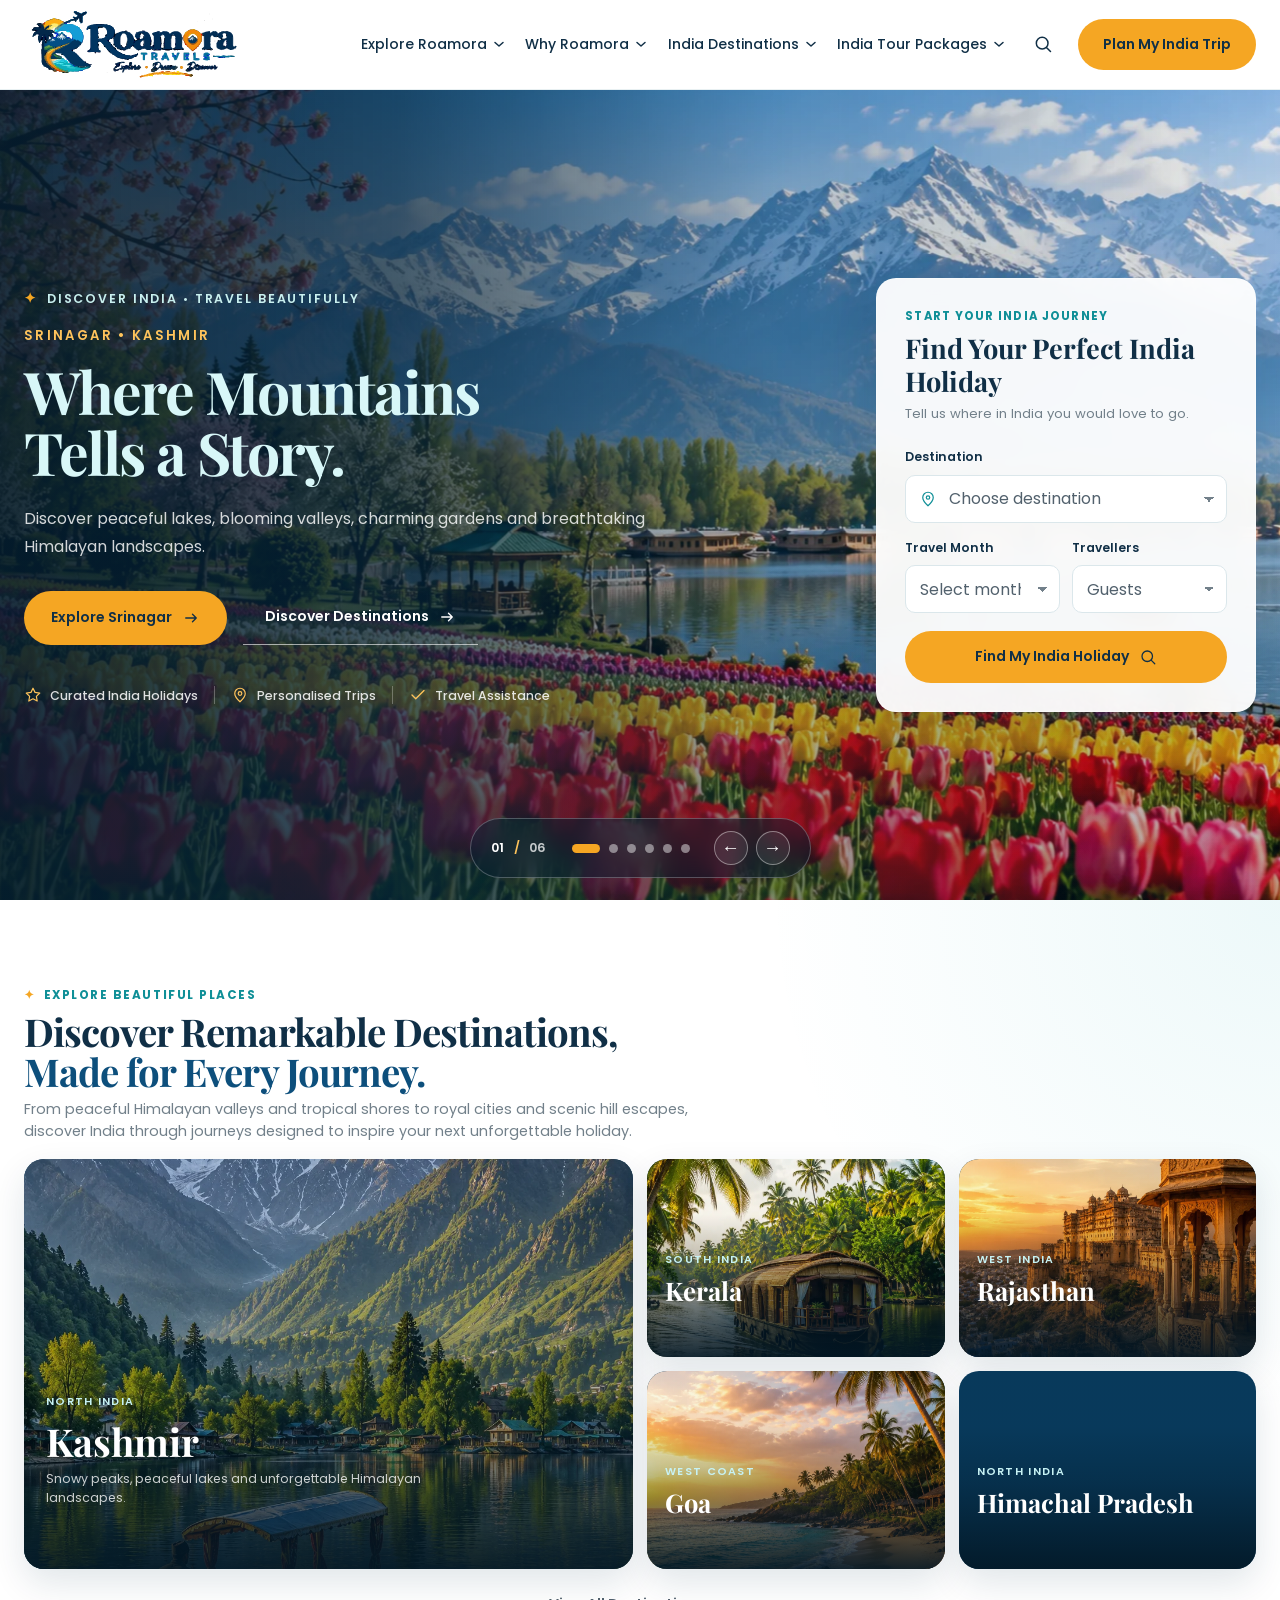
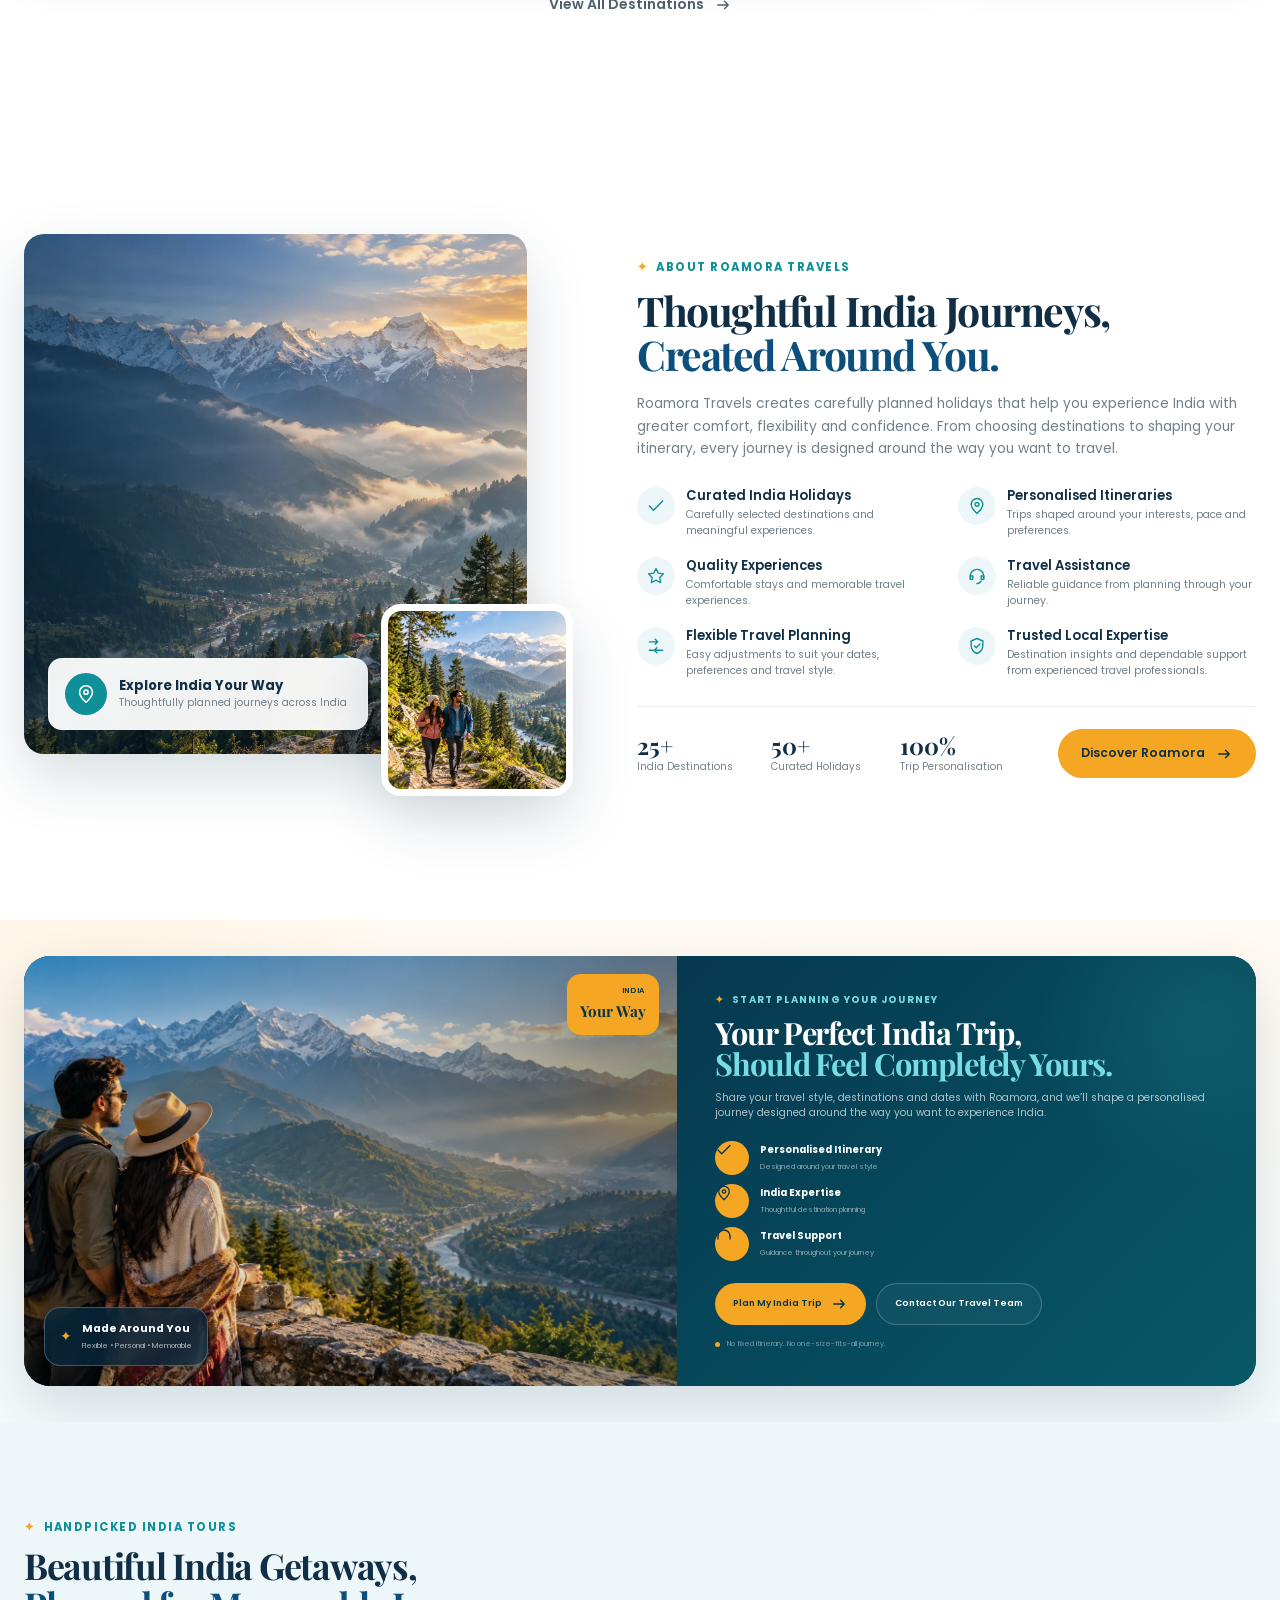
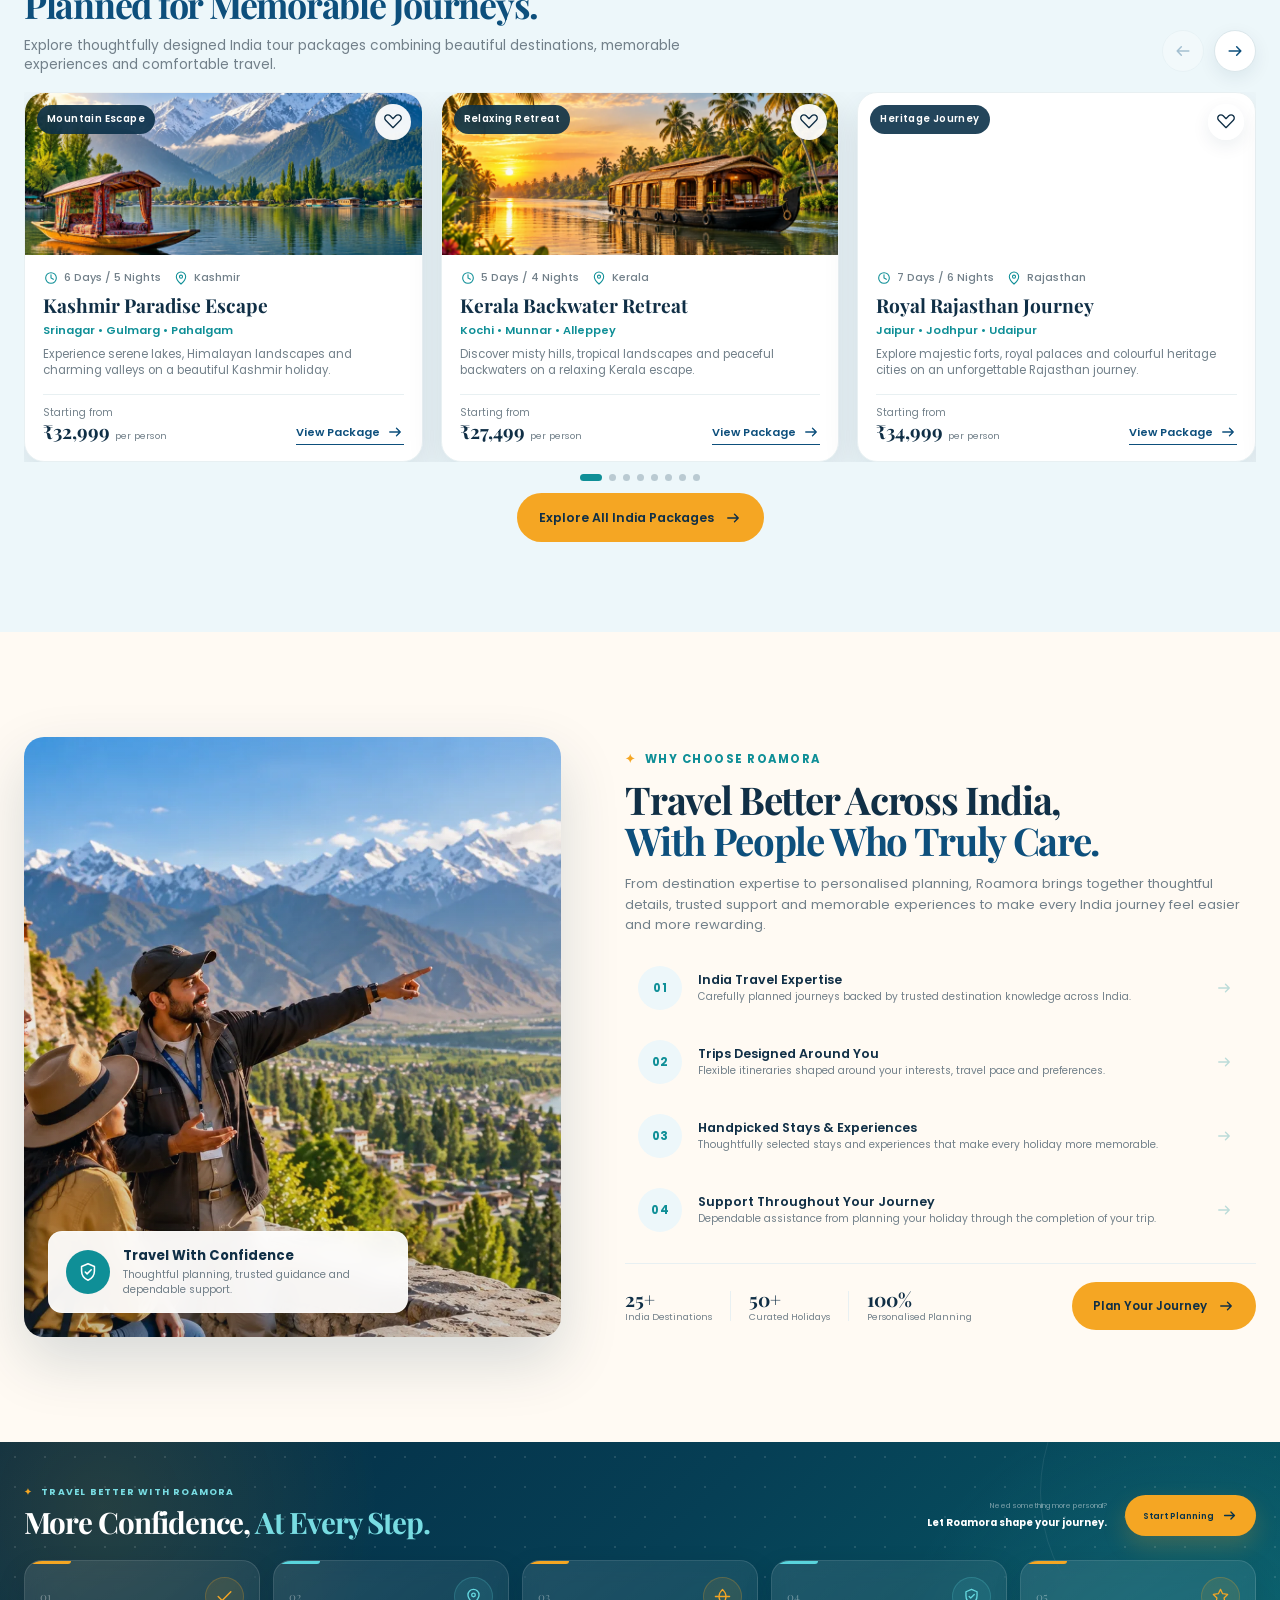
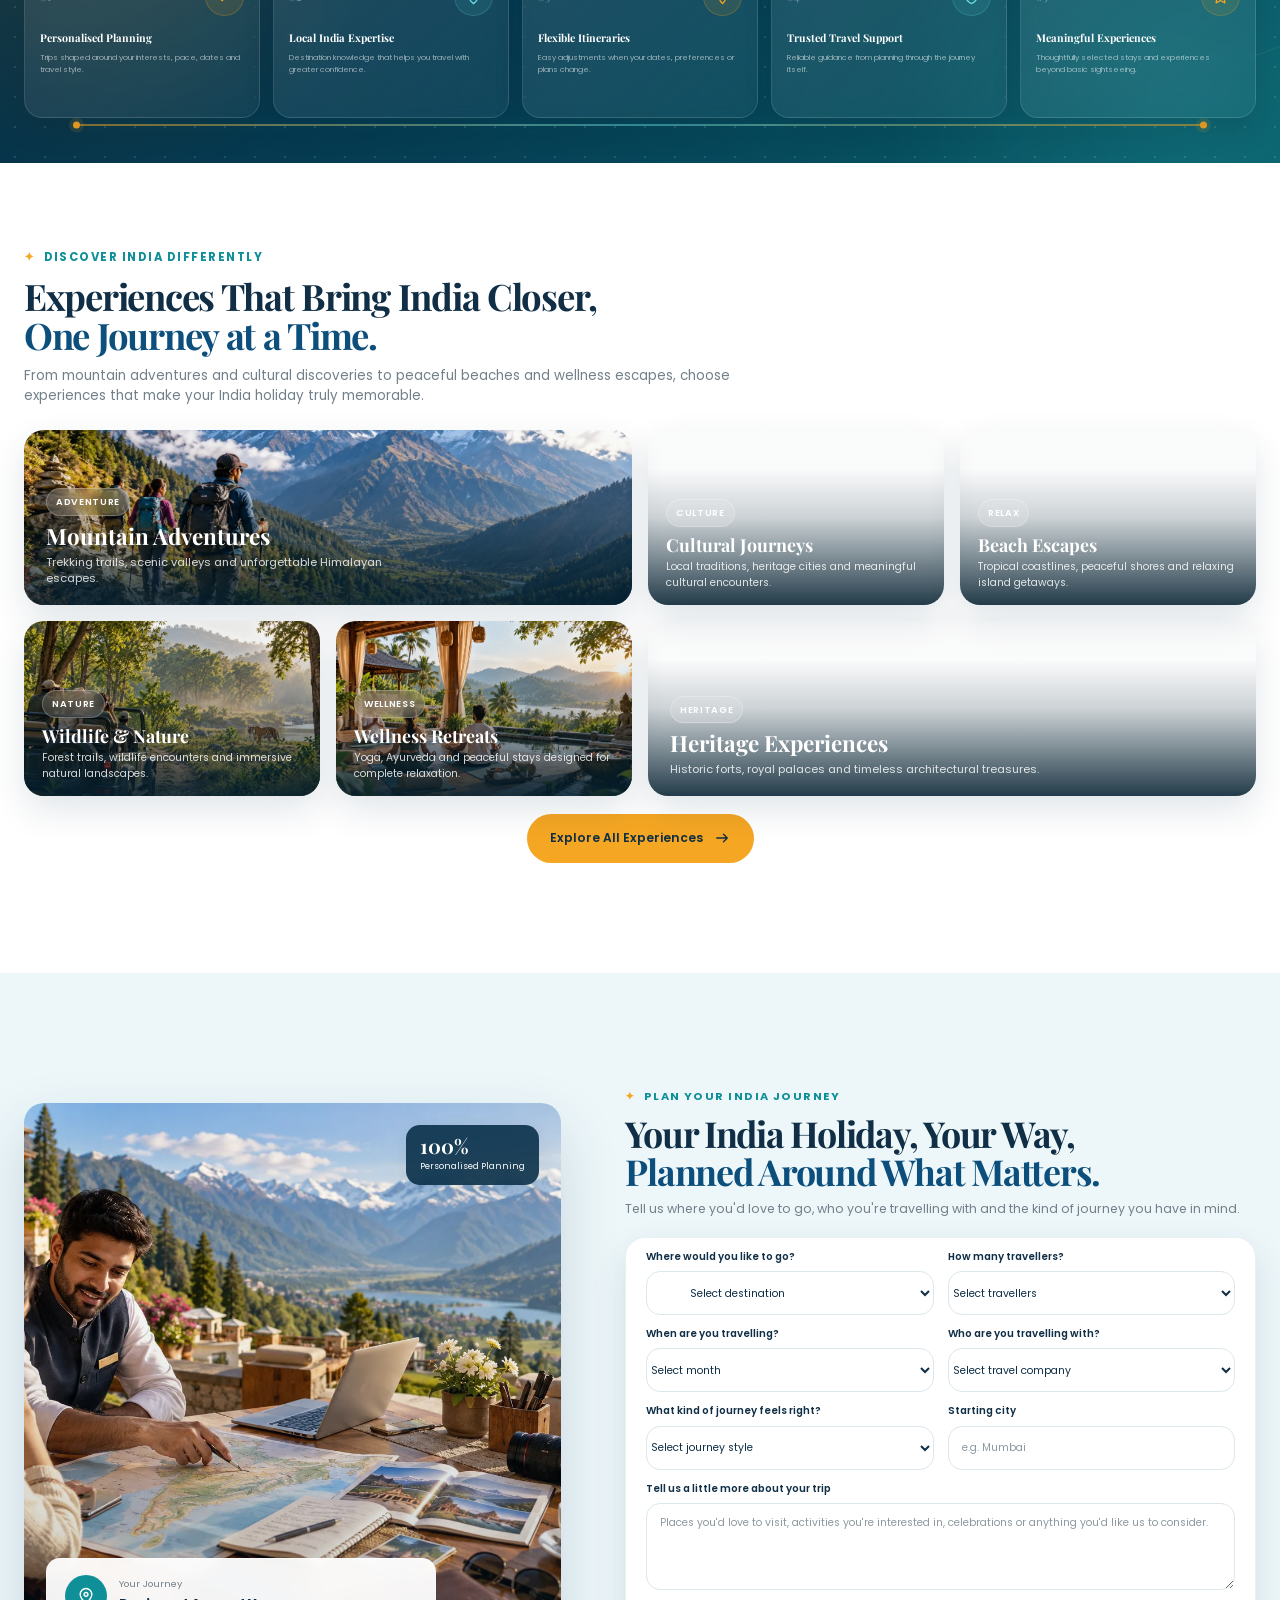
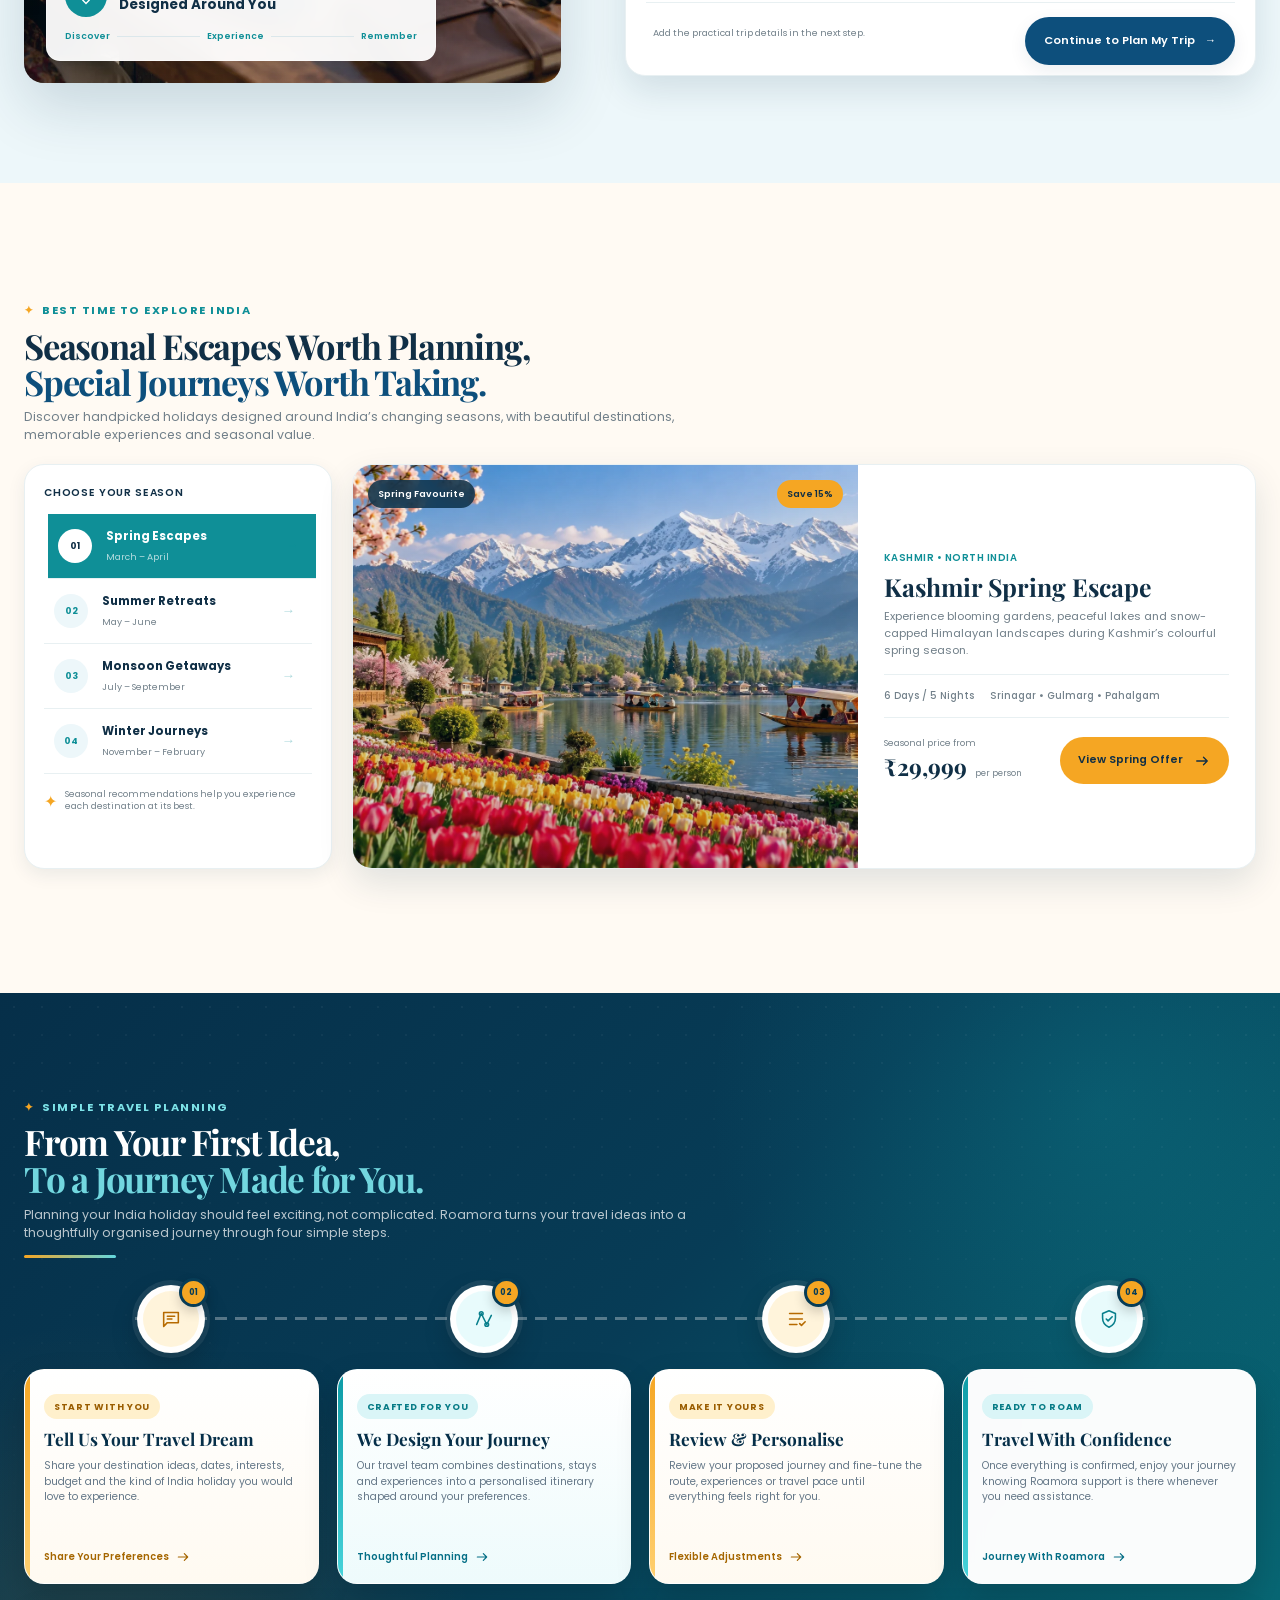
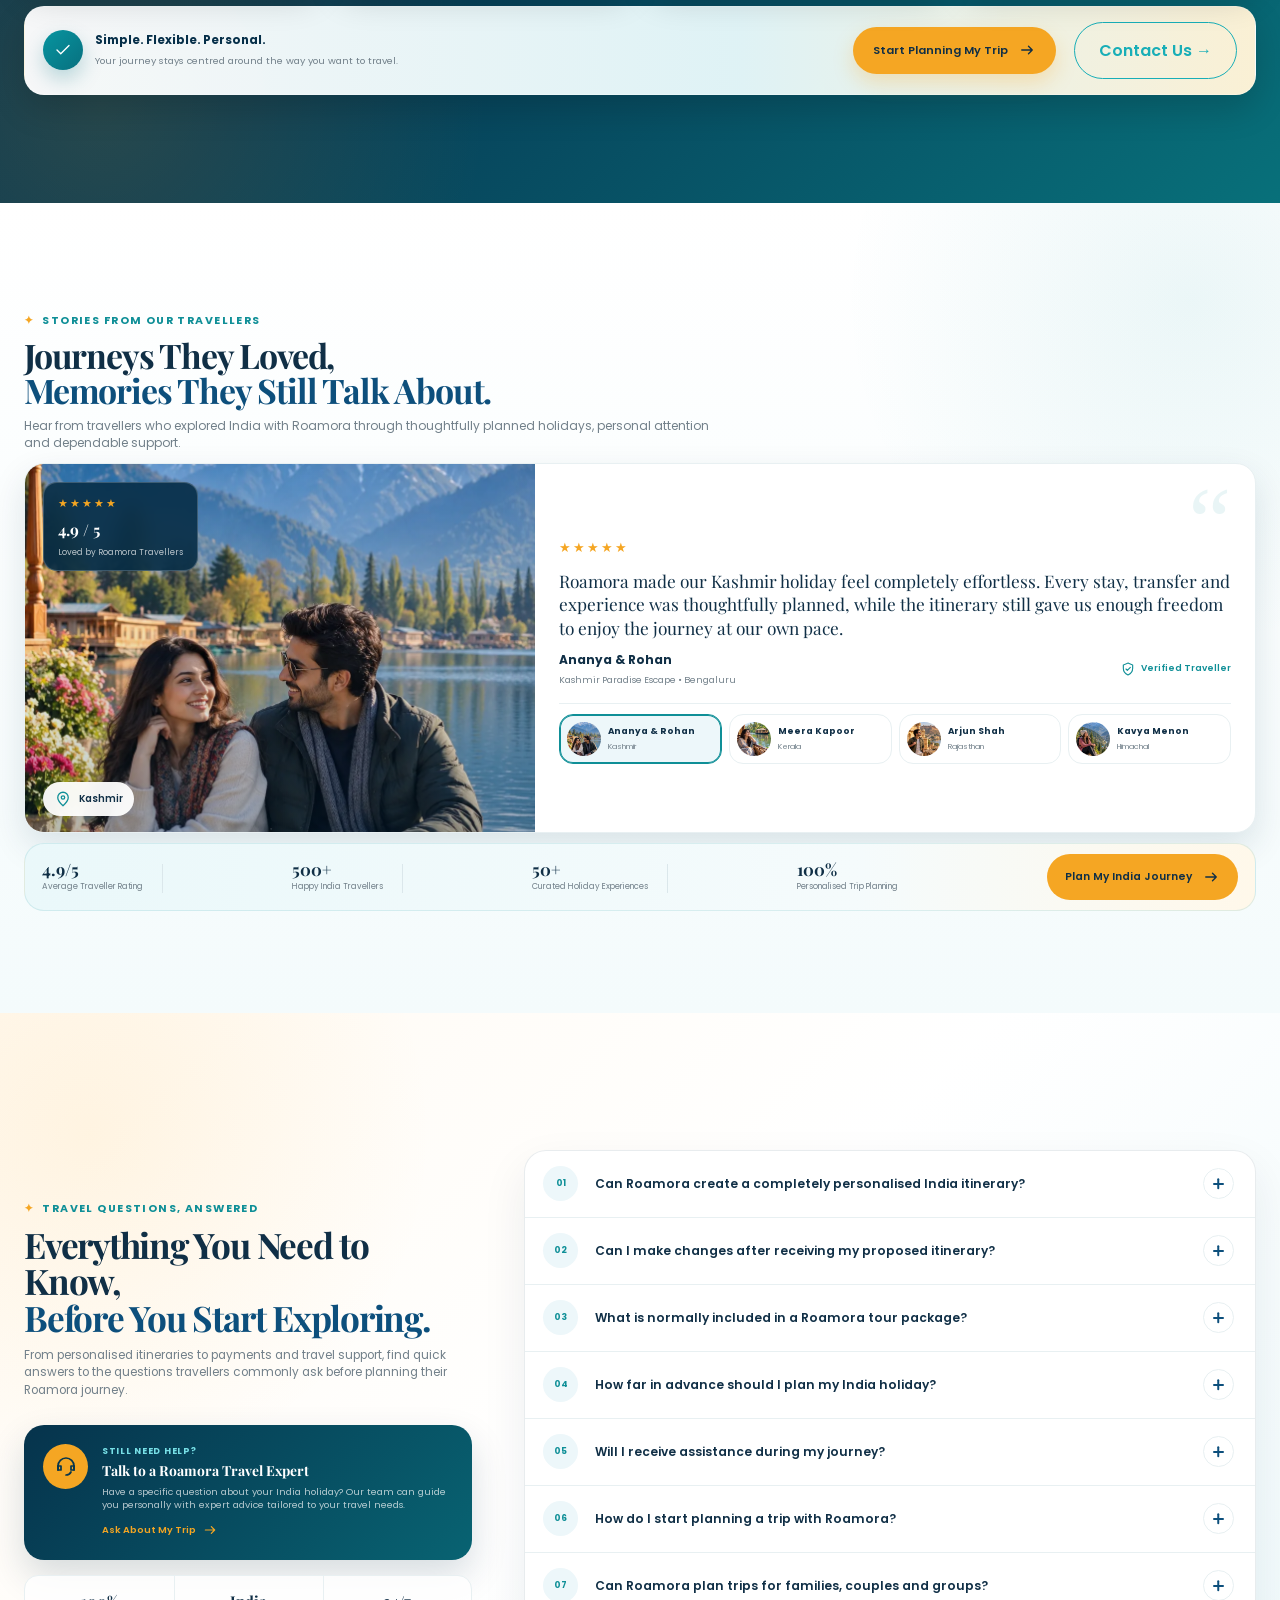
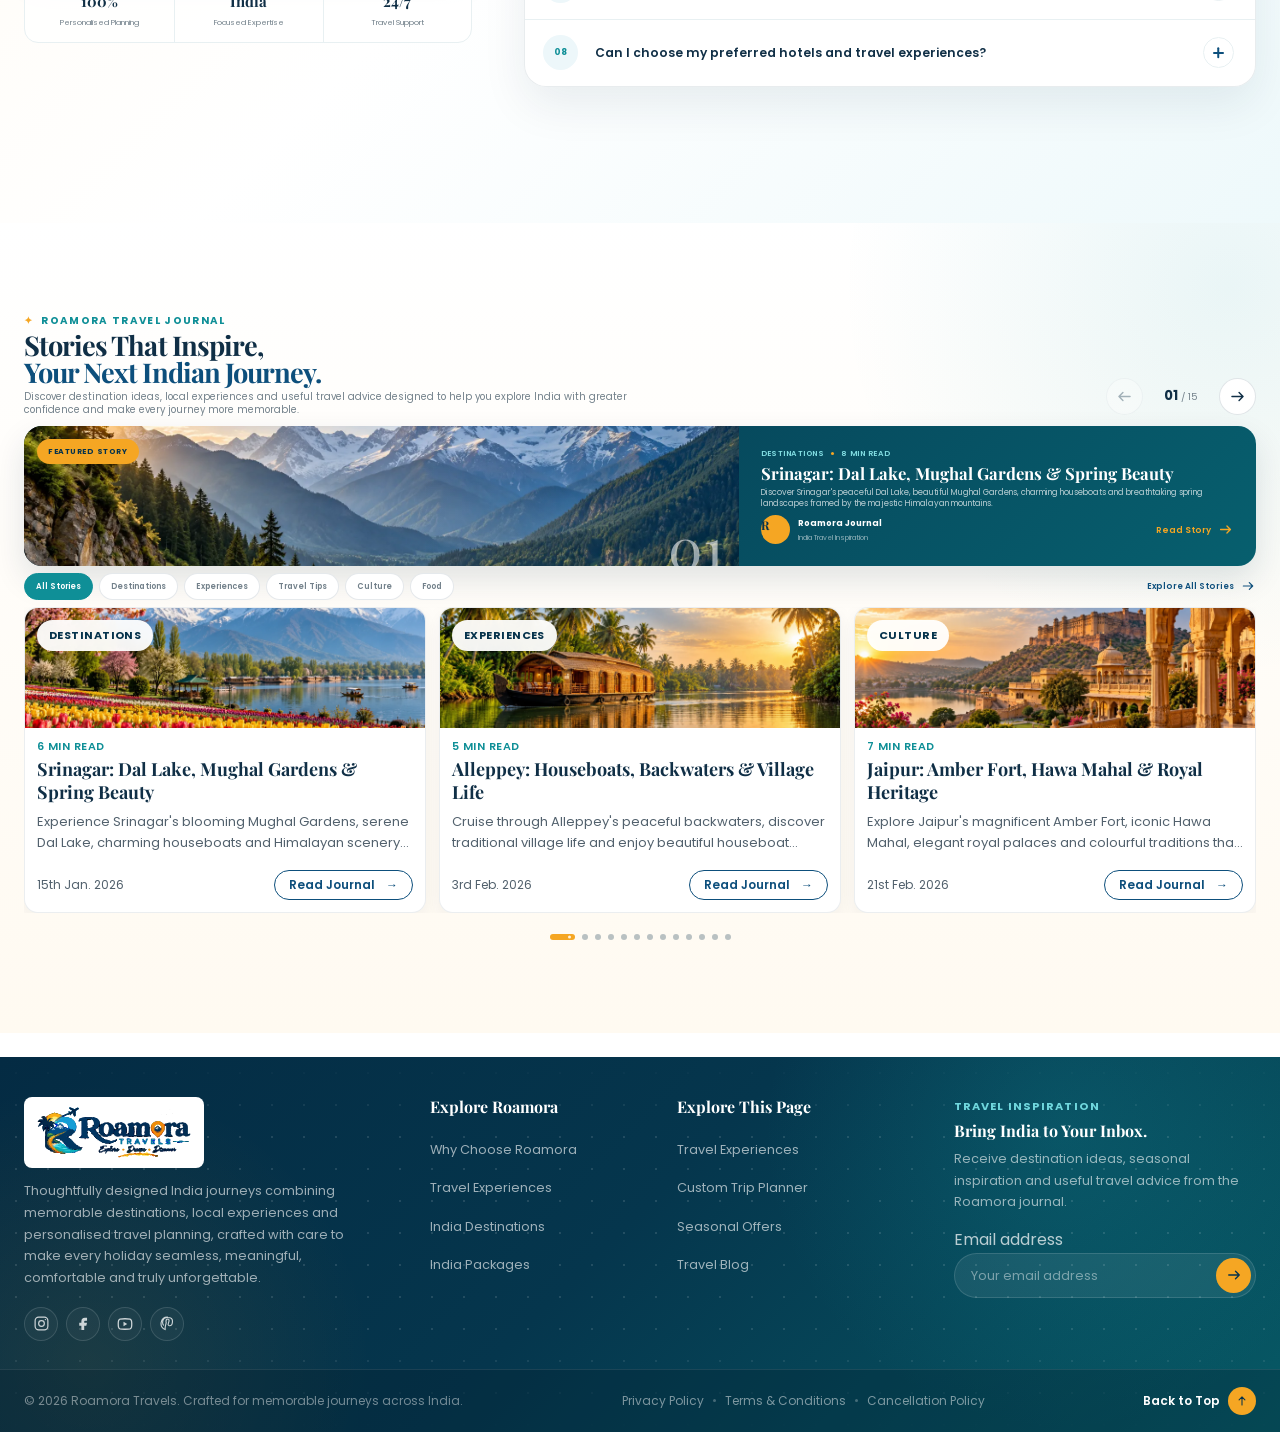
<file: index.html>
<!doctype html>
<html lang="en">
  <head>
    <!-- ==================================================
       BASIC META TAGS STARTED
  ================================================== -->
    <meta charset="UTF-8" />
    <meta name="viewport" content="width=device-width, initial-scale=1.0" />

    <title>India Tour Packages & Custom Trips | Roamora Travels</title>

    <!-- ==================================================
     HOMEPAGE SEO META DESCRIPTION STARTED
================================================== -->
    <meta
      name="description"
      content="Explore India tour packages and custom holidays with Roamora Travels. Discover beautiful destinations, personalised itineraries and memorable journeys."
    />
    <!-- ==================================================
     HOMEPAGE SEO META DESCRIPTION ENDED
================================================== -->

    <!-- ==================================================
       BASIC META TAGS ENDED
  ================================================== -->

    <!-- ==================================================
     SEARCH ENGINE INDEXING STARTED
================================================== -->
    <meta name="robots" content="index, follow" />
    <link
      rel="canonical"
      href="https://techglowsolutionsindia.github.io/roamora-travels/"
    />
    <meta
      property="og:url"
      content="https://techglowsolutionsindia.github.io/roamora-travels/"
    />
    <meta
      property="og:image"
      content="https://techglowsolutionsindia.github.io/roamora-travels/assets/images/blog/kashmir-spring-guide.webp"
    />
    <meta
      name="twitter:image"
      content="https://techglowsolutionsindia.github.io/roamora-travels/assets/images/blog/kashmir-spring-guide.webp"
    />
    <!-- ==================================================
     SEARCH ENGINE INDEXING ENDED
================================================== -->

    <!-- ==================================================
     HOMEPAGE OPEN GRAPH META TAGS STARTED
================================================== -->
    <meta property="og:type" content="website" />

    <meta
      property="og:title"
      content="India Tour Packages & Custom Trips | Roamora Travels"
    />

    <meta
      property="og:description"
      content="Explore beautiful destinations across India with personalised itineraries, curated tour packages and unforgettable travel experiences."
    />

    <meta property="og:site_name" content="Roamora Travels" />

    <meta property="og:locale" content="en_IN" />
    <!-- ==================================================
     HOMEPAGE OPEN GRAPH META TAGS ENDED
================================================== -->

    <!-- ==================================================
     HOMEPAGE TRAVEL AGENCY STRUCTURED DATA STARTED
================================================== -->
    <script type="application/ld+json">
      {
        "@context": "https://schema.org",
        "@type": "TravelAgency",
        "name": "Roamora Travels",
        "description": "Roamora Travels offers curated India tour packages, personalised holidays, custom itineraries and travel planning across India.",
        "areaServed": {
          "@type": "Country",
          "name": "India"
        }
      }
    </script>
    <!-- ==================================================
     HOMEPAGE TRAVEL AGENCY STRUCTURED DATA ENDED
================================================== -->

    <!-- ==================================================
     HOMEPAGE TWITTER META TAGS STARTED
================================================== -->
    <meta name="twitter:card" content="summary" />

    <meta
      name="twitter:title"
      content="India Tour Packages & Custom Trips | Roamora Travels"
    />

    <meta
      name="twitter:description"
      content="Discover India with Roamora Travels. Explore curated tour packages, personalised holidays and unforgettable travel experiences."
    />
    <!-- ==================================================
     HOMEPAGE TWITTER META TAGS ENDED
================================================== -->

    <!-- ==================================================
       FAVICON STARTED
  ================================================== -->
    <link
      rel="icon"
      type="image/svg+xml"
      href="assets/images/logo/favicon.svg"
    />
    <!-- ==================================================
       FAVICON ENDED
  ================================================== -->

    <!-- ==================================================
       GOOGLE FONTS STARTED
  ================================================== -->
    <link rel="preconnect" href="https://fonts.googleapis.com" />
    <link rel="preconnect" href="https://fonts.gstatic.com" crossorigin />
    <link
      href="https://fonts.googleapis.com/css2?family=Playfair+Display:wght@600;700&family=Poppins:wght@400;500;600;700&display=swap"
      rel="stylesheet"
    />
    <!-- ==================================================
       GOOGLE FONTS ENDED
  ================================================== -->

    <!-- ==================================================
       GLOBAL CSS STARTED
  ================================================== -->
    <link rel="stylesheet" href="assets/css/variables.css" />
    <link rel="stylesheet" href="assets/css/base.css" />
    <link rel="stylesheet" href="assets/css/layout.css" />
    <link rel="stylesheet" href="assets/css/components/typography.css" />
    <link rel="stylesheet" href="assets/css/header.css" />
    <link rel="stylesheet" href="assets/css/components/buttons.css" />
    <link rel="stylesheet" href="assets/css/footer.css" />
    <!-- ==================================================
       GLOBAL CSS ENDED
  ================================================== -->

    <!-- ==================================================
       HOMEPAGE CSS STARTED
  ================================================== -->
    <link rel="stylesheet" href="assets/css/pages/home.css" />
    <!-- ==================================================
       HOMEPAGE CSS ENDED
  ================================================== -->
  </head>

  <body>
    <!-- ==================================================
       WEBSITE CONTENT STARTED
  ================================================== -->

    <!-- ==================================================
         HEADER / NAVBAR STARTED
    ================================================== -->
    <header class="header" data-header>
      <div class="container header-container">
        <!-- ROAMORA LOGO STARTED -->
        <a
          href="./index.html"
          class="header-logo"
          aria-label="Roamora Travels home"
        >
          <img
            src="assets/images/logo/roamora-logo.svg"
            alt="Roamora Travels"
            loading="eager"
            decoding="async"
          />
        </a>
        <!-- ROAMORA LOGO ENDED -->

        <!-- DESKTOP NAVIGATION STARTED -->
        <nav class="navbar" aria-label="Main navigation" data-navbar>
          <ul class="navbar-list">
            <!-- Home Section Dropdown Started -->
            <!-- ==================================================
     HOME SECTIONS DROPDOWN STARTED
================================================== -->
            <li class="navbar-item has-dropdown">
              <button
                class="navbar-link dropdown-trigger"
                type="button"
                aria-expanded="false"
              >
                Explore Roamora

                <svg
                  width="12"
                  height="12"
                  viewBox="0 0 12 12"
                  aria-hidden="true"
                >
                  <path
                    d="M2 4.5L6 8L10 4.5"
                    fill="none"
                    stroke="currentColor"
                    stroke-width="1.5"
                    stroke-linecap="round"
                    stroke-linejoin="round"
                  />
                </svg>
              </button>

              <ul class="dropdown-menu">
                <li>
                  <a href="#popular-destinations"> Popular Destinations </a>
                </li>

                <li>
                  <a href="#about-roamora"> About Us </a>
                </li>

                <li>
                  <a href="#featured-packages"> Featured Packages </a>
                </li>
              </ul>
            </li>
            <!-- Home Section Dropdown End -->

            <!-- ==================================================
     WHY ROAMORA DROPDOWN STARTED
================================================== -->
            <li class="navbar-item has-dropdown">
              <button
                class="navbar-link dropdown-trigger"
                type="button"
                aria-expanded="false"
              >
                Why Roamora

                <svg
                  width="12"
                  height="12"
                  viewBox="0 0 12 12"
                  aria-hidden="true"
                >
                  <path
                    d="M2 4.5L6 8L10 4.5"
                    fill="none"
                    stroke="currentColor"
                    stroke-width="1.5"
                    stroke-linecap="round"
                    stroke-linejoin="round"
                  />
                </svg>
              </button>

              <ul class="dropdown-menu">
                <!-- Why Choose Roamora Link Started -->
                <li>
                  <a href="#why-roamora">Why Choose Roamora</a>
                </li>
                <!-- Why Choose Roamora Link Ended -->

                <!-- Travel Experiences Link Started -->
                <li>
                  <a href="#experiences">Travel Experiences</a>
                </li>
                <!-- Travel Experiences Link Ended -->

                <!-- Custom Trip Planner Link Started -->
                <li>
                  <a href="#custom-trip-planner">Custom Trip Planner</a>
                </li>
                <!-- Custom Trip Planner Link Ended -->

                <!-- Seasonal Offers Link Started -->
                <li>
                  <a href="#seasonal-offers">Seasonal Offers</a>
                </li>
                <!-- Seasonal Offers Link Ended -->

                <!-- How It Works Link Started -->
                <li>
                  <a href="#how-it-works">How It Works</a>
                </li>
                <!-- How It Works Link Ended -->

                <!-- Traveller Testimonials Link Started -->
                <li>
                  <a href="#traveller-testimonials">Traveller Testimonials</a>
                </li>
                <!-- Traveller Testimonials Link Ended -->

                <!-- FAQ Link Started -->
                <li>
                  <a href="#faq">FAQ</a>
                </li>
                <!-- FAQ Link Ended -->

                <!-- Travel Blog Link Started -->
                <li>
                  <a href="#travel-blog">Travel Blog</a>
                </li>
                <!-- Travel Blog Link Ended -->
              </ul>
            </li>
            <!-- ==================================================
     WHY ROAMORA DROPDOWN ENDED
================================================== -->

            <!-- India Destinations Dropdown Started -->
            <li class="navbar-item has-dropdown">
              <button
                class="navbar-link dropdown-trigger"
                type="button"
                aria-expanded="false"
              >
                India Destinations

                <svg
                  width="12"
                  height="12"
                  viewBox="0 0 12 12"
                  aria-hidden="true"
                >
                  <path
                    d="M2 4.5L6 8L10 4.5"
                    fill="none"
                    stroke="currentColor"
                    stroke-width="1.5"
                    stroke-linecap="round"
                    stroke-linejoin="round"
                  />
                </svg>
              </button>

              <!-- ==================================================
     CITY-BASED DESTINATION LINKS STARTED
================================================== -->
              <ul class="dropdown-menu">
                <li>
                  <a href="destinations.html#kashmir">Srinagar</a>
                </li>

                <li>
                  <a href="destinations.html#kerala">Alleppey</a>
                </li>

                <li>
                  <a href="destinations.html#rajasthan">Jaipur</a>
                </li>

                <li>
                  <a href="destinations.html#goa">Old Goa</a>
                </li>

                <li>
                  <a href="destinations.html#himachal-pradesh">Naggar</a>
                </li>

                <li>
                  <a href="destinations.html">All India Destinations</a>
                </li>
              </ul>
              <!-- ==================================================
     CITY-BASED DESTINATION LINKS ENDED
================================================== -->
            </li>
            <!-- India Destinations Dropdown Ended -->

            <!-- India Tour Packages Dropdown Started -->
            <li class="navbar-item has-dropdown">
              <button
                class="navbar-link dropdown-trigger"
                type="button"
                aria-expanded="false"
              >
                India Tour Packages

                <svg
                  width="12"
                  height="12"
                  viewBox="0 0 12 12"
                  aria-hidden="true"
                >
                  <path
                    d="M2 4.5L6 8L10 4.5"
                    fill="none"
                    stroke="currentColor"
                    stroke-width="1.5"
                    stroke-linecap="round"
                    stroke-linejoin="round"
                  />
                </svg>
              </button>

              <ul class="dropdown-menu">
                <li>
                  <a href="packages.html?filter=mountains#all-packages"
                    >Mountain Holidays</a
                  >
                </li>

                <li>
                  <a href="packages.html?filter=nature#all-packages"
                    >Nature Holidays</a
                  >
                </li>

                <li>
                  <a href="packages.html?filter=heritage#all-packages"
                    >Heritage Tours</a
                  >
                </li>

                <li>
                  <a href="packages.html?filter=islands#all-packages"
                    >Island Getaways</a
                  >
                </li>

                <li>
                  <a href="packages.html?filter=spiritual#all-packages"
                    >Spiritual Journeys</a
                  >
                </li>

                <li>
                  <a href="packages.html">All India Packages</a>
                </li>
              </ul>
            </li>
          </ul>
        </nav>
        <!-- DESKTOP NAVIGATION ENDED -->

        <!-- HEADER ACTIONS STARTED -->
        <div class="header-actions">
          <!-- ==================================================
     HEADER SEARCH BUTTON STARTED
================================================== -->
          <button
            class="header-search"
            type="button"
            aria-label="Search India destinations and tour packages"
            aria-expanded="false"
            aria-controls="roamora-search"
            data-search-open
          >
            <svg width="20" height="20" viewBox="0 0 24 24" aria-hidden="true">
              <circle
                cx="11"
                cy="11"
                r="7"
                fill="none"
                stroke="currentColor"
                stroke-width="1.8"
              />

              <path
                d="M16.5 16.5L21 21"
                fill="none"
                stroke="currentColor"
                stroke-width="1.8"
                stroke-linecap="round"
              />
            </svg>
          </button>
          <!-- ==================================================
     HEADER SEARCH BUTTON ENDED
================================================== -->

          <a
            href="index.html#custom-trip-planner"
            class="btn btn-accent header-cta"
          >
            Plan My India Trip
          </a>

          <button
            class="nav-toggle"
            type="button"
            aria-label="Open navigation menu"
            aria-expanded="false"
            data-nav-toggle
          >
            <span></span>
            <span></span>
            <span></span>
          </button>
        </div>
        <!-- HEADER ACTIONS ENDED -->
      </div>
    </header>

    <!-- ==================================================
         HEADER / NAVBAR ENDED
    ================================================== -->

    <!-- ==================================================
     ROAMORA SEARCH POPUP STARTED
================================================== -->

    <div
      class="roamora-search"
      id="roamora-search"
      data-search-modal
      aria-hidden="true"
    >
      <div class="roamora-search-backdrop" data-search-close></div>

      <div
        class="roamora-search-panel"
        role="dialog"
        aria-modal="true"
        aria-labelledby="roamora-search-title"
      >
        <!-- SEARCH HEADER STARTED -->

        <div class="roamora-search-header">
          <div>
            <span class="roamora-search-eyebrow">SEARCH ROAMORA</span>

            <h2 id="roamora-search-title">
              Where Would You
              <span>Like to Go?</span>
            </h2>
          </div>

          <button
            class="roamora-search-close"
            type="button"
            aria-label="Close search"
            data-search-close
          >
            ×
          </button>
        </div>

        <!-- SEARCH HEADER ENDED -->

        <!-- SEARCH FORM STARTED -->

        <form class="roamora-search-form" data-search-form>
          <div class="roamora-search-field">
            <svg width="21" height="21" viewBox="0 0 24 24" aria-hidden="true">
              <circle
                cx="11"
                cy="11"
                r="7"
                fill="none"
                stroke="currentColor"
                stroke-width="1.8"
              />

              <path
                d="M16.5 16.5L21 21"
                fill="none"
                stroke="currentColor"
                stroke-width="1.8"
                stroke-linecap="round"
              />
            </svg>

            <input
              type="search"
              placeholder="Search destinations, packages or experiences..."
              aria-label="Search Roamora"
              autocomplete="off"
              data-search-input
            />

            <button type="submit">
              Search
              <span aria-hidden="true">→</span>
            </button>
          </div>

          <p class="roamora-search-message" data-search-message></p>
        </form>

        <!-- SEARCH FORM ENDED -->

        <!-- QUICK SEARCH STARTED -->

        <div class="roamora-search-quick">
          <span>POPULAR SEARCHES</span>

          <div class="roamora-search-tags">
            <!-- ==================================================
     CITY-BASED POPULAR SEARCHES STARTED
================================================== -->
            <a href="destinations.html#kashmir">Srinagar</a>
            <a href="destinations.html#kerala">Alleppey</a>
            <a href="destinations.html#rajasthan">Jaipur</a>
            <a href="destinations.html#goa">Old Goa</a>
            <!-- ==================================================
     CITY-BASED POPULAR SEARCHES ENDED
================================================== -->
            <a href="packages.html?filter=mountains#all-packages"
              >Mountain Holidays</a
            >
            <a href="packages.html?filter=nature#all-packages"
              >Nature Holidays</a
            >
          </div>
        </div>

        <!-- QUICK SEARCH ENDED -->
      </div>
    </div>

    <!-- ==================================================
     ROAMORA SEARCH POPUP ENDED
================================================== -->

    <main id="home">
      <!-- ==================================================
           1. HERO SECTION STARTED
      ================================================== -->
      <section class="hero" aria-labelledby="hero-title">
        <!-- ==================================================
     HERO CINEMATIC BACKGROUND STARTED
================================================== -->
        <div class="hero-background" aria-hidden="true">
          <div class="hero-slides">
            <!-- SLIDE 01 — SRINAGAR -->
            <img
              src="assets/images/blog/kashmir-spring-guide.webp"
              alt=""
              class="hero-background-image hero-slide is-active"
              data-hero-slide="0"
              loading="eager"
              fetchpriority="high"
              decoding="async"
            />

            <!-- SLIDE 02 — ALLEPPEY -->
            <img
              src="assets/images/blog/kerala-houseboat.webp"
              alt=""
              class="hero-background-image hero-slide"
              data-hero-slide="1"
              loading="lazy"
              decoding="async"
            />

            <!-- SLIDE 03 — JAISALMER -->
            <img
              src="assets/images/blog/jaisalmer-desert-journey.webp"
              alt=""
              class="hero-background-image hero-slide"
              data-hero-slide="2"
              loading="lazy"
              decoding="async"
            />

            <!-- SLIDE 04 — MADURAI -->
            <img
              src="assets/images/blog/madurai-temple-heritage.webp"
              alt=""
              class="hero-background-image hero-slide"
              data-hero-slide="3"
              loading="lazy"
              decoding="async"
            />

            <!-- SLIDE 05 — VARANASI -->
            <img
              src="assets/images/blog/varanasi-sunrise.webp"
              alt=""
              class="hero-background-image hero-slide"
              data-hero-slide="4"
              loading="lazy"
              decoding="async"
            />

            <!-- SLIDE 06 — RISHIKESH -->
            <img
              src="assets/images/blog/uttarakhand-himalayan-retreat.webp"
              alt=""
              class="hero-background-image hero-slide"
              data-hero-slide="5"
              loading="lazy"
              decoding="async"
            />
          </div>

          <div class="hero-overlay"></div>
        </div>
        <!-- ==================================================
     HERO CINEMATIC BACKGROUND ENDED
================================================== -->

        <div class="container hero-container">
          <!-- HERO CONTENT STARTED -->
          <div class="hero-content">
            <span class="hero-eyebrow">
              <span class="hero-eyebrow-mark">✦</span>
              Discover India • Travel Beautifully
            </span>

            <!-- ==================================================
                 DYNAMIC CINEMATIC HERO CONTENT STARTED
            ================================================== -->

            <!-- PERMANENT SEO HOMEPAGE H1 STARTED -->
            <h1 class="home-seo-title">
              Discover India Tour Packages and Custom Holidays with Roamora
              Travels
            </h1>
            <!-- PERMANENT SEO HOMEPAGE H1 ENDED -->

            <!-- DYNAMIC HERO DESTINATION NAME STARTED -->
            <span class="hero-destination-name" data-hero-destination>
              SRINAGAR • KASHMIR
            </span>
            <!-- DYNAMIC HERO DESTINATION NAME ENDED -->

            <!-- DYNAMIC HERO TITLE STARTED -->
            <h2 class="hero-title" id="hero-title">
              <span class="hero-title-main" data-hero-title-main>
                Discover Beautiful India
              </span>
              <span class="hero-title-accent" data-hero-title-accent>
                With Roamora Travels.
              </span>
            </h2>
            <!-- DYNAMIC HERO TITLE ENDED -->

            <!-- DYNAMIC HERO DESCRIPTION STARTED -->
            <p class="hero-description" data-hero-description>
              Discover peaceful lakes, blooming valleys and breathtaking
              Himalayan landscapes.
            </p>
            <!-- DYNAMIC HERO DESCRIPTION ENDED -->

            <!-- DYNAMIC HERO ACTION BUTTONS STARTED -->
            <div class="hero-actions">
              <!-- DESTINATION-SPECIFIC CTA STARTED -->
              <a
                href="kashmir-spring.html"
                class="btn btn-accent"
                data-hero-destination-link
              >
                <span data-hero-destination-label> Explore Srinagar </span>

                <svg
                  width="18"
                  height="18"
                  viewBox="0 0 24 24"
                  aria-hidden="true"
                >
                  <path
                    d="M5 12H19M14 7L19 12L14 17"
                    fill="none"
                    stroke="currentColor"
                    stroke-width="1.8"
                    stroke-linecap="round"
                    stroke-linejoin="round"
                  />
                </svg>
              </a>
              <!-- DESTINATION-SPECIFIC CTA ENDED -->

              <!-- DISCOVER DESTINATIONS CTA STARTED -->
              <a href="destinations.html" class="hero-secondary-btn">
                Discover Destinations

                <svg
                  width="18"
                  height="18"
                  viewBox="0 0 24 24"
                  aria-hidden="true"
                >
                  <path
                    d="M5 12H19M14 7L19 12L14 17"
                    fill="none"
                    stroke="currentColor"
                    stroke-width="1.8"
                    stroke-linecap="round"
                    stroke-linejoin="round"
                  />
                </svg>
              </a>
              <!-- DISCOVER DESTINATIONS CTA ENDED -->
            </div>
            <!-- DYNAMIC HERO ACTION BUTTONS ENDED -->

            <!-- ==================================================
                 DYNAMIC CINEMATIC HERO CONTENT ENDED
            ================================================== -->

            <!-- HERO TRUST ITEMS STARTED -->
            <div class="hero-trust">
              <div class="hero-trust-item">
                <span class="hero-trust-icon">
                  <svg
                    width="18"
                    height="18"
                    viewBox="0 0 24 24"
                    aria-hidden="true"
                  >
                    <path
                      d="M12 3L14.7 8.5L21 9.4L16.5 13.8L17.6 20L12 17.1L6.4 20L7.5 13.8L3 9.4L9.3 8.5L12 3Z"
                      fill="none"
                      stroke="currentColor"
                      stroke-width="1.6"
                      stroke-linejoin="round"
                    />
                  </svg>
                </span>

                <span>Curated India Holidays</span>
              </div>

              <span class="hero-trust-divider"></span>

              <div class="hero-trust-item">
                <span class="hero-trust-icon">
                  <svg
                    width="18"
                    height="18"
                    viewBox="0 0 24 24"
                    aria-hidden="true"
                  >
                    <path
                      d="M12 21C16.5 17 19 13.7 19 10A7 7 0 1 0 5 10C5 13.7 7.5 17 12 21Z"
                      fill="none"
                      stroke="currentColor"
                      stroke-width="1.6"
                    />

                    <circle
                      cx="12"
                      cy="10"
                      r="2.4"
                      fill="none"
                      stroke="currentColor"
                      stroke-width="1.6"
                    />
                  </svg>
                </span>

                <span>Personalised Trips</span>
              </div>

              <span class="hero-trust-divider"></span>

              <div class="hero-trust-item">
                <span class="hero-trust-icon">
                  <svg
                    width="18"
                    height="18"
                    viewBox="0 0 24 24"
                    aria-hidden="true"
                  >
                    <path
                      d="M4 12L9 17L20 6"
                      fill="none"
                      stroke="currentColor"
                      stroke-width="1.8"
                      stroke-linecap="round"
                      stroke-linejoin="round"
                    />
                  </svg>
                </span>

                <span>Travel Assistance</span>
              </div>
            </div>
            <!-- HERO TRUST ITEMS ENDED -->
          </div>
          <!-- HERO CONTENT ENDED -->

          <!-- ==================================================
               CINEMATIC HERO SLIDER NAVIGATION STARTED
          ================================================== -->
          <div
            class="hero-slider-navigation"
            aria-label="Destination slideshow controls"
          >
            <!-- HERO SLIDE COUNTER STARTED -->
            <div class="hero-slide-counter" aria-live="off">
              <span data-hero-current>01</span>
              <span class="hero-slide-counter-divider">/</span>
              <span>06</span>
            </div>
            <!-- HERO SLIDE COUNTER ENDED -->

            <!-- HERO SLIDE INDICATORS STARTED -->
            <div
              class="hero-slide-indicators"
              role="group"
              aria-label="Choose a destination slide"
            >
              <button
                type="button"
                class="hero-slide-indicator is-active"
                data-hero-indicator="0"
                aria-label="Show Srinagar slide"
                aria-current="true"
              ></button>

              <button
                type="button"
                class="hero-slide-indicator"
                data-hero-indicator="1"
                aria-label="Show Alleppey slide"
              ></button>

              <button
                type="button"
                class="hero-slide-indicator"
                data-hero-indicator="2"
                aria-label="Show Jaisalmer slide"
              ></button>

              <button
                type="button"
                class="hero-slide-indicator"
                data-hero-indicator="3"
                aria-label="Show Madurai slide"
              ></button>

              <button
                type="button"
                class="hero-slide-indicator"
                data-hero-indicator="4"
                aria-label="Show Varanasi slide"
              ></button>

              <button
                type="button"
                class="hero-slide-indicator"
                data-hero-indicator="5"
                aria-label="Show Rishikesh slide"
              ></button>
            </div>
            <!-- HERO SLIDE INDICATORS ENDED -->

            <!-- HERO SLIDER ARROWS STARTED -->
            <div class="hero-slider-arrows">
              <button
                type="button"
                class="hero-slider-arrow"
                data-hero-prev
                aria-label="Previous destination"
              >
                <span aria-hidden="true">←</span>
              </button>

              <button
                type="button"
                class="hero-slider-arrow"
                data-hero-next
                aria-label="Next destination"
              >
                <span aria-hidden="true">→</span>
              </button>
            </div>
            <!-- HERO SLIDER ARROWS ENDED -->
          </div>
          <!-- ==================================================
               CINEMATIC HERO SLIDER NAVIGATION ENDED
          ================================================== -->

          <!-- HERO SEARCH CARD STARTED -->
          <div class="hero-search-card">
            <div class="hero-search-heading">
              <span>Start Your India Journey</span>

              <h2>Find Your Perfect India Holiday</h2>

              <p>Tell us where in India you would love to go.</p>
            </div>

            <form class="hero-search-form" action="packages.html">
              <div class="hero-search-field">
                <label for="hero-destination"> Destination </label>

                <div class="hero-field-control">
                  <svg
                    width="18"
                    height="18"
                    viewBox="0 0 24 24"
                    aria-hidden="true"
                  >
                    <path
                      d="M12 21C16.5 17 19 13.7 19 10A7 7 0 1 0 5 10C5 13.7 7.5 17 12 21Z"
                      fill="none"
                      stroke="currentColor"
                      stroke-width="1.6"
                    />

                    <circle
                      cx="12"
                      cy="10"
                      r="2.3"
                      fill="none"
                      stroke="currentColor"
                      stroke-width="1.6"
                    />
                  </svg>

                  <select id="hero-destination" name="destination">
                    <option value="">Choose destination</option>
                    <option value="kashmir">Kashmir</option>
                    <option value="kerala">Kerala</option>
                    <option value="rajasthan">Rajasthan</option>
                    <option value="goa">Goa</option>
                    <option value="himachal-pradesh">Himachal Pradesh</option>
                    <option value="uttarakhand">Uttarakhand</option>
                    <option value="sikkim">Sikkim</option>
                    <option value="meghalaya">Meghalaya</option>
                    <option value="andaman-nicobar">Andaman & Nicobar</option>
                    <option value="tamil-nadu">Tamil Nadu</option>
                  </select>
                </div>
              </div>

              <div class="hero-search-row">
                <div class="hero-search-field">
                  <label for="hero-month"> Travel Month </label>

                  <select id="hero-month" name="month">
                    <option value="">Select month</option>
                    <option>January</option>
                    <option>February</option>
                    <option>March</option>
                    <option>April</option>
                    <option>May</option>
                    <option>June</option>
                    <option>July</option>
                    <option>August</option>
                    <option>September</option>
                    <option>October</option>
                    <option>November</option>
                    <option>December</option>
                  </select>
                </div>

                <div class="hero-search-field">
                  <label for="hero-travellers"> Travellers </label>

                  <select id="hero-travellers" name="travellers">
                    <option value="">Guests</option>
                    <option value="1">1 Traveller</option>
                    <option value="2">2 Travellers</option>
                    <option value="3">3 Travellers</option>
                    <option value="4">4 Travellers</option>
                    <option value="5+">5+ Travellers</option>
                  </select>
                </div>
              </div>

              <button type="submit" class="btn btn-accent hero-search-btn">
                Find My India Holiday

                <svg
                  width="18"
                  height="18"
                  viewBox="0 0 24 24"
                  aria-hidden="true"
                >
                  <circle
                    cx="11"
                    cy="11"
                    r="7"
                    fill="none"
                    stroke="currentColor"
                    stroke-width="1.7"
                  />

                  <path
                    d="M16.5 16.5L21 21"
                    fill="none"
                    stroke="currentColor"
                    stroke-width="1.7"
                    stroke-linecap="round"
                  />
                </svg>
              </button>
            </form>
          </div>
          <!-- HERO SEARCH CARD ENDED -->
        </div>
      </section>
      <!-- ==================================================
           1. HERO SECTION ENDED
      ================================================== -->

      <!-- ==================================================
           2. POPULAR DESTINATIONS SECTION STARTED
      ================================================== -->
      <section
        id="popular-destinations"
        class="popular-destinations section"
        aria-labelledby="popular-destinations-title"
      >
        <div class="container popular-destinations-container">
          <!-- Section Heading Started -->
          <div class="popular-destinations-heading">
            <span class="section-eyebrow">
              <span>✦</span>
              Explore Beautiful Places
            </span>

            <h2 class="section-title" id="popular-destinations-title">
              Discover Remarkable Destinations,
              <span>Made for Every Journey.</span>
            </h2>

            <p class="section-description">
              From peaceful Himalayan valleys and tropical shores to royal
              cities and scenic hill escapes, discover India through journeys
              designed to inspire your next unforgettable holiday.
            </p>
          </div>
          <!-- Section Heading Ended -->

          <!-- Destination Grid Started -->
          <div class="destination-grid">
            <!-- Kashmir Card Started -->
            <article class="destination-card destination-card-large">
              <a
                href="destinations.html#kashmir"
                class="destination-card-link"
                aria-label="Explore Kashmir"
              >
                <img
                  src="assets/images/destinations/kashmir.webp"
                  alt="Scenic Kashmir lake with a shikara boat and snow-covered Himalayan mountains"
                  class="destination-card-image"
                  loading="lazy"
                  decoding="async"
                />

                <div class="destination-card-overlay"></div>

                <div class="destination-card-content">
                  <span class="destination-card-location"> North India </span>

                  <h3>Kashmir</h3>

                  <p>
                    Snowy peaks, peaceful lakes and unforgettable Himalayan
                    landscapes.
                  </p>

                  <span class="destination-card-action">
                    Explore Destination

                    <svg
                      width="18"
                      height="18"
                      viewBox="0 0 24 24"
                      aria-hidden="true"
                    >
                      <path
                        d="M5 12H19M14 7L19 12L14 17"
                        fill="none"
                        stroke="currentColor"
                        stroke-width="1.8"
                        stroke-linecap="round"
                        stroke-linejoin="round"
                      />
                    </svg>
                  </span>
                </div>
              </a>
            </article>
            <!-- Kashmir Card Ended -->

            <!-- Kerala Card Started -->
            <article class="destination-card">
              <a
                href="destinations.html#kerala"
                class="destination-card-link"
                aria-label="Explore Kerala"
              >
                <img
                  src="assets/images/destinations/kerala.webp"
                  alt="Traditional Kerala houseboat sailing through tropical backwaters"
                  class="destination-card-image"
                  loading="lazy"
                  decoding="async"
                />

                <div class="destination-card-overlay"></div>

                <div class="destination-card-content">
                  <span class="destination-card-location"> South India </span>

                  <h3>Kerala</h3>

                  <p>
                    Lush backwaters, tropical landscapes and relaxing escapes.
                  </p>

                  <span class="destination-card-action">
                    Explore Destination

                    <svg
                      width="18"
                      height="18"
                      viewBox="0 0 24 24"
                      aria-hidden="true"
                    >
                      <path
                        d="M5 12H19M14 7L19 12L14 17"
                        fill="none"
                        stroke="currentColor"
                        stroke-width="1.8"
                        stroke-linecap="round"
                        stroke-linejoin="round"
                      />
                    </svg>
                  </span>
                </div>
              </a>
            </article>
            <!-- Kerala Card Ended -->

            <!-- Rajasthan Card Started -->
            <article class="destination-card">
              <a
                href="destinations.html#rajasthan"
                class="destination-card-link"
                aria-label="Explore Rajasthan"
              >
                <img
                  src="assets/images/destinations/rajasthan.webp"
                  alt="Historic Rajasthan palace and fort glowing during golden hour"
                  class="destination-card-image"
                  loading="lazy"
                  decoding="async"
                />

                <div class="destination-card-overlay"></div>

                <div class="destination-card-content">
                  <span class="destination-card-location"> West India </span>

                  <h3>Rajasthan</h3>

                  <p>
                    Royal palaces, timeless heritage and vibrant cultural charm.
                  </p>

                  <span class="destination-card-action">
                    Explore Destination

                    <svg
                      width="18"
                      height="18"
                      viewBox="0 0 24 24"
                      aria-hidden="true"
                    >
                      <path
                        d="M5 12H19M14 7L19 12L14 17"
                        fill="none"
                        stroke="currentColor"
                        stroke-width="1.8"
                        stroke-linecap="round"
                        stroke-linejoin="round"
                      />
                    </svg>
                  </span>
                </div>
              </a>
            </article>
            <!-- Rajasthan Card Ended -->

            <!-- Goa Card Started -->
            <article class="destination-card">
              <a
                href="destinations.html#goa"
                class="destination-card-link"
                aria-label="Explore Goa"
              >
                <img
                  src="assets/images/destinations/goa.webp"
                  alt="Tropical Goa beach with palm trees and turquoise sea at sunset"
                  class="destination-card-image"
                  loading="lazy"
                  decoding="async"
                />

                <div class="destination-card-overlay"></div>

                <div class="destination-card-content">
                  <span class="destination-card-location"> West Coast </span>

                  <h3>Goa</h3>

                  <p>
                    Golden beaches, coastal sunsets and laid-back holiday vibes.
                  </p>

                  <span class="destination-card-action">
                    Explore Destination

                    <svg
                      width="18"
                      height="18"
                      viewBox="0 0 24 24"
                      aria-hidden="true"
                    >
                      <path
                        d="M5 12H19M14 7L19 12L14 17"
                        fill="none"
                        stroke="currentColor"
                        stroke-width="1.8"
                        stroke-linecap="round"
                        stroke-linejoin="round"
                      />
                    </svg>
                  </span>
                </div>
              </a>
            </article>
            <!-- Goa Card Ended -->

            <!-- Himachal Pradesh Card Started -->
            <article class="destination-card">
              <a
                href="destinations.html#himachal-pradesh"
                class="destination-card-link"
                aria-label="Explore Himachal Pradesh"
              >
                <img
                  src="assets/images/destinations/himachal-pradesh.webp"
                  alt="Himachal Pradesh mountain valley with snow peaks and winding scenic road"
                  class="destination-card-image"
                  loading="lazy"
                  decoding="async"
                />

                <div class="destination-card-overlay"></div>

                <div class="destination-card-content">
                  <span class="destination-card-location"> North India </span>

                  <h3>Himachal Pradesh</h3>

                  <p>
                    Mountain roads, alpine valleys and refreshing hill escapes.
                  </p>

                  <span class="destination-card-action">
                    Explore Destination

                    <svg
                      width="18"
                      height="18"
                      viewBox="0 0 24 24"
                      aria-hidden="true"
                    >
                      <path
                        d="M5 12H19M14 7L19 12L14 17"
                        fill="none"
                        stroke="currentColor"
                        stroke-width="1.8"
                        stroke-linecap="round"
                        stroke-linejoin="round"
                      />
                    </svg>
                  </span>
                </div>
              </a>
            </article>
            <!-- Himachal Pradesh Card Ended -->
          </div>
          <!-- Destination Grid Ended -->

          <!-- Section Action Started -->
          <div class="popular-destinations-action">
            <a href="destinations.html" class="btn btn-outline-primary">
              View All Destinations

              <svg
                width="18"
                height="18"
                viewBox="0 0 24 24"
                aria-hidden="true"
              >
                <path
                  d="M5 12H19M14 7L19 12L14 17"
                  fill="none"
                  stroke="currentColor"
                  stroke-width="1.8"
                  stroke-linecap="round"
                  stroke-linejoin="round"
                />
              </svg>
            </a>
          </div>
          <!-- Section Action Ended -->
        </div>
      </section>
      <!-- ==================================================
           2. POPULAR DESTINATIONS SECTION ENDED
      ================================================== -->

      <!-- ==================================================
           3. ABOUT ROAMORA SECTION STARTED
      ================================================== -->
      <section
        id="about-roamora"
        class="about-roamora"
        aria-labelledby="about-roamora-title"
      >
        <div class="container about-roamora-container">
          <!-- ==================================================
               ABOUT ROAMORA IMAGE AREA STARTED
          ================================================== -->
          <div class="about-roamora-visual">
            <div class="about-roamora-image">
              <img
                src="assets/images/about/about-page-hero.webp"
                alt="Travellers enjoying a scenic Indian mountain journey with Roamora Travels"
                loading="lazy"
                decoding="async"
              />

              <div class="about-roamora-image-overlay"></div>

              <div class="about-roamora-image-card">
                <span class="about-roamora-image-icon">
                  <svg
                    width="22"
                    height="22"
                    viewBox="0 0 24 24"
                    aria-hidden="true"
                  >
                    <path
                      d="M12 21C16.5 17 19 13.7 19 10A7 7 0 1 0 5 10C5 13.7 7.5 17 12 21Z"
                      fill="none"
                      stroke="currentColor"
                      stroke-width="1.7"
                    />

                    <circle
                      cx="12"
                      cy="10"
                      r="2.3"
                      fill="none"
                      stroke="currentColor"
                      stroke-width="1.7"
                    />
                  </svg>
                </span>

                <div>
                  <strong>Explore India Your Way</strong>
                  <span>Thoughtfully planned journeys across India</span>
                </div>
              </div>
            </div>

            <div class="about-roamora-small-image">
              <img
                src="assets/images/about/about-page-story.webp"
                alt="Indian travel landscape with mountains and scenic road"
                loading="lazy"
                decoding="async"
              />
            </div>
          </div>
          <!-- ==================================================
               ABOUT ROAMORA IMAGE AREA ENDED
          ================================================== -->

          <!-- ==================================================
               ABOUT ROAMORA CONTENT AREA STARTED
          ================================================== -->
          <div class="about-roamora-content">
            <span class="about-roamora-eyebrow">
              <span>✦</span>
              About Roamora Travels
            </span>

            <h2 class="about-roamora-title" id="about-roamora-title">
              Thoughtful India Journeys,
              <span>Created Around You.</span>
            </h2>

            <p class="about-roamora-description">
              Roamora Travels creates carefully planned holidays that help you
              experience India with greater comfort, flexibility and confidence.
              From choosing destinations to shaping your itinerary, every
              journey is designed around the way you want to travel.
            </p>

            <!-- ==================================================
     ABOUT ROAMORA FEATURES STARTED
================================================== -->
            <div class="about-roamora-features">
              <!-- Curated India Holidays Started -->
              <div class="about-roamora-feature">
                <span class="about-roamora-feature-icon">
                  <svg
                    width="20"
                    height="20"
                    viewBox="0 0 24 24"
                    aria-hidden="true"
                  >
                    <path
                      d="M4 12L9 17L20 6"
                      fill="none"
                      stroke="currentColor"
                      stroke-width="1.8"
                      stroke-linecap="round"
                      stroke-linejoin="round"
                    />
                  </svg>
                </span>

                <div>
                  <h3>Curated India Holidays</h3>
                  <p>
                    Carefully selected destinations and meaningful experiences.
                  </p>
                </div>
              </div>
              <!-- Curated India Holidays Ended -->

              <!-- Personalised Itineraries Started -->
              <div class="about-roamora-feature">
                <span class="about-roamora-feature-icon">
                  <svg
                    width="20"
                    height="20"
                    viewBox="0 0 24 24"
                    aria-hidden="true"
                  >
                    <path
                      d="M12 21C16.5 17 19 13.7 19 10A7 7 0 1 0 5 10C5 13.7 7.5 17 12 21Z"
                      fill="none"
                      stroke="currentColor"
                      stroke-width="1.7"
                    />

                    <circle
                      cx="12"
                      cy="10"
                      r="2.3"
                      fill="none"
                      stroke="currentColor"
                      stroke-width="1.7"
                    />
                  </svg>
                </span>

                <div>
                  <h3>Personalised Itineraries</h3>
                  <p>
                    Trips shaped around your interests, pace and preferences.
                  </p>
                </div>
              </div>
              <!-- Personalised Itineraries Ended -->

              <!-- Quality Experiences Started -->
              <div class="about-roamora-feature">
                <span class="about-roamora-feature-icon">
                  <svg
                    width="20"
                    height="20"
                    viewBox="0 0 24 24"
                    aria-hidden="true"
                  >
                    <path
                      d="M12 3L14.7 8.5L21 9.4L16.5 13.8L17.6 20L12 17.1L6.4 20L7.5 13.8L3 9.4L9.3 8.5L12 3Z"
                      fill="none"
                      stroke="currentColor"
                      stroke-width="1.6"
                      stroke-linejoin="round"
                    />
                  </svg>
                </span>

                <div>
                  <h3>Quality Experiences</h3>
                  <p>Comfortable stays and memorable travel experiences.</p>
                </div>
              </div>
              <!-- Quality Experiences Ended -->

              <!-- Travel Assistance Started -->
              <div class="about-roamora-feature">
                <span class="about-roamora-feature-icon">
                  <svg
                    width="20"
                    height="20"
                    viewBox="0 0 24 24"
                    aria-hidden="true"
                  >
                    <path
                      d="M4 12A8 8 0 0 1 20 12"
                      fill="none"
                      stroke="currentColor"
                      stroke-width="1.7"
                      stroke-linecap="round"
                    />

                    <path
                      d="M4 12V16M20 12V16"
                      fill="none"
                      stroke="currentColor"
                      stroke-width="1.7"
                      stroke-linecap="round"
                    />

                    <path
                      d="M4 16H7V12H4ZM17 12H20V16H17Z"
                      fill="none"
                      stroke="currentColor"
                      stroke-width="1.7"
                      stroke-linejoin="round"
                    />

                    <path
                      d="M17 18C16 20 14.3 21 12 21"
                      fill="none"
                      stroke="currentColor"
                      stroke-width="1.7"
                      stroke-linecap="round"
                    />
                  </svg>
                </span>

                <div>
                  <h3>Travel Assistance</h3>
                  <p>Reliable guidance from planning through your journey.</p>
                </div>
              </div>
              <!-- Travel Assistance Ended -->

              <!-- Flexible Travel Planning Started -->
              <div class="about-roamora-feature">
                <span class="about-roamora-feature-icon">
                  <svg
                    width="20"
                    height="20"
                    viewBox="0 0 24 24"
                    aria-hidden="true"
                  >
                    <path
                      d="M4 7H14M4 17H20M14 7L11 4M14 7L11 10M10 17L13 14M10 17L13 20"
                      fill="none"
                      stroke="currentColor"
                      stroke-width="1.7"
                      stroke-linecap="round"
                      stroke-linejoin="round"
                    />
                  </svg>
                </span>

                <div>
                  <h3>Flexible Travel Planning</h3>
                  <p>
                    Easy adjustments to suit your dates, preferences and travel
                    style.
                  </p>
                </div>
              </div>
              <!-- Flexible Travel Planning Ended -->

              <!-- Trusted Local Expertise Started -->
              <div class="about-roamora-feature">
                <span class="about-roamora-feature-icon">
                  <svg
                    width="20"
                    height="20"
                    viewBox="0 0 24 24"
                    aria-hidden="true"
                  >
                    <path
                      d="M12 3L19 6V11C19 15.5 16.2 19.2 12 21C7.8 19.2 5 15.5 5 11V6L12 3Z"
                      fill="none"
                      stroke="currentColor"
                      stroke-width="1.7"
                      stroke-linejoin="round"
                    />

                    <path
                      d="M9 12L11 14L15.5 9.5"
                      fill="none"
                      stroke="currentColor"
                      stroke-width="1.7"
                      stroke-linecap="round"
                      stroke-linejoin="round"
                    />
                  </svg>
                </span>

                <div>
                  <h3>Trusted Local Expertise</h3>
                  <p>
                    Destination insights and dependable support from experienced
                    travel professionals.
                  </p>
                </div>
              </div>
              <!-- Trusted Local Expertise Ended -->
            </div>
            <!-- ==================================================
     ABOUT ROAMORA FEATURES ENDED
================================================== -->

            <!-- ABOUT ROAMORA BOTTOM STARTED -->
            <div class="about-roamora-bottom">
              <div class="about-roamora-stats">
                <div class="about-roamora-stat">
                  <strong>25+</strong>
                  <span>India Destinations</span>
                </div>

                <div class="about-roamora-stat">
                  <strong>50+</strong>
                  <span>Curated Holidays</span>
                </div>

                <div class="about-roamora-stat">
                  <strong>100%</strong>
                  <span>Trip Personalisation</span>
                </div>
              </div>

              <a href="about.html" class="btn btn-accent">
                Discover Roamora

                <svg
                  width="18"
                  height="18"
                  viewBox="0 0 24 24"
                  aria-hidden="true"
                >
                  <path
                    d="M5 12H19M14 7L19 12L14 17"
                    fill="none"
                    stroke="currentColor"
                    stroke-width="1.8"
                    stroke-linecap="round"
                    stroke-linejoin="round"
                  />
                </svg>
              </a>
            </div>
            <!-- ABOUT ROAMORA BOTTOM ENDED -->
          </div>
          <!-- ==================================================
               ABOUT ROAMORA CONTENT AREA ENDED
          ================================================== -->
        </div>
      </section>
      <!-- ==================================================
           3. ABOUT ROAMORA SECTION ENDED
      ================================================== -->

      <!-- ==================================================
     4. FINAL CTA BANNER SECTION STARTED
================================================== -->
      <section
        id="final-cta"
        class="final-cta"
        aria-labelledby="final-cta-title"
      >
        <div class="container final-cta-container">
          <!-- ==================================================
         FINAL CTA VISUAL STARTED
    ================================================== -->
          <div class="final-cta-visual">
            <img
              src="assets/images/cta/final-cta-india-journey.webp"
              alt="Indian travellers enjoying a scenic premium holiday in the mountains"
              loading="lazy"
              decoding="async"
            />

            <div class="final-cta-visual-overlay"></div>

            <div class="final-cta-floating-badge">
              <span class="final-cta-floating-icon">✦</span>

              <div>
                <strong>Made Around You</strong>
                <span>Flexible • Personal • Memorable</span>
              </div>
            </div>

            <div class="final-cta-destination-tag">
              <span>India</span>
              <strong>Your Way</strong>
            </div>
          </div>
          <!-- ==================================================
         FINAL CTA VISUAL ENDED
    ================================================== -->

          <!-- ==================================================
         FINAL CTA CONTENT STARTED
    ================================================== -->
          <div class="final-cta-content">
            <span class="final-cta-eyebrow">
              <span>✦</span>
              Start Planning Your Journey
            </span>

            <h2 class="final-cta-title" id="final-cta-title">
              Your Perfect India Trip,
              <span>Should Feel Completely Yours.</span>
            </h2>

            <p class="final-cta-description">
              Share your travel style, destinations and dates with Roamora, and
              we’ll shape a personalised journey designed around the way you
              want to experience India.
            </p>

            <!-- CTA Benefits Started -->
            <div class="final-cta-benefits">
              <div class="final-cta-benefit">
                <span class="final-cta-benefit-icon">
                  <svg
                    width="18"
                    height="18"
                    viewBox="0 0 24 24"
                    aria-hidden="true"
                  >
                    <path
                      d="M4 12L9 17L20 6"
                      fill="none"
                      stroke="currentColor"
                      stroke-width="1.8"
                      stroke-linecap="round"
                      stroke-linejoin="round"
                    />
                  </svg>
                </span>

                <div>
                  <strong>Personalised Itinerary</strong>
                  <span>Designed around your travel style</span>
                </div>
              </div>

              <div class="final-cta-benefit">
                <span class="final-cta-benefit-icon">
                  <svg
                    width="18"
                    height="18"
                    viewBox="0 0 24 24"
                    aria-hidden="true"
                  >
                    <path
                      d="M12 21C16.5 17 19 13.7 19 10A7 7 0 1 0 5 10C5 13.7 7.5 17 12 21Z"
                      fill="none"
                      stroke="currentColor"
                      stroke-width="1.7"
                    />

                    <circle
                      cx="12"
                      cy="10"
                      r="2.3"
                      fill="none"
                      stroke="currentColor"
                      stroke-width="1.7"
                    />
                  </svg>
                </span>

                <div>
                  <strong>India Expertise</strong>
                  <span>Thoughtful destination planning</span>
                </div>
              </div>

              <div class="final-cta-benefit">
                <span class="final-cta-benefit-icon">
                  <svg
                    width="18"
                    height="18"
                    viewBox="0 0 24 24"
                    aria-hidden="true"
                  >
                    <path
                      d="M4 12A8 8 0 0 1 20 12"
                      fill="none"
                      stroke="currentColor"
                      stroke-width="1.7"
                      stroke-linecap="round"
                    />

                    <path
                      d="M4 12V16M20 12V16"
                      fill="none"
                      stroke="currentColor"
                      stroke-width="1.7"
                      stroke-linecap="round"
                    />
                  </svg>
                </span>

                <div>
                  <strong>Travel Support</strong>
                  <span>Guidance throughout your journey</span>
                </div>
              </div>
            </div>
            <!-- CTA Benefits Ended -->

            <!-- CTA Actions Started -->
            <div class="final-cta-actions">
              <a href="#custom-trip-planner" class="final-cta-primary-btn">
                Plan My India Trip

                <svg
                  width="18"
                  height="18"
                  viewBox="0 0 24 24"
                  aria-hidden="true"
                >
                  <path
                    d="M5 12H19M14 7L19 12L14 17"
                    fill="none"
                    stroke="currentColor"
                    stroke-width="1.8"
                    stroke-linecap="round"
                    stroke-linejoin="round"
                  />
                </svg>
              </a>

              <!-- ==================================================
     FINAL CTA CONTACT BUTTON STARTED
================================================== -->
              <a href="contact.html" class="final-cta-secondary-btn">
                Contact Our Travel Team
              </a>
              <!-- ==================================================
     FINAL CTA CONTACT BUTTON ENDED
================================================== -->
            </div>
            <!-- CTA Actions Ended -->

            <div class="final-cta-note">
              <span></span>
              No fixed itinerary. No one-size-fits-all journey.
            </div>
          </div>
          <!-- ==================================================
         FINAL CTA CONTENT ENDED
    ================================================== -->
        </div>
      </section>
      <!-- ==================================================
     4. FINAL CTA BANNER SECTION ENDED
================================================== -->

      <!-- ==================================================
           5. FEATURED TOUR PACKAGES SECTION STARTED
      ================================================== -->
      <section
        id="featured-packages"
        class="featured-packages"
        aria-labelledby="featured-packages-title"
      >
        <div class="container featured-packages-container">
          <!-- Featured Packages Heading Started -->
          <!-- Featured Packages Heading Row Started -->
          <div class="featured-packages-heading-row">
            <!-- Featured Packages Heading Started -->
            <div class="featured-packages-heading">
              <span class="featured-packages-eyebrow">
                <span>✦</span>
                Handpicked India Tours
              </span>

              <h2 class="featured-packages-title" id="featured-packages-title">
                Beautiful India Getaways,
                <span>Planned for Memorable Journeys.</span>
              </h2>

              <p class="featured-packages-description">
                Explore thoughtfully designed India tour packages combining
                beautiful destinations, memorable experiences and comfortable
                travel.
              </p>
            </div>
            <!-- Featured Packages Heading Ended -->

            <!-- Featured Packages Controls Started -->
            <div class="featured-packages-controls">
              <button
                class="featured-package-arrow"
                type="button"
                aria-label="Previous tour package"
                data-package-prev
                disabled
              >
                <svg
                  width="20"
                  height="20"
                  viewBox="0 0 24 24"
                  aria-hidden="true"
                >
                  <path
                    d="M19 12H5M10 7L5 12L10 17"
                    fill="none"
                    stroke="currentColor"
                    stroke-width="1.8"
                    stroke-linecap="round"
                    stroke-linejoin="round"
                  />
                </svg>
              </button>

              <button
                class="featured-package-arrow"
                type="button"
                aria-label="Next tour package"
                data-package-next
              >
                <svg
                  width="20"
                  height="20"
                  viewBox="0 0 24 24"
                  aria-hidden="true"
                >
                  <path
                    d="M5 12H19M14 7L19 12L14 17"
                    fill="none"
                    stroke="currentColor"
                    stroke-width="1.8"
                    stroke-linecap="round"
                    stroke-linejoin="round"
                  />
                </svg>
              </button>
            </div>
            <!-- Featured Packages Controls Ended -->
          </div>
          <!-- Featured Packages Heading Row Ended -->

          <!-- Featured Packages Slider Started -->
          <div class="featured-packages-slider" data-package-slider>
            <div class="featured-packages-viewport">
              <div class="featured-packages-track" data-package-track>
                <!-- Kashmir Package Card Started -->
                <article class="featured-package-card">
                  <div class="featured-package-image">
                    <img
                      src="assets/images/packages/kashmir-paradise-escape.webp"
                      alt="Scenic Kashmir lake with shikara and snow-covered Himalayan mountains"
                      loading="lazy"
                      decoding="async"
                    />

                    <span class="featured-package-badge">
                      Mountain Escape
                    </span>

                    <button
                      class="featured-package-wishlist"
                      type="button"
                      aria-label="Save Kashmir Paradise Escape"
                    >
                      <svg
                        width="20"
                        height="20"
                        viewBox="0 0 24 24"
                        aria-hidden="true"
                      >
                        <path
                          d="M20.8 4.6C19.3 3.1 16.9 3.1 15.4 4.6L12 8L8.6 4.6C7.1 3.1 4.7 3.1 3.2 4.6C1.7 6.1 1.7 8.5 3.2 10L12 18.8L20.8 10C22.3 8.5 22.3 6.1 20.8 4.6Z"
                          fill="none"
                          stroke="currentColor"
                          stroke-width="1.6"
                          stroke-linecap="round"
                          stroke-linejoin="round"
                        />
                      </svg>
                    </button>
                  </div>

                  <div class="featured-package-content">
                    <div class="featured-package-meta">
                      <span>
                        <svg
                          width="16"
                          height="16"
                          viewBox="0 0 24 24"
                          aria-hidden="true"
                        >
                          <circle
                            cx="12"
                            cy="12"
                            r="8"
                            fill="none"
                            stroke="currentColor"
                            stroke-width="1.6"
                          />

                          <path
                            d="M12 7V12L15.5 14"
                            fill="none"
                            stroke="currentColor"
                            stroke-width="1.6"
                            stroke-linecap="round"
                          />
                        </svg>

                        6 Days / 5 Nights
                      </span>

                      <span>
                        <svg
                          width="16"
                          height="16"
                          viewBox="0 0 24 24"
                          aria-hidden="true"
                        >
                          <path
                            d="M12 21C16.5 17 19 13.7 19 10A7 7 0 1 0 5 10C5 13.7 7.5 17 12 21Z"
                            fill="none"
                            stroke="currentColor"
                            stroke-width="1.6"
                          />

                          <circle
                            cx="12"
                            cy="10"
                            r="2.3"
                            fill="none"
                            stroke="currentColor"
                            stroke-width="1.6"
                          />
                        </svg>

                        Kashmir
                      </span>
                    </div>

                    <h3>Kashmir Paradise Escape</h3>

                    <p class="featured-package-route">
                      Srinagar • Gulmarg • Pahalgam
                    </p>

                    <p class="featured-package-text">
                      Experience serene lakes, Himalayan landscapes and charming
                      valleys on a beautiful Kashmir holiday.
                    </p>

                    <div class="featured-package-footer">
                      <div class="featured-package-price">
                        <span>Starting from</span>

                        <strong>₹32,999</strong>

                        <small>per person</small>
                      </div>

                      <!-- ==================================================
     KASHMIR PACKAGE DETAILS LINK STARTED
================================================== -->
                      <a
                        href="package-details.html?package=kashmir-paradise-escape"
                        class="featured-package-link"
                      >
                        <!-- ==================================================
     KASHMIR PACKAGE DETAILS LINK ENDED
================================================== -->
                        View Package

                        <svg
                          width="18"
                          height="18"
                          viewBox="0 0 24 24"
                          aria-hidden="true"
                        >
                          <path
                            d="M5 12H19M14 7L19 12L14 17"
                            fill="none"
                            stroke="currentColor"
                            stroke-width="1.8"
                            stroke-linecap="round"
                            stroke-linejoin="round"
                          />
                        </svg>
                      </a>
                    </div>
                  </div>
                </article>
                <!-- Kashmir Package Card Ended -->

                <!-- Kerala Package Card Started -->
                <article class="featured-package-card">
                  <div class="featured-package-image">
                    <img
                      src="assets/images/packages/kerala-backwater-retreat.webp"
                      alt="Traditional Kerala houseboat cruising through tropical backwaters at sunset"
                      loading="lazy"
                      decoding="async"
                    />

                    <span class="featured-package-badge">
                      Relaxing Retreat
                    </span>

                    <button
                      class="featured-package-wishlist"
                      type="button"
                      aria-label="Save Kerala Backwater Retreat"
                    >
                      <svg
                        width="20"
                        height="20"
                        viewBox="0 0 24 24"
                        aria-hidden="true"
                      >
                        <path
                          d="M20.8 4.6C19.3 3.1 16.9 3.1 15.4 4.6L12 8L8.6 4.6C7.1 3.1 4.7 3.1 3.2 4.6C1.7 6.1 1.7 8.5 3.2 10L12 18.8L20.8 10C22.3 8.5 22.3 6.1 20.8 4.6Z"
                          fill="none"
                          stroke="currentColor"
                          stroke-width="1.6"
                          stroke-linecap="round"
                          stroke-linejoin="round"
                        />
                      </svg>
                    </button>
                  </div>

                  <div class="featured-package-content">
                    <div class="featured-package-meta">
                      <span>
                        <svg
                          width="16"
                          height="16"
                          viewBox="0 0 24 24"
                          aria-hidden="true"
                        >
                          <circle
                            cx="12"
                            cy="12"
                            r="8"
                            fill="none"
                            stroke="currentColor"
                            stroke-width="1.6"
                          />

                          <path
                            d="M12 7V12L15.5 14"
                            fill="none"
                            stroke="currentColor"
                            stroke-width="1.6"
                            stroke-linecap="round"
                          />
                        </svg>

                        5 Days / 4 Nights
                      </span>

                      <span>
                        <svg
                          width="16"
                          height="16"
                          viewBox="0 0 24 24"
                          aria-hidden="true"
                        >
                          <path
                            d="M12 21C16.5 17 19 13.7 19 10A7 7 0 1 0 5 10C5 13.7 7.5 17 12 21Z"
                            fill="none"
                            stroke="currentColor"
                            stroke-width="1.6"
                          />

                          <circle
                            cx="12"
                            cy="10"
                            r="2.3"
                            fill="none"
                            stroke="currentColor"
                            stroke-width="1.6"
                          />
                        </svg>

                        Kerala
                      </span>
                    </div>

                    <h3>Kerala Backwater Retreat</h3>

                    <p class="featured-package-route">
                      Kochi • Munnar • Alleppey
                    </p>

                    <p class="featured-package-text">
                      Discover misty hills, tropical landscapes and peaceful
                      backwaters on a relaxing Kerala escape.
                    </p>

                    <div class="featured-package-footer">
                      <div class="featured-package-price">
                        <span>Starting from</span>

                        <strong>₹27,499</strong>

                        <small>per person</small>
                      </div>

                      <a
                        href="package-details.html?package=kerala-backwater-retreat"
                        class="featured-package-link"
                      >
                        View Package

                        <svg
                          width="18"
                          height="18"
                          viewBox="0 0 24 24"
                          aria-hidden="true"
                        >
                          <path
                            d="M5 12H19M14 7L19 12L14 17"
                            fill="none"
                            stroke="currentColor"
                            stroke-width="1.8"
                            stroke-linecap="round"
                            stroke-linejoin="round"
                          />
                        </svg>
                      </a>
                    </div>
                  </div>
                </article>
                <!-- Kerala Package Card Ended -->

                <!-- Rajasthan Package Card Started -->
                <article class="featured-package-card">
                  <div class="featured-package-image">
                    <img
                      src="assets/images/packages/royal-rajasthan-journey.webp"
                      alt="Royal Rajasthan palace and heritage fort glowing at golden hour"
                      loading="lazy"
                      decoding="async"
                    />

                    <span class="featured-package-badge">
                      Heritage Journey
                    </span>

                    <button
                      class="featured-package-wishlist"
                      type="button"
                      aria-label="Save Royal Rajasthan Journey"
                    >
                      <svg
                        width="20"
                        height="20"
                        viewBox="0 0 24 24"
                        aria-hidden="true"
                      >
                        <path
                          d="M20.8 4.6C19.3 3.1 16.9 3.1 15.4 4.6L12 8L8.6 4.6C7.1 3.1 4.7 3.1 3.2 4.6C1.7 6.1 1.7 8.5 3.2 10L12 18.8L20.8 10C22.3 8.5 22.3 6.1 20.8 4.6Z"
                          fill="none"
                          stroke="currentColor"
                          stroke-width="1.6"
                          stroke-linecap="round"
                          stroke-linejoin="round"
                        />
                      </svg>
                    </button>
                  </div>

                  <div class="featured-package-content">
                    <div class="featured-package-meta">
                      <span>
                        <svg
                          width="16"
                          height="16"
                          viewBox="0 0 24 24"
                          aria-hidden="true"
                        >
                          <circle
                            cx="12"
                            cy="12"
                            r="8"
                            fill="none"
                            stroke="currentColor"
                            stroke-width="1.6"
                          />

                          <path
                            d="M12 7V12L15.5 14"
                            fill="none"
                            stroke="currentColor"
                            stroke-width="1.6"
                            stroke-linecap="round"
                          />
                        </svg>

                        7 Days / 6 Nights
                      </span>

                      <span>
                        <svg
                          width="16"
                          height="16"
                          viewBox="0 0 24 24"
                          aria-hidden="true"
                        >
                          <path
                            d="M12 21C16.5 17 19 13.7 19 10A7 7 0 1 0 5 10C5 13.7 7.5 17 12 21Z"
                            fill="none"
                            stroke="currentColor"
                            stroke-width="1.6"
                          />

                          <circle
                            cx="12"
                            cy="10"
                            r="2.3"
                            fill="none"
                            stroke="currentColor"
                            stroke-width="1.6"
                          />
                        </svg>

                        Rajasthan
                      </span>
                    </div>

                    <h3>Royal Rajasthan Journey</h3>

                    <p class="featured-package-route">
                      Jaipur • Jodhpur • Udaipur
                    </p>

                    <p class="featured-package-text">
                      Explore majestic forts, royal palaces and colourful
                      heritage cities on an unforgettable Rajasthan journey.
                    </p>

                    <div class="featured-package-footer">
                      <div class="featured-package-price">
                        <span>Starting from</span>

                        <strong>₹34,999</strong>

                        <small>per person</small>
                      </div>

                      <a
                        href="package-details.html?package=royal-rajasthan-journey"
                        class="featured-package-link"
                      >
                        View Package

                        <svg
                          width="18"
                          height="18"
                          viewBox="0 0 24 24"
                          aria-hidden="true"
                        >
                          <path
                            d="M5 12H19M14 7L19 12L14 17"
                            fill="none"
                            stroke="currentColor"
                            stroke-width="1.8"
                            stroke-linecap="round"
                            stroke-linejoin="round"
                          />
                        </svg>
                      </a>
                    </div>
                  </div>
                </article>
                <!-- Rajasthan Package Card Ended -->

                <!-- Ladakh Package Card Started -->
                <article class="featured-package-card">
                  <div class="featured-package-image">
                    <img
                      src="assets/images/packages/ladakh-adventure-escape.webp"
                      alt="Ladakh mountain landscape with dramatic high-altitude roads"
                      loading="lazy"
                      decoding="async"
                    />

                    <span class="featured-package-badge">
                      Adventure Escape
                    </span>

                    <button
                      class="featured-package-wishlist"
                      type="button"
                      aria-label="Save Ladakh Adventure Escape"
                    >
                      <svg
                        width="20"
                        height="20"
                        viewBox="0 0 24 24"
                        aria-hidden="true"
                      >
                        <path
                          d="M20.8 4.6C19.3 3.1 16.9 3.1 15.4 4.6L12 8L8.6 4.6C7.1 3.1 4.7 3.1 3.2 4.6C1.7 6.1 1.7 8.5 3.2 10L12 18.8L20.8 10C22.3 8.5 22.3 6.1 20.8 4.6Z"
                          fill="none"
                          stroke="currentColor"
                          stroke-width="1.6"
                        />
                      </svg>
                    </button>
                  </div>

                  <div class="featured-package-content">
                    <div class="featured-package-meta">
                      <span>7 Days / 6 Nights</span>
                      <span>Ladakh</span>
                    </div>

                    <h3>Ladakh Adventure Escape</h3>

                    <p class="featured-package-route">
                      Leh • Nubra Valley • Pangong
                    </p>

                    <p class="featured-package-text">
                      Discover dramatic mountains, high-altitude roads and
                      spectacular Himalayan landscapes.
                    </p>

                    <div class="featured-package-footer">
                      <div class="featured-package-price">
                        <span>Starting from</span>
                        <strong>₹36,999</strong>
                        <small>per person</small>
                      </div>

                      <a
                        href="package-details.html?package=ladakh-adventure-escape"
                        class="featured-package-link"
                      >
                        View Package →
                      </a>
                    </div>
                  </div>
                </article>
                <!-- Ladakh Package Card Ended -->

                <!-- Uttarakhand Package Card Started -->
                <article class="featured-package-card">
                  <div class="featured-package-image">
                    <img
                      src="assets/images/packages/uttarakhand-himalayan-retreat.webp"
                      alt="Scenic Uttarakhand Himalayan valley"
                      loading="lazy"
                      decoding="async"
                    />

                    <span class="featured-package-badge">
                      Himalayan Retreat
                    </span>

                    <button
                      class="featured-package-wishlist"
                      type="button"
                      aria-label="Save Uttarakhand Himalayan Retreat"
                    >
                      <svg
                        width="20"
                        height="20"
                        viewBox="0 0 24 24"
                        aria-hidden="true"
                      >
                        <path
                          d="M20.8 4.6C19.3 3.1 16.9 3.1 15.4 4.6L12 8L8.6 4.6C7.1 3.1 4.7 3.1 3.2 4.6C1.7 6.1 1.7 8.5 3.2 10L12 18.8L20.8 10C22.3 8.5 22.3 6.1 20.8 4.6Z"
                          fill="none"
                          stroke="currentColor"
                          stroke-width="1.6"
                        />
                      </svg>
                    </button>
                  </div>

                  <div class="featured-package-content">
                    <div class="featured-package-meta">
                      <span>6 Days / 5 Nights</span>
                      <span>Uttarakhand</span>
                    </div>

                    <h3>Uttarakhand Himalayan Retreat</h3>

                    <p class="featured-package-route">
                      Nainital • Mussoorie • Rishikesh
                    </p>

                    <p class="featured-package-text">
                      Enjoy peaceful hill stations, mountain scenery and
                      refreshing riverside experiences.
                    </p>

                    <div class="featured-package-footer">
                      <div class="featured-package-price">
                        <span>Starting from</span>
                        <strong>₹28,999</strong>
                        <small>per person</small>
                      </div>

                      <a
                        href="package-details.html?package=uttarakhand-himalayan-retreat"
                        class="featured-package-link"
                      >
                        View Package →
                      </a>
                    </div>
                  </div>
                </article>
                <!-- Uttarakhand Package Card Ended -->

                <!-- Sikkim Package Card Started -->
                <article class="featured-package-card">
                  <div class="featured-package-image">
                    <img
                      src="assets/images/packages/sikkim-mountain-discovery.webp"
                      alt="Beautiful mountain landscape in Sikkim"
                      loading="lazy"
                      decoding="async"
                    />

                    <span class="featured-package-badge">
                      Mountain Discovery
                    </span>

                    <button
                      class="featured-package-wishlist"
                      type="button"
                      aria-label="Save Sikkim Mountain Discovery"
                    >
                      <svg
                        width="20"
                        height="20"
                        viewBox="0 0 24 24"
                        aria-hidden="true"
                      >
                        <path
                          d="M20.8 4.6C19.3 3.1 16.9 3.1 15.4 4.6L12 8L8.6 4.6C7.1 3.1 4.7 3.1 3.2 4.6C1.7 6.1 1.7 8.5 3.2 10L12 18.8L20.8 10C22.3 8.5 22.3 6.1 20.8 4.6Z"
                          fill="none"
                          stroke="currentColor"
                          stroke-width="1.6"
                        />
                      </svg>
                    </button>
                  </div>

                  <div class="featured-package-content">
                    <div class="featured-package-meta">
                      <span>6 Days / 5 Nights</span>
                      <span>Sikkim</span>
                    </div>

                    <h3>Sikkim Mountain Discovery</h3>

                    <p class="featured-package-route">
                      Gangtok • Pelling • Tsomgo Lake
                    </p>

                    <p class="featured-package-text">
                      Explore tranquil monasteries, alpine lakes and
                      breathtaking Eastern Himalayan scenery.
                    </p>

                    <div class="featured-package-footer">
                      <div class="featured-package-price">
                        <span>Starting from</span>
                        <strong>₹30,499</strong>
                        <small>per person</small>
                      </div>

                      <a
                        href="package-details.html?package=sikkim-mountain-discovery"
                        class="featured-package-link"
                      >
                        View Package →
                      </a>
                    </div>
                  </div>
                </article>
                <!-- Sikkim Package Card Ended -->

                <!-- Meghalaya Package Card Started -->
                <article class="featured-package-card">
                  <div class="featured-package-image">
                    <img
                      src="assets/images/packages/meghalaya-nature-escape.webp"
                      alt="Green valleys and waterfalls of Meghalaya"
                      loading="lazy"
                      decoding="async"
                    />

                    <span class="featured-package-badge"> Nature Escape </span>

                    <button
                      class="featured-package-wishlist"
                      type="button"
                      aria-label="Save Meghalaya Nature Escape"
                    >
                      <svg
                        width="20"
                        height="20"
                        viewBox="0 0 24 24"
                        aria-hidden="true"
                      >
                        <path
                          d="M20.8 4.6C19.3 3.1 16.9 3.1 15.4 4.6L12 8L8.6 4.6C7.1 3.1 4.7 3.1 3.2 4.6C1.7 6.1 1.7 8.5 3.2 10L12 18.8L20.8 10C22.3 8.5 22.3 6.1 20.8 4.6Z"
                          fill="none"
                          stroke="currentColor"
                          stroke-width="1.6"
                        />
                      </svg>
                    </button>
                  </div>

                  <div class="featured-package-content">
                    <div class="featured-package-meta">
                      <span>6 Days / 5 Nights</span>
                      <span>Meghalaya</span>
                    </div>

                    <h3>Meghalaya Nature Escape</h3>

                    <p class="featured-package-route">
                      Shillong • Cherrapunji • Dawki
                    </p>

                    <p class="featured-package-text">
                      Discover waterfalls, green valleys, crystal-clear rivers
                      and scenic Northeast India.
                    </p>

                    <div class="featured-package-footer">
                      <div class="featured-package-price">
                        <span>Starting from</span>
                        <strong>₹29,999</strong>
                        <small>per person</small>
                      </div>

                      <a
                        href="package-details.html?package=meghalaya-nature-escape"
                        class="featured-package-link"
                      >
                        View Package →
                      </a>
                    </div>
                  </div>
                </article>
                <!-- Meghalaya Package Card Ended -->

                <!-- Andaman Package Card Started -->
                <article class="featured-package-card">
                  <div class="featured-package-image">
                    <img
                      src="assets/images/packages/andaman-island-getaway.webp"
                      alt="Turquoise beach and tropical islands of Andaman"
                      loading="lazy"
                      decoding="async"
                    />

                    <span class="featured-package-badge"> Island Getaway </span>

                    <button
                      class="featured-package-wishlist"
                      type="button"
                      aria-label="Save Andaman Island Getaway"
                    >
                      <svg
                        width="20"
                        height="20"
                        viewBox="0 0 24 24"
                        aria-hidden="true"
                      >
                        <path
                          d="M20.8 4.6C19.3 3.1 16.9 3.1 15.4 4.6L12 8L8.6 4.6C7.1 3.1 4.7 3.1 3.2 4.6C1.7 6.1 1.7 8.5 3.2 10L12 18.8L20.8 10C22.3 8.5 22.3 6.1 20.8 4.6Z"
                          fill="none"
                          stroke="currentColor"
                          stroke-width="1.6"
                        />
                      </svg>
                    </button>
                  </div>

                  <div class="featured-package-content">
                    <div class="featured-package-meta">
                      <span>5 Days / 4 Nights</span>
                      <span>Andaman</span>
                    </div>

                    <h3>Andaman Island Getaway</h3>

                    <p class="featured-package-route">
                      Port Blair • Havelock • Neil Island
                    </p>

                    <p class="featured-package-text">
                      Relax beside turquoise waters, tropical beaches and
                      peaceful island landscapes.
                    </p>

                    <div class="featured-package-footer">
                      <div class="featured-package-price">
                        <span>Starting from</span>
                        <strong>₹31,999</strong>
                        <small>per person</small>
                      </div>

                      <a
                        href="package-details.html?package=andaman-island-getaway"
                        class="featured-package-link"
                      >
                        View Package →
                      </a>
                    </div>
                  </div>
                </article>
                <!-- Andaman Package Card Ended -->

                <!-- Varanasi Package Card Started -->
                <article class="featured-package-card">
                  <div class="featured-package-image">
                    <img
                      src="assets/images/packages/varanasi-spiritual-journey.webp"
                      alt="Historic ghats along the Ganges in Varanasi"
                      loading="lazy"
                      decoding="async"
                    />

                    <span class="featured-package-badge">
                      Spiritual Journey
                    </span>

                    <button
                      class="featured-package-wishlist"
                      type="button"
                      aria-label="Save Varanasi Spiritual Journey"
                    >
                      <svg
                        width="20"
                        height="20"
                        viewBox="0 0 24 24"
                        aria-hidden="true"
                      >
                        <path
                          d="M20.8 4.6C19.3 3.1 16.9 3.1 15.4 4.6L12 8L8.6 4.6C7.1 3.1 4.7 3.1 3.2 4.6C1.7 6.1 1.7 8.5 3.2 10L12 18.8L20.8 10C22.3 8.5 22.3 6.1 20.8 4.6Z"
                          fill="none"
                          stroke="currentColor"
                          stroke-width="1.6"
                        />
                      </svg>
                    </button>
                  </div>

                  <div class="featured-package-content">
                    <div class="featured-package-meta">
                      <span>4 Days / 3 Nights</span>
                      <span>Varanasi</span>
                    </div>

                    <h3>Varanasi Spiritual Journey</h3>

                    <p class="featured-package-route">
                      Varanasi • Sarnath • Ganges
                    </p>

                    <p class="featured-package-text">
                      Experience ancient ghats, sacred traditions and the
                      timeless atmosphere of Varanasi.
                    </p>

                    <div class="featured-package-footer">
                      <div class="featured-package-price">
                        <span>Starting from</span>
                        <strong>₹22,999</strong>
                        <small>per person</small>
                      </div>

                      <a
                        href="package-details.html?package=varanasi-spiritual-journey"
                        class="featured-package-link"
                      >
                        View Package →
                      </a>
                    </div>
                  </div>
                </article>
                <!-- Varanasi Package Card Ended -->

                <!-- Tamil Nadu Package Card Started -->
                <article class="featured-package-card">
                  <div class="featured-package-image">
                    <img
                      src="assets/images/packages/tamil-nadu-heritage-trail.webp"
                      alt="Historic temple architecture and coastal landscape of Tamil Nadu"
                      loading="lazy"
                      decoding="async"
                    />

                    <span class="featured-package-badge"> Heritage Trail </span>

                    <button
                      class="featured-package-wishlist"
                      type="button"
                      aria-label="Save Tamil Nadu Heritage Trail"
                    >
                      <svg
                        width="20"
                        height="20"
                        viewBox="0 0 24 24"
                        aria-hidden="true"
                      >
                        <path
                          d="M20.8 4.6C19.3 3.1 16.9 3.1 15.4 4.6L12 8L8.6 4.6C7.1 3.1 4.7 3.1 3.2 4.6C1.7 6.1 1.7 8.5 3.2 10L12 18.8L20.8 10C22.3 8.5 22.3 6.1 20.8 4.6Z"
                          fill="none"
                          stroke="currentColor"
                          stroke-width="1.6"
                        />
                      </svg>
                    </button>
                  </div>

                  <div class="featured-package-content">
                    <div class="featured-package-meta">
                      <span>6 Days / 5 Nights</span>
                      <span>Tamil Nadu</span>
                    </div>

                    <h3>Tamil Nadu Heritage Trail</h3>

                    <p class="featured-package-route">
                      Chennai • Mahabalipuram • Madurai
                    </p>

                    <p class="featured-package-text">
                      Discover grand temples, coastal heritage and centuries of
                      South Indian culture.
                    </p>

                    <div class="featured-package-footer">
                      <div class="featured-package-price">
                        <span>Starting from</span>
                        <strong>₹26,999</strong>
                        <small>per person</small>
                      </div>

                      <a
                        href="package-details.html?package=tamil-nadu-heritage-trail"
                        class="featured-package-link"
                      >
                        View Package →
                      </a>
                    </div>
                  </div>
                </article>
                <!-- Tamil Nadu Package Card Ended -->
              </div>
            </div>

            <!-- Featured Packages Dots Started -->
            <div
              class="featured-packages-dots"
              data-package-dots
              aria-label="Tour package slider navigation"
            ></div>
            <!-- Featured Packages Dots Ended -->
          </div>
          <!-- Featured Packages Slider Ended -->

          <!-- Featured Packages Action Started -->
          <div class="featured-packages-action">
            <a href="packages.html" class="btn btn-accent">
              Explore All India Packages

              <svg
                width="18"
                height="18"
                viewBox="0 0 24 24"
                aria-hidden="true"
              >
                <path
                  d="M5 12H19M14 7L19 12L14 17"
                  fill="none"
                  stroke="currentColor"
                  stroke-width="1.8"
                  stroke-linecap="round"
                  stroke-linejoin="round"
                />
              </svg>
            </a>
          </div>
          <!-- Featured Packages Action Ended -->
        </div>
      </section>
      <!-- ==================================================
           5. FEATURED TOUR PACKAGES SECTION ENDED
      ================================================== -->

      <!-- ==================================================
           6. WHY CHOOSE ROAMORA SECTION STARTED
      ================================================== -->
      <section
        id="why-roamora"
        class="why-roamora"
        aria-labelledby="why-roamora-title"
      >
        <div class="container why-roamora-container">
          <!-- ==================================================
               WHY CHOOSE ROAMORA VISUAL STARTED
          ================================================== -->
          <div class="why-roamora-visual">
            <div class="why-roamora-image-wrap">
              <img
                src="assets/images/why-roamora/why-choose-roamora.webp"
                alt="Roamora travel expert guiding travellers during a scenic India journey"
                class="why-roamora-image"
                loading="lazy"
                decoding="async"
              />

              <div class="why-roamora-image-overlay"></div>

              <!-- FLOATING TRUST CARD STARTED -->
              <div class="why-roamora-trust-card">
                <span class="why-roamora-trust-icon">
                  <svg
                    width="22"
                    height="22"
                    viewBox="0 0 24 24"
                    aria-hidden="true"
                  >
                    <path
                      d="M12 3L19 6V11C19 15.5 16.2 19.2 12 21C7.8 19.2 5 15.5 5 11V6L12 3Z"
                      fill="none"
                      stroke="currentColor"
                      stroke-width="1.7"
                      stroke-linejoin="round"
                    />

                    <path
                      d="M9 12L11 14L15.5 9.5"
                      fill="none"
                      stroke="currentColor"
                      stroke-width="1.7"
                      stroke-linecap="round"
                      stroke-linejoin="round"
                    />
                  </svg>
                </span>

                <div>
                  <strong>Travel With Confidence</strong>
                  <span>
                    Thoughtful planning, trusted guidance and dependable
                    support.
                  </span>
                </div>
              </div>
              <!-- FLOATING TRUST CARD ENDED -->
            </div>
          </div>
          <!-- ==================================================
               WHY CHOOSE ROAMORA VISUAL ENDED
          ================================================== -->

          <!-- ==================================================
               WHY CHOOSE ROAMORA CONTENT STARTED
          ================================================== -->
          <div class="why-roamora-content">
            <span class="why-roamora-eyebrow">
              <span>✦</span>
              Why Choose Roamora
            </span>

            <h2 class="why-roamora-title" id="why-roamora-title">
              Travel Better Across India,
              <span>With People Who Truly Care.</span>
            </h2>

            <p class="why-roamora-description">
              From destination expertise to personalised planning, Roamora
              brings together thoughtful details, trusted support and memorable
              experiences to make every India journey feel easier and more
              rewarding.
            </p>

            <!-- ==================================================
     WHY CHOOSE ROAMORA BENEFITS STARTED
================================================== -->
            <div class="why-roamora-benefits">
              <!-- ==================================================
       BENEFIT 01 STARTED
  ================================================== -->
              <article class="why-roamora-benefit">
                <span class="why-roamora-number">01</span>

                <div class="why-roamora-benefit-content">
                  <h3>India Travel Expertise</h3>

                  <p>
                    Carefully planned journeys backed by trusted destination
                    knowledge across India.
                  </p>
                </div>

                <span class="why-roamora-benefit-arrow">
                  <svg
                    width="18"
                    height="18"
                    viewBox="0 0 24 24"
                    aria-hidden="true"
                  >
                    <path
                      d="M5 12H19M14 7L19 12L14 17"
                      fill="none"
                      stroke="currentColor"
                      stroke-width="1.8"
                      stroke-linecap="round"
                      stroke-linejoin="round"
                    />
                  </svg>
                </span>
              </article>
              <!-- ==================================================
       BENEFIT 01 ENDED
  ================================================== -->

              <!-- ==================================================
       BENEFIT 02 STARTED
  ================================================== -->
              <article class="why-roamora-benefit">
                <span class="why-roamora-number">02</span>

                <div class="why-roamora-benefit-content">
                  <h3>Trips Designed Around You</h3>

                  <p>
                    Flexible itineraries shaped around your interests, travel
                    pace and preferences.
                  </p>
                </div>

                <span class="why-roamora-benefit-arrow">
                  <svg
                    width="18"
                    height="18"
                    viewBox="0 0 24 24"
                    aria-hidden="true"
                  >
                    <path
                      d="M5 12H19M14 7L19 12L14 17"
                      fill="none"
                      stroke="currentColor"
                      stroke-width="1.8"
                      stroke-linecap="round"
                      stroke-linejoin="round"
                    />
                  </svg>
                </span>
              </article>
              <!-- ==================================================
       BENEFIT 02 ENDED
  ================================================== -->

              <!-- ==================================================
       BENEFIT 03 STARTED
  ================================================== -->
              <article class="why-roamora-benefit">
                <span class="why-roamora-number">03</span>

                <div class="why-roamora-benefit-content">
                  <h3>Handpicked Stays & Experiences</h3>

                  <p>
                    Thoughtfully selected stays and experiences that make every
                    holiday more memorable.
                  </p>
                </div>

                <span class="why-roamora-benefit-arrow">
                  <svg
                    width="18"
                    height="18"
                    viewBox="0 0 24 24"
                    aria-hidden="true"
                  >
                    <path
                      d="M5 12H19M14 7L19 12L14 17"
                      fill="none"
                      stroke="currentColor"
                      stroke-width="1.8"
                      stroke-linecap="round"
                      stroke-linejoin="round"
                    />
                  </svg>
                </span>
              </article>
              <!-- ==================================================
       BENEFIT 03 ENDED
  ================================================== -->

              <!-- ==================================================
       BENEFIT 04 STARTED
  ================================================== -->
              <article class="why-roamora-benefit">
                <span class="why-roamora-number">04</span>

                <div class="why-roamora-benefit-content">
                  <h3>Support Throughout Your Journey</h3>

                  <p>
                    Dependable assistance from planning your holiday through the
                    completion of your trip.
                  </p>
                </div>

                <span class="why-roamora-benefit-arrow">
                  <svg
                    width="18"
                    height="18"
                    viewBox="0 0 24 24"
                    aria-hidden="true"
                  >
                    <path
                      d="M5 12H19M14 7L19 12L14 17"
                      fill="none"
                      stroke="currentColor"
                      stroke-width="1.8"
                      stroke-linecap="round"
                      stroke-linejoin="round"
                    />
                  </svg>
                </span>
              </article>
              <!-- ==================================================
       BENEFIT 04 ENDED
  ================================================== -->
            </div>
            <!-- ==================================================
     WHY CHOOSE ROAMORA BENEFITS ENDED
================================================== -->

            <!-- ==================================================
                 WHY CHOOSE ROAMORA FOOTER STARTED
            ================================================== -->
            <div class="why-roamora-footer">
              <div class="why-roamora-proof">
                <div>
                  <strong>25+</strong>
                  <span>India Destinations</span>
                </div>

                <span class="why-roamora-proof-divider"></span>

                <div>
                  <strong>50+</strong>
                  <span>Curated Holidays</span>
                </div>

                <span class="why-roamora-proof-divider"></span>

                <div>
                  <strong>100%</strong>
                  <span>Personalised Planning</span>
                </div>
              </div>

              <a href="custom-trip.html" class="btn btn-accent">
                Plan Your Journey

                <svg
                  width="18"
                  height="18"
                  viewBox="0 0 24 24"
                  aria-hidden="true"
                >
                  <path
                    d="M5 12H19M14 7L19 12L14 17"
                    fill="none"
                    stroke="currentColor"
                    stroke-width="1.8"
                    stroke-linecap="round"
                    stroke-linejoin="round"
                  />
                </svg>
              </a>
            </div>
            <!-- ==================================================
                 WHY CHOOSE ROAMORA FOOTER ENDED
            ================================================== -->
          </div>
          <!-- ==================================================
               WHY CHOOSE ROAMORA CONTENT ENDED
          ================================================== -->
        </div>
      </section>
      <!-- ==================================================
           6. WHY CHOOSE ROAMORA SECTION ENDED
      ================================================== -->

      <!-- ==================================================
     7. SERVICE BENEFITS STRIP SECTION STARTED
================================================== -->
      <section
        id="service-benefits"
        class="service-benefits"
        aria-labelledby="service-benefits-title"
      >
        <div class="container service-benefits-container">
          <!-- ==================================================
         SERVICE BENEFITS INTRO STARTED
    ================================================== -->
          <div class="service-benefits-intro">
            <span class="service-benefits-eyebrow">
              <span>✦</span>
              Travel Better With Roamora
            </span>

            <h2 class="service-benefits-title" id="service-benefits-title">
              More Confidence,
              <span>At Every Step.</span>
            </h2>
          </div>
          <!-- ==================================================
         SERVICE BENEFITS INTRO ENDED
    ================================================== -->

          <!-- ==================================================
         SERVICE BENEFITS TRACK STARTED
    ================================================== -->
          <div class="service-benefits-track">
            <div class="service-benefits-route" aria-hidden="true"></div>

            <!-- Benefit 01 Started -->
            <article class="service-benefit-card">
              <div class="service-benefit-top">
                <span class="service-benefit-number">01</span>

                <span class="service-benefit-icon">
                  <svg
                    width="19"
                    height="19"
                    viewBox="0 0 24 24"
                    aria-hidden="true"
                  >
                    <path
                      d="M4 12L9 17L20 6"
                      fill="none"
                      stroke="currentColor"
                      stroke-width="1.8"
                      stroke-linecap="round"
                      stroke-linejoin="round"
                    />
                  </svg>
                </span>
              </div>

              <h3>Personalised Planning</h3>

              <p>
                Trips shaped around your interests, pace, dates and travel
                style.
              </p>

              <span class="service-benefit-dot"></span>
            </article>
            <!-- Benefit 01 Ended -->

            <!-- Benefit 02 Started -->
            <article class="service-benefit-card">
              <div class="service-benefit-top">
                <span class="service-benefit-number">02</span>

                <span class="service-benefit-icon">
                  <svg
                    width="19"
                    height="19"
                    viewBox="0 0 24 24"
                    aria-hidden="true"
                  >
                    <path
                      d="M12 21C16.5 17 19 13.7 19 10A7 7 0 1 0 5 10C5 13.7 7.5 17 12 21Z"
                      fill="none"
                      stroke="currentColor"
                      stroke-width="1.7"
                    />

                    <circle
                      cx="12"
                      cy="10"
                      r="2.3"
                      fill="none"
                      stroke="currentColor"
                      stroke-width="1.7"
                    />
                  </svg>
                </span>
              </div>

              <h3>Local India Expertise</h3>

              <p>
                Destination knowledge that helps you travel with greater
                confidence.
              </p>

              <span class="service-benefit-dot"></span>
            </article>
            <!-- Benefit 02 Ended -->

            <!-- Benefit 03 Started -->
            <article class="service-benefit-card">
              <div class="service-benefit-top">
                <span class="service-benefit-number">03</span>

                <span class="service-benefit-icon">
                  <svg
                    width="19"
                    height="19"
                    viewBox="0 0 24 24"
                    aria-hidden="true"
                  >
                    <path
                      d="M3 12H21M12 3C15 6 16.5 9 16.5 12C16.5 15 15 18 12 21C9 18 7.5 15 7.5 12C7.5 9 9 6 12 3Z"
                      fill="none"
                      stroke="currentColor"
                      stroke-width="1.6"
                      stroke-linecap="round"
                      stroke-linejoin="round"
                    />
                  </svg>
                </span>
              </div>

              <h3>Flexible Itineraries</h3>

              <p>
                Easy adjustments when your dates, preferences or plans change.
              </p>

              <span class="service-benefit-dot"></span>
            </article>
            <!-- Benefit 03 Ended -->

            <!-- Benefit 04 Started -->
            <article class="service-benefit-card">
              <div class="service-benefit-top">
                <span class="service-benefit-number">04</span>

                <span class="service-benefit-icon">
                  <svg
                    width="19"
                    height="19"
                    viewBox="0 0 24 24"
                    aria-hidden="true"
                  >
                    <path
                      d="M12 3L19 6V11C19 15.5 16.2 19.2 12 21C7.8 19.2 5 15.5 5 11V6L12 3Z"
                      fill="none"
                      stroke="currentColor"
                      stroke-width="1.7"
                      stroke-linejoin="round"
                    />

                    <path
                      d="M9 12L11 14L15.5 9.5"
                      fill="none"
                      stroke="currentColor"
                      stroke-width="1.7"
                      stroke-linecap="round"
                      stroke-linejoin="round"
                    />
                  </svg>
                </span>
              </div>

              <h3>Trusted Travel Support</h3>

              <p>Reliable guidance from planning through the journey itself.</p>

              <span class="service-benefit-dot"></span>
            </article>
            <!-- Benefit 04 Ended -->

            <!-- Benefit 05 Started -->
            <article class="service-benefit-card">
              <div class="service-benefit-top">
                <span class="service-benefit-number">05</span>

                <span class="service-benefit-icon">
                  <svg
                    width="19"
                    height="19"
                    viewBox="0 0 24 24"
                    aria-hidden="true"
                  >
                    <path
                      d="M12 3L14.7 8.5L21 9.4L16.5 13.8L17.6 20L12 17.1L6.4 20L7.5 13.8L3 9.4L9.3 8.5L12 3Z"
                      fill="none"
                      stroke="currentColor"
                      stroke-width="1.6"
                      stroke-linejoin="round"
                    />
                  </svg>
                </span>
              </div>

              <h3>Meaningful Experiences</h3>

              <p>
                Thoughtfully selected stays and experiences beyond basic
                sightseeing.
              </p>

              <span class="service-benefit-dot"></span>
            </article>
            <!-- Benefit 05 Ended -->
          </div>
          <!-- ==================================================
         SERVICE BENEFITS TRACK ENDED
    ================================================== -->

          <!-- ==================================================
         SERVICE BENEFITS ACTION STARTED
    ================================================== -->
          <div class="service-benefits-action">
            <div class="service-benefits-action-copy">
              <span>Need something more personal?</span>
              <strong>Let Roamora shape your journey.</strong>
            </div>

            <a href="#custom-trip-planner" class="service-benefits-btn">
              Start Planning

              <svg
                width="17"
                height="17"
                viewBox="0 0 24 24"
                aria-hidden="true"
              >
                <path
                  d="M5 12H19M14 7L19 12L14 17"
                  fill="none"
                  stroke="currentColor"
                  stroke-width="1.8"
                  stroke-linecap="round"
                  stroke-linejoin="round"
                />
              </svg>
            </a>
          </div>
          <!-- ==================================================
         SERVICE BENEFITS ACTION ENDED
    ================================================== -->
        </div>
      </section>
      <!-- ==================================================
     7. SERVICE BENEFITS STRIP SECTION ENDED
================================================== -->

      <!-- ==================================================
     8. TRAVEL EXPERIENCES SECTION STARTED
================================================== -->
      <section
        id="experiences"
        class="travel-experiences"
        aria-labelledby="travel-experiences-title"
      >
        <div class="container travel-experiences-container">
          <!-- ==================================================
         TRAVEL EXPERIENCES HEADING STARTED
    ================================================== -->
          <div class="travel-experiences-heading">
            <span class="travel-experiences-eyebrow">
              <span>✦</span>
              Discover India Differently
            </span>

            <h2 class="travel-experiences-title" id="travel-experiences-title">
              Experiences That Bring India Closer,
              <span>One Journey at a Time.</span>
            </h2>

            <p class="travel-experiences-description">
              From mountain adventures and cultural discoveries to peaceful
              beaches and wellness escapes, choose experiences that make your
              India holiday truly memorable.
            </p>
          </div>
          <!-- ==================================================
         TRAVEL EXPERIENCES HEADING ENDED
    ================================================== -->

          <!-- ==================================================
         TRAVEL EXPERIENCES GRID STARTED
    ================================================== -->
          <div class="travel-experiences-grid">
            <!-- ==================================================
           MOUNTAIN ADVENTURES CARD STARTED
      ================================================== -->
            <article
              class="travel-experience-card travel-experience-card-large"
            >
              <a
                href="experiences.html#mountain-adventures"
                class="travel-experience-link"
                aria-label="Explore Mountain Adventures"
              >
                <img
                  src="assets/images/experiences/mountain-adventures.webp"
                  alt="Travellers exploring dramatic Himalayan mountains in India"
                  class="travel-experience-image"
                  loading="lazy"
                  decoding="async"
                />

                <div class="travel-experience-overlay"></div>

                <div class="travel-experience-content">
                  <span class="travel-experience-label"> Adventure </span>

                  <h3>Mountain Adventures</h3>

                  <p>
                    Trekking trails, scenic valleys and unforgettable Himalayan
                    escapes.
                  </p>

                  <span class="travel-experience-action">
                    Explore Experience

                    <svg
                      width="18"
                      height="18"
                      viewBox="0 0 24 24"
                      aria-hidden="true"
                    >
                      <path
                        d="M5 12H19M14 7L19 12L14 17"
                        fill="none"
                        stroke="currentColor"
                        stroke-width="1.8"
                        stroke-linecap="round"
                        stroke-linejoin="round"
                      />
                    </svg>
                  </span>
                </div>
              </a>
            </article>
            <!-- ==================================================
           MOUNTAIN ADVENTURES CARD ENDED
      ================================================== -->

            <!-- ==================================================
           CULTURAL JOURNEYS CARD STARTED
      ================================================== -->
            <article class="travel-experience-card">
              <a
                href="experiences.html#cultural-journeys"
                class="travel-experience-link"
                aria-label="Explore Cultural Journeys"
              >
                <img
                  src="assets/images/experiences/cultural-journeys.webp"
                  alt="Traditional Indian cultural celebration with historic architecture"
                  class="travel-experience-image"
                  loading="lazy"
                  decoding="async"
                />

                <div class="travel-experience-overlay"></div>

                <div class="travel-experience-content">
                  <span class="travel-experience-label"> Culture </span>

                  <h3>Cultural Journeys</h3>

                  <p>
                    Local traditions, heritage cities and meaningful cultural
                    encounters.
                  </p>

                  <span class="travel-experience-action">
                    Explore Experience

                    <svg
                      width="18"
                      height="18"
                      viewBox="0 0 24 24"
                      aria-hidden="true"
                    >
                      <path
                        d="M5 12H19M14 7L19 12L14 17"
                        fill="none"
                        stroke="currentColor"
                        stroke-width="1.8"
                        stroke-linecap="round"
                        stroke-linejoin="round"
                      />
                    </svg>
                  </span>
                </div>
              </a>
            </article>
            <!-- ==================================================
           CULTURAL JOURNEYS CARD ENDED
      ================================================== -->

            <!-- ==================================================
           BEACH ESCAPES CARD STARTED
      ================================================== -->
            <article class="travel-experience-card">
              <a
                href="experiences.html#beach-escapes"
                class="travel-experience-link"
                aria-label="Explore Beach Escapes"
              >
                <img
                  src="assets/images/experiences/beach-escapes.webp"
                  alt="Tropical Indian beach with turquoise water and palm trees"
                  class="travel-experience-image"
                  loading="lazy"
                  decoding="async"
                />

                <div class="travel-experience-overlay"></div>

                <div class="travel-experience-content">
                  <span class="travel-experience-label"> Relax </span>

                  <h3>Beach Escapes</h3>

                  <p>
                    Tropical coastlines, peaceful shores and relaxing island
                    getaways.
                  </p>

                  <span class="travel-experience-action">
                    Explore Experience

                    <svg
                      width="18"
                      height="18"
                      viewBox="0 0 24 24"
                      aria-hidden="true"
                    >
                      <path
                        d="M5 12H19M14 7L19 12L14 17"
                        fill="none"
                        stroke="currentColor"
                        stroke-width="1.8"
                        stroke-linecap="round"
                        stroke-linejoin="round"
                      />
                    </svg>
                  </span>
                </div>
              </a>
            </article>
            <!-- ==================================================
           BEACH ESCAPES CARD ENDED
      ================================================== -->

            <!-- ==================================================
           WILDLIFE AND NATURE CARD STARTED
      ================================================== -->
            <article class="travel-experience-card">
              <a
                href="experiences.html#wildlife-nature"
                class="travel-experience-link"
                aria-label="Explore Wildlife and Nature"
              >
                <img
                  src="assets/images/experiences/wildlife-nature.webp"
                  alt="Wildlife safari in lush Indian forest landscape"
                  class="travel-experience-image"
                  loading="lazy"
                  decoding="async"
                />

                <div class="travel-experience-overlay"></div>

                <div class="travel-experience-content">
                  <span class="travel-experience-label"> Nature </span>

                  <h3>Wildlife & Nature</h3>

                  <p>
                    Forest trails, wildlife encounters and immersive natural
                    landscapes.
                  </p>

                  <span class="travel-experience-action">
                    Explore Experience

                    <svg
                      width="18"
                      height="18"
                      viewBox="0 0 24 24"
                      aria-hidden="true"
                    >
                      <path
                        d="M5 12H19M14 7L19 12L14 17"
                        fill="none"
                        stroke="currentColor"
                        stroke-width="1.8"
                        stroke-linecap="round"
                        stroke-linejoin="round"
                      />
                    </svg>
                  </span>
                </div>
              </a>
            </article>
            <!-- ==================================================
           WILDLIFE AND NATURE CARD ENDED
      ================================================== -->

            <!-- ==================================================
           WELLNESS RETREATS CARD STARTED
      ================================================== -->
            <article class="travel-experience-card">
              <a
                href="experiences.html#wellness-retreats"
                class="travel-experience-link"
                aria-label="Explore Wellness Retreats"
              >
                <img
                  src="assets/images/experiences/wellness-retreats.webp"
                  alt="Peaceful Indian wellness retreat surrounded by nature"
                  class="travel-experience-image"
                  loading="lazy"
                  decoding="async"
                />

                <div class="travel-experience-overlay"></div>

                <div class="travel-experience-content">
                  <span class="travel-experience-label"> Wellness </span>

                  <h3>Wellness Retreats</h3>

                  <p>
                    Yoga, Ayurveda and peaceful stays designed for complete
                    relaxation.
                  </p>

                  <span class="travel-experience-action">
                    Explore Experience

                    <svg
                      width="18"
                      height="18"
                      viewBox="0 0 24 24"
                      aria-hidden="true"
                    >
                      <path
                        d="M5 12H19M14 7L19 12L14 17"
                        fill="none"
                        stroke="currentColor"
                        stroke-width="1.8"
                        stroke-linecap="round"
                        stroke-linejoin="round"
                      />
                    </svg>
                  </span>
                </div>
              </a>
            </article>
            <!-- ==================================================
           WELLNESS RETREATS CARD ENDED
      ================================================== -->

            <!-- ==================================================
           HERITAGE EXPERIENCES CARD STARTED
      ================================================== -->
            <article class="travel-experience-card">
              <a
                href="experiences.html#heritage-experiences"
                class="travel-experience-link"
                aria-label="Explore Heritage Experiences"
              >
                <img
                  src="assets/images/experiences/heritage-experiences.webp"
                  alt="Grand Indian heritage palace and historic architecture"
                  class="travel-experience-image"
                  loading="lazy"
                  decoding="async"
                />

                <div class="travel-experience-overlay"></div>

                <div class="travel-experience-content">
                  <span class="travel-experience-label"> Heritage </span>

                  <h3>Heritage Experiences</h3>

                  <p>
                    Historic forts, royal palaces and timeless architectural
                    treasures.
                  </p>

                  <span class="travel-experience-action">
                    Explore Experience

                    <svg
                      width="18"
                      height="18"
                      viewBox="0 0 24 24"
                      aria-hidden="true"
                    >
                      <path
                        d="M5 12H19M14 7L19 12L14 17"
                        fill="none"
                        stroke="currentColor"
                        stroke-width="1.8"
                        stroke-linecap="round"
                        stroke-linejoin="round"
                      />
                    </svg>
                  </span>
                </div>
              </a>
            </article>
            <!-- ==================================================
           HERITAGE EXPERIENCES CARD ENDED
      ================================================== -->
          </div>
          <!-- ==================================================
         TRAVEL EXPERIENCES GRID ENDED
    ================================================== -->

          <!-- ==================================================
         TRAVEL EXPERIENCES ACTION STARTED
    ================================================== -->
          <div class="travel-experiences-action">
            <a href="experiences.html" class="btn btn-accent">
              Explore All Experiences

              <svg
                width="18"
                height="18"
                viewBox="0 0 24 24"
                aria-hidden="true"
              >
                <path
                  d="M5 12H19M14 7L19 12L14 17"
                  fill="none"
                  stroke="currentColor"
                  stroke-width="1.8"
                  stroke-linecap="round"
                  stroke-linejoin="round"
                />
              </svg>
            </a>
          </div>
          <!-- ==================================================
         TRAVEL EXPERIENCES ACTION ENDED
    ================================================== -->
        </div>
      </section>
      <!-- ==================================================
     8. TRAVEL EXPERIENCES SECTION ENDED
================================================== -->

      <!-- ==================================================
     9. CUSTOM TRIP PLANNER SECTION STARTED
================================================== -->
      <section
        id="custom-trip-planner"
        class="custom-trip-planner"
        aria-labelledby="custom-trip-planner-title"
      >
        <div class="container custom-trip-planner-container">
          <!-- ==================================================
         CUSTOM TRIP PLANNER VISUAL STARTED
    ================================================== -->
          <div class="custom-trip-visual">
            <div class="custom-trip-image-wrap">
              <img
                src="assets/images/custom-trip/custom-trip-planner.webp"
                alt="Personalised India holiday planning with map and travel itinerary"
                class="custom-trip-image"
                loading="lazy"
                decoding="async"
              />

              <div class="custom-trip-image-overlay"></div>

              <!-- Journey Card Started -->
              <div class="custom-trip-journey-card">
                <div class="custom-trip-journey-heading">
                  <span class="custom-trip-journey-icon">
                    <svg
                      width="20"
                      height="20"
                      viewBox="0 0 24 24"
                      aria-hidden="true"
                    >
                      <path
                        d="M12 21C16.5 17 19 13.7 19 10A7 7 0 1 0 5 10C5 13.7 7.5 17 12 21Z"
                        fill="none"
                        stroke="currentColor"
                        stroke-width="1.7"
                      />

                      <circle
                        cx="12"
                        cy="10"
                        r="2.3"
                        fill="none"
                        stroke="currentColor"
                        stroke-width="1.7"
                      />
                    </svg>
                  </span>

                  <div>
                    <span>Your Journey</span>
                    <strong>Designed Around You</strong>
                  </div>
                </div>

                <div class="custom-trip-route">
                  <span>Discover</span>
                  <span class="custom-trip-route-line"></span>
                  <span>Experience</span>
                  <span class="custom-trip-route-line"></span>
                  <span>Remember</span>
                </div>
              </div>
              <!-- Journey Card Ended -->

              <!-- Planning Badge Started -->
              <div class="custom-trip-planning-badge">
                <strong>100%</strong>
                <span>Personalised Planning</span>
              </div>
              <!-- Planning Badge Ended -->
            </div>
          </div>
          <!-- ==================================================
         CUSTOM TRIP PLANNER VISUAL ENDED
    ================================================== -->

          <!-- ==================================================
         CUSTOM TRIP PLANNER CONTENT STARTED
    ================================================== -->
          <div class="custom-trip-content">
            <span class="custom-trip-eyebrow">
              <span>✦</span>
              Plan Your India Journey
            </span>

            <h2 class="custom-trip-title" id="custom-trip-planner-title">
              Your India Holiday, Your Way,
              <span>Planned Around What Matters.</span>
            </h2>

            <p class="custom-trip-description">
              Tell us where you'd love to go, who you're travelling with and the
              kind of journey you have in mind.
            </p>

            <!-- ==================================================
     CUSTOM TRIP PLANNER FORM STARTED
================================================== -->
            <form
              class="custom-trip-form"
              id="custom-trip-form"
              autocomplete="off"
            >
              <!-- ==================================================
       CUSTOM TRIP ROW 1 STARTED
  ================================================== -->
              <div class="custom-trip-row">
                <!-- Destination -->
                <div class="custom-trip-field">
                  <label for="planner-destination">
                    Where would you like to go?
                  </label>

                  <div class="custom-trip-control">
                    <span class="custom-trip-control-icon" aria-hidden="true">
                      <i class="fa-solid fa-location-dot"></i>
                    </span>

                    <select
                      id="planner-destination"
                      name="destination"
                      required
                    >
                      <option value="" selected disabled>
                        Select destination
                      </option>
                      <option value="kashmir">Kashmir</option>
                      <option value="ladakh">Ladakh</option>
                      <option value="uttarakhand">Uttarakhand</option>
                      <option value="himachal-pradesh">Himachal Pradesh</option>
                      <option value="rajasthan">Rajasthan</option>
                      <option value="kerala">Kerala</option>
                      <option value="goa">Goa</option>
                      <option value="sikkim">Sikkim</option>
                      <option value="meghalaya">Meghalaya</option>
                      <option value="andaman">Andaman</option>
                      <option value="varanasi">Varanasi</option>
                      <option value="tamil-nadu">Tamil Nadu</option>
                    </select>
                  </div>
                </div>

                <!-- Travellers -->
                <div class="custom-trip-field">
                  <label for="planner-travellers"> How many travellers? </label>

                  <select id="planner-travellers" name="travellers" required>
                    <option value="" selected disabled>
                      Select travellers
                    </option>
                    <option value="1">1 Traveller</option>
                    <option value="2">2 Travellers</option>
                    <option value="3-4">3–4 Travellers</option>
                    <option value="5-8">5–8 Travellers</option>
                    <option value="9+">9+ Travellers</option>
                  </select>
                </div>
              </div>
              <!-- ==================================================
       CUSTOM TRIP ROW 1 ENDED
  ================================================== -->

              <!-- ==================================================
       CUSTOM TRIP ROW 2 STARTED
  ================================================== -->
              <div class="custom-trip-row">
                <!-- Travel Month -->
                <div class="custom-trip-field">
                  <label for="planner-month"> When are you travelling? </label>

                  <select id="planner-month" name="month" required>
                    <option value="" selected disabled>Select month</option>
                    <option value="January">January</option>
                    <option value="February">February</option>
                    <option value="March">March</option>
                    <option value="April">April</option>
                    <option value="May">May</option>
                    <option value="June">June</option>
                    <option value="July">July</option>
                    <option value="August">August</option>
                    <option value="September">September</option>
                    <option value="October">October</option>
                    <option value="November">November</option>
                    <option value="December">December</option>
                  </select>
                </div>

                <!-- ==================================================
     TRAVEL WITH COMBO BOX STARTED
================================================== -->
                <div class="custom-trip-field">
                  <label for="planner-travel-with"
                    >Who are you travelling with?</label
                  >

                  <select id="planner-travel-with" name="travel-with" required>
                    <option value="" selected disabled>
                      Select travel company
                    </option>
                    <option value="couple">Couple</option>
                    <option value="family">Family</option>
                    <option value="friends">Friends</option>
                    <option value="solo">Solo</option>
                  </select>
                </div>
                <!-- ==================================================
     TRAVEL WITH COMBO BOX ENDED
================================================== -->
              </div>
              <!-- ==================================================
       CUSTOM TRIP ROW 2 ENDED
  ================================================== -->

              <!-- ==================================================
       CUSTOM TRIP ROW 3 STARTED
  ================================================== -->
              <div class="custom-trip-row">
                <!-- Journey Style -->
                <div class="custom-trip-field">
                  <label for="planner-style">
                    What kind of journey feels right?
                  </label>

                  <select id="planner-style" name="style" required>
                    <option value="" selected disabled>
                      Select journey style
                    </option>
                    <option value="relaxing">Relaxing</option>
                    <option value="adventure">Adventure</option>
                    <option value="culture">Culture</option>
                    <option value="luxury">Luxury</option>
                    <option value="mixed">A Little of Everything</option>
                  </select>
                </div>

                <!-- Starting City -->
                <div class="custom-trip-field">
                  <label for="planner-starting-city"> Starting city </label>

                  <input
                    type="text"
                    id="planner-starting-city"
                    name="starting-city"
                    placeholder="e.g. Mumbai"
                    autocomplete="off"
                    required
                  />
                </div>
              </div>
              <!-- ==================================================
       CUSTOM TRIP ROW 3 ENDED
  ================================================== -->

              <!-- ==================================================
       TRIP WISHES STARTED
  ================================================== -->
              <div class="custom-trip-field custom-trip-field-full">
                <label for="planner-trip-wishes">
                  Tell us a little more about your trip
                </label>

                <textarea
                  id="planner-trip-wishes"
                  name="trip-wishes"
                  autocomplete="off"
                  rows="4"
                  placeholder="Places you'd love to visit, activities you're interested in, celebrations or anything you'd like us to consider."
                ></textarea>
              </div>
              <!-- ==================================================
       TRIP WISHES ENDED
  ================================================== -->

              <!-- ==================================================
       CUSTOM TRIP FORM FOOTER STARTED
  ================================================== -->
              <div class="custom-trip-form-footer">
                <p class="custom-trip-form-note">
                  <span aria-hidden="true">
                    <i class="fa-solid fa-shield-halved"></i>
                  </span>

                  Add the practical trip details in the next step.
                </p>

                <button
                  type="submit"
                  class="btn btn-primary custom-trip-submit"
                >
                  Continue to Plan My Trip
                  <span aria-hidden="true">→</span>
                </button>
              </div>
              <!-- ==================================================
       CUSTOM TRIP FORM FOOTER ENDED
  ================================================== -->
            </form>
            <!-- ==================================================
     CUSTOM TRIP PLANNER FORM ENDED
================================================== -->
          </div>
          <!-- ==================================================
         CUSTOM TRIP PLANNER CONTENT ENDED
    ================================================== -->
        </div>
      </section>
      <!-- ==================================================
     9. CUSTOM TRIP PLANNER SECTION ENDED
================================================== -->

      <!-- ==================================================
     10. SEASONAL OFFERS SECTION STARTED
================================================== -->
      <section
        id="seasonal-offers"
        class="seasonal-offers"
        aria-labelledby="seasonal-offers-title"
      >
        <div class="container seasonal-offers-container">
          <!-- Seasonal Offers Heading Started -->
          <div class="seasonal-offers-heading">
            <span class="seasonal-offers-eyebrow">
              <span>✦</span>
              Best Time to Explore India
            </span>

            <h2 class="seasonal-offers-title" id="seasonal-offers-title">
              Seasonal Escapes Worth Planning,
              <span>Special Journeys Worth Taking.</span>
            </h2>

            <p class="seasonal-offers-description">
              Discover handpicked holidays designed around India’s changing
              seasons, with beautiful destinations, memorable experiences and
              seasonal value.
            </p>
          </div>
          <!-- Seasonal Offers Heading Ended -->

          <!-- Seasonal Offer Controls Started -->
          <input
            class="seasonal-offer-radio"
            type="radio"
            name="seasonal-offer"
            id="season-spring"
            checked
          />

          <input
            class="seasonal-offer-radio"
            type="radio"
            name="seasonal-offer"
            id="season-summer"
          />

          <input
            class="seasonal-offer-radio"
            type="radio"
            name="seasonal-offer"
            id="season-monsoon"
          />

          <input
            class="seasonal-offer-radio"
            type="radio"
            name="seasonal-offer"
            id="season-winter"
          />
          <!-- Seasonal Offer Controls Ended -->

          <div class="seasonal-offers-layout">
            <!-- Season Selector Started -->
            <div class="seasonal-offers-selector">
              <span class="seasonal-selector-label"> Choose Your Season </span>

              <label for="season-spring" class="seasonal-season-option">
                <span class="seasonal-season-number">01</span>

                <span class="seasonal-season-content">
                  <strong>Spring Escapes</strong>
                  <small>March – April</small>
                </span>

                <span class="seasonal-season-arrow">→</span>
              </label>

              <label for="season-summer" class="seasonal-season-option">
                <span class="seasonal-season-number">02</span>

                <span class="seasonal-season-content">
                  <strong>Summer Retreats</strong>
                  <small>May – June</small>
                </span>

                <span class="seasonal-season-arrow">→</span>
              </label>

              <label for="season-monsoon" class="seasonal-season-option">
                <span class="seasonal-season-number">03</span>

                <span class="seasonal-season-content">
                  <strong>Monsoon Getaways</strong>
                  <small>July – September</small>
                </span>

                <span class="seasonal-season-arrow">→</span>
              </label>

              <label for="season-winter" class="seasonal-season-option">
                <span class="seasonal-season-number">04</span>

                <span class="seasonal-season-content">
                  <strong>Winter Journeys</strong>
                  <small>November – February</small>
                </span>

                <span class="seasonal-season-arrow">→</span>
              </label>

              <div class="seasonal-selector-note">
                <span>✦</span>

                <p>
                  Seasonal recommendations help you experience each destination
                  at its best.
                </p>
              </div>
            </div>
            <!-- Season Selector Ended -->

            <!-- Seasonal Panels Started -->
            <div class="seasonal-offers-panels">
              <!-- Spring Offer Started -->
              <article class="seasonal-offer-panel seasonal-panel-spring">
                <div class="seasonal-offer-image">
                  <img
                    src="assets/images/seasonal-offers/spring-kashmir-escape.webp"
                    alt="Beautiful Kashmir valley during spring season"
                    loading="lazy"
                    decoding="async"
                  />

                  <div class="seasonal-offer-overlay"></div>

                  <span class="seasonal-offer-season"> Spring Favourite </span>

                  <span class="seasonal-offer-saving"> Save 15% </span>
                </div>

                <div class="seasonal-offer-content">
                  <span class="seasonal-offer-location">
                    Kashmir • North India
                  </span>

                  <h3>Kashmir Spring Escape</h3>

                  <p>
                    Experience blooming gardens, peaceful lakes and snow-capped
                    Himalayan landscapes during Kashmir’s colourful spring
                    season.
                  </p>

                  <div class="seasonal-offer-meta">
                    <span>6 Days / 5 Nights</span>
                    <span>Srinagar • Gulmarg • Pahalgam</span>
                  </div>

                  <div class="seasonal-offer-bottom">
                    <div class="seasonal-offer-price">
                      <small>Seasonal price from</small>
                      <strong>₹29,999</strong>
                      <span>per person</span>
                    </div>

                    <a href="packages.html" class="btn btn-accent">
                      View Spring Offer

                      <svg
                        width="18"
                        height="18"
                        viewBox="0 0 24 24"
                        aria-hidden="true"
                      >
                        <path
                          d="M5 12H19M14 7L19 12L14 17"
                          fill="none"
                          stroke="currentColor"
                          stroke-width="1.8"
                          stroke-linecap="round"
                          stroke-linejoin="round"
                        />
                      </svg>
                    </a>
                  </div>
                </div>
              </article>
              <!-- Spring Offer Ended -->

              <!-- Summer Offer Started -->
              <article class="seasonal-offer-panel seasonal-panel-summer">
                <div class="seasonal-offer-image">
                  <img
                    src="assets/images/seasonal-offers/summer-himachal-retreat.webp"
                    alt="Refreshing Himachal Pradesh mountain retreat during summer"
                    loading="lazy"
                    decoding="async"
                  />

                  <div class="seasonal-offer-overlay"></div>

                  <span class="seasonal-offer-season"> Summer Favourite </span>

                  <span class="seasonal-offer-saving"> Save 12% </span>
                </div>

                <div class="seasonal-offer-content">
                  <span class="seasonal-offer-location">
                    Himachal Pradesh • North India
                  </span>

                  <h3>Himachal Summer Retreat</h3>

                  <p>
                    Escape the summer heat with refreshing mountain air, pine
                    valleys and scenic Himalayan hill towns.
                  </p>

                  <div class="seasonal-offer-meta">
                    <span>6 Days / 5 Nights</span>
                    <span>Shimla • Manali • Solang</span>
                  </div>

                  <div class="seasonal-offer-bottom">
                    <div class="seasonal-offer-price">
                      <small>Seasonal price from</small>
                      <strong>₹27,499</strong>
                      <span>per person</span>
                    </div>

                    <a href="packages.html" class="btn btn-accent">
                      View Summer Offer

                      <svg
                        width="18"
                        height="18"
                        viewBox="0 0 24 24"
                        aria-hidden="true"
                      >
                        <path
                          d="M5 12H19M14 7L19 12L14 17"
                          fill="none"
                          stroke="currentColor"
                          stroke-width="1.8"
                          stroke-linecap="round"
                          stroke-linejoin="round"
                        />
                      </svg>
                    </a>
                  </div>
                </div>
              </article>
              <!-- Summer Offer Ended -->

              <!-- Monsoon Offer Started -->
              <article class="seasonal-offer-panel seasonal-panel-monsoon">
                <div class="seasonal-offer-image">
                  <img
                    src="assets/images/seasonal-offers/monsoon-kerala-getaway.webp"
                    alt="Lush Kerala landscape during monsoon season"
                    loading="lazy"
                    decoding="async"
                  />

                  <div class="seasonal-offer-overlay"></div>

                  <span class="seasonal-offer-season"> Monsoon Favourite </span>

                  <span class="seasonal-offer-saving"> Save 18% </span>
                </div>

                <div class="seasonal-offer-content">
                  <span class="seasonal-offer-location">
                    Kerala • South India
                  </span>

                  <h3>Kerala Monsoon Getaway</h3>

                  <p>
                    Discover mist-covered hills, refreshing rain, waterfalls and
                    Kerala’s lush tropical beauty at its most vibrant.
                  </p>

                  <div class="seasonal-offer-meta">
                    <span>5 Days / 4 Nights</span>
                    <span>Kochi • Munnar • Alleppey</span>
                  </div>

                  <div class="seasonal-offer-bottom">
                    <div class="seasonal-offer-price">
                      <small>Seasonal price from</small>
                      <strong>₹24,999</strong>
                      <span>per person</span>
                    </div>

                    <a href="packages.html" class="btn btn-accent">
                      View Monsoon Offer

                      <svg
                        width="18"
                        height="18"
                        viewBox="0 0 24 24"
                        aria-hidden="true"
                      >
                        <path
                          d="M5 12H19M14 7L19 12L14 17"
                          fill="none"
                          stroke="currentColor"
                          stroke-width="1.8"
                          stroke-linecap="round"
                          stroke-linejoin="round"
                        />
                      </svg>
                    </a>
                  </div>
                </div>
              </article>
              <!-- Monsoon Offer Ended -->

              <!-- Winter Offer Started -->
              <article class="seasonal-offer-panel seasonal-panel-winter">
                <div class="seasonal-offer-image">
                  <img
                    src="assets/images/seasonal-offers/winter-rajasthan-journey.webp"
                    alt="Royal Rajasthan palace during pleasant winter season"
                    loading="lazy"
                    decoding="async"
                  />

                  <div class="seasonal-offer-overlay"></div>

                  <span class="seasonal-offer-season"> Winter Favourite </span>

                  <span class="seasonal-offer-saving"> Save 10% </span>
                </div>

                <div class="seasonal-offer-content">
                  <span class="seasonal-offer-location">
                    Rajasthan • West India
                  </span>

                  <h3>Royal Rajasthan Winter Journey</h3>

                  <p>
                    Explore magnificent forts, royal cities and cultural
                    treasures during Rajasthan’s beautiful winter weather.
                  </p>

                  <div class="seasonal-offer-meta">
                    <span>7 Days / 6 Nights</span>
                    <span>Jaipur • Jodhpur • Udaipur</span>
                  </div>

                  <div class="seasonal-offer-bottom">
                    <div class="seasonal-offer-price">
                      <small>Seasonal price from</small>
                      <strong>₹32,999</strong>
                      <span>per person</span>
                    </div>

                    <a href="packages.html" class="btn btn-accent">
                      View Winter Offer

                      <svg
                        width="18"
                        height="18"
                        viewBox="0 0 24 24"
                        aria-hidden="true"
                      >
                        <path
                          d="M5 12H19M14 7L19 12L14 17"
                          fill="none"
                          stroke="currentColor"
                          stroke-width="1.8"
                          stroke-linecap="round"
                          stroke-linejoin="round"
                        />
                      </svg>
                    </a>
                  </div>
                </div>
              </article>
              <!-- Winter Offer Ended -->
            </div>
            <!-- Seasonal Panels Ended -->
          </div>
        </div>
      </section>
      <!-- ==================================================
     10. SEASONAL OFFERS SECTION ENDED
================================================== -->

      <!-- ==================================================
     11. HOW IT WORKS SECTION STARTED
================================================== -->
      <section
        id="how-it-works"
        class="how-it-works"
        aria-labelledby="how-it-works-title"
      >
        <div class="container how-it-works-container">
          <!-- How It Works Heading Started -->
          <div class="how-it-works-heading">
            <span class="how-it-works-eyebrow">
              <span>✦</span>
              Simple Travel Planning
            </span>

            <h2 class="how-it-works-title" id="how-it-works-title">
              From Your First Idea,
              <span>To a Journey Made for You.</span>
            </h2>

            <p class="how-it-works-description">
              Planning your India holiday should feel exciting, not complicated.
              Roamora turns your travel ideas into a thoughtfully organised
              journey through four simple steps.
            </p>
          </div>
          <!-- How It Works Heading Ended -->

          <!-- How It Works Journey Started -->
          <div class="how-it-works-journey">
            <!-- Journey Route Started -->
            <div class="how-it-works-route" aria-hidden="true">
              <span class="how-it-works-route-progress"></span>
            </div>
            <!-- Journey Route Ended -->

            <!-- Step 01 Started -->
            <article class="how-it-works-step">
              <div class="how-it-works-marker">
                <span class="how-it-works-number">01</span>

                <span class="how-it-works-marker-icon">
                  <svg
                    width="22"
                    height="22"
                    viewBox="0 0 24 24"
                    aria-hidden="true"
                  >
                    <path
                      d="M4 5H20V16H8L4 20V5Z"
                      fill="none"
                      stroke="currentColor"
                      stroke-width="1.7"
                      stroke-linejoin="round"
                    />

                    <path
                      d="M8 9H16M8 12H13"
                      fill="none"
                      stroke="currentColor"
                      stroke-width="1.7"
                      stroke-linecap="round"
                    />
                  </svg>
                </span>
              </div>

              <div class="how-it-works-card">
                <span class="how-it-works-card-label"> Start With You </span>

                <h3>Tell Us Your Travel Dream</h3>

                <p>
                  Share your destination ideas, dates, interests, budget and the
                  kind of India holiday you would love to experience.
                </p>

                <span class="how-it-works-card-link">
                  Share Your Preferences

                  <svg
                    width="16"
                    height="16"
                    viewBox="0 0 24 24"
                    aria-hidden="true"
                  >
                    <path
                      d="M5 12H19M14 7L19 12L14 17"
                      fill="none"
                      stroke="currentColor"
                      stroke-width="1.8"
                      stroke-linecap="round"
                      stroke-linejoin="round"
                    />
                  </svg>
                </span>
              </div>
            </article>
            <!-- Step 01 Ended -->

            <!-- Step 02 Started -->
            <article class="how-it-works-step">
              <div class="how-it-works-marker">
                <span class="how-it-works-number">02</span>

                <span class="how-it-works-marker-icon">
                  <svg
                    width="22"
                    height="22"
                    viewBox="0 0 24 24"
                    aria-hidden="true"
                  >
                    <path
                      d="M4 18L9 6L15 18L20 8"
                      fill="none"
                      stroke="currentColor"
                      stroke-width="1.7"
                      stroke-linecap="round"
                      stroke-linejoin="round"
                    />

                    <circle
                      cx="9"
                      cy="6"
                      r="2"
                      fill="none"
                      stroke="currentColor"
                      stroke-width="1.7"
                    />

                    <circle
                      cx="15"
                      cy="18"
                      r="2"
                      fill="none"
                      stroke="currentColor"
                      stroke-width="1.7"
                    />
                  </svg>
                </span>
              </div>

              <div class="how-it-works-card">
                <span class="how-it-works-card-label"> Crafted for You </span>

                <h3>We Design Your Journey</h3>

                <p>
                  Our travel team combines destinations, stays and experiences
                  into a personalised itinerary shaped around your preferences.
                </p>

                <span class="how-it-works-card-link">
                  Thoughtful Planning

                  <svg
                    width="16"
                    height="16"
                    viewBox="0 0 24 24"
                    aria-hidden="true"
                  >
                    <path
                      d="M5 12H19M14 7L19 12L14 17"
                      fill="none"
                      stroke="currentColor"
                      stroke-width="1.8"
                      stroke-linecap="round"
                      stroke-linejoin="round"
                    />
                  </svg>
                </span>
              </div>
            </article>
            <!-- Step 02 Ended -->

            <!-- Step 03 Started -->
            <article class="how-it-works-step">
              <div class="how-it-works-marker">
                <span class="how-it-works-number">03</span>

                <span class="how-it-works-marker-icon">
                  <svg
                    width="22"
                    height="22"
                    viewBox="0 0 24 24"
                    aria-hidden="true"
                  >
                    <path
                      d="M5 6H19M5 12H19M5 18H13"
                      fill="none"
                      stroke="currentColor"
                      stroke-width="1.7"
                      stroke-linecap="round"
                    />

                    <path
                      d="M16 17L18 19L22 15"
                      fill="none"
                      stroke="currentColor"
                      stroke-width="1.7"
                      stroke-linecap="round"
                      stroke-linejoin="round"
                    />
                  </svg>
                </span>
              </div>

              <div class="how-it-works-card">
                <span class="how-it-works-card-label"> Make It Yours </span>

                <h3>Review & Personalise</h3>

                <p>
                  Review your proposed journey and fine-tune the route,
                  experiences or travel pace until everything feels right for
                  you.
                </p>

                <span class="how-it-works-card-link">
                  Flexible Adjustments

                  <svg
                    width="16"
                    height="16"
                    viewBox="0 0 24 24"
                    aria-hidden="true"
                  >
                    <path
                      d="M5 12H19M14 7L19 12L14 17"
                      fill="none"
                      stroke="currentColor"
                      stroke-width="1.8"
                      stroke-linecap="round"
                      stroke-linejoin="round"
                    />
                  </svg>
                </span>
              </div>
            </article>
            <!-- Step 03 Ended -->

            <!-- Step 04 Started -->
            <article class="how-it-works-step">
              <div class="how-it-works-marker">
                <span class="how-it-works-number">04</span>

                <span class="how-it-works-marker-icon">
                  <svg
                    width="22"
                    height="22"
                    viewBox="0 0 24 24"
                    aria-hidden="true"
                  >
                    <path
                      d="M12 3L19 6V11C19 15.5 16.2 19.2 12 21C7.8 19.2 5 15.5 5 11V6L12 3Z"
                      fill="none"
                      stroke="currentColor"
                      stroke-width="1.7"
                      stroke-linejoin="round"
                    />

                    <path
                      d="M9 12L11 14L15.5 9.5"
                      fill="none"
                      stroke="currentColor"
                      stroke-width="1.7"
                      stroke-linecap="round"
                      stroke-linejoin="round"
                    />
                  </svg>
                </span>
              </div>

              <div class="how-it-works-card">
                <span class="how-it-works-card-label"> Ready to Roam </span>

                <h3>Travel With Confidence</h3>

                <p>
                  Once everything is confirmed, enjoy your journey knowing
                  Roamora support is there whenever you need assistance.
                </p>

                <span class="how-it-works-card-link">
                  Journey With Roamora

                  <svg
                    width="16"
                    height="16"
                    viewBox="0 0 24 24"
                    aria-hidden="true"
                  >
                    <path
                      d="M5 12H19M14 7L19 12L14 17"
                      fill="none"
                      stroke="currentColor"
                      stroke-width="1.8"
                      stroke-linecap="round"
                      stroke-linejoin="round"
                    />
                  </svg>
                </span>
              </div>
            </article>
            <!-- Step 04 Ended -->
          </div>
          <!-- How It Works Journey Ended -->

          <!-- How It Works Bottom Started -->
          <div class="how-it-works-bottom">
            <div class="how-it-works-promise">
              <span class="how-it-works-promise-icon">
                <svg
                  width="18"
                  height="18"
                  viewBox="0 0 24 24"
                  aria-hidden="true"
                >
                  <path
                    d="M4 12L9 17L20 6"
                    fill="none"
                    stroke="currentColor"
                    stroke-width="1.8"
                    stroke-linecap="round"
                    stroke-linejoin="round"
                  />
                </svg>
              </span>

              <div>
                <strong>Simple. Flexible. Personal.</strong>
                <span>
                  Your journey stays centred around the way you want to travel.
                </span>
              </div>
            </div>

            <!-- ==================================================
                 HOW IT WORKS CTA LINKS STARTED
            ================================================== -->
            <div class="how-it-works-cta-links">
              <a href="#custom-trip-planner" class="btn btn-accent">
                Start Planning My Trip

                <svg
                  width="18"
                  height="18"
                  viewBox="0 0 24 24"
                  aria-hidden="true"
                >
                  <path
                    d="M5 12H19M14 7L19 12L14 17"
                    fill="none"
                    stroke="currentColor"
                    stroke-width="1.8"
                    stroke-linecap="round"
                    stroke-linejoin="round"
                  />
                </svg>
              </a>

              <a
                href="contact.html#contact-form"
                class="how-it-works-contact-link"
              >
                Contact Us →
              </a>
            </div>
            <!-- ==================================================
                 HOW IT WORKS CTA LINKS ENDED
            ================================================== -->
          </div>
          <!-- How It Works Bottom Ended -->
        </div>
      </section>
      <!-- ==================================================
     11. HOW IT WORKS SECTION ENDED
================================================== -->

      <!-- ==================================================
     12. TRAVELLER TESTIMONIALS SECTION STARTED
================================================== -->
      <section
        id="traveller-testimonials"
        class="traveller-testimonials"
        aria-labelledby="traveller-testimonials-title"
      >
        <div class="container traveller-testimonials-container">
          <!-- ==================================================
         TRAVELLER TESTIMONIALS HEADING STARTED
    ================================================== -->
          <div class="traveller-testimonials-heading">
            <span class="traveller-testimonials-eyebrow">
              <span>✦</span>
              Stories From Our Travellers
            </span>

            <h2
              class="traveller-testimonials-title"
              id="traveller-testimonials-title"
            >
              Journeys They Loved,
              <span>Memories They Still Talk About.</span>
            </h2>

            <p class="traveller-testimonials-description">
              Hear from travellers who explored India with Roamora through
              thoughtfully planned holidays, personal attention and dependable
              support.
            </p>
          </div>
          <!-- ==================================================
         TRAVELLER TESTIMONIALS HEADING ENDED
    ================================================== -->

          <!-- ==================================================
         TESTIMONIAL SHOWCASE STARTED
    ================================================== -->
          <div class="traveller-testimonial-showcase" data-testimonial-showcase>
            <!-- Testimonial Visual Started -->
            <div class="traveller-testimonial-visual">
              <div class="traveller-testimonial-image-wrap">
                <img
                  src="assets/images/testimonials/traveller-ananya-rohan.webp"
                  alt="Happy Indian travellers enjoying their Kashmir holiday"
                  class="traveller-testimonial-image"
                  data-testimonial-image
                  loading="lazy"
                  decoding="async"
                />

                <div class="traveller-testimonial-image-overlay"></div>

                <!-- Floating Rating Started -->
                <div class="traveller-testimonial-rating-card">
                  <div class="traveller-testimonial-stars">
                    <span>★</span>
                    <span>★</span>
                    <span>★</span>
                    <span>★</span>
                    <span>★</span>
                  </div>

                  <strong>4.9 / 5</strong>

                  <small>Loved by Roamora Travellers</small>
                </div>
                <!-- Floating Rating Ended -->

                <!-- Location Badge Started -->
                <div class="traveller-testimonial-location">
                  <svg
                    width="18"
                    height="18"
                    viewBox="0 0 24 24"
                    aria-hidden="true"
                  >
                    <path
                      d="M12 21C16.5 17 19 13.7 19 10A7 7 0 1 0 5 10C5 13.7 7.5 17 12 21Z"
                      fill="none"
                      stroke="currentColor"
                      stroke-width="1.7"
                    />

                    <circle
                      cx="12"
                      cy="10"
                      r="2.3"
                      fill="none"
                      stroke="currentColor"
                      stroke-width="1.7"
                    />
                  </svg>

                  <span data-testimonial-location>Kashmir</span>
                </div>
                <!-- Location Badge Ended -->
              </div>
            </div>
            <!-- Testimonial Visual Ended -->

            <!-- Testimonial Content Started -->
            <div class="traveller-testimonial-content">
              <span class="traveller-testimonial-quote-icon" aria-hidden="true">
                “
              </span>

              <div
                class="traveller-testimonial-stars traveller-testimonial-main-stars"
              >
                <span>★</span>
                <span>★</span>
                <span>★</span>
                <span>★</span>
                <span>★</span>
              </div>

              <blockquote
                class="traveller-testimonial-quote"
                data-testimonial-quote
              >
                Roamora made our Kashmir holiday feel completely effortless.
                Every stay, transfer and experience was thoughtfully planned,
                while the itinerary still gave us enough freedom to enjoy the
                journey at our own pace.
              </blockquote>

              <div class="traveller-testimonial-person">
                <div>
                  <strong data-testimonial-name>Ananya & Rohan</strong>

                  <span data-testimonial-trip>
                    Kashmir Paradise Escape • Bengaluru
                  </span>
                </div>

                <span class="traveller-testimonial-verified">
                  <svg
                    width="16"
                    height="16"
                    viewBox="0 0 24 24"
                    aria-hidden="true"
                  >
                    <path
                      d="M12 3L19 6V11C19 15.5 16.2 19.2 12 21C7.8 19.2 5 15.5 5 11V6L12 3Z"
                      fill="none"
                      stroke="currentColor"
                      stroke-width="1.7"
                    />

                    <path
                      d="M9 12L11 14L15.5 9.5"
                      fill="none"
                      stroke="currentColor"
                      stroke-width="1.7"
                      stroke-linecap="round"
                      stroke-linejoin="round"
                    />
                  </svg>

                  Verified Traveller
                </span>
              </div>

              <!-- Traveller Selector Started -->
              <div class="traveller-testimonial-selector">
                <!-- Traveller 01 Started -->
                <button
                  class="traveller-testimonial-tab is-active"
                  type="button"
                  data-testimonial-tab
                  data-image="assets/images/testimonials/traveller-ananya-rohan.webp"
                  data-alt="Happy Indian travellers enjoying their Kashmir holiday"
                  data-location="Kashmir"
                  data-name="Ananya & Rohan"
                  data-trip="Kashmir Paradise Escape • Bengaluru"
                  data-quote="Roamora made our Kashmir holiday feel completely effortless. Every stay, transfer and experience was thoughtfully planned, while the itinerary still gave us enough freedom to enjoy the journey at our own pace."
                  aria-label="Read Ananya and Rohan testimonial"
                >
                  <img
                    src="assets/images/testimonials/traveller-ananya-rohan.webp"
                    alt=""
                    loading="lazy"
                    decoding="async"
                  />

                  <span>
                    <strong>Ananya & Rohan</strong>
                    <small>Kashmir</small>
                  </span>
                </button>
                <!-- Traveller 01 Ended -->

                <!-- Traveller 02 Started -->
                <button
                  class="traveller-testimonial-tab"
                  type="button"
                  data-testimonial-tab
                  data-image="assets/images/testimonials/traveller-meera-kapoor.webp"
                  data-alt="Indian woman traveller enjoying Kerala backwaters"
                  data-location="Kerala"
                  data-name="Meera Kapoor"
                  data-trip="Kerala Backwater Retreat • Mumbai"
                  data-quote="The entire Kerala journey felt beautifully balanced. Roamora understood that I wanted peaceful experiences, comfortable stays and enough time to enjoy every place without feeling rushed."
                  aria-label="Read Meera Kapoor testimonial"
                >
                  <img
                    src="assets/images/testimonials/traveller-meera-kapoor.webp"
                    alt=""
                    loading="lazy"
                    decoding="async"
                  />

                  <span>
                    <strong>Meera Kapoor</strong>
                    <small>Kerala</small>
                  </span>
                </button>
                <!-- Traveller 02 Ended -->

                <!-- Traveller 03 Started -->
                <button
                  class="traveller-testimonial-tab"
                  type="button"
                  data-testimonial-tab
                  data-image="assets/images/testimonials/traveller-arjun-shah.webp"
                  data-alt="Indian traveller exploring Rajasthan heritage architecture"
                  data-location="Rajasthan"
                  data-name="Arjun Shah"
                  data-trip="Royal Rajasthan Journey • Ahmedabad"
                  data-quote="From Jaipur to Udaipur, every part of the trip was organised clearly and professionally. The hotels, heritage experiences and local recommendations made the holiday genuinely memorable."
                  aria-label="Read Arjun Shah testimonial"
                >
                  <img
                    src="assets/images/testimonials/traveller-arjun-shah.webp"
                    alt=""
                    loading="lazy"
                    decoding="async"
                  />

                  <span>
                    <strong>Arjun Shah</strong>
                    <small>Rajasthan</small>
                  </span>
                </button>
                <!-- Traveller 03 Ended -->

                <!-- Traveller 04 Started -->
                <button
                  class="traveller-testimonial-tab"
                  type="button"
                  data-testimonial-tab
                  data-image="assets/images/testimonials/traveller-kavya-menon.webp"
                  data-alt="Indian traveller enjoying a Himalayan holiday"
                  data-location="Himachal Pradesh"
                  data-name="Kavya Menon"
                  data-trip="Himalayan Mountain Escape • Kochi"
                  data-quote="I loved how flexible the planning was. Roamora helped shape the trip around the experiences I cared about most, and their support throughout the journey made travelling feel easy and reassuring."
                  aria-label="Read Kavya Menon testimonial"
                >
                  <img
                    src="assets/images/testimonials/traveller-kavya-menon.webp"
                    alt=""
                    loading="lazy"
                    decoding="async"
                  />

                  <span>
                    <strong>Kavya Menon</strong>
                    <small>Himachal</small>
                  </span>
                </button>
                <!-- Traveller 04 Ended -->
              </div>
              <!-- Traveller Selector Ended -->
            </div>
            <!-- Testimonial Content Ended -->
          </div>
          <!-- ==================================================
         TESTIMONIAL SHOWCASE ENDED
    ================================================== -->

          <!-- ==================================================
         TESTIMONIAL TRUST BAR STARTED
    ================================================== -->
          <div class="traveller-testimonial-trust">
            <div class="traveller-testimonial-stat">
              <strong>4.9/5</strong>
              <span>Average Traveller Rating</span>
            </div>

            <div class="traveller-testimonial-stat">
              <strong>500+</strong>
              <span>Happy India Travellers</span>
            </div>

            <div class="traveller-testimonial-stat">
              <strong>50+</strong>
              <span>Curated Holiday Experiences</span>
            </div>

            <div class="traveller-testimonial-stat">
              <strong>100%</strong>
              <span>Personalised Trip Planning</span>
            </div>

            <a href="custom-trip.html" class="btn btn-accent">
              Plan My India Journey

              <svg
                width="18"
                height="18"
                viewBox="0 0 24 24"
                aria-hidden="true"
              >
                <path
                  d="M5 12H19M14 7L19 12L14 17"
                  fill="none"
                  stroke="currentColor"
                  stroke-width="1.8"
                  stroke-linecap="round"
                  stroke-linejoin="round"
                />
              </svg>
            </a>
          </div>
          <!-- ==================================================
         TESTIMONIAL TRUST BAR ENDED
    ================================================== -->
        </div>
      </section>
      <!-- ==================================================
     12. TRAVELLER TESTIMONIALS SECTION ENDED
================================================== -->

      <!-- ==================================================
     13. FAQ SECTION STARTED
================================================== -->
      <section id="faq" class="roamora-faq" aria-labelledby="roamora-faq-title">
        <div class="container roamora-faq-container">
          <!-- ==================================================
         FAQ LEFT PANEL STARTED
    ================================================== -->
          <div class="roamora-faq-intro">
            <span class="roamora-faq-eyebrow">
              <span>✦</span>
              Travel Questions, Answered
            </span>

            <h2 class="roamora-faq-title" id="roamora-faq-title">
              Everything You Need to Know,
              <span>Before You Start Exploring.</span>
            </h2>

            <p class="roamora-faq-description">
              From personalised itineraries to payments and travel support, find
              quick answers to the questions travellers commonly ask before
              planning their Roamora journey.
            </p>

            <!-- FAQ Support Card Started -->
            <div class="roamora-faq-support-card">
              <div class="roamora-faq-support-icon">
                <svg
                  width="24"
                  height="24"
                  viewBox="0 0 24 24"
                  aria-hidden="true"
                >
                  <path
                    d="M4 12A8 8 0 0 1 20 12"
                    fill="none"
                    stroke="currentColor"
                    stroke-width="1.7"
                    stroke-linecap="round"
                  />

                  <path
                    d="M4 12V16M20 12V16"
                    fill="none"
                    stroke="currentColor"
                    stroke-width="1.7"
                    stroke-linecap="round"
                  />

                  <path
                    d="M4 16H7V12H4ZM17 12H20V16H17Z"
                    fill="none"
                    stroke="currentColor"
                    stroke-width="1.7"
                    stroke-linejoin="round"
                  />

                  <path
                    d="M17 18C16 20 14.3 21 12 21"
                    fill="none"
                    stroke="currentColor"
                    stroke-width="1.7"
                    stroke-linecap="round"
                  />
                </svg>
              </div>

              <div>
                <span>Still Need Help?</span>

                <h3>Talk to a Roamora Travel Expert</h3>

                <p>
                  Have a specific question about your India holiday? Our team
                  can guide you personally with expert advice tailored to your
                  travel needs.
                </p>

                <a href="#custom-trip-planner" class="roamora-faq-support-link">
                  Ask About My Trip

                  <svg
                    width="16"
                    height="16"
                    viewBox="0 0 24 24"
                    aria-hidden="true"
                  >
                    <path
                      d="M5 12H19M14 7L19 12L14 17"
                      fill="none"
                      stroke="currentColor"
                      stroke-width="1.8"
                      stroke-linecap="round"
                      stroke-linejoin="round"
                    />
                  </svg>
                </a>
              </div>
            </div>
            <!-- FAQ Support Card Ended -->

            <!-- FAQ Quick Facts Started -->
            <div class="roamora-faq-facts">
              <div class="roamora-faq-fact">
                <strong>100%</strong>
                <span>Personalised Planning</span>
              </div>

              <div class="roamora-faq-fact">
                <strong>India</strong>
                <span>Focused Expertise</span>
              </div>

              <div class="roamora-faq-fact">
                <strong>24/7</strong>
                <span>Travel Support</span>
              </div>
            </div>
            <!-- FAQ Quick Facts Ended -->
          </div>
          <!-- ==================================================
         FAQ LEFT PANEL ENDED
    ================================================== -->

          <!-- ==================================================
         FAQ ACCORDION STARTED
    ================================================== -->
          <div class="roamora-faq-list" data-roamora-faq>
            <!-- FAQ 01 Started -->
            <article class="roamora-faq-item">
              <button
                class="roamora-faq-question"
                type="button"
                aria-expanded="false"
              >
                <span class="roamora-faq-number">01</span>

                <span class="roamora-faq-question-text">
                  Can Roamora create a completely personalised India itinerary?
                </span>

                <span class="roamora-faq-toggle" aria-hidden="true">
                  <span></span>
                  <span></span>
                </span>
              </button>

              <div class="roamora-faq-answer">
                <div class="roamora-faq-answer-inner">
                  <p>
                    Yes. Your itinerary can be shaped around your preferred
                    destinations, travel dates, interests, pace, budget and type
                    of holiday, rather than forcing you into a fixed package.
                  </p>
                </div>
              </div>
            </article>
            <!-- FAQ 01 Ended -->

            <!-- FAQ 02 Started -->
            <article class="roamora-faq-item">
              <button
                class="roamora-faq-question"
                type="button"
                aria-expanded="false"
              >
                <span class="roamora-faq-number">02</span>

                <span class="roamora-faq-question-text">
                  Can I make changes after receiving my proposed itinerary?
                </span>

                <span class="roamora-faq-toggle" aria-hidden="true">
                  <span></span>
                  <span></span>
                </span>
              </button>

              <div class="roamora-faq-answer">
                <div class="roamora-faq-answer-inner">
                  <p>
                    Absolutely. Your proposed journey can be reviewed and
                    adjusted before confirmation so the destinations, stays,
                    experiences and travel pace feel right for you.
                  </p>
                </div>
              </div>
            </article>
            <!-- FAQ 02 Ended -->

            <!-- FAQ 03 Started -->
            <article class="roamora-faq-item">
              <button
                class="roamora-faq-question"
                type="button"
                aria-expanded="false"
              >
                <span class="roamora-faq-number">03</span>

                <span class="roamora-faq-question-text">
                  What is normally included in a Roamora tour package?
                </span>

                <span class="roamora-faq-toggle" aria-hidden="true">
                  <span></span>
                  <span></span>
                </span>
              </button>

              <div class="roamora-faq-answer">
                <div class="roamora-faq-answer-inner">
                  <p>
                    Package inclusions vary by journey, but your itinerary will
                    clearly explain the planned stays, transfers, sightseeing,
                    selected experiences and other included travel arrangements.
                  </p>
                </div>
              </div>
            </article>
            <!-- FAQ 03 Ended -->

            <!-- FAQ 04 Started -->
            <article class="roamora-faq-item">
              <button
                class="roamora-faq-question"
                type="button"
                aria-expanded="false"
              >
                <span class="roamora-faq-number">04</span>

                <span class="roamora-faq-question-text">
                  How far in advance should I plan my India holiday?
                </span>

                <span class="roamora-faq-toggle" aria-hidden="true">
                  <span></span>
                  <span></span>
                </span>
              </button>

              <div class="roamora-faq-answer">
                <div class="roamora-faq-answer-inner">
                  <p>
                    Planning early is recommended for popular seasons and
                    destinations because it gives you better flexibility when
                    selecting accommodation, travel dates and preferred
                    experiences.
                  </p>
                </div>
              </div>
            </article>
            <!-- FAQ 04 Ended -->

            <!-- FAQ 05 Started -->
            <article class="roamora-faq-item">
              <button
                class="roamora-faq-question"
                type="button"
                aria-expanded="false"
              >
                <span class="roamora-faq-number">05</span>

                <span class="roamora-faq-question-text">
                  Will I receive assistance during my journey?
                </span>

                <span class="roamora-faq-toggle" aria-hidden="true">
                  <span></span>
                  <span></span>
                </span>
              </button>

              <div class="roamora-faq-answer">
                <div class="roamora-faq-answer-inner">
                  <p>
                    Yes. Roamora provides travel guidance beyond the planning
                    stage, helping you feel supported through the journey if you
                    need assistance with your arrangements.
                  </p>
                </div>
              </div>
            </article>
            <!-- FAQ 05 Ended -->

            <!-- FAQ 06 Started -->
            <article class="roamora-faq-item">
              <button
                class="roamora-faq-question"
                type="button"
                aria-expanded="false"
              >
                <span class="roamora-faq-number">06</span>

                <span class="roamora-faq-question-text">
                  How do I start planning a trip with Roamora?
                </span>

                <span class="roamora-faq-toggle" aria-hidden="true">
                  <span></span>
                  <span></span>
                </span>
              </button>

              <div class="roamora-faq-answer">
                <div class="roamora-faq-answer-inner">
                  <p>
                    Start with the Custom Trip Planner and share your
                    destination, dates, duration, traveller details, travel
                    style and approximate budget. Roamora can then begin shaping
                    your journey.
                  </p>
                </div>
              </div>
            </article>
            <!-- FAQ 06 Ended -->

            <!-- FAQ 07 Started -->
            <article class="roamora-faq-item">
              <button
                class="roamora-faq-question"
                type="button"
                aria-expanded="false"
              >
                <span class="roamora-faq-number">07</span>

                <span class="roamora-faq-question-text">
                  Can Roamora plan trips for families, couples and groups?
                </span>

                <span class="roamora-faq-toggle" aria-hidden="true">
                  <span></span>
                  <span></span>
                </span>
              </button>

              <div class="roamora-faq-answer">
                <div class="roamora-faq-answer-inner">
                  <p>
                    Yes. Roamora can personalise journeys for couples, families,
                    friends and small groups, with suitable stays, activities
                    and travel arrangements based on the needs of each
                    traveller.
                  </p>
                </div>
              </div>
            </article>
            <!-- FAQ 07 Ended -->

            <!-- FAQ 08 Started -->
            <article class="roamora-faq-item">
              <button
                class="roamora-faq-question"
                type="button"
                aria-expanded="false"
              >
                <span class="roamora-faq-number">08</span>

                <span class="roamora-faq-question-text">
                  Can I choose my preferred hotels and travel experiences?
                </span>

                <span class="roamora-faq-toggle" aria-hidden="true">
                  <span></span>
                  <span></span>
                </span>
              </button>

              <div class="roamora-faq-answer">
                <div class="roamora-faq-answer-inner">
                  <p>
                    Yes. You can share your preferred accommodation style,
                    comfort level and experiences, and Roamora can incorporate
                    suitable options while shaping your personalised itinerary.
                  </p>
                </div>
              </div>
            </article>
            <!-- FAQ 08 Ended -->
          </div>
          <!-- ==================================================
         FAQ ACCORDION ENDED
    ================================================== -->
        </div>
      </section>
      <!-- ==================================================
     13. FAQ SECTION ENDED
================================================== -->

      <!-- ==================================================
     14. TRAVEL BLOG SECTION STARTED
================================================== -->
      <section
        id="travel-blog"
        class="travel-blog"
        aria-labelledby="travel-blog-title"
      >
        <div class="container travel-blog-container">
          <!-- ==================================================
         TRAVEL BLOG HEADING STARTED
    ================================================== -->
          <div class="travel-blog-heading">
            <div class="travel-blog-heading-copy">
              <span class="travel-blog-eyebrow">
                <span>✦</span>
                Roamora Travel Journal
              </span>

              <h2 class="travel-blog-title" id="travel-blog-title">
                Stories That Inspire,
                <span>Your Next Indian Journey.</span>
              </h2>

              <p class="travel-blog-description">
                Discover destination ideas, local experiences and useful travel
                advice designed to help you explore India with greater
                confidence and make every journey more memorable.
              </p>
            </div>

            <!-- ==================================================
         TRAVEL BLOG CONTROLS STARTED
    ================================================== -->
            <div class="travel-blog-controls">
              <button
                class="travel-blog-arrow"
                type="button"
                data-blog-prev
                aria-label="Previous travel blogs"
              >
                <svg
                  width="19"
                  height="19"
                  viewBox="0 0 24 24"
                  aria-hidden="true"
                >
                  <path
                    d="M19 12H5M10 7L5 12L10 17"
                    fill="none"
                    stroke="currentColor"
                    stroke-width="1.8"
                    stroke-linecap="round"
                    stroke-linejoin="round"
                  />
                </svg>
              </button>

              <div class="travel-blog-counter">
                <strong data-blog-current>01</strong>
                <span>/</span>
                <span data-blog-total>15</span>
              </div>

              <button
                class="travel-blog-arrow"
                type="button"
                data-blog-next
                aria-label="Next travel blogs"
              >
                <svg
                  width="19"
                  height="19"
                  viewBox="0 0 24 24"
                  aria-hidden="true"
                >
                  <path
                    d="M5 12H19M14 7L19 12L14 17"
                    fill="none"
                    stroke="currentColor"
                    stroke-width="1.8"
                    stroke-linecap="round"
                    stroke-linejoin="round"
                  />
                </svg>
              </button>
            </div>
            <!-- ==================================================
         TRAVEL BLOG CONTROLS ENDED
    ================================================== -->
          </div>
          <!-- ==================================================
         TRAVEL BLOG HEADING ENDED
    ================================================== -->

          <!-- ==================================================
         FEATURED TRAVEL STORY STARTED
    ================================================== -->
          <article class="travel-blog-featured">
            <div class="travel-blog-featured-image">
              <img
                src="assets/images/blog/featured-kashmir-road-trip.webp"
                alt="Scenic Himalayan mountain road leading toward Srinagar and the Kashmir Valley"
                loading="lazy"
                decoding="async"
              />

              <span class="travel-blog-featured-badge"> Featured Story </span>

              <div class="travel-blog-featured-number">01</div>
            </div>

            <div class="travel-blog-featured-content">
              <div class="travel-blog-meta">
                <span>Destinations</span>
                <span class="travel-blog-meta-dot"></span>
                <span>8 Min Read</span>
              </div>

              <h3>Srinagar: Dal Lake, Mughal Gardens & Spring Beauty</h3>

              <p>
                Discover Srinagar's peaceful Dal Lake, beautiful Mughal Gardens,
                charming houseboats and breathtaking spring landscapes framed by
                the majestic Himalayan mountains.
              </p>

              <div class="travel-blog-featured-bottom">
                <div class="travel-blog-author">
                  <span class="travel-blog-author-icon">R</span>

                  <div>
                    <strong>Roamora Journal</strong>
                    <span>India Travel Inspiration</span>
                  </div>
                </div>

                <a
                  href="travel-blog-details.html?slug=kashmir-spring"
                  class="travel-blog-read-feature"
                >
                  Read Story

                  <svg
                    width="17"
                    height="17"
                    viewBox="0 0 24 24"
                    aria-hidden="true"
                  >
                    <path
                      d="M5 12H19M14 7L19 12L14 17"
                      fill="none"
                      stroke="currentColor"
                      stroke-width="1.8"
                      stroke-linecap="round"
                      stroke-linejoin="round"
                    />
                  </svg>
                </a>
              </div>
            </div>
          </article>
          <!-- ==================================================
         FEATURED TRAVEL STORY ENDED
    ================================================== -->

          <!-- ==================================================
         TRAVEL BLOG FILTERS STARTED
    ================================================== -->
          <div class="travel-blog-toolbar">
            <div
              class="travel-blog-filters"
              role="group"
              aria-label="Filter travel blogs"
            >
              <button
                class="travel-blog-filter is-active"
                type="button"
                data-blog-filter="all"
              >
                All Stories
              </button>

              <button
                class="travel-blog-filter"
                type="button"
                data-blog-filter="destinations"
              >
                Destinations
              </button>

              <button
                class="travel-blog-filter"
                type="button"
                data-blog-filter="experiences"
              >
                Experiences
              </button>

              <button
                class="travel-blog-filter"
                type="button"
                data-blog-filter="tips"
              >
                Travel Tips
              </button>

              <button
                class="travel-blog-filter"
                type="button"
                data-blog-filter="culture"
              >
                Culture
              </button>

              <button
                class="travel-blog-filter"
                type="button"
                data-blog-filter="food"
              >
                Food
              </button>
            </div>

            <a href="blog.html" class="travel-blog-view-all">
              Explore All Stories

              <svg
                width="16"
                height="16"
                viewBox="0 0 24 24"
                aria-hidden="true"
              >
                <path
                  d="M5 12H19M14 7L19 12L14 17"
                  fill="none"
                  stroke="currentColor"
                  stroke-width="1.8"
                  stroke-linecap="round"
                  stroke-linejoin="round"
                />
              </svg>
            </a>
          </div>
          <!-- ==================================================
         TRAVEL BLOG FILTERS ENDED
    ================================================== -->

          <!-- ==================================================
     TRAVEL BLOG CAROUSEL STARTED
================================================== -->
          <div class="travel-blog-viewport">
            <div class="travel-blog-track" data-blog-track>
              <!-- ==================================================
         BLOG 01 — SRINAGAR STARTED
    ================================================== -->
              <article
                class="travel-blog-card"
                data-blog-card
                data-category="destinations"
              >
                <a
                  href="travel-blog-details.html?slug=kashmir-spring"
                  class="travel-blog-card-image"
                >
                  <img
                    src="assets/images/blog/kashmir-spring-guide.webp"
                    alt="Dal Lake, blooming gardens and Himalayan scenery in Srinagar during spring"
                    loading="lazy"
                    decoding="async"
                  />
                  <span class="travel-blog-card-category"> Destinations </span>
                </a>

                <div class="travel-blog-card-body">
                  <span class="travel-blog-card-read">6 Min Read</span>

                  <h3>Srinagar: Dal Lake, Mughal Gardens & Spring Beauty</h3>

                  <p class="travel-blog-card-excerpt">
                    Experience Srinagar's blooming Mughal Gardens, serene Dal
                    Lake, charming houseboats and Himalayan scenery during the
                    colourful spring season.
                  </p>

                  <div class="travel-blog-card-footer">
                    <time class="travel-blog-card-date" datetime="2026-01-15">
                      15th Jan. 2026
                    </time>

                    <a
                      href="travel-blog-details.html?slug=kashmir-spring"
                      class="travel-blog-card-link"
                    >
                      Read Journal
                      <span>→</span>
                    </a>
                  </div>
                </div>
              </article>
              <!-- ==================================================
         BLOG 01 — SRINAGAR ENDED
    ================================================== -->

              <!-- ==================================================
         BLOG 02 — ALLEPPEY STARTED
    ================================================== -->
              <article
                class="travel-blog-card"
                data-blog-card
                data-category="experiences"
              >
                <a
                  href="travel-blog-details.html?slug=kerala-backwaters"
                  class="travel-blog-card-image"
                >
                  <img
                    src="assets/images/blog/kerala-houseboat.webp"
                    alt="Traditional houseboat cruising through the peaceful backwaters of Alleppey"
                    loading="lazy"
                    decoding="async"
                  />
                  <span class="travel-blog-card-category"> Experiences </span>
                </a>

                <div class="travel-blog-card-body">
                  <span class="travel-blog-card-read">5 Min Read</span>

                  <h3>Alleppey: Houseboats, Backwaters & Village Life</h3>

                  <p class="travel-blog-card-excerpt">
                    Cruise through Alleppey's peaceful backwaters, discover
                    traditional village life and enjoy beautiful houseboat
                    journeys surrounded by lush coconut palms.
                  </p>

                  <div class="travel-blog-card-footer">
                    <time class="travel-blog-card-date" datetime="2026-02-03">
                      3rd Feb. 2026
                    </time>

                    <a
                      href="travel-blog-details.html?slug=kerala-backwaters"
                      class="travel-blog-card-link"
                    >
                      Read Journal
                      <span>→</span>
                    </a>
                  </div>
                </div>
              </article>
              <!-- ==================================================
         BLOG 02 — ALLEPPEY ENDED
    ================================================== -->

              <!-- ==================================================
         BLOG 03 — JAIPUR STARTED
    ================================================== -->
              <article
                class="travel-blog-card"
                data-blog-card
                data-category="culture"
              >
                <a
                  href="travel-blog-details.html?slug=rajasthan-heritage"
                  class="travel-blog-card-image"
                >
                  <img
                    src="assets/images/blog/rajasthan-heritage.webp"
                    alt="Majestic Amber Fort and traditional royal architecture in Jaipur"
                    loading="lazy"
                    decoding="async"
                  />
                  <span class="travel-blog-card-category"> Culture </span>
                </a>

                <div class="travel-blog-card-body">
                  <span class="travel-blog-card-read">7 Min Read</span>

                  <h3>Jaipur: Amber Fort, Hawa Mahal & Royal Heritage</h3>

                  <p class="travel-blog-card-excerpt">
                    Explore Jaipur's magnificent Amber Fort, iconic Hawa Mahal,
                    elegant royal palaces and colourful traditions that bring
                    Rajasthan's heritage to life.
                  </p>

                  <div class="travel-blog-card-footer">
                    <time class="travel-blog-card-date" datetime="2026-02-21">
                      21st Feb. 2026
                    </time>

                    <a
                      href="travel-blog-details.html?slug=rajasthan-heritage"
                      class="travel-blog-card-link"
                    >
                      Read Journal
                      <span>→</span>
                    </a>
                  </div>
                </div>
              </article>
              <!-- ==================================================
         BLOG 03 — JAIPUR ENDED
    ================================================== -->

              <!-- ==================================================
         BLOG 04 — CHERRAPUNJI STARTED
    ================================================== -->
              <article
                class="travel-blog-card"
                data-blog-card
                data-category="destinations"
              >
                <a
                  href="travel-blog-details.html?slug=meghalaya-waterfalls-living-roots"
                  class="travel-blog-card-image"
                >
                  <img
                    src="assets/images/blogs/cherrapunji-waterfalls-caves-living-roots/hero.webp"
                    alt="Spectacular waterfall surrounded by lush green landscapes near Cherrapunji"
                    loading="lazy"
                    decoding="async"
                  />
                  <span class="travel-blog-card-category"> Destinations </span>
                </a>

                <div class="travel-blog-card-body">
                  <span class="travel-blog-card-read">7 Min Read</span>

                  <h3>Cherrapunji: Waterfalls, Caves & Living Root Bridges</h3>

                  <p class="travel-blog-card-excerpt">
                    Discover Cherrapunji's spectacular waterfalls, mysterious
                    limestone caves, living root bridges and lush green
                    landscapes shaped by mist and rain.
                  </p>

                  <div class="travel-blog-card-footer">
                    <time class="travel-blog-card-date" datetime="2026-06-11">
                      11th Jun. 2026
                    </time>

                    <a
                      href="travel-blog-details.html?slug=meghalaya-waterfalls-living-roots"
                      class="travel-blog-card-link"
                    >
                      Read Journal
                      <span>→</span>
                    </a>
                  </div>
                </div>
              </article>
              <!-- ==================================================
         BLOG 04 — CHERRAPUNJI ENDED
    ================================================== -->

              <!-- ==================================================
         BLOG 05 — OLD GOA STARTED
    ================================================== -->
              <article
                class="travel-blog-card"
                data-blog-card
                data-category="experiences"
              >
                <a
                  href="travel-blog-details.html?slug=goa-coastal-escape"
                  class="travel-blog-card-image"
                >
                  <img
                    src="assets/images/blogs/old-goa-portuguese-heritage/hero.webp"
                    alt="Historic Basilica of Bom Jesus showcasing Portuguese heritage in Old Goa"
                    loading="lazy"
                    decoding="async"
                  />
                  <span class="travel-blog-card-category"> Experiences </span>
                </a>

                <div class="travel-blog-card-body">
                  <span class="travel-blog-card-read">6 Min Read</span>

                  <h3>
                    Old Goa: Historic Churches, Portuguese Heritage & Coastal
                    Escapes
                  </h3>

                  <p class="travel-blog-card-excerpt">
                    Discover Old Goa's historic churches, beautiful Portuguese
                    architecture, rich cultural traditions and memorable coastal
                    experiences nearby.
                  </p>

                  <div class="travel-blog-card-footer">
                    <time class="travel-blog-card-date" datetime="2026-09-10">
                      10th Sep. 2026
                    </time>

                    <a
                      href="travel-blog-details.html?slug=goa-coastal-escape"
                      class="travel-blog-card-link"
                    >
                      Read Journal
                      <span>→</span>
                    </a>
                  </div>
                </div>
              </article>
              <!-- ==================================================
         BLOG 05 — OLD GOA ENDED
    ================================================== -->

              <!-- ==================================================
         BLOG 06 — NAGGAR STARTED
    ================================================== -->
              <article
                class="travel-blog-card"
                data-blog-card
                data-category="destinations"
              >
                <a
                  href="travel-blog-details.html?slug=hidden-himachal"
                  class="travel-blog-card-image"
                >
                  <img
                    src="assets/images/blogs/naggar-himalayan-heritage/hero.webp"
                    alt="Historic Naggar Castle overlooking the beautiful Himalayan landscape"
                    loading="lazy"
                    decoding="async"
                  />
                  <span class="travel-blog-card-category"> Destinations </span>
                </a>

                <div class="travel-blog-card-body">
                  <span class="travel-blog-card-read">8 Min Read</span>

                  <h3>
                    Naggar: Ancient Castles, Temples & Hidden Himalayan Beauty
                  </h3>

                  <p class="travel-blog-card-excerpt">
                    Explore Naggar's historic castle, ancient temples,
                    traditional Himachali architecture and peaceful mountain
                    landscapes overlooking the beautiful Kullu Valley.
                  </p>

                  <div class="travel-blog-card-footer">
                    <time class="travel-blog-card-date" datetime="2026-04-02">
                      2nd Apr. 2026
                    </time>

                    <a
                      href="travel-blog-details.html?slug=hidden-himachal"
                      class="travel-blog-card-link"
                    >
                      Read Journal
                      <span>→</span>
                    </a>
                  </div>
                </div>
              </article>
              <!-- ==================================================
         BLOG 06 — NAGGAR ENDED
    ================================================== -->

              <!-- ==================================================
         BLOG 07 — MADURAI STARTED
    ================================================== -->
              <article
                class="travel-blog-card"
                data-blog-card
                data-category="culture"
              >
                <a
                  href="travel-blog-details.html?slug=tamil-nadu-temple-trail"
                  class="travel-blog-card-image"
                >
                  <img
                    src="assets/images/blogs/madurai-temple-heritage/hero.webp"
                    alt="Colourful sculpted gopurams of Meenakshi Amman Temple in Madurai"
                    loading="lazy"
                    decoding="async"
                  />
                  <span class="travel-blog-card-category"> Culture </span>
                </a>

                <div class="travel-blog-card-body">
                  <span class="travel-blog-card-read">7 Min Read</span>

                  <h3>Madurai: Meenakshi Temple & Timeless Heritage</h3>

                  <p class="travel-blog-card-excerpt">
                    Discover Madurai's magnificent Meenakshi Amman Temple,
                    colourful gopurams, intricate stone carvings and timeless
                    traditions of Tamil culture.
                  </p>

                  <div class="travel-blog-card-footer">
                    <time class="travel-blog-card-date" datetime="2026-08-22">
                      22nd Aug. 2026
                    </time>

                    <a
                      href="travel-blog-details.html?slug=tamil-nadu-temple-trail"
                      class="travel-blog-card-link"
                    >
                      Read Journal
                      <span>→</span>
                    </a>
                  </div>
                </div>
              </article>
              <!-- ==================================================
         BLOG 07 — MADURAI ENDED
    ================================================== -->

              <!-- ==================================================
         BLOG 08 — LEH STARTED
    ================================================== -->
              <article
                class="travel-blog-card"
                data-blog-card
                data-category="experiences"
              >
                <a
                  href="travel-blog-details.html?slug=ladakh-adventure"
                  class="travel-blog-card-image"
                >
                  <img
                    src="assets/images/blogs/leh-himalayan-adventures/hero.webp"
                    alt="Traveller overlooking dramatic high-altitude Himalayan landscapes near Leh"
                    loading="lazy"
                    decoding="async"
                  />
                  <span class="travel-blog-card-category"> Experiences </span>
                </a>

                <div class="travel-blog-card-body">
                  <span class="travel-blog-card-read">7 Min Read</span>

                  <h3>
                    Leh: Shanti Stupa, Ancient Monasteries & Himalayan
                    Adventures
                  </h3>

                  <p class="travel-blog-card-excerpt">
                    Explore Leh's peaceful Shanti Stupa, ancient Buddhist
                    monasteries, dramatic mountain roads and unforgettable
                    high-altitude Himalayan adventures.
                  </p>

                  <div class="travel-blog-card-footer">
                    <time class="travel-blog-card-date" datetime="2026-05-15">
                      15th May 2026
                    </time>

                    <a
                      href="travel-blog-details.html?slug=ladakh-adventure"
                      class="travel-blog-card-link"
                    >
                      Read Journal
                      <span>→</span>
                    </a>
                  </div>
                </div>
              </article>
              <!-- ==================================================
         BLOG 08 — LEH ENDED
    ================================================== -->

              <!-- ==================================================
         BLOG 09 — RATNAGIRI STARTED
    ================================================== -->
              <article
                class="travel-blog-card"
                data-blog-card
                data-category="destinations"
              >
                <a
                  href="travel-blog-details.html?slug=konkan-coastal-journey"
                  class="travel-blog-card-image"
                >
                  <img
                    src="assets/images/blog/konkan-coastal-journey.webp"
                    alt="Lush Konkan coastline and beautiful Arabian Sea views in Ratnagiri district"
                    loading="lazy"
                    decoding="async"
                  />
                  <span class="travel-blog-card-category"> Destinations </span>
                </a>

                <div class="travel-blog-card-body">
                  <span class="travel-blog-card-read">6 Min Read</span>

                  <h3>
                    Ratnagiri: Coastal Forts, Ganpatipule & Arabian Sea Views
                  </h3>

                  <p class="travel-blog-card-excerpt">
                    Discover Ratnagiri's historic coastal forts, beautiful
                    Ganpatipule Beach, peaceful seaside villages and
                    breathtaking views of the Arabian Sea.
                  </p>

                  <div class="travel-blog-card-footer">
                    <time class="travel-blog-card-date" datetime="2026-07-10">
                      10th Jul. 2026
                    </time>

                    <a
                      href="travel-blog-details.html?slug=konkan-coastal-journey"
                      class="travel-blog-card-link"
                    >
                      Read Journal
                      <span>→</span>
                    </a>
                  </div>
                </div>
              </article>
              <!-- ==================================================
         BLOG 09 — RATNAGIRI ENDED
    ================================================== -->

              <!-- ==================================================
         BLOG 10 — SRI VIJAYA PURAM STARTED
    ================================================== -->
              <article
                class="travel-blog-card"
                data-blog-card
                data-category="experiences"
              >
                <a
                  href="travel-blog-details.html?slug=andaman-island-days"
                  class="travel-blog-card-image"
                >
                  <img
                    src="assets/images/blog/andaman-islands.webp"
                    alt="Historic Cellular Jail architecture in Sri Vijaya Puram, Andaman Islands"
                    loading="lazy"
                    decoding="async"
                  />
                  <span class="travel-blog-card-category"> Experiences </span>
                </a>

                <div class="travel-blog-card-body">
                  <span class="travel-blog-card-read">6 Min Read</span>

                  <h3>
                    Sri Vijaya Puram: Cellular Jail, Ross Island & Island
                    Heritage
                  </h3>

                  <p class="travel-blog-card-excerpt">
                    Explore Sri Vijaya Puram's historic Cellular Jail,
                    fascinating Ross Island heritage, colonial landmarks and
                    unforgettable Andaman island experiences.
                  </p>

                  <div class="travel-blog-card-footer">
                    <time class="travel-blog-card-date" datetime="2026-07-24">
                      24th Jul. 2026
                    </time>

                    <a
                      href="travel-blog-details.html?slug=andaman-island-days"
                      class="travel-blog-card-link"
                    >
                      Read Journal
                      <span>→</span>
                    </a>
                  </div>
                </div>
              </article>
              <!-- ==================================================
         BLOG 10 — SRI VIJAYA PURAM ENDED
    ================================================== -->

              <!-- ==================================================
         BLOG 11 — VARANASI STARTED
    ================================================== -->
              <article
                class="travel-blog-card"
                data-blog-card
                data-category="culture"
              >
                <a
                  href="travel-blog-details.html?slug=varanasi-sunrise"
                  class="travel-blog-card-image"
                >
                  <img
                    src="assets/images/blog/varanasi-sunrise.webp"
                    alt="Sunrise over the sacred Ganga River and historic ghats of Varanasi"
                    loading="lazy"
                    decoding="async"
                  />
                  <span class="travel-blog-card-category"> Culture </span>
                </a>

                <div class="travel-blog-card-body">
                  <span class="travel-blog-card-read">6 Min Read</span>

                  <h3>Varanasi: Sunrise at the Ghats & Sacred Ganga</h3>

                  <p class="travel-blog-card-excerpt">
                    Experience a magical sunrise along Varanasi's sacred ghats,
                    peaceful boat rides on the Ganga and timeless spiritual
                    traditions of India's ancient city.
                  </p>

                  <div class="travel-blog-card-footer">
                    <time class="travel-blog-card-date" datetime="2026-05-29">
                      29th May 2026
                    </time>

                    <a
                      href="travel-blog-details.html?slug=varanasi-sunrise"
                      class="travel-blog-card-link"
                    >
                      Read Journal
                      <span>→</span>
                    </a>
                  </div>
                </div>
              </article>
              <!-- ==================================================
         BLOG 11 — VARANASI ENDED
    ================================================== -->

              <!-- ==================================================
         BLOG 12 — GANGTOK STARTED
    ================================================== -->
              <article
                class="travel-blog-card"
                data-blog-card
                data-category="destinations"
              >
                <a
                  href="travel-blog-details.html?slug=sikkim-himalayas"
                  class="travel-blog-card-image"
                >
                  <img
                    src="assets/images/blogs/gangtok-himalayan-journey/hero.webp"
                    alt="Traditional Buddhist monastery and Himalayan scenery near Gangtok"
                    loading="lazy"
                    decoding="async"
                  />
                  <span class="travel-blog-card-category"> Destinations </span>
                </a>

                <div class="travel-blog-card-body">
                  <span class="travel-blog-card-read">7 Min Read</span>

                  <h3>
                    Gangtok: Rumtek Monastery, Tsomgo Lake & Himalayan Views
                  </h3>

                  <p class="travel-blog-card-excerpt">
                    Discover Gangtok's beautiful Rumtek Monastery, scenic Tsomgo
                    Lake, colourful Buddhist traditions and breathtaking
                    Himalayan mountain landscapes.
                  </p>

                  <div class="travel-blog-card-footer">
                    <time class="travel-blog-card-date" datetime="2026-08-05">
                      5th Aug. 2026
                    </time>

                    <a
                      href="travel-blog-details.html?slug=sikkim-himalayas"
                      class="travel-blog-card-link"
                    >
                      Read Journal
                      <span>→</span>
                    </a>
                  </div>
                </div>
              </article>
              <!-- ==================================================
         BLOG 12 — GANGTOK ENDED
    ================================================== -->

              <!-- ==================================================
         BLOG 13 — HAMPI STARTED
    ================================================== -->
              <article
                class="travel-blog-card"
                data-blog-card
                data-category="culture"
              >
                <a
                  href="travel-blog-details.html?slug=hampi-ancient-temples-heritage"
                  class="travel-blog-card-image"
                >
                  <img
                    src="assets/images/blog/hampi-ancient-temples-heritage.webp"
                    alt="Ancient stone temples, iconic Stone Chariot and Vijayanagara ruins in Hampi, Karnataka"
                    loading="lazy"
                    decoding="async"
                  />
                  <span class="travel-blog-card-category"> Culture </span>
                </a>

                <div class="travel-blog-card-body">
                  <span class="travel-blog-card-read">6 Min Read</span>

                  <h3>
                    Hampi: Ancient Temples, Stone Chariot & Vijayanagara Ruins
                  </h3>

                  <p class="travel-blog-card-excerpt">
                    Explore Hampi's ancient temples, iconic Stone Chariot and
                    magnificent Vijayanagara ruins, where Karnataka's royal
                    heritage comes alive.
                  </p>

                  <div class="travel-blog-card-footer">
                    <time class="travel-blog-card-date" datetime="2026-04-24">
                      24th Apr. 2026
                    </time>

                    <a
                      href="travel-blog-details.html?slug=hampi-ancient-temples-heritage"
                      class="travel-blog-card-link"
                    >
                      Read Journal
                      <span>→</span>
                    </a>
                  </div>
                </div>
              </article>
              <!-- ==================================================
         BLOG 13 — HAMPI ENDED
    ================================================== -->

              <!-- ==================================================
         BLOG 14 — JAISALMER STARTED
    ================================================== -->
              <article
                class="travel-blog-card"
                data-blog-card
                data-category="destinations"
              >
                <a
                  href="travel-blog-details.html?slug=jaisalmer-desert-journey"
                  class="travel-blog-card-image"
                >
                  <img
                    src="assets/images/blog/jaisalmer-desert-journey.webp"
                    alt="Golden Jaisalmer Fort overlooking the Thar Desert at sunset"
                    loading="lazy"
                    decoding="async"
                  />
                  <span class="travel-blog-card-category"> Destinations </span>
                </a>

                <div class="travel-blog-card-body">
                  <span class="travel-blog-card-read">6 Min Read</span>

                  <h3>
                    Jaisalmer: Golden Fort, Historic Havelis & Thar Desert
                  </h3>

                  <p class="travel-blog-card-excerpt">
                    Discover Jaisalmer's magnificent Golden Fort, intricately
                    carved historic havelis, colourful markets and memorable
                    adventures across the Thar Desert.
                  </p>

                  <div class="travel-blog-card-footer">
                    <time class="travel-blog-card-date" datetime="2026-03-12">
                      12th Mar. 2026
                    </time>

                    <a
                      href="travel-blog-details.html?slug=jaisalmer-desert-journey"
                      class="travel-blog-card-link"
                    >
                      Read Journal
                      <span>→</span>
                    </a>
                  </div>
                </div>
              </article>
              <!-- ==================================================
         BLOG 14 — JAISALMER ENDED
    ================================================== -->

              <!-- ==================================================
         BLOG 15 — RISHIKESH STARTED
    ================================================== -->
              <article
                class="travel-blog-card"
                data-blog-card
                data-category="destinations"
              >
                <a
                  href="travel-blog-details.html?slug=uttarakhand-himalayan-retreat"
                  class="travel-blog-card-image"
                >
                  <img
                    src="assets/images/blog/uttarakhand-himalayan-retreat.webp"
                    alt="Ram Jhula suspension bridge crossing the sacred Ganga River in Rishikesh"
                    loading="lazy"
                    decoding="async"
                  />
                  <span class="travel-blog-card-category"> Destinations </span>
                </a>

                <div class="travel-blog-card-body">
                  <span class="travel-blog-card-read">7 Min Read</span>

                  <h3>
                    Rishikesh: Ram Jhula, Sacred Ganga & Himalayan Serenity
                  </h3>

                  <p class="travel-blog-card-excerpt">
                    Discover Rishikesh's iconic Ram Jhula, sacred Ganga River,
                    peaceful riverside ashrams and serene Himalayan foothills
                    filled with spiritual beauty.
                  </p>

                  <div class="travel-blog-card-footer">
                    <time class="travel-blog-card-date" datetime="2026-06-27">
                      27th Jun. 2026
                    </time>

                    <a
                      href="travel-blog-details.html?slug=uttarakhand-himalayan-retreat"
                      class="travel-blog-card-link"
                    >
                      Read Journal
                      <span>→</span>
                    </a>
                  </div>
                </div>
              </article>
              <!-- ==================================================
         BLOG 15 — RISHIKESH ENDED
    ================================================== -->
            </div>
          </div>
          <!-- ==================================================
     TRAVEL BLOG CAROUSEL ENDED
================================================== -->

          <!-- ==================================================
     TRAVEL BLOG PAGINATION STARTED
================================================== -->
          <div
            class="travel-blog-pagination"
            data-blog-pagination
            aria-label="Travel blog carousel navigation"
          >
            <button
              class="travel-blog-dot is-active"
              type="button"
              data-blog-dot="0"
              aria-label="Go to travel blog 1"
              aria-current="true"
            ></button>

            <button
              class="travel-blog-dot"
              type="button"
              data-blog-dot="1"
              aria-label="Go to travel blog 2"
            ></button>

            <button
              class="travel-blog-dot"
              type="button"
              data-blog-dot="2"
              aria-label="Go to travel blog 3"
            ></button>

            <button
              class="travel-blog-dot"
              type="button"
              data-blog-dot="3"
              aria-label="Go to travel blog 4"
            ></button>

            <button
              class="travel-blog-dot"
              type="button"
              data-blog-dot="4"
              aria-label="Go to travel blog 5"
            ></button>

            <button
              class="travel-blog-dot"
              type="button"
              data-blog-dot="5"
              aria-label="Go to travel blog 6"
            ></button>

            <button
              class="travel-blog-dot"
              type="button"
              data-blog-dot="6"
              aria-label="Go to travel blog 7"
            ></button>

            <button
              class="travel-blog-dot"
              type="button"
              data-blog-dot="7"
              aria-label="Go to travel blog 8"
            ></button>

            <button
              class="travel-blog-dot"
              type="button"
              data-blog-dot="8"
              aria-label="Go to travel blog 9"
            ></button>

            <button
              class="travel-blog-dot"
              type="button"
              data-blog-dot="9"
              aria-label="Go to travel blog 10"
            ></button>

            <button
              class="travel-blog-dot"
              type="button"
              data-blog-dot="10"
              aria-label="Go to travel blog 11"
            ></button>

            <button
              class="travel-blog-dot"
              type="button"
              data-blog-dot="11"
              aria-label="Go to travel blog 12"
            ></button>

            <button
              class="travel-blog-dot"
              type="button"
              data-blog-dot="12"
              aria-label="Go to travel blog 13"
            ></button>

            <button
              class="travel-blog-dot"
              type="button"
              data-blog-dot="13"
              aria-label="Go to travel blog 14"
            ></button>

            <button
              class="travel-blog-dot"
              type="button"
              data-blog-dot="14"
              aria-label="Go to travel blog 15"
            ></button>
          </div>
          <!-- ==================================================
     TRAVEL BLOG PAGINATION ENDED
================================================== -->
        </div>
      </section>
      <!-- ==================================================
    14. TRAVEL BLOG SECTION ENDED
================================================== -->
    </main>

    <!-- ==================================================
     FOOTER STARTED
================================================== -->
    <footer class="site-footer" id="footer">
      <!-- ==================================================
       FOOTER MAIN STARTED
  ================================================== -->
      <div class="container footer-main">
        <!-- Footer Brand Started -->
        <div class="footer-brand-column">
          <a
            href="index.html#home"
            class="footer-brand"
            aria-label="Roamora Travels home"
          >
            <img
              src="assets/images/logo/roamora-logo.svg"
              alt="Roamora Travels"
              class="footer-brand-logo"
              loading="lazy"
              decoding="async"
            />
          </a>

          <p class="footer-brand-text">
            Thoughtfully designed India journeys combining memorable
            destinations, local experiences and personalised travel planning,
            crafted with care to make every holiday seamless, meaningful,
            comfortable and truly unforgettable.
          </p>

          <!-- ==================================================
     FOOTER SOCIAL MEDIA LINKS STARTED
================================================== -->
          <div class="footer-socials" aria-label="Roamora social media">
            <a
              href="https://www.instagram.com/"
              target="_blank"
              rel="noopener noreferrer"
              aria-label="Instagram"
            >
              <svg
                width="17"
                height="17"
                viewBox="0 0 24 24"
                aria-hidden="true"
              >
                <rect
                  x="3"
                  y="3"
                  width="18"
                  height="18"
                  rx="5"
                  fill="none"
                  stroke="currentColor"
                  stroke-width="1.7"
                />
                <circle
                  cx="12"
                  cy="12"
                  r="4"
                  fill="none"
                  stroke="currentColor"
                  stroke-width="1.7"
                />
                <circle cx="17.5" cy="6.5" r="1" fill="currentColor" />
              </svg>
            </a>

            <a
              href="https://www.facebook.com/"
              target="_blank"
              rel="noopener noreferrer"
              aria-label="Facebook"
            >
              <svg
                width="17"
                height="17"
                viewBox="0 0 24 24"
                aria-hidden="true"
              >
                <path
                  d="M14 8H17V4H14C10.7 4 9 6 9 9V11H6V15H9V21H13V15H16L17 11H13V9C13 8.3 13.3 8 14 8Z"
                  fill="currentColor"
                />
              </svg>
            </a>

            <a
              href="https://www.youtube.com/"
              target="_blank"
              rel="noopener noreferrer"
              aria-label="YouTube"
            >
              <svg
                width="18"
                height="18"
                viewBox="0 0 24 24"
                aria-hidden="true"
              >
                <path
                  d="M21 12C21 9.7 20.8 8.2 20.5 7.3C20.2 6.5 19.5 5.8 18.7 5.5C17.2 5 12 5 12 5C12 5 6.8 5 5.3 5.5C4.5 5.8 3.8 6.5 3.5 7.3C3.2 8.2 3 9.7 3 12C3 14.3 3.2 15.8 3.5 16.7C3.8 17.5 4.5 18.2 5.3 18.5C6.8 19 12 19 12 19C12 19 17.2 19 18.7 18.5C19.5 18.2 20.2 17.5 20.5 16.7C20.8 15.8 21 14.3 21 12Z"
                  fill="none"
                  stroke="currentColor"
                  stroke-width="1.7"
                />
                <path d="M10 9L15 12L10 15Z" fill="currentColor" />
              </svg>
            </a>

            <a
              href="https://www.pinterest.com/"
              target="_blank"
              rel="noopener noreferrer"
              aria-label="Pinterest"
            >
              <svg
                width="17"
                height="17"
                viewBox="0 0 24 24"
                aria-hidden="true"
              >
                <path
                  d="M12 3A9 9 0 0 0 8.7 20.4C8.6 18.9 8.7 17.2 9.1 15.5L10.2 10.9C10 10.3 9.9 9.5 9.9 8.9C9.9 7.1 11 5.7 12.4 5.7C13.6 5.7 14.2 6.6 14.2 7.8C14.2 9.1 13.4 11 13 12.7C12.6 14.1 13.7 15.2 15 15.2C17.4 15.2 19 12.1 19 8.5C19 5.7 16.7 3.6 12.6 3.6C7.9 3.6 5.1 7.1 5.1 10.7C5.1 12 5.5 13.4 6.3 14.2"
                  fill="none"
                  stroke="currentColor"
                  stroke-width="1.6"
                  stroke-linecap="round"
                />
              </svg>
            </a>
          </div>
          <!-- ==================================================
     FOOTER SOCIAL MEDIA LINKS ENDED
================================================== -->
        </div>
        <!-- Footer Brand Ended -->

        <!-- Explore Links Started -->
        <div class="footer-link-column">
          <h3>Explore Roamora</h3>

          <ul>
            <li>
              <a href="index.html#why-roamora">Why Choose Roamora</a>
            </li>

            <li>
              <a href="index.html#experiences">Travel Experiences</a>
            </li>

            <li>
              <a href="destinations.html">India Destinations</a>
            </li>

            <li>
              <a href="packages.html">India Packages</a>
            </li>
          </ul>
        </div>
        <!-- Explore Links Ended -->

        <!-- About Page Links Started -->
        <div class="footer-link-column">
          <!-- ==================================================
     HOMEPAGE FOOTER NAVIGATION STARTED
================================================== -->
          <h3>Explore This Page</h3>

          <ul>
            <li>
              <a href="#experiences">Travel Experiences</a>
            </li>

            <li>
              <a href="#custom-trip-planner">Custom Trip Planner</a>
            </li>

            <li>
              <a href="#seasonal-offers">Seasonal Offers</a>
            </li>

            <li>
              <a href="#travel-blog">Travel Blog</a>
            </li>
          </ul>
          <!-- ==================================================
     HOMEPAGE FOOTER NAVIGATION ENDED
================================================== -->
        </div>
        <!-- About Page Links Ended -->

        <!-- Newsletter Started -->
        <div class="footer-newsletter">
          <span class="footer-newsletter-label">Travel Inspiration</span>

          <h3>Bring India to Your Inbox.</h3>

          <p>
            Receive destination ideas, seasonal inspiration and useful travel
            advice from the Roamora journal.
          </p>

          <form class="footer-newsletter-form" id="newsletter-form" novalidate>
            <label class="sr-only" for="footer-email"> Email address </label>

            <div class="footer-newsletter-field">
              <input
                id="footer-email"
                type="email"
                name="email"
                placeholder="Your email address"
                required
              />

              <button type="submit" aria-label="Subscribe">
                <svg
                  width="18"
                  height="18"
                  viewBox="0 0 24 24"
                  aria-hidden="true"
                >
                  <path
                    d="M5 12H19M14 7L19 12L14 17"
                    fill="none"
                    stroke="currentColor"
                    stroke-width="1.8"
                    stroke-linecap="round"
                    stroke-linejoin="round"
                  />
                </svg>
              </button>
            </div>

            <!-- Newsletter Message Started -->
            <p
              class="footer-newsletter-message"
              id="newsletter-message"
              aria-live="polite"
            ></p>
            <!-- Newsletter Message Ended -->
          </form>
        </div>
        <!-- Newsletter Ended -->
      </div>
      <!-- ==================================================
       FOOTER MAIN ENDED
  ================================================== -->

      <!-- ==================================================
       FOOTER BOTTOM STARTED
  ================================================== -->
      <div class="footer-bottom">
        <div class="container footer-bottom-container">
          <p>
            © 2026 Roamora Travels. Crafted for memorable journeys across India.
          </p>

          <div class="footer-bottom-links">
            <a href="privacy-policy.html">Privacy Policy</a>
            <span></span>

            <a href="terms-and-conditions.html">Terms &amp; Conditions</a>
            <span></span>

            <a href="cancellation-policy.html">Cancellation Policy</a>
          </div>

          <a href="#home" class="footer-back-top">
            Back to Top

            <span>
              <svg
                width="14"
                height="14"
                viewBox="0 0 24 24"
                aria-hidden="true"
              >
                <path
                  d="M12 19V5M7 10L12 5L17 10"
                  fill="none"
                  stroke="currentColor"
                  stroke-width="1.8"
                  stroke-linecap="round"
                  stroke-linejoin="round"
                />
              </svg>
            </span>
          </a>
        </div>
      </div>
      <!-- ==================================================
       FOOTER BOTTOM ENDED
  ================================================== -->
    </footer>
    <!-- ==================================================
     FOOTER ENDED
================================================== -->

    <!-- ==================================================
     GLOBAL JAVASCRIPT STARTED
================================================== -->
    <script src="assets/js/main.js"></script>
    <script src="assets/js/components/slider.js"></script>
    <script src="assets/js/pages/home.js"></script>
    <script src="assets/js/components/newsletter.js"></script>
    <!-- ==================================================
     GLOBAL JAVASCRIPT ENDED
================================================== -->
  </body>
</html>
</file>
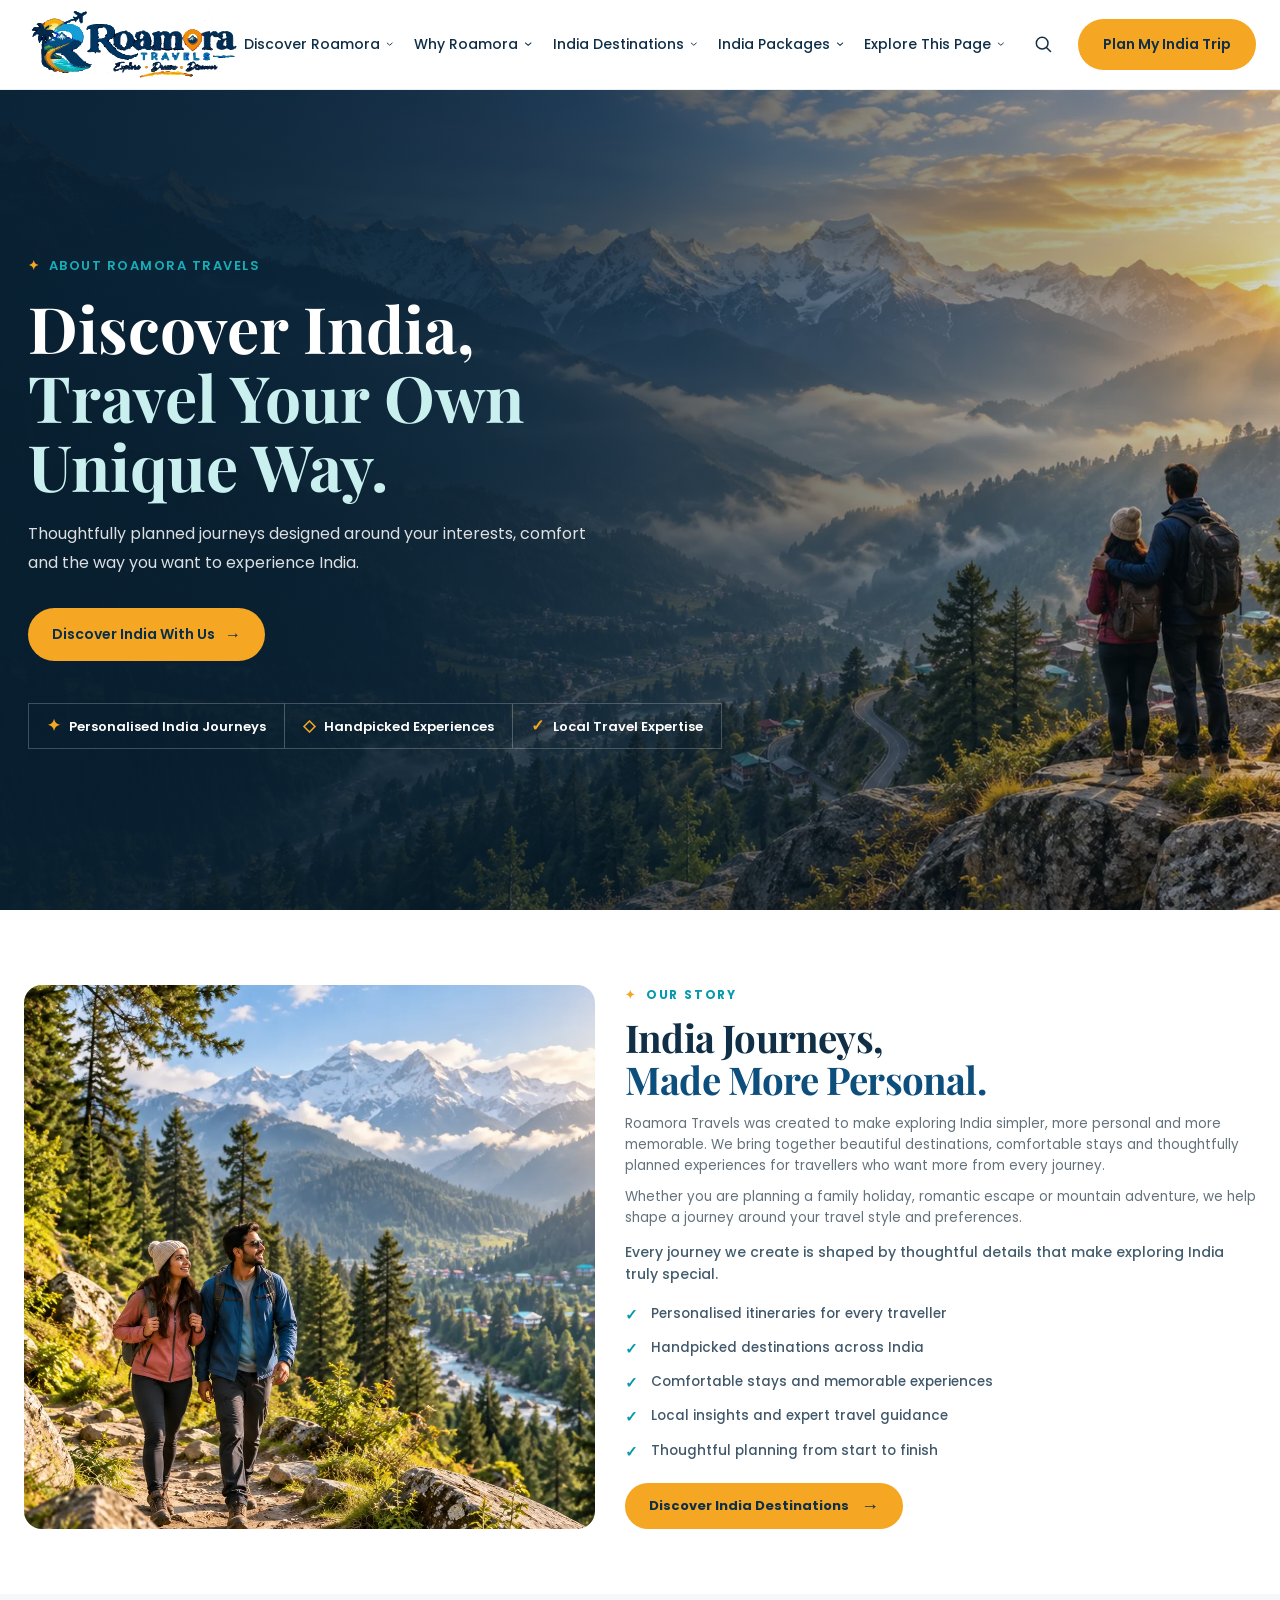
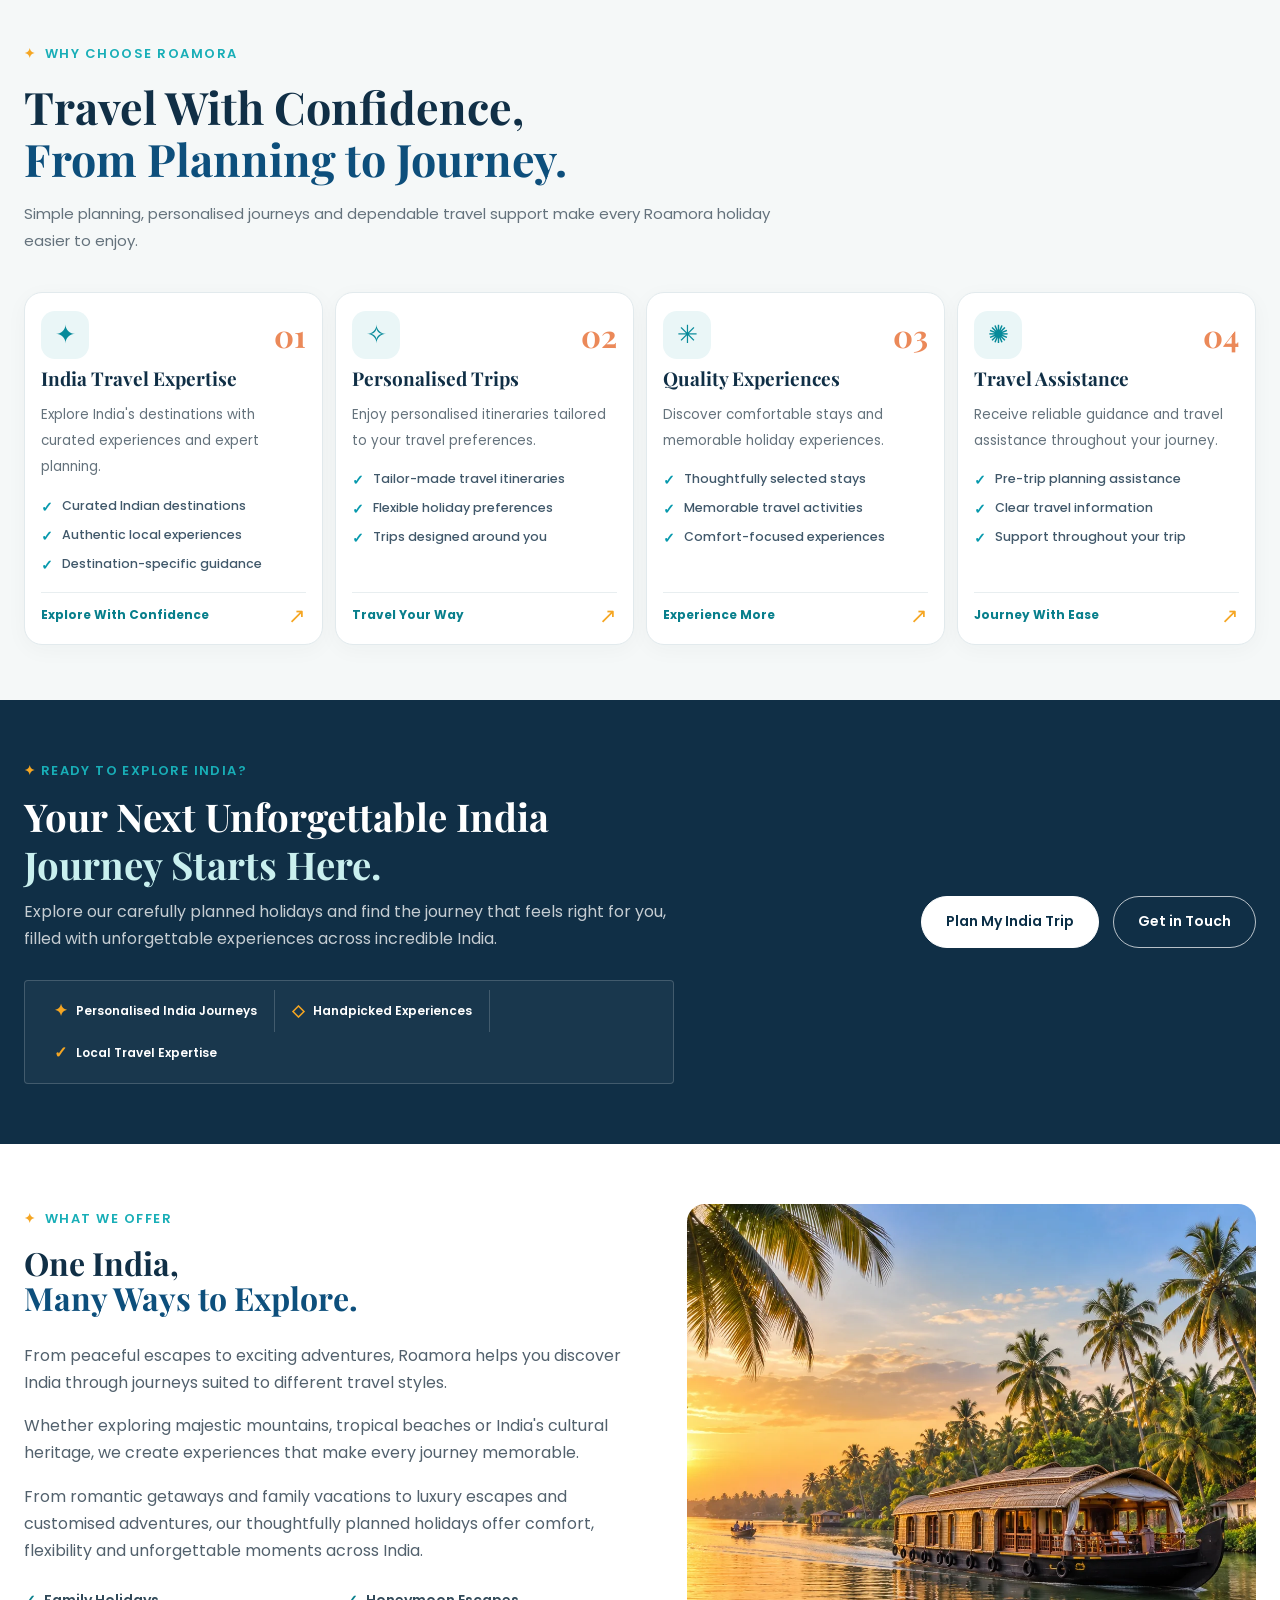
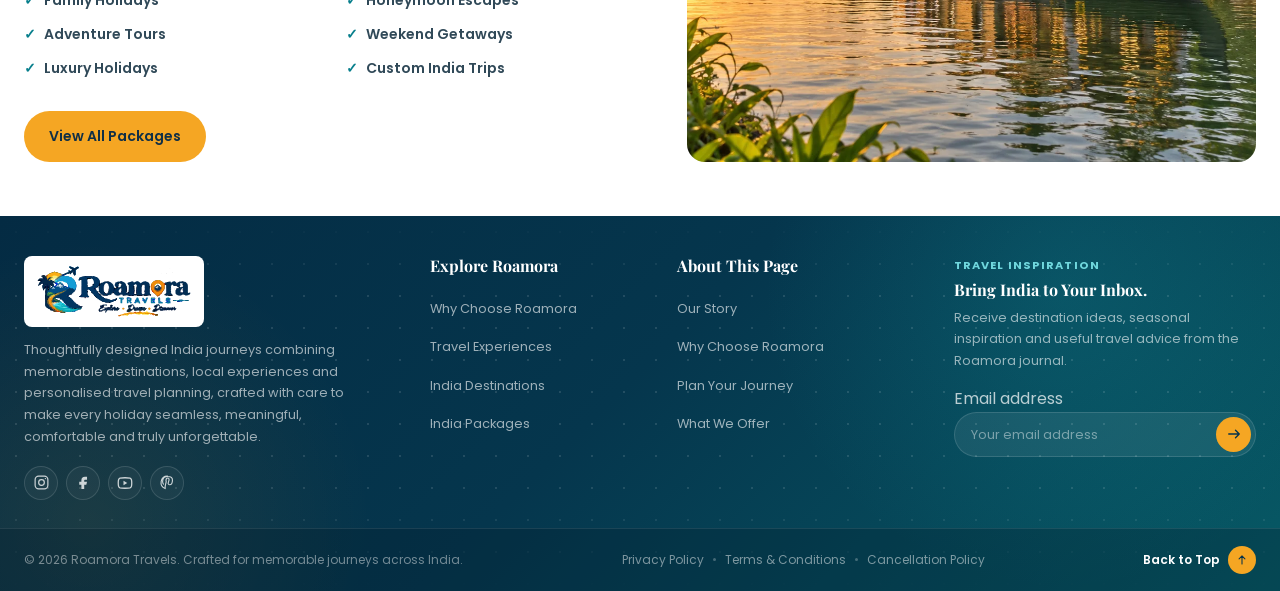
<file: about.html>
<!doctype html>
<html lang="en">
  <head>
    <!-- ==================================================
       BASIC META TAGS STARTED
  ================================================== -->
    <meta charset="UTF-8" />
    <meta name="viewport" content="width=device-width, initial-scale=1.0" />
    <meta
      name="description"
      content="Meet Roamora Travels and discover our approach to personalised India holidays, thoughtfully planned itineraries, local experiences and flexible travel."
    />
    <title>About Roamora Travels | Personalised India Holidays</title>
    <!-- ==================================================
       BASIC META TAGS ENDED
  ================================================== -->

    <!-- ==================================================
        ABOUT PAGE SEARCH ENGINE INDEXING STARTED
    ================================================== -->
    <meta name="robots" content="index, follow" />
    <link
      rel="canonical"
      href="https://techglowsolutionsindia.github.io/roamora-travels/about.html"
    />
    <!-- ==================================================
        ABOUT PAGE SEARCH ENGINE INDEXING ENDED
    ================================================== -->

    <!-- ==================================================
        ABOUT PAGE SOCIAL SHARING META TAGS STARTED
    ================================================== -->
    <meta property="og:type" content="website" />
    <meta
      property="og:title"
      content="About Roamora Travels | Personalised India Holidays"
    />
    <meta
      property="og:description"
      content="Discover how Roamora Travels creates personalised India holidays with thoughtful itineraries, local insights and flexible travel planning."
    />
    <meta property="og:site_name" content="Roamora Travels" />
    <meta property="og:locale" content="en_IN" />
    <meta name="twitter:card" content="summary" />
    <meta
      name="twitter:title"
      content="About Roamora Travels | Personalised India Holidays"
    />
    <meta
      name="twitter:description"
      content="Get to know Roamora Travels and our approach to personalised holidays and memorable journeys across India."
    />
    <!-- ==================================================
        ABOUT PAGE SOCIAL SHARING META TAGS ENDED
    ================================================== -->

    <!-- ==================================================
       FAVICON STARTED
  ================================================== -->
    <link
      rel="icon"
      type="image/svg+xml"
      href="assets/images/logo/favicon.svg"
    />
    <!-- ==================================================
       FAVICON ENDED
  ================================================== -->

    <!-- ==================================================
       GOOGLE FONTS STARTED
  ================================================== -->
    <link rel="preconnect" href="https://fonts.googleapis.com" />
    <link rel="preconnect" href="https://fonts.gstatic.com" crossorigin />
    <link
      href="https://fonts.googleapis.com/css2?family=Playfair+Display:wght@600;700&family=Poppins:wght@400;500;600;700&display=swap"
      rel="stylesheet"
    />
    <!-- ==================================================
       GOOGLE FONTS ENDED
  ================================================== -->

    <!-- ==================================================
       GLOBAL CSS STARTED
  ================================================== -->
    <link rel="stylesheet" href="assets/css/variables.css" />
    <link rel="stylesheet" href="assets/css/base.css" />
    <link rel="stylesheet" href="assets/css/layout.css" />
    <link rel="stylesheet" href="assets/css/components/typography.css" />
    <link rel="stylesheet" href="assets/css/header.css" />
    <link rel="stylesheet" href="assets/css/components/buttons.css" />
    <link rel="stylesheet" href="assets/css/footer.css" />
    <!-- ==================================================
       GLOBAL CSS ENDED
  ================================================== -->

    <!-- ==================================================
       ABOUT PAGE CSS STARTED
  ================================================== -->
    <link rel="stylesheet" href="assets/css/pages/about.css" />
    <!-- ==================================================
       ABOUT PAGE CSS ENDED
  ================================================== -->
  </head>

  <body>
    <!-- ==================================================
         HEADER / NAVBAR STARTED
    ================================================== -->
    <header class="header" data-header>
      <div class="container header-container">
        <!-- ROAMORA LOGO STARTED -->
        <a
          href="index.html#home"
          class="header-logo"
          aria-label="Roamora Travels home"
        >
          <img
            src="assets/images/logo/roamora-logo.svg"
            alt="Roamora Travels logo"
            decoding="async"
          />
        </a>
        <!-- ROAMORA LOGO ENDED -->

        <!-- DESKTOP NAVIGATION STARTED -->
        <nav class="navbar" aria-label="Main navigation" data-navbar>
          <ul class="navbar-list">
            <!-- Home Section Dropdown Started -->
            <!-- ==================================================
     HOME SECTIONS DROPDOWN STARTED
================================================== -->
            <li class="navbar-item has-dropdown">
              <button
                class="navbar-link dropdown-trigger"
                type="button"
                aria-expanded="false"
              >
                Discover Roamora

                <svg
                  width="12"
                  height="12"
                  viewBox="0 0 12 12"
                  aria-hidden="true"
                >
                  <path
                    d="M2 4.5L6 8L10 4.5"
                    fill="none"
                    stroke="currentColor"
                    stroke-width="1.5"
                    stroke-linecap="round"
                    stroke-linejoin="round"
                  />
                </svg>
              </button>

              <ul class="dropdown-menu">
                <li>
                  <a href="index.html#popular-destinations"
                    >Popular Destinations</a
                  >
                </li>

                <li>
                  <a href="index.html#about-roamora">About Us</a>
                </li>

                <li>
                  <a href="index.html#featured-packages">Featured Packages</a>
                </li>
              </ul>
            </li>
            <!-- Home Section Dropdown End -->

            <!-- ==================================================
     WHY ROAMORA DROPDOWN STARTED
================================================== -->
            <li class="navbar-item has-dropdown">
              <button
                class="navbar-link dropdown-trigger"
                type="button"
                aria-expanded="false"
              >
                Why Roamora

                <svg
                  width="12"
                  height="12"
                  viewBox="0 0 12 12"
                  aria-hidden="true"
                >
                  <path
                    d="M2 4.5L6 8L10 4.5"
                    fill="none"
                    stroke="currentColor"
                    stroke-width="1.5"
                    stroke-linecap="round"
                    stroke-linejoin="round"
                  />
                </svg>
              </button>

              <ul class="dropdown-menu">
                <li>
                  <a href="index.html#why-roamora">Why Choose Roamora</a>
                </li>

                <li>
                  <a href="index.html#experiences">Travel Experiences</a>
                </li>

                <li>
                  <a href="index.html#custom-trip-planner"
                    >Custom Trip Planner</a
                  >
                </li>

                <li>
                  <a href="index.html#seasonal-offers">Seasonal Offers</a>
                </li>

                <li>
                  <a href="index.html#how-it-works">How It Works</a>
                </li>

                <li>
                  <a href="index.html#traveller-testimonials"
                    >Traveller Testimonials</a
                  >
                </li>

                <li>
                  <a href="index.html#faq">FAQ</a>
                </li>

                <li>
                  <a href="index.html#travel-blog">Travel Blog</a>
                </li>
              </ul>
            </li>
            <!-- ==================================================
     WHY ROAMORA DROPDOWN ENDED
================================================== -->

            <!-- India Destinations Dropdown Started -->
            <li class="navbar-item has-dropdown">
              <button
                class="navbar-link dropdown-trigger"
                type="button"
                aria-expanded="false"
              >
                India Destinations

                <svg
                  width="12"
                  height="12"
                  viewBox="0 0 12 12"
                  aria-hidden="true"
                >
                  <path
                    d="M2 4.5L6 8L10 4.5"
                    fill="none"
                    stroke="currentColor"
                    stroke-width="1.5"
                    stroke-linecap="round"
                    stroke-linejoin="round"
                  />
                </svg>
              </button>

              <ul class="dropdown-menu">
                <!-- ==================================================
     CITY-BASED DESTINATION LINKS STARTED
================================================== -->
                <li>
                  <a href="destinations.html#kashmir">Srinagar</a>
                </li>

                <li>
                  <a href="destinations.html#kerala">Alleppey</a>
                </li>

                <li>
                  <a href="destinations.html#rajasthan">Jaipur</a>
                </li>

                <li>
                  <a href="destinations.html#goa">Old Goa</a>
                </li>

                <li>
                  <a href="destinations.html#himachal-pradesh">Naggar</a>
                </li>
                <!-- ==================================================
     CITY-BASED DESTINATION LINKS ENDED
================================================== -->

                <li>
                  <a href="destinations.html">All India Destinations</a>
                </li>
              </ul>
            </li>
            <!-- India Destinations Dropdown Ended -->

            <!-- India Tour Packages Dropdown Started -->
            <li class="navbar-item has-dropdown">
              <button
                class="navbar-link dropdown-trigger"
                type="button"
                aria-expanded="false"
              >
                India Packages

                <svg
                  width="12"
                  height="12"
                  viewBox="0 0 12 12"
                  aria-hidden="true"
                >
                  <path
                    d="M2 4.5L6 8L10 4.5"
                    fill="none"
                    stroke="currentColor"
                    stroke-width="1.5"
                    stroke-linecap="round"
                    stroke-linejoin="round"
                  />
                </svg>
              </button>

              <ul class="dropdown-menu">
                <li>
                  <a href="packages.html?filter=mountains#all-packages"
                    >Mountain Holidays</a
                  >
                </li>

                <li>
                  <a href="packages.html?filter=nature#all-packages"
                    >Nature Holidays</a
                  >
                </li>

                <li>
                  <a href="packages.html?filter=heritage#all-packages"
                    >Heritage Tours</a
                  >
                </li>

                <li>
                  <a href="packages.html?filter=islands#all-packages"
                    >Island Getaways</a
                  >
                </li>

                <li>
                  <a href="packages.html?filter=spiritual#all-packages"
                    >Spiritual Journeys</a
                  >
                </li>

                <li>
                  <a href="packages.html">All India Packages</a>
                </li>
              </ul>
            </li>
            <!-- India Tour Packages Dropdown Ended -->

            <!-- ==================================================
               EXPLORE THIS PAGE DROPDOWN STARTED
          ================================================== -->
            <li class="navbar-item has-dropdown">
              <button
                class="navbar-link dropdown-trigger"
                type="button"
                aria-expanded="false"
              >
                Explore This Page

                <svg
                  width="12"
                  height="12"
                  viewBox="0 0 12 12"
                  aria-hidden="true"
                >
                  <path
                    d="M2 4.5L6 8L10 4.5"
                    fill="none"
                    stroke="currentColor"
                    stroke-width="1.5"
                    stroke-linecap="round"
                    stroke-linejoin="round"
                  />
                </svg>
              </button>

              <ul class="dropdown-menu">
                <li>
                  <a href="#about-roamora">About Roamora</a>
                </li>

                <li>
                  <a href="#our-story">Our Story</a>
                </li>

                <li>
                  <a href="#why-choose-roamora">Why Choose Roamora</a>
                </li>

                <li>
                  <a href="#plan-your-journey">Plan Your Journey</a>
                </li>

                <li>
                  <a href="#what-we-offer">What We Offer</a>
                </li>
              </ul>
            </li>
            <!-- ==================================================
               EXPLORE THIS PAGE DROPDOWN ENDED
          ================================================== -->
          </ul>
        </nav>
        <!-- DESKTOP NAVIGATION ENDED -->

        <!-- HEADER ACTIONS STARTED -->
        <div class="header-actions">
          <button
            class="header-search"
            type="button"
            aria-label="Search India destinations and tour packages"
            aria-expanded="false"
            data-search-open
          >
            <svg width="20" height="20" viewBox="0 0 24 24" aria-hidden="true">
              <circle
                cx="11"
                cy="11"
                r="7"
                fill="none"
                stroke="currentColor"
                stroke-width="1.8"
              />

              <path
                d="M16.5 16.5L21 21"
                fill="none"
                stroke="currentColor"
                stroke-width="1.8"
                stroke-linecap="round"
              />
            </svg>
          </button>

          <a
            href="index.html#custom-trip-planner"
            class="btn btn-accent header-cta"
          >
            Plan My India Trip
          </a>

          <button
            class="nav-toggle"
            type="button"
            aria-label="Open navigation menu"
            aria-expanded="false"
            data-nav-toggle
          >
            <span></span>
            <span></span>
            <span></span>
          </button>
        </div>
        <!-- HEADER ACTIONS ENDED -->
      </div>
    </header>
    <!-- ==================================================
         HEADER / NAVBAR ENDED
    ================================================== -->

    <!-- ==================================================
     ROAMORA SEARCH POPUP STARTED
================================================== -->

    <div
      class="roamora-search"
      id="roamora-search"
      data-search-modal
      aria-hidden="true"
    >
      <div class="roamora-search-backdrop" data-search-close></div>

      <div
        class="roamora-search-panel"
        role="dialog"
        aria-modal="true"
        aria-labelledby="roamora-search-title"
      >
        <!-- SEARCH HEADER STARTED -->

        <div class="roamora-search-header">
          <div>
            <span class="roamora-search-eyebrow">SEARCH ROAMORA</span>

            <h2 id="roamora-search-title">
              Where Would You
              <span>Like to Go?</span>
            </h2>
          </div>

          <button
            class="roamora-search-close"
            type="button"
            aria-label="Close search"
            data-search-close
          >
            ×
          </button>
        </div>

        <!-- SEARCH HEADER ENDED -->

        <!-- SEARCH FORM STARTED -->

        <form class="roamora-search-form" data-search-form>
          <div class="roamora-search-field">
            <svg width="21" height="21" viewBox="0 0 24 24" aria-hidden="true">
              <circle
                cx="11"
                cy="11"
                r="7"
                fill="none"
                stroke="currentColor"
                stroke-width="1.8"
              />

              <path
                d="M16.5 16.5L21 21"
                fill="none"
                stroke="currentColor"
                stroke-width="1.8"
                stroke-linecap="round"
              />
            </svg>

            <input
              type="search"
              placeholder="Search destinations, packages or experiences..."
              aria-label="Search Roamora"
              autocomplete="off"
              data-search-input
            />

            <button type="submit">
              Search
              <span aria-hidden="true">→</span>
            </button>
          </div>

          <p class="roamora-search-message" data-search-message></p>
        </form>

        <!-- SEARCH FORM ENDED -->

        <!-- QUICK SEARCH STARTED -->

        <div class="roamora-search-quick">
          <span>POPULAR SEARCHES</span>

          <div class="roamora-search-tags">
            <!-- ==================================================
     CITY-BASED POPULAR SEARCHES STARTED
================================================== -->
            <a href="destinations.html#kashmir">Srinagar</a>
            <a href="destinations.html#kerala">Alleppey</a>
            <a href="destinations.html#rajasthan">Jaipur</a>
            <a href="destinations.html#goa">Old Goa</a>
            <!-- ==================================================
     CITY-BASED POPULAR SEARCHES ENDED
================================================== -->

            <a href="packages.html?filter=mountains#all-packages"
              >Mountain Holidays</a
            >
            <a href="packages.html?filter=nature#all-packages"
              >Nature Holidays</a
            >
          </div>
        </div>

        <!-- QUICK SEARCH ENDED -->
      </div>
    </div>

    <!-- ==================================================
     ROAMORA SEARCH POPUP ENDED
================================================== -->

    <main id="home">
      <!-- ==================================================
           1. HERO SECTION STARTED
      ================================================== -->
      <section id="about-roamora" class="about-page-hero">
        <div class="about-page-hero-overlay"></div>

        <div class="container about-page-hero-container">
          <div class="about-page-hero-content">
            <span class="about-page-eyebrow">
              <span>✦</span>
              About Roamora Travels
            </span>

            <h1>
              Discover India,
              <span>Travel Your Own Unique Way.</span>
            </h1>

            <p>
              Thoughtfully planned journeys designed around your interests,
              comfort and the way you want to experience India.
            </p>

            <!-- About Hero CTA Started -->
            <a href="destinations.html" class="about-page-hero-cta">
              Discover India With Us
              <span aria-hidden="true">→</span>
            </a>
            <!-- About Hero CTA Ended -->

            <!-- ==================================================
     ABOUT HERO TRAVEL HIGHLIGHTS STARTED
================================================== -->
            <div class="about-page-hero-highlights">
              <div class="about-page-hero-highlight">
                <span class="about-page-highlight-icon">✦</span>
                <span>Personalised India Journeys</span>
              </div>

              <div class="about-page-hero-highlight">
                <span class="about-page-highlight-icon">◇</span>
                <span>Handpicked Experiences</span>
              </div>

              <div class="about-page-hero-highlight">
                <span class="about-page-highlight-icon">✓</span>
                <span>Local Travel Expertise</span>
              </div>
            </div>
            <!-- ==================================================
     ABOUT HERO TRAVEL HIGHLIGHTS ENDED
================================================== -->
          </div>
        </div>
      </section>
      <!-- ==================================================
          1. HERO SECTION ENDED
      ================================================== -->

      <!-- ==================================================
     2. OUR STORY SECTION STARTED
================================================== -->
      <section id="our-story" class="about-story">
        <div class="container about-story-container">
          <!-- OUR STORY IMAGE STARTED -->
          <div class="about-story-image">
            <img
              src="assets/images/about/about-page-story.webp"
              alt="Travellers discovering scenic destinations during an India holiday"
              loading="lazy"
              decoding="async"
            />
          </div>
          <!-- OUR STORY IMAGE ENDED -->

          <!-- OUR STORY CONTENT STARTED -->
          <div class="about-story-content">
            <span class="about-section-eyebrow">
              <span>✦</span>
              Our Story
            </span>

            <h2>
              India Journeys,
              <span>Made More Personal.</span>
            </h2>

            <p>
              Roamora Travels was created to make exploring India simpler, more
              personal and more memorable. We bring together beautiful
              destinations, comfortable stays and thoughtfully planned
              experiences for travellers who want more from every journey.
            </p>

            <p>
              Whether you are planning a family holiday, romantic escape or
              mountain adventure, we help shape a journey around your travel
              style and preferences.
            </p>

            <!-- HIGHLIGHTS INTRODUCTION STARTED -->
            <p class="about-story-highlights-intro">
              Every journey we create is shaped by thoughtful details that make
              exploring India truly special.
            </p>
            <!-- HIGHLIGHTS INTRODUCTION ENDED -->

            <!-- FIVE HIGHLIGHTS STARTED -->
            <ul class="about-story-highlights">
              <li>Personalised itineraries for every traveller</li>
              <li>Handpicked destinations across India</li>
              <li>Comfortable stays and memorable experiences</li>
              <li>Local insights and expert travel guidance</li>
              <li>Thoughtful planning from start to finish</li>
            </ul>
            <!-- FIVE HIGHLIGHTS ENDED -->

            <!-- DISCOVER DESTINATIONS BUTTON STARTED -->
            <a href="destinations.html" class="about-story-btn">
              Discover India Destinations
              <span aria-hidden="true">→</span>
            </a>
            <!-- DISCOVER DESTINATIONS BUTTON ENDED -->
          </div>
          <!-- OUR STORY CONTENT ENDED -->
        </div>
      </section>
      <!-- ==================================================
     2. OUR STORY SECTION ENDED
================================================== -->

      <!-- ==================================================
     3. WHY CHOOSE ROAMORA SECTION STARTED
================================================== -->
      <section id="why-choose-roamora" class="about-why">
        <div class="container about-why-container">
          <!-- SECTION HEADING STARTED -->
          <div class="about-section-heading">
            <span class="about-section-eyebrow">
              <span>✦</span>
              Why Choose Roamora
            </span>

            <h2>
              Travel With Confidence,
              <span>From Planning to Journey.</span>
            </h2>

            <p>
              Simple planning, personalised journeys and dependable travel
              support make every Roamora holiday easier to enjoy.
            </p>
          </div>
          <!-- SECTION HEADING ENDED -->

          <!-- CARDS GRID STARTED -->
          <div class="about-why-grid">
            <!-- CARD 01 STARTED -->
            <article class="about-why-card">
              <div class="about-why-card-top">
                <span class="about-card-icon" aria-hidden="true">✦</span>
                <span class="about-card-number">01</span>
              </div>

              <h3>India Travel Expertise</h3>

              <p>
                Explore India's destinations with curated experiences and expert
                planning.
              </p>

              <ul class="about-why-card-features">
                <li>Curated Indian destinations</li>
                <li>Authentic local experiences</li>
                <li>Destination-specific guidance</li>
              </ul>

              <div class="about-why-card-footer">
                <span>Explore With Confidence</span>
                <span aria-hidden="true">↗</span>
              </div>
            </article>
            <!-- CARD 01 ENDED -->

            <!-- CARD 02 STARTED -->
            <article class="about-why-card">
              <div class="about-why-card-top">
                <span class="about-card-icon" aria-hidden="true">✧</span>
                <span class="about-card-number">02</span>
              </div>

              <h3>Personalised Trips</h3>

              <p>
                Enjoy personalised itineraries tailored to your travel
                preferences.
              </p>

              <ul class="about-why-card-features">
                <li>Tailor-made travel itineraries</li>
                <li>Flexible holiday preferences</li>
                <li>Trips designed around you</li>
              </ul>

              <div class="about-why-card-footer">
                <span>Travel Your Way</span>
                <span aria-hidden="true">↗</span>
              </div>
            </article>
            <!-- CARD 02 ENDED -->

            <!-- CARD 03 STARTED -->
            <article class="about-why-card">
              <div class="about-why-card-top">
                <span class="about-card-icon" aria-hidden="true">✳</span>
                <span class="about-card-number">03</span>
              </div>

              <h3>Quality Experiences</h3>

              <p>
                Discover comfortable stays and memorable holiday experiences.
              </p>

              <ul class="about-why-card-features">
                <li>Thoughtfully selected stays</li>
                <li>Memorable travel activities</li>
                <li>Comfort-focused experiences</li>
              </ul>

              <div class="about-why-card-footer">
                <span>Experience More</span>
                <span aria-hidden="true">↗</span>
              </div>
            </article>
            <!-- CARD 03 ENDED -->

            <!-- CARD 04 STARTED -->
            <article class="about-why-card">
              <div class="about-why-card-top">
                <span class="about-card-icon" aria-hidden="true">✺</span>
                <span class="about-card-number">04</span>
              </div>

              <h3>Travel Assistance</h3>

              <p>
                Receive reliable guidance and travel assistance throughout your
                journey.
              </p>

              <ul class="about-why-card-features">
                <li>Pre-trip planning assistance</li>
                <li>Clear travel information</li>
                <li>Support throughout your trip</li>
              </ul>

              <div class="about-why-card-footer">
                <span>Journey With Ease</span>
                <span aria-hidden="true">↗</span>
              </div>
            </article>
            <!-- CARD 04 ENDED -->
          </div>
          <!-- CARDS GRID ENDED -->
        </div>
      </section>
      <!-- ==================================================
     3. WHY CHOOSE ROAMORA SECTION ENDED
================================================== -->

      <!-- ==================================================
     4. CTA BANNER SECTION STARTED
================================================== -->
      <section id="plan-your-journey" class="about-cta">
        <div class="container about-cta-container">
          <!-- ==================================================
         ABOUT CTA CONTENT STARTED
    ================================================== -->
          <div class="about-cta-content">
            <!-- EYEBROW -->
            <span class="about-cta-eyebrow">
              <span class="about-cta-eyebrow-mark">✦</span>
              Ready to Explore India?
            </span>

            <!-- TITLE -->
            <h2>
              Your Next Unforgettable India
              <span>Journey Starts Here.</span>
            </h2>

            <!-- DESCRIPTION -->
            <p>
              Explore our carefully planned holidays and find the journey that
              feels right for you, filled with unforgettable experiences across
              incredible India.
            </p>

            <!-- ==================================================
           ABOUT CTA HIGHLIGHTS STARTED
      ================================================== -->
            <div class="about-cta-highlights">
              <span>
                <span class="about-cta-highlight-icon">✦</span>
                Personalised India Journeys
              </span>

              <span>
                <span class="about-cta-highlight-icon">◇</span>
                Handpicked Experiences
              </span>

              <span>
                <span class="about-cta-highlight-icon">✓</span>
                Local Travel Expertise
              </span>
            </div>
            <!-- ==================================================
           ABOUT CTA HIGHLIGHTS ENDED
      ================================================== -->
          </div>
          <!-- ==================================================
         ABOUT CTA CONTENT ENDED
    ================================================== -->

          <!-- ==================================================
     ABOUT CTA ACTIONS STARTED
================================================== -->
          <div class="about-cta-actions">
            <!-- PRIMARY CTA STARTED -->
            <a href="index.html#custom-trip-planner" class="btn btn-accent">
              Plan My India Trip
            </a>
            <!-- PRIMARY CTA ENDED -->

            <!-- CONTACT CTA STARTED -->
            <a href="contact.html" class="btn about-cta-contact-btn">
              Get in Touch
            </a>
            <!-- CONTACT CTA ENDED -->
          </div>
          <!-- ==================================================
     ABOUT CTA ACTIONS ENDED
================================================== -->
        </div>
      </section>
      <!-- ==================================================
     4. ABOUT CTA BANNER SECTION ENDED
================================================== -->

      <!-- ==================================================
           5. WHAT WE OFFER SECTION STARTED
      ================================================== -->
      <section id="what-we-offer" class="about-offer">
        <div class="container about-offer-container">
          <div class="about-offer-content">
            <span class="about-section-eyebrow">
              <span>✦</span>
              What We Offer
            </span>

            <h2>
              One India,
              <span>Many Ways to Explore.</span>
            </h2>

            <p>
              From peaceful escapes to exciting adventures, Roamora helps you
              discover India through journeys suited to different travel styles.
            </p>

            <p>
              Whether exploring majestic mountains, tropical beaches or India's
              cultural heritage, we create experiences that make every journey
              memorable.
            </p>

            <p>
              From romantic getaways and family vacations to luxury escapes and
              customised adventures, our thoughtfully planned holidays offer
              comfort, flexibility and unforgettable moments across India.
            </p>

            <div class="about-offer-list">
              <span>Family Holidays</span>
              <span>Honeymoon Escapes</span>
              <span>Adventure Tours</span>
              <span>Weekend Getaways</span>
              <span>Luxury Holidays</span>
              <span>Custom India Trips</span>
            </div>

            <a href="packages.html" class="btn btn-accent">
              View All Packages
            </a>
          </div>

          <div class="about-offer-image">
            <img
              src="assets/images/about/about-page-offer.webp"
              alt="Scenic India holiday destination featured by Roamora Travels"
              loading="lazy"
              decoding="async"
            />
          </div>
        </div>
      </section>
      <!-- ==================================================
           5. WHAT WE OFFER SECTION ENDED
      ================================================== -->
    </main>

    <!-- ==================================================
     FOOTER STARTED
================================================== -->
    <footer class="site-footer" id="footer">
      <!-- ==================================================
       FOOTER MAIN STARTED
  ================================================== -->
      <div class="container footer-main">
        <!-- Footer Brand Started -->
        <div class="footer-brand-column">
          <a
            href="index.html#home"
            class="footer-brand"
            aria-label="Roamora Travels home"
          >
            <img
              src="assets/images/logo/roamora-logo.svg"
              alt="Roamora Travels"
              class="footer-brand-logo"
              loading="lazy"
              decoding="async"
            />
          </a>

          <p class="footer-brand-text">
            Thoughtfully designed India journeys combining memorable
            destinations, local experiences and personalised travel planning,
            crafted with care to make every holiday seamless, meaningful,
            comfortable and truly unforgettable.
          </p>

          <!-- ==================================================
     FOOTER SOCIAL MEDIA LINKS STARTED
================================================== -->
          <div class="footer-socials" aria-label="Roamora social media">
            <a
              href="https://www.instagram.com/"
              target="_blank"
              rel="noopener noreferrer"
              aria-label="Instagram"
            >
              <svg
                width="17"
                height="17"
                viewBox="0 0 24 24"
                aria-hidden="true"
              >
                <rect
                  x="3"
                  y="3"
                  width="18"
                  height="18"
                  rx="5"
                  fill="none"
                  stroke="currentColor"
                  stroke-width="1.7"
                />
                <circle
                  cx="12"
                  cy="12"
                  r="4"
                  fill="none"
                  stroke="currentColor"
                  stroke-width="1.7"
                />
                <circle cx="17.5" cy="6.5" r="1" fill="currentColor" />
              </svg>
            </a>

            <a
              href="https://www.facebook.com/"
              target="_blank"
              rel="noopener noreferrer"
              aria-label="Facebook"
            >
              <svg
                width="17"
                height="17"
                viewBox="0 0 24 24"
                aria-hidden="true"
              >
                <path
                  d="M14 8H17V4H14C10.7 4 9 6 9 9V11H6V15H9V21H13V15H16L17 11H13V9C13 8.3 13.3 8 14 8Z"
                  fill="currentColor"
                />
              </svg>
            </a>

            <a
              href="https://www.youtube.com/"
              target="_blank"
              rel="noopener noreferrer"
              aria-label="YouTube"
            >
              <svg
                width="18"
                height="18"
                viewBox="0 0 24 24"
                aria-hidden="true"
              >
                <path
                  d="M21 12C21 9.7 20.8 8.2 20.5 7.3C20.2 6.5 19.5 5.8 18.7 5.5C17.2 5 12 5 12 5C12 5 6.8 5 5.3 5.5C4.5 5.8 3.8 6.5 3.5 7.3C3.2 8.2 3 9.7 3 12C3 14.3 3.2 15.8 3.5 16.7C3.8 17.5 4.5 18.2 5.3 18.5C6.8 19 12 19 12 19C12 19 17.2 19 18.7 18.5C19.5 18.2 20.2 17.5 20.5 16.7C20.8 15.8 21 14.3 21 12Z"
                  fill="none"
                  stroke="currentColor"
                  stroke-width="1.7"
                />
                <path d="M10 9L15 12L10 15Z" fill="currentColor" />
              </svg>
            </a>

            <a
              href="https://www.pinterest.com/"
              target="_blank"
              rel="noopener noreferrer"
              aria-label="Pinterest"
            >
              <svg
                width="17"
                height="17"
                viewBox="0 0 24 24"
                aria-hidden="true"
              >
                <path
                  d="M12 3A9 9 0 0 0 8.7 20.4C8.6 18.9 8.7 17.2 9.1 15.5L10.2 10.9C10 10.3 9.9 9.5 9.9 8.9C9.9 7.1 11 5.7 12.4 5.7C13.6 5.7 14.2 6.6 14.2 7.8C14.2 9.1 13.4 11 13 12.7C12.6 14.1 13.7 15.2 15 15.2C17.4 15.2 19 12.1 19 8.5C19 5.7 16.7 3.6 12.6 3.6C7.9 3.6 5.1 7.1 5.1 10.7C5.1 12 5.5 13.4 6.3 14.2"
                  fill="none"
                  stroke="currentColor"
                  stroke-width="1.6"
                  stroke-linecap="round"
                />
              </svg>
            </a>
          </div>
          <!-- ==================================================
     FOOTER SOCIAL MEDIA LINKS ENDED
================================================== -->
        </div>
        <!-- Footer Brand Ended -->

        <!-- Explore Links Started -->
        <div class="footer-link-column">
          <h3>Explore Roamora</h3>

          <ul>
            <li>
              <a href="index.html#why-roamora">Why Choose Roamora</a>
            </li>

            <li>
              <a href="index.html#experiences">Travel Experiences</a>
            </li>

            <li>
              <a href="destinations.html">India Destinations</a>
            </li>

            <li>
              <a href="packages.html">India Packages</a>
            </li>
          </ul>
        </div>
        <!-- Explore Links Ended -->

        <!-- About Page Links Started -->
        <div class="footer-link-column">
          <h3>About This Page</h3>

          <ul>
            <li>
              <a href="#our-story">Our Story</a>
            </li>

            <li>
              <a href="#why-choose-roamora">Why Choose Roamora</a>
            </li>

            <li>
              <a href="#plan-your-journey">Plan Your Journey</a>
            </li>

            <li>
              <a href="#what-we-offer">What We Offer</a>
            </li>
          </ul>
        </div>
        <!-- About Page Links Ended -->

        <!-- Newsletter Started -->
        <div class="footer-newsletter">
          <span class="footer-newsletter-label">Travel Inspiration</span>

          <h3>Bring India to Your Inbox.</h3>

          <p>
            Receive destination ideas, seasonal inspiration and useful travel
            advice from the Roamora journal.
          </p>

          <form class="footer-newsletter-form" id="newsletter-form" novalidate>
            <label class="sr-only" for="footer-email"> Email address </label>

            <div class="footer-newsletter-field">
              <input
                id="footer-email"
                type="email"
                name="email"
                placeholder="Your email address"
                required
              />

              <button type="submit" aria-label="Subscribe">
                <svg
                  width="18"
                  height="18"
                  viewBox="0 0 24 24"
                  aria-hidden="true"
                >
                  <path
                    d="M5 12H19M14 7L19 12L14 17"
                    fill="none"
                    stroke="currentColor"
                    stroke-width="1.8"
                    stroke-linecap="round"
                    stroke-linejoin="round"
                  />
                </svg>
              </button>
            </div>

            <!-- Newsletter Message Started -->
            <p
              class="footer-newsletter-message"
              id="newsletter-message"
              aria-live="polite"
            ></p>
            <!-- Newsletter Message Ended -->
          </form>
        </div>
        <!-- Newsletter Ended -->
      </div>
      <!-- ==================================================
       FOOTER MAIN ENDED
  ================================================== -->

      <!-- ==================================================
       FOOTER BOTTOM STARTED
  ================================================== -->
      <div class="footer-bottom">
        <div class="container footer-bottom-container">
          <p>
            © 2026 Roamora Travels. Crafted for memorable journeys across India.
          </p>

          <div class="footer-bottom-links">
            <a href="privacy-policy.html">Privacy Policy</a>
            <span></span>

            <a href="terms-and-conditions.html">Terms &amp; Conditions</a>
            <span></span>

            <a href="cancellation-policy.html">Cancellation Policy</a>
          </div>

          <a href="#home" class="footer-back-top">
            Back to Top

            <span>
              <svg
                width="14"
                height="14"
                viewBox="0 0 24 24"
                aria-hidden="true"
              >
                <path
                  d="M12 19V5M7 10L12 5L17 10"
                  fill="none"
                  stroke="currentColor"
                  stroke-width="1.8"
                  stroke-linecap="round"
                  stroke-linejoin="round"
                />
              </svg>
            </span>
          </a>
        </div>
      </div>
      <!-- ==================================================
       FOOTER BOTTOM ENDED
  ================================================== -->
    </footer>
    <!-- ==================================================
     FOOTER ENDED
================================================== -->

    <!-- ==================================================
     GLOBAL JAVASCRIPT STARTED
================================================== -->
    <script src="assets/js/main.js"></script>
    <script src="assets/js/components/newsletter.js"></script>
    <!-- ==================================================
     GLOBAL JAVASCRIPT ENDED
================================================== -->
  </body>
</html>
</file>
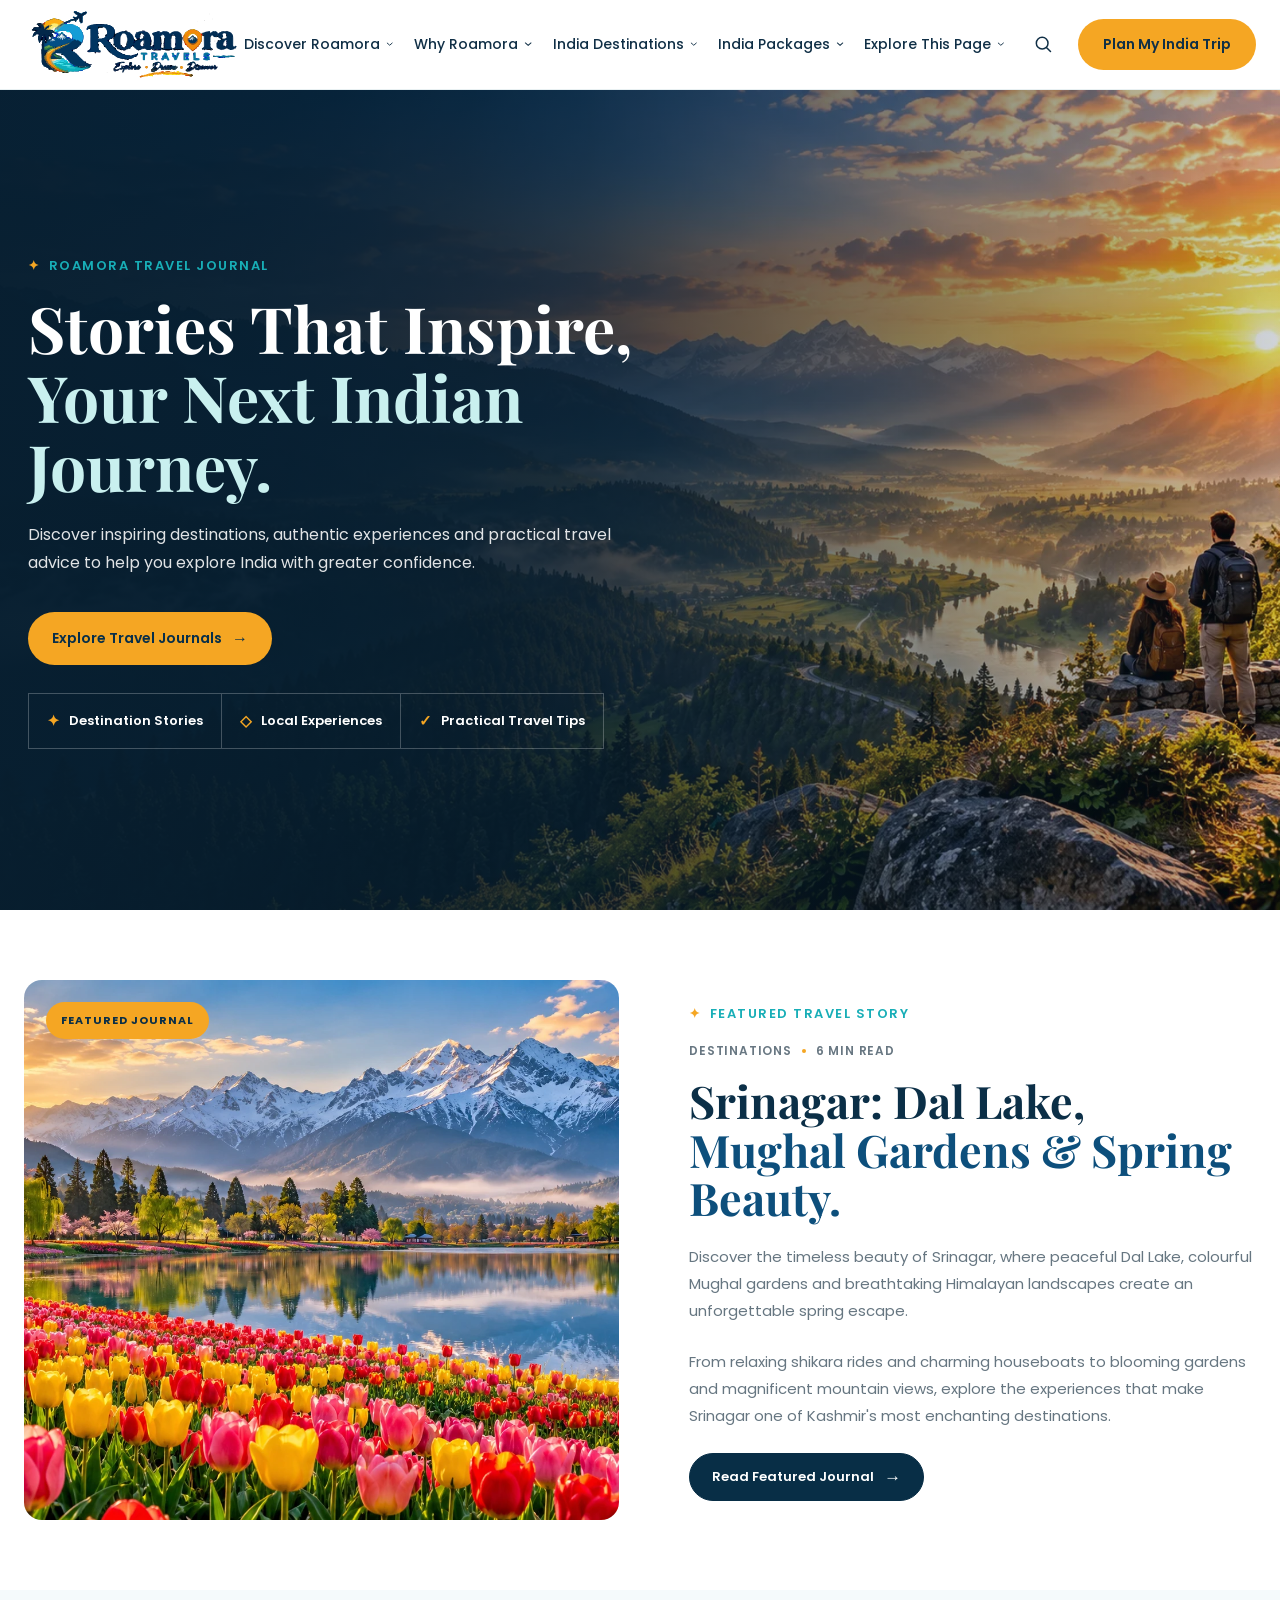
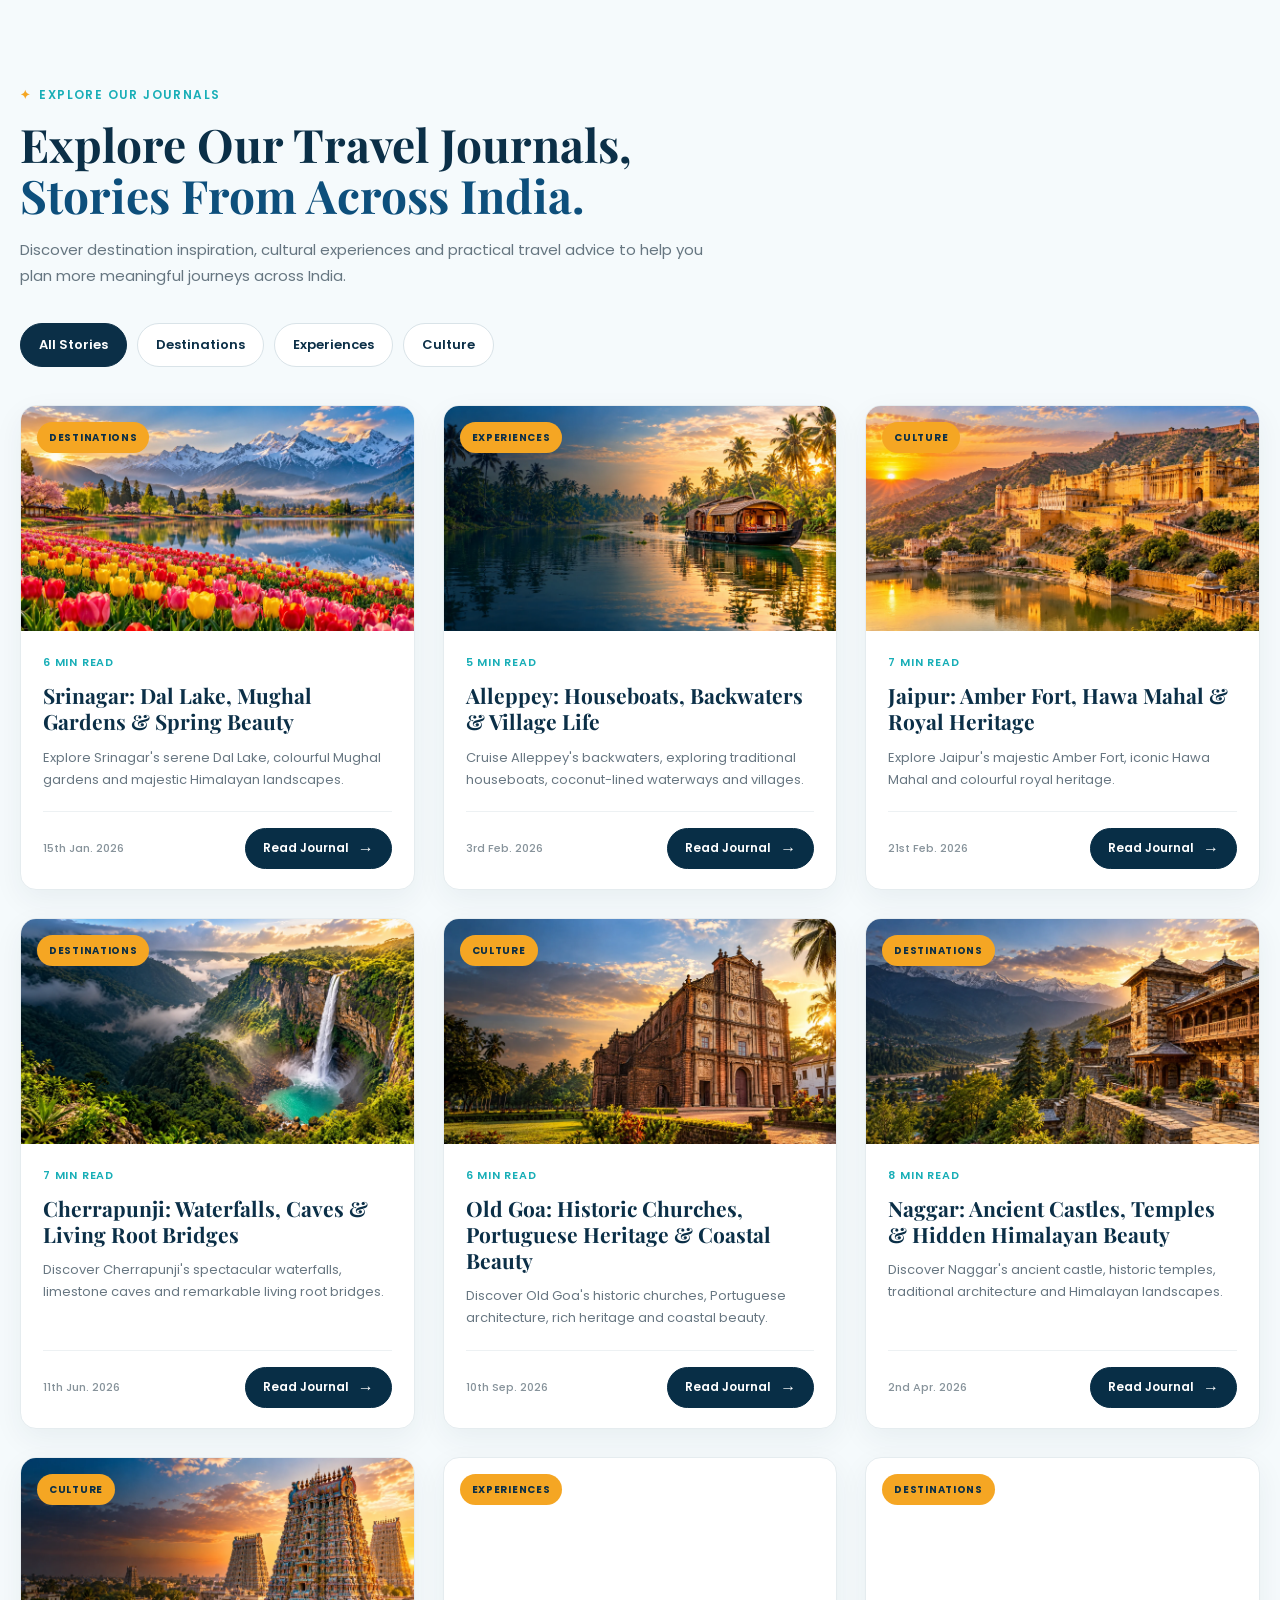
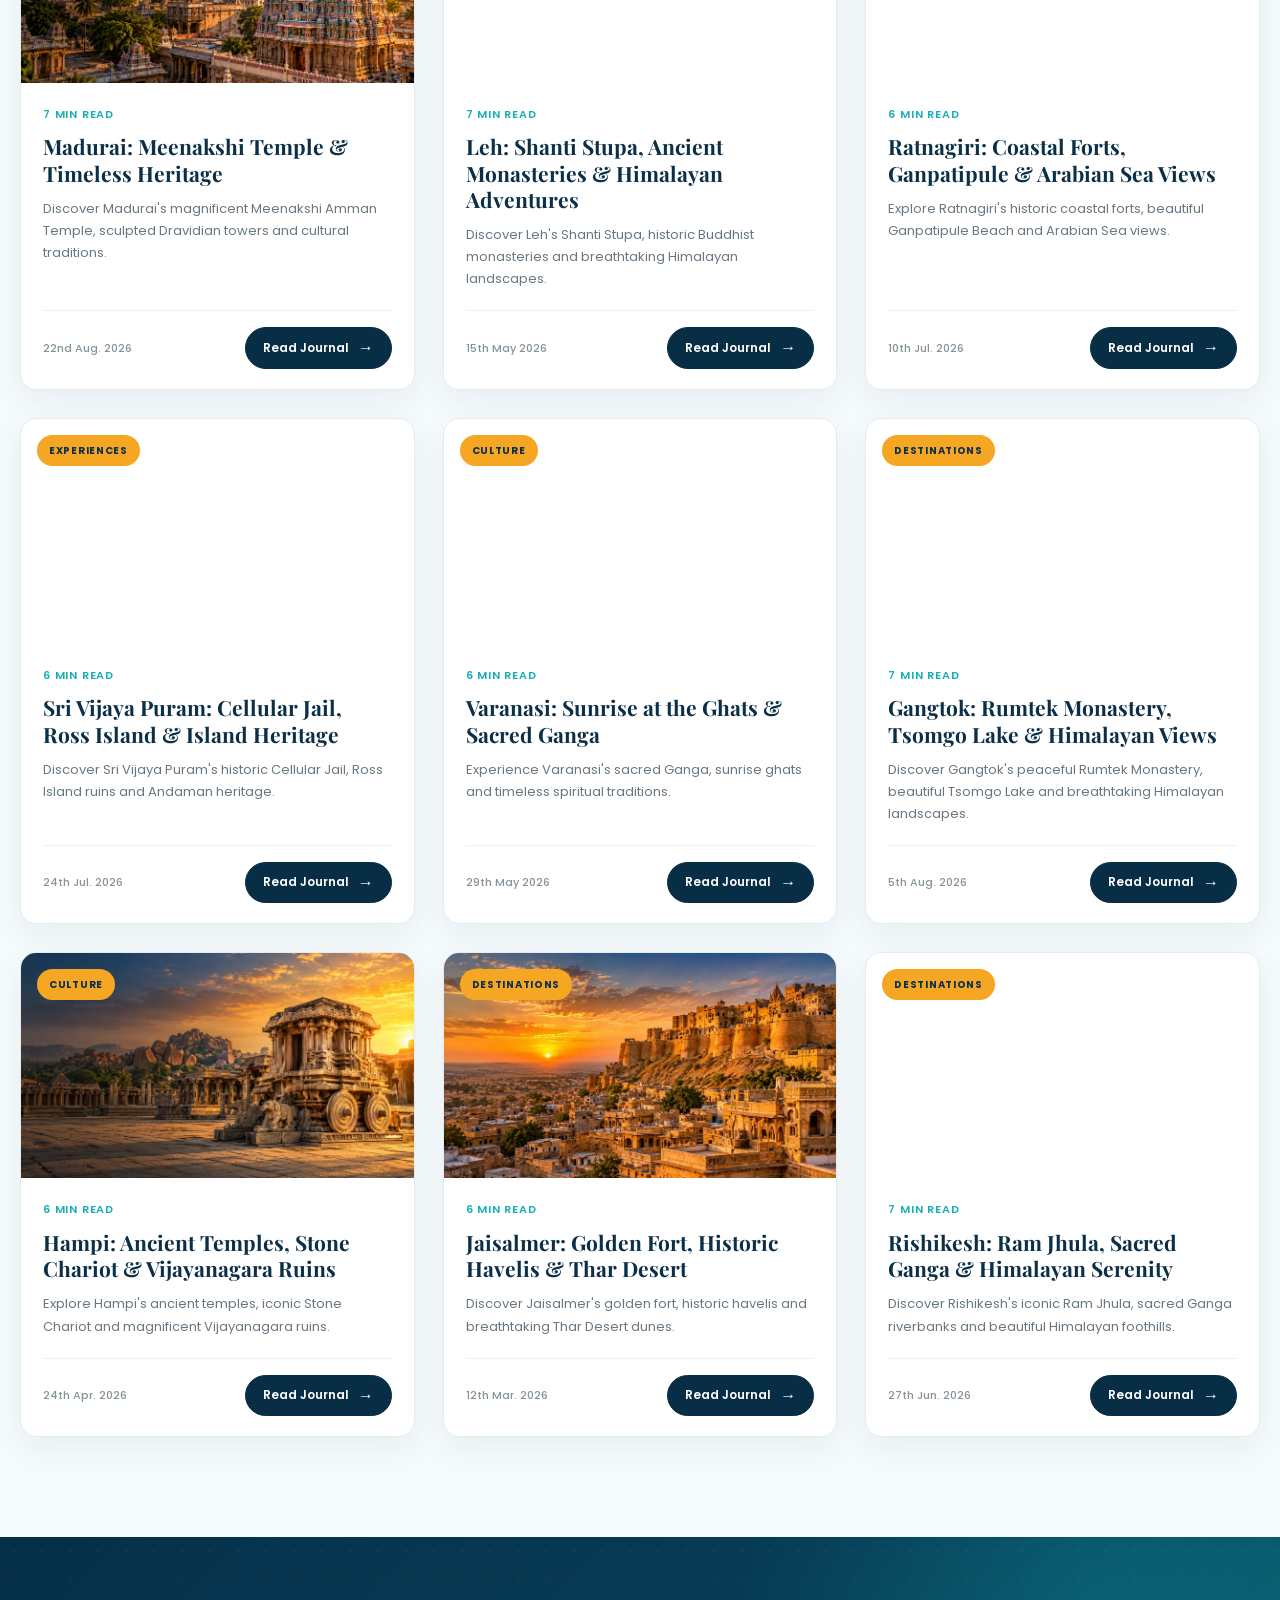
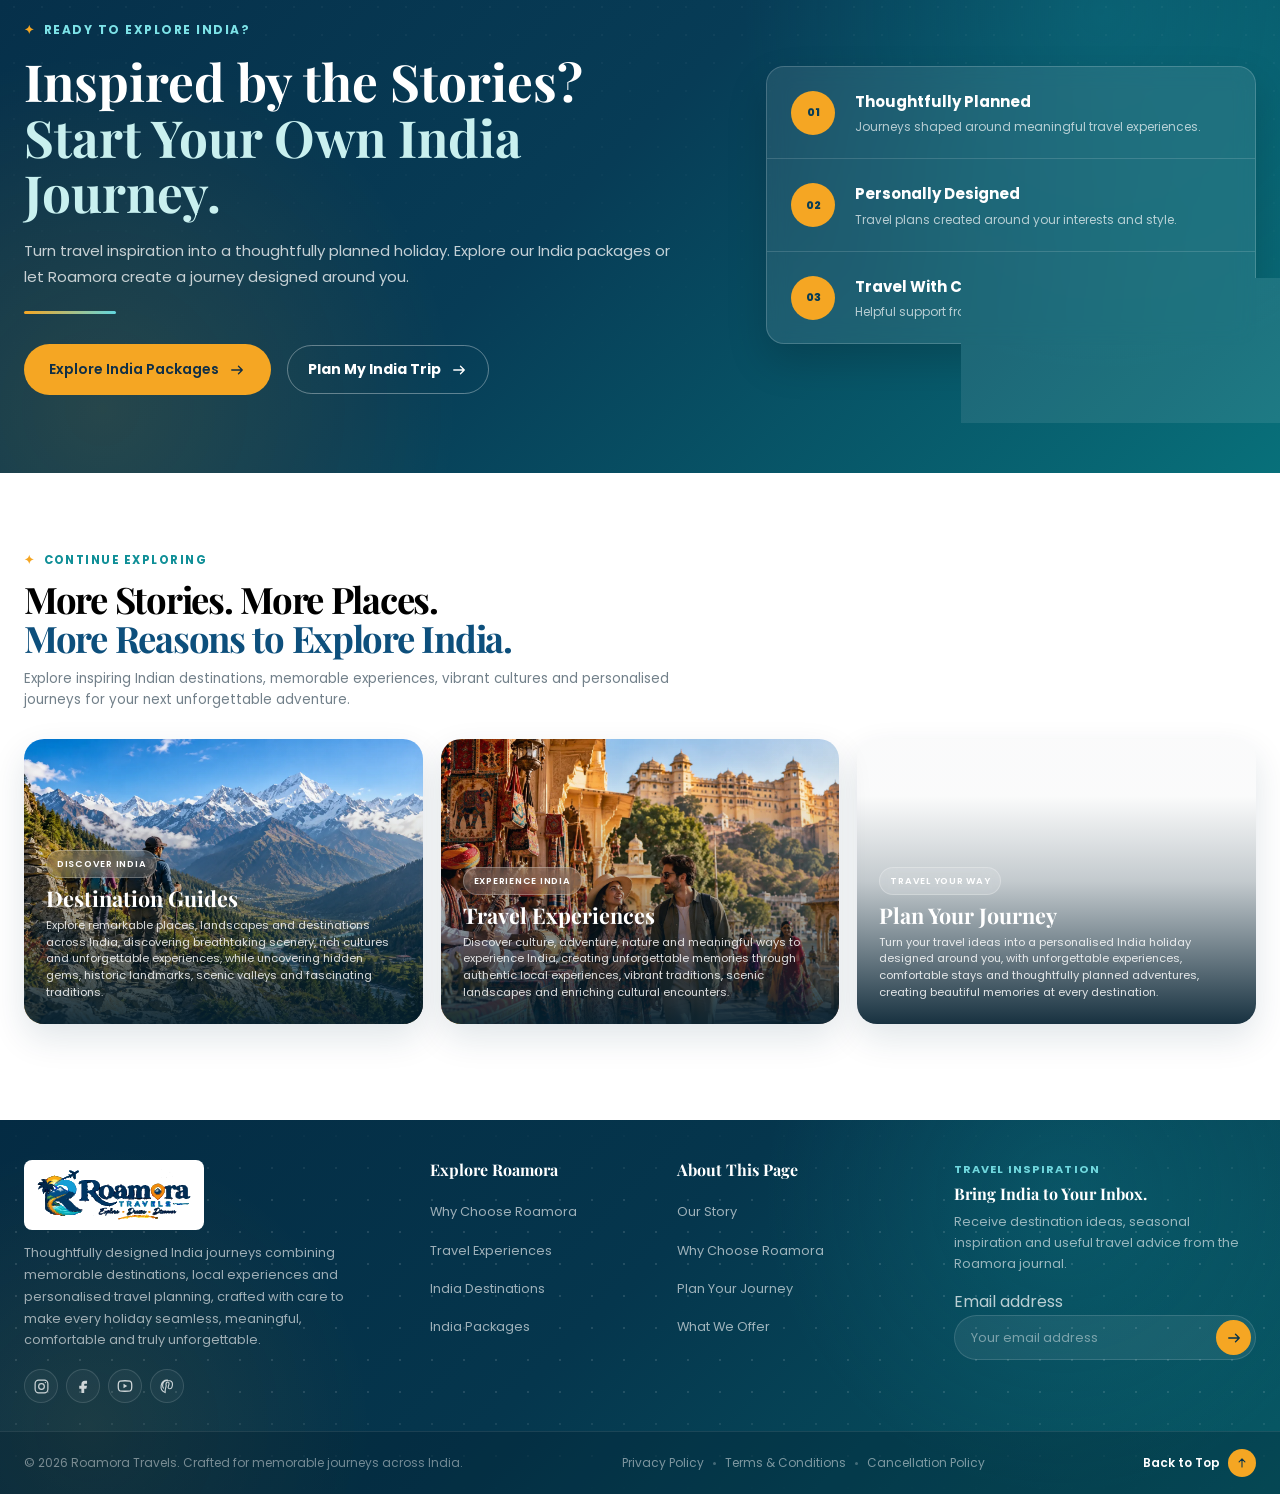
<file: blog.html>
<!doctype html>
<html lang="en">
  <head>
    <!-- ==================================================
       BASIC META TAGS STARTED
  ================================================== -->
    <meta charset="UTF-8" />
    <meta name="viewport" content="width=device-width, initial-scale=1.0" />
    <meta
      name="description"
      content="Read Roamora Travels' India travel journals, destination guides, cultural stories and practical tips for planning memorable journeys across India."
    />
    <title>India Travel Blog &amp; Destination Guides | Roamora Travels</title>
    <!-- ==================================================
       SEARCH ENGINE & SOCIAL META TAGS STARTED
    ================================================== -->
    <meta name="robots" content="index, follow, max-image-preview:large" />
    <link
      rel="canonical"
      href="https://techglowsolutionsindia.github.io/roamora-travels/blog.html"
    />

    <meta property="og:type" content="website" />
    <meta property="og:site_name" content="Roamora Travels" />
    <meta
      property="og:title"
      content="India Travel Blog &amp; Destination Guides | Roamora Travels"
    />
    <meta
      property="og:description"
      content="Read Roamora Travels' India travel journals, destination guides, cultural stories and practical tips for planning memorable journeys across India."
    />
    <meta name="twitter:card" content="summary" />
    <meta
      name="twitter:title"
      content="India Travel Blog &amp; Destination Guides | Roamora Travels"
    />
    <meta
      name="twitter:description"
      content="Discover India travel stories, destination guides, cultural experiences and practical travel tips from Roamora Travels."
    />
    <!-- ==================================================
       SEARCH ENGINE & SOCIAL META TAGS ENDED
    ================================================== -->

    <!-- ==================================================
       BASIC META TAGS ENDED
  ================================================== -->

    <!-- ==================================================
       FAVICON STARTED
  ================================================== -->
    <link
      rel="icon"
      type="image/svg+xml"
      href="assets/images/logo/favicon.svg"
    />
    <!-- ==================================================
       FAVICON ENDED
  ================================================== -->

    <!-- ==================================================
       GOOGLE FONTS STARTED
  ================================================== -->
    <link rel="preconnect" href="https://fonts.googleapis.com" />
    <link rel="preconnect" href="https://fonts.gstatic.com" crossorigin />
    <link
      href="https://fonts.googleapis.com/css2?family=Playfair+Display:wght@600;700&family=Poppins:wght@400;500;600;700&display=swap"
      rel="stylesheet"
    />
    <!-- ==================================================
       GOOGLE FONTS ENDED
  ================================================== -->

    <!-- ==================================================
       GLOBAL CSS STARTED
  ================================================== -->
    <link rel="stylesheet" href="assets/css/variables.css" />
    <link rel="stylesheet" href="assets/css/base.css" />
    <link rel="stylesheet" href="assets/css/layout.css" />
    <link rel="stylesheet" href="assets/css/components/typography.css" />
    <link rel="stylesheet" href="assets/css/header.css" />
    <link rel="stylesheet" href="assets/css/components/buttons.css" />
    <link rel="stylesheet" href="assets/css/footer.css" />
    <!-- ==================================================
       GLOBAL CSS ENDED
  ================================================== -->

    <!-- ==================================================
       BLOG PAGE CSS STARTED
  ================================================== -->
    <link rel="stylesheet" href="assets/css/pages/blog.css" />
    <!-- ==================================================
       BLOG PAGE CSS ENDED
  ================================================== -->
  </head>

  <body>
    <!-- ==================================================
         HEADER / NAVBAR STARTED
    ================================================== -->
    <header class="header" data-header>
      <div class="container header-container">
        <!-- ROAMORA LOGO STARTED -->
        <a
          href="index.html#home"
          class="header-logo"
          aria-label="Roamora Travels home"
        >
          <img
            src="assets/images/logo/roamora-logo.svg"
            alt="Roamora Travels logo"
            loading="eager"
            decoding="async"
          />
        </a>
        <!-- ROAMORA LOGO ENDED -->

        <!-- DESKTOP NAVIGATION STARTED -->
        <nav class="navbar" aria-label="Main navigation" data-navbar>
          <ul class="navbar-list">
            <!-- Home Section Dropdown Started -->
            <!-- ==================================================
     HOME SECTIONS DROPDOWN STARTED
================================================== -->
            <li class="navbar-item has-dropdown">
              <button
                class="navbar-link dropdown-trigger"
                type="button"
                aria-expanded="false"
              >
                Discover Roamora

                <svg
                  width="12"
                  height="12"
                  viewBox="0 0 12 12"
                  aria-hidden="true"
                >
                  <path
                    d="M2 4.5L6 8L10 4.5"
                    fill="none"
                    stroke="currentColor"
                    stroke-width="1.5"
                    stroke-linecap="round"
                    stroke-linejoin="round"
                  />
                </svg>
              </button>

              <ul class="dropdown-menu">
                <li>
                  <a href="index.html#popular-destinations"
                    >Popular Destinations</a
                  >
                </li>

                <li>
                  <a href="index.html#about-roamora">About Us</a>
                </li>

                <li>
                  <a href="index.html#featured-packages">Featured Packages</a>
                </li>
              </ul>
            </li>
            <!-- Home Section Dropdown End -->

            <!-- ==================================================
     WHY ROAMORA DROPDOWN STARTED
================================================== -->
            <li class="navbar-item has-dropdown">
              <button
                class="navbar-link dropdown-trigger"
                type="button"
                aria-expanded="false"
              >
                Why Roamora

                <svg
                  width="12"
                  height="12"
                  viewBox="0 0 12 12"
                  aria-hidden="true"
                >
                  <path
                    d="M2 4.5L6 8L10 4.5"
                    fill="none"
                    stroke="currentColor"
                    stroke-width="1.5"
                    stroke-linecap="round"
                    stroke-linejoin="round"
                  />
                </svg>
              </button>

              <ul class="dropdown-menu">
                <li>
                  <a href="index.html#why-roamora">Why Choose Roamora</a>
                </li>

                <li>
                  <a href="index.html#experiences">Travel Experiences</a>
                </li>

                <li>
                  <a href="index.html#custom-trip-planner"
                    >Custom Trip Planner</a
                  >
                </li>

                <li>
                  <a href="index.html#seasonal-offers">Seasonal Offers</a>
                </li>

                <li>
                  <a href="index.html#how-it-works">How It Works</a>
                </li>

                <li>
                  <a href="index.html#traveller-testimonials"
                    >Traveller Testimonials</a
                  >
                </li>

                <li>
                  <a href="index.html#faq">FAQ</a>
                </li>

                <li>
                  <a href="index.html#travel-blog">Travel Blog</a>
                </li>
              </ul>
            </li>
            <!-- ==================================================
     WHY ROAMORA DROPDOWN ENDED
================================================== -->

            <!-- India Destinations Dropdown Started -->
            <li class="navbar-item has-dropdown">
              <button
                class="navbar-link dropdown-trigger"
                type="button"
                aria-expanded="false"
              >
                India Destinations

                <svg
                  width="12"
                  height="12"
                  viewBox="0 0 12 12"
                  aria-hidden="true"
                >
                  <path
                    d="M2 4.5L6 8L10 4.5"
                    fill="none"
                    stroke="currentColor"
                    stroke-width="1.5"
                    stroke-linecap="round"
                    stroke-linejoin="round"
                  />
                </svg>
              </button>

              <ul class="dropdown-menu">
                <!-- ==================================================
     CITY-BASED DESTINATION LINKS STARTED
================================================== -->
                <li>
                  <a href="destinations.html#kashmir">Srinagar</a>
                </li>

                <li>
                  <a href="destinations.html#kerala">Alleppey</a>
                </li>

                <li>
                  <a href="destinations.html#rajasthan">Jaipur</a>
                </li>

                <li>
                  <a href="destinations.html#goa">Old Goa</a>
                </li>

                <li>
                  <a href="destinations.html#himachal-pradesh">Naggar</a>
                </li>
                <!-- ==================================================
     CITY-BASED DESTINATION LINKS ENDED
================================================== -->

                <li>
                  <a href="destinations.html">All India Destinations</a>
                </li>
              </ul>
            </li>
            <!-- India Destinations Dropdown Ended -->

            <!-- India Tour Packages Dropdown Started -->
            <li class="navbar-item has-dropdown">
              <button
                class="navbar-link dropdown-trigger"
                type="button"
                aria-expanded="false"
              >
                India Packages

                <svg
                  width="12"
                  height="12"
                  viewBox="0 0 12 12"
                  aria-hidden="true"
                >
                  <path
                    d="M2 4.5L6 8L10 4.5"
                    fill="none"
                    stroke="currentColor"
                    stroke-width="1.5"
                    stroke-linecap="round"
                    stroke-linejoin="round"
                  />
                </svg>
              </button>

              <ul class="dropdown-menu">
                <li>
                  <a href="packages.html?filter=mountains#all-packages"
                    >Mountain Holidays</a
                  >
                </li>

                <li>
                  <a href="packages.html?filter=nature#all-packages"
                    >Nature Holidays</a
                  >
                </li>

                <li>
                  <a href="packages.html?filter=heritage#all-packages"
                    >Heritage Tours</a
                  >
                </li>

                <li>
                  <a href="packages.html?filter=islands#all-packages"
                    >Island Getaways</a
                  >
                </li>

                <li>
                  <a href="packages.html?filter=spiritual#all-packages"
                    >Spiritual Journeys</a
                  >
                </li>

                <li>
                  <a href="packages.html">All India Packages</a>
                </li>
              </ul>
            </li>
            <!-- India Tour Packages Dropdown Ended -->

            <!-- ==================================================
     EXPLORE THIS PAGE DROPDOWN STARTED
================================================== -->
            <li class="navbar-item has-dropdown">
              <button
                class="navbar-link dropdown-trigger"
                type="button"
                aria-expanded="false"
              >
                Explore This Page

                <svg
                  width="12"
                  height="12"
                  viewBox="0 0 12 12"
                  aria-hidden="true"
                >
                  <path
                    d="M2 4.5L6 8L10 4.5"
                    fill="none"
                    stroke="currentColor"
                    stroke-width="1.5"
                    stroke-linecap="round"
                    stroke-linejoin="round"
                  />
                </svg>
              </button>

              <ul class="dropdown-menu">
                <!-- Travel Journal Overview -->
                <li>
                  <a href="#travel-journal-hero">Travel Journal Overview</a>
                </li>

                <!-- Featured Travel Story -->
                <li>
                  <a href="#featured-journal">Featured Travel Story</a>
                </li>

                <!-- Explore Travel Journals -->
                <li>
                  <a href="#travel-journals">Explore Travel Journals</a>
                </li>

                <!-- Ready to Explore India -->
                <li>
                  <a href="#ready-to-explore">Ready to Explore India</a>
                </li>

                <!-- Continue Exploring -->
                <li>
                  <a href="#continue-exploring">Continue Exploring</a>
                </li>
              </ul>
            </li>
            <!-- ==================================================
     EXPLORE THIS PAGE DROPDOWN ENDED
================================================== -->
          </ul>
        </nav>
        <!-- DESKTOP NAVIGATION ENDED -->

        <!-- HEADER ACTIONS STARTED -->
        <div class="header-actions">
          <button
            class="header-search"
            type="button"
            aria-label="Search India destinations and tour packages"
            aria-expanded="false"
            data-search-open
          >
            <svg width="20" height="20" viewBox="0 0 24 24" aria-hidden="true">
              <circle
                cx="11"
                cy="11"
                r="7"
                fill="none"
                stroke="currentColor"
                stroke-width="1.8"
              />

              <path
                d="M16.5 16.5L21 21"
                fill="none"
                stroke="currentColor"
                stroke-width="1.8"
                stroke-linecap="round"
              />
            </svg>
          </button>

          <a
            href="index.html#custom-trip-planner"
            class="btn btn-accent header-cta"
          >
            Plan My India Trip
          </a>

          <button
            class="nav-toggle"
            type="button"
            aria-label="Open navigation menu"
            aria-expanded="false"
            data-nav-toggle
          >
            <span></span>
            <span></span>
            <span></span>
          </button>
        </div>
        <!-- HEADER ACTIONS ENDED -->
      </div>
    </header>
    <!-- ==================================================
         HEADER / NAVBAR ENDED
    ================================================== -->

    <!-- ==================================================
     ROAMORA SEARCH POPUP STARTED
================================================== -->

    <div
      class="roamora-search"
      id="roamora-search"
      data-search-modal
      aria-hidden="true"
    >
      <div class="roamora-search-backdrop" data-search-close></div>

      <div
        class="roamora-search-panel"
        role="dialog"
        aria-modal="true"
        aria-labelledby="roamora-search-title"
      >
        <!-- SEARCH HEADER STARTED -->

        <div class="roamora-search-header">
          <div>
            <span class="roamora-search-eyebrow">SEARCH ROAMORA</span>

            <h2 id="roamora-search-title">
              Where Would You
              <span>Like to Go?</span>
            </h2>
          </div>

          <button
            class="roamora-search-close"
            type="button"
            aria-label="Close search"
            data-search-close
          >
            ×
          </button>
        </div>

        <!-- SEARCH HEADER ENDED -->

        <!-- SEARCH FORM STARTED -->

        <form class="roamora-search-form" data-search-form>
          <div class="roamora-search-field">
            <svg width="21" height="21" viewBox="0 0 24 24" aria-hidden="true">
              <circle
                cx="11"
                cy="11"
                r="7"
                fill="none"
                stroke="currentColor"
                stroke-width="1.8"
              />

              <path
                d="M16.5 16.5L21 21"
                fill="none"
                stroke="currentColor"
                stroke-width="1.8"
                stroke-linecap="round"
              />
            </svg>

            <input
              type="search"
              placeholder="Search destinations, packages or experiences..."
              aria-label="Search Roamora"
              autocomplete="off"
              data-search-input
            />

            <button type="submit">
              Search
              <span aria-hidden="true">→</span>
            </button>
          </div>

          <p class="roamora-search-message" data-search-message></p>
        </form>

        <!-- SEARCH FORM ENDED -->

        <!-- QUICK SEARCH STARTED -->

        <div class="roamora-search-quick">
          <span>POPULAR SEARCHES</span>

          <div class="roamora-search-tags">
            <!-- ==================================================
     CITY-BASED POPULAR SEARCHES STARTED
================================================== -->
            <a href="destinations.html#kashmir">Srinagar</a>
            <a href="destinations.html#kerala">Alleppey</a>
            <a href="destinations.html#rajasthan">Jaipur</a>
            <a href="destinations.html#goa">Old Goa</a>
            <!-- ==================================================
     CITY-BASED POPULAR SEARCHES ENDED
================================================== -->

            <a href="packages.html?filter=mountains#all-packages"
              >Mountain Holidays</a
            >
            <a href="packages.html?filter=nature#all-packages"
              >Nature Holidays</a
            >
          </div>
        </div>

        <!-- QUICK SEARCH ENDED -->
      </div>
    </div>

    <!-- ==================================================
     ROAMORA SEARCH POPUP ENDED
================================================== -->

    <main id="home">
      <!-- ==================================================
     1. TRAVEL JOURNAL HERO SECTION STARTED
================================================== -->
      <section id="travel-journal-hero" class="blog-page-hero">
        <div class="blog-page-hero-overlay"></div>

        <div class="container blog-page-hero-container">
          <div class="blog-page-hero-content">
            <!-- Hero Eyebrow -->
            <span class="blog-page-eyebrow">
              <span>✦</span>
              Roamora Travel Journal
            </span>

            <!-- Hero Title -->
            <h1>
              Stories That Inspire,
              <span>Your Next Indian Journey.</span>
            </h1>

            <!-- Hero Description -->
            <p>
              Discover inspiring destinations, authentic experiences and
              practical travel advice to help you explore India with greater
              confidence.
            </p>

            <!-- ==================================================
                 TRAVEL JOURNAL HERO CTA STARTED
            ================================================== -->
            <a href="#travel-journals" class="blog-page-hero-cta">
              Explore Travel Journals
              <span>→</span>
            </a>
            <!-- ==================================================
                 TRAVEL JOURNAL HERO CTA ENDED
            ================================================== -->

            <!-- ==================================================
           TRAVEL JOURNAL HERO HIGHLIGHTS STARTED
      ================================================== -->
            <div class="blog-page-hero-highlights">
              <div class="blog-page-hero-highlight">
                <span class="blog-page-highlight-icon">✦</span>
                <span>Destination Stories</span>
              </div>

              <div class="blog-page-hero-highlight">
                <span class="blog-page-highlight-icon">◇</span>
                <span>Local Experiences</span>
              </div>

              <div class="blog-page-hero-highlight">
                <span class="blog-page-highlight-icon">✓</span>
                <span>Practical Travel Tips</span>
              </div>
            </div>
          </div>
        </div>
      </section>
      <!-- ==================================================
     1. TRAVEL JOURNAL HERO SECTION ENDED
================================================== -->

      <!-- ==================================================
     2. FEATURED JOURNAL SECTION STARTED
================================================== -->
      <section id="featured-journal" class="blog-featured">
        <div class="container blog-featured-container">
          <!-- Featured Journal Image -->
          <div class="blog-featured-image">
            <img
              src="assets/images/blogs/kashmir-spring/hero.webp"
              alt="Beautiful Srinagar valley with Dal Lake, Mughal gardens and Himalayan mountains in spring"
              loading="lazy"
              decoding="async"
            />

            <span class="blog-featured-badge">Featured Journal</span>
          </div>

          <!-- Featured Journal Content -->
          <div class="blog-featured-content">
            <span class="blog-section-eyebrow">
              <span>✦</span>
              Featured Travel Story
            </span>

            <div class="blog-featured-meta">
              <span>Destinations</span>
              <span class="blog-featured-meta-dot"></span>
              <span>6 Min Read</span>
            </div>

            <h2>
              Srinagar: Dal Lake,
              <span>Mughal Gardens & Spring Beauty.</span>
            </h2>

            <p>
              Discover the timeless beauty of Srinagar, where peaceful Dal Lake,
              colourful Mughal gardens and breathtaking Himalayan landscapes
              create an unforgettable spring escape.
            </p>

            <p>
              From relaxing shikara rides and charming houseboats to blooming
              gardens and magnificent mountain views, explore the experiences
              that make Srinagar one of Kashmir's most enchanting destinations.
            </p>

            <a
              href="travel-blog-details.html?slug=kashmir-spring"
              class="blog-featured-btn"
            >
              Read Featured Journal
              <span aria-hidden="true">→</span>
            </a>
          </div>
        </div>
      </section>
      <!-- ==================================================
     2. FEATURED JOURNAL SECTION ENDED
================================================== -->

      <!-- ==================================================
     3. EXPLORE OUR TRAVEL JOURNALS SECTION STARTED
================================================== -->
      <section id="travel-journals" class="blog-journals">
        <div class="container blog-journals-container">
          <!-- ==================================================
         JOURNALS SECTION HEADING STARTED
    ================================================== -->
          <div class="blog-journals-heading">
            <span class="blog-journals-eyebrow">
              <span>✦</span>
              Explore Our Journals
            </span>

            <h2>
              Explore Our Travel Journals,
              <span>Stories From Across India.</span>
            </h2>

            <p>
              Discover destination inspiration, cultural experiences and
              practical travel advice to help you plan more meaningful journeys
              across India.
            </p>
          </div>
          <!-- ==================================================
         JOURNALS SECTION HEADING ENDED
    ================================================== -->

          <!-- ==================================================
         JOURNAL FILTERS STARTED
    ================================================== -->
          <div
            class="blog-journals-filters"
            role="group"
            aria-label="Filter travel journals"
          >
            <button
              class="blog-journals-filter is-active"
              type="button"
              data-journal-filter="all"
            >
              All Stories
            </button>

            <button
              class="blog-journals-filter"
              type="button"
              data-journal-filter="destinations"
            >
              Destinations
            </button>

            <button
              class="blog-journals-filter"
              type="button"
              data-journal-filter="experiences"
            >
              Experiences
            </button>

            <button
              class="blog-journals-filter"
              type="button"
              data-journal-filter="culture"
            >
              Culture
            </button>
          </div>
          <!-- ==================================================
         JOURNAL FILTERS ENDED
    ================================================== -->

          <!-- ==================================================
         JOURNAL GRID STARTED
    ================================================== -->
          <div class="blog-journals-grid">
            <!-- ==================================================
           JOURNAL 01 — SRINAGAR STARTED
      ================================================== -->
            <article
              class="blog-journal-card"
              data-journal-card
              data-category="destinations"
            >
              <a
                href="travel-blog-details.html?slug=kashmir-spring"
                class="blog-journal-card-image"
              >
                <img
                  src="assets/images/blogs/kashmir-spring/hero.webp"
                  alt="Dal Lake, Mughal gardens and Himalayan scenery in Srinagar"
                  loading="lazy"
                  decoding="async"
                />
                <span class="blog-journal-card-category">Destinations</span>
              </a>

              <div class="blog-journal-card-body">
                <span class="blog-journal-card-read">6 Min Read</span>

                <h3>Srinagar: Dal Lake, Mughal Gardens &amp; Spring Beauty</h3>

                <p>
                  Explore Srinagar's serene Dal Lake, colourful Mughal gardens
                  and majestic Himalayan landscapes.
                </p>

                <div class="blog-journal-card-footer">
                  <time datetime="2026-01-15">15th Jan. 2026</time>

                  <a href="travel-blog-details.html?slug=kashmir-spring">
                    Read Journal <span aria-hidden="true">→</span>
                  </a>
                </div>
              </div>
            </article>
            <!-- ==================================================
           JOURNAL 01 — SRINAGAR ENDED
      ================================================== -->

            <!-- ==================================================
           JOURNAL 02 — ALLEPPEY STARTED
      ================================================== -->
            <article
              class="blog-journal-card"
              data-journal-card
              data-category="experiences"
            >
              <a
                href="travel-blog-details.html?slug=kerala-backwaters"
                class="blog-journal-card-image"
              >
                <img
                  src="assets/images/blogs/kerala-backwaters/hero.webp"
                  alt="Traditional houseboats cruising through Alleppey's palm-lined backwaters"
                  loading="lazy"
                  decoding="async"
                />
                <span class="blog-journal-card-category">Experiences</span>
              </a>

              <div class="blog-journal-card-body">
                <span class="blog-journal-card-read">5 Min Read</span>

                <h3>Alleppey: Houseboats, Backwaters &amp; Village Life</h3>

                <p>
                  Cruise Alleppey's backwaters, exploring traditional
                  houseboats, coconut-lined waterways and villages.
                </p>

                <div class="blog-journal-card-footer">
                  <time datetime="2026-02-03">3rd Feb. 2026</time>

                  <a href="travel-blog-details.html?slug=kerala-backwaters">
                    Read Journal <span aria-hidden="true">→</span>
                  </a>
                </div>
              </div>
            </article>
            <!-- ==================================================
           JOURNAL 02 — ALLEPPEY ENDED
      ================================================== -->

            <!-- ==================================================
           JOURNAL 03 — JAIPUR STARTED
      ================================================== -->
            <article
              class="blog-journal-card"
              data-journal-card
              data-category="culture"
            >
              <a
                href="travel-blog-details.html?slug=rajasthan-heritage"
                class="blog-journal-card-image"
              >
                <img
                  src="assets/images/blogs/rajasthan-heritage/hero.webp"
                  alt="Amber Fort and magnificent royal heritage architecture in Jaipur"
                  loading="lazy"
                  decoding="async"
                />
                <span class="blog-journal-card-category">Culture</span>
              </a>

              <div class="blog-journal-card-body">
                <span class="blog-journal-card-read">7 Min Read</span>

                <h3>Jaipur: Amber Fort, Hawa Mahal &amp; Royal Heritage</h3>

                <p>
                  Explore Jaipur's majestic Amber Fort, iconic Hawa Mahal and
                  colourful royal heritage.
                </p>

                <div class="blog-journal-card-footer">
                  <time datetime="2026-02-21">21st Feb. 2026</time>

                  <a href="travel-blog-details.html?slug=rajasthan-heritage">
                    Read Journal <span aria-hidden="true">→</span>
                  </a>
                </div>
              </div>
            </article>
            <!-- ==================================================
           JOURNAL 03 — JAIPUR ENDED
      ================================================== -->

            <!-- ==================================================
           JOURNAL 04 — CHERRAPUNJI STARTED
      ================================================== -->
            <article
              class="blog-journal-card"
              data-journal-card
              data-category="destinations"
            >
              <a
                href="travel-blog-details.html?slug=meghalaya-waterfalls-living-roots"
                class="blog-journal-card-image"
              >
                <img
                  src="assets/images/blogs/cherrapunji-waterfalls-caves-living-roots/hero.webp"
                  alt="Waterfalls, limestone caves and living root bridges in Cherrapunji"
                  loading="lazy"
                  decoding="async"
                />
                <span class="blog-journal-card-category">Destinations</span>
              </a>

              <div class="blog-journal-card-body">
                <span class="blog-journal-card-read">7 Min Read</span>

                <h3>
                  Cherrapunji: Waterfalls, Caves &amp; Living Root Bridges
                </h3>

                <p>
                  Discover Cherrapunji's spectacular waterfalls, limestone caves
                  and remarkable living root bridges.
                </p>

                <div class="blog-journal-card-footer">
                  <time datetime="2026-06-11">11th Jun. 2026</time>

                  <a
                    href="travel-blog-details.html?slug=meghalaya-waterfalls-living-roots"
                  >
                    Read Journal <span aria-hidden="true">→</span>
                  </a>
                </div>
              </div>
            </article>
            <!-- ==================================================
           JOURNAL 04 — CHERRAPUNJI ENDED
      ================================================== -->

            <!-- ==================================================
           JOURNAL 05 — OLD GOA STARTED
      ================================================== -->
            <article
              class="blog-journal-card"
              data-journal-card
              data-category="culture"
            >
              <a
                href="travel-blog-details.html?slug=goa-coastal-escape"
                class="blog-journal-card-image"
              >
                <img
                  src="assets/images/blogs/old-goa-portuguese-heritage/hero.webp"
                  alt="Historic churches and Portuguese colonial heritage architecture in Old Goa"
                  loading="lazy"
                  decoding="async"
                />
                <span class="blog-journal-card-category">Culture</span>
              </a>

              <div class="blog-journal-card-body">
                <span class="blog-journal-card-read">6 Min Read</span>

                <h3>
                  Old Goa: Historic Churches, Portuguese Heritage &amp; Coastal
                  Beauty
                </h3>

                <p>
                  Discover Old Goa's historic churches, Portuguese architecture,
                  rich heritage and coastal beauty.
                </p>

                <div class="blog-journal-card-footer">
                  <time datetime="2026-09-10">10th Sep. 2026</time>

                  <a href="travel-blog-details.html?slug=goa-coastal-escape">
                    Read Journal <span aria-hidden="true">→</span>
                  </a>
                </div>
              </div>
            </article>
            <!-- ==================================================
           JOURNAL 05 — OLD GOA ENDED
      ================================================== -->

            <!-- ==================================================
           JOURNAL 06 — NAGGAR STARTED
      ================================================== -->
            <article
              class="blog-journal-card"
              data-journal-card
              data-category="destinations"
            >
              <a
                href="travel-blog-details.html?slug=hidden-himachal"
                class="blog-journal-card-image"
              >
                <img
                  src="assets/images/blogs/naggar-himalayan-heritage/hero.webp"
                  alt="Historic Naggar Castle and Himalayan mountain landscapes"
                  loading="lazy"
                  decoding="async"
                />
                <span class="blog-journal-card-category">Destinations</span>
              </a>

              <div class="blog-journal-card-body">
                <span class="blog-journal-card-read">8 Min Read</span>

                <h3>
                  Naggar: Ancient Castles, Temples &amp; Hidden Himalayan Beauty
                </h3>

                <p>
                  Discover Naggar's ancient castle, historic temples,
                  traditional architecture and Himalayan landscapes.
                </p>

                <div class="blog-journal-card-footer">
                  <time datetime="2026-04-02">2nd Apr. 2026</time>

                  <a href="travel-blog-details.html?slug=hidden-himachal">
                    Read Journal <span aria-hidden="true">→</span>
                  </a>
                </div>
              </div>
            </article>
            <!-- ==================================================
           JOURNAL 06 — NAGGAR ENDED
      ================================================== -->

            <!-- ==================================================
           JOURNAL 07 — MADURAI STARTED
      ================================================== -->
            <article
              class="blog-journal-card"
              data-journal-card
              data-category="culture"
            >
              <a
                href="travel-blog-details.html?slug=tamil-nadu-temple-trail"
                class="blog-journal-card-image"
              >
                <img
                  src="assets/images/blogs/madurai-temple-heritage/hero.webp"
                  alt="Magnificent Meenakshi Amman Temple and Dravidian architecture in Madurai"
                  loading="lazy"
                  decoding="async"
                />
                <span class="blog-journal-card-category">Culture</span>
              </a>

              <div class="blog-journal-card-body">
                <span class="blog-journal-card-read">7 Min Read</span>

                <h3>Madurai: Meenakshi Temple &amp; Timeless Heritage</h3>

                <p>
                  Discover Madurai's magnificent Meenakshi Amman Temple,
                  sculpted Dravidian towers and cultural traditions.
                </p>

                <div class="blog-journal-card-footer">
                  <time datetime="2026-08-22">22nd Aug. 2026</time>

                  <a
                    href="travel-blog-details.html?slug=tamil-nadu-temple-trail"
                  >
                    Read Journal <span aria-hidden="true">→</span>
                  </a>
                </div>
              </div>
            </article>
            <!-- ==================================================
           JOURNAL 07 — MADURAI ENDED
      ================================================== -->

            <!-- ==================================================
           JOURNAL 08 — LEH STARTED
      ================================================== -->
            <article
              class="blog-journal-card"
              data-journal-card
              data-category="experiences"
            >
              <a
                href="travel-blog-details.html?slug=ladakh-adventure"
                class="blog-journal-card-image"
              >
                <img
                  src="assets/images/blogs/leh-himalayan-adventures/hero.webp"
                  alt="Shanti Stupa, Leh Valley and dramatic Himalayan mountains"
                  loading="lazy"
                  decoding="async"
                />
                <span class="blog-journal-card-category">Experiences</span>
              </a>

              <div class="blog-journal-card-body">
                <span class="blog-journal-card-read">7 Min Read</span>

                <h3>
                  Leh: Shanti Stupa, Ancient Monasteries &amp; Himalayan
                  Adventures
                </h3>

                <p>
                  Discover Leh's Shanti Stupa, historic Buddhist monasteries and
                  breathtaking Himalayan landscapes.
                </p>

                <div class="blog-journal-card-footer">
                  <time datetime="2026-05-15">15th May 2026</time>

                  <a href="travel-blog-details.html?slug=ladakh-adventure">
                    Read Journal <span aria-hidden="true">→</span>
                  </a>
                </div>
              </div>
            </article>
            <!-- ==================================================
           JOURNAL 08 — LEH ENDED
      ================================================== -->

            <!-- ==================================================
           JOURNAL 09 — RATNAGIRI STARTED
      ================================================== -->
            <article
              class="blog-journal-card"
              data-journal-card
              data-category="destinations"
            >
              <a
                href="travel-blog-details.html?slug=konkan-coastal-journey"
                class="blog-journal-card-image"
              >
                <img
                  src="assets/images/blogs/ratnagiri-coastal-journey/hero.webp"
                  alt="Historic coastal forts, Ganpatipule and Arabian Sea views near Ratnagiri"
                  loading="lazy"
                  decoding="async"
                />
                <span class="blog-journal-card-category">Destinations</span>
              </a>

              <div class="blog-journal-card-body">
                <span class="blog-journal-card-read">6 Min Read</span>

                <h3>
                  Ratnagiri: Coastal Forts, Ganpatipule &amp; Arabian Sea Views
                </h3>

                <p>
                  Explore Ratnagiri's historic coastal forts, beautiful
                  Ganpatipule Beach and Arabian Sea views.
                </p>

                <div class="blog-journal-card-footer">
                  <time datetime="2026-07-10">10th Jul. 2026</time>

                  <a
                    href="travel-blog-details.html?slug=konkan-coastal-journey"
                  >
                    Read Journal <span aria-hidden="true">→</span>
                  </a>
                </div>
              </div>
            </article>
            <!-- ==================================================
           JOURNAL =9 — RATNAGIRI ENDED
      ================================================== -->

            <!-- ==================================================
           JOURNAL 10 — SRI VIJAYA PURAM STARTED
      ================================================== -->
            <article
              class="blog-journal-card"
              data-journal-card
              data-category="experiences"
            >
              <a
                href="travel-blog-details.html?slug=andaman-island-days"
                class="blog-journal-card-image"
              >
                <img
                  src="assets/images/blogs/sri-vijaya-puram-island-heritage/hero.webp"
                  alt="Historic Cellular Jail and island heritage in Sri Vijaya Puram"
                  loading="lazy"
                  decoding="async"
                />
                <span class="blog-journal-card-category">Experiences</span>
              </a>

              <div class="blog-journal-card-body">
                <span class="blog-journal-card-read">6 Min Read</span>

                <h3>
                  Sri Vijaya Puram: Cellular Jail, Ross Island &amp; Island
                  Heritage
                </h3>

                <p>
                  Discover Sri Vijaya Puram's historic Cellular Jail, Ross
                  Island ruins and Andaman heritage.
                </p>

                <div class="blog-journal-card-footer">
                  <time datetime="2026-07-24">24th Jul. 2026</time>

                  <a href="travel-blog-details.html?slug=andaman-island-days">
                    Read Journal <span aria-hidden="true">→</span>
                  </a>
                </div>
              </div>
            </article>
            <!-- ==================================================
           JOURNAL 10 — SRI VIJAYA PURAM ENDED
      ================================================== -->

            <!-- ==================================================
           JOURNAL 11 — VARANASI STARTED
      ================================================== -->
            <article
              class="blog-journal-card"
              data-journal-card
              data-category="culture"
            >
              <a
                href="travel-blog-details.html?slug=varanasi-sunrise"
                class="blog-journal-card-image"
              >
                <img
                  src="assets/images/blogs/varanasi-sacred-ghats/hero.webp"
                  alt="Sunrise over the sacred ghats and River Ganga in Varanasi"
                  loading="lazy"
                  decoding="async"
                />
                <span class="blog-journal-card-category">Culture</span>
              </a>

              <div class="blog-journal-card-body">
                <span class="blog-journal-card-read">6 Min Read</span>

                <h3>Varanasi: Sunrise at the Ghats &amp; Sacred Ganga</h3>

                <p>
                  Experience Varanasi's sacred Ganga, sunrise ghats and timeless
                  spiritual traditions.
                </p>

                <div class="blog-journal-card-footer">
                  <time datetime="2026-05-29">29th May 2026</time>

                  <a href="travel-blog-details.html?slug=varanasi-sunrise">
                    Read Journal <span aria-hidden="true">→</span>
                  </a>
                </div>
              </div>
            </article>
            <!-- ==================================================
           JOURNAL 11 — VARANASI ENDED
      ================================================== -->

            <!-- ==================================================
           JOURNAL 12 — GANGTOK STARTED
      ================================================== -->
            <article
              class="blog-journal-card"
              data-journal-card
              data-category="destinations"
            >
              <a
                href="travel-blog-details.html?slug=sikkim-himalayas"
                class="blog-journal-card-image"
              >
                <img
                  src="assets/images/blogs/gangtok-himalayan-journey/hero.webp"
                  alt="Rumtek Monastery, Tsomgo Lake and Himalayan views near Gangtok"
                  loading="lazy"
                  decoding="async"
                />
                <span class="blog-journal-card-category">Destinations</span>
              </a>

              <div class="blog-journal-card-body">
                <span class="blog-journal-card-read">7 Min Read</span>

                <h3>
                  Gangtok: Rumtek Monastery, Tsomgo Lake &amp; Himalayan Views
                </h3>

                <p>
                  Discover Gangtok's peaceful Rumtek Monastery, beautiful Tsomgo
                  Lake and breathtaking Himalayan landscapes.
                </p>

                <div class="blog-journal-card-footer">
                  <time datetime="2026-08-05">5th Aug. 2026</time>

                  <a href="travel-blog-details.html?slug=sikkim-himalayas">
                    Read Journal <span aria-hidden="true">→</span>
                  </a>
                </div>
              </div>
            </article>
            <!-- ==================================================
           JOURNAL 12 — GANGTOK ENDED
      ================================================== -->

            <!-- ==================================================
           JOURNAL 13 — HAMPI STARTED
      ================================================== -->
            <article
              class="blog-journal-card"
              data-journal-card
              data-category="culture"
            >
              <a
                href="travel-blog-details.html?slug=hampi-ancient-temples-heritage"
                class="blog-journal-card-image"
              >
                <img
                  src="assets/images/blogs/hampi-ancient-temples-heritage/hero.webp"
                  alt="Ancient temples, Stone Chariot and Vijayanagara ruins in Hampi"
                  loading="lazy"
                  decoding="async"
                />
                <span class="blog-journal-card-category">Culture</span>
              </a>

              <div class="blog-journal-card-body">
                <span class="blog-journal-card-read">6 Min Read</span>

                <h3>
                  Hampi: Ancient Temples, Stone Chariot &amp; Vijayanagara Ruins
                </h3>

                <p>
                  Explore Hampi's ancient temples, iconic Stone Chariot and
                  magnificent Vijayanagara ruins.
                </p>

                <div class="blog-journal-card-footer">
                  <time datetime="2026-04-24">24th Apr. 2026</time>

                  <a
                    href="travel-blog-details.html?slug=hampi-ancient-temples-heritage"
                  >
                    Read Journal <span aria-hidden="true">→</span>
                  </a>
                </div>
              </div>
            </article>
            <!-- ==================================================
           JOURNAL 13 — HAMPI ENDED
      ================================================== -->

            <!-- ==================================================
           JOURNAL 14 — JAISALMER STARTED
      ================================================== -->
            <article
              class="blog-journal-card"
              data-journal-card
              data-category="destinations"
            >
              <a
                href="travel-blog-details.html?slug=jaisalmer-desert-journey"
                class="blog-journal-card-image"
              >
                <img
                  src="assets/images/blogs/jaisalmer-desert-journey/hero.webp"
                  alt="Golden Jaisalmer Fort, historic havelis and Thar Desert landscapes"
                  loading="lazy"
                  decoding="async"
                />
                <span class="blog-journal-card-category">Destinations</span>
              </a>

              <div class="blog-journal-card-body">
                <span class="blog-journal-card-read">6 Min Read</span>

                <h3>
                  Jaisalmer: Golden Fort, Historic Havelis &amp; Thar Desert
                </h3>

                <p>
                  Discover Jaisalmer's golden fort, historic havelis and
                  breathtaking Thar Desert dunes.
                </p>

                <div class="blog-journal-card-footer">
                  <time datetime="2026-03-12">12th Mar. 2026</time>

                  <a
                    href="travel-blog-details.html?slug=jaisalmer-desert-journey"
                  >
                    Read Journal <span aria-hidden="true">→</span>
                  </a>
                </div>
              </div>
            </article>
            <!-- ==================================================
           JOURNAL 14 — JAISALMER ENDED
      ================================================== -->

            <!-- ==================================================
           JOURNAL 15— RISHIKESH STARTED
      ================================================== -->
            <article
              class="blog-journal-card"
              data-journal-card
              data-category="destinations"
            >
              <a
                href="travel-blog-details.html?slug=uttarakhand-himalayan-retreat"
                class="blog-journal-card-image"
              >
                <img
                  src="assets/images/blogs/rishikesh-ganga-serenity/hero.webp"
                  alt="Ram Jhula, sacred River Ganga and Himalayan foothills in Rishikesh"
                  loading="lazy"
                  decoding="async"
                />
                <span class="blog-journal-card-category">Destinations</span>
              </a>

              <div class="blog-journal-card-body">
                <span class="blog-journal-card-read">7 Min Read</span>

                <h3>
                  Rishikesh: Ram Jhula, Sacred Ganga &amp; Himalayan Serenity
                </h3>

                <p>
                  Discover Rishikesh's iconic Ram Jhula, sacred Ganga riverbanks
                  and beautiful Himalayan foothills.
                </p>

                <div class="blog-journal-card-footer">
                  <time datetime="2026-06-27">27th Jun. 2026</time>

                  <a
                    href="travel-blog-details.html?slug=uttarakhand-himalayan-retreat"
                  >
                    Read Journal <span aria-hidden="true">→</span>
                  </a>
                </div>
              </div>
            </article>
            <!-- ==================================================
           JOURNAL 15— RISHIKESH ENDED
      ================================================== -->
          </div>
          <!-- ==================================================
         JOURNAL GRID ENDED
    ================================================== -->
        </div>
      </section>
      <!-- ==================================================
     3. EXPLORE OUR TRAVEL JOURNALS SECTION ENDED
================================================== -->

      <!-- ==================================================
     4. BLOG CTA SECTION STARTED
================================================== -->
      <section
        id="ready-to-explore"
        class="blog-cta"
        aria-labelledby="blog-cta-title"
      >
        <div class="container blog-cta-container">
          <!-- ==================================================
               BLOG CTA CONTENT STARTED
          ================================================== -->
          <div class="blog-cta-content">
            <span class="blog-cta-eyebrow">
              <span>✦</span>
              Ready to Explore India?
            </span>

            <h2 class="blog-cta-title" id="blog-cta-title">
              Inspired by the Stories?
              <span>Start Your Own India Journey.</span>
            </h2>

            <p class="blog-cta-description">
              Turn travel inspiration into a thoughtfully planned holiday.
              Explore our India packages or let Roamora create a journey
              designed around you.
            </p>

            <!-- ==================================================
                 BLOG CTA ACTIONS STARTED
            ================================================== -->
            <div class="blog-cta-actions">
              <a href="packages.html" class="btn btn-accent">
                Explore India Packages

                <svg
                  width="18"
                  height="18"
                  viewBox="0 0 24 24"
                  aria-hidden="true"
                >
                  <path
                    d="M5 12H19M14 7L19 12L14 17"
                    fill="none"
                    stroke="currentColor"
                    stroke-width="1.8"
                    stroke-linecap="round"
                    stroke-linejoin="round"
                  />
                </svg>
              </a>

              <a href="custom-trip.html" class="blog-cta-secondary">
                Plan My India Trip

                <svg
                  width="18"
                  height="18"
                  viewBox="0 0 24 24"
                  aria-hidden="true"
                >
                  <path
                    d="M5 12H19M14 7L19 12L14 17"
                    fill="none"
                    stroke="currentColor"
                    stroke-width="1.8"
                    stroke-linecap="round"
                    stroke-linejoin="round"
                  />
                </svg>
              </a>
            </div>
            <!-- ==================================================
                 BLOG CTA ACTIONS ENDED
            ================================================== -->
          </div>

          <!-- ==================================================
               BLOG CTA PROMISE STARTED
          ================================================== -->
          <div class="blog-cta-promise">
            <div class="blog-cta-promise-item">
              <span>01</span>
              <div>
                <strong>Thoughtfully Planned</strong>
                <p>Journeys shaped around meaningful travel experiences.</p>
              </div>
            </div>

            <div class="blog-cta-promise-item">
              <span>02</span>
              <div>
                <strong>Personally Designed</strong>
                <p>Travel plans created around your interests and style.</p>
              </div>
            </div>

            <div class="blog-cta-promise-item">
              <span>03</span>
              <div>
                <strong>Travel With Confidence</strong>
                <p>Helpful support from planning through your journey.</p>
              </div>
            </div>
          </div>
          <!-- ==================================================
               BLOG CTA PROMISE ENDED
          ================================================== -->
        </div>
      </section>
      <!-- ==================================================
     4. BLOG CTA SECTION ENDED
================================================== -->

      <!-- ==================================================
     5. CONTINUE EXPLORING SECTION STARTED
================================================== -->
      <section
        id="continue-exploring"
        class="blog-explore"
        aria-labelledby="blog-explore-title"
      >
        <div class="container blog-explore-container">
          <!-- ==================================================
         CONTINUE EXPLORING HEADING STARTED
    ================================================== -->
          <div class="blog-explore-heading">
            <span class="blog-explore-eyebrow">
              <span>✦</span>
              Continue Exploring
            </span>

            <h2 class="blog-explore-title" id="blog-explore-title">
              More Stories. More Places.
              <span>More Reasons to Explore India.</span>
            </h2>

            <p class="blog-explore-description">
              Explore inspiring Indian destinations, memorable experiences,
              vibrant cultures and personalised journeys for your next
              unforgettable adventure.
            </p>
          </div>
          <!-- ==================================================
         CONTINUE EXPLORING HEADING ENDED
    ================================================== -->

          <!-- ==================================================
         CONTINUE EXPLORING GRID STARTED
    ================================================== -->
          <div class="blog-explore-grid">
            <!-- Destination Guides Card Started -->
            <article class="blog-explore-card">
              <a
                href="destinations.html"
                class="blog-explore-link"
                aria-label="Explore India destinations"
              >
                <img
                  src="assets/images/experiences/mountain-adventures.webp"
                  alt="Beautiful mountain destination in India"
                  class="blog-explore-image"
                  loading="lazy"
                  decoding="async"
                />

                <div class="blog-explore-overlay"></div>

                <div class="blog-explore-content">
                  <span class="blog-explore-label">Discover India</span>

                  <h3>Destination Guides</h3>

                  <p>
                    Explore remarkable places, landscapes and destinations
                    across India, discovering breathtaking scenery, rich
                    cultures and unforgettable experiences, while uncovering
                    hidden gems, historic landmarks, scenic valleys and
                    fascinating traditions.
                  </p>

                  <span class="blog-explore-action">
                    Explore Destinations

                    <svg
                      width="18"
                      height="18"
                      viewBox="0 0 24 24"
                      aria-hidden="true"
                    >
                      <path
                        d="M5 12H19M14 7L19 12L14 17"
                        fill="none"
                        stroke="currentColor"
                        stroke-width="1.8"
                        stroke-linecap="round"
                        stroke-linejoin="round"
                      />
                    </svg>
                  </span>
                </div>
              </a>
            </article>
            <!-- Destination Guides Card Ended -->

            <!-- Travel Experiences Card Started -->
            <article class="blog-explore-card">
              <a
                href="experiences.html"
                class="blog-explore-link"
                aria-label="Explore travel experiences"
              >
                <img
                  src="assets/images/experiences/cultural-journeys.webp"
                  alt="Cultural travel experience in India"
                  class="blog-explore-image"
                  loading="lazy"
                  decoding="async"
                />

                <div class="blog-explore-overlay"></div>

                <div class="blog-explore-content">
                  <span class="blog-explore-label">Experience India</span>

                  <h3>Travel Experiences</h3>

                  <p>
                    Discover culture, adventure, nature and meaningful ways to
                    experience India, creating unforgettable memories through
                    authentic local experiences, vibrant traditions, scenic
                    landscapes and enriching cultural encounters.
                  </p>

                  <span class="blog-explore-action">
                    Explore Experiences

                    <svg
                      width="18"
                      height="18"
                      viewBox="0 0 24 24"
                      aria-hidden="true"
                    >
                      <path
                        d="M5 12H19M14 7L19 12L14 17"
                        fill="none"
                        stroke="currentColor"
                        stroke-width="1.8"
                        stroke-linecap="round"
                        stroke-linejoin="round"
                      />
                    </svg>
                  </span>
                </div>
              </a>
            </article>
            <!-- Travel Experiences Card Ended -->

            <!-- Plan Your Journey Card Started -->
            <article class="blog-explore-card">
              <a
                href="custom-trip.html"
                class="blog-explore-link"
                aria-label="Plan your India journey"
              >
                <img
                  src="assets/images/experiences/heritage-experiences.webp"
                  alt="Memorable India journey and heritage experience"
                  class="blog-explore-image"
                  loading="lazy"
                  decoding="async"
                />

                <div class="blog-explore-overlay"></div>

                <div class="blog-explore-content">
                  <span class="blog-explore-label">Travel Your Way</span>

                  <h3>Plan Your Journey</h3>

                  <p>
                    Turn your travel ideas into a personalised India holiday
                    designed around you, with unforgettable experiences,
                    comfortable stays and thoughtfully planned adventures,
                    creating beautiful memories at every destination.
                  </p>

                  <span class="blog-explore-action">
                    Start Planning

                    <svg
                      width="18"
                      height="18"
                      viewBox="0 0 24 24"
                      aria-hidden="true"
                    >
                      <path
                        d="M5 12H19M14 7L19 12L14 17"
                        fill="none"
                        stroke="currentColor"
                        stroke-width="1.8"
                        stroke-linecap="round"
                        stroke-linejoin="round"
                      />
                    </svg>
                  </span>
                </div>
              </a>
            </article>
            <!-- Plan Your Journey Card Ended -->
          </div>
          <!-- ==================================================
         CONTINUE EXPLORING GRID ENDED
    ================================================== -->
        </div>
      </section>
      <!-- ==================================================
     5. CONTINUE EXPLORING SECTION ENDED
================================================== -->
    </main>

    <!-- ==================================================
     FOOTER STARTED
================================================== -->
    <footer class="site-footer" id="footer">
      <!-- ==================================================
       FOOTER MAIN STARTED
  ================================================== -->
      <div class="container footer-main">
        <!-- Footer Brand Started -->
        <div class="footer-brand-column">
          <a
            href="index.html#home"
            class="footer-brand"
            aria-label="Roamora Travels home"
          >
            <img
              src="assets/images/logo/roamora-logo.svg"
              alt="Roamora Travels"
              class="footer-brand-logo"
              loading="lazy"
              decoding="async"
            />
          </a>

          <p class="footer-brand-text">
            Thoughtfully designed India journeys combining memorable
            destinations, local experiences and personalised travel planning,
            crafted with care to make every holiday seamless, meaningful,
            comfortable and truly unforgettable.
          </p>

          <!-- ==================================================
     FOOTER SOCIAL MEDIA LINKS STARTED
================================================== -->
          <div class="footer-socials" aria-label="Roamora social media">
            <a
              href="https://www.instagram.com/"
              target="_blank"
              rel="noopener noreferrer"
              aria-label="Instagram"
            >
              <svg
                width="17"
                height="17"
                viewBox="0 0 24 24"
                aria-hidden="true"
              >
                <rect
                  x="3"
                  y="3"
                  width="18"
                  height="18"
                  rx="5"
                  fill="none"
                  stroke="currentColor"
                  stroke-width="1.7"
                />
                <circle
                  cx="12"
                  cy="12"
                  r="4"
                  fill="none"
                  stroke="currentColor"
                  stroke-width="1.7"
                />
                <circle cx="17.5" cy="6.5" r="1" fill="currentColor" />
              </svg>
            </a>

            <a
              href="https://www.facebook.com/"
              target="_blank"
              rel="noopener noreferrer"
              aria-label="Facebook"
            >
              <svg
                width="17"
                height="17"
                viewBox="0 0 24 24"
                aria-hidden="true"
              >
                <path
                  d="M14 8H17V4H14C10.7 4 9 6 9 9V11H6V15H9V21H13V15H16L17 11H13V9C13 8.3 13.3 8 14 8Z"
                  fill="currentColor"
                />
              </svg>
            </a>

            <a
              href="https://www.youtube.com/"
              target="_blank"
              rel="noopener noreferrer"
              aria-label="YouTube"
            >
              <svg
                width="18"
                height="18"
                viewBox="0 0 24 24"
                aria-hidden="true"
              >
                <path
                  d="M21 12C21 9.7 20.8 8.2 20.5 7.3C20.2 6.5 19.5 5.8 18.7 5.5C17.2 5 12 5 12 5C12 5 6.8 5 5.3 5.5C4.5 5.8 3.8 6.5 3.5 7.3C3.2 8.2 3 9.7 3 12C3 14.3 3.2 15.8 3.5 16.7C3.8 17.5 4.5 18.2 5.3 18.5C6.8 19 12 19 12 19C12 19 17.2 19 18.7 18.5C19.5 18.2 20.2 17.5 20.5 16.7C20.8 15.8 21 14.3 21 12Z"
                  fill="none"
                  stroke="currentColor"
                  stroke-width="1.7"
                />
                <path d="M10 9L15 12L10 15Z" fill="currentColor" />
              </svg>
            </a>

            <a
              href="https://www.pinterest.com/"
              target="_blank"
              rel="noopener noreferrer"
              aria-label="Pinterest"
            >
              <svg
                width="17"
                height="17"
                viewBox="0 0 24 24"
                aria-hidden="true"
              >
                <path
                  d="M12 3A9 9 0 0 0 8.7 20.4C8.6 18.9 8.7 17.2 9.1 15.5L10.2 10.9C10 10.3 9.9 9.5 9.9 8.9C9.9 7.1 11 5.7 12.4 5.7C13.6 5.7 14.2 6.6 14.2 7.8C14.2 9.1 13.4 11 13 12.7C12.6 14.1 13.7 15.2 15 15.2C17.4 15.2 19 12.1 19 8.5C19 5.7 16.7 3.6 12.6 3.6C7.9 3.6 5.1 7.1 5.1 10.7C5.1 12 5.5 13.4 6.3 14.2"
                  fill="none"
                  stroke="currentColor"
                  stroke-width="1.6"
                  stroke-linecap="round"
                />
              </svg>
            </a>
          </div>
          <!-- ==================================================
     FOOTER SOCIAL MEDIA LINKS ENDED
================================================== -->
        </div>
        <!-- Footer Brand Ended -->

        <!-- Explore Links Started -->
        <div class="footer-link-column">
          <h3>Explore Roamora</h3>

          <ul>
            <li>
              <a href="index.html#why-roamora">Why Choose Roamora</a>
            </li>

            <li>
              <a href="index.html#experiences">Travel Experiences</a>
            </li>

            <li>
              <a href="destinations.html">India Destinations</a>
            </li>

            <li>
              <a href="packages.html">India Packages</a>
            </li>
          </ul>
        </div>
        <!-- Explore Links Ended -->

        <!-- About Page Links Started -->
        <div class="footer-link-column">
          <h3>About This Page</h3>

          <ul>
            <li>
              <a href="about.html#our-story">Our Story</a>
            </li>

            <li>
              <a href="about.html#why-choose-roamora">Why Choose Roamora</a>
            </li>

            <li>
              <a href="about.html#plan-your-journey">Plan Your Journey</a>
            </li>

            <li>
              <a href="about.html#what-we-offer">What We Offer</a>
            </li>
          </ul>
        </div>
        <!-- About Page Links Ended -->

        <!-- Newsletter Started -->
        <div class="footer-newsletter">
          <span class="footer-newsletter-label">Travel Inspiration</span>

          <h3>Bring India to Your Inbox.</h3>

          <p>
            Receive destination ideas, seasonal inspiration and useful travel
            advice from the Roamora journal.
          </p>

          <form class="footer-newsletter-form" id="newsletter-form" novalidate>
            <label class="sr-only" for="footer-email"> Email address </label>

            <div class="footer-newsletter-field">
              <input
                id="footer-email"
                type="email"
                name="email"
                placeholder="Your email address"
                required
              />

              <button type="submit" aria-label="Subscribe">
                <svg
                  width="18"
                  height="18"
                  viewBox="0 0 24 24"
                  aria-hidden="true"
                >
                  <path
                    d="M5 12H19M14 7L19 12L14 17"
                    fill="none"
                    stroke="currentColor"
                    stroke-width="1.8"
                    stroke-linecap="round"
                    stroke-linejoin="round"
                  />
                </svg>
              </button>
            </div>

            <!-- Newsletter Message Started -->
            <p
              class="footer-newsletter-message"
              id="newsletter-message"
              aria-live="polite"
            ></p>
            <!-- Newsletter Message Ended -->
          </form>
        </div>
        <!-- Newsletter Ended -->
      </div>
      <!-- ==================================================
       FOOTER MAIN ENDED
  ================================================== -->

      <!-- ==================================================
       FOOTER BOTTOM STARTED
  ================================================== -->
      <div class="footer-bottom">
        <div class="container footer-bottom-container">
          <p>
            © 2026 Roamora Travels. Crafted for memorable journeys across India.
          </p>

          <div class="footer-bottom-links">
            <a href="privacy-policy.html">Privacy Policy</a>
            <span></span>

            <a href="terms-and-conditions.html">Terms &amp; Conditions</a>
            <span></span>

            <a href="cancellation-policy.html">Cancellation Policy</a>
          </div>

          <a href="#home" class="footer-back-top">
            Back to Top

            <span>
              <svg
                width="14"
                height="14"
                viewBox="0 0 24 24"
                aria-hidden="true"
              >
                <path
                  d="M12 19V5M7 10L12 5L17 10"
                  fill="none"
                  stroke="currentColor"
                  stroke-width="1.8"
                  stroke-linecap="round"
                  stroke-linejoin="round"
                />
              </svg>
            </span>
          </a>
        </div>
      </div>
      <!-- ==================================================
       FOOTER BOTTOM ENDED
  ================================================== -->
    </footer>
    <!-- ==================================================
     FOOTER ENDED
================================================== -->

    <!-- ==================================================
     GLOBAL JAVASCRIPT STARTED
================================================== -->
    <script src="assets/js/main.js"></script>
    <script src="assets/js/blog.js"></script>
    <script src="assets/js/components/newsletter.js"></script>
    <!-- ==================================================
     GLOBAL JAVASCRIPT ENDED
================================================== -->
  </body>
</html>
</file>
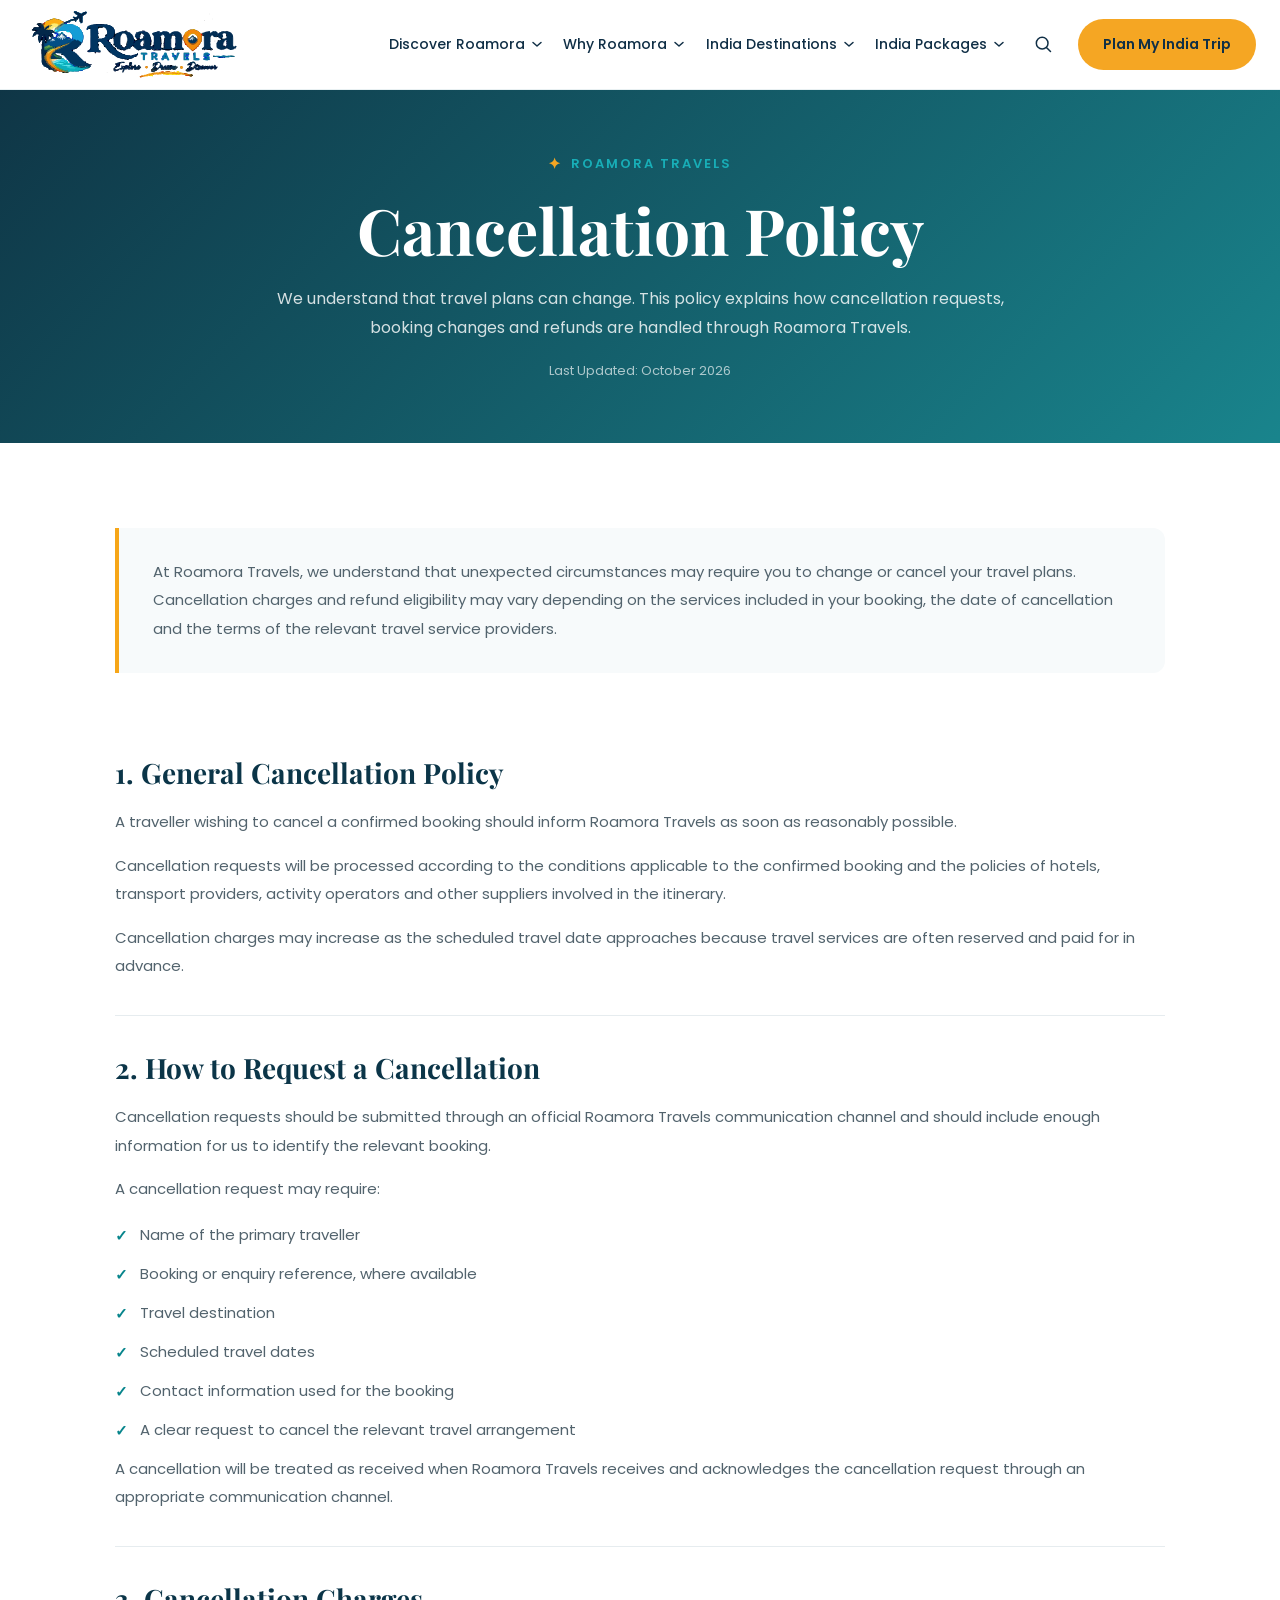
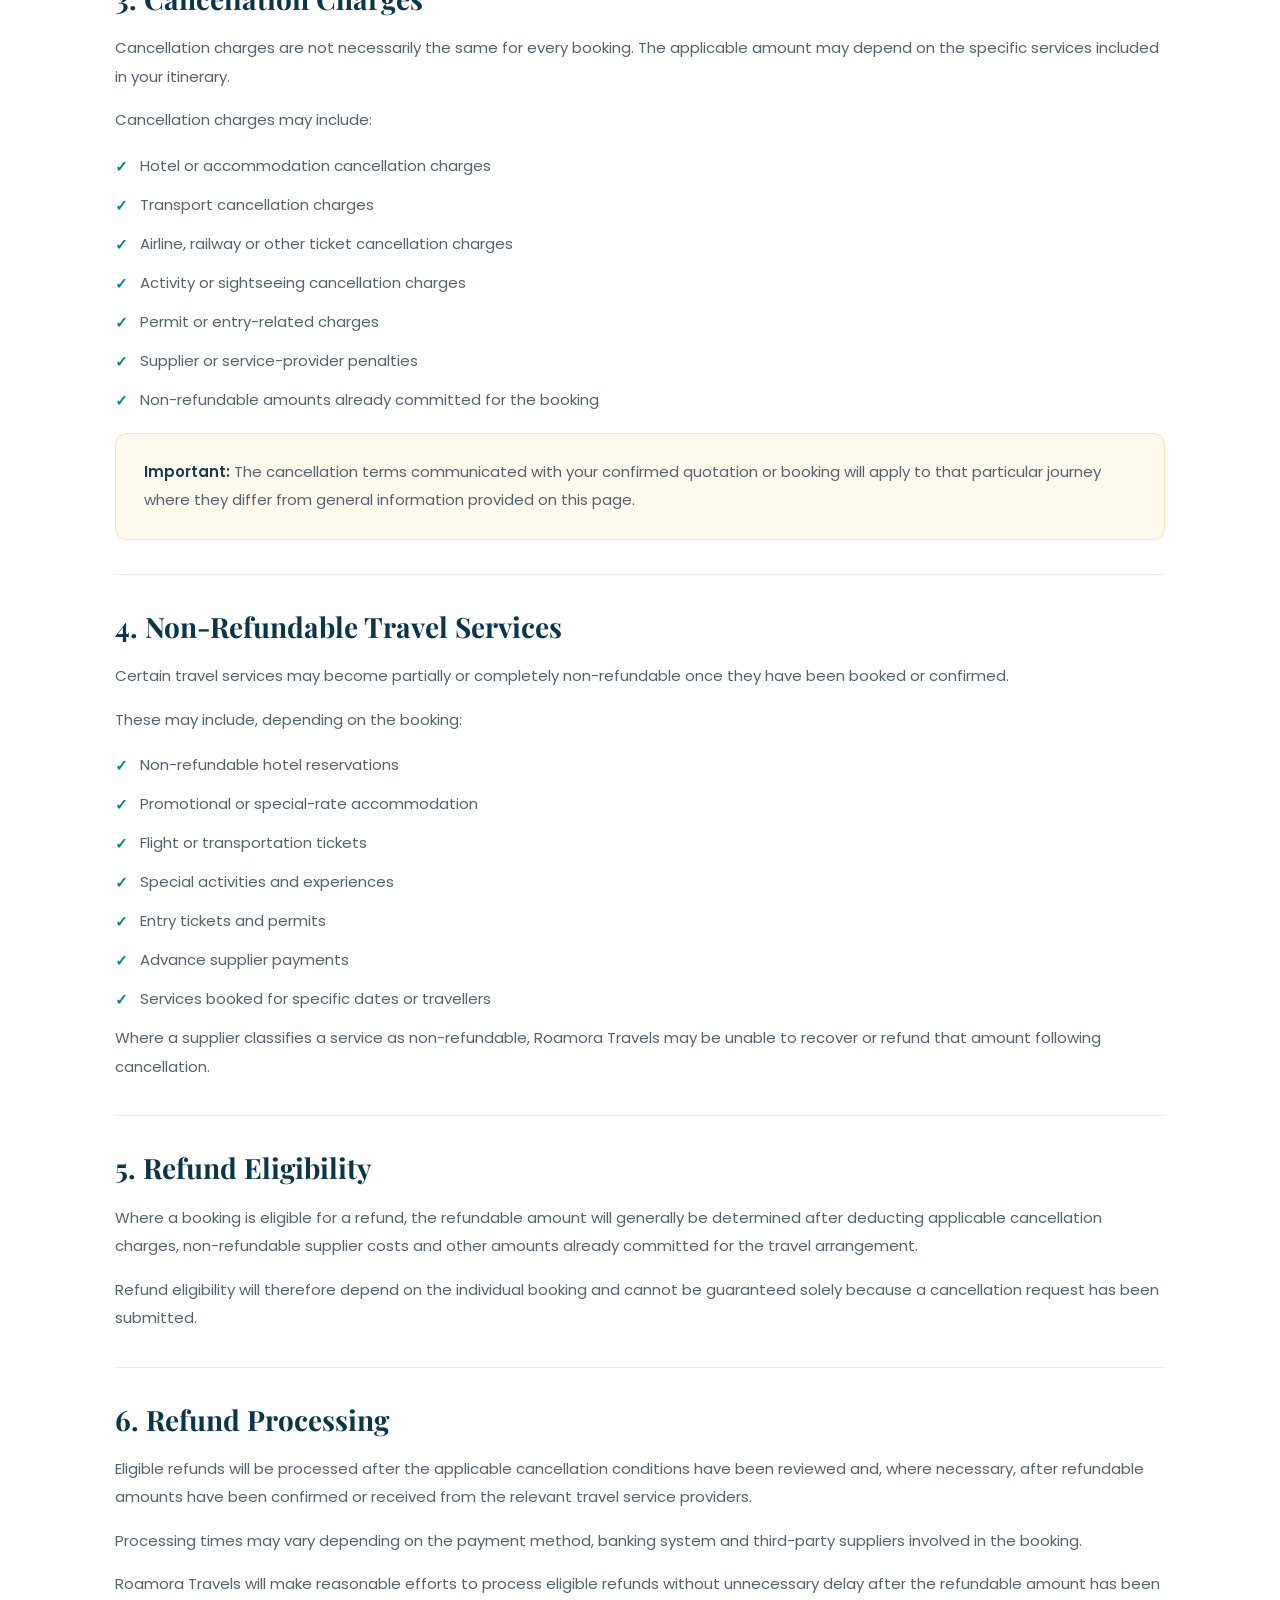
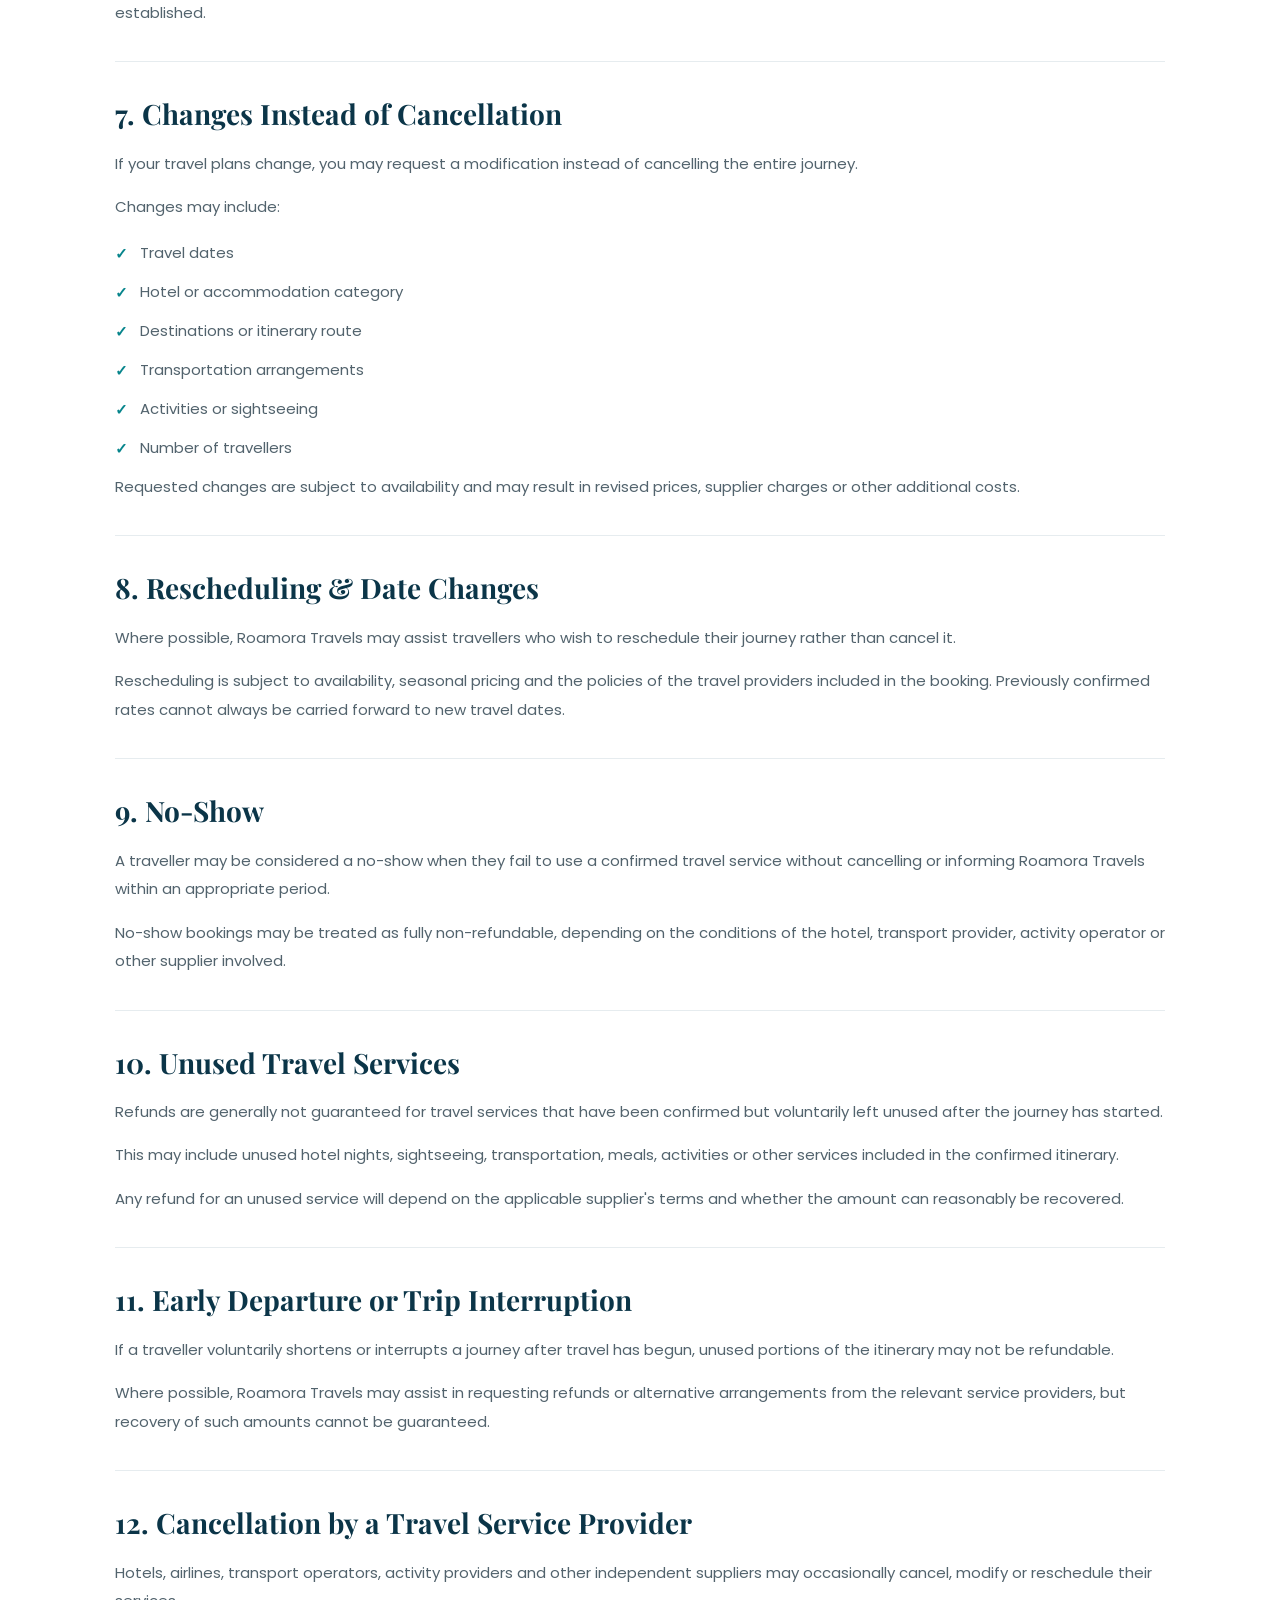
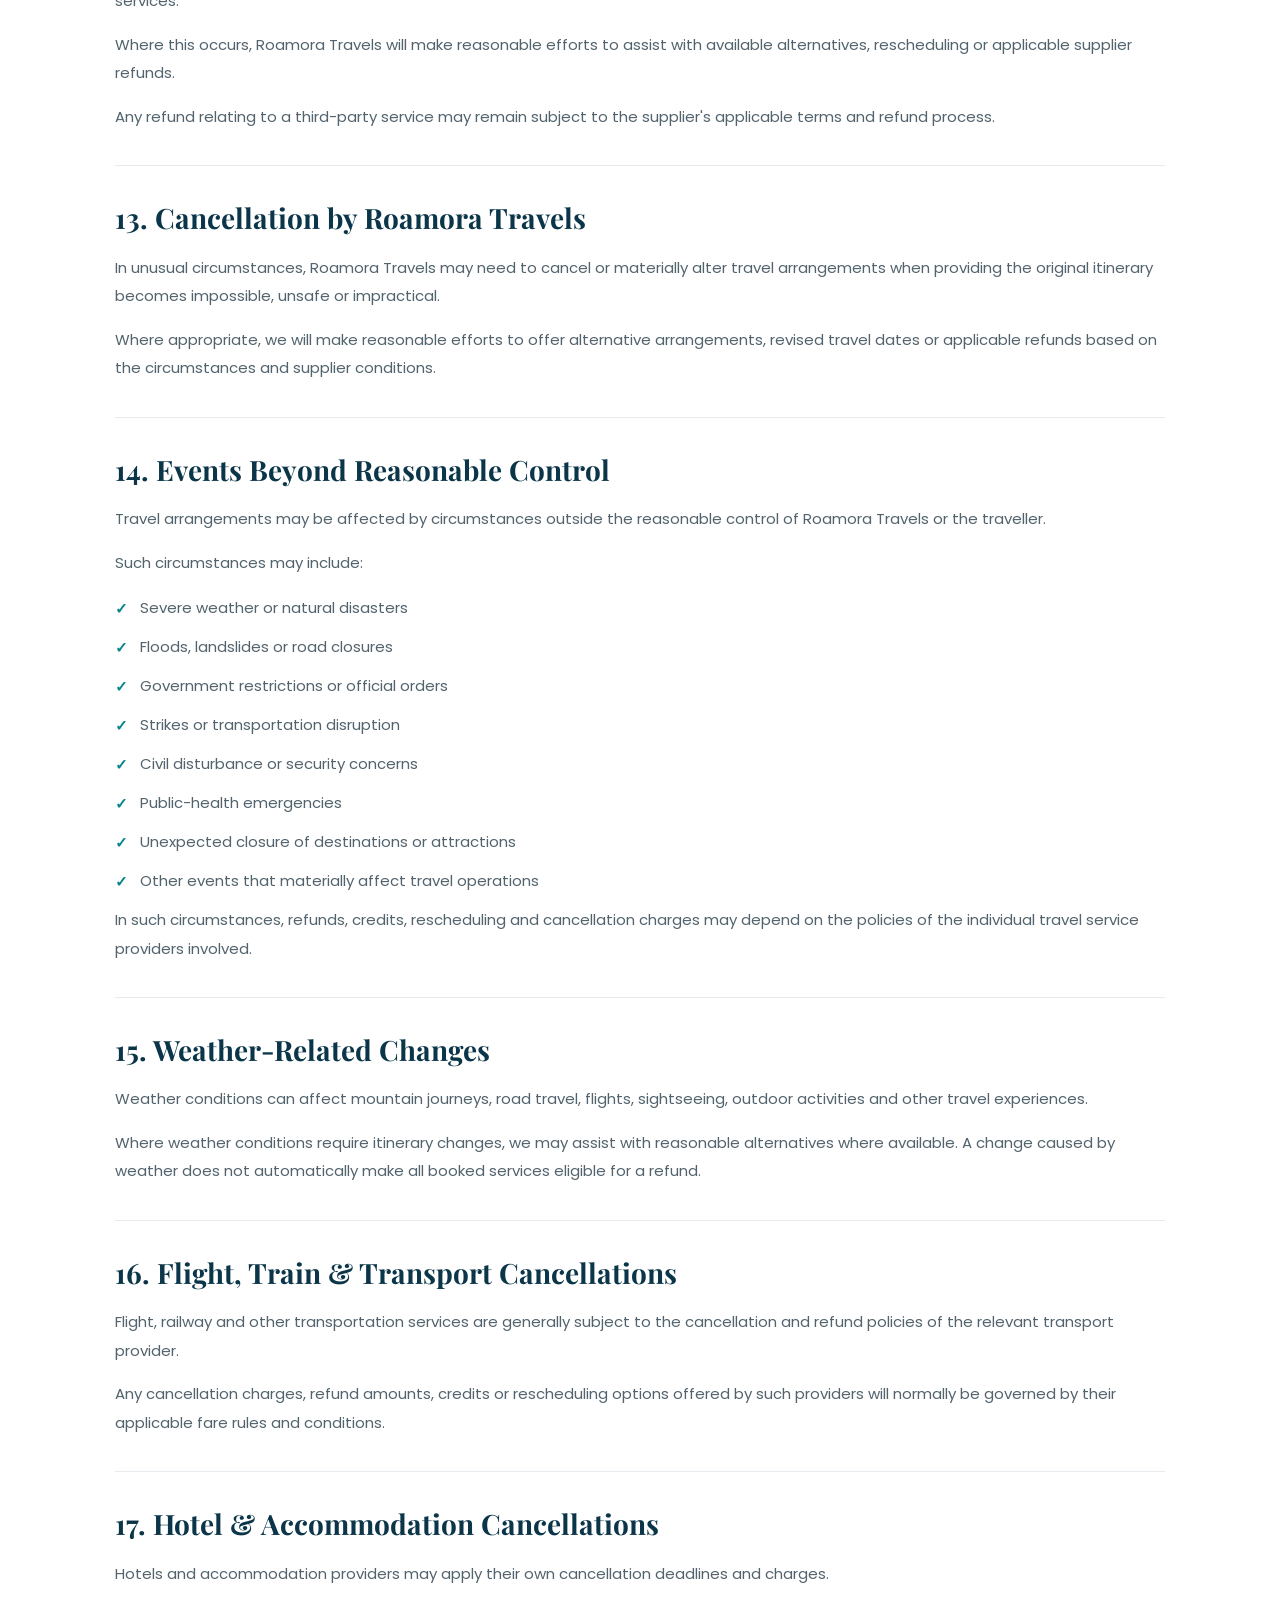
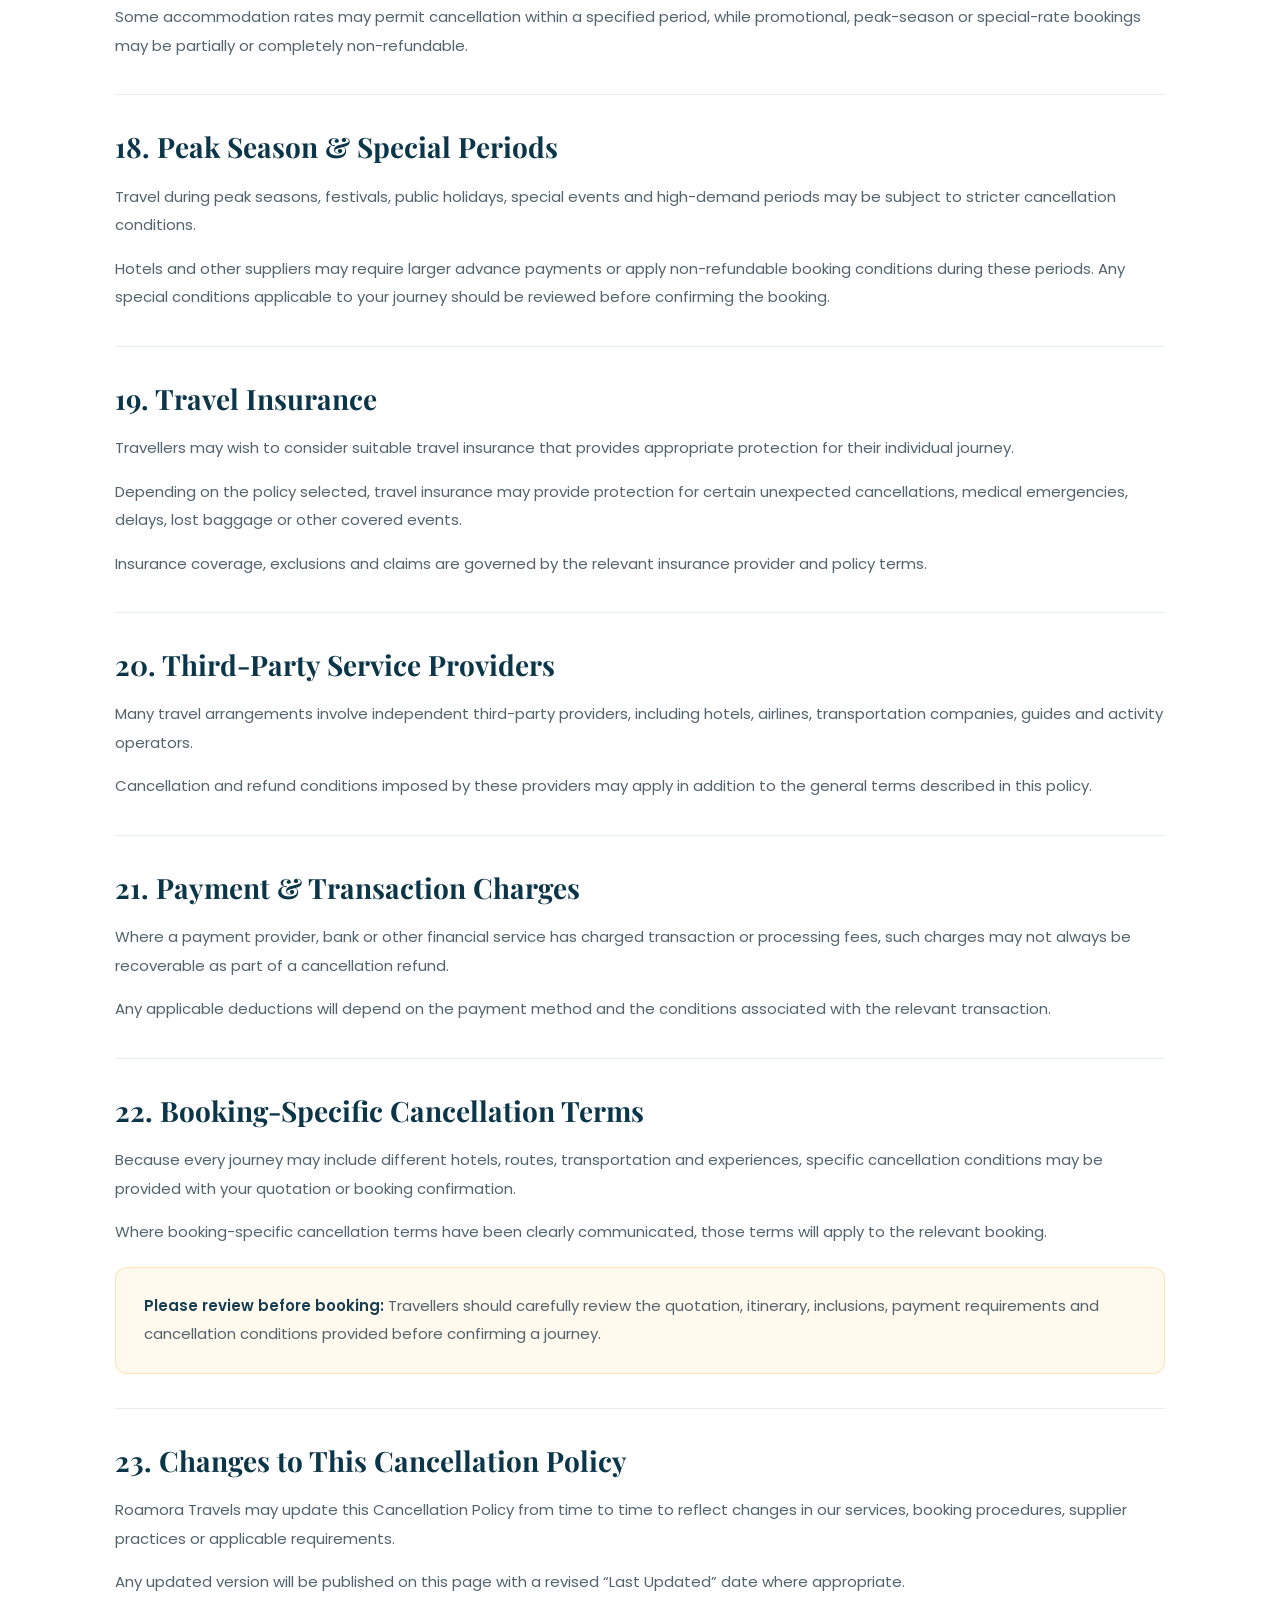
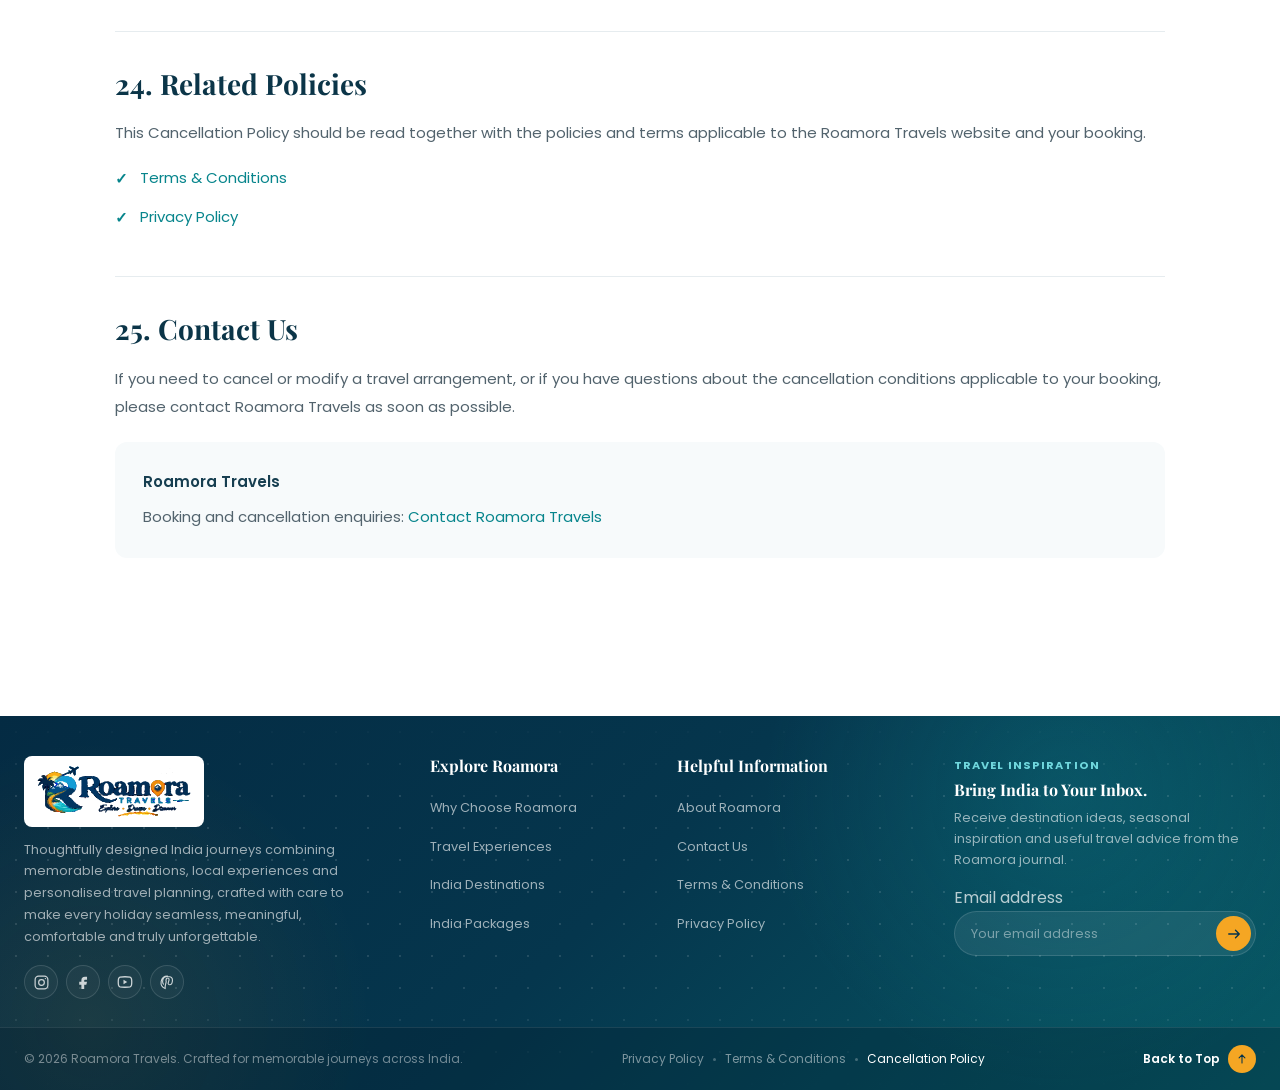
<file: cancellation-policy.html>
<!doctype html>
<html lang="en">
  <head>
    <!-- ==================================================
       BASIC META TAGS STARTED
  ================================================== -->
    <meta charset="UTF-8" />
    <meta name="viewport" content="width=device-width, initial-scale=1.0" />

    <meta
      name="description"
      content="Read the Roamora Travels Cancellation Policy to understand cancellation requests, refunds, booking changes, no-shows and supplier-related cancellation conditions."
    />

    <meta name="robots" content="index, follow, max-image-preview:large" />
    <link
      rel="canonical"
      href="https://techglowsolutionsindia.github.io/roamora-travels/cancellation-policy.html"
    />

    <title>Cancellation &amp; Refund Policy | Roamora Travels</title>

    <!-- ==================================================
         SOCIAL SHARING META TAGS STARTED
    ================================================== -->
    <meta property="og:type" content="website" />
    <meta property="og:site_name" content="Roamora Travels" />
    <meta
      property="og:title"
      content="Cancellation &amp; Refund Policy | Roamora Travels"
    />
    <meta
      property="og:description"
      content="Understand cancellation requests, booking changes, refund eligibility and supplier-related conditions for Roamora Travels bookings."
    />
    <meta name="twitter:card" content="summary" />
    <meta
      name="twitter:title"
      content="Cancellation &amp; Refund Policy | Roamora Travels"
    />
    <meta
      name="twitter:description"
      content="Learn about cancellation requests, refunds, rescheduling and booking-specific conditions at Roamora Travels."
    />
    <!-- ==================================================
         SOCIAL SHARING META TAGS ENDED
    ================================================== -->
    <!-- ==================================================
       BASIC META TAGS ENDED
  ================================================== -->

    <!-- ==================================================
       FAVICON STARTED
  ================================================== -->
    <link
      rel="icon"
      type="image/svg+xml"
      href="assets/images/logo/favicon.svg"
    />
    <!-- ==================================================
       FAVICON ENDED
  ================================================== -->

    <!-- ==================================================
       GOOGLE FONTS STARTED
  ================================================== -->
    <link rel="preconnect" href="https://fonts.googleapis.com" />
    <link rel="preconnect" href="https://fonts.gstatic.com" crossorigin />

    <link
      href="https://fonts.googleapis.com/css2?family=Playfair+Display:wght@600;700&family=Poppins:wght@400;500;600;700&display=swap"
      rel="stylesheet"
    />
    <!-- ==================================================
       GOOGLE FONTS ENDED
  ================================================== -->

    <!-- ==================================================
       GLOBAL CSS STARTED
  ================================================== -->
    <link rel="stylesheet" href="assets/css/variables.css" />
    <link rel="stylesheet" href="assets/css/base.css" />
    <link rel="stylesheet" href="assets/css/layout.css" />
    <link rel="stylesheet" href="assets/css/components/typography.css" />
    <link rel="stylesheet" href="assets/css/header.css" />
    <link rel="stylesheet" href="assets/css/components/buttons.css" />
    <link rel="stylesheet" href="assets/css/footer.css" />
    <!-- ==================================================
       GLOBAL CSS ENDED
  ================================================== -->

    <!-- ==================================================
       LEGAL PAGES CSS STARTED
  ================================================== -->
    <link rel="stylesheet" href="assets/css/pages/cancellation-policy.css" />
    <!-- ==================================================
       LEGAL PAGES CSS ENDED
  ================================================== -->
  </head>

  <body>
    <!-- ==================================================
         HEADER / NAVBAR STARTED
    ================================================== -->
    <header class="header" data-header>
      <div class="container header-container">
        <!-- ROAMORA LOGO STARTED -->
        <a
          href="index.html#home"
          class="header-logo"
          aria-label="Roamora Travels home"
        >
          <img
            src="assets/images/logo/roamora-logo.svg"
            alt="Roamora Travels logo"
            loading="eager"
            decoding="async"
          />
        </a>
        <!-- ROAMORA LOGO ENDED -->

        <!-- DESKTOP NAVIGATION STARTED -->
        <nav class="navbar" aria-label="Main navigation" data-navbar>
          <ul class="navbar-list">
            <!-- Home Section Dropdown Started -->
            <!-- ==================================================
     HOME SECTIONS DROPDOWN STARTED
================================================== -->
            <li class="navbar-item has-dropdown">
              <button
                class="navbar-link dropdown-trigger"
                type="button"
                aria-expanded="false"
              >
                Discover Roamora

                <svg
                  width="12"
                  height="12"
                  viewBox="0 0 12 12"
                  aria-hidden="true"
                >
                  <path
                    d="M2 4.5L6 8L10 4.5"
                    fill="none"
                    stroke="currentColor"
                    stroke-width="1.5"
                    stroke-linecap="round"
                    stroke-linejoin="round"
                  />
                </svg>
              </button>

              <ul class="dropdown-menu">
                <li>
                  <a href="index.html#popular-destinations"
                    >Popular Destinations</a
                  >
                </li>

                <li>
                  <a href="index.html#about-roamora">About Us</a>
                </li>

                <li>
                  <a href="index.html#featured-packages">Featured Packages</a>
                </li>
              </ul>
            </li>
            <!-- Home Section Dropdown End -->

            <!-- ==================================================
     WHY ROAMORA DROPDOWN STARTED
================================================== -->
            <li class="navbar-item has-dropdown">
              <button
                class="navbar-link dropdown-trigger"
                type="button"
                aria-expanded="false"
              >
                Why Roamora

                <svg
                  width="12"
                  height="12"
                  viewBox="0 0 12 12"
                  aria-hidden="true"
                >
                  <path
                    d="M2 4.5L6 8L10 4.5"
                    fill="none"
                    stroke="currentColor"
                    stroke-width="1.5"
                    stroke-linecap="round"
                    stroke-linejoin="round"
                  />
                </svg>
              </button>

              <ul class="dropdown-menu">
                <li>
                  <a href="index.html#why-roamora">Why Choose Roamora</a>
                </li>

                <li>
                  <a href="index.html#experiences">Travel Experiences</a>
                </li>

                <li>
                  <a href="index.html#custom-trip-planner"
                    >Custom Trip Planner</a
                  >
                </li>

                <li>
                  <a href="index.html#seasonal-offers">Seasonal Offers</a>
                </li>

                <li>
                  <a href="index.html#how-it-works">How It Works</a>
                </li>

                <li>
                  <a href="index.html#traveller-testimonials"
                    >Traveller Testimonials</a
                  >
                </li>

                <li>
                  <a href="index.html#faq">FAQ</a>
                </li>

                <li>
                  <a href="index.html#travel-blog">Travel Blog</a>
                </li>
              </ul>
            </li>
            <!-- ==================================================
     WHY ROAMORA DROPDOWN ENDED
================================================== -->

            <!-- India Destinations Dropdown Started -->
            <li class="navbar-item has-dropdown">
              <button
                class="navbar-link dropdown-trigger"
                type="button"
                aria-expanded="false"
              >
                India Destinations

                <svg
                  width="12"
                  height="12"
                  viewBox="0 0 12 12"
                  aria-hidden="true"
                >
                  <path
                    d="M2 4.5L6 8L10 4.5"
                    fill="none"
                    stroke="currentColor"
                    stroke-width="1.5"
                    stroke-linecap="round"
                    stroke-linejoin="round"
                  />
                </svg>
              </button>

              <!-- ==================================================
     CITY-BASED DESTINATION LINKS STARTED
================================================== -->
              <ul class="dropdown-menu">
                <li>
                  <a href="destinations.html#kashmir">Srinagar</a>
                </li>

                <li>
                  <a href="destinations.html#kerala">Alleppey</a>
                </li>

                <li>
                  <a href="destinations.html#rajasthan">Jaipur</a>
                </li>

                <li>
                  <a href="destinations.html#goa">Old Goa</a>
                </li>

                <li>
                  <a href="destinations.html#himachal-pradesh">Naggar</a>
                </li>

                <li>
                  <a href="destinations.html">All India Destinations</a>
                </li>
              </ul>
              <!-- ==================================================
     CITY-BASED DESTINATION LINKS ENDED
================================================== -->
            </li>
            <!-- India Destinations Dropdown Ended -->

            <!-- India Tour Packages Dropdown Started -->
            <li class="navbar-item has-dropdown">
              <button
                class="navbar-link dropdown-trigger"
                type="button"
                aria-expanded="false"
              >
                India Packages

                <svg
                  width="12"
                  height="12"
                  viewBox="0 0 12 12"
                  aria-hidden="true"
                >
                  <path
                    d="M2 4.5L6 8L10 4.5"
                    fill="none"
                    stroke="currentColor"
                    stroke-width="1.5"
                    stroke-linecap="round"
                    stroke-linejoin="round"
                  />
                </svg>
              </button>

              <ul class="dropdown-menu">
                <li>
                  <a href="packages.html?filter=mountains#all-packages"
                    >Mountain Holidays</a
                  >
                </li>

                <li>
                  <a href="packages.html?filter=nature#all-packages"
                    >Nature Holidays</a
                  >
                </li>

                <li>
                  <a href="packages.html?filter=heritage#all-packages"
                    >Heritage Tours</a
                  >
                </li>

                <li>
                  <a href="packages.html?filter=islands#all-packages"
                    >Island Getaways</a
                  >
                </li>

                <li>
                  <a href="packages.html?filter=spiritual#all-packages"
                    >Spiritual Journeys</a
                  >
                </li>

                <li>
                  <a href="packages.html">All India Packages</a>
                </li>
              </ul>
            </li>
            <!-- India Tour Packages Dropdown Ended -->
          </ul>
        </nav>
        <!-- DESKTOP NAVIGATION ENDED -->

        <!-- HEADER ACTIONS STARTED -->
        <div class="header-actions">
          <button
            class="header-search"
            type="button"
            aria-label="Search India destinations and tour packages"
            aria-expanded="false"
            data-search-open
          >
            <svg width="20" height="20" viewBox="0 0 24 24" aria-hidden="true">
              <circle
                cx="11"
                cy="11"
                r="7"
                fill="none"
                stroke="currentColor"
                stroke-width="1.8"
              />

              <path
                d="M16.5 16.5L21 21"
                fill="none"
                stroke="currentColor"
                stroke-width="1.8"
                stroke-linecap="round"
              />
            </svg>
          </button>

          <a
            href="index.html#custom-trip-planner"
            class="btn btn-accent header-cta"
          >
            Plan My India Trip
          </a>

          <button
            class="nav-toggle"
            type="button"
            aria-label="Open navigation menu"
            aria-expanded="false"
            data-nav-toggle
          >
            <span></span>
            <span></span>
            <span></span>
          </button>
        </div>
        <!-- HEADER ACTIONS ENDED -->
      </div>
    </header>
    <!-- ==================================================
         HEADER / NAVBAR ENDED
    ================================================== -->

    <!-- ==================================================
     ROAMORA SEARCH POPUP STARTED
================================================== -->

    <div
      class="roamora-search"
      id="roamora-search"
      data-search-modal
      aria-hidden="true"
    >
      <div class="roamora-search-backdrop" data-search-close></div>

      <div
        class="roamora-search-panel"
        role="dialog"
        aria-modal="true"
        aria-labelledby="roamora-search-title"
      >
        <!-- SEARCH HEADER STARTED -->

        <div class="roamora-search-header">
          <div>
            <span class="roamora-search-eyebrow">SEARCH ROAMORA</span>

            <h2 id="roamora-search-title">
              Where Would You
              <span>Like to Go?</span>
            </h2>
          </div>

          <button
            class="roamora-search-close"
            type="button"
            aria-label="Close search"
            data-search-close
          >
            ×
          </button>
        </div>

        <!-- SEARCH HEADER ENDED -->

        <!-- SEARCH FORM STARTED -->

        <form class="roamora-search-form" data-search-form>
          <div class="roamora-search-field">
            <svg width="21" height="21" viewBox="0 0 24 24" aria-hidden="true">
              <circle
                cx="11"
                cy="11"
                r="7"
                fill="none"
                stroke="currentColor"
                stroke-width="1.8"
              />

              <path
                d="M16.5 16.5L21 21"
                fill="none"
                stroke="currentColor"
                stroke-width="1.8"
                stroke-linecap="round"
              />
            </svg>

            <input
              type="search"
              placeholder="Search destinations, packages or experiences..."
              aria-label="Search Roamora"
              autocomplete="off"
              data-search-input
            />

            <button type="submit">
              Search
              <span aria-hidden="true">→</span>
            </button>
          </div>

          <p class="roamora-search-message" data-search-message></p>
        </form>

        <!-- SEARCH FORM ENDED -->

        <!-- QUICK SEARCH STARTED -->

        <div class="roamora-search-quick">
          <span>POPULAR SEARCHES</span>

          <div class="roamora-search-tags">
            <!-- ==================================================
     CITY-BASED POPULAR SEARCHES STARTED
================================================== -->
            <a href="destinations.html#kashmir">Srinagar</a>
            <a href="destinations.html#kerala">Alleppey</a>
            <a href="destinations.html#rajasthan">Jaipur</a>
            <a href="destinations.html#goa">Old Goa</a>
            <!-- ==================================================
     CITY-BASED POPULAR SEARCHES ENDED
================================================== -->
            <a href="packages.html?filter=mountains#all-packages"
              >Mountain Holidays</a
            >
            <a href="packages.html?filter=nature#all-packages"
              >Nature Holidays</a
            >
          </div>
        </div>

        <!-- QUICK SEARCH ENDED -->
      </div>
    </div>

    <!-- ==================================================
     ROAMORA SEARCH POPUP ENDED
================================================== -->

    <main id="home">
      <!-- ==================================================
           CANCELLATION POLICY HERO STARTED
      ================================================== -->
      <section class="cancellation-hero">
        <div class="container cancellation-hero-content">
          <span class="cancellation-eyebrow">
            <span class="cancellation-eyebrow-mark">✦</span>
            Roamora Travels
          </span>

          <h1>Cancellation Policy</h1>

          <p class="cancellation-hero-description">
            We understand that travel plans can change. This policy explains how
            cancellation requests, booking changes and refunds are handled
            through Roamora Travels.
          </p>

          <p class="cancellation-updated">Last Updated: October 2026</p>
        </div>
      </section>
      <!-- ==================================================
           CANCELLATION POLICY HERO ENDED
      ================================================== -->

      <!-- ==================================================
           CANCELLATION POLICY CONTENT STARTED
      ================================================== -->
      <section class="cancellation-policy">
        <div class="container cancellation-policy-container">
          <!-- INTRODUCTION -->
          <div class="cancellation-introduction">
            <p>
              At Roamora Travels, we understand that unexpected circumstances
              may require you to change or cancel your travel plans.
              Cancellation charges and refund eligibility may vary depending on
              the services included in your booking, the date of cancellation
              and the terms of the relevant travel service providers.
            </p>
          </div>

          <!-- ==================================================
               01 — GENERAL CANCELLATION POLICY
          ================================================== -->
          <div class="cancellation-section">
            <h2>1. General Cancellation Policy</h2>

            <p>
              A traveller wishing to cancel a confirmed booking should inform
              Roamora Travels as soon as reasonably possible.
            </p>

            <p>
              Cancellation requests will be processed according to the
              conditions applicable to the confirmed booking and the policies of
              hotels, transport providers, activity operators and other
              suppliers involved in the itinerary.
            </p>

            <p>
              Cancellation charges may increase as the scheduled travel date
              approaches because travel services are often reserved and paid for
              in advance.
            </p>
          </div>

          <!-- ==================================================
               02 — HOW TO REQUEST A CANCELLATION
          ================================================== -->
          <div class="cancellation-section">
            <h2>2. How to Request a Cancellation</h2>

            <p>
              Cancellation requests should be submitted through an official
              Roamora Travels communication channel and should include enough
              information for us to identify the relevant booking.
            </p>

            <p>A cancellation request may require:</p>

            <ul>
              <li>Name of the primary traveller</li>
              <li>Booking or enquiry reference, where available</li>
              <li>Travel destination</li>
              <li>Scheduled travel dates</li>
              <li>Contact information used for the booking</li>
              <li>A clear request to cancel the relevant travel arrangement</li>
            </ul>

            <p>
              A cancellation will be treated as received when Roamora Travels
              receives and acknowledges the cancellation request through an
              appropriate communication channel.
            </p>
          </div>

          <!-- ==================================================
               03 — CANCELLATION CHARGES
          ================================================== -->
          <div class="cancellation-section">
            <h2>3. Cancellation Charges</h2>

            <p>
              Cancellation charges are not necessarily the same for every
              booking. The applicable amount may depend on the specific services
              included in your itinerary.
            </p>

            <p>Cancellation charges may include:</p>

            <ul>
              <li>Hotel or accommodation cancellation charges</li>
              <li>Transport cancellation charges</li>
              <li>Airline, railway or other ticket cancellation charges</li>
              <li>Activity or sightseeing cancellation charges</li>
              <li>Permit or entry-related charges</li>
              <li>Supplier or service-provider penalties</li>
              <li>Non-refundable amounts already committed for the booking</li>
            </ul>

            <div class="cancellation-notice">
              <p>
                <strong>Important:</strong> The cancellation terms communicated
                with your confirmed quotation or booking will apply to that
                particular journey where they differ from general information
                provided on this page.
              </p>
            </div>
          </div>

          <!-- ==================================================
               04 — NON-REFUNDABLE SERVICES
          ================================================== -->
          <div class="cancellation-section">
            <h2>4. Non-Refundable Travel Services</h2>

            <p>
              Certain travel services may become partially or completely
              non-refundable once they have been booked or confirmed.
            </p>

            <p>These may include, depending on the booking:</p>

            <ul>
              <li>Non-refundable hotel reservations</li>
              <li>Promotional or special-rate accommodation</li>
              <li>Flight or transportation tickets</li>
              <li>Special activities and experiences</li>
              <li>Entry tickets and permits</li>
              <li>Advance supplier payments</li>
              <li>Services booked for specific dates or travellers</li>
            </ul>

            <p>
              Where a supplier classifies a service as non-refundable, Roamora
              Travels may be unable to recover or refund that amount following
              cancellation.
            </p>
          </div>

          <!-- ==================================================
               05 — REFUNDS
          ================================================== -->
          <div class="cancellation-section">
            <h2>5. Refund Eligibility</h2>

            <p>
              Where a booking is eligible for a refund, the refundable amount
              will generally be determined after deducting applicable
              cancellation charges, non-refundable supplier costs and other
              amounts already committed for the travel arrangement.
            </p>

            <p>
              Refund eligibility will therefore depend on the individual booking
              and cannot be guaranteed solely because a cancellation request has
              been submitted.
            </p>
          </div>

          <!-- ==================================================
               06 — REFUND PROCESSING
          ================================================== -->
          <div class="cancellation-section">
            <h2>6. Refund Processing</h2>

            <p>
              Eligible refunds will be processed after the applicable
              cancellation conditions have been reviewed and, where necessary,
              after refundable amounts have been confirmed or received from the
              relevant travel service providers.
            </p>

            <p>
              Processing times may vary depending on the payment method, banking
              system and third-party suppliers involved in the booking.
            </p>

            <p>
              Roamora Travels will make reasonable efforts to process eligible
              refunds without unnecessary delay after the refundable amount has
              been established.
            </p>
          </div>

          <!-- ==================================================
               07 — BOOKING CHANGES
          ================================================== -->
          <div class="cancellation-section">
            <h2>7. Changes Instead of Cancellation</h2>

            <p>
              If your travel plans change, you may request a modification
              instead of cancelling the entire journey.
            </p>

            <p>Changes may include:</p>

            <ul>
              <li>Travel dates</li>
              <li>Hotel or accommodation category</li>
              <li>Destinations or itinerary route</li>
              <li>Transportation arrangements</li>
              <li>Activities or sightseeing</li>
              <li>Number of travellers</li>
            </ul>

            <p>
              Requested changes are subject to availability and may result in
              revised prices, supplier charges or other additional costs.
            </p>
          </div>

          <!-- ==================================================
               08 — DATE CHANGES
          ================================================== -->
          <div class="cancellation-section">
            <h2>8. Rescheduling &amp; Date Changes</h2>

            <p>
              Where possible, Roamora Travels may assist travellers who wish to
              reschedule their journey rather than cancel it.
            </p>

            <p>
              Rescheduling is subject to availability, seasonal pricing and the
              policies of the travel providers included in the booking.
              Previously confirmed rates cannot always be carried forward to new
              travel dates.
            </p>
          </div>

          <!-- ==================================================
               09 — NO SHOW
          ================================================== -->
          <div class="cancellation-section">
            <h2>9. No-Show</h2>

            <p>
              A traveller may be considered a no-show when they fail to use a
              confirmed travel service without cancelling or informing Roamora
              Travels within an appropriate period.
            </p>

            <p>
              No-show bookings may be treated as fully non-refundable, depending
              on the conditions of the hotel, transport provider, activity
              operator or other supplier involved.
            </p>
          </div>

          <!-- ==================================================
               10 — UNUSED SERVICES
          ================================================== -->
          <div class="cancellation-section">
            <h2>10. Unused Travel Services</h2>

            <p>
              Refunds are generally not guaranteed for travel services that have
              been confirmed but voluntarily left unused after the journey has
              started.
            </p>

            <p>
              This may include unused hotel nights, sightseeing, transportation,
              meals, activities or other services included in the confirmed
              itinerary.
            </p>

            <p>
              Any refund for an unused service will depend on the applicable
              supplier's terms and whether the amount can reasonably be
              recovered.
            </p>
          </div>

          <!-- ==================================================
               11 — EARLY DEPARTURE
          ================================================== -->
          <div class="cancellation-section">
            <h2>11. Early Departure or Trip Interruption</h2>

            <p>
              If a traveller voluntarily shortens or interrupts a journey after
              travel has begun, unused portions of the itinerary may not be
              refundable.
            </p>

            <p>
              Where possible, Roamora Travels may assist in requesting refunds
              or alternative arrangements from the relevant service providers,
              but recovery of such amounts cannot be guaranteed.
            </p>
          </div>

          <!-- ==================================================
               12 — SUPPLIER CANCELLATIONS
          ================================================== -->
          <div class="cancellation-section">
            <h2>12. Cancellation by a Travel Service Provider</h2>

            <p>
              Hotels, airlines, transport operators, activity providers and
              other independent suppliers may occasionally cancel, modify or
              reschedule their services.
            </p>

            <p>
              Where this occurs, Roamora Travels will make reasonable efforts to
              assist with available alternatives, rescheduling or applicable
              supplier refunds.
            </p>

            <p>
              Any refund relating to a third-party service may remain subject to
              the supplier's applicable terms and refund process.
            </p>
          </div>

          <!-- ==================================================
               13 — CANCELLATION BY ROAMORA
          ================================================== -->
          <div class="cancellation-section">
            <h2>13. Cancellation by Roamora Travels</h2>

            <p>
              In unusual circumstances, Roamora Travels may need to cancel or
              materially alter travel arrangements when providing the original
              itinerary becomes impossible, unsafe or impractical.
            </p>

            <p>
              Where appropriate, we will make reasonable efforts to offer
              alternative arrangements, revised travel dates or applicable
              refunds based on the circumstances and supplier conditions.
            </p>
          </div>

          <!-- ==================================================
               14 — FORCE MAJEURE
          ================================================== -->
          <div class="cancellation-section">
            <h2>14. Events Beyond Reasonable Control</h2>

            <p>
              Travel arrangements may be affected by circumstances outside the
              reasonable control of Roamora Travels or the traveller.
            </p>

            <p>Such circumstances may include:</p>

            <ul>
              <li>Severe weather or natural disasters</li>
              <li>Floods, landslides or road closures</li>
              <li>Government restrictions or official orders</li>
              <li>Strikes or transportation disruption</li>
              <li>Civil disturbance or security concerns</li>
              <li>Public-health emergencies</li>
              <li>Unexpected closure of destinations or attractions</li>
              <li>Other events that materially affect travel operations</li>
            </ul>

            <p>
              In such circumstances, refunds, credits, rescheduling and
              cancellation charges may depend on the policies of the individual
              travel service providers involved.
            </p>
          </div>

          <!-- ==================================================
               15 — WEATHER
          ================================================== -->
          <div class="cancellation-section">
            <h2>15. Weather-Related Changes</h2>

            <p>
              Weather conditions can affect mountain journeys, road travel,
              flights, sightseeing, outdoor activities and other travel
              experiences.
            </p>

            <p>
              Where weather conditions require itinerary changes, we may assist
              with reasonable alternatives where available. A change caused by
              weather does not automatically make all booked services eligible
              for a refund.
            </p>
          </div>

          <!-- ==================================================
               16 — TRANSPORT
          ================================================== -->
          <div class="cancellation-section">
            <h2>16. Flight, Train &amp; Transport Cancellations</h2>

            <p>
              Flight, railway and other transportation services are generally
              subject to the cancellation and refund policies of the relevant
              transport provider.
            </p>

            <p>
              Any cancellation charges, refund amounts, credits or rescheduling
              options offered by such providers will normally be governed by
              their applicable fare rules and conditions.
            </p>
          </div>

          <!-- ==================================================
               17 — HOTELS
          ================================================== -->
          <div class="cancellation-section">
            <h2>17. Hotel &amp; Accommodation Cancellations</h2>

            <p>
              Hotels and accommodation providers may apply their own
              cancellation deadlines and charges.
            </p>

            <p>
              Some accommodation rates may permit cancellation within a
              specified period, while promotional, peak-season or special-rate
              bookings may be partially or completely non-refundable.
            </p>
          </div>

          <!-- ==================================================
               18 — PEAK SEASON
          ================================================== -->
          <div class="cancellation-section">
            <h2>18. Peak Season &amp; Special Periods</h2>

            <p>
              Travel during peak seasons, festivals, public holidays, special
              events and high-demand periods may be subject to stricter
              cancellation conditions.
            </p>

            <p>
              Hotels and other suppliers may require larger advance payments or
              apply non-refundable booking conditions during these periods. Any
              special conditions applicable to your journey should be reviewed
              before confirming the booking.
            </p>
          </div>

          <!-- ==================================================
               19 — TRAVEL INSURANCE
          ================================================== -->
          <div class="cancellation-section">
            <h2>19. Travel Insurance</h2>

            <p>
              Travellers may wish to consider suitable travel insurance that
              provides appropriate protection for their individual journey.
            </p>

            <p>
              Depending on the policy selected, travel insurance may provide
              protection for certain unexpected cancellations, medical
              emergencies, delays, lost baggage or other covered events.
            </p>

            <p>
              Insurance coverage, exclusions and claims are governed by the
              relevant insurance provider and policy terms.
            </p>
          </div>

          <!-- ==================================================
               20 — THIRD-PARTY PROVIDERS
          ================================================== -->
          <div class="cancellation-section">
            <h2>20. Third-Party Service Providers</h2>

            <p>
              Many travel arrangements involve independent third-party
              providers, including hotels, airlines, transportation companies,
              guides and activity operators.
            </p>

            <p>
              Cancellation and refund conditions imposed by these providers may
              apply in addition to the general terms described in this policy.
            </p>
          </div>

          <!-- ==================================================
               21 — PAYMENT CHARGES
          ================================================== -->
          <div class="cancellation-section">
            <h2>21. Payment &amp; Transaction Charges</h2>

            <p>
              Where a payment provider, bank or other financial service has
              charged transaction or processing fees, such charges may not
              always be recoverable as part of a cancellation refund.
            </p>

            <p>
              Any applicable deductions will depend on the payment method and
              the conditions associated with the relevant transaction.
            </p>
          </div>

          <!-- ==================================================
               22 — INDIVIDUAL BOOKING TERMS
          ================================================== -->
          <div class="cancellation-section">
            <h2>22. Booking-Specific Cancellation Terms</h2>

            <p>
              Because every journey may include different hotels, routes,
              transportation and experiences, specific cancellation conditions
              may be provided with your quotation or booking confirmation.
            </p>

            <p>
              Where booking-specific cancellation terms have been clearly
              communicated, those terms will apply to the relevant booking.
            </p>

            <div class="cancellation-notice">
              <p>
                <strong>Please review before booking:</strong> Travellers should
                carefully review the quotation, itinerary, inclusions, payment
                requirements and cancellation conditions provided before
                confirming a journey.
              </p>
            </div>
          </div>

          <!-- ==================================================
               23 — POLICY CHANGES
          ================================================== -->
          <div class="cancellation-section">
            <h2>23. Changes to This Cancellation Policy</h2>

            <p>
              Roamora Travels may update this Cancellation Policy from time to
              time to reflect changes in our services, booking procedures,
              supplier practices or applicable requirements.
            </p>

            <p>
              Any updated version will be published on this page with a revised
              “Last Updated” date where appropriate.
            </p>
          </div>

          <!-- ==================================================
               24 — RELATED POLICIES
          ================================================== -->
          <div class="cancellation-section">
            <h2>24. Related Policies</h2>

            <p>
              This Cancellation Policy should be read together with the policies
              and terms applicable to the Roamora Travels website and your
              booking.
            </p>

            <ul>
              <li>
                <a href="terms-and-conditions.html"> Terms &amp; Conditions </a>
              </li>

              <li>
                <a href="privacy-policy.html"> Privacy Policy </a>
              </li>
            </ul>
          </div>

          <!-- ==================================================
               25 — CONTACT
          ================================================== -->
          <div class="cancellation-section">
            <h2>25. Contact Us</h2>

            <p>
              If you need to cancel or modify a travel arrangement, or if you
              have questions about the cancellation conditions applicable to
              your booking, please contact Roamora Travels as soon as possible.
            </p>

            <div class="cancellation-contact-box">
              <p>
                <strong>Roamora Travels</strong>
              </p>

              <p>
                Booking and cancellation enquiries:
                <a href="contact.html">Contact Roamora Travels</a>
              </p>
            </div>
          </div>
        </div>
      </section>
      <!-- ==================================================
           CANCELLATION POLICY CONTENT ENDED
      ================================================== -->
    </main>

    <!-- ==================================================
     FOOTER STARTED
================================================== -->
    <footer class="site-footer" id="footer">
      <!-- ==================================================
       FOOTER MAIN STARTED
  ================================================== -->
      <div class="container footer-main">
        <!-- Footer Brand Started -->
        <div class="footer-brand-column">
          <a
            href="index.html#home"
            class="footer-brand"
            aria-label="Roamora Travels home"
          >
            <img
              src="assets/images/logo/roamora-logo.svg"
              alt="Roamora Travels"
              class="footer-brand-logo"
              loading="lazy"
              decoding="async"
            />
          </a>

          <p class="footer-brand-text">
            Thoughtfully designed India journeys combining memorable
            destinations, local experiences and personalised travel planning,
            crafted with care to make every holiday seamless, meaningful,
            comfortable and truly unforgettable.
          </p>

          <!-- ==================================================
     FOOTER SOCIAL MEDIA LINKS STARTED
================================================== -->
          <div class="footer-socials" aria-label="Roamora social media">
            <a
              href="https://www.instagram.com/"
              target="_blank"
              rel="noopener noreferrer"
              aria-label="Instagram"
            >
              <svg
                width="17"
                height="17"
                viewBox="0 0 24 24"
                aria-hidden="true"
              >
                <rect
                  x="3"
                  y="3"
                  width="18"
                  height="18"
                  rx="5"
                  fill="none"
                  stroke="currentColor"
                  stroke-width="1.7"
                />
                <circle
                  cx="12"
                  cy="12"
                  r="4"
                  fill="none"
                  stroke="currentColor"
                  stroke-width="1.7"
                />
                <circle cx="17.5" cy="6.5" r="1" fill="currentColor" />
              </svg>
            </a>

            <a
              href="https://www.facebook.com/"
              target="_blank"
              rel="noopener noreferrer"
              aria-label="Facebook"
            >
              <svg
                width="17"
                height="17"
                viewBox="0 0 24 24"
                aria-hidden="true"
              >
                <path
                  d="M14 8H17V4H14C10.7 4 9 6 9 9V11H6V15H9V21H13V15H16L17 11H13V9C13 8.3 13.3 8 14 8Z"
                  fill="currentColor"
                />
              </svg>
            </a>

            <a
              href="https://www.youtube.com/"
              target="_blank"
              rel="noopener noreferrer"
              aria-label="YouTube"
            >
              <svg
                width="18"
                height="18"
                viewBox="0 0 24 24"
                aria-hidden="true"
              >
                <path
                  d="M21 12C21 9.7 20.8 8.2 20.5 7.3C20.2 6.5 19.5 5.8 18.7 5.5C17.2 5 12 5 12 5C12 5 6.8 5 5.3 5.5C4.5 5.8 3.8 6.5 3.5 7.3C3.2 8.2 3 9.7 3 12C3 14.3 3.2 15.8 3.5 16.7C3.8 17.5 4.5 18.2 5.3 18.5C6.8 19 12 19 12 19C12 19 17.2 19 18.7 18.5C19.5 18.2 20.2 17.5 20.5 16.7C20.8 15.8 21 14.3 21 12Z"
                  fill="none"
                  stroke="currentColor"
                  stroke-width="1.7"
                />
                <path d="M10 9L15 12L10 15Z" fill="currentColor" />
              </svg>
            </a>

            <a
              href="https://www.pinterest.com/"
              target="_blank"
              rel="noopener noreferrer"
              aria-label="Pinterest"
            >
              <svg
                width="17"
                height="17"
                viewBox="0 0 24 24"
                aria-hidden="true"
              >
                <path
                  d="M12 3A9 9 0 0 0 8.7 20.4C8.6 18.9 8.7 17.2 9.1 15.5L10.2 10.9C10 10.3 9.9 9.5 9.9 8.9C9.9 7.1 11 5.7 12.4 5.7C13.6 5.7 14.2 6.6 14.2 7.8C14.2 9.1 13.4 11 13 12.7C12.6 14.1 13.7 15.2 15 15.2C17.4 15.2 19 12.1 19 8.5C19 5.7 16.7 3.6 12.6 3.6C7.9 3.6 5.1 7.1 5.1 10.7C5.1 12 5.5 13.4 6.3 14.2"
                  fill="none"
                  stroke="currentColor"
                  stroke-width="1.6"
                  stroke-linecap="round"
                />
              </svg>
            </a>
          </div>
          <!-- ==================================================
     FOOTER SOCIAL MEDIA LINKS ENDED
================================================== -->
        </div>
        <!-- Footer Brand Ended -->

        <!-- Explore Links Started -->
        <div class="footer-link-column">
          <h3>Explore Roamora</h3>

          <ul>
            <li>
              <a href="index.html#why-roamora">Why Choose Roamora</a>
            </li>

            <li>
              <a href="index.html#experiences">Travel Experiences</a>
            </li>

            <li>
              <a href="destinations.html">India Destinations</a>
            </li>

            <li>
              <a href="packages.html">India Packages</a>
            </li>
          </ul>
        </div>
        <!-- Explore Links Ended -->

        <!-- ==================================================
             CANCELLATION POLICY FOOTER LINKS STARTED
        ================================================== -->
        <div class="footer-link-column">
          <h3>Helpful Information</h3>

          <ul>
            <li>
              <a href="about.html">About Roamora</a>
            </li>

            <li>
              <a href="contact.html">Contact Us</a>
            </li>

            <li>
              <a href="terms-and-conditions.html">Terms &amp; Conditions</a>
            </li>

            <li>
              <a href="privacy-policy.html">Privacy Policy</a>
            </li>
          </ul>
        </div>
        <!-- ==================================================
             CANCELLATION POLICY FOOTER LINKS ENDED
        ================================================== -->

        <!-- Newsletter Started -->
        <div class="footer-newsletter">
          <span class="footer-newsletter-label">Travel Inspiration</span>

          <h3>Bring India to Your Inbox.</h3>

          <p>
            Receive destination ideas, seasonal inspiration and useful travel
            advice from the Roamora journal.
          </p>

          <form class="footer-newsletter-form" id="newsletter-form" novalidate>
            <label class="sr-only" for="footer-email"> Email address </label>

            <div class="footer-newsletter-field">
              <input
                id="footer-email"
                type="email"
                name="email"
                placeholder="Your email address"
                required
              />

              <button type="submit" aria-label="Subscribe">
                <svg
                  width="18"
                  height="18"
                  viewBox="0 0 24 24"
                  aria-hidden="true"
                >
                  <path
                    d="M5 12H19M14 7L19 12L14 17"
                    fill="none"
                    stroke="currentColor"
                    stroke-width="1.8"
                    stroke-linecap="round"
                    stroke-linejoin="round"
                  />
                </svg>
              </button>
            </div>

            <!-- Newsletter Message Started -->
            <p
              class="footer-newsletter-message"
              id="newsletter-message"
              aria-live="polite"
            ></p>
            <!-- Newsletter Message Ended -->
          </form>
        </div>
        <!-- Newsletter Ended -->
      </div>
      <!-- ==================================================
       FOOTER MAIN ENDED
  ================================================== -->

      <!-- ==================================================
       FOOTER BOTTOM STARTED
  ================================================== -->
      <div class="footer-bottom">
        <div class="container footer-bottom-container">
          <p>
            © 2026 Roamora Travels. Crafted for memorable journeys across India.
          </p>

          <div class="footer-bottom-links">
            <a href="privacy-policy.html">Privacy Policy</a>
            <span></span>

            <a href="terms-and-conditions.html">Terms &amp; Conditions</a>
            <span></span>

            <a
              aria-current="page"
              style="color: #fff; pointer-events: none; cursor: default"
              >Cancellation Policy</a
            >
          </div>

          <a href="#home" class="footer-back-top">
            Back to Top

            <span>
              <svg
                width="14"
                height="14"
                viewBox="0 0 24 24"
                aria-hidden="true"
              >
                <path
                  d="M12 19V5M7 10L12 5L17 10"
                  fill="none"
                  stroke="currentColor"
                  stroke-width="1.8"
                  stroke-linecap="round"
                  stroke-linejoin="round"
                />
              </svg>
            </span>
          </a>
        </div>
      </div>
      <!-- ==================================================
       FOOTER BOTTOM ENDED
  ================================================== -->
    </footer>
    <!-- ==================================================
     FOOTER ENDED
================================================== -->

    <!-- ==================================================
         JAVASCRIPT STARTED
    ================================================== -->
    <script src="assets/js/main.js"></script>
    <script src="assets/js/components/newsletter.js"></script>
    <!-- ==================================================
         JAVASCRIPT ENDED
    ================================================== -->
  </body>
</html>
</file>
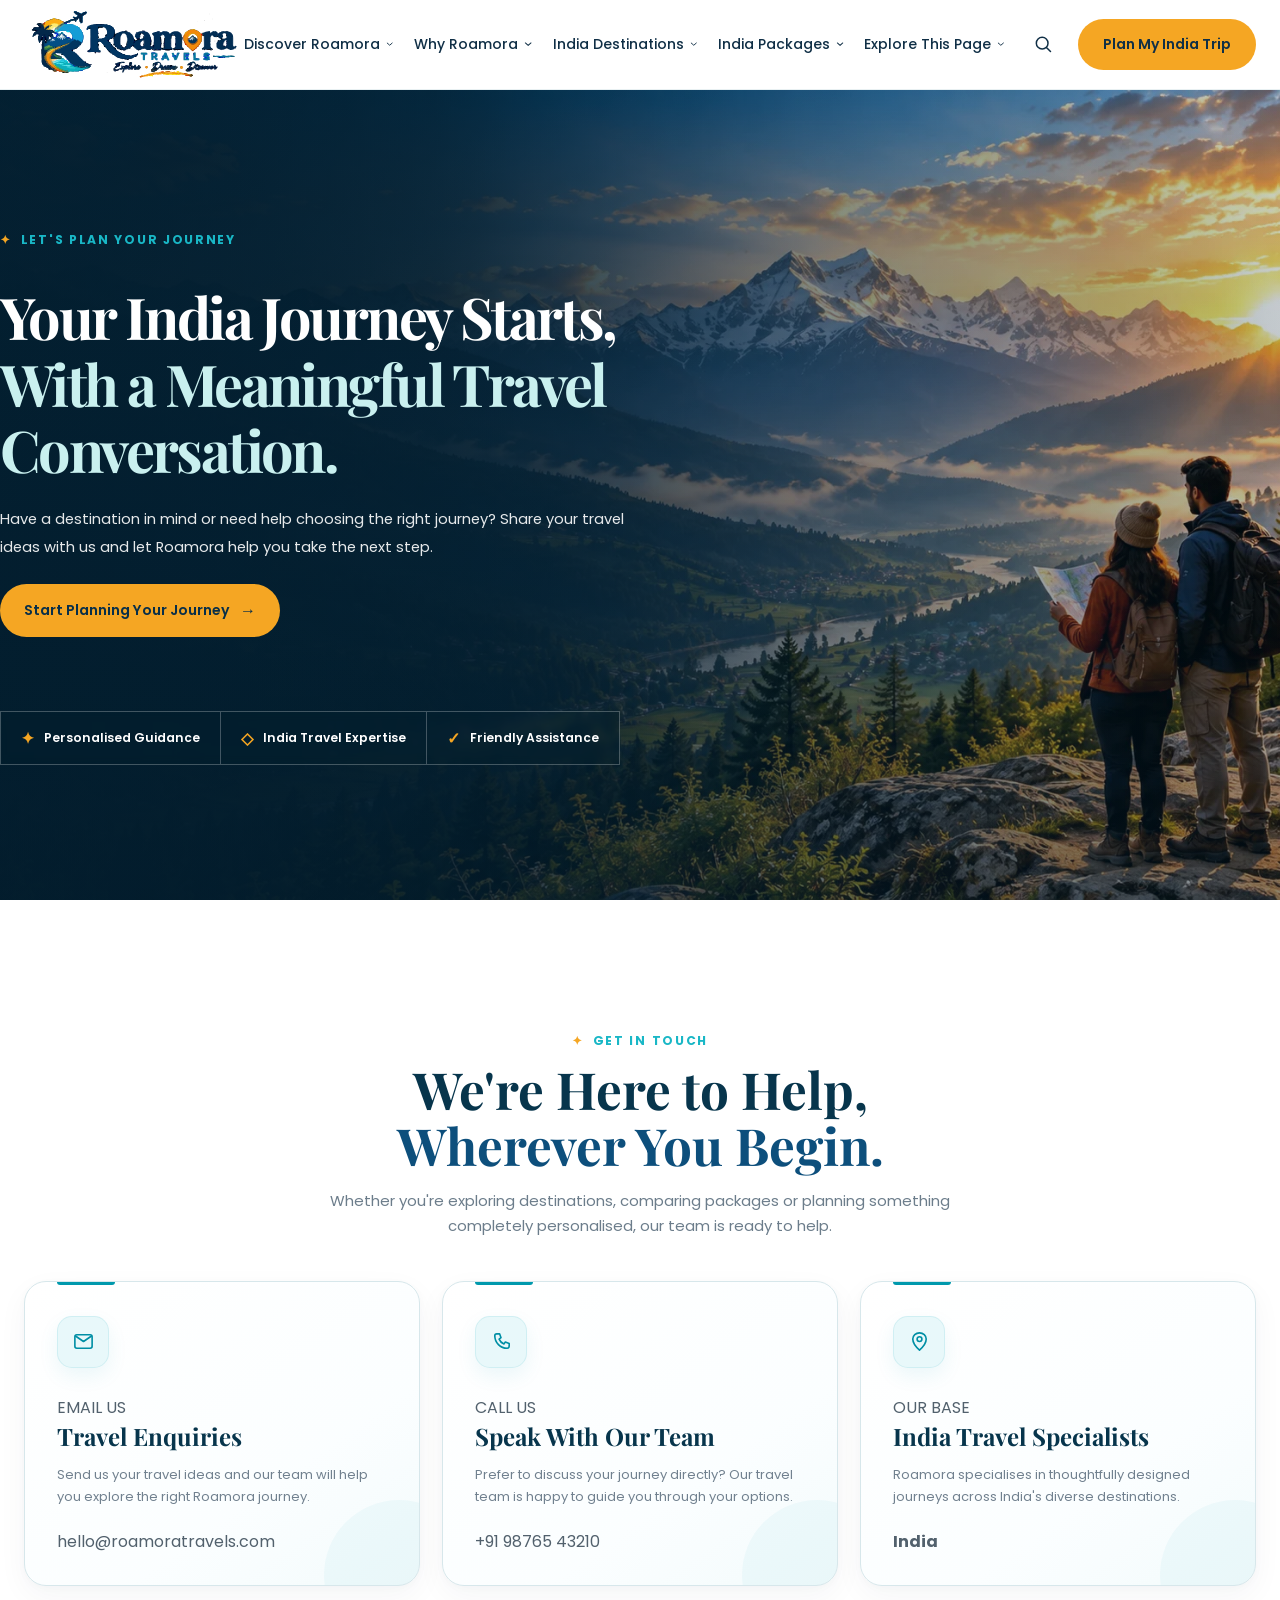
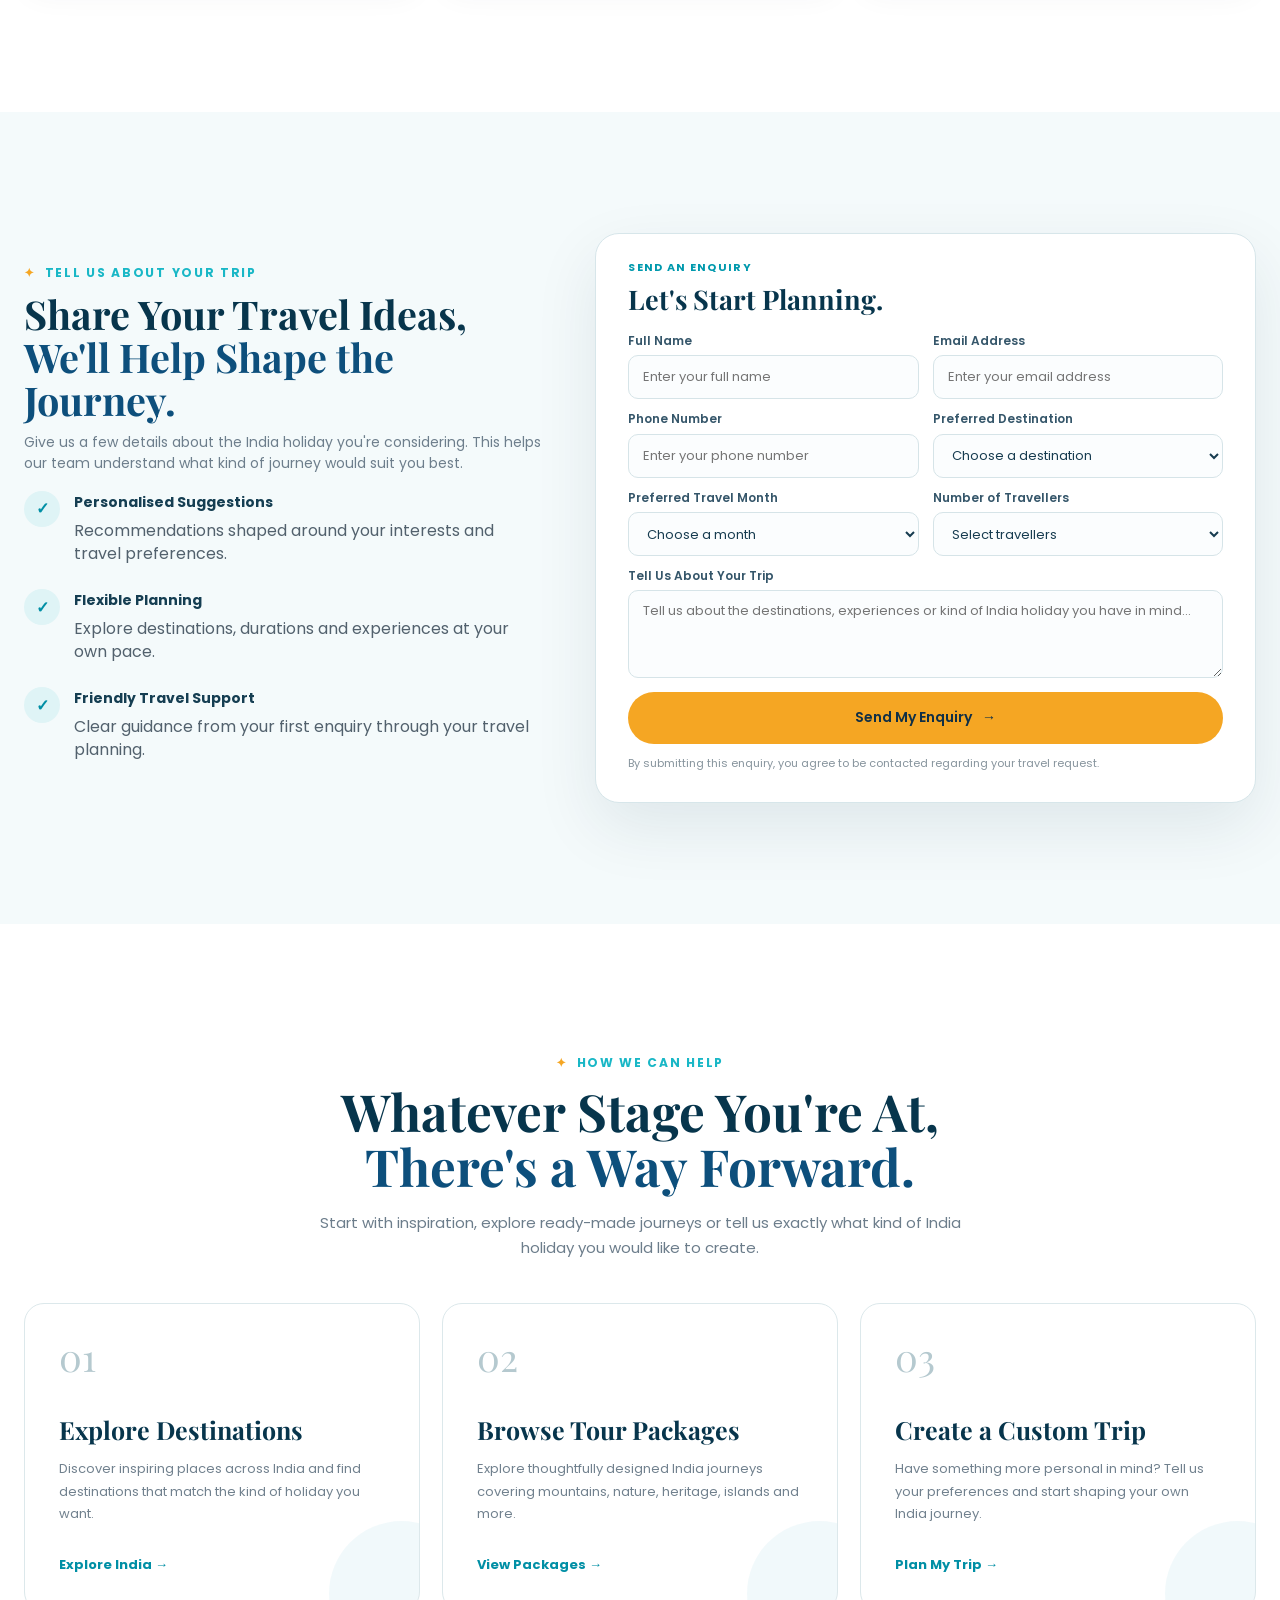
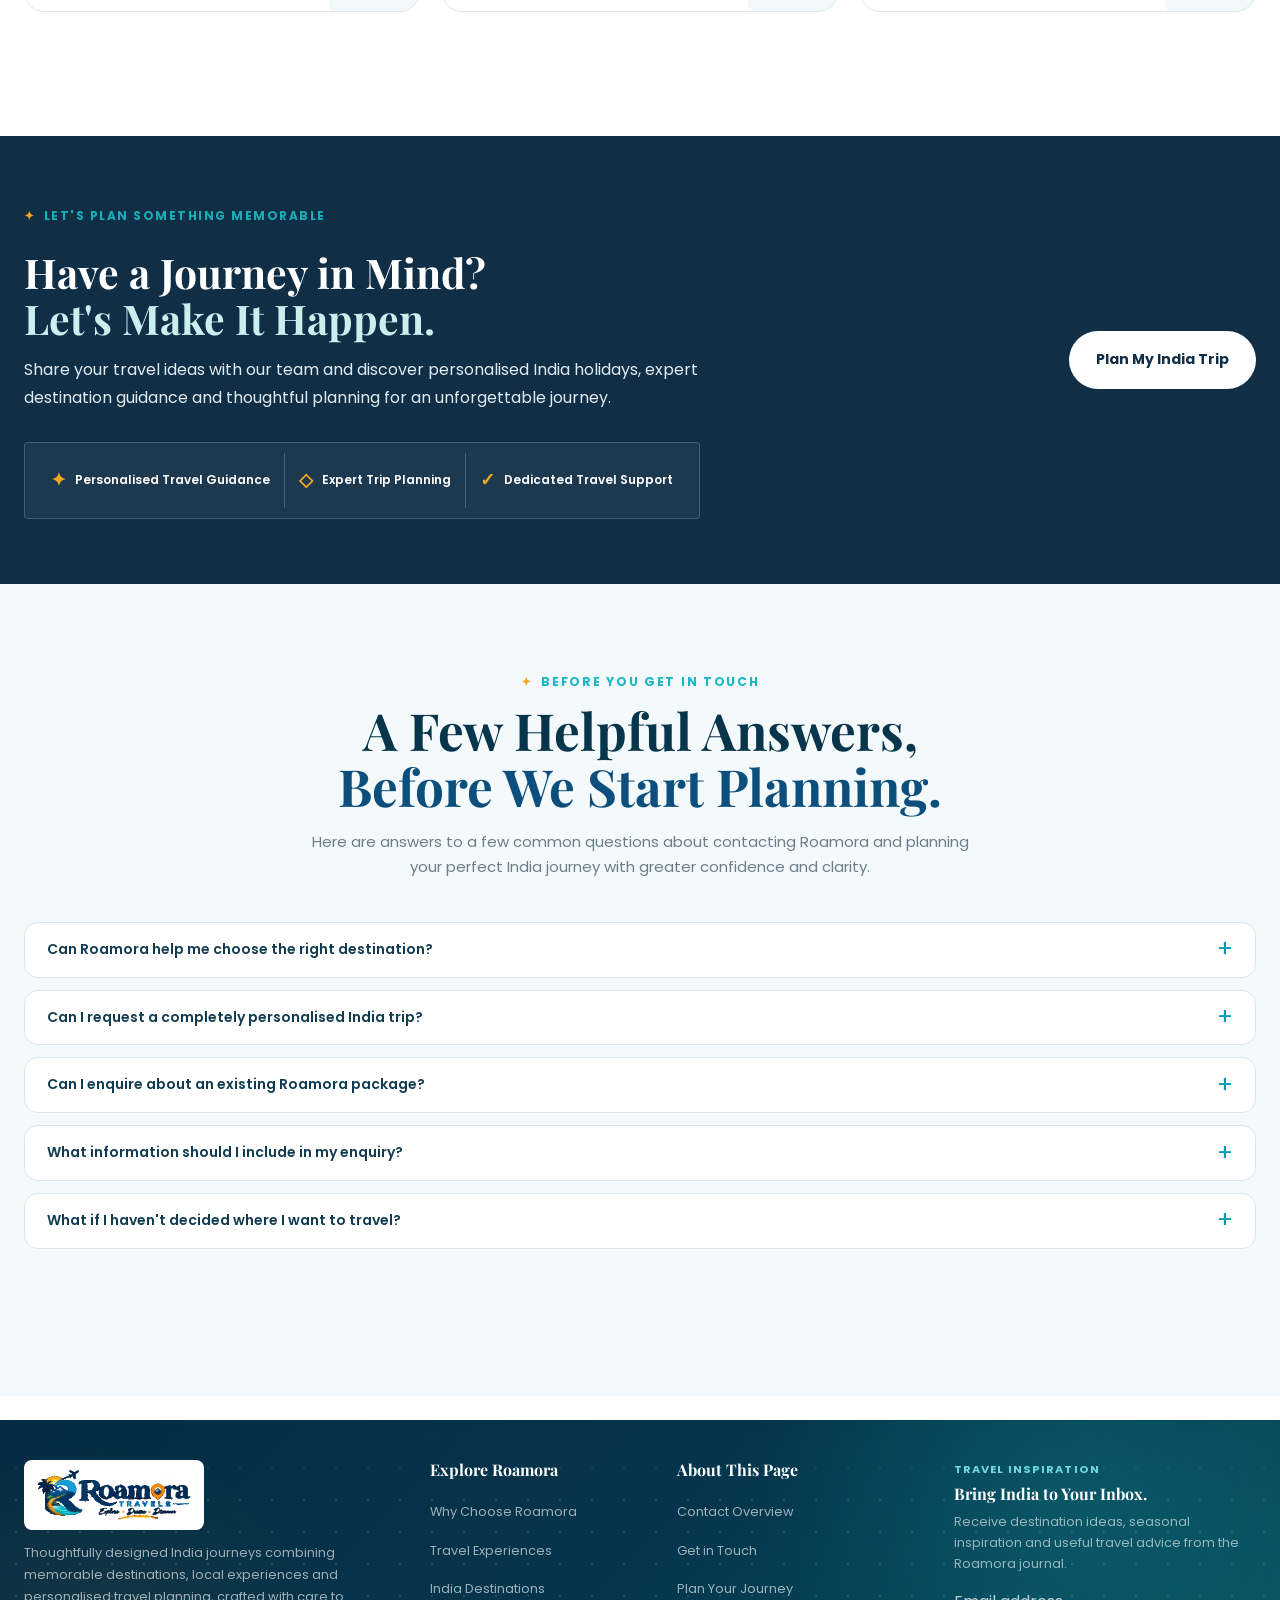
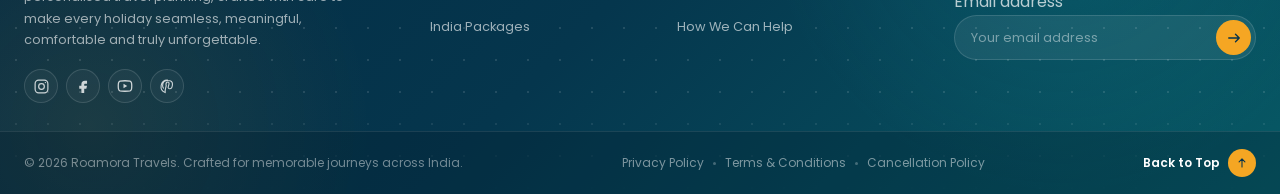
<file: contact.html>
<!doctype html>
<html lang="en">
  <head>
    <!-- ==================================================
         BASIC META TAGS STARTED
    ================================================== -->
    <meta charset="UTF-8" />

    <meta name="viewport" content="width=device-width, initial-scale=1.0" />

    <meta
      name="description"
      content="Contact Roamora Travels for personalised India trip planning, tour package enquiries and destination guidance. Share your travel ideas with our team."
    />

    <title>Contact Roamora Travels | India Trip Planning & Enquiries</title>
    <!-- ==================================================
         SEO & SOCIAL SHARING META TAGS STARTED
    ================================================== -->
    <meta name="robots" content="index, follow" />
    <link
      rel="canonical"
      href="https://techglowsolutionsindia.github.io/roamora-travels/contact.html"
    />

    <meta property="og:type" content="website" />
    <meta property="og:site_name" content="Roamora Travels" />
    <meta property="og:locale" content="en_IN" />
    <meta
      property="og:title"
      content="Contact Roamora Travels | India Trip Planning & Enquiries"
    />
    <meta
      property="og:description"
      content="Get in touch with Roamora Travels for personalised India holidays, destination advice and tour package enquiries."
    />
    <meta name="twitter:card" content="summary" />
    <meta
      name="twitter:title"
      content="Contact Roamora Travels | India Trip Planning & Enquiries"
    />
    <meta
      name="twitter:description"
      content="Share your India travel ideas with Roamora Travels for personalised trip planning and package enquiries."
    />
    <!-- ==================================================
         SEO & SOCIAL SHARING META TAGS ENDED
    ================================================== -->

    <!-- ==================================================
         BASIC META TAGS ENDED
    ================================================== -->

    <!-- ==================================================
         FAVICON STARTED
    ================================================== -->
    <link
      rel="icon"
      type="image/svg+xml"
      href="assets/images/logo/favicon.svg"
    />
    <!-- ==================================================
         FAVICON ENDED
    ================================================== -->

    <!-- ==================================================
         GOOGLE FONTS STARTED
    ================================================== -->
    <link rel="preconnect" href="https://fonts.googleapis.com" />

    <link rel="preconnect" href="https://fonts.gstatic.com" crossorigin />

    <link
      href="https://fonts.googleapis.com/css2?family=Playfair+Display:wght@600;700&family=Poppins:wght@400;500;600;700&display=swap"
      rel="stylesheet"
    />
    <!-- ==================================================
         GOOGLE FONTS ENDED
    ================================================== -->

    <!-- ==================================================
         GLOBAL CSS STARTED
    ================================================== -->
    <link rel="stylesheet" href="assets/css/variables.css" />
    <link rel="stylesheet" href="assets/css/base.css" />
    <link rel="stylesheet" href="assets/css/layout.css" />
    <link rel="stylesheet" href="assets/css/components/typography.css" />
    <link rel="stylesheet" href="assets/css/header.css" />
    <link rel="stylesheet" href="assets/css/components/buttons.css" />
    <link rel="stylesheet" href="assets/css/footer.css" />
    <!-- ==================================================
         GLOBAL CSS ENDED
    ================================================== -->

    <!-- ==================================================
         CONTACT PAGE CSS STARTED
    ================================================== -->
    <link rel="stylesheet" href="assets/css/pages/contact.css" />
    <!-- ==================================================
         CONTACT PAGE CSS ENDED
    ================================================== -->
  </head>

  <body>
    <!-- ==================================================
         HEADER / NAVBAR STARTED
    ================================================== -->
    <header class="header" data-header>
      <div class="container header-container">
        <!-- ROAMORA LOGO STARTED -->
        <a
          href="index.html#home"
          class="header-logo"
          aria-label="Roamora Travels home"
        >
          <img
            src="assets/images/logo/roamora-logo.svg"
            alt="Roamora Travels"
          />
        </a>
        <!-- ROAMORA LOGO ENDED -->

        <!-- DESKTOP NAVIGATION STARTED -->
        <nav class="navbar" aria-label="Main navigation" data-navbar>
          <ul class="navbar-list">
            <!-- Home Section Dropdown Started -->
            <!-- ==================================================
     HOME SECTIONS DROPDOWN STARTED
================================================== -->
            <li class="navbar-item has-dropdown">
              <button
                class="navbar-link dropdown-trigger"
                type="button"
                aria-expanded="false"
              >
                Discover Roamora

                <svg
                  width="12"
                  height="12"
                  viewBox="0 0 12 12"
                  aria-hidden="true"
                >
                  <path
                    d="M2 4.5L6 8L10 4.5"
                    fill="none"
                    stroke="currentColor"
                    stroke-width="1.5"
                    stroke-linecap="round"
                    stroke-linejoin="round"
                  />
                </svg>
              </button>

              <ul class="dropdown-menu">
                <li>
                  <a href="index.html#popular-destinations"
                    >Popular Destinations</a
                  >
                </li>

                <li>
                  <a href="index.html#about-roamora">About Us</a>
                </li>

                <li>
                  <a href="index.html#featured-packages">Featured Packages</a>
                </li>
              </ul>
            </li>
            <!-- Home Section Dropdown End -->

            <!-- ==================================================
     WHY ROAMORA DROPDOWN STARTED
================================================== -->
            <li class="navbar-item has-dropdown">
              <button
                class="navbar-link dropdown-trigger"
                type="button"
                aria-expanded="false"
              >
                Why Roamora

                <svg
                  width="12"
                  height="12"
                  viewBox="0 0 12 12"
                  aria-hidden="true"
                >
                  <path
                    d="M2 4.5L6 8L10 4.5"
                    fill="none"
                    stroke="currentColor"
                    stroke-width="1.5"
                    stroke-linecap="round"
                    stroke-linejoin="round"
                  />
                </svg>
              </button>

              <ul class="dropdown-menu">
                <li>
                  <a href="index.html#why-roamora">Why Choose Roamora</a>
                </li>

                <li>
                  <a href="index.html#experiences">Travel Experiences</a>
                </li>

                <li>
                  <a href="index.html#custom-trip-planner"
                    >Custom Trip Planner</a
                  >
                </li>

                <li>
                  <a href="index.html#seasonal-offers">Seasonal Offers</a>
                </li>

                <li>
                  <a href="index.html#how-it-works">How It Works</a>
                </li>

                <li>
                  <a href="index.html#traveller-testimonials"
                    >Traveller Testimonials</a
                  >
                </li>

                <li>
                  <a href="index.html#faq">FAQ</a>
                </li>

                <li>
                  <a href="index.html#travel-blog">Travel Blog</a>
                </li>
              </ul>
            </li>
            <!-- ==================================================
     WHY ROAMORA DROPDOWN ENDED
================================================== -->

            <!-- India Destinations Dropdown Started -->
            <li class="navbar-item has-dropdown">
              <button
                class="navbar-link dropdown-trigger"
                type="button"
                aria-expanded="false"
              >
                India Destinations

                <svg
                  width="12"
                  height="12"
                  viewBox="0 0 12 12"
                  aria-hidden="true"
                >
                  <path
                    d="M2 4.5L6 8L10 4.5"
                    fill="none"
                    stroke="currentColor"
                    stroke-width="1.5"
                    stroke-linecap="round"
                    stroke-linejoin="round"
                  />
                </svg>
              </button>

              <!-- ==================================================
     CITY-BASED DESTINATION LINKS STARTED
================================================== -->
              <ul class="dropdown-menu">
                <li>
                  <a href="destinations.html#kashmir">Srinagar</a>
                </li>

                <li>
                  <a href="destinations.html#kerala">Alleppey</a>
                </li>

                <li>
                  <a href="destinations.html#rajasthan">Jaipur</a>
                </li>

                <li>
                  <a href="destinations.html#goa">Old Goa</a>
                </li>

                <li>
                  <a href="destinations.html#himachal-pradesh">Naggar</a>
                </li>

                <li>
                  <a href="destinations.html">All India Destinations</a>
                </li>
              </ul>
              <!-- ==================================================
     CITY-BASED DESTINATION LINKS ENDED
================================================== -->
            </li>
            <!-- India Destinations Dropdown Ended -->

            <!-- India Tour Packages Dropdown Started -->
            <li class="navbar-item has-dropdown">
              <button
                class="navbar-link dropdown-trigger"
                type="button"
                aria-expanded="false"
              >
                India Packages

                <svg
                  width="12"
                  height="12"
                  viewBox="0 0 12 12"
                  aria-hidden="true"
                >
                  <path
                    d="M2 4.5L6 8L10 4.5"
                    fill="none"
                    stroke="currentColor"
                    stroke-width="1.5"
                    stroke-linecap="round"
                    stroke-linejoin="round"
                  />
                </svg>
              </button>

              <ul class="dropdown-menu">
                <li>
                  <a href="packages.html?filter=mountains#all-packages"
                    >Mountain Holidays</a
                  >
                </li>

                <li>
                  <a href="packages.html?filter=nature#all-packages"
                    >Nature Holidays</a
                  >
                </li>

                <li>
                  <a href="packages.html?filter=heritage#all-packages"
                    >Heritage Tours</a
                  >
                </li>

                <li>
                  <a href="packages.html?filter=islands#all-packages"
                    >Island Getaways</a
                  >
                </li>

                <li>
                  <a href="packages.html?filter=spiritual#all-packages"
                    >Spiritual Journeys</a
                  >
                </li>

                <li>
                  <a href="packages.html">All India Packages</a>
                </li>
              </ul>
            </li>
            <!-- India Tour Packages Dropdown Ended -->

            <!-- ==================================================
     EXPLORE THIS PAGE DROPDOWN STARTED
================================================== -->
            <li class="navbar-item has-dropdown">
              <button
                class="navbar-link dropdown-trigger"
                type="button"
                aria-expanded="false"
              >
                Explore This Page

                <svg
                  width="12"
                  height="12"
                  viewBox="0 0 12 12"
                  aria-hidden="true"
                >
                  <path
                    d="M2 4.5L6 8L10 4.5"
                    fill="none"
                    stroke="currentColor"
                    stroke-width="1.5"
                    stroke-linecap="round"
                    stroke-linejoin="round"
                  />
                </svg>
              </button>

              <ul class="dropdown-menu">
                <li>
                  <a href="#contact-hero">Contact Overview</a>
                </li>

                <li>
                  <a href="#contact-info">Get in Touch</a>
                </li>

                <li>
                  <a href="#contact-form">Plan Your Journey</a>
                </li>

                <li>
                  <a href="#contact-assistance">How We Can Help</a>
                </li>

                <li>
                  <a href="#contact-faq">Contact FAQs</a>
                </li>
              </ul>
            </li>
            <!-- ==================================================
     EXPLORE THIS PAGE DROPDOWN ENDED
================================================== -->
          </ul>
        </nav>
        <!-- DESKTOP NAVIGATION ENDED -->

        <!-- HEADER ACTIONS STARTED -->
        <div class="header-actions">
          <button
            class="header-search"
            type="button"
            aria-label="Search India destinations and tour packages"
            aria-expanded="false"
            data-search-open
          >
            <svg width="20" height="20" viewBox="0 0 24 24" aria-hidden="true">
              <circle
                cx="11"
                cy="11"
                r="7"
                fill="none"
                stroke="currentColor"
                stroke-width="1.8"
              />

              <path
                d="M16.5 16.5L21 21"
                fill="none"
                stroke="currentColor"
                stroke-width="1.8"
                stroke-linecap="round"
              />
            </svg>
          </button>

          <a
            href="index.html#custom-trip-planner"
            class="btn btn-accent header-cta"
          >
            Plan My India Trip
          </a>

          <button
            class="nav-toggle"
            type="button"
            aria-label="Open navigation menu"
            aria-expanded="false"
            data-nav-toggle
          >
            <span></span>
            <span></span>
            <span></span>
          </button>
        </div>
        <!-- HEADER ACTIONS ENDED -->
      </div>
    </header>
    <!-- ==================================================
         HEADER / NAVBAR ENDED
    ================================================== -->

    <!-- ==================================================
     ROAMORA SEARCH POPUP STARTED
================================================== -->

    <div
      class="roamora-search"
      id="roamora-search"
      data-search-modal
      aria-hidden="true"
    >
      <div class="roamora-search-backdrop" data-search-close></div>

      <div
        class="roamora-search-panel"
        role="dialog"
        aria-modal="true"
        aria-labelledby="roamora-search-title"
      >
        <!-- SEARCH HEADER STARTED -->

        <div class="roamora-search-header">
          <div>
            <span class="roamora-search-eyebrow">SEARCH ROAMORA</span>

            <h2 id="roamora-search-title">
              Where Would You
              <span>Like to Go?</span>
            </h2>
          </div>

          <button
            class="roamora-search-close"
            type="button"
            aria-label="Close search"
            data-search-close
          >
            ×
          </button>
        </div>

        <!-- SEARCH HEADER ENDED -->

        <!-- SEARCH FORM STARTED -->

        <form class="roamora-search-form" data-search-form>
          <div class="roamora-search-field">
            <svg width="21" height="21" viewBox="0 0 24 24" aria-hidden="true">
              <circle
                cx="11"
                cy="11"
                r="7"
                fill="none"
                stroke="currentColor"
                stroke-width="1.8"
              />

              <path
                d="M16.5 16.5L21 21"
                fill="none"
                stroke="currentColor"
                stroke-width="1.8"
                stroke-linecap="round"
              />
            </svg>

            <input
              type="search"
              placeholder="Search destinations, packages or experiences..."
              aria-label="Search Roamora"
              autocomplete="off"
              data-search-input
            />

            <button type="submit">
              Search
              <span aria-hidden="true">→</span>
            </button>
          </div>

          <p class="roamora-search-message" data-search-message></p>
        </form>

        <!-- SEARCH FORM ENDED -->

        <!-- QUICK SEARCH STARTED -->

        <div class="roamora-search-quick">
          <span>POPULAR SEARCHES</span>

          <div class="roamora-search-tags">
            <!-- ==================================================
     CITY-BASED POPULAR SEARCHES STARTED
================================================== -->
            <a href="destinations.html#kashmir">Srinagar</a>
            <a href="destinations.html#kerala">Alleppey</a>
            <a href="destinations.html#rajasthan">Jaipur</a>
            <a href="destinations.html#goa">Old Goa</a>
            <!-- ==================================================
     CITY-BASED POPULAR SEARCHES ENDED
================================================== -->
            <a href="packages.html?filter=mountains#all-packages"
              >Mountain Holidays</a
            >
            <a href="packages.html?filter=nature#all-packages"
              >Nature Holidays</a
            >
          </div>
        </div>

        <!-- QUICK SEARCH ENDED -->
      </div>
    </div>

    <!-- ==================================================
     ROAMORA SEARCH POPUP ENDED
================================================== -->

    <main id="home">
      <!-- ==================================================
     1. CONTACT HERO SECTION STARTED
================================================== -->
      <section id="contact-hero" class="contact-hero">
        <div class="contact-hero-overlay"></div>

        <div class="container contact-hero-container">
          <div class="contact-hero-content">
            <span class="contact-eyebrow">
              <span>✦</span>
              Let's Plan Your Journey
            </span>

            <h1>
              Your India Journey Starts,
              <span>With a Meaningful Travel Conversation.</span>
            </h1>

            <p>
              Have a destination in mind or need help choosing the right
              journey? Share your travel ideas with us and let Roamora help you
              take the next step.
            </p>

            <!-- Contact Hero CTA -->
            <a href="#contact-form" class="contact-hero-cta">
              Start Planning Your Journey
              <span>→</span>
            </a>

            <!-- ==================================================
           CONTACT HERO HIGHLIGHTS STARTED
      ================================================== -->
            <div class="contact-hero-highlights">
              <div class="contact-hero-highlight">
                <span class="contact-highlight-icon">✦</span>
                <span>Personalised Guidance</span>
              </div>

              <div class="contact-hero-highlight">
                <span class="contact-highlight-icon">◇</span>
                <span>India Travel Expertise</span>
              </div>

              <div class="contact-hero-highlight">
                <span class="contact-highlight-icon">✓</span>
                <span>Friendly Assistance</span>
              </div>
            </div>
            <!-- ==================================================
           CONTACT HERO HIGHLIGHTS ENDED
      ================================================== -->
          </div>
        </div>
      </section>
      <!-- ==================================================
     1. CONTACT HERO SECTION ENDED
================================================== -->

      <!-- ==================================================
           2. CONTACT INFORMATION SECTION STARTED
      ================================================== -->
      <section id="contact-info" class="contact-info">
        <div class="container contact-info-container">
          <div class="contact-section-heading">
            <span class="contact-eyebrow">
              <span>✦</span>
              Get in Touch
            </span>

            <h2>
              We're Here to Help,
              <span>Wherever You Begin.</span>
            </h2>

            <p>
              Whether you're exploring destinations, comparing packages or
              planning something completely personalised, our team is ready to
              help.
            </p>
          </div>

          <div class="contact-info-grid">
            <!-- CONTACT CARD 01 STARTED -->
            <article class="contact-info-card">
              <div class="contact-info-icon" aria-hidden="true">
                <svg width="26" height="26" viewBox="0 0 24 24">
                  <path
                    d="M4 6.5L12 12L20 6.5"
                    fill="none"
                    stroke="currentColor"
                    stroke-width="1.7"
                    stroke-linecap="round"
                    stroke-linejoin="round"
                  />

                  <rect
                    x="3"
                    y="5"
                    width="18"
                    height="14"
                    rx="2"
                    fill="none"
                    stroke="currentColor"
                    stroke-width="1.7"
                  />
                </svg>
              </div>

              <span>EMAIL US</span>

              <h3>Travel Enquiries</h3>

              <p>
                Send us your travel ideas and our team will help you explore the
                right Roamora journey.
              </p>

              <a href="mailto:hello@roamoratravels.com">
                hello@roamoratravels.com
              </a>
            </article>
            <!-- CONTACT CARD 01 ENDED -->

            <!-- CONTACT CARD 02 STARTED -->
            <article class="contact-info-card">
              <div class="contact-info-icon" aria-hidden="true">
                <svg width="26" height="26" viewBox="0 0 24 24">
                  <path
                    d="M7 4H10L11.5 8L9.5 9.5C10.5 12 12 13.5 14.5 14.5L16 12.5L20 14V17C20 18.1 19.1 19 18 19C10.8 19 5 13.2 5 6C5 4.9 5.9 4 7 4Z"
                    fill="none"
                    stroke="currentColor"
                    stroke-width="1.7"
                    stroke-linecap="round"
                    stroke-linejoin="round"
                  />
                </svg>
              </div>

              <span>CALL US</span>

              <h3>Speak With Our Team</h3>

              <p>
                Prefer to discuss your journey directly? Our travel team is
                happy to guide you through your options.
              </p>

              <a href="tel:+919876543210">+91 98765 43210</a>
            </article>
            <!-- CONTACT CARD 02 ENDED -->

            <!-- CONTACT CARD 03 STARTED -->
            <article class="contact-info-card">
              <div class="contact-info-icon" aria-hidden="true">
                <svg width="26" height="26" viewBox="0 0 24 24">
                  <path
                    d="M12 21C12 21 19 15 19 9.5C19 5.9 15.9 3 12 3C8.1 3 5 5.9 5 9.5C5 15 12 21 12 21Z"
                    fill="none"
                    stroke="currentColor"
                    stroke-width="1.7"
                    stroke-linejoin="round"
                  />

                  <circle
                    cx="12"
                    cy="9.5"
                    r="2.5"
                    fill="none"
                    stroke="currentColor"
                    stroke-width="1.7"
                  />
                </svg>
              </div>

              <span>OUR BASE</span>

              <h3>India Travel Specialists</h3>

              <p>
                Roamora specialises in thoughtfully designed journeys across
                India's diverse destinations.
              </p>

              <strong>India</strong>
            </article>
            <!-- CONTACT CARD 03 ENDED -->
          </div>
        </div>
      </section>
      <!-- ==================================================
           2. CONTACT INFORMATION SECTION ENDED
      ================================================== -->

      <!-- ==================================================
           3. CONTACT FORM SECTION STARTED
      ================================================== -->
      <section id="contact-form" class="contact-form-section">
        <div class="container contact-form-container">
          <!-- CONTACT FORM INTRO STARTED -->
          <div class="contact-form-intro">
            <span class="contact-eyebrow">
              <span>✦</span>
              Tell Us About Your Trip
            </span>

            <h2>
              Share Your Travel Ideas,
              <span>We'll Help Shape the Journey.</span>
            </h2>

            <p>
              Give us a few details about the India holiday you're considering.
              This helps our team understand what kind of journey would suit you
              best.
            </p>

            <div class="contact-form-benefits">
              <div>
                <span>✓</span>

                <div>
                  <strong>Personalised Suggestions</strong>
                  <p>
                    Recommendations shaped around your interests and travel
                    preferences.
                  </p>
                </div>
              </div>

              <div>
                <span>✓</span>

                <div>
                  <strong>Flexible Planning</strong>
                  <p>
                    Explore destinations, durations and experiences at your own
                    pace.
                  </p>
                </div>
              </div>

              <div>
                <span>✓</span>

                <div>
                  <strong>Friendly Travel Support</strong>
                  <p>
                    Clear guidance from your first enquiry through your travel
                    planning.
                  </p>
                </div>
              </div>
            </div>
          </div>
          <!-- CONTACT FORM INTRO ENDED -->

          <!-- CONTACT FORM STARTED -->
          <div class="contact-form-card">
            <span class="contact-form-label">SEND AN ENQUIRY</span>

            <h3>Let's Start Planning.</h3>

            <!-- ==================================================
     WEB3FORMS CONTACT FORM STARTED
================================================== -->
            <form
              class="contact-form"
              action="https://api.web3forms.com/submit"
              method="POST"
              data-contact-form
            >
              <!-- ==================================================
     WEB3FORMS EMAIL SETTINGS STARTED
================================================== -->

              <input
                type="hidden"
                name="access_key"
                value="4b9fba3d-4a2d-43ed-99a5-fbe7d7e7a7f9"
              />

              <input
                type="hidden"
                name="from_name"
                value="Roamora Travels Website"
              />

              <!-- Subject will be generated dynamically in contact.js -->

              <!-- ==================================================
     WEB3FORMS EMAIL SETTINGS ENDED
================================================== -->

              <div class="contact-form-row">
                <div class="contact-field">
                  <label for="contact-name">Full Name</label>

                  <input
                    id="contact-name"
                    name="Traveller Name"
                    type="text"
                    placeholder="Enter your full name"
                    required
                  />
                </div>

                <div class="contact-field">
                  <label for="contact-email">Email Address</label>

                  <input
                    id="contact-email"
                    name="Email Address"
                    type="email"
                    placeholder="Enter your email address"
                    required
                  />
                </div>
              </div>

              <div class="contact-form-row">
                <div class="contact-field">
                  <label for="contact-phone">Phone Number</label>

                  <input
                    id="contact-phone"
                    name="Phone Number"
                    type="tel"
                    placeholder="Enter your phone number"
                  />
                </div>

                <div class="contact-field">
                  <label for="contact-destination">
                    Preferred Destination
                  </label>

                  <select id="contact-destination" name="Preferred Destination">
                    <option value="">Choose a destination</option>
                    <option value="kashmir">Kashmir</option>
                    <option value="kerala">Kerala</option>
                    <option value="rajasthan">Rajasthan</option>
                    <option value="goa">Goa</option>
                    <option value="himachal-pradesh">Himachal Pradesh</option>
                    <option value="ladakh">Ladakh</option>
                    <option value="uttarakhand">Uttarakhand</option>
                    <option value="sikkim">Sikkim</option>
                    <option value="meghalaya">Meghalaya</option>
                    <option value="andaman">Andaman Islands</option>
                    <option value="varanasi">Varanasi</option>
                    <option value="tamil-nadu">Tamil Nadu</option>
                    <option value="not-sure">Not Sure Yet</option>
                  </select>
                </div>
              </div>

              <div class="contact-form-row">
                <div class="contact-field">
                  <label for="contact-month">Preferred Travel Month</label>

                  <select id="contact-month" name="Preferred Travel Month">
                    <option value="">Choose a month</option>
                    <option value="january">January</option>
                    <option value="february">February</option>
                    <option value="march">March</option>
                    <option value="april">April</option>
                    <option value="may">May</option>
                    <option value="june">June</option>
                    <option value="july">July</option>
                    <option value="august">August</option>
                    <option value="september">September</option>
                    <option value="october">October</option>
                    <option value="november">November</option>
                    <option value="december">December</option>
                    <option value="flexible">Flexible</option>
                  </select>
                </div>

                <div class="contact-field">
                  <label for="contact-travellers">Number of Travellers</label>

                  <select id="contact-travellers" name="Number of Travellers">
                    <option value="">Select travellers</option>
                    <option value="1">1 Traveller</option>
                    <option value="2">2 Travellers</option>
                    <option value="3">3 Travellers</option>
                    <option value="4">4 Travellers</option>
                    <option value="5">5 Travellers</option>
                    <option value="6+">6+ Travellers</option>
                  </select>
                </div>
              </div>

              <div class="contact-field contact-field-full">
                <label for="contact-message">Tell Us About Your Trip</label>

                <textarea
                  id="contact-message"
                  name="Traveller Message"
                  rows="5"
                  placeholder="Tell us about the destinations, experiences or kind of India holiday you have in mind..."
                  required
                ></textarea>
              </div>

              <button type="submit" class="btn btn-accent contact-submit">
                Send My Enquiry
                <span aria-hidden="true">→</span>
              </button>

              <p class="contact-form-note">
                By submitting this enquiry, you agree to be contacted regarding
                your travel request.
              </p>

              <p
                class="contact-form-message"
                data-contact-form-message
                aria-live="polite"
              ></p>
            </form>
          </div>
          <!-- CONTACT FORM ENDED -->
        </div>
      </section>
      <!-- ==================================================
           3. CONTACT FORM SECTION ENDED
      ================================================== -->

      <!-- ==================================================
           4. TRAVEL ASSISTANCE SECTION STARTED
      ================================================== -->
      <section id="contact-assistance" class="contact-assistance">
        <div class="container contact-assistance-container">
          <div class="contact-section-heading">
            <span class="contact-eyebrow">
              <span>✦</span>
              How We Can Help
            </span>

            <h2>
              Whatever Stage You're At,
              <span>There's a Way Forward.</span>
            </h2>

            <p>
              Start with inspiration, explore ready-made journeys or tell us
              exactly what kind of India holiday you would like to create.
            </p>
          </div>

          <div class="contact-assistance-grid">
            <article class="contact-assistance-card">
              <span>01</span>

              <h3>Explore Destinations</h3>

              <p>
                Discover inspiring places across India and find destinations
                that match the kind of holiday you want.
              </p>

              <a href="destinations.html">Explore India →</a>
            </article>

            <article class="contact-assistance-card">
              <span>02</span>

              <h3>Browse Tour Packages</h3>

              <p>
                Explore thoughtfully designed India journeys covering mountains,
                nature, heritage, islands and more.
              </p>

              <a href="packages.html">View Packages →</a>
            </article>

            <article class="contact-assistance-card">
              <span>03</span>

              <h3>Create a Custom Trip</h3>

              <p>
                Have something more personal in mind? Tell us your preferences
                and start shaping your own India journey.
              </p>

              <a href="custom-trip.html">Plan My Trip →</a>
            </article>
          </div>
        </div>
      </section>
      <!-- ==================================================
           4. TRAVEL ASSISTANCE SECTION ENDED
      ================================================== -->

      <!-- ==================================================
     5. CONTACT CTA BANNER SECTION STARTED
================================================== -->
      <section id="contact-journey-cta" class="contact-journey-cta">
        <div class="container contact-journey-cta-container">
          <!-- ==================================================
         CONTACT CTA CONTENT STARTED
    ================================================== -->
          <div class="contact-journey-cta-content">
            <!-- EYEBROW -->
            <span class="contact-journey-cta-eyebrow">
              <span class="contact-journey-cta-eyebrow-mark">✦</span>
              LET'S PLAN SOMETHING MEMORABLE
            </span>

            <!-- TITLE -->
            <h2>
              Have a Journey in Mind?
              <span>Let's Make It Happen.</span>
            </h2>

            <!-- DESCRIPTION -->
            <p>
              Share your travel ideas with our team and discover personalised
              India holidays, expert destination guidance and thoughtful
              planning for an unforgettable journey.
            </p>

            <!-- ==================================================
           CONTACT CTA HIGHLIGHTS STARTED
      ================================================== -->
            <div class="contact-journey-cta-highlights">
              <span>
                <span class="contact-journey-cta-highlight-icon">✦</span>
                Personalised Travel Guidance
              </span>

              <span>
                <span class="contact-journey-cta-highlight-icon">◇</span>
                Expert Trip Planning
              </span>

              <span>
                <span class="contact-journey-cta-highlight-icon">✓</span>
                Dedicated Travel Support
              </span>
            </div>
            <!-- ==================================================
           CONTACT CTA HIGHLIGHTS ENDED
      ================================================== -->
          </div>
          <!-- ==================================================
         CONTACT CTA CONTENT ENDED
    ================================================== -->

          <!-- ==================================================
         CONTACT CTA ACTION STARTED
    ================================================== -->
          <div class="contact-journey-cta-actions">
            <a href="#contact-form" class="btn btn-accent">
              Plan My India Trip
            </a>
          </div>
          <!-- ==================================================
         CONTACT CTA ACTION ENDED
    ================================================== -->
        </div>
      </section>
      <!-- ==================================================
     5. CONTACT CTA BANNER SECTION ENDED
================================================== -->

      <!-- ==================================================
     6. CONTACT FAQ SECTION STARTED
================================================== -->
      <section id="contact-faq" class="contact-faq">
        <div class="container contact-faq-container">
          <div class="contact-section-heading">
            <span class="contact-eyebrow">
              <span>✦</span>
              Before You Get in Touch
            </span>

            <h2>
              A Few Helpful Answers,
              <span>Before We Start Planning.</span>
            </h2>

            <p>
              Here are answers to a few common questions about contacting
              Roamora and planning your perfect India journey with greater
              confidence and clarity.
            </p>
          </div>

          <div class="contact-faq-list">
            <!-- ==================================================
           FAQ 01 STARTED
      ================================================== -->
            <article class="contact-faq-item">
              <button
                class="contact-faq-question"
                type="button"
                aria-expanded="false"
              >
                <span>Can Roamora help me choose the right destination?</span>
                <span class="contact-faq-icon">+</span>
              </button>

              <div class="contact-faq-answer" hidden>
                <p>
                  Yes. Tell us the kind of scenery, experiences, travel pace and
                  season you prefer, and we can help you explore destinations
                  that suit your trip.
                </p>
              </div>
            </article>
            <!-- ==================================================
           FAQ 01 ENDED
      ================================================== -->

            <!-- ==================================================
           FAQ 02 STARTED
      ================================================== -->
            <article class="contact-faq-item">
              <button
                class="contact-faq-question"
                type="button"
                aria-expanded="false"
              >
                <span>Can I request a completely personalised India trip?</span>
                <span class="contact-faq-icon">+</span>
              </button>

              <div class="contact-faq-answer" hidden>
                <p>
                  Yes. You can use our Custom Trip Planner to share your
                  preferred destinations, travel dates, interests and other
                  requirements for a more personalised journey.
                </p>
              </div>
            </article>
            <!-- ==================================================
           FAQ 02 ENDED
      ================================================== -->

            <!-- ==================================================
           FAQ 03 STARTED
      ================================================== -->
            <article class="contact-faq-item">
              <button
                class="contact-faq-question"
                type="button"
                aria-expanded="false"
              >
                <span>Can I enquire about an existing Roamora package?</span>
                <span class="contact-faq-icon">+</span>
              </button>

              <div class="contact-faq-answer" hidden>
                <p>
                  Yes. You can mention the package you're interested in when
                  sending your enquiry, along with your preferred travel month
                  and number of travellers.
                </p>
              </div>
            </article>
            <!-- ==================================================
           FAQ 03 ENDED
      ================================================== -->

            <!-- ==================================================
           FAQ 04 STARTED
      ================================================== -->
            <article class="contact-faq-item">
              <button
                class="contact-faq-question"
                type="button"
                aria-expanded="false"
              >
                <span>What information should I include in my enquiry?</span>
                <span class="contact-faq-icon">+</span>
              </button>

              <div class="contact-faq-answer" hidden>
                <p>
                  Your preferred destination, approximate travel month, number
                  of travellers and the experiences you're interested in are a
                  great starting point.
                </p>
              </div>
            </article>
            <!-- ==================================================
           FAQ 04 ENDED
      ================================================== -->

            <!-- ==================================================
           FAQ 05 STARTED
      ================================================== -->
            <article class="contact-faq-item">
              <button
                class="contact-faq-question"
                type="button"
                aria-expanded="false"
              >
                <span>What if I haven't decided where I want to travel?</span>
                <span class="contact-faq-icon">+</span>
              </button>

              <div class="contact-faq-answer" hidden>
                <p>
                  That's completely fine. Choose “Not Sure Yet” in the enquiry
                  form and tell us what kind of holiday you are looking for.
                </p>
              </div>
            </article>
            <!-- ==================================================
           FAQ 05 ENDED
      ================================================== -->
          </div>
        </div>
      </section>
      <!-- ==================================================
     6. CONTACT FAQ SECTION ENDED
================================================== -->
    </main>

    <!-- ==================================================
     FOOTER STARTED
================================================== -->
    <footer class="site-footer" id="footer">
      <!-- ==================================================
       FOOTER MAIN STARTED
  ================================================== -->
      <div class="container footer-main">
        <!-- Footer Brand Started -->
        <div class="footer-brand-column">
          <a
            href="index.html#home"
            class="footer-brand"
            aria-label="Roamora Travels home"
          >
            <img
              src="assets/images/logo/roamora-logo.svg"
              alt="Roamora Travels"
              class="footer-brand-logo"
              loading="lazy"
              decoding="async"
            />
          </a>

          <p class="footer-brand-text">
            Thoughtfully designed India journeys combining memorable
            destinations, local experiences and personalised travel planning,
            crafted with care to make every holiday seamless, meaningful,
            comfortable and truly unforgettable.
          </p>

          <!-- ==================================================
     FOOTER SOCIAL MEDIA LINKS STARTED
================================================== -->
          <div class="footer-socials" aria-label="Roamora social media">
            <a
              href="https://www.instagram.com/"
              target="_blank"
              rel="noopener noreferrer"
              aria-label="Instagram"
            >
              <svg
                width="17"
                height="17"
                viewBox="0 0 24 24"
                aria-hidden="true"
              >
                <rect
                  x="3"
                  y="3"
                  width="18"
                  height="18"
                  rx="5"
                  fill="none"
                  stroke="currentColor"
                  stroke-width="1.7"
                />
                <circle
                  cx="12"
                  cy="12"
                  r="4"
                  fill="none"
                  stroke="currentColor"
                  stroke-width="1.7"
                />
                <circle cx="17.5" cy="6.5" r="1" fill="currentColor" />
              </svg>
            </a>

            <a
              href="https://www.facebook.com/"
              target="_blank"
              rel="noopener noreferrer"
              aria-label="Facebook"
            >
              <svg
                width="17"
                height="17"
                viewBox="0 0 24 24"
                aria-hidden="true"
              >
                <path
                  d="M14 8H17V4H14C10.7 4 9 6 9 9V11H6V15H9V21H13V15H16L17 11H13V9C13 8.3 13.3 8 14 8Z"
                  fill="currentColor"
                />
              </svg>
            </a>

            <a
              href="https://www.youtube.com/"
              target="_blank"
              rel="noopener noreferrer"
              aria-label="YouTube"
            >
              <svg
                width="18"
                height="18"
                viewBox="0 0 24 24"
                aria-hidden="true"
              >
                <path
                  d="M21 12C21 9.7 20.8 8.2 20.5 7.3C20.2 6.5 19.5 5.8 18.7 5.5C17.2 5 12 5 12 5C12 5 6.8 5 5.3 5.5C4.5 5.8 3.8 6.5 3.5 7.3C3.2 8.2 3 9.7 3 12C3 14.3 3.2 15.8 3.5 16.7C3.8 17.5 4.5 18.2 5.3 18.5C6.8 19 12 19 12 19C12 19 17.2 19 18.7 18.5C19.5 18.2 20.2 17.5 20.5 16.7C20.8 15.8 21 14.3 21 12Z"
                  fill="none"
                  stroke="currentColor"
                  stroke-width="1.7"
                />
                <path d="M10 9L15 12L10 15Z" fill="currentColor" />
              </svg>
            </a>

            <a
              href="https://www.pinterest.com/"
              target="_blank"
              rel="noopener noreferrer"
              aria-label="Pinterest"
            >
              <svg
                width="17"
                height="17"
                viewBox="0 0 24 24"
                aria-hidden="true"
              >
                <path
                  d="M12 3A9 9 0 0 0 8.7 20.4C8.6 18.9 8.7 17.2 9.1 15.5L10.2 10.9C10 10.3 9.9 9.5 9.9 8.9C9.9 7.1 11 5.7 12.4 5.7C13.6 5.7 14.2 6.6 14.2 7.8C14.2 9.1 13.4 11 13 12.7C12.6 14.1 13.7 15.2 15 15.2C17.4 15.2 19 12.1 19 8.5C19 5.7 16.7 3.6 12.6 3.6C7.9 3.6 5.1 7.1 5.1 10.7C5.1 12 5.5 13.4 6.3 14.2"
                  fill="none"
                  stroke="currentColor"
                  stroke-width="1.6"
                  stroke-linecap="round"
                />
              </svg>
            </a>
          </div>
          <!-- ==================================================
     FOOTER SOCIAL MEDIA LINKS ENDED
================================================== -->
        </div>
        <!-- Footer Brand Ended -->

        <!-- Explore Links Started -->
        <div class="footer-link-column">
          <h3>Explore Roamora</h3>

          <ul>
            <li>
              <a href="index.html#why-roamora">Why Choose Roamora</a>
            </li>

            <li>
              <a href="index.html#experiences">Travel Experiences</a>
            </li>

            <li>
              <a href="destinations.html">India Destinations</a>
            </li>

            <li>
              <a href="packages.html">India Packages</a>
            </li>
          </ul>
        </div>
        <!-- Explore Links Ended -->

        <!-- ==================================================
     CONTACT PAGE FOOTER LINKS STARTED
================================================== -->
        <div class="footer-link-column">
          <h3>About This Page</h3>

          <ul>
            <li>
              <a href="#contact-hero">Contact Overview</a>
            </li>

            <li>
              <a href="#contact-info">Get in Touch</a>
            </li>

            <li>
              <a href="#contact-form">Plan Your Journey</a>
            </li>

            <li>
              <a href="#contact-assistance">How We Can Help</a>
            </li>
          </ul>
        </div>
        <!-- ==================================================
     CONTACT PAGE FOOTER LINKS ENDED
================================================== -->

        <!-- Newsletter Started -->
        <div class="footer-newsletter">
          <span class="footer-newsletter-label">Travel Inspiration</span>

          <h3>Bring India to Your Inbox.</h3>

          <p>
            Receive destination ideas, seasonal inspiration and useful travel
            advice from the Roamora journal.
          </p>

          <form class="footer-newsletter-form" id="newsletter-form" novalidate>
            <label class="sr-only" for="footer-email"> Email address </label>

            <div class="footer-newsletter-field">
              <input
                id="footer-email"
                type="email"
                name="email"
                placeholder="Your email address"
                required
              />

              <button type="submit" aria-label="Subscribe">
                <svg
                  width="18"
                  height="18"
                  viewBox="0 0 24 24"
                  aria-hidden="true"
                >
                  <path
                    d="M5 12H19M14 7L19 12L14 17"
                    fill="none"
                    stroke="currentColor"
                    stroke-width="1.8"
                    stroke-linecap="round"
                    stroke-linejoin="round"
                  />
                </svg>
              </button>
            </div>

            <!-- Newsletter Message Started -->
            <p
              class="footer-newsletter-message"
              id="newsletter-message"
              aria-live="polite"
            ></p>
            <!-- Newsletter Message Ended -->
          </form>
        </div>
        <!-- Newsletter Ended -->
      </div>
      <!-- ==================================================
       FOOTER MAIN ENDED
  ================================================== -->

      <!-- ==================================================
       FOOTER BOTTOM STARTED
  ================================================== -->
      <div class="footer-bottom">
        <div class="container footer-bottom-container">
          <p>
            © 2026 Roamora Travels. Crafted for memorable journeys across India.
          </p>

          <div class="footer-bottom-links">
            <a href="privacy-policy.html">Privacy Policy</a>
            <span></span>

            <a href="terms-and-conditions.html">Terms &amp; Conditions</a>
            <span></span>

            <a href="cancellation-policy.html">Cancellation Policy</a>
          </div>

          <a href="#home" class="footer-back-top">
            Back to Top

            <span>
              <svg
                width="14"
                height="14"
                viewBox="0 0 24 24"
                aria-hidden="true"
              >
                <path
                  d="M12 19V5M7 10L12 5L17 10"
                  fill="none"
                  stroke="currentColor"
                  stroke-width="1.8"
                  stroke-linecap="round"
                  stroke-linejoin="round"
                />
              </svg>
            </span>
          </a>
        </div>
      </div>
      <!-- ==================================================
       FOOTER BOTTOM ENDED
  ================================================== -->
    </footer>
    <!-- ==================================================
     FOOTER ENDED
================================================== -->

    <!-- ==================================================
     JAVASCRIPT STARTED
================================================== -->
    <script src="assets/js/main.js"></script>
    <script src="assets/js/components/newsletter.js"></script>
    <!-- ==================================================
     JAVASCRIPT ENDED
================================================== -->

    <!-- ==================================================
         CONTACT PAGE JAVASCRIPT STARTED
    ================================================== -->
    <script src="assets/js/pages/contact.js"></script>
    <!-- ==================================================
         CONTACT PAGE JAVASCRIPT ENDED
    ================================================== -->
  </body>
</html>
</file>
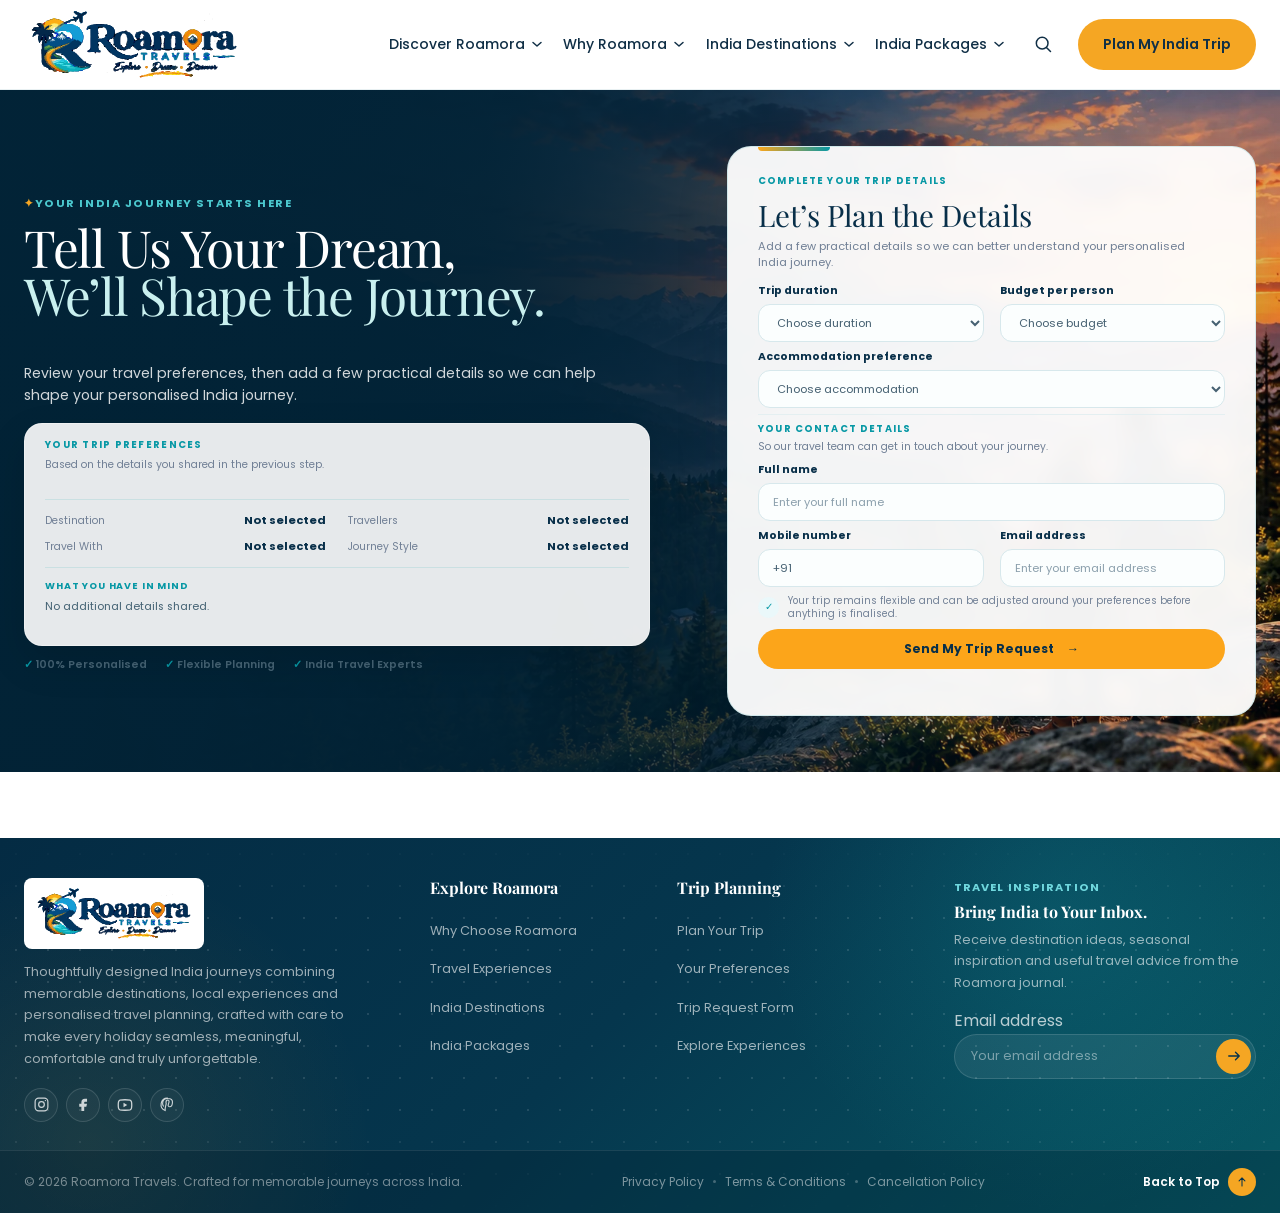
<file: custom-trip.html>
<!doctype html>
<html lang="en">
  <head>
    <meta charset="UTF-8" />

    <meta name="viewport" content="width=device-width, initial-scale=1.0" />

    <meta
      name="description"
      content="Plan a personalised India trip with Roamora Travels. Share your travel preferences, budget, accommodation choices and contact details to request a custom journey."
    />

    <title>Plan a Custom India Trip | Roamora Travels</title>

    <!-- ==================================================
         SEARCH ENGINE AND SOCIAL META TAGS STARTED
    ================================================== -->
    <meta name="robots" content="index, follow" />
    <link
      rel="canonical"
      href="https://techglowsolutionsindia.github.io/roamora-travels/custom-trip.html"
    />

    <meta property="og:type" content="website" />
    <meta property="og:site_name" content="Roamora Travels" />
    <meta property="og:locale" content="en_IN" />
    <meta
      property="og:title"
      content="Plan a Custom India Trip | Roamora Travels"
    />
    <meta
      property="og:description"
      content="Plan a personalised India trip with Roamora Travels. Share your travel preferences, budget and accommodation choices to request a custom journey."
    />
    <meta name="twitter:card" content="summary" />
    <meta
      name="twitter:title"
      content="Plan a Custom India Trip | Roamora Travels"
    />
    <meta
      name="twitter:description"
      content="Share your travel preferences and request a personalised India journey with Roamora Travels."
    />
    <!-- ==================================================
         SEARCH ENGINE AND SOCIAL META TAGS ENDED
    ================================================== -->

    <!-- ==================================================
         FAVICON STARTED
    ================================================== -->
    <link
      rel="icon"
      type="image/svg+xml"
      href="assets/images/logo/favicon.svg"
    />
    <!-- ==================================================
         FAVICON ENDED
    ================================================== -->

    <!-- ==================================================
         GOOGLE FONTS STARTED
    ================================================== -->
    <link rel="preconnect" href="https://fonts.googleapis.com" />
    <link rel="preconnect" href="https://fonts.gstatic.com" crossorigin />

    <link
      href="https://fonts.googleapis.com/css2?family=Playfair+Display:wght@600;700&family=Poppins:wght@400;500;600;700&display=swap"
      rel="stylesheet"
    />
    <!-- ==================================================
         GOOGLE FONTS ENDED
    ================================================== -->

    <!-- ==================================================
     GLOBAL CSS STARTED
================================================== -->
    <link rel="stylesheet" href="assets/css/variables.css" />
    <link rel="stylesheet" href="assets/css/base.css" />
    <link rel="stylesheet" href="assets/css/layout.css" />
    <link rel="stylesheet" href="assets/css/components/typography.css" />
    <link rel="stylesheet" href="assets/css/header.css" />
    <link rel="stylesheet" href="assets/css/components/buttons.css" />
    <link rel="stylesheet" href="assets/css/footer.css" />
    <!-- ==================================================
     GLOBAL CSS ENDED
================================================== -->

    <!-- ==================================================
         CUSTOM TRIP CSS STARTED
    ================================================== -->

    <link rel="stylesheet" href="assets/css/pages/custom-trip.css" />

    <!-- ==================================================
         CUSTOM TRIP CSS ENDED
    ================================================== -->
  </head>

  <body>
    <!-- ==================================================
         HEADER / NAVBAR STARTED
    ================================================== -->
    <header class="header" data-header>
      <div class="container header-container">
        <!-- ROAMORA LOGO STARTED -->
        <a
          href="index.html#home"
          class="header-logo"
          aria-label="Roamora Travels home"
        >
          <img
            src="assets/images/logo/roamora-logo.svg"
            alt="Roamora Travels"
            decoding="async"
          />
        </a>
        <!-- ROAMORA LOGO ENDED -->

        <!-- DESKTOP NAVIGATION STARTED -->
        <nav class="navbar" aria-label="Main navigation" data-navbar>
          <ul class="navbar-list">
            <!-- Home Section Dropdown Started -->
            <!-- ==================================================
     HOME SECTIONS DROPDOWN STARTED
================================================== -->
            <li class="navbar-item has-dropdown">
              <button
                class="navbar-link dropdown-trigger"
                type="button"
                aria-expanded="false"
              >
                Discover Roamora

                <svg
                  width="12"
                  height="12"
                  viewBox="0 0 12 12"
                  aria-hidden="true"
                >
                  <path
                    d="M2 4.5L6 8L10 4.5"
                    fill="none"
                    stroke="currentColor"
                    stroke-width="1.5"
                    stroke-linecap="round"
                    stroke-linejoin="round"
                  />
                </svg>
              </button>

              <ul class="dropdown-menu">
                <li>
                  <a href="index.html#popular-destinations"
                    >Popular Destinations</a
                  >
                </li>

                <li>
                  <a href="index.html#about-roamora">About Us</a>
                </li>

                <li>
                  <a href="index.html#featured-packages">Featured Packages</a>
                </li>
              </ul>
            </li>
            <!-- Home Section Dropdown End -->

            <!-- ==================================================
     WHY ROAMORA DROPDOWN STARTED
================================================== -->
            <li class="navbar-item has-dropdown">
              <button
                class="navbar-link dropdown-trigger"
                type="button"
                aria-expanded="false"
              >
                Why Roamora

                <svg
                  width="12"
                  height="12"
                  viewBox="0 0 12 12"
                  aria-hidden="true"
                >
                  <path
                    d="M2 4.5L6 8L10 4.5"
                    fill="none"
                    stroke="currentColor"
                    stroke-width="1.5"
                    stroke-linecap="round"
                    stroke-linejoin="round"
                  />
                </svg>
              </button>

              <ul class="dropdown-menu">
                <li>
                  <a href="index.html#why-roamora">Why Choose Roamora</a>
                </li>

                <li>
                  <a href="index.html#experiences">Travel Experiences</a>
                </li>

                <li>
                  <a href="index.html#custom-trip-planner"
                    >Custom Trip Planner</a
                  >
                </li>

                <li>
                  <a href="index.html#seasonal-offers">Seasonal Offers</a>
                </li>

                <li>
                  <a href="index.html#how-it-works">How It Works</a>
                </li>

                <li>
                  <a href="index.html#traveller-testimonials"
                    >Traveller Testimonials</a
                  >
                </li>

                <li>
                  <a href="index.html#faq">FAQ</a>
                </li>

                <li>
                  <a href="index.html#travel-blog">Travel Blog</a>
                </li>
              </ul>
            </li>
            <!-- ==================================================
     WHY ROAMORA DROPDOWN ENDED
================================================== -->

            <!-- India Destinations Dropdown Started -->
            <li class="navbar-item has-dropdown">
              <button
                class="navbar-link dropdown-trigger"
                type="button"
                aria-expanded="false"
              >
                India Destinations

                <svg
                  width="12"
                  height="12"
                  viewBox="0 0 12 12"
                  aria-hidden="true"
                >
                  <path
                    d="M2 4.5L6 8L10 4.5"
                    fill="none"
                    stroke="currentColor"
                    stroke-width="1.5"
                    stroke-linecap="round"
                    stroke-linejoin="round"
                  />
                </svg>
              </button>

              <!-- ==================================================
     CITY-BASED DESTINATION LINKS STARTED
================================================== -->
              <ul class="dropdown-menu">
                <li>
                  <a href="destinations.html#kashmir">Srinagar</a>
                </li>

                <li>
                  <a href="destinations.html#kerala">Alleppey</a>
                </li>

                <li>
                  <a href="destinations.html#rajasthan">Jaipur</a>
                </li>

                <li>
                  <a href="destinations.html#goa">Old Goa</a>
                </li>

                <li>
                  <a href="destinations.html#himachal-pradesh">Naggar</a>
                </li>

                <li>
                  <a href="destinations.html">All India Destinations</a>
                </li>
              </ul>
              <!-- ==================================================
     CITY-BASED DESTINATION LINKS ENDED
================================================== -->
            </li>
            <!-- India Destinations Dropdown Ended -->

            <!-- India Tour Packages Dropdown Started -->
            <li class="navbar-item has-dropdown">
              <button
                class="navbar-link dropdown-trigger"
                type="button"
                aria-expanded="false"
              >
                India Packages

                <svg
                  width="12"
                  height="12"
                  viewBox="0 0 12 12"
                  aria-hidden="true"
                >
                  <path
                    d="M2 4.5L6 8L10 4.5"
                    fill="none"
                    stroke="currentColor"
                    stroke-width="1.5"
                    stroke-linecap="round"
                    stroke-linejoin="round"
                  />
                </svg>
              </button>

              <ul class="dropdown-menu">
                <li>
                  <a href="packages.html?filter=mountains#all-packages"
                    >Mountain Holidays</a
                  >
                </li>

                <li>
                  <a href="packages.html?filter=nature#all-packages"
                    >Nature Holidays</a
                  >
                </li>

                <li>
                  <a href="packages.html?filter=heritage#all-packages"
                    >Heritage Tours</a
                  >
                </li>

                <li>
                  <a href="packages.html?filter=islands#all-packages"
                    >Island Getaways</a
                  >
                </li>

                <li>
                  <a href="packages.html?filter=spiritual#all-packages"
                    >Spiritual Journeys</a
                  >
                </li>

                <li>
                  <a href="packages.html">All India Packages</a>
                </li>
              </ul>
            </li>
            <!-- India Tour Packages Dropdown Ended -->
          </ul>
        </nav>
        <!-- DESKTOP NAVIGATION ENDED -->

        <!-- HEADER ACTIONS STARTED -->
        <div class="header-actions">
          <button
            class="header-search"
            type="button"
            aria-label="Search India destinations and tour packages"
            aria-expanded="false"
            data-search-open
          >
            <svg width="20" height="20" viewBox="0 0 24 24" aria-hidden="true">
              <circle
                cx="11"
                cy="11"
                r="7"
                fill="none"
                stroke="currentColor"
                stroke-width="1.8"
              />

              <path
                d="M16.5 16.5L21 21"
                fill="none"
                stroke="currentColor"
                stroke-width="1.8"
                stroke-linecap="round"
              />
            </svg>
          </button>

          <a href="custom-trip.html" class="btn btn-accent header-cta">
            Plan My India Trip
          </a>

          <button
            class="nav-toggle"
            type="button"
            aria-label="Open navigation menu"
            aria-expanded="false"
            data-nav-toggle
          >
            <span></span>
            <span></span>
            <span></span>
          </button>
        </div>
        <!-- HEADER ACTIONS ENDED -->
      </div>
    </header>
    <!-- ==================================================
         HEADER / NAVBAR ENDED
    ================================================== -->

    <!-- ==================================================
     ROAMORA SEARCH POPUP STARTED
================================================== -->

    <div
      class="roamora-search"
      id="roamora-search"
      data-search-modal
      aria-hidden="true"
    >
      <div class="roamora-search-backdrop" data-search-close></div>

      <div
        class="roamora-search-panel"
        role="dialog"
        aria-modal="true"
        aria-labelledby="roamora-search-title"
      >
        <!-- SEARCH HEADER STARTED -->

        <div class="roamora-search-header">
          <div>
            <span class="roamora-search-eyebrow">SEARCH ROAMORA</span>

            <h2 id="roamora-search-title">
              Where Would You
              <span>Like to Go?</span>
            </h2>
          </div>

          <button
            class="roamora-search-close"
            type="button"
            aria-label="Close search"
            data-search-close
          >
            ×
          </button>
        </div>

        <!-- SEARCH HEADER ENDED -->

        <!-- SEARCH FORM STARTED -->

        <form class="roamora-search-form" data-search-form>
          <div class="roamora-search-field">
            <svg width="21" height="21" viewBox="0 0 24 24" aria-hidden="true">
              <circle
                cx="11"
                cy="11"
                r="7"
                fill="none"
                stroke="currentColor"
                stroke-width="1.8"
              />

              <path
                d="M16.5 16.5L21 21"
                fill="none"
                stroke="currentColor"
                stroke-width="1.8"
                stroke-linecap="round"
              />
            </svg>

            <input
              type="search"
              placeholder="Search destinations, packages or experiences..."
              aria-label="Search Roamora"
              autocomplete="off"
              data-search-input
            />

            <button type="submit">
              Search
              <span aria-hidden="true">→</span>
            </button>
          </div>

          <p class="roamora-search-message" data-search-message></p>
        </form>

        <!-- SEARCH FORM ENDED -->

        <!-- QUICK SEARCH STARTED -->

        <div class="roamora-search-quick">
          <span>POPULAR SEARCHES</span>

          <div class="roamora-search-tags">
            <!-- ==================================================
     CITY-BASED POPULAR SEARCHES STARTED
================================================== -->
            <a href="destinations.html#kashmir">Srinagar</a>
            <a href="destinations.html#kerala">Alleppey</a>
            <a href="destinations.html#rajasthan">Jaipur</a>
            <a href="destinations.html#goa">Old Goa</a>
            <!-- ==================================================
     CITY-BASED POPULAR SEARCHES ENDED
================================================== -->
            <a href="packages.html?filter=mountains#all-packages"
              >Mountain Holidays</a
            >
            <a href="packages.html?filter=nature#all-packages"
              >Nature Holidays</a
            >
          </div>
        </div>

        <!-- QUICK SEARCH ENDED -->
      </div>
    </div>

    <!-- ==================================================
     ROAMORA SEARCH POPUP ENDED
================================================== -->

    <main id="home">
      <!-- ==================================================
           CUSTOM TRIP HERO STARTED
      ================================================== -->

      <section class="custom-trip-hero" id="trip-planner">
        <div class="container custom-trip-container">
          <!-- LEFT CONTENT STARTED -->

          <div class="custom-trip-content">
            <span class="custom-trip-eyebrow">
              <span class="custom-trip-eyebrow-mark">✦</span>
              YOUR INDIA JOURNEY STARTS HERE
            </span>

            <h1 class="custom-trip-title">
              Tell Us Your Dream,
              <span>We’ll Shape the Journey.</span>
            </h1>

            <p class="custom-trip-description">
              Review your travel preferences, then add a few practical details
              so we can help shape your personalised India journey.
            </p>

            <!-- ==================================================
     TRIP PREFERENCES SUMMARY STARTED
================================================== -->

            <div class="trip-preferences-summary">
              <div class="trip-preferences-summary-heading">
                <span>YOUR TRIP PREFERENCES</span>
                <p>Based on the details you shared in the previous step.</p>
              </div>

              <div class="trip-preferences-summary-grid">
                <div class="trip-preference-item">
                  <span>Destination</span>
                  <strong data-summary-destination>Not selected</strong>
                </div>

                <div class="trip-preference-item">
                  <span>Travellers</span>
                  <strong data-summary-travellers>Not selected</strong>
                </div>

                <div class="trip-preference-item">
                  <span>Travel With</span>
                  <strong data-summary-travel-with>Not selected</strong>
                </div>

                <div class="trip-preference-item">
                  <span>Journey Style</span>
                  <strong data-summary-style>Not selected</strong>
                </div>
              </div>

              <div class="trip-preference-wishes">
                <span>What You Have in Mind</span>
                <p data-summary-wishes>No additional details shared.</p>
              </div>
            </div>

            <!-- ==================================================
     TRIP PREFERENCES SUMMARY ENDED
================================================== -->

            <!-- ==================================================
     TRUST POINTS STARTED
================================================== -->

            <div class="custom-trip-trust">
              <span>✓ 100% Personalised</span>
              <span>✓ Flexible Planning</span>
              <span>✓ India Travel Experts</span>
            </div>

            <!-- ==================================================
     TRUST POINTS ENDED
================================================== -->
          </div>

          <!-- LEFT CONTENT ENDED -->

          <!-- ==================================================
     TRIP FORM STARTED
================================================== -->

          <div class="custom-trip-form-card">
            <div class="custom-trip-form-heading">
              <span>COMPLETE YOUR TRIP DETAILS</span>

              <h2>Let’s Plan the Details</h2>

              <p>
                Add a few practical details so we can better understand your
                personalised India journey.
              </p>
            </div>

            <form
              class="custom-trip-form"
              data-custom-trip-form
              autocomplete="off"
            >
              <!-- ==================================================
         HIDDEN PAGE 1 PREFERENCES STARTED
    ================================================== -->

              <input type="hidden" name="destination" id="trip-destination" />
              <input type="hidden" name="travellers" id="trip-travellers" />
              <input type="hidden" name="travel-month" id="trip-travel-month" />
              <input type="hidden" name="travel-with" id="trip-travel-with" />
              <input type="hidden" name="travel-style" id="trip-travel-style" />
              <input
                type="hidden"
                name="starting-city"
                id="trip-starting-city"
              />
              <input type="hidden" name="trip-wishes" id="trip-wishes" />

              <!-- ==================================================
         HIDDEN PAGE 1 PREFERENCES ENDED
    ================================================== -->

              <!-- ==================================================
                   TRIP DURATION + BUDGET ROW STARTED
              ================================================== -->

              <div class="custom-trip-field">
                <label for="trip-duration">Trip duration</label>

                <select id="trip-duration" name="duration" required>
                  <option value="">Choose duration</option>
                  <option value="3-4">3–4 Days</option>
                  <option value="5-6">5–6 Days</option>
                  <option value="7-9">7–9 Days</option>
                  <option value="10-14">10–14 Days</option>
                  <option value="15+">15+ Days</option>
                  <option value="flexible">Flexible</option>
                </select>
              </div>

              <div class="custom-trip-field">
                <label for="trip-budget">Budget per person</label>

                <select id="trip-budget" name="budget" required>
                  <option value="">Choose budget</option>
                  <option value="under-25000">Under ₹25,000</option>
                  <option value="25000-40000">₹25,000 – ₹40,000</option>
                  <option value="40000-60000">₹40,000 – ₹60,000</option>
                  <option value="60000-100000">₹60,000 – ₹1,00,000</option>
                  <option value="100000-plus">₹1,00,000+</option>
                </select>
              </div>

              <!-- ==================================================
                   TRIP DURATION + BUDGET ROW ENDED
              ================================================== -->

              <!-- ==================================================
         ACCOMMODATION PREFERENCE STARTED
    ================================================== -->

              <div class="custom-trip-field custom-trip-field-full">
                <label for="trip-accommodation">Accommodation preference</label>

                <select id="trip-accommodation" name="accommodation" required>
                  <option value="">Choose accommodation</option>
                  <option value="comfortable">Comfortable Hotels</option>
                  <option value="premium">Premium Hotels</option>
                  <option value="luxury">Luxury Hotels & Resorts</option>
                  <option value="boutique">Boutique & Heritage Stays</option>
                  <option value="flexible">
                    Flexible / Open to Suggestions
                  </option>
                </select>
              </div>

              <!-- ==================================================
         ACCOMMODATION PREFERENCE ENDED
    ================================================== -->

              <!-- ==================================================
         CONTACT DETAILS STARTED
    ================================================== -->

              <div class="custom-trip-contact-heading custom-trip-field-full">
                <span>YOUR CONTACT DETAILS</span>
                <p>So our travel team can get in touch about your journey.</p>
              </div>

              <div class="custom-trip-field custom-trip-field-full">
                <label for="trip-name">Full name</label>

                <input
                  type="text"
                  id="trip-name"
                  name="full-name"
                  placeholder="Enter your full name"
                  autocomplete="off"
                  required
                />
              </div>

              <div class="custom-trip-field">
                <label for="trip-phone">Mobile number</label>

                <input
                  type="tel"
                  id="trip-phone"
                  name="mobile"
                  value="+91 "
                  placeholder="+91 9876543210"
                  autocomplete="off"
                  inputmode="tel"
                  maxlength="20"
                  required
                />
              </div>

              <div class="custom-trip-field">
                <label for="trip-email">Email address</label>

                <input
                  type="email"
                  id="trip-email"
                  name="email"
                  placeholder="Enter your email address"
                  autocomplete="off"
                  required
                />
              </div>

              <!-- ==================================================
         CONTACT DETAILS ENDED
    ================================================== -->

              <!-- ==================================================
         FORM NOTE STARTED
    ================================================== -->

              <div class="custom-trip-form-note custom-trip-field-full">
                <span aria-hidden="true">✓</span>

                <p>
                  Your trip remains flexible and can be adjusted around your
                  preferences before anything is finalised.
                </p>
              </div>

              <!-- ==================================================
         FORM NOTE ENDED
    ================================================== -->

              <!-- ==================================================
         SUBMIT BUTTON STARTED
    ================================================== -->

              <button
                type="submit"
                class="custom-trip-submit custom-trip-field-full"
              >
                Send My Trip Request
                <span aria-hidden="true">→</span>
              </button>

              <!-- ==================================================
         SUBMIT BUTTON ENDED
    ================================================== -->
            </form>

            <!-- ==================================================
       CUSTOM TRIP SUCCESS POPUP STARTED
  ================================================== -->

            <div
              class="custom-trip-success"
              data-trip-success
              role="dialog"
              aria-modal="true"
              aria-labelledby="trip-success-title"
              hidden
            >
              <div class="custom-trip-success-popup">
                <div class="custom-trip-success-icon" aria-hidden="true">✓</div>

                <span class="custom-trip-success-eyebrow">
                  TRIP REQUEST SUBMITTED
                </span>

                <h3 id="trip-success-title">
                  Your trip request has been submitted successfully.
                </h3>

                <p>
                  Thank you for contacting Roamora Travels. Our team will review
                  your enquiry and get in touch with you.
                </p>

                <div class="custom-trip-success-actions">
                  <button
                    type="button"
                    class="custom-trip-success-close"
                    data-close-trip-success
                  >
                    Close
                  </button>

                  <a href="packages.html" class="custom-trip-success-edit">
                    Explore Tour Packages
                  </a>
                </div>
              </div>
            </div>

            <!-- ==================================================
       CUSTOM TRIP SUCCESS POPUP ENDED
  ================================================== -->
          </div>

          <!-- ==================================================
     TRIP FORM ENDED
================================================== -->
        </div>
      </section>

      <!-- ==================================================
           CUSTOM TRIP HERO ENDED
      ================================================== -->
    </main>

    <!-- ==================================================
     FOOTER STARTED
================================================== -->
    <footer class="site-footer" id="footer">
      <!-- ==================================================
       FOOTER MAIN STARTED
  ================================================== -->
      <div class="container footer-main">
        <!-- Footer Brand Started -->
        <div class="footer-brand-column">
          <a
            href="index.html#home"
            class="footer-brand"
            aria-label="Roamora Travels home"
          >
            <img
              src="assets/images/logo/roamora-logo.svg"
              alt="Roamora Travels"
              class="footer-brand-logo"
              loading="lazy"
              decoding="async"
            />
          </a>

          <p class="footer-brand-text">
            Thoughtfully designed India journeys combining memorable
            destinations, local experiences and personalised travel planning,
            crafted with care to make every holiday seamless, meaningful,
            comfortable and truly unforgettable.
          </p>

          <!-- ==================================================
     FOOTER SOCIAL MEDIA LINKS STARTED
================================================== -->
          <div class="footer-socials" aria-label="Roamora social media">
            <a
              href="https://www.instagram.com/"
              target="_blank"
              rel="noopener noreferrer"
              aria-label="Instagram"
            >
              <svg
                width="17"
                height="17"
                viewBox="0 0 24 24"
                aria-hidden="true"
              >
                <rect
                  x="3"
                  y="3"
                  width="18"
                  height="18"
                  rx="5"
                  fill="none"
                  stroke="currentColor"
                  stroke-width="1.7"
                />
                <circle
                  cx="12"
                  cy="12"
                  r="4"
                  fill="none"
                  stroke="currentColor"
                  stroke-width="1.7"
                />
                <circle cx="17.5" cy="6.5" r="1" fill="currentColor" />
              </svg>
            </a>

            <a
              href="https://www.facebook.com/"
              target="_blank"
              rel="noopener noreferrer"
              aria-label="Facebook"
            >
              <svg
                width="17"
                height="17"
                viewBox="0 0 24 24"
                aria-hidden="true"
              >
                <path
                  d="M14 8H17V4H14C10.7 4 9 6 9 9V11H6V15H9V21H13V15H16L17 11H13V9C13 8.3 13.3 8 14 8Z"
                  fill="currentColor"
                />
              </svg>
            </a>

            <a
              href="https://www.youtube.com/"
              target="_blank"
              rel="noopener noreferrer"
              aria-label="YouTube"
            >
              <svg
                width="18"
                height="18"
                viewBox="0 0 24 24"
                aria-hidden="true"
              >
                <path
                  d="M21 12C21 9.7 20.8 8.2 20.5 7.3C20.2 6.5 19.5 5.8 18.7 5.5C17.2 5 12 5 12 5C12 5 6.8 5 5.3 5.5C4.5 5.8 3.8 6.5 3.5 7.3C3.2 8.2 3 9.7 3 12C3 14.3 3.2 15.8 3.5 16.7C3.8 17.5 4.5 18.2 5.3 18.5C6.8 19 12 19 12 19C12 19 17.2 19 18.7 18.5C19.5 18.2 20.2 17.5 20.5 16.7C20.8 15.8 21 14.3 21 12Z"
                  fill="none"
                  stroke="currentColor"
                  stroke-width="1.7"
                />
                <path d="M10 9L15 12L10 15Z" fill="currentColor" />
              </svg>
            </a>

            <a
              href="https://www.pinterest.com/"
              target="_blank"
              rel="noopener noreferrer"
              aria-label="Pinterest"
            >
              <svg
                width="17"
                height="17"
                viewBox="0 0 24 24"
                aria-hidden="true"
              >
                <path
                  d="M12 3A9 9 0 0 0 8.7 20.4C8.6 18.9 8.7 17.2 9.1 15.5L10.2 10.9C10 10.3 9.9 9.5 9.9 8.9C9.9 7.1 11 5.7 12.4 5.7C13.6 5.7 14.2 6.6 14.2 7.8C14.2 9.1 13.4 11 13 12.7C12.6 14.1 13.7 15.2 15 15.2C17.4 15.2 19 12.1 19 8.5C19 5.7 16.7 3.6 12.6 3.6C7.9 3.6 5.1 7.1 5.1 10.7C5.1 12 5.5 13.4 6.3 14.2"
                  fill="none"
                  stroke="currentColor"
                  stroke-width="1.6"
                  stroke-linecap="round"
                />
              </svg>
            </a>
          </div>
          <!-- ==================================================
     FOOTER SOCIAL MEDIA LINKS ENDED
================================================== -->
        </div>
        <!-- Footer Brand Ended -->

        <!-- Explore Links Started -->
        <div class="footer-link-column">
          <h3>Explore Roamora</h3>

          <ul>
            <li>
              <a href="index.html#why-roamora">Why Choose Roamora</a>
            </li>

            <li>
              <a href="index.html#experiences">Travel Experiences</a>
            </li>

            <li>
              <a href="destinations.html">India Destinations</a>
            </li>

            <li>
              <a href="packages.html">India Packages</a>
            </li>
          </ul>
        </div>
        <!-- Explore Links Ended -->

        <!-- About Page Links Started -->
        <div class="footer-link-column">
          <h3>Trip Planning</h3>

          <ul>
            <li>
              <a href="#trip-planner">Plan Your Trip</a>
            </li>

            <li>
              <a href="#trip-planner">Your Preferences</a>
            </li>

            <li>
              <a href="#trip-planner">Trip Request Form</a>
            </li>

            <li>
              <a href="experiences.html">Explore Experiences</a>
            </li>
          </ul>
        </div>
        <!-- About Page Links Ended -->

        <!-- Newsletter Started -->
        <div class="footer-newsletter">
          <span class="footer-newsletter-label">Travel Inspiration</span>

          <h3>Bring India to Your Inbox.</h3>

          <p>
            Receive destination ideas, seasonal inspiration and useful travel
            advice from the Roamora journal.
          </p>

          <form class="footer-newsletter-form" id="newsletter-form" novalidate>
            <label class="sr-only" for="footer-email"> Email address </label>

            <div class="footer-newsletter-field">
              <input
                id="footer-email"
                type="email"
                name="email"
                placeholder="Your email address"
                required
              />

              <button type="submit" aria-label="Subscribe">
                <svg
                  width="18"
                  height="18"
                  viewBox="0 0 24 24"
                  aria-hidden="true"
                >
                  <path
                    d="M5 12H19M14 7L19 12L14 17"
                    fill="none"
                    stroke="currentColor"
                    stroke-width="1.8"
                    stroke-linecap="round"
                    stroke-linejoin="round"
                  />
                </svg>
              </button>
            </div>

            <!-- Newsletter Message Started -->
            <p
              class="footer-newsletter-message"
              id="newsletter-message"
              aria-live="polite"
            ></p>
            <!-- Newsletter Message Ended -->
          </form>
        </div>
        <!-- Newsletter Ended -->
      </div>
      <!-- ==================================================
       FOOTER MAIN ENDED
  ================================================== -->

      <!-- ==================================================
       FOOTER BOTTOM STARTED
  ================================================== -->
      <div class="footer-bottom">
        <div class="container footer-bottom-container">
          <p>
            © 2026 Roamora Travels. Crafted for memorable journeys across India.
          </p>

          <div class="footer-bottom-links">
            <a href="privacy-policy.html">Privacy Policy</a>
            <span></span>

            <a href="terms-and-conditions.html">Terms &amp; Conditions</a>
            <span></span>

            <a href="cancellation-policy.html">Cancellation Policy</a>
          </div>

          <a href="#home" class="footer-back-top">
            Back to Top

            <span>
              <svg
                width="14"
                height="14"
                viewBox="0 0 24 24"
                aria-hidden="true"
              >
                <path
                  d="M12 19V5M7 10L12 5L17 10"
                  fill="none"
                  stroke="currentColor"
                  stroke-width="1.8"
                  stroke-linecap="round"
                  stroke-linejoin="round"
                />
              </svg>
            </span>
          </a>
        </div>
      </div>
      <!-- ==================================================
       FOOTER BOTTOM ENDED
  ================================================== -->
    </footer>
    <!-- ==================================================
     FOOTER ENDED
================================================== -->

    <!-- ==================================================
     JAVASCRIPT STARTED
================================================== -->
    <script src="assets/js/main.js"></script>
    <script src="assets/js/components/newsletter.js"></script>
    <script src="assets/js/pages/custom-trip.js"></script>
    <!-- ==================================================
     JAVASCRIPT ENDED
================================================== -->
  </body>
</html>
</file>
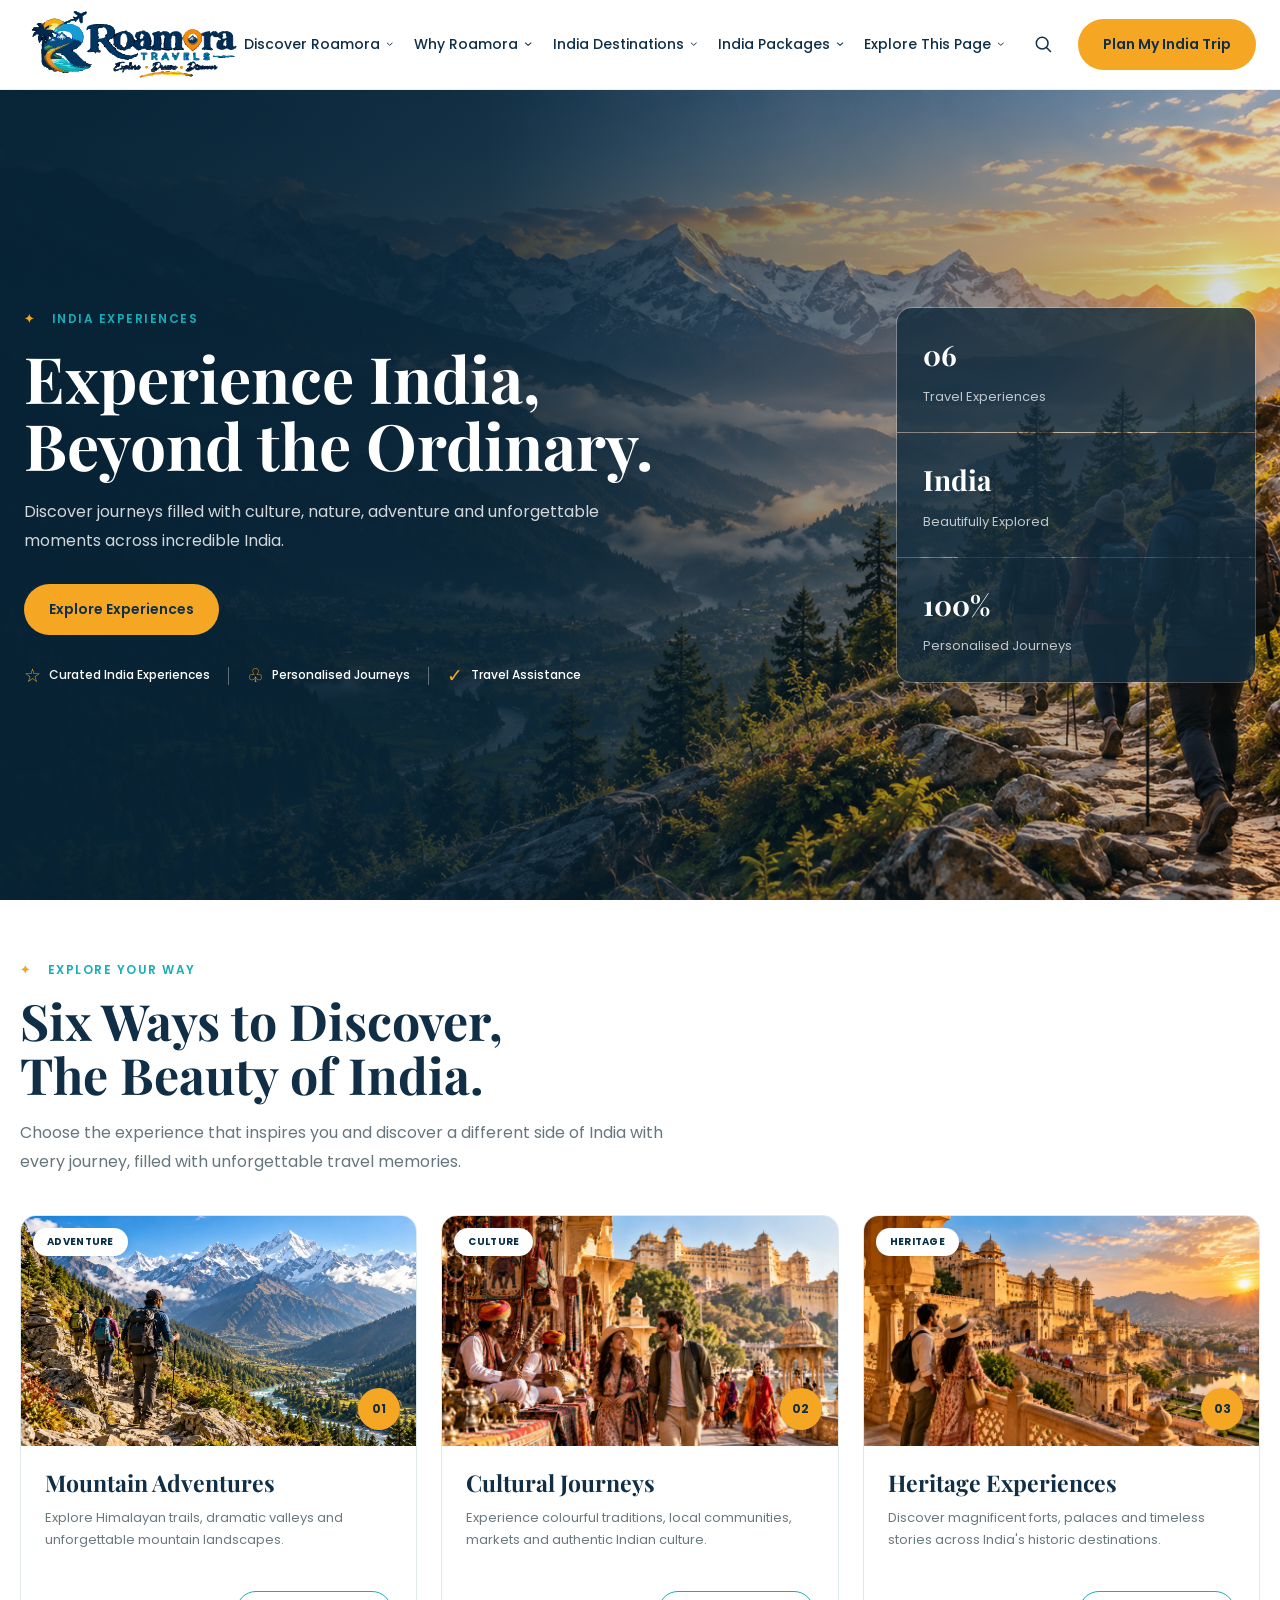
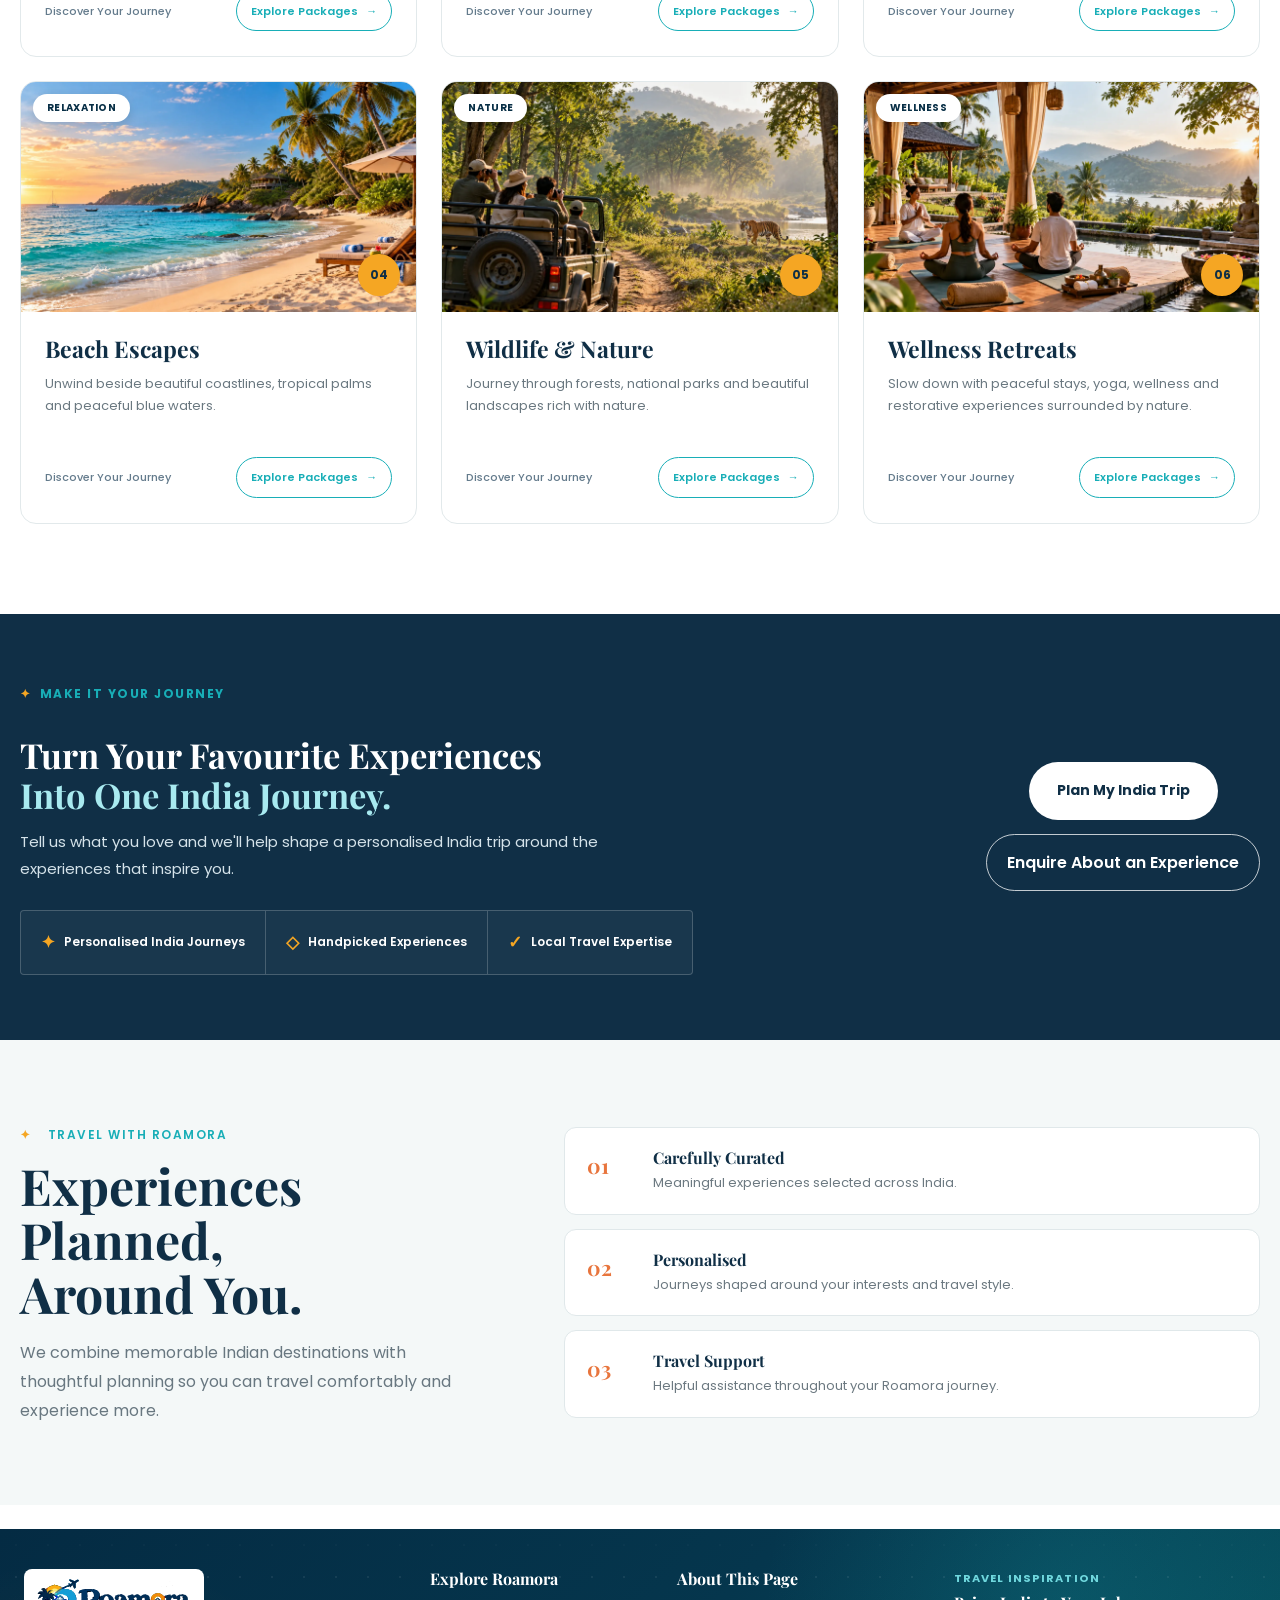
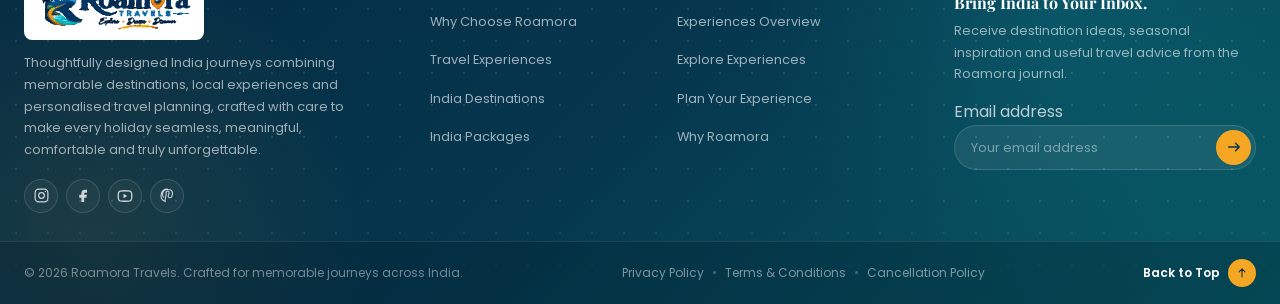
<file: experiences.html>
<!doctype html>
<html lang="en">
  <head>
    <!-- ==================================================
         BASIC META TAGS STARTED
    ================================================== -->
    <meta charset="UTF-8" />
    <meta name="viewport" content="width=device-width, initial-scale=1.0" />

    <meta
      name="description"
      content="Explore six India travel experiences with Roamora Travels: Himalayan adventures, cultural and heritage journeys, beach escapes, wildlife and wellness retreats."
    />

    <title>
      India Travel Experiences: Culture, Nature & Adventure | Roamora Travels
    </title>
    <!-- ==================================================
         SEO & SOCIAL META TAGS STARTED
    ================================================== -->
    <meta name="robots" content="index, follow" />
    <link
      rel="canonical"
      href="https://techglowsolutionsindia.github.io/roamora-travels/experiences.html"
    />

    <meta property="og:type" content="website" />
    <meta property="og:site_name" content="Roamora Travels" />
    <meta property="og:locale" content="en_IN" />
    <meta
      property="og:title"
      content="India Travel Experiences: Culture, Nature & Adventure | Roamora Travels"
    />
    <meta
      property="og:description"
      content="Explore six India travel experiences, from Himalayan adventures and cultural journeys to beaches, wildlife and wellness retreats."
    />
    <meta name="twitter:card" content="summary" />
    <meta
      name="twitter:title"
      content="India Travel Experiences | Roamora Travels"
    />
    <meta
      name="twitter:description"
      content="Discover Indian mountain adventures, cultural and heritage journeys, beach escapes, nature and wellness retreats."
    />
    <!-- ==================================================
         SEO & SOCIAL META TAGS ENDED
    ================================================== -->

    <!-- ==================================================
         BASIC META TAGS ENDED
    ================================================== -->

    <!-- ==================================================
         FAVICON STARTED
    ================================================== -->
    <link
      rel="icon"
      type="image/svg+xml"
      href="assets/images/logo/favicon.svg"
    />
    <!-- ==================================================
         FAVICON ENDED
    ================================================== -->

    <!-- ==================================================
         GOOGLE FONTS STARTED
    ================================================== -->
    <link rel="preconnect" href="https://fonts.googleapis.com" />
    <link rel="preconnect" href="https://fonts.gstatic.com" crossorigin />

    <link
      href="https://fonts.googleapis.com/css2?family=Playfair+Display:wght@600;700&family=Poppins:wght@400;500;600;700&display=swap"
      rel="stylesheet"
    />
    <!-- ==================================================
         GOOGLE FONTS ENDED
    ================================================== -->

    <!-- ==================================================
         GLOBAL CSS STARTED
    ================================================== -->
    <link rel="stylesheet" href="assets/css/variables.css" />
    <link rel="stylesheet" href="assets/css/base.css" />
    <link rel="stylesheet" href="assets/css/layout.css" />
    <link rel="stylesheet" href="assets/css/components/typography.css" />
    <link rel="stylesheet" href="assets/css/header.css" />
    <link rel="stylesheet" href="assets/css/components/buttons.css" />
    <link rel="stylesheet" href="assets/css/footer.css" />
    <!-- ==================================================
         GLOBAL CSS ENDED
    ================================================== -->

    <!-- ==================================================
         EXPERIENCES PAGE CSS STARTED
    ================================================== -->
    <link rel="stylesheet" href="assets/css/pages/experiences.css" />
    <!-- ==================================================
         EXPERIENCES PAGE CSS ENDED
    ================================================== -->
  </head>

  <body>
    <!-- ==================================================
         HEADER / NAVBAR STARTED
    ================================================== -->
    <header class="header" data-header>
      <div class="container header-container">
        <!-- ROAMORA LOGO STARTED -->
        <a
          href="index.html#home"
          class="header-logo"
          aria-label="Roamora Travels home"
        >
          <img
            src="assets/images/logo/roamora-logo.svg"
            alt="Roamora Travels"
            decoding="async"
          />
        </a>
        <!-- ROAMORA LOGO ENDED -->

        <!-- DESKTOP NAVIGATION STARTED -->
        <nav class="navbar" aria-label="Main navigation" data-navbar>
          <ul class="navbar-list">
            <!-- Home Section Dropdown Started -->
            <!-- ==================================================
     HOME SECTIONS DROPDOWN STARTED
================================================== -->
            <li class="navbar-item has-dropdown">
              <button
                class="navbar-link dropdown-trigger"
                type="button"
                aria-expanded="false"
              >
                Discover Roamora

                <svg
                  width="12"
                  height="12"
                  viewBox="0 0 12 12"
                  aria-hidden="true"
                >
                  <path
                    d="M2 4.5L6 8L10 4.5"
                    fill="none"
                    stroke="currentColor"
                    stroke-width="1.5"
                    stroke-linecap="round"
                    stroke-linejoin="round"
                  />
                </svg>
              </button>

              <ul class="dropdown-menu">
                <li>
                  <a href="index.html#popular-destinations"
                    >Popular Destinations</a
                  >
                </li>

                <li>
                  <a href="index.html#about-roamora">About Us</a>
                </li>

                <li>
                  <a href="index.html#featured-packages">Featured Packages</a>
                </li>
              </ul>
            </li>
            <!-- Home Section Dropdown End -->

            <!-- ==================================================
     WHY ROAMORA DROPDOWN STARTED
================================================== -->
            <li class="navbar-item has-dropdown">
              <button
                class="navbar-link dropdown-trigger"
                type="button"
                aria-expanded="false"
              >
                Why Roamora

                <svg
                  width="12"
                  height="12"
                  viewBox="0 0 12 12"
                  aria-hidden="true"
                >
                  <path
                    d="M2 4.5L6 8L10 4.5"
                    fill="none"
                    stroke="currentColor"
                    stroke-width="1.5"
                    stroke-linecap="round"
                    stroke-linejoin="round"
                  />
                </svg>
              </button>

              <ul class="dropdown-menu">
                <li>
                  <a href="index.html#why-roamora">Why Choose Roamora</a>
                </li>

                <li>
                  <a href="index.html#experiences">Travel Experiences</a>
                </li>

                <li>
                  <a href="index.html#custom-trip-planner"
                    >Custom Trip Planner</a
                  >
                </li>

                <li>
                  <a href="index.html#seasonal-offers">Seasonal Offers</a>
                </li>

                <li>
                  <a href="index.html#how-it-works">How It Works</a>
                </li>

                <li>
                  <a href="index.html#traveller-testimonials"
                    >Traveller Testimonials</a
                  >
                </li>

                <li>
                  <a href="index.html#faq">FAQ</a>
                </li>

                <li>
                  <a href="index.html#travel-blog">Travel Blog</a>
                </li>
              </ul>
            </li>
            <!-- ==================================================
     WHY ROAMORA DROPDOWN ENDED
================================================== -->

            <!-- India Destinations Dropdown Started -->
            <li class="navbar-item has-dropdown">
              <button
                class="navbar-link dropdown-trigger"
                type="button"
                aria-expanded="false"
              >
                India Destinations

                <svg
                  width="12"
                  height="12"
                  viewBox="0 0 12 12"
                  aria-hidden="true"
                >
                  <path
                    d="M2 4.5L6 8L10 4.5"
                    fill="none"
                    stroke="currentColor"
                    stroke-width="1.5"
                    stroke-linecap="round"
                    stroke-linejoin="round"
                  />
                </svg>
              </button>

              <!-- ==================================================
     CITY-BASED DESTINATION LINKS STARTED
================================================== -->
              <ul class="dropdown-menu">
                <li>
                  <a href="destinations.html#kashmir">Srinagar</a>
                </li>

                <li>
                  <a href="destinations.html#kerala">Alleppey</a>
                </li>

                <li>
                  <a href="destinations.html#rajasthan">Jaipur</a>
                </li>

                <li>
                  <a href="destinations.html#goa">Old Goa</a>
                </li>

                <li>
                  <a href="destinations.html#himachal-pradesh">Naggar</a>
                </li>

                <li>
                  <a href="destinations.html">All India Destinations</a>
                </li>
              </ul>
              <!-- ==================================================
     CITY-BASED DESTINATION LINKS ENDED
================================================== -->
            </li>
            <!-- India Destinations Dropdown Ended -->

            <!-- India Tour Packages Dropdown Started -->
            <li class="navbar-item has-dropdown">
              <button
                class="navbar-link dropdown-trigger"
                type="button"
                aria-expanded="false"
              >
                India Packages

                <svg
                  width="12"
                  height="12"
                  viewBox="0 0 12 12"
                  aria-hidden="true"
                >
                  <path
                    d="M2 4.5L6 8L10 4.5"
                    fill="none"
                    stroke="currentColor"
                    stroke-width="1.5"
                    stroke-linecap="round"
                    stroke-linejoin="round"
                  />
                </svg>
              </button>

              <ul class="dropdown-menu">
                <li>
                  <a href="packages.html?filter=mountains#all-packages"
                    >Mountain Holidays</a
                  >
                </li>

                <li>
                  <a href="packages.html?filter=nature#all-packages"
                    >Nature Holidays</a
                  >
                </li>

                <li>
                  <a href="packages.html?filter=heritage#all-packages"
                    >Heritage Tours</a
                  >
                </li>

                <li>
                  <a href="packages.html?filter=islands#all-packages"
                    >Island Getaways</a
                  >
                </li>

                <li>
                  <a href="packages.html?filter=spiritual#all-packages"
                    >Spiritual Journeys</a
                  >
                </li>

                <li>
                  <a href="packages.html">All India Packages</a>
                </li>
              </ul>
            </li>
            <!-- India Tour Packages Dropdown Ended -->

            <!-- ==================================================
     EXPLORE THIS PAGE DROPDOWN STARTED
================================================== -->
            <li class="navbar-item has-dropdown">
              <button
                class="navbar-link dropdown-trigger"
                type="button"
                aria-expanded="false"
              >
                Explore This Page

                <svg
                  width="12"
                  height="12"
                  viewBox="0 0 12 12"
                  aria-hidden="true"
                >
                  <path
                    d="M2 4.5L6 8L10 4.5"
                    fill="none"
                    stroke="currentColor"
                    stroke-width="1.5"
                    stroke-linecap="round"
                    stroke-linejoin="round"
                  />
                </svg>
              </button>

              <ul class="dropdown-menu">
                <!-- 01. Experiences Overview -->
                <li>
                  <a href="#experiences-home">Experiences Overview</a>
                </li>

                <!-- 02. Explore Experiences -->
                <li>
                  <a href="#explore-experiences">Explore Experiences</a>
                </li>

                <!-- 03. Plan Your Experience -->
                <li>
                  <a href="#plan-your-experience">Plan Your Experience</a>
                </li>

                <!-- 04. Why Roamora -->
                <li>
                  <a href="#why-roamora">Why Roamora</a>
                </li>
              </ul>
            </li>
            <!-- ==================================================
     EXPLORE THIS PAGE DROPDOWN ENDED
================================================== -->
          </ul>
        </nav>
        <!-- DESKTOP NAVIGATION ENDED -->

        <!-- HEADER ACTIONS STARTED -->
        <div class="header-actions">
          <button
            class="header-search"
            type="button"
            aria-label="Search India destinations and tour packages"
            aria-expanded="false"
            data-search-open
          >
            <svg width="20" height="20" viewBox="0 0 24 24" aria-hidden="true">
              <circle
                cx="11"
                cy="11"
                r="7"
                fill="none"
                stroke="currentColor"
                stroke-width="1.8"
              />

              <path
                d="M16.5 16.5L21 21"
                fill="none"
                stroke="currentColor"
                stroke-width="1.8"
                stroke-linecap="round"
              />
            </svg>
          </button>

          <a
            href="index.html#custom-trip-planner"
            class="btn btn-accent header-cta"
          >
            Plan My India Trip
          </a>

          <button
            class="nav-toggle"
            type="button"
            aria-label="Open navigation menu"
            aria-expanded="false"
            data-nav-toggle
          >
            <span></span>
            <span></span>
            <span></span>
          </button>
        </div>
        <!-- HEADER ACTIONS ENDED -->
      </div>
    </header>
    <!-- ==================================================
         HEADER / NAVBAR ENDED
    ================================================== -->

    <!-- ==================================================
     ROAMORA SEARCH POPUP STARTED
================================================== -->

    <div
      class="roamora-search"
      id="roamora-search"
      data-search-modal
      aria-hidden="true"
    >
      <div class="roamora-search-backdrop" data-search-close></div>

      <div
        class="roamora-search-panel"
        role="dialog"
        aria-modal="true"
        aria-labelledby="roamora-search-title"
      >
        <!-- SEARCH HEADER STARTED -->

        <div class="roamora-search-header">
          <div>
            <span class="roamora-search-eyebrow">SEARCH ROAMORA</span>

            <h2 id="roamora-search-title">
              Where Would You
              <span>Like to Go?</span>
            </h2>
          </div>

          <button
            class="roamora-search-close"
            type="button"
            aria-label="Close search"
            data-search-close
          >
            ×
          </button>
        </div>

        <!-- SEARCH HEADER ENDED -->

        <!-- SEARCH FORM STARTED -->

        <form class="roamora-search-form" data-search-form>
          <div class="roamora-search-field">
            <svg width="21" height="21" viewBox="0 0 24 24" aria-hidden="true">
              <circle
                cx="11"
                cy="11"
                r="7"
                fill="none"
                stroke="currentColor"
                stroke-width="1.8"
              />

              <path
                d="M16.5 16.5L21 21"
                fill="none"
                stroke="currentColor"
                stroke-width="1.8"
                stroke-linecap="round"
              />
            </svg>

            <input
              type="search"
              placeholder="Search destinations, packages or experiences..."
              aria-label="Search Roamora"
              autocomplete="off"
              data-search-input
            />

            <button type="submit">
              Search
              <span aria-hidden="true">→</span>
            </button>
          </div>

          <p class="roamora-search-message" data-search-message></p>
        </form>

        <!-- SEARCH FORM ENDED -->

        <!-- QUICK SEARCH STARTED -->

        <div class="roamora-search-quick">
          <span>POPULAR SEARCHES</span>

          <div class="roamora-search-tags">
            <!-- ==================================================
     CITY-BASED POPULAR SEARCHES STARTED
================================================== -->
            <a href="destinations.html#kashmir">Srinagar</a>
            <a href="destinations.html#kerala">Alleppey</a>
            <a href="destinations.html#rajasthan">Jaipur</a>
            <a href="destinations.html#goa">Old Goa</a>
            <!-- ==================================================
     CITY-BASED POPULAR SEARCHES ENDED
================================================== -->
            <a href="packages.html?filter=mountains#all-packages"
              >Mountain Holidays</a
            >
            <a href="packages.html?filter=nature#all-packages"
              >Nature Holidays</a
            >
          </div>
        </div>

        <!-- QUICK SEARCH ENDED -->
      </div>
    </div>

    <!-- ==================================================
     ROAMORA SEARCH POPUP ENDED
================================================== -->

    <main id="home">
      <!-- ==================================================
           1. EXPERIENCES HERO SECTION STARTED
      ================================================== -->
      <section class="experiences-hero" id="experiences-home">
        <div class="experiences-page-container experiences-hero-container">
          <div class="experiences-hero-content">
            <span class="experiences-eyebrow">
              <span class="experiences-eyebrow-mark">✦</span>
              India Experiences
            </span>

            <h1>
              Experience India,
              <span>Beyond the Ordinary.</span>
            </h1>

            <p>
              Discover journeys filled with culture, nature, adventure and
              unforgettable moments across incredible India.
            </p>

            <a href="#explore-experiences" class="btn btn-accent">
              Explore Experiences
            </a>

            <!-- ==================================================
     EXPERIENCES HERO TRUST ITEMS STARTED
================================================== -->
            <div class="experiences-hero-trust">
              <div class="experiences-hero-trust-item">
                <span class="experiences-hero-trust-icon">☆</span>
                <span>Curated India Experiences</span>
              </div>

              <span class="experiences-hero-trust-divider"></span>

              <div class="experiences-hero-trust-item">
                <span class="experiences-hero-trust-icon">♧</span>
                <span>Personalised Journeys</span>
              </div>

              <span class="experiences-hero-trust-divider"></span>

              <div class="experiences-hero-trust-item">
                <span class="experiences-hero-trust-icon">✓</span>
                <span>Travel Assistance</span>
              </div>
            </div>
            <!-- ==================================================
     EXPERIENCES HERO TRUST ITEMS ENDED
================================================== -->
          </div>

          <div class="experiences-hero-highlights">
            <div>
              <strong>06</strong>
              <span>Travel Experiences</span>
            </div>

            <div>
              <strong>India</strong>
              <span>Beautifully Explored</span>
            </div>

            <div>
              <strong>100%</strong>
              <span>Personalised Journeys</span>
            </div>
          </div>
        </div>
      </section>
      <!-- ==================================================
           1. EXPERIENCES HERO SECTION ENDED
      ================================================== -->

      <!-- ==================================================
           2. EXPLORE INDIA EXPERIENCES SECTION STARTED
      ================================================== -->
      <section class="experiences-explore" id="explore-experiences">
        <div class="experiences-page-container">
          <div class="experiences-section-heading">
            <span class="experiences-eyebrow">
              <span class="experiences-eyebrow-mark">✦</span>
              Explore Your Way
            </span>

            <h2>
              Six Ways to Discover,
              <span>The Beauty of India.</span>
            </h2>

            <p>
              Choose the experience that inspires you and discover a different
              side of India with every journey, filled with unforgettable travel
              memories.
            </p>
          </div>

          <div class="experiences-grid">
            <!-- MOUNTAIN ADVENTURES CARD STARTED -->
            <article class="experience-card">
              <div class="experience-card-image">
                <a
                  href="packages.html"
                  class="experience-card-image-link"
                  aria-label="Explore packages for Mountain Adventures"
                >
                  <img
                    src="assets/images/experiences/mountain-adventures.webp"
                    alt="Himalayan mountain landscapes and valleys for adventure travel in India"
                    loading="lazy"
                    decoding="async"
                  />
                </a>

                <!-- ==================================================
     MOUNTAIN ADVENTURES CATEGORY BADGE STARTED
================================================== -->
                <span class="experience-card-category">Adventure</span>
                <span class="experience-card-number">01</span>
              </div>

              <div class="experience-card-content">
                <h3>Mountain Adventures</h3>
                <!-- ==================================================
     MOUNTAIN ADVENTURES CATEGORY BADGE ENDED
================================================== -->

                <p>
                  Explore Himalayan trails, dramatic valleys and unforgettable
                  mountain landscapes.
                </p>

                <!-- ==================================================
     EXPERIENCE CARD FOOTER STARTED
================================================== -->
                <div class="experience-card-footer">
                  <span class="experience-card-footer-text">
                    Discover Your Journey
                  </span>

                  <a href="packages.html" class="experience-card-button">
                    Explore Packages
                    <span aria-hidden="true">→</span>
                  </a>
                </div>
                <!-- ==================================================
     EXPERIENCE CARD FOOTER ENDED
================================================== -->
              </div>
            </article>
            <!-- MOUNTAIN ADVENTURES CARD ENDED -->

            <!-- CULTURAL JOURNEYS CARD STARTED -->
            <article class="experience-card">
              <div class="experience-card-image">
                <a
                  href="packages.html"
                  class="experience-card-image-link"
                  aria-label="Explore packages for Cultural Journeys"
                >
                  <img
                    src="assets/images/experiences/cultural-journeys.webp"
                    alt="Traditional Indian culture and local experiences on a cultural journey"
                    loading="lazy"
                    decoding="async"
                  />
                </a>

                <!-- ==================================================
     CULTURAL JOURNEYS CATEGORY BADGE STARTED
================================================== -->
                <span class="experience-card-category">Culture</span>
                <span class="experience-card-number">02</span>
              </div>

              <div class="experience-card-content">
                <h3>Cultural Journeys</h3>
                <!-- ==================================================
     CULTURAL JOURNEYS CATEGORY BADGE ENDED
================================================== -->

                <p>
                  Experience colourful traditions, local communities, markets
                  and authentic Indian culture.
                </p>

                <!-- ==================================================
     EXPERIENCE CARD FOOTER STARTED
================================================== -->
                <div class="experience-card-footer">
                  <span class="experience-card-footer-text">
                    Discover Your Journey
                  </span>

                  <a href="packages.html" class="experience-card-button">
                    Explore Packages
                    <span aria-hidden="true">→</span>
                  </a>
                </div>
                <!-- ==================================================
     EXPERIENCE CARD FOOTER ENDED
================================================== -->
              </div>
            </article>
            <!-- CULTURAL JOURNEYS CARD ENDED -->

            <!-- HERITAGE EXPERIENCES CARD STARTED -->
            <article class="experience-card">
              <div class="experience-card-image">
                <a
                  href="packages.html"
                  class="experience-card-image-link"
                  aria-label="Explore packages for Heritage Experiences"
                >
                  <img
                    src="assets/images/experiences/heritage-experiences.webp"
                    alt="Historic Indian forts and palaces on a heritage travel experience"
                    loading="lazy"
                    decoding="async"
                  />
                </a>

                <!-- ==================================================
     HERITAGE EXPERIENCES CATEGORY BADGE STARTED
================================================== -->
                <span class="experience-card-category">Heritage</span>
                <span class="experience-card-number">03</span>
              </div>

              <div class="experience-card-content">
                <h3>Heritage Experiences</h3>
                <!-- ==================================================
     HERITAGE EXPERIENCES CATEGORY BADGE ENDED
================================================== -->

                <p>
                  Discover magnificent forts, palaces and timeless stories
                  across India's historic destinations.
                </p>

                <!-- ==================================================
     EXPERIENCE CARD FOOTER STARTED
================================================== -->
                <div class="experience-card-footer">
                  <span class="experience-card-footer-text">
                    Discover Your Journey
                  </span>

                  <a href="packages.html" class="experience-card-button">
                    Explore Packages
                    <span aria-hidden="true">→</span>
                  </a>
                </div>
                <!-- ==================================================
     EXPERIENCE CARD FOOTER ENDED
================================================== -->
              </div>
            </article>
            <!-- HERITAGE EXPERIENCES CARD ENDED -->

            <!-- BEACH ESCAPES CARD STARTED -->
            <article class="experience-card">
              <div class="experience-card-image">
                <a
                  href="packages.html"
                  class="experience-card-image-link"
                  aria-label="Explore packages for Beach Escapes"
                >
                  <img
                    src="assets/images/experiences/beach-escapes.webp"
                    alt="Tropical Indian coastline and beaches for a relaxing holiday"
                    loading="lazy"
                    decoding="async"
                  />
                </a>

                <!-- ==================================================
     BEACH ESCAPES CATEGORY BADGE STARTED
================================================== -->
                <span class="experience-card-category">Relaxation</span>
                <span class="experience-card-number">04</span>
              </div>

              <div class="experience-card-content">
                <h3>Beach Escapes</h3>
                <!-- ==================================================
     BEACH ESCAPES CATEGORY BADGE ENDED
================================================== -->

                <p>
                  Unwind beside beautiful coastlines, tropical palms and
                  peaceful blue waters.
                </p>

                <!-- ==================================================
     EXPERIENCE CARD FOOTER STARTED
================================================== -->
                <div class="experience-card-footer">
                  <span class="experience-card-footer-text">
                    Discover Your Journey
                  </span>

                  <a href="packages.html" class="experience-card-button">
                    Explore Packages
                    <span aria-hidden="true">→</span>
                  </a>
                </div>
                <!-- ==================================================
     EXPERIENCE CARD FOOTER ENDED
================================================== -->
              </div>
            </article>
            <!-- BEACH ESCAPES CARD ENDED -->

            <!-- WILDLIFE & NATURE CARD STARTED -->
            <article class="experience-card">
              <div class="experience-card-image">
                <a
                  href="packages.html"
                  class="experience-card-image-link"
                  aria-label="Explore packages for Wildlife and Nature"
                >
                  <img
                    src="assets/images/experiences/wildlife-nature.webp"
                    alt="Indian forests and natural landscapes for wildlife and nature travel"
                    loading="lazy"
                    decoding="async"
                  />
                </a>

                <!-- ==================================================
     WILDLIFE AND NATURE CATEGORY BADGE STARTED
================================================== -->
                <span class="experience-card-category">Nature</span>
                <span class="experience-card-number">05</span>
              </div>

              <div class="experience-card-content">
                <h3>Wildlife &amp; Nature</h3>
                <!-- ==================================================
     WILDLIFE AND NATURE CATEGORY BADGE ENDED
================================================== -->

                <p>
                  Journey through forests, national parks and beautiful
                  landscapes rich with nature.
                </p>

                <!-- ==================================================
     EXPERIENCE CARD FOOTER STARTED
================================================== -->
                <div class="experience-card-footer">
                  <span class="experience-card-footer-text">
                    Discover Your Journey
                  </span>

                  <a href="packages.html" class="experience-card-button">
                    Explore Packages
                    <span aria-hidden="true">→</span>
                  </a>
                </div>
                <!-- ==================================================
     EXPERIENCE CARD FOOTER ENDED
================================================== -->
              </div>
            </article>
            <!-- WILDLIFE & NATURE CARD ENDED -->

            <!-- WELLNESS RETREATS CARD STARTED -->
            <article class="experience-card">
              <div class="experience-card-image">
                <a
                  href="packages.html"
                  class="experience-card-image-link"
                  aria-label="Explore packages for Wellness Retreats"
                >
                  <img
                    src="assets/images/experiences/wellness-retreats.webp"
                    alt="Peaceful natural surroundings for yoga and wellness retreats in India"
                    loading="lazy"
                    decoding="async"
                  />
                </a>

                <!-- ==================================================
     WELLNESS RETREATS CATEGORY BADGE STARTED
================================================== -->
                <span class="experience-card-category">Wellness</span>
                <span class="experience-card-number">06</span>
              </div>

              <div class="experience-card-content">
                <h3>Wellness Retreats</h3>
                <!-- ==================================================
     WELLNESS RETREATS CATEGORY BADGE ENDED
================================================== -->

                <p>
                  Slow down with peaceful stays, yoga, wellness and restorative
                  experiences surrounded by nature.
                </p>

                <!-- ==================================================
     EXPERIENCE CARD FOOTER STARTED
================================================== -->
                <div class="experience-card-footer">
                  <span class="experience-card-footer-text">
                    Discover Your Journey
                  </span>

                  <a href="packages.html" class="experience-card-button">
                    Explore Packages
                    <span aria-hidden="true">→</span>
                  </a>
                </div>
                <!-- ==================================================
     EXPERIENCE CARD FOOTER ENDED
================================================== -->
              </div>
            </article>
            <!-- WELLNESS RETREATS CARD ENDED -->
          </div>
        </div>
      </section>
      <!-- ==================================================
           2. EXPLORE INDIA EXPERIENCES SECTION ENDED
      ================================================== -->

      <!-- ==================================================
           3. EXPERIENCES CTA BANNER SECTION STARTED
      ================================================== -->
      <section class="experiences-cta" id="plan-your-experience">
        <div class="experiences-page-container experiences-cta-container">
          <!-- ==================================================
         EXPERIENCES CTA CONTENT STARTED
    ================================================== -->
          <div class="experiences-cta-content">
            <span class="experiences-cta-eyebrow">
              <span class="experiences-eyebrow-mark">✦</span>
              Make It Your Journey
            </span>

            <h2>
              Turn Your Favourite Experiences
              <span>Into One India Journey.</span>
            </h2>

            <p>
              Tell us what you love and we'll help shape a personalised India
              trip around the experiences that inspire you.
            </p>

            <!-- ==================================================
           EXPERIENCES CTA TRUST HIGHLIGHTS STARTED
      ================================================== -->
            <div class="experiences-cta-trust">
              <span> <b>✦</b> Personalised India Journeys </span>

              <span> <b>◇</b> Handpicked Experiences </span>

              <span> <b>✓</b> Local Travel Expertise </span>
            </div>
            <!-- ==================================================
           EXPERIENCES CTA TRUST HIGHLIGHTS ENDED
      ================================================== -->
          </div>
          <!-- ==================================================
         EXPERIENCES CTA CONTENT ENDED
    ================================================== -->

          <!-- ==================================================
               EXPERIENCES CTA BUTTONS STARTED
          ================================================== -->
          <div class="experiences-cta-actions">
            <a href="custom-trip.html" class="experiences-cta-button">
              Plan My India Trip
            </a>

            <a
              href="contact.html#contact-form"
              class="experiences-cta-contact-button"
            >
              Enquire About an Experience
            </a>
          </div>
          <!-- ==================================================
               EXPERIENCES CTA BUTTONS ENDED
          ================================================== -->
        </div>
      </section>
      <!-- ==================================================
           3. EXPERIENCES CTA BANNER SECTION ENDED
      ================================================== -->

      <!-- ==================================================
           4. WHY EXPERIENCE INDIA WITH ROAMORA SECTION STARTED
      ================================================== -->
      <section class="experiences-why" id="why-roamora">
        <div class="experiences-page-container experiences-why-container">
          <div class="experiences-why-content">
            <span class="experiences-eyebrow">
              <span class="experiences-eyebrow-mark">✦</span>
              Travel With Roamora
            </span>

            <h2>
              Experiences Planned,
              <span>Around You.</span>
            </h2>

            <p>
              We combine memorable Indian destinations with thoughtful planning
              so you can travel comfortably and experience more.
            </p>
          </div>

          <div class="experiences-benefits">
            <article>
              <span>01</span>
              <div>
                <h3>Carefully Curated</h3>
                <p>Meaningful experiences selected across India.</p>
              </div>
            </article>

            <article>
              <span>02</span>
              <div>
                <h3>Personalised</h3>
                <p>Journeys shaped around your interests and travel style.</p>
              </div>
            </article>

            <article>
              <span>03</span>
              <div>
                <h3>Travel Support</h3>
                <p>Helpful assistance throughout your Roamora journey.</p>
              </div>
            </article>
          </div>
        </div>
      </section>
      <!-- ==================================================
           4. WHY EXPERIENCE INDIA WITH ROAMORA SECTION ENDED
      ================================================== -->
    </main>

    <!-- ==================================================
     FOOTER STARTED
================================================== -->
    <footer class="site-footer" id="footer">
      <!-- ==================================================
       FOOTER MAIN STARTED
  ================================================== -->
      <div class="container footer-main">
        <!-- Footer Brand Started -->
        <div class="footer-brand-column">
          <a
            href="index.html#home"
            class="footer-brand"
            aria-label="Roamora Travels home"
          >
            <img
              src="assets/images/logo/roamora-logo.svg"
              alt="Roamora Travels"
              class="footer-brand-logo"
              loading="lazy"
              decoding="async"
            />
          </a>

          <p class="footer-brand-text">
            Thoughtfully designed India journeys combining memorable
            destinations, local experiences and personalised travel planning,
            crafted with care to make every holiday seamless, meaningful,
            comfortable and truly unforgettable.
          </p>

          <!-- ==================================================
     FOOTER SOCIAL MEDIA LINKS STARTED
================================================== -->
          <div class="footer-socials" aria-label="Roamora social media">
            <a
              href="https://www.instagram.com/"
              target="_blank"
              rel="noopener noreferrer"
              aria-label="Instagram"
            >
              <svg
                width="17"
                height="17"
                viewBox="0 0 24 24"
                aria-hidden="true"
              >
                <rect
                  x="3"
                  y="3"
                  width="18"
                  height="18"
                  rx="5"
                  fill="none"
                  stroke="currentColor"
                  stroke-width="1.7"
                />
                <circle
                  cx="12"
                  cy="12"
                  r="4"
                  fill="none"
                  stroke="currentColor"
                  stroke-width="1.7"
                />
                <circle cx="17.5" cy="6.5" r="1" fill="currentColor" />
              </svg>
            </a>

            <a
              href="https://www.facebook.com/"
              target="_blank"
              rel="noopener noreferrer"
              aria-label="Facebook"
            >
              <svg
                width="17"
                height="17"
                viewBox="0 0 24 24"
                aria-hidden="true"
              >
                <path
                  d="M14 8H17V4H14C10.7 4 9 6 9 9V11H6V15H9V21H13V15H16L17 11H13V9C13 8.3 13.3 8 14 8Z"
                  fill="currentColor"
                />
              </svg>
            </a>

            <a
              href="https://www.youtube.com/"
              target="_blank"
              rel="noopener noreferrer"
              aria-label="YouTube"
            >
              <svg
                width="18"
                height="18"
                viewBox="0 0 24 24"
                aria-hidden="true"
              >
                <path
                  d="M21 12C21 9.7 20.8 8.2 20.5 7.3C20.2 6.5 19.5 5.8 18.7 5.5C17.2 5 12 5 12 5C12 5 6.8 5 5.3 5.5C4.5 5.8 3.8 6.5 3.5 7.3C3.2 8.2 3 9.7 3 12C3 14.3 3.2 15.8 3.5 16.7C3.8 17.5 4.5 18.2 5.3 18.5C6.8 19 12 19 12 19C12 19 17.2 19 18.7 18.5C19.5 18.2 20.2 17.5 20.5 16.7C20.8 15.8 21 14.3 21 12Z"
                  fill="none"
                  stroke="currentColor"
                  stroke-width="1.7"
                />
                <path d="M10 9L15 12L10 15Z" fill="currentColor" />
              </svg>
            </a>

            <a
              href="https://www.pinterest.com/"
              target="_blank"
              rel="noopener noreferrer"
              aria-label="Pinterest"
            >
              <svg
                width="17"
                height="17"
                viewBox="0 0 24 24"
                aria-hidden="true"
              >
                <path
                  d="M12 3A9 9 0 0 0 8.7 20.4C8.6 18.9 8.7 17.2 9.1 15.5L10.2 10.9C10 10.3 9.9 9.5 9.9 8.9C9.9 7.1 11 5.7 12.4 5.7C13.6 5.7 14.2 6.6 14.2 7.8C14.2 9.1 13.4 11 13 12.7C12.6 14.1 13.7 15.2 15 15.2C17.4 15.2 19 12.1 19 8.5C19 5.7 16.7 3.6 12.6 3.6C7.9 3.6 5.1 7.1 5.1 10.7C5.1 12 5.5 13.4 6.3 14.2"
                  fill="none"
                  stroke="currentColor"
                  stroke-width="1.6"
                  stroke-linecap="round"
                />
              </svg>
            </a>
          </div>
          <!-- ==================================================
     FOOTER SOCIAL MEDIA LINKS ENDED
================================================== -->
        </div>
        <!-- Footer Brand Ended -->

        <!-- Explore Links Started -->
        <div class="footer-link-column">
          <h3>Explore Roamora</h3>

          <ul>
            <li>
              <a href="index.html#why-roamora">Why Choose Roamora</a>
            </li>

            <li>
              <a href="index.html#experiences">Travel Experiences</a>
            </li>

            <li>
              <a href="destinations.html">India Destinations</a>
            </li>

            <li>
              <a href="packages.html">India Packages</a>
            </li>
          </ul>
        </div>
        <!-- Explore Links Ended -->

        <!-- About Page Links Started -->
        <div class="footer-link-column">
          <h3>About This Page</h3>

          <ul>
            <li>
              <a href="#experiences-home">Experiences Overview</a>
            </li>

            <li>
              <a href="#explore-experiences">Explore Experiences</a>
            </li>

            <li>
              <a href="#plan-your-experience">Plan Your Experience</a>
            </li>

            <li>
              <a href="#why-roamora">Why Roamora</a>
            </li>
          </ul>
        </div>
        <!-- About Page Links Ended -->

        <!-- Newsletter Started -->
        <div class="footer-newsletter">
          <span class="footer-newsletter-label">Travel Inspiration</span>

          <h3>Bring India to Your Inbox.</h3>

          <p>
            Receive destination ideas, seasonal inspiration and useful travel
            advice from the Roamora journal.
          </p>

          <form class="footer-newsletter-form" id="newsletter-form" novalidate>
            <label class="sr-only" for="footer-email"> Email address </label>

            <div class="footer-newsletter-field">
              <input
                id="footer-email"
                type="email"
                name="email"
                placeholder="Your email address"
                required
              />

              <button type="submit" aria-label="Subscribe">
                <svg
                  width="18"
                  height="18"
                  viewBox="0 0 24 24"
                  aria-hidden="true"
                >
                  <path
                    d="M5 12H19M14 7L19 12L14 17"
                    fill="none"
                    stroke="currentColor"
                    stroke-width="1.8"
                    stroke-linecap="round"
                    stroke-linejoin="round"
                  />
                </svg>
              </button>
            </div>

            <!-- Newsletter Message Started -->
            <p
              class="footer-newsletter-message"
              id="newsletter-message"
              aria-live="polite"
            ></p>
            <!-- Newsletter Message Ended -->
          </form>
        </div>
        <!-- Newsletter Ended -->
      </div>
      <!-- ==================================================
       FOOTER MAIN ENDED
  ================================================== -->

      <!-- ==================================================
       FOOTER BOTTOM STARTED
  ================================================== -->
      <div class="footer-bottom">
        <div class="container footer-bottom-container">
          <p>
            © 2026 Roamora Travels. Crafted for memorable journeys across India.
          </p>

          <div class="footer-bottom-links">
            <a href="privacy-policy.html">Privacy Policy</a>
            <span></span>

            <a href="terms-and-conditions.html">Terms &amp; Conditions</a>
            <span></span>

            <a href="cancellation-policy.html">Cancellation Policy</a>
          </div>

          <a href="#home" class="footer-back-top">
            Back to Top

            <span>
              <svg
                width="14"
                height="14"
                viewBox="0 0 24 24"
                aria-hidden="true"
              >
                <path
                  d="M12 19V5M7 10L12 5L17 10"
                  fill="none"
                  stroke="currentColor"
                  stroke-width="1.8"
                  stroke-linecap="round"
                  stroke-linejoin="round"
                />
              </svg>
            </span>
          </a>
        </div>
      </div>
      <!-- ==================================================
       FOOTER BOTTOM ENDED
  ================================================== -->
    </footer>
    <!-- ==================================================
     FOOTER ENDED
================================================== -->

    <!-- ==================================================
         JAVASCRIPT STARTED
    ================================================== -->
    <script src="assets/js/main.js"></script>
    <script src="assets/js/components/newsletter.js"></script>
    <!-- ==================================================
         JAVASCRIPT ENDED
    ================================================== -->
  </body>
</html>
</file>
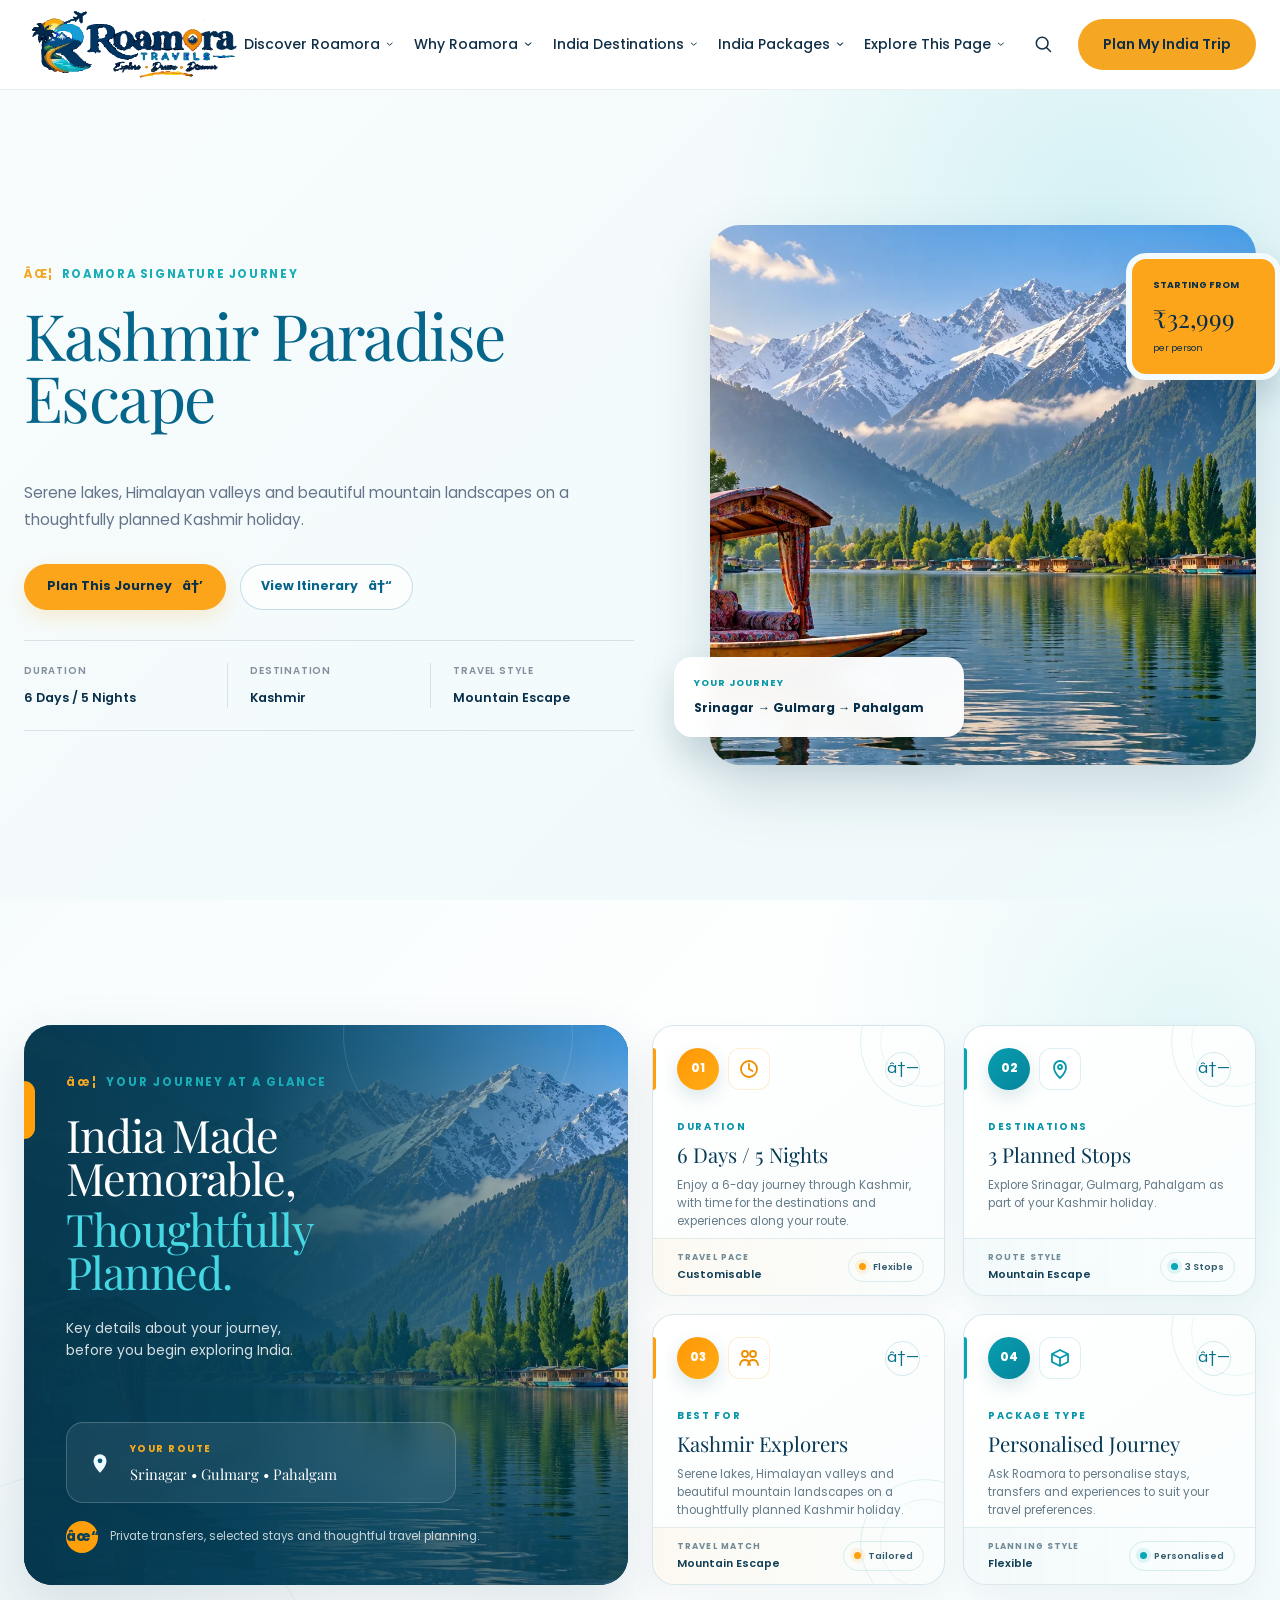
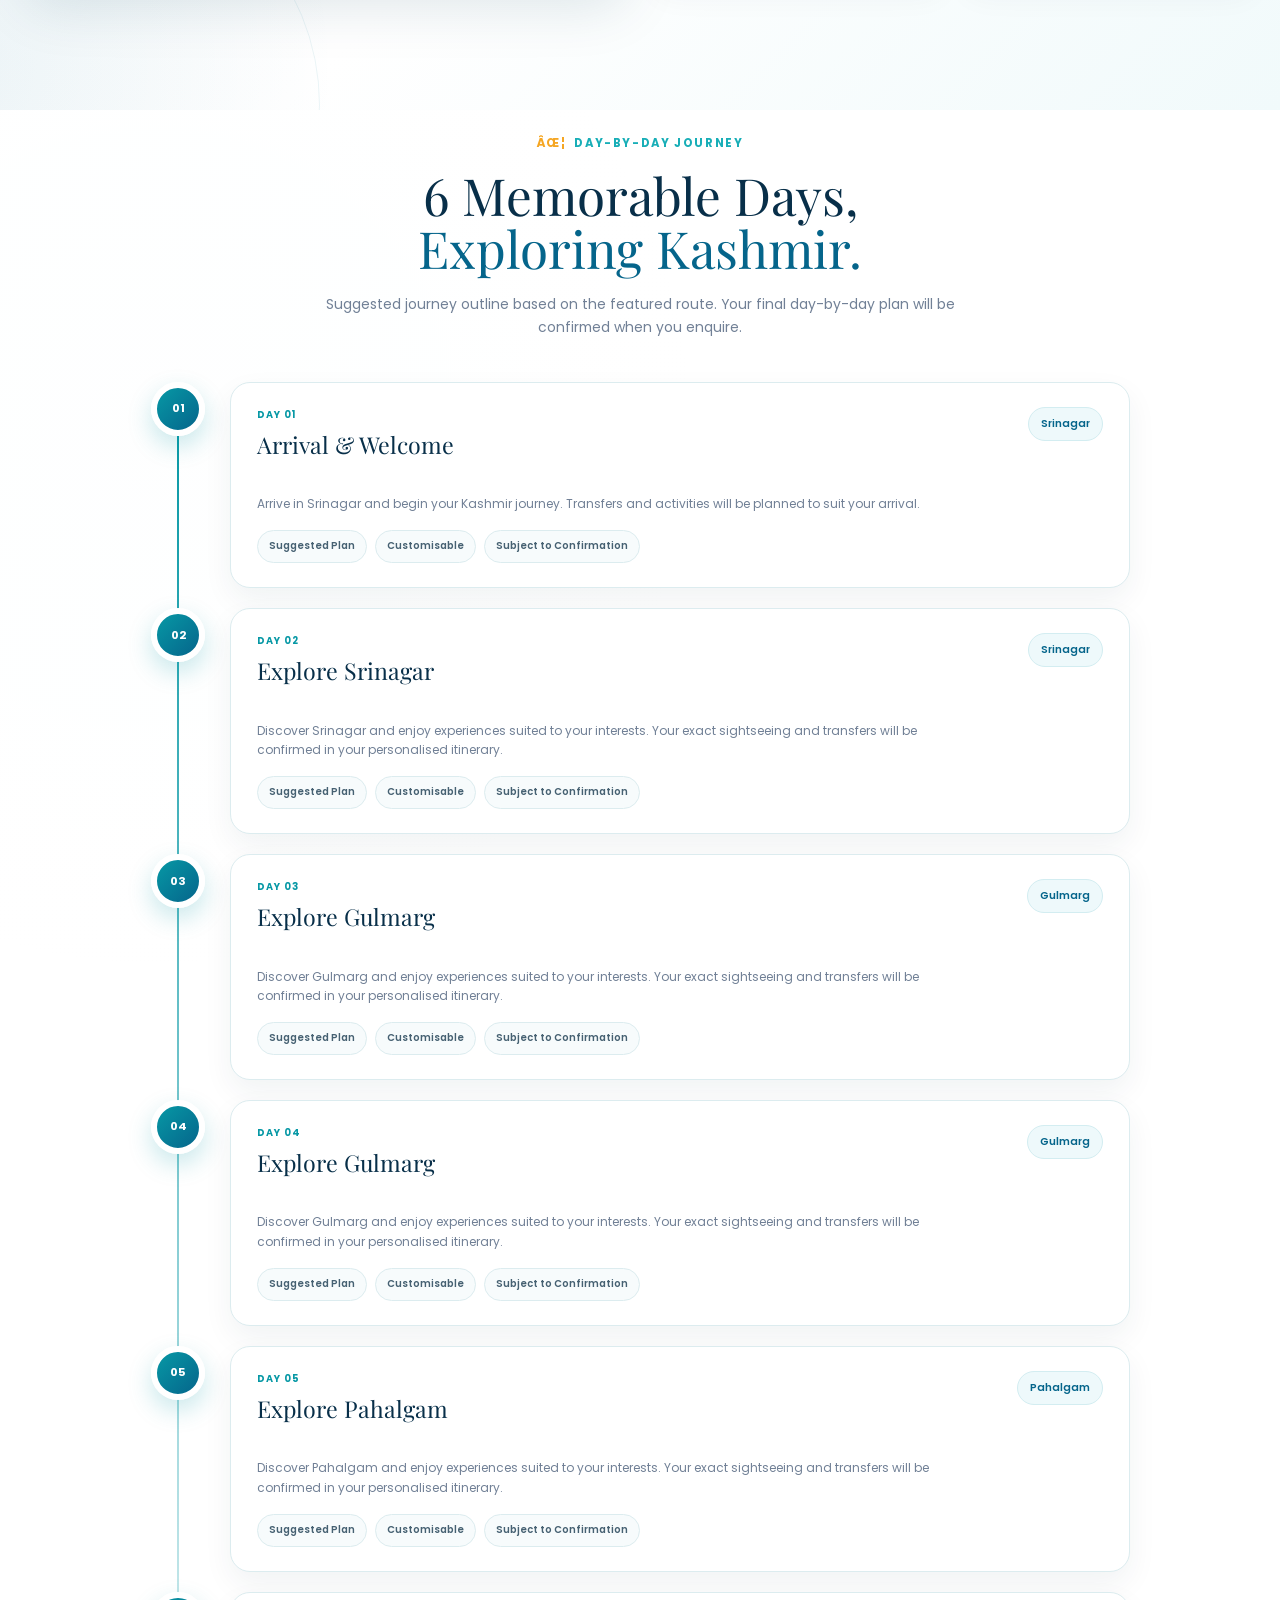
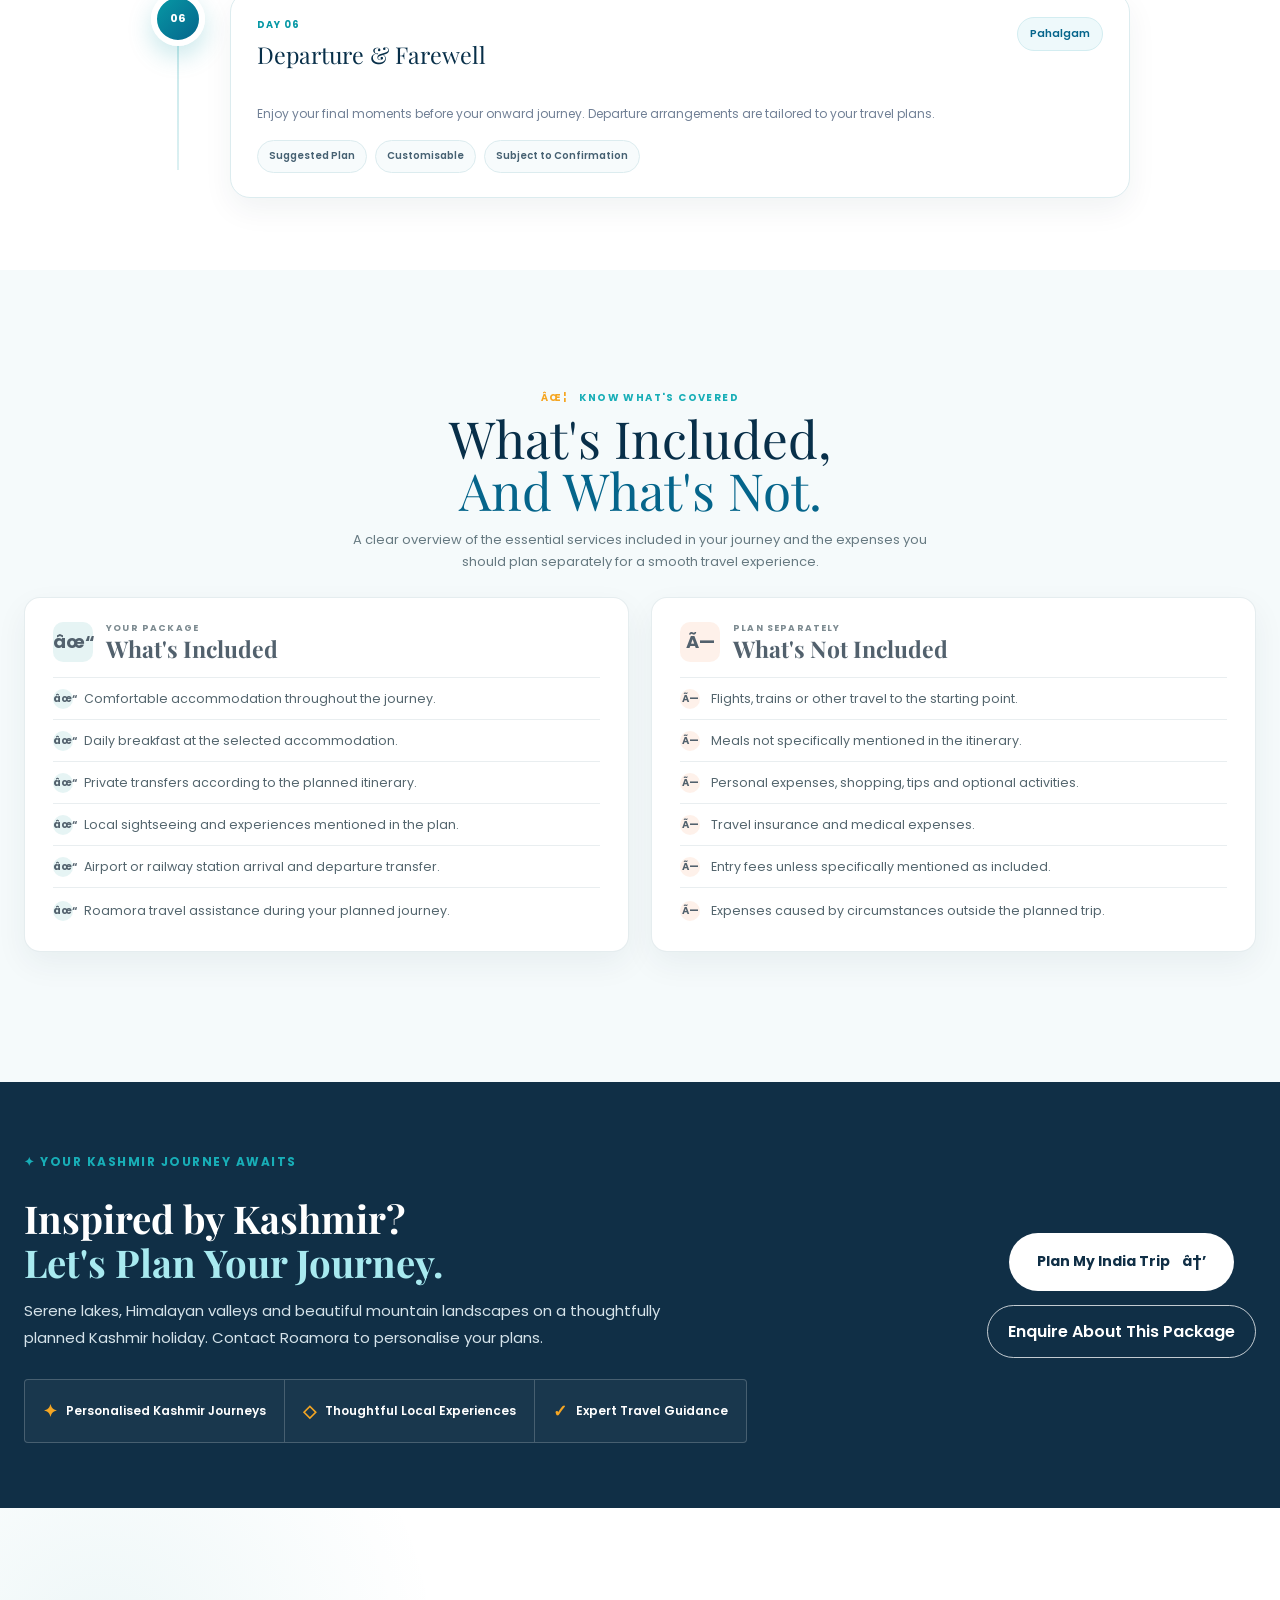
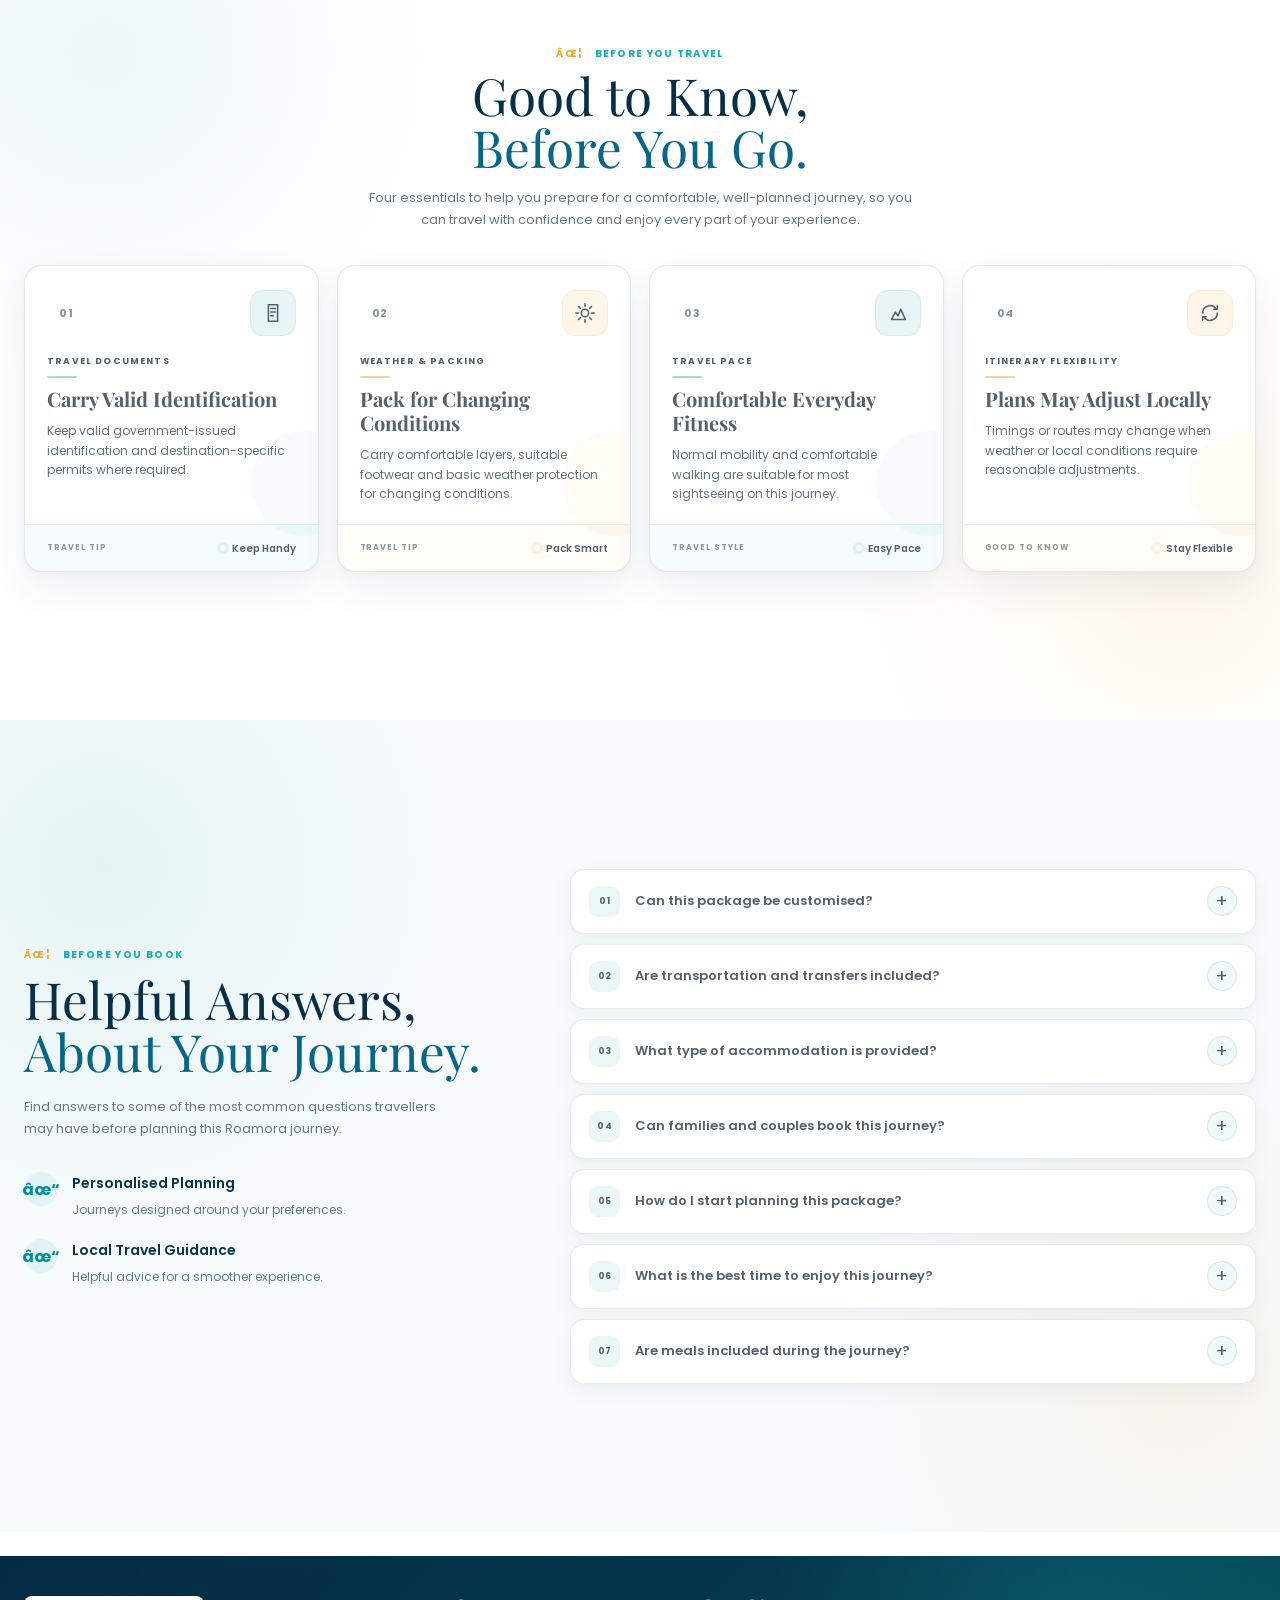
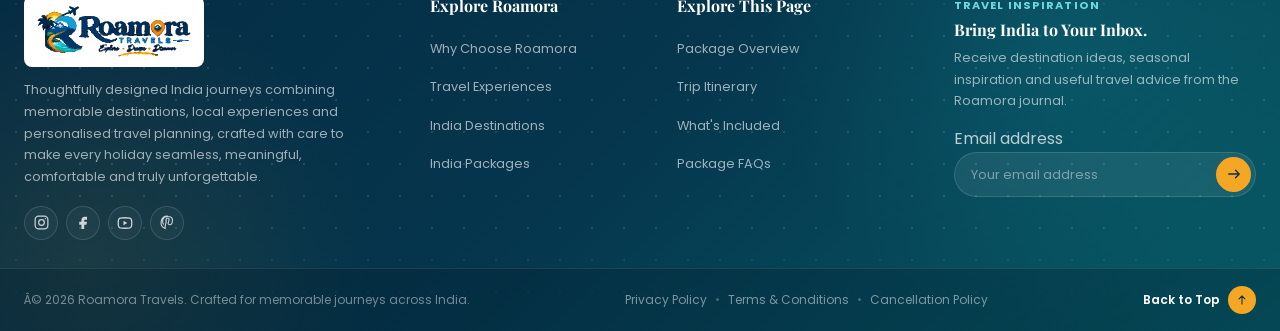
<file: package-details.html>
﻿<!doctype html>
<html lang="en">
  <head>
    <!-- ==================================================
         BASIC META TAGS STARTED
    ================================================== -->
    <meta charset="UTF-8" />

    <meta name="viewport" content="width=device-width, initial-scale=1.0" />

    <meta
      name="description"
      content="Explore a thoughtfully designed India tour package with Roamora Travels, including journey overview, itinerary, inclusions, important travel information and frequently asked questions."
    />

    <title>India Tour Package Details & Itinerary | Roamora Travels</title>

    <!-- ==================================================
         SEARCH ENGINE AND SOCIAL META TAGS STARTED
    ================================================== -->
    <meta name="robots" content="index, follow, max-image-preview:large" />

<link
  rel="canonical"
  href="https://techglowsolutionsindia.github.io/roamora-travels/package-details.html"
/>

    <meta property="og:type" content="website" />
    <meta property="og:locale" content="en_IN" />
    <meta property="og:site_name" content="Roamora Travels" />
    <meta property="og:title" content="India Tour Package Details & Itinerary | Roamora Travels" />
    <meta property="og:description" content="Explore India tour itineraries, destinations, trip highlights, inclusions and travel information with Roamora Travels." />
    <meta name="twitter:card" content="summary" />
    <meta name="twitter:title" content="India Tour Package Details & Itinerary | Roamora Travels" />
    <meta name="twitter:description" content="Discover India tour itineraries, package inclusions and travel highlights with Roamora Travels." />
    <!-- ==================================================
         SEARCH ENGINE AND SOCIAL META TAGS ENDED
    ================================================== -->
    <!-- ==================================================
         BASIC META TAGS ENDED
    ================================================== -->

    <!-- ==================================================
         FAVICON STARTED
    ================================================== -->
    <link rel="icon" type="image/svg+xml" href="assets/images/logo/favicon.svg" />
    <!-- ==================================================
         FAVICON ENDED
    ================================================== -->

    <!-- ==================================================
         GOOGLE FONTS STARTED
    ================================================== -->
    <link rel="preconnect" href="https://fonts.googleapis.com" />

    <link rel="preconnect" href="https://fonts.gstatic.com" crossorigin />

    <link
      href="https://fonts.googleapis.com/css2?family=Playfair+Display:wght@600;700&family=Poppins:wght@400;500;600;700&display=swap"
      rel="stylesheet"
    />
    <!-- ==================================================
         GOOGLE FONTS ENDED
    ================================================== -->

    <!-- ==================================================
         GLOBAL CSS STARTED
    ================================================== -->
    <link rel="stylesheet" href="assets/css/variables.css" />
    <link rel="stylesheet" href="assets/css/base.css" />
    <link rel="stylesheet" href="assets/css/layout.css" />
    <link rel="stylesheet" href="assets/css/components/typography.css" />
    <link rel="stylesheet" href="assets/css/header.css" />
    <link rel="stylesheet" href="assets/css/footer.css" />
    <link rel="stylesheet" href="assets/css/components/buttons.css" />
    <!-- ==================================================
         GLOBAL CSS ENDED
    ================================================== -->

    <!-- ==================================================
         PACKAGE DETAILS CSS STARTED
    ================================================== -->
    <link rel="stylesheet" href="assets/css/pages/package-details.css" />
    <!-- ==================================================
         PACKAGE DETAILS CSS ENDED
    ================================================== -->
  </head>

  <body>
    <!-- ==================================================
         HEADER / NAVBAR STARTED
    ================================================== -->
    <header class="header" data-header>
      <div class="container header-container">
        <!-- ROAMORA LOGO STARTED -->
        <a
          href="index.html#home"
          class="header-logo"
          aria-label="Roamora Travels home"
        >
          <img
            src="assets/images/logo/roamora-logo.svg"
            alt="Roamora Travels"
            decoding="async"
          />
        </a>
        <!-- ROAMORA LOGO ENDED -->

        <!-- DESKTOP NAVIGATION STARTED -->
        <nav class="navbar" aria-label="Main navigation" data-navbar>
          <ul class="navbar-list">
            <!-- Home Section Dropdown Started -->
            <!-- ==================================================
     HOME SECTIONS DROPDOWN STARTED
================================================== -->
            <li class="navbar-item has-dropdown">
              <button
                class="navbar-link dropdown-trigger"
                type="button"
                aria-expanded="false"
              >
                Discover Roamora

                <svg
                  width="12"
                  height="12"
                  viewBox="0 0 12 12"
                  aria-hidden="true"
                >
                  <path
                    d="M2 4.5L6 8L10 4.5"
                    fill="none"
                    stroke="currentColor"
                    stroke-width="1.5"
                    stroke-linecap="round"
                    stroke-linejoin="round"
                  />
                </svg>
              </button>

              <ul class="dropdown-menu">
                <li>
                  <a href="index.html#popular-destinations"
                    >Popular Destinations</a
                  >
                </li>

                <li>
                  <a href="index.html#about-roamora">About Us</a>
                </li>

                <li>
                  <a href="index.html#featured-packages">Featured Packages</a>
                </li>
              </ul>
            </li>
            <!-- Home Section Dropdown End -->

            <!-- ==================================================
     WHY ROAMORA DROPDOWN STARTED
================================================== -->
            <li class="navbar-item has-dropdown">
              <button
                class="navbar-link dropdown-trigger"
                type="button"
                aria-expanded="false"
              >
                Why Roamora

                <svg
                  width="12"
                  height="12"
                  viewBox="0 0 12 12"
                  aria-hidden="true"
                >
                  <path
                    d="M2 4.5L6 8L10 4.5"
                    fill="none"
                    stroke="currentColor"
                    stroke-width="1.5"
                    stroke-linecap="round"
                    stroke-linejoin="round"
                  />
                </svg>
              </button>

              <ul class="dropdown-menu">
                <li>
                  <a href="index.html#why-roamora">Why Choose Roamora</a>
                </li>

                <li>
                  <a href="index.html#experiences">Travel Experiences</a>
                </li>

                <li>
                  <a href="index.html#custom-trip-planner"
                    >Custom Trip Planner</a
                  >
                </li>

                <li>
                  <a href="index.html#seasonal-offers">Seasonal Offers</a>
                </li>

                <li>
                  <a href="index.html#how-it-works">How It Works</a>
                </li>

                <li>
                  <a href="index.html#traveller-testimonials"
                    >Traveller Testimonials</a
                  >
                </li>

                <li>
                  <a href="index.html#faq">FAQ</a>
                </li>

                <li>
                  <a href="index.html#travel-blog">Travel Blog</a>
                </li>
              </ul>
            </li>
            <!-- ==================================================
     WHY ROAMORA DROPDOWN ENDED
================================================== -->

            <!-- India Destinations Dropdown Started -->
            <li class="navbar-item has-dropdown">
              <button
                class="navbar-link dropdown-trigger"
                type="button"
                aria-expanded="false"
              >
                India Destinations

                <svg
                  width="12"
                  height="12"
                  viewBox="0 0 12 12"
                  aria-hidden="true"
                >
                  <path
                    d="M2 4.5L6 8L10 4.5"
                    fill="none"
                    stroke="currentColor"
                    stroke-width="1.5"
                    stroke-linecap="round"
                    stroke-linejoin="round"
                  />
                </svg>
              </button>

              <!-- ==================================================
     CITY-BASED DESTINATION LINKS STARTED
================================================== -->
              <ul class="dropdown-menu">
                <li>
                  <a href="destinations.html#kashmir">Srinagar</a>
                </li>

                <li>
                  <a href="destinations.html#kerala">Alleppey</a>
                </li>

                <li>
                  <a href="destinations.html#rajasthan">Jaipur</a>
                </li>

                <li>
                  <a href="destinations.html#goa">Old Goa</a>
                </li>

                <li>
                  <a href="destinations.html#himachal-pradesh">Naggar</a>
                </li>

                <li>
                  <a href="destinations.html">All India Destinations</a>
                </li>
              </ul>
              <!-- ==================================================
     CITY-BASED DESTINATION LINKS ENDED
================================================== -->
            </li>
            <!-- India Destinations Dropdown Ended -->

            <!-- India Tour Packages Dropdown Started -->
            <li class="navbar-item has-dropdown">
              <button
                class="navbar-link dropdown-trigger"
                type="button"
                aria-expanded="false"
              >
                India Packages

                <svg
                  width="12"
                  height="12"
                  viewBox="0 0 12 12"
                  aria-hidden="true"
                >
                  <path
                    d="M2 4.5L6 8L10 4.5"
                    fill="none"
                    stroke="currentColor"
                    stroke-width="1.5"
                    stroke-linecap="round"
                    stroke-linejoin="round"
                  />
                </svg>
              </button>

              <ul class="dropdown-menu">
                <li>
                  <a href="packages.html?filter=mountains#all-packages">Mountain Holidays</a>
                </li>

                <li>
                  <a href="packages.html?filter=nature#all-packages">Nature Holidays</a>
                </li>

                <li>
                  <a href="packages.html?filter=heritage#all-packages">Heritage Holidays</a>
                </li>

                <li>
                  <a href="packages.html?filter=islands#all-packages">Island Holidays</a>
                </li>

                <li>
                  <a href="packages.html?filter=spiritual#all-packages">Spiritual Journeys</a>
                </li>

                <li>
                  <a href="packages.html">All India Packages</a>
                </li>
              </ul>
            </li>
            <!-- India Tour Packages Dropdown Ended -->

            <!-- ==================================================
     EXPLORE THIS PAGE DROPDOWN STARTED
================================================== -->
            <li class="navbar-item has-dropdown">
              <button
                class="navbar-link dropdown-trigger"
                type="button"
                aria-expanded="false"
              >
                Explore This Page

                <svg
                  width="12"
                  height="12"
                  viewBox="0 0 12 12"
                  aria-hidden="true"
                >
                  <path
                    d="M2 4.5L6 8L10 4.5"
                    fill="none"
                    stroke="currentColor"
                    stroke-width="1.5"
                    stroke-linecap="round"
                    stroke-linejoin="round"
                  />
                </svg>
              </button>

              <ul class="dropdown-menu">
                <!-- 01. Package Overview -->
                <li>
                  <a href="#package-overview">Package Overview</a>
                </li>

                <!-- 02. Trip Highlights -->
                <li>
                  <a href="#trip-overview">Trip Highlights</a>
                </li>

                <!-- 03. Trip Itinerary -->
                <li>
                  <a href="#package-itinerary">Trip Itinerary</a>
                </li>

                <!-- 04. What's Included -->
                <li>
                  <a href="#package-inclusions">What's Included</a>
                </li>

                <!-- 05. Trip Information -->
                <li>
                  <a href="#trip-information">Trip Information</a>
                </li>

                <!-- 06. Package FAQs -->
                <li>
                  <a href="#package-faq">Package FAQs</a>
                </li>
              </ul>
            </li>
            <!-- ==================================================
     EXPLORE THIS PAGE DROPDOWN ENDED
================================================== -->
          </ul>
        </nav>
        <!-- DESKTOP NAVIGATION ENDED -->

        <!-- HEADER ACTIONS STARTED -->
        <div class="header-actions">
          <button
            class="header-search"
            type="button"
            aria-label="Search India destinations and tour packages"
            aria-expanded="false"
            data-search-open
          >
            <svg width="20" height="20" viewBox="0 0 24 24" aria-hidden="true">
              <circle
                cx="11"
                cy="11"
                r="7"
                fill="none"
                stroke="currentColor"
                stroke-width="1.8"
              />

              <path
                d="M16.5 16.5L21 21"
                fill="none"
                stroke="currentColor"
                stroke-width="1.8"
                stroke-linecap="round"
              />
            </svg>
          </button>

          <a href="index.html#custom-trip-planner" class="btn btn-accent header-cta">
            Plan My India Trip
          </a>

          <button
            class="nav-toggle"
            type="button"
            aria-label="Open navigation menu"
            aria-expanded="false"
            data-nav-toggle
          >
            <span></span>
            <span></span>
            <span></span>
          </button>
        </div>
        <!-- HEADER ACTIONS ENDED -->
      </div>
    </header>
    <!-- ==================================================
         HEADER / NAVBAR ENDED
    ================================================== -->

    <!-- ==================================================
     ROAMORA SEARCH POPUP STARTED
================================================== -->

    <div
      class="roamora-search"
      id="roamora-search"
      data-search-modal
      aria-hidden="true"
    >
      <div class="roamora-search-backdrop" data-search-close></div>

      <div
        class="roamora-search-panel"
        role="dialog"
        aria-modal="true"
        aria-labelledby="roamora-search-title"
      >
        <!-- SEARCH HEADER STARTED -->

        <div class="roamora-search-header">
          <div>
            <span class="roamora-search-eyebrow">SEARCH ROAMORA</span>

            <h2 id="roamora-search-title">
              Where Would You
              <span>Like to Go?</span>
            </h2>
          </div>

          <button
            class="roamora-search-close"
            type="button"
            aria-label="Close search"
            data-search-close
          >
            Ã—
          </button>
        </div>

        <!-- SEARCH HEADER ENDED -->

        <!-- SEARCH FORM STARTED -->

        <form class="roamora-search-form" data-search-form>
          <div class="roamora-search-field">
            <svg width="21" height="21" viewBox="0 0 24 24" aria-hidden="true">
              <circle
                cx="11"
                cy="11"
                r="7"
                fill="none"
                stroke="currentColor"
                stroke-width="1.8"
              />

              <path
                d="M16.5 16.5L21 21"
                fill="none"
                stroke="currentColor"
                stroke-width="1.8"
                stroke-linecap="round"
              />
            </svg>

            <input
              type="search"
              placeholder="Search destinations, packages or experiences..."
              aria-label="Search Roamora"
              autocomplete="off"
              data-search-input
            />

            <button type="submit">
              Search
              <span aria-hidden="true">â†’</span>
            </button>
          </div>

          <p class="roamora-search-message" data-search-message></p>
        </form>

        <!-- SEARCH FORM ENDED -->

        <!-- QUICK SEARCH STARTED -->

        <div class="roamora-search-quick">
          <span>POPULAR SEARCHES</span>

          <div class="roamora-search-tags">
            <!-- ==================================================
     CITY-BASED POPULAR SEARCHES STARTED
================================================== -->
            <a href="destinations.html#kashmir">Srinagar</a>
            <a href="destinations.html#kerala">Alleppey</a>
            <a href="destinations.html#rajasthan">Jaipur</a>
            <a href="destinations.html#goa">Old Goa</a>
            <!-- ==================================================
     CITY-BASED POPULAR SEARCHES ENDED
================================================== -->
            <a href="packages.html?filter=mountains#all-packages"
              >Mountain Holidays</a
            >
            <a href="packages.html?filter=nature#all-packages"
              >Nature Holidays</a
            >
          </div>
        </div>

        <!-- QUICK SEARCH ENDED -->
      </div>
    </div>

    <!-- ==================================================
     ROAMORA SEARCH POPUP ENDED
================================================== -->

    <main id="home">
      <!-- ==================================================
           1. PACKAGE DETAILS HERO SECTION STARTED
      ================================================== -->
      <section class="package-details-hero" id="package-overview">
        <div class="container package-details-hero-container">
          <!-- ==================================================
               PACKAGE HERO CONTENT STARTED
          ================================================== -->
          <div class="package-details-hero-content">
            <span class="package-details-eyebrow">
              <span class="package-eyebrow-mark">âœ¦</span>
              ROAMORA SIGNATURE JOURNEY
            </span>

            <!-- ==================================================
     DYNAMIC PACKAGE HERO TITLE STARTED
================================================== -->
            <h1 class="package-details-title">
              <span data-package-title-main>Watch Himalayan</span>
              <span data-package-title-accent>Beauty.</span>
            </h1>
            <!-- ==================================================
     DYNAMIC PACKAGE HERO TITLE ENDED
================================================== -->

            <!-- ==================================================
     DYNAMIC PACKAGE HERO DESCRIPTION STARTED
================================================== -->
            <p class="package-details-description" data-package-description>
              Experience spectacular mountain landscapes, peaceful valleys and
              local experiences on a thoughtfully designed journey through the
              Indian Himalayas.
            </p>
            <!-- ==================================================
     DYNAMIC PACKAGE HERO DESCRIPTION ENDED
================================================== -->

            <!-- PACKAGE ACTIONS STARTED -->
            <div class="package-details-actions">
              <!-- ==================================================
     DYNAMIC PACKAGE BOOKING LINK STARTED
================================================== -->
              <a
                href="custom-trip.html?package=himalayan-discovery"
                class="btn btn-primary"
                data-package-booking-link
              >
                <!-- ==================================================
     DYNAMIC PACKAGE BOOKING LINK ENDED
================================================== -->
                Plan This Journey
                <span aria-hidden="true">â†’</span>
              </a>

              <a href="#package-itinerary" class="package-details-secondary">
                View Itinerary
                <span aria-hidden="true">â†“</span>
              </a>
            </div>
            <!-- PACKAGE ACTIONS ENDED -->

            <!-- ==================================================
     DYNAMIC PACKAGE HERO META STARTED
================================================== -->
            <div class="package-details-meta">
              <div>
                <span>Duration</span>
                <strong data-package-duration>7 Days / 6 Nights</strong>
              </div>

              <div>
                <span>Destination</span>
                <strong data-package-destination>Indian Himalayas</strong>
              </div>

              <div>
                <span>Travel Style</span>
                <strong data-package-travel-style>Scenic Discovery</strong>
              </div>
            </div>
            <!-- ==================================================
     DYNAMIC PACKAGE HERO META ENDED
================================================== -->
          </div>
          <!-- ==================================================
               PACKAGE HERO CONTENT ENDED
          ================================================== -->

          <!-- ==================================================
               PACKAGE HERO VISUAL STARTED
          ================================================== -->
          <div class="package-details-hero-visual">
            <!-- ==================================================
     DYNAMIC PACKAGE HERO IMAGE STARTED
================================================== -->
            <img
              src="assets/images/packages/ladakh-adventure-escape.webp"
              alt="Scenic Himalayan mountain landscape in India"
              loading="eager"
              fetchpriority="high"
              decoding="async"
              data-package-hero-image
            />
            <!-- ==================================================
     DYNAMIC PACKAGE HERO IMAGE ENDED
================================================== -->

            <!-- ==================================================
     DYNAMIC PACKAGE HERO PRICE STARTED
================================================== -->
            <div class="package-details-hero-badge">
              <span>Starting From</span>
              <strong data-package-price>â‚¹34,999</strong>
              <small>per person</small>
            </div>
            <!-- ==================================================
     DYNAMIC PACKAGE HERO PRICE ENDED
================================================== -->

            <!-- ==================================================
     DYNAMIC PACKAGE HERO ROUTE STARTED
================================================== -->
            <div class="package-details-hero-route">
              <span>YOUR JOURNEY</span>
              <strong data-package-route>
                Mountains â†’ Valleys â†’ Scenic Retreats
              </strong>
            </div>
            <!-- ==================================================
     DYNAMIC PACKAGE HERO ROUTE ENDED
================================================== -->
          </div>
          <!-- ==================================================
               PACKAGE HERO VISUAL ENDED
          ================================================== -->
        </div>
      </section>
      <!-- ==================================================
           1. PACKAGE DETAILS HERO SECTION ENDED
      ================================================== -->

      <!-- ==================================================
           2. QUICK TRIP OVERVIEW SECTION STARTED
      ================================================== -->
      <section class="trip-overview" id="trip-overview">
        <div class="container trip-overview-container">
          <!-- ==================================================
               QUICK TRIP OVERVIEW FEATURE STARTED
          ================================================== -->
          <article class="trip-overview-feature">
            <!-- ==================================================
     DYNAMIC QUICK TRIP OVERVIEW IMAGE STARTED
================================================== -->
            <img
              src="assets/images/packages/ladakh-adventure-escape.webp"
              alt=""
              class="trip-overview-feature-image"
              loading="lazy"
              decoding="async"
              aria-hidden="true"
              data-package-overview-image
            />
            <!-- ==================================================
     DYNAMIC QUICK TRIP OVERVIEW IMAGE ENDED
================================================== -->

            <div class="trip-overview-feature-overlay"></div>

            <div class="trip-overview-feature-content">
              <span class="trip-overview-eyebrow">
                <span class="trip-overview-eyebrow-mark">âœ¦</span>
                YOUR JOURNEY AT A GLANCE
              </span>

              <h2 class="trip-overview-title">
                India Made
                <br />
                Memorable,
                <span>Thoughtfully</span>
                <span>Planned.</span>
              </h2>

              <p class="trip-overview-description">
                Key details about your journey,
                <br />
                before you begin exploring India.
              </p>

              <!-- QUICK TRIP ROUTE STARTED -->
              <div class="trip-overview-route">
                <span class="trip-overview-route-icon" aria-hidden="true">
                  <svg width="26" height="26" viewBox="0 0 24 24" fill="none">
                    <path
                      d="M12 21C12 21 18 15.6 18 10A6 6 0 1 0 6 10C6 15.6 12 21 12 21Z"
                      fill="currentColor"
                    />
                    <circle cx="12" cy="10" r="2.2" fill="#0a5873" />
                  </svg>
                </span>

                <div class="trip-overview-route-content">
                  <span>YOUR ROUTE</span>

                  <!-- ==================================================
     DYNAMIC QUICK TRIP ROUTE STARTED
================================================== -->
                  <strong data-package-overview-route>
                    Mountain Retreat
                    <i>â†’</i>
                    Scenic Valley
                    <i>â†’</i>
                    Himalayan Escape
                  </strong>
                  <!-- ==================================================
     DYNAMIC QUICK TRIP ROUTE ENDED
================================================== -->
                </div>
              </div>
              <!-- QUICK TRIP ROUTE ENDED -->

              <div class="trip-overview-note">
                <span class="trip-overview-check" aria-hidden="true">âœ“</span>

                <p>
                  Private transfers, selected stays and thoughtful travel
                  planning.
                </p>
              </div>
            </div>
          </article>
          <!-- ==================================================
               QUICK TRIP OVERVIEW FEATURE ENDED
          ================================================== -->

          <!-- ==================================================
               QUICK TRIP OVERVIEW CARDS STARTED
          ================================================== -->
          <div class="trip-overview-grid">
            <!-- QUICK TRIP CARD 01 STARTED -->
            <article class="trip-overview-card trip-overview-card-orange">
              <span class="trip-overview-card-accent"></span>

              <div class="trip-overview-card-top">
                <div class="trip-overview-card-identity">
                  <span class="trip-overview-card-number">01</span>

                  <span class="trip-overview-card-icon" aria-hidden="true">
                    <svg width="24" height="24" viewBox="0 0 24 24" fill="none">
                      <circle
                        cx="12"
                        cy="12"
                        r="8"
                        stroke="currentColor"
                        stroke-width="1.8"
                      />

                      <path
                        d="M12 7V12L15.5 14"
                        stroke="currentColor"
                        stroke-width="1.8"
                        stroke-linecap="round"
                      />
                    </svg>
                  </span>
                </div>

                <span class="trip-overview-card-arrow" aria-hidden="true">
                  â†—
                </span>
              </div>

              <div class="trip-overview-card-content">
                <span class="trip-overview-card-label">DURATION</span>

                <!-- ==================================================
     DYNAMIC QUICK TRIP DURATION STARTED
================================================== -->
                <h3 data-package-overview-duration>7 Days / 6 Nights</h3>
                <!-- ==================================================
     DYNAMIC QUICK TRIP DURATION ENDED
================================================== -->

<!-- ==================================================
     DYNAMIC QUICK TRIP DURATION DESCRIPTION STARTED
================================================== -->
<p data-package-overview-duration-description>
  A comfortably paced journey with enough time for sightseeing,
  local experiences and relaxation.
</p>
<!-- ==================================================
     DYNAMIC QUICK TRIP DURATION DESCRIPTION ENDED
================================================== -->
              </div>

              <div class="trip-overview-card-footer">
                <div>
                  <span>TRAVEL PACE</span>
<!-- ==================================================
     DYNAMIC QUICK TRIP TRAVEL PACE STARTED
================================================== -->
<strong data-package-overview-travel-pace>Balanced</strong>
<!-- ==================================================
     DYNAMIC QUICK TRIP TRAVEL PACE ENDED
================================================== -->
                </div>

<!-- ==================================================
     DYNAMIC QUICK TRIP TRAVEL PACE STATUS STARTED
================================================== -->
<span class="trip-overview-status">
  <i></i>
  <span data-package-overview-travel-pace-status>Comfortable</span>
</span>
<!-- ==================================================
     DYNAMIC QUICK TRIP TRAVEL PACE STATUS ENDED
================================================== -->
              </div>

              <span class="trip-overview-decoration" aria-hidden="true"></span>
            </article>
            <!-- QUICK TRIP CARD 01 ENDED -->

            <!-- QUICK TRIP CARD 02 STARTED -->
            <article class="trip-overview-card trip-overview-card-teal">
              <span class="trip-overview-card-accent"></span>

              <div class="trip-overview-card-top">
                <div class="trip-overview-card-identity">
                  <span class="trip-overview-card-number">02</span>

                  <span class="trip-overview-card-icon" aria-hidden="true">
                    <svg width="24" height="24" viewBox="0 0 24 24" fill="none">
                      <path
                        d="M12 21C12 21 18 15.6 18 10A6 6 0 1 0 6 10C6 15.6 12 21 12 21Z"
                        stroke="currentColor"
                        stroke-width="1.8"
                      />

                      <circle
                        cx="12"
                        cy="10"
                        r="2"
                        stroke="currentColor"
                        stroke-width="1.8"
                      />
                    </svg>
                  </span>
                </div>

                <span class="trip-overview-card-arrow" aria-hidden="true">
                  â†—
                </span>
              </div>

              <div class="trip-overview-card-content">
                <span class="trip-overview-card-label">DESTINATIONS</span>

                <!-- ==================================================
     DYNAMIC QUICK TRIP DESTINATIONS STARTED
================================================== -->
                <h3 data-package-overview-stops>3 Scenic Stops</h3>
                <!-- ==================================================
     DYNAMIC QUICK TRIP DESTINATIONS ENDED
================================================== -->

                <!-- ==================================================
     DYNAMIC QUICK TRIP DESTINATIONS DESCRIPTION STARTED
================================================== -->
                <p data-package-overview-stops-description>
                  Discover beautiful mountain landscapes, peaceful valleys and
                  memorable Himalayan surroundings.
                </p>
                <!-- ==================================================
     DYNAMIC QUICK TRIP DESTINATIONS DESCRIPTION ENDED
================================================== -->
              </div>

              <div class="trip-overview-card-footer">
                <div>
                  <span>ROUTE STYLE</span>
         <!-- ==================================================
     DYNAMIC QUICK TRIP ROUTE STYLE STARTED
================================================== -->
<strong data-package-overview-route-style>Scenic</strong>
<!-- ==================================================
     DYNAMIC QUICK TRIP ROUTE STYLE ENDED
================================================== -->
                </div>

                <!-- ==================================================
     DYNAMIC QUICK TRIP STOPS STATUS STARTED
================================================== -->
                <span class="trip-overview-status">
                  <i></i>
                  <span data-package-overview-stops-status>3 Stops</span>
                </span>
                <!-- ==================================================
     DYNAMIC QUICK TRIP STOPS STATUS ENDED
================================================== -->
              </div>

              <span class="trip-overview-decoration" aria-hidden="true"></span>
            </article>
            <!-- QUICK TRIP CARD 02 ENDED -->

            <!-- QUICK TRIP CARD 03 STARTED -->
            <article class="trip-overview-card trip-overview-card-orange">
              <span class="trip-overview-card-accent"></span>

              <div class="trip-overview-card-top">
                <div class="trip-overview-card-identity">
                  <span class="trip-overview-card-number">03</span>

                  <span class="trip-overview-card-icon" aria-hidden="true">
                    <svg width="24" height="24" viewBox="0 0 24 24" fill="none">
                      <circle
                        cx="8"
                        cy="8"
                        r="3"
                        stroke="currentColor"
                        stroke-width="1.8"
                      />

                      <circle
                        cx="16"
                        cy="8"
                        r="3"
                        stroke="currentColor"
                        stroke-width="1.8"
                      />

                      <path
                        d="M3 19C3.4 15.8 5.4 14 8 14C10.6 14 12.6 15.8 13 19"
                        stroke="currentColor"
                        stroke-width="1.8"
                        stroke-linecap="round"
                      />

                      <path
                        d="M11 19C11.4 15.8 13.4 14 16 14C18.6 14 20.6 15.8 21 19"
                        stroke="currentColor"
                        stroke-width="1.8"
                        stroke-linecap="round"
                      />
                    </svg>
                  </span>
                </div>

                <span class="trip-overview-card-arrow" aria-hidden="true">
                  â†—
                </span>
              </div>

              <div class="trip-overview-card-content">
                <span class="trip-overview-card-label">BEST FOR</span>

                <!-- ==================================================
     DYNAMIC QUICK TRIP BEST FOR STARTED
================================================== -->
                <h3 data-package-overview-best-for>India Explorers</h3>
                <!-- ==================================================
     DYNAMIC QUICK TRIP BEST FOR ENDED
================================================== -->

                <!-- ==================================================
     DYNAMIC QUICK TRIP BEST FOR DESCRIPTION STARTED
================================================== -->
                <p data-package-overview-best-for-description>
                  Ideal for travellers who enjoy beautiful scenery, cultural
                  discovery and thoughtfully paced journeys.
                </p>
                <!-- ==================================================
     DYNAMIC QUICK TRIP BEST FOR DESCRIPTION ENDED
================================================== -->
              </div>

              <div class="trip-overview-card-footer">
                <div>
                  <span>TRAVEL MATCH</span>
                  <!-- ==================================================
     DYNAMIC QUICK TRIP TRAVEL MATCH STARTED
================================================== -->
                  <strong data-package-overview-travel-match>Discovery</strong>
                  <!-- ==================================================
     DYNAMIC QUICK TRIP TRAVEL MATCH ENDED
================================================== -->
                </div>

<!-- ==================================================
     DYNAMIC QUICK TRIP BEST FOR STATUS STARTED
================================================== -->
<span class="trip-overview-status">
  <i></i>
  <span data-package-overview-best-for-status>Relaxed</span>
</span>
<!-- ==================================================
     DYNAMIC QUICK TRIP BEST FOR STATUS ENDED
================================================== -->

              <span class="trip-overview-decoration" aria-hidden="true"></span>
            </article>
            <!-- QUICK TRIP CARD 03 ENDED -->

            <!-- QUICK TRIP CARD 04 STARTED -->
            <article class="trip-overview-card trip-overview-card-teal">
              <span class="trip-overview-card-accent"></span>

              <div class="trip-overview-card-top">
                <div class="trip-overview-card-identity">
                  <span class="trip-overview-card-number">04</span>

                  <span class="trip-overview-card-icon" aria-hidden="true">
                    <svg width="24" height="24" viewBox="0 0 24 24" fill="none">
                      <path
                        d="M4 8L12 4L20 8V16L12 20L4 16V8Z"
                        stroke="currentColor"
                        stroke-width="1.8"
                        stroke-linejoin="round"
                      />

                      <path
                        d="M4 8L12 12L20 8M12 12V20"
                        stroke="currentColor"
                        stroke-width="1.8"
                        stroke-linejoin="round"
                      />
                    </svg>
                  </span>
                </div>

                <span class="trip-overview-card-arrow" aria-hidden="true">
                  â†—
                </span>
              </div>

              <div class="trip-overview-card-content">
                <span class="trip-overview-card-label">PACKAGE TYPE</span>

<!-- ==================================================
     DYNAMIC QUICK TRIP PACKAGE TYPE STARTED
================================================== -->
<h3 data-package-overview-package-type>Private Journey</h3>
<!-- ==================================================
     DYNAMIC QUICK TRIP PACKAGE TYPE ENDED
================================================== -->

<!-- ==================================================
     DYNAMIC QUICK TRIP PACKAGE TYPE DESCRIPTION STARTED
================================================== -->
<p data-package-overview-package-type-description>
  Personalised travel planning with private transfers and
  carefully selected experiences.
</p>
<!-- ==================================================
     DYNAMIC QUICK TRIP PACKAGE TYPE DESCRIPTION ENDED
================================================== -->
              </div>

              <div class="trip-overview-card-footer">
                <div>
                  <span>PLANNING STYLE</span>
<!-- ==================================================
     DYNAMIC QUICK TRIP PLANNING STYLE STARTED
================================================== -->
<strong data-package-overview-planning-style>Flexible</strong>
<!-- ==================================================
     DYNAMIC QUICK TRIP PLANNING STYLE ENDED
================================================== -->
                </div>

<!-- ==================================================
     DYNAMIC QUICK TRIP PACKAGE TYPE STATUS STARTED
================================================== -->
<span class="trip-overview-status">
  <i></i>
  <span data-package-overview-package-type-status>Personalised</span>
</span>
<!-- ==================================================
     DYNAMIC QUICK TRIP PACKAGE TYPE STATUS ENDED
================================================== -->
              </div>

              <span class="trip-overview-decoration" aria-hidden="true"></span>
            </article>
            <!-- QUICK TRIP CARD 04 ENDED -->
          </div>
          <!-- ==================================================
               QUICK TRIP OVERVIEW CARDS ENDED
          ================================================== -->
        </div>
      </section>
      <!-- ==================================================
           2. QUICK TRIP OVERVIEW SECTION ENDED
      ================================================== -->

      <!-- ==================================================
           3. PACKAGE ITINERARY SECTION STARTED
      ================================================== -->
      <section class="package-itinerary" id="package-itinerary">
        <div class="container package-itinerary-container">
          <!-- ITINERARY HEADING STARTED -->
          <div class="package-itinerary-heading" data-package-itinerary-heading>
            <span class="package-details-eyebrow">
              <span class="package-eyebrow-mark">âœ¦</span>
              DAY-BY-DAY JOURNEY
            </span>

            <h2>
              Seven Memorable Days,
              <span>Across the Indian Himalayas.</span>
            </h2>

            <p>
              Follow a thoughtfully planned route combining scenic landscapes,
              local experiences and comfortable travel at an enjoyable pace.
            </p>
          </div>
          <!-- ITINERARY HEADING ENDED -->

          <!-- ITINERARY TIMELINE STARTED -->
          <div class="package-itinerary-timeline" data-package-itinerary-timeline>
            <!-- DAY 01 STARTED -->
            <article class="package-itinerary-day">
              <div class="package-itinerary-marker">
                <span>01</span>
              </div>

              <div class="package-itinerary-card">
                <div class="package-itinerary-card-top">
                  <div>
                    <span class="package-itinerary-label">DAY 01</span>
                    <h3>Arrival & Welcome</h3>
                  </div>

                  <span class="package-itinerary-location">
                    Mountain Retreat
                  </span>
                </div>

                <p>
                  Arrive at your destination and transfer comfortably to your
                  hotel. Settle in, relax and enjoy your first glimpse of the
                  surrounding Himalayan landscape.
                </p>

                <div class="package-itinerary-highlights">
                  <span>Arrival Assistance</span>
                  <span>Private Transfer</span>
                  <span>Relaxing Evening</span>
                </div>
              </div>
            </article>
            <!-- DAY 01 ENDED -->

            <!-- DAY 02 STARTED -->
            <article class="package-itinerary-day">
              <div class="package-itinerary-marker">
                <span>02</span>
              </div>

              <div class="package-itinerary-card">
                <div class="package-itinerary-card-top">
                  <div>
                    <span class="package-itinerary-label">DAY 02</span>
                    <h3>Local Discovery</h3>
                  </div>

                  <span class="package-itinerary-location">
                    Mountain Retreat
                  </span>
                </div>

                <p>
                  Spend the day discovering local viewpoints, cultural landmarks
                  and beautiful surroundings while becoming familiar with the
                  character of the region.
                </p>

                <div class="package-itinerary-highlights">
                  <span>Local Sightseeing</span>
                  <span>Scenic Views</span>
                  <span>Cultural Discovery</span>
                </div>
              </div>
            </article>
            <!-- DAY 02 ENDED -->

            <!-- DAY 03 STARTED -->
            <article class="package-itinerary-day">
              <div class="package-itinerary-marker">
                <span>03</span>
              </div>

              <div class="package-itinerary-card">
                <div class="package-itinerary-card-top">
                  <div>
                    <span class="package-itinerary-label">DAY 03</span>
                    <h3>Journey Into the Valley</h3>
                  </div>

                  <span class="package-itinerary-location">
                    Scenic Valley
                  </span>
                </div>

                <p>
                  Travel through beautiful mountain roads towards a peaceful
                  valley, stopping along the way to appreciate panoramic
                  landscapes and memorable viewpoints.
                </p>

                <div class="package-itinerary-highlights">
                  <span>Scenic Drive</span>
                  <span>Mountain Roads</span>
                  <span>Valley Arrival</span>
                </div>
              </div>
            </article>
            <!-- DAY 03 ENDED -->

            <!-- DAY 04 STARTED -->
            <article class="package-itinerary-day">
              <div class="package-itinerary-marker">
                <span>04</span>
              </div>

              <div class="package-itinerary-card">
                <div class="package-itinerary-card-top">
                  <div>
                    <span class="package-itinerary-label">DAY 04</span>
                    <h3>Explore the Valley</h3>
                  </div>

                  <span class="package-itinerary-location">
                    Scenic Valley
                  </span>
                </div>

                <p>
                  Enjoy a relaxed day exploring the valley's natural beauty,
                  local communities and peaceful surroundings with plenty of
                  time for memorable experiences.
                </p>

                <div class="package-itinerary-highlights">
                  <span>Valley Exploration</span>
                  <span>Local Experiences</span>
                  <span>Nature Views</span>
                </div>
              </div>
            </article>
            <!-- DAY 04 ENDED -->

            <!-- DAY 05 STARTED -->
            <article class="package-itinerary-day">
              <div class="package-itinerary-marker">
                <span>05</span>
              </div>

              <div class="package-itinerary-card">
                <div class="package-itinerary-card-top">
                  <div>
                    <span class="package-itinerary-label">DAY 05</span>
                    <h3>Scenic Himalayan Journey</h3>
                  </div>

                  <span class="package-itinerary-location">
                    Himalayan Escape
                  </span>
                </div>

                <p>
                  Continue through spectacular Himalayan scenery towards your
                  next destination, enjoying beautiful landscapes throughout the
                  journey.
                </p>

                <div class="package-itinerary-highlights">
                  <span>Mountain Landscapes</span>
                  <span>Scenic Stops</span>
                  <span>Himalayan Views</span>
                </div>
              </div>
            </article>
            <!-- DAY 05 ENDED -->

            <!-- DAY 06 STARTED -->
            <article class="package-itinerary-day">
              <div class="package-itinerary-marker">
                <span>06</span>
              </div>

              <div class="package-itinerary-card">
                <div class="package-itinerary-card-top">
                  <div>
                    <span class="package-itinerary-label">DAY 06</span>
                    <h3>Leisure & Final Exploration</h3>
                  </div>

                  <span class="package-itinerary-location">
                    Himalayan Escape
                  </span>
                </div>

                <p>
                  Enjoy a slower day with time for final sightseeing,
                  photography, local experiences or simply relaxing amid the
                  beautiful surroundings.
                </p>

                <div class="package-itinerary-highlights">
                  <span>Leisure Time</span>
                  <span>Photography</span>
                  <span>Local Exploration</span>
                </div>
              </div>
            </article>
            <!-- DAY 06 ENDED -->

            <!-- DAY 07 STARTED -->
            <article class="package-itinerary-day">
              <div class="package-itinerary-marker">
                <span>07</span>
              </div>

              <div class="package-itinerary-card">
                <div class="package-itinerary-card-top">
                  <div>
                    <span class="package-itinerary-label">DAY 07</span>
                    <h3>Departure</h3>
                  </div>

                  <span class="package-itinerary-location">
                    Journey Complete
                  </span>
                </div>

                <p>
                  After breakfast, complete your check-out and transfer for your
                  onward journey, bringing your Roamora Himalayan experience to
                  a smooth close.
                </p>

                <div class="package-itinerary-highlights">
                  <span>Breakfast</span>
                  <span>Private Transfer</span>
                  <span>Departure Assistance</span>
                </div>
              </div>
            </article>
            <!-- DAY 07 ENDED -->
          </div>
          <!-- ITINERARY TIMELINE ENDED -->
        </div>
      </section>
      <!-- ==================================================
           3. PACKAGE ITINERARY SECTION ENDED
      ================================================== -->

      <!-- ==================================================
           4. PACKAGE INCLUSIONS & EXCLUSIONS SECTION STARTED
      ================================================== -->
      <section class="package-inclusions" id="package-inclusions">
        <div class="container package-inclusions-container">
          <!-- SECTION HEADING STARTED -->
          <div class="package-section-heading">
            <span class="package-details-eyebrow">
              <span class="package-eyebrow-mark">âœ¦</span>
              KNOW WHAT'S COVERED
            </span>

            <h2>
              What's Included,
              <span>And What's Not.</span>
            </h2>

            <p>
              A clear overview of the essential services included in your
              journey and the expenses you should plan separately for a smooth
              travel experience.
            </p>
          </div>
          <!-- SECTION HEADING ENDED -->

          <div class="package-inclusions-grid">
            <!-- INCLUDED CARD STARTED -->
            <article class="package-inclusion-card is-included">
              <div class="package-inclusion-card-heading">
                <span class="package-inclusion-icon" aria-hidden="true">âœ“</span>

                <div>
                  <span>YOUR PACKAGE</span>
                  <h3>What's Included</h3>
                </div>
              </div>

              <ul class="package-inclusion-list">
                <li>
                  <span>âœ“</span>
                  <p>Comfortable accommodation throughout the journey.</p>
                </li>

                <li>
                  <span>âœ“</span>
                  <p>Daily breakfast at the selected accommodation.</p>
                </li>

                <li>
                  <span>âœ“</span>
                  <p>Private transfers according to the planned itinerary.</p>
                </li>

                <li>
                  <span>âœ“</span>
                  <p>
                    Local sightseeing and experiences mentioned in the plan.
                  </p>
                </li>

                <li>
                  <span>âœ“</span>
                  <p>
                    Airport or railway station arrival and departure transfer.
                  </p>
                </li>

                <li>
                  <span>âœ“</span>
                  <p>Roamora travel assistance during your planned journey.</p>
                </li>
              </ul>
            </article>
            <!-- INCLUDED CARD ENDED -->

            <!-- EXCLUDED CARD STARTED -->
            <article class="package-inclusion-card is-excluded">
              <div class="package-inclusion-card-heading">
                <span class="package-inclusion-icon" aria-hidden="true">Ã—</span>

                <div>
                  <span>PLAN SEPARATELY</span>
                  <h3>What's Not Included</h3>
                </div>
              </div>

              <ul class="package-inclusion-list">
                <li>
                  <span>Ã—</span>
                  <p>Flights, trains or other travel to the starting point.</p>
                </li>

                <li>
                  <span>Ã—</span>
                  <p>Meals not specifically mentioned in the itinerary.</p>
                </li>

                <li>
                  <span>Ã—</span>
                  <p>
                    Personal expenses, shopping, tips and optional activities.
                  </p>
                </li>

                <li>
                  <span>Ã—</span>
                  <p>Travel insurance and medical expenses.</p>
                </li>

                <li>
                  <span>Ã—</span>
                  <p>Entry fees unless specifically mentioned as included.</p>
                </li>

                <li>
                  <span>Ã—</span>
                  <p>
                    Expenses caused by circumstances outside the planned trip.
                  </p>
                </li>
              </ul>
            </article>
            <!-- EXCLUDED CARD ENDED -->
          </div>
        </div>
      </section>
      <!-- ==================================================
           4. PACKAGE INCLUSIONS & EXCLUSIONS SECTION ENDED
      ================================================== -->

      <!-- ==================================================
     5. HIMALAYAN PACKAGE CTA BANNER SECTION STARTED
================================================== -->
      <section class="package-details-cta" id="plan-your-journey">
        <div class="container package-details-cta-container">
          <!-- CTA CONTENT STARTED -->
          <div class="package-details-cta-copy" data-package-cta-copy>
            <span class="package-details-cta-eyebrow">
              <span>âœ¦</span>
              YOUR HIMALAYAN ADVENTURE AWAITS
            </span>

            <h2>
              Inspired by the Himalayas?
              <span>Let's Plan Your Journey.</span>
            </h2>

            <p>
              Discover breathtaking mountain landscapes, peaceful valleys and
              unforgettable experiences with a Himalayan journey thoughtfully
              planned around you.
            </p>

            <!-- CTA TRUST HIGHLIGHTS STARTED -->
            <div class="package-details-cta-trust" data-package-cta-trust>
              <span><b>âœ¦</b> Personalised Himalayan Journeys</span>
              <span><b>â—‡</b> Scenic Mountain Experiences</span>
              <span><b>âœ“</b> Expert Travel Guidance</span>
            </div>
            <!-- CTA TRUST HIGHLIGHTS ENDED -->
          </div>
          <!-- CTA CONTENT ENDED -->

<!-- ==================================================
     PACKAGE DETAILS CTA BUTTONS STARTED
================================================== -->
<div class="package-details-cta-action">
  <!-- PRIMARY CTA STARTED -->
  <a href="custom-trip.html" class="package-details-cta-button">
    Plan My India Trip
    <span aria-hidden="true">â†’</span>
  </a>
  <!-- PRIMARY CTA ENDED -->

  <!-- PACKAGE ENQUIRY CTA STARTED -->
  <a
    href="contact.html#contact-form"
    class="package-details-cta-contact-btn"
  >
    Enquire About This Package
  </a>
  <!-- PACKAGE ENQUIRY CTA ENDED -->
</div>
<!-- ==================================================
     PACKAGE DETAILS CTA BUTTONS ENDED
================================================== -->
        </div>
      </section>
      <!-- ==================================================
     5. HIMALAYAN PACKAGE CTA BANNER SECTION ENDED
================================================== -->

      <!-- ==================================================
     6. IMPORTANT TRIP INFORMATION SECTION STARTED
================================================== -->

      <section class="package-trip-info" id="trip-information">
        <div class="container package-trip-info-container">
          <!-- ==================================================
         IMPORTANT TRIP INFORMATION HEADING STARTED
    ================================================== -->

          <div class="package-section-heading">
            <span class="package-details-eyebrow">
              <span class="package-eyebrow-mark">âœ¦</span>
              BEFORE YOU TRAVEL
            </span>

            <h2>
              Good to Know,
              <span>Before You Go.</span>
            </h2>

            <p>
              Four essentials to help you prepare for a comfortable,
              well-planned journey, so you can travel with confidence and enjoy
              every part of your experience.
            </p>
          </div>

          <!-- ==================================================
         IMPORTANT TRIP INFORMATION HEADING ENDED
    ================================================== -->

          <!-- ==================================================
         IMPORTANT TRIP INFORMATION CARDS STARTED
    ================================================== -->

          <div class="package-trip-info-grid">
            <!-- ==================================================
           TRIP INFORMATION CARD 01 STARTED
      ================================================== -->

            <article class="package-trip-info-card">
              <div class="package-trip-info-card-top">
                <span class="package-trip-info-number">01</span>

                <span class="package-trip-info-icon" aria-hidden="true">
                  <svg width="26" height="26" viewBox="0 0 24 24" fill="none">
                    <path
                      d="M7 3H17V21H7V3Z"
                      stroke="currentColor"
                      stroke-width="1.7"
                    />

                    <path
                      d="M9.5 7H14.5M9.5 11H14.5M9.5 15H12.5"
                      stroke="currentColor"
                      stroke-width="1.7"
                      stroke-linecap="round"
                    />
                  </svg>
                </span>
              </div>

              <span class="package-trip-info-label"> TRAVEL DOCUMENTS </span>

              <h3>Carry Valid Identification</h3>

              <p>
                Keep valid government-issued identification and
                destination-specific permits where required.
              </p>

              <!-- CARD BOTTOM INFO STARTED -->
              <div class="package-trip-info-bottom">
                <span>TRAVEL TIP</span>

                <strong>
                  <span class="package-trip-info-bottom-dot"></span>
                  Keep Handy
                </strong>
              </div>
              <!-- CARD BOTTOM INFO ENDED -->
            </article>

            <!-- ==================================================
           TRIP INFORMATION CARD 01 ENDED
      ================================================== -->

            <!-- ==================================================
           TRIP INFORMATION CARD 02 STARTED
      ================================================== -->

            <article class="package-trip-info-card">
              <div class="package-trip-info-card-top">
                <span class="package-trip-info-number">02</span>

                <span class="package-trip-info-icon" aria-hidden="true">
                  <svg width="26" height="26" viewBox="0 0 24 24" fill="none">
                    <circle
                      cx="12"
                      cy="12"
                      r="4"
                      stroke="currentColor"
                      stroke-width="1.7"
                    />

                    <path
                      d="M12 2V5M12 19V22M2 12H5M19 12H22M4.9 4.9L7 7M17 17L19.1 19.1M19.1 4.9L17 7M7 17L4.9 19.1"
                      stroke="currentColor"
                      stroke-width="1.7"
                      stroke-linecap="round"
                    />
                  </svg>
                </span>
              </div>

              <span class="package-trip-info-label"> WEATHER & PACKING </span>

              <h3>Pack for Changing Conditions</h3>

              <p>
                Carry comfortable layers, suitable footwear and basic weather
                protection for changing conditions.
              </p>

              <!-- CARD BOTTOM INFO STARTED -->
              <div class="package-trip-info-bottom">
                <span>TRAVEL TIP</span>

                <strong>
                  <span class="package-trip-info-bottom-dot"></span>
                  Pack Smart
                </strong>
              </div>
              <!-- CARD BOTTOM INFO ENDED -->
            </article>

            <!-- ==================================================
           TRIP INFORMATION CARD 02 ENDED
      ================================================== -->

            <!-- ==================================================
           TRIP INFORMATION CARD 03 STARTED
      ================================================== -->

            <article class="package-trip-info-card">
              <div class="package-trip-info-card-top">
                <span class="package-trip-info-number">03</span>

                <span class="package-trip-info-icon" aria-hidden="true">
                  <svg width="26" height="26" viewBox="0 0 24 24" fill="none">
                    <path
                      d="M5 19L9 11L12 15L15 8L20 19H5Z"
                      stroke="currentColor"
                      stroke-width="1.7"
                      stroke-linejoin="round"
                    />
                  </svg>
                </span>
              </div>

              <span class="package-trip-info-label"> TRAVEL PACE </span>

              <h3>Comfortable Everyday Fitness</h3>

              <p>
                Normal mobility and comfortable walking are suitable for most
                sightseeing on this journey.
              </p>

              <!-- CARD BOTTOM INFO STARTED -->
              <div class="package-trip-info-bottom">
                <span>TRAVEL STYLE</span>

                <strong>
                  <span class="package-trip-info-bottom-dot"></span>
                  Easy Pace
                </strong>
              </div>
              <!-- CARD BOTTOM INFO ENDED -->
            </article>

            <!-- ==================================================
           TRIP INFORMATION CARD 03 ENDED
      ================================================== -->

            <!-- ==================================================
           TRIP INFORMATION CARD 04 STARTED
      ================================================== -->

            <article class="package-trip-info-card">
              <div class="package-trip-info-card-top">
                <span class="package-trip-info-number">04</span>

                <span class="package-trip-info-icon" aria-hidden="true">
                  <svg width="26" height="26" viewBox="0 0 24 24" fill="none">
                    <path
                      d="M4 12A8 8 0 0 1 18.5 7.3"
                      stroke="currentColor"
                      stroke-width="1.7"
                      stroke-linecap="round"
                    />

                    <path
                      d="M20 4V8H16"
                      stroke="currentColor"
                      stroke-width="1.7"
                      stroke-linecap="round"
                      stroke-linejoin="round"
                    />

                    <path
                      d="M20 12A8 8 0 0 1 5.5 16.7"
                      stroke="currentColor"
                      stroke-width="1.7"
                      stroke-linecap="round"
                    />

                    <path
                      d="M4 20V16H8"
                      stroke="currentColor"
                      stroke-width="1.7"
                      stroke-linecap="round"
                      stroke-linejoin="round"
                    />
                  </svg>
                </span>
              </div>

              <span class="package-trip-info-label">
                ITINERARY FLEXIBILITY
              </span>

              <h3>Plans May Adjust Locally</h3>

              <p>
                Timings or routes may change when weather or local conditions
                require reasonable adjustments.
              </p>

              <!-- CARD BOTTOM INFO STARTED -->
              <div class="package-trip-info-bottom">
                <span>GOOD TO KNOW</span>

                <strong>
                  <span class="package-trip-info-bottom-dot"></span>
                  Stay Flexible
                </strong>
              </div>
              <!-- CARD BOTTOM INFO ENDED -->
            </article>

            <!-- ==================================================
           TRIP INFORMATION CARD 04 ENDED
      ================================================== -->
          </div>

          <!-- ==================================================
         IMPORTANT TRIP INFORMATION CARDS ENDED
    ================================================== -->
        </div>
      </section>

      <!-- ==================================================
     6. IMPORTANT TRIP INFORMATION SECTION ENDED
================================================== -->

      <!-- ==================================================
           7. PACKAGE FAQ SECTION STARTED
      ================================================== -->
      <section class="package-faq" id="package-faq">
        <div class="container package-faq-container">
          <!-- FAQ HEADING STARTED -->
          <div class="package-section-heading">
            <span class="package-details-eyebrow">
              <span class="package-eyebrow-mark">âœ¦</span>
              BEFORE YOU BOOK
            </span>

            <h2>
              Helpful Answers,
              <span>About Your Journey.</span>
            </h2>

            <p>
              Find answers to some of the most common questions travellers may
              have before planning this Roamora journey.
            </p>

            <!-- ==================================================
     FAQ TRUST HIGHLIGHTS STARTED
================================================== -->
            <div class="package-faq-highlights">
              <div class="package-faq-highlight">
                <span class="package-faq-highlight-icon">âœ“</span>
                <div>
                  <strong>Personalised Planning</strong>
                  <small>Journeys designed around your preferences.</small>
                </div>
              </div>

              <div class="package-faq-highlight">
                <span class="package-faq-highlight-icon">âœ“</span>
                <div>
                  <strong>Local Travel Guidance</strong>
                  <small>Helpful advice for a smoother experience.</small>
                </div>
              </div>
            </div>
            <!-- ==================================================
     FAQ TRUST HIGHLIGHTS ENDED
================================================== -->
          </div>
          <!-- FAQ HEADING ENDED -->

          <!-- FAQ LIST STARTED -->
          <div class="package-faq-list">
            <!-- FAQ 01 STARTED -->
            <article class="package-faq-item">
              <button
                class="package-faq-question"
                type="button"
                aria-expanded="false"
              >
                <span>Can this package be customised?</span>
                <span class="package-faq-icon">+</span>
              </button>

              <div class="package-faq-answer" hidden>
                <p>
                  Yes. The journey can be adjusted around your preferred travel
                  dates, duration, interests and travel style, subject to
                  availability and local conditions.
                </p>
              </div>
            </article>
            <!-- FAQ 01 ENDED -->

            <!-- FAQ 02 STARTED -->
            <article class="package-faq-item">
              <button
                class="package-faq-question"
                type="button"
                aria-expanded="false"
              >
                <span>Are transportation and transfers included?</span>
                <span class="package-faq-icon">+</span>
              </button>

              <div class="package-faq-answer" hidden>
                <p>
                  Private local transfers mentioned in the itinerary are
                  included. Travel to the package's starting point is not
                  included unless specifically stated.
                </p>
              </div>
            </article>
            <!-- FAQ 02 ENDED -->

            <!-- FAQ 03 STARTED -->
            <article class="package-faq-item">
              <button
                class="package-faq-question"
                type="button"
                aria-expanded="false"
              >
                <span>What type of accommodation is provided?</span>
                <span class="package-faq-icon">+</span>
              </button>

              <div class="package-faq-answer" hidden>
                <p>
                  Comfortable accommodation suitable for the destination and
                  itinerary is planned throughout the journey. Final properties
                  depend on availability and the selected package option.
                </p>
              </div>
            </article>
            <!-- FAQ 03 ENDED -->

            <!-- FAQ 04 STARTED -->
            <article class="package-faq-item">
              <button
                class="package-faq-question"
                type="button"
                aria-expanded="false"
              >
                <span>Can families and couples book this journey?</span>
                <span class="package-faq-icon">+</span>
              </button>

              <div class="package-faq-answer" hidden>
                <p>
                  Yes. The itinerary can be adapted for couples, families,
                  friends or private groups depending on the travellers'
                  preferences and requirements.
                </p>
              </div>
            </article>
            <!-- FAQ 04 ENDED -->

            <!-- FAQ 05 STARTED -->
            <article class="package-faq-item">
              <button
                class="package-faq-question"
                type="button"
                aria-expanded="false"
              >
                <span>How do I start planning this package?</span>
                <span class="package-faq-icon">+</span>
              </button>

              <div class="package-faq-answer" hidden>
                <p>
                  Use the Plan This Journey button at the top of the page or
                  visit the Custom Trip Planner and share your preferred travel
                  dates, group size and any special requirements.
                </p>
              </div>
            </article>
            <!-- FAQ 05 ENDED -->

            <!-- ==================================================
     FAQ 06 â€” BEST TIME TO TRAVEL STARTED
================================================== -->
            <article class="package-faq-item">
              <button
                class="package-faq-question"
                type="button"
                aria-expanded="false"
              >
                <span>What is the best time to enjoy this journey?</span>
                <span class="package-faq-icon">+</span>
              </button>

              <div class="package-faq-answer" hidden>
                <p>
                  The ideal travel period depends on your chosen
                  destinations, weather conditions and preferred activities.
                  Roamora can help you select suitable travel dates.
                </p>
              </div>
            </article>
            <!-- ==================================================
     FAQ 06 â€” BEST TIME TO TRAVEL ENDED
================================================== -->

            <!-- ==================================================
     FAQ 07 â€” MEALS STARTED
================================================== -->
            <article class="package-faq-item">
              <button
                class="package-faq-question"
                type="button"
                aria-expanded="false"
              >
                <span>Are meals included during the journey?</span>
                <span class="package-faq-icon">+</span>
              </button>

              <div class="package-faq-answer" hidden>
                <p>
                  Daily breakfast is included at the selected accommodation.
                  Other meals are not included unless specifically mentioned in
                  your confirmed travel itinerary.
                </p>
              </div>
            </article>
            <!-- ==================================================
     FAQ 07 â€” MEALS ENDED
================================================== -->
          </div>
          <!-- FAQ LIST ENDED -->
        </div>
      </section>
      <!-- ==================================================
           7. PACKAGE FAQ SECTION ENDED
      ================================================== -->
    </main>

    <!-- ==================================================
     FOOTER STARTED
================================================== -->
    <footer class="site-footer" id="footer">
      <!-- ==================================================
       FOOTER MAIN STARTED
  ================================================== -->
      <div class="container footer-main">
        <!-- Footer Brand Started -->
        <div class="footer-brand-column">
          <a
            href="index.html#home"
            class="footer-brand"
            aria-label="Roamora Travels home"
          >
<img
  src="assets/images/logo/roamora-logo.svg"
  alt="Roamora Travels"
  class="footer-brand-logo"
  loading="lazy"
  decoding="async"
/>
          </a>

          <p class="footer-brand-text">
            Thoughtfully designed India journeys combining memorable
            destinations, local experiences and personalised travel planning,
            crafted with care to make every holiday seamless, meaningful,
            comfortable and truly unforgettable.
          </p>

          <!-- ==================================================
     FOOTER SOCIAL MEDIA LINKS STARTED
================================================== -->
          <div class="footer-socials" aria-label="Roamora social media">
            <a
              href="https://www.instagram.com/"
              target="_blank"
              rel="noopener noreferrer"
              aria-label="Instagram"
            >
              <svg
                width="17"
                height="17"
                viewBox="0 0 24 24"
                aria-hidden="true"
              >
                <rect
                  x="3"
                  y="3"
                  width="18"
                  height="18"
                  rx="5"
                  fill="none"
                  stroke="currentColor"
                  stroke-width="1.7"
                />
                <circle
                  cx="12"
                  cy="12"
                  r="4"
                  fill="none"
                  stroke="currentColor"
                  stroke-width="1.7"
                />
                <circle cx="17.5" cy="6.5" r="1" fill="currentColor" />
              </svg>
            </a>

            <a
              href="https://www.facebook.com/"
              target="_blank"
              rel="noopener noreferrer"
              aria-label="Facebook"
            >
              <svg
                width="17"
                height="17"
                viewBox="0 0 24 24"
                aria-hidden="true"
              >
                <path
                  d="M14 8H17V4H14C10.7 4 9 6 9 9V11H6V15H9V21H13V15H16L17 11H13V9C13 8.3 13.3 8 14 8Z"
                  fill="currentColor"
                />
              </svg>
            </a>

            <a
              href="https://www.youtube.com/"
              target="_blank"
              rel="noopener noreferrer"
              aria-label="YouTube"
            >
              <svg
                width="18"
                height="18"
                viewBox="0 0 24 24"
                aria-hidden="true"
              >
                <path
                  d="M21 12C21 9.7 20.8 8.2 20.5 7.3C20.2 6.5 19.5 5.8 18.7 5.5C17.2 5 12 5 12 5C12 5 6.8 5 5.3 5.5C4.5 5.8 3.8 6.5 3.5 7.3C3.2 8.2 3 9.7 3 12C3 14.3 3.2 15.8 3.5 16.7C3.8 17.5 4.5 18.2 5.3 18.5C6.8 19 12 19 12 19C12 19 17.2 19 18.7 18.5C19.5 18.2 20.2 17.5 20.5 16.7C20.8 15.8 21 14.3 21 12Z"
                  fill="none"
                  stroke="currentColor"
                  stroke-width="1.7"
                />
                <path d="M10 9L15 12L10 15Z" fill="currentColor" />
              </svg>
            </a>

            <a
              href="https://www.pinterest.com/"
              target="_blank"
              rel="noopener noreferrer"
              aria-label="Pinterest"
            >
              <svg
                width="17"
                height="17"
                viewBox="0 0 24 24"
                aria-hidden="true"
              >
                <path
                  d="M12 3A9 9 0 0 0 8.7 20.4C8.6 18.9 8.7 17.2 9.1 15.5L10.2 10.9C10 10.3 9.9 9.5 9.9 8.9C9.9 7.1 11 5.7 12.4 5.7C13.6 5.7 14.2 6.6 14.2 7.8C14.2 9.1 13.4 11 13 12.7C12.6 14.1 13.7 15.2 15 15.2C17.4 15.2 19 12.1 19 8.5C19 5.7 16.7 3.6 12.6 3.6C7.9 3.6 5.1 7.1 5.1 10.7C5.1 12 5.5 13.4 6.3 14.2"
                  fill="none"
                  stroke="currentColor"
                  stroke-width="1.6"
                  stroke-linecap="round"
                />
              </svg>
            </a>
          </div>
          <!-- ==================================================
     FOOTER SOCIAL MEDIA LINKS ENDED
================================================== -->
        </div>
        <!-- Footer Brand Ended -->

        <!-- Explore Links Started -->
        <div class="footer-link-column">
          <h3>Explore Roamora</h3>

          <ul>
            <li>
              <a href="index.html#why-roamora">Why Choose Roamora</a>
            </li>

            <li>
              <a href="index.html#experiences">Travel Experiences</a>
            </li>

            <li>
              <a href="destinations.html">India Destinations</a>
            </li>

            <li>
              <a href="packages.html">India Packages</a>
            </li>
          </ul>
        </div>
        <!-- Explore Links Ended -->

        <!-- About Page Links Started -->
        <!-- ==================================================
     PACKAGE DETAILS FOOTER LINKS STARTED
================================================== -->
        <div class="footer-link-column">
          <h3>Explore This Page</h3>

          <ul>
            <li>
              <a href="#package-overview">Package Overview</a>
            </li>

            <li>
              <a href="#package-itinerary">Trip Itinerary</a>
            </li>

            <li>
              <a href="#package-inclusions">What's Included</a>
            </li>

            <li>
              <a href="#package-faq">Package FAQs</a>
            </li>
          </ul>
        </div>
        <!-- ==================================================
     PACKAGE DETAILS FOOTER LINKS ENDED
================================================== -->
        <!-- About Page Links Ended -->

        <!-- Newsletter Started -->
        <div class="footer-newsletter">
          <span class="footer-newsletter-label">Travel Inspiration</span>

          <h3>Bring India to Your Inbox.</h3>

          <p>
            Receive destination ideas, seasonal inspiration and useful travel
            advice from the Roamora journal.
          </p>

          <form class="footer-newsletter-form" id="newsletter-form" novalidate>
            <label class="sr-only" for="footer-email"> Email address </label>

            <div class="footer-newsletter-field">
              <input
                id="footer-email"
                type="email"
                name="email"
                placeholder="Your email address"
                required
              />

              <button type="submit" aria-label="Subscribe">
                <svg
                  width="18"
                  height="18"
                  viewBox="0 0 24 24"
                  aria-hidden="true"
                >
                  <path
                    d="M5 12H19M14 7L19 12L14 17"
                    fill="none"
                    stroke="currentColor"
                    stroke-width="1.8"
                    stroke-linecap="round"
                    stroke-linejoin="round"
                  />
                </svg>
              </button>
            </div>

            <!-- Newsletter Message Started -->
            <p
              class="footer-newsletter-message"
              id="newsletter-message"
              aria-live="polite"
            ></p>
            <!-- Newsletter Message Ended -->
          </form>
        </div>
        <!-- Newsletter Ended -->
      </div>
      <!-- ==================================================
       FOOTER MAIN ENDED
  ================================================== -->

      <!-- ==================================================
       FOOTER BOTTOM STARTED
  ================================================== -->
      <div class="footer-bottom">
        <div class="container footer-bottom-container">
          <p>
            Â© 2026 Roamora Travels. Crafted for memorable journeys across India.
          </p>

          <div class="footer-bottom-links">
            <a href="privacy-policy.html">Privacy Policy</a>
            <span></span>

            <a href="terms-and-conditions.html">Terms &amp; Conditions</a>
            <span></span>

            <a href="cancellation-policy.html">Cancellation Policy</a>
          </div>

          <a href="#home" class="footer-back-top">
            Back to Top

            <span>
              <svg
                width="14"
                height="14"
                viewBox="0 0 24 24"
                aria-hidden="true"
              >
                <path
                  d="M12 19V5M7 10L12 5L17 10"
                  fill="none"
                  stroke="currentColor"
                  stroke-width="1.8"
                  stroke-linecap="round"
                  stroke-linejoin="round"
                />
              </svg>
            </span>
          </a>
        </div>
      </div>
      <!-- ==================================================
       FOOTER BOTTOM ENDED
  ================================================== -->
    </footer>
    <!-- ==================================================
     FOOTER ENDED
================================================== -->

    <!-- ==================================================
         PACKAGE DETAILS JAVASCRIPT STARTED
    ================================================== -->
    <script src="assets/js/main.js"></script>
    <script src="assets/js/components/newsletter.js"></script>
    <script src="assets/js/components/accordion.js"></script>
    <script src="assets/js/pages/package-details.js"></script>
    <!-- ==================================================
          PACKAGE DETAILS JAVASCRIPT ENDED
    ================================================== -->
  </body>
</html>
</file>
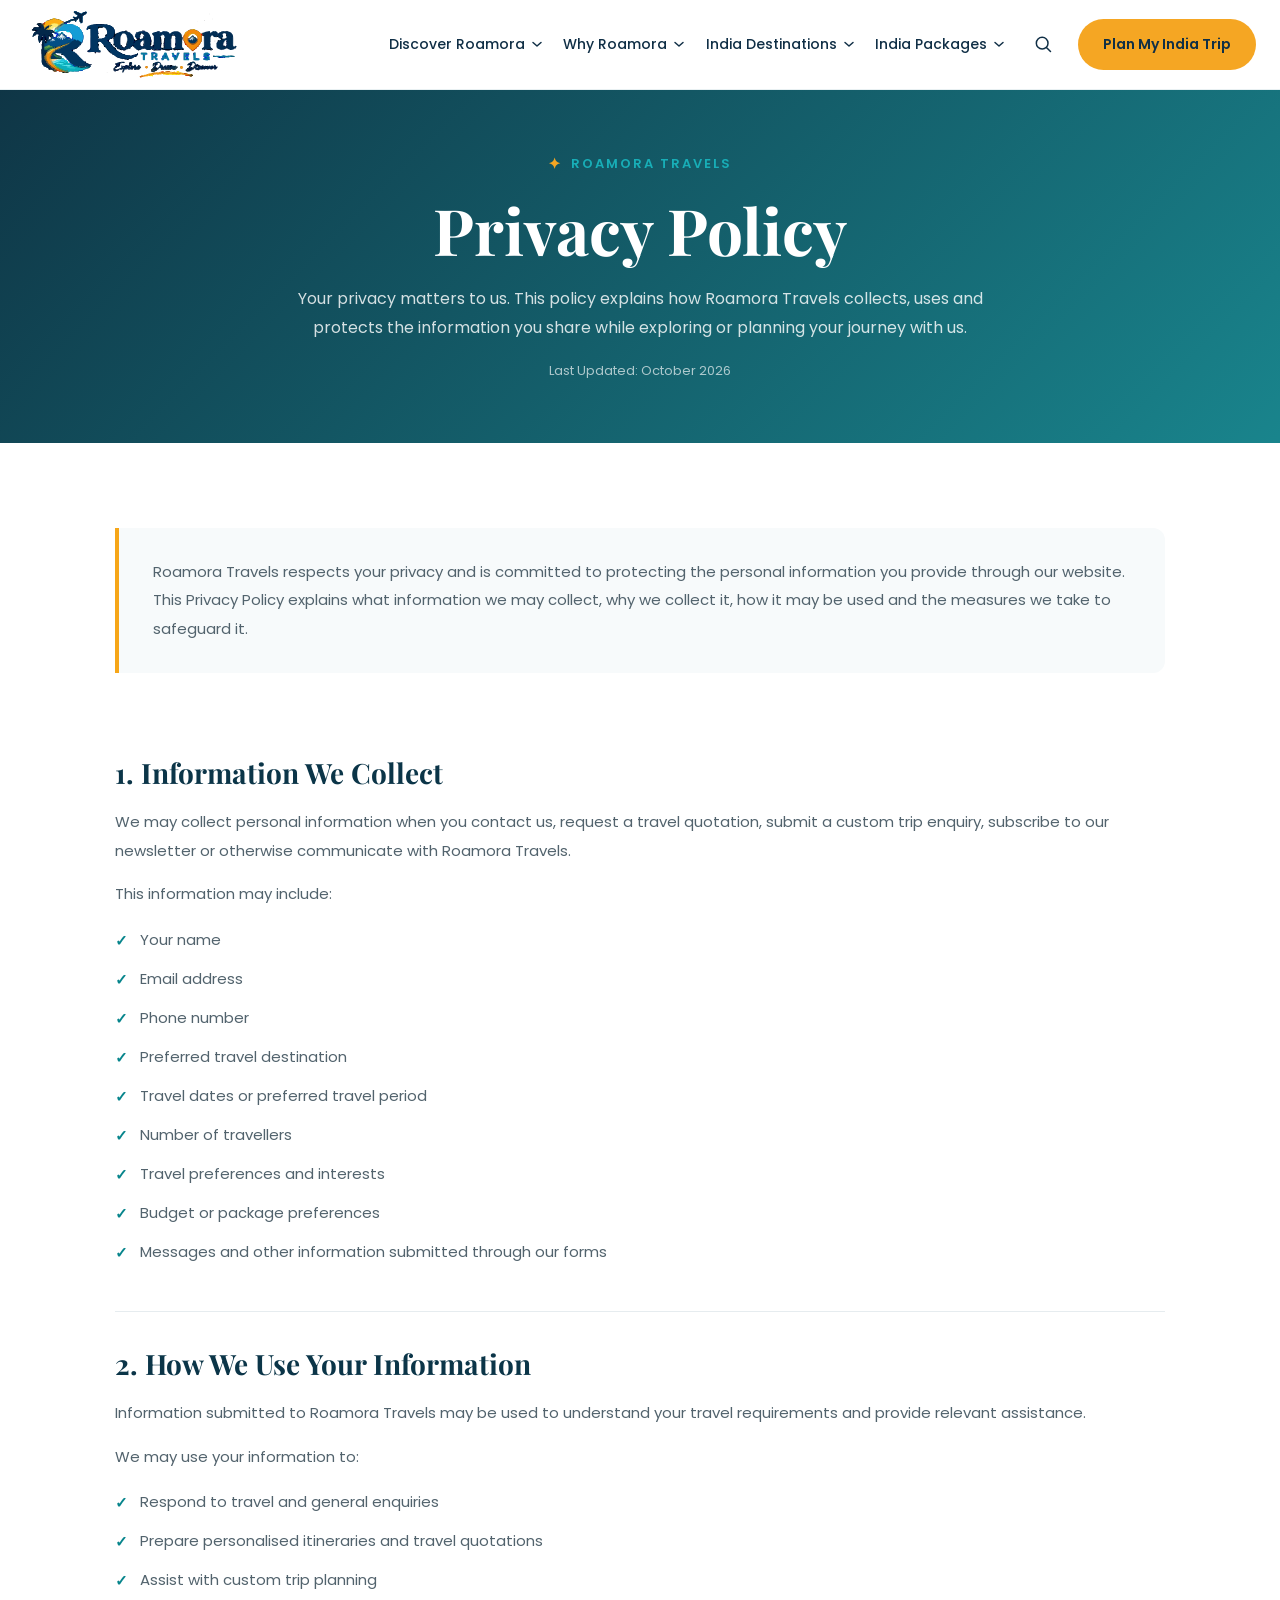
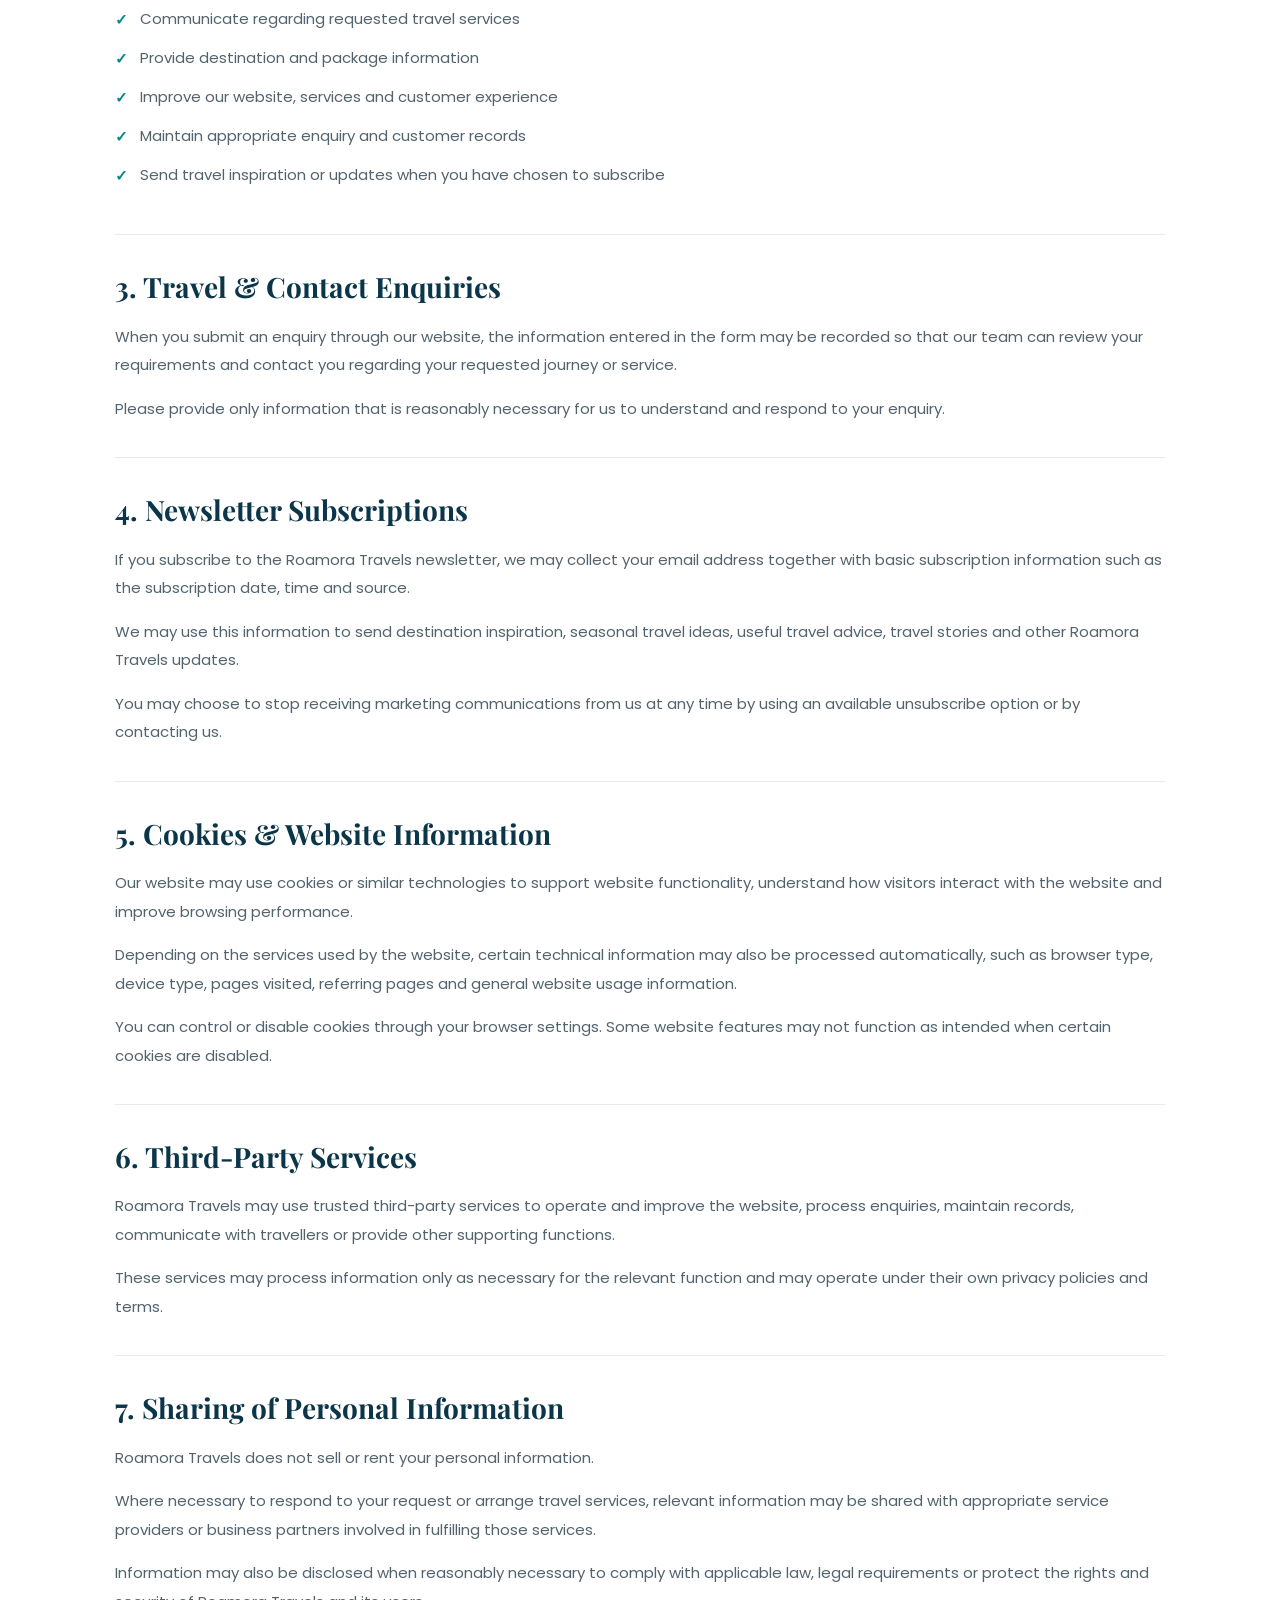
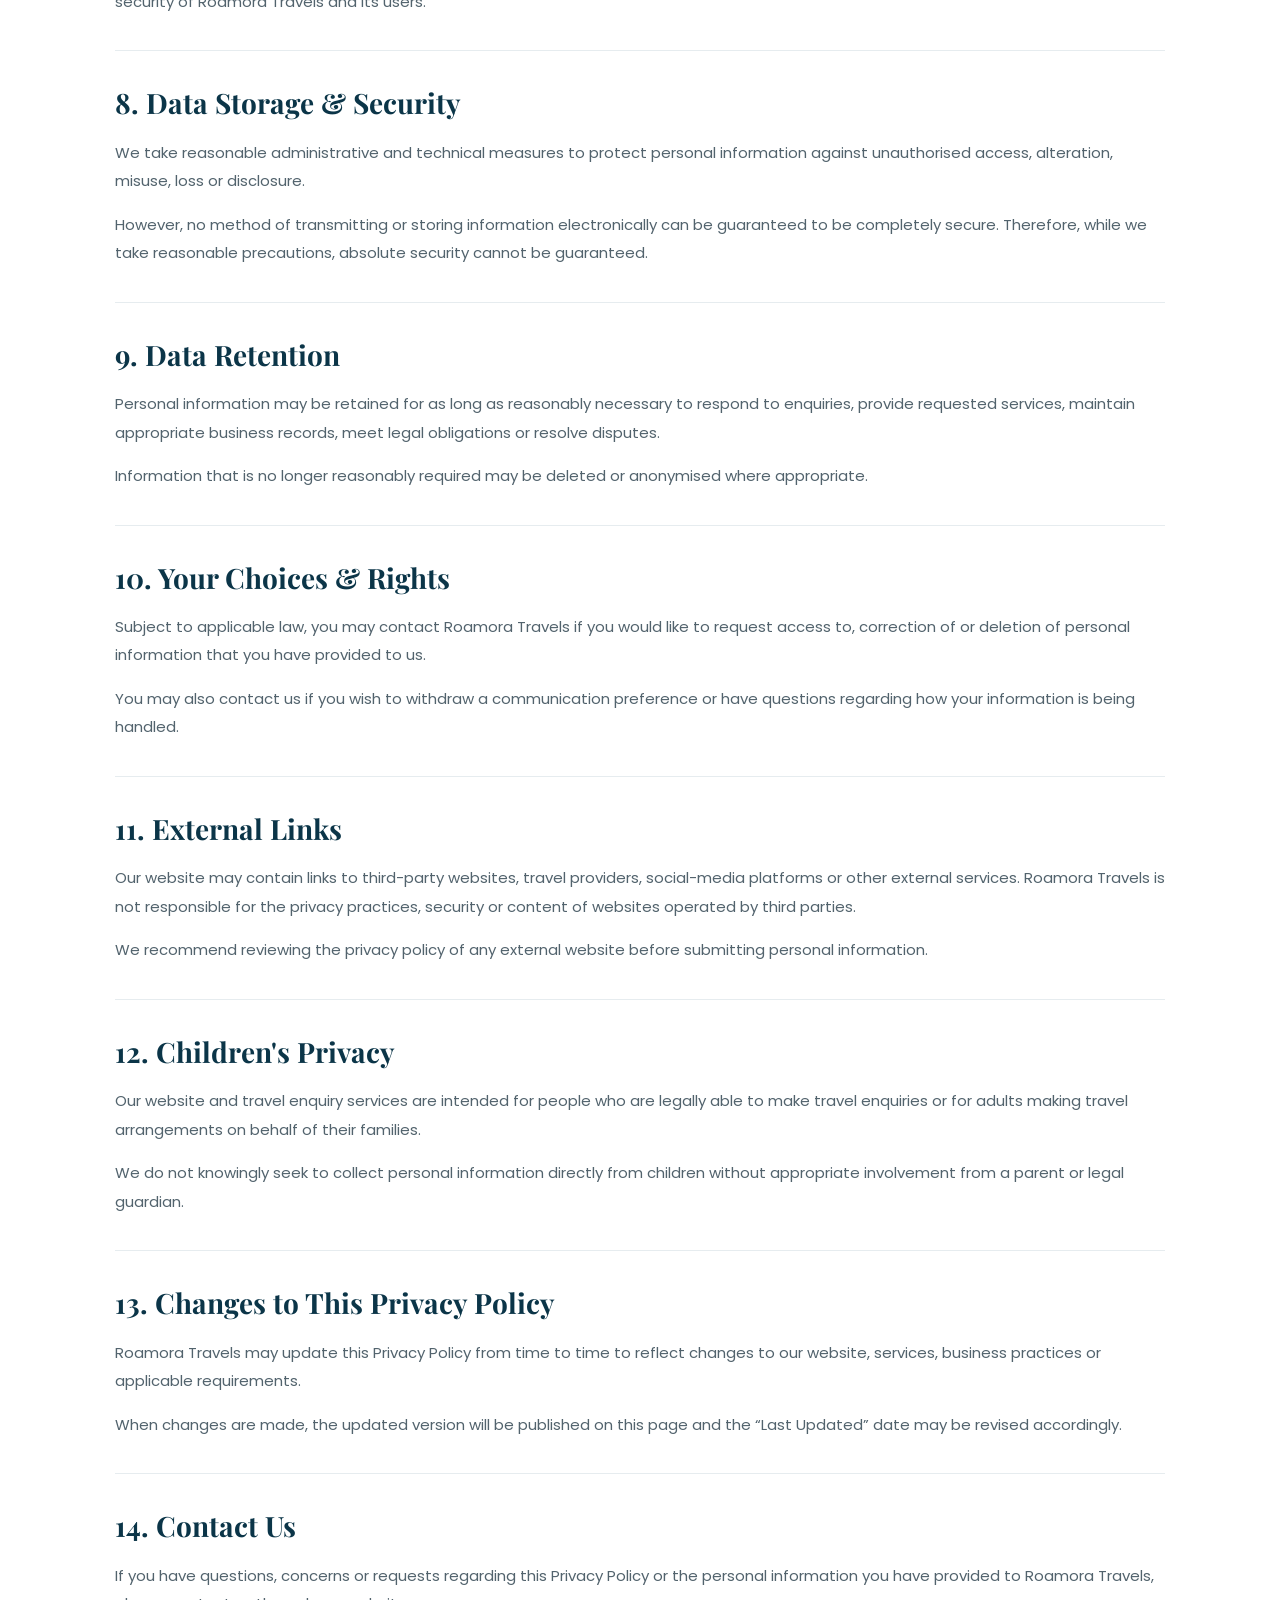
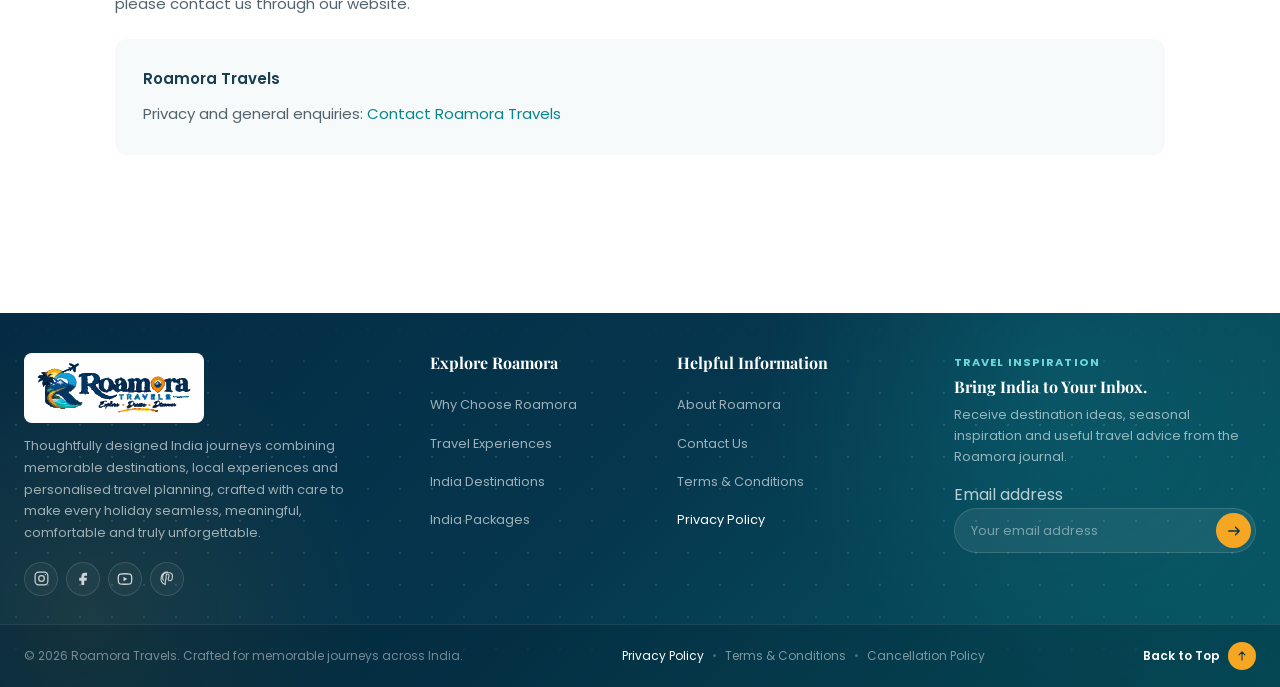
<file: privacy-policy.html>
<!doctype html>
<html lang="en">
  <head>
    <!-- ==================================================
       BASIC META TAGS STARTED
  ================================================== -->
    <meta charset="UTF-8" />
    <meta name="viewport" content="width=device-width, initial-scale=1.0" />

    <meta
      name="description"
      content="Read the Roamora Travels Privacy Policy to understand how we collect, use, protect and manage personal information when you use our website and travel services."
    />

    <meta name="robots" content="index, follow, max-image-preview:large" />
    <link
      rel="canonical"
      href="https://techglowsolutionsindia.github.io/roamora-travels/privacy-policy.html"
    />

    <title>Privacy Policy | Roamora Travels</title>

    <!-- ==================================================
         PRIVACY POLICY SOCIAL SEO METADATA STARTED
    ================================================== -->
    <meta property="og:type" content="website" />
    <meta property="og:site_name" content="Roamora Travels" />
    <meta property="og:title" content="Privacy Policy | Roamora Travels" />
    <meta
      property="og:description"
      content="Read the Roamora Travels Privacy Policy to understand how we collect, use, protect and manage personal information when you use our website and travel services."
    />
    <meta name="twitter:card" content="summary" />
    <meta name="twitter:title" content="Privacy Policy | Roamora Travels" />
    <meta
      name="twitter:description"
      content="Read the Roamora Travels Privacy Policy to understand how we collect, use, protect and manage personal information when you use our website and travel services."
    />
    <!-- ==================================================
         PRIVACY POLICY SOCIAL SEO METADATA ENDED
    ================================================== -->
    <!-- ==================================================
       BASIC META TAGS ENDED
  ================================================== -->

    <!-- ==================================================
       FAVICON STARTED
  ================================================== -->
    <link
      rel="icon"
      type="image/svg+xml"
      href="assets/images/logo/favicon.svg"
    />
    <!-- ==================================================
       FAVICON ENDED
  ================================================== -->

    <!-- ==================================================
       GOOGLE FONTS STARTED
  ================================================== -->
    <link rel="preconnect" href="https://fonts.googleapis.com" />
    <link rel="preconnect" href="https://fonts.gstatic.com" crossorigin />

    <link
      href="https://fonts.googleapis.com/css2?family=Playfair+Display:wght@600;700&family=Poppins:wght@400;500;600;700&display=swap"
      rel="stylesheet"
    />
    <!-- ==================================================
       GOOGLE FONTS ENDED
  ================================================== -->

    <!-- ==================================================
       GLOBAL CSS STARTED
  ================================================== -->
    <link rel="stylesheet" href="assets/css/variables.css" />
    <link rel="stylesheet" href="assets/css/base.css" />
    <link rel="stylesheet" href="assets/css/layout.css" />
    <link rel="stylesheet" href="assets/css/components/typography.css" />
    <link rel="stylesheet" href="assets/css/header.css" />
    <link rel="stylesheet" href="assets/css/components/buttons.css" />
    <link rel="stylesheet" href="assets/css/footer.css" />
    <!-- ==================================================
       GLOBAL CSS ENDED
  ================================================== -->

    <!-- ==================================================
       PRIVACY POLICY PAGE CSS STARTED
  ================================================== -->
    <link rel="stylesheet" href="assets/css/pages/privacy-policy.css" />
    <!-- ==================================================
       PRIVACY POLICY PAGE CSS ENDED
  ================================================== -->
  </head>

  <body>
    <!-- ==================================================
         HEADER / NAVBAR STARTED
    ================================================== -->
    <header class="header" data-header>
      <div class="container header-container">
        <!-- ROAMORA LOGO STARTED -->
        <a
          href="index.html#home"
          class="header-logo"
          aria-label="Roamora Travels home"
        >
          <img
            src="assets/images/logo/roamora-logo.svg"
            alt="Roamora Travels logo"
            loading="eager"
            decoding="async"
          />
        </a>
        <!-- ROAMORA LOGO ENDED -->

        <!-- DESKTOP NAVIGATION STARTED -->
        <nav class="navbar" aria-label="Main navigation" data-navbar>
          <ul class="navbar-list">
            <!-- Home Section Dropdown Started -->
            <!-- ==================================================
     HOME SECTIONS DROPDOWN STARTED
================================================== -->
            <li class="navbar-item has-dropdown">
              <button
                class="navbar-link dropdown-trigger"
                type="button"
                aria-expanded="false"
              >
                Discover Roamora

                <svg
                  width="12"
                  height="12"
                  viewBox="0 0 12 12"
                  aria-hidden="true"
                >
                  <path
                    d="M2 4.5L6 8L10 4.5"
                    fill="none"
                    stroke="currentColor"
                    stroke-width="1.5"
                    stroke-linecap="round"
                    stroke-linejoin="round"
                  />
                </svg>
              </button>

              <ul class="dropdown-menu">
                <li>
                  <a href="index.html#popular-destinations"
                    >Popular Destinations</a
                  >
                </li>

                <li>
                  <a href="index.html#about-roamora">About Us</a>
                </li>

                <li>
                  <a href="index.html#featured-packages">Featured Packages</a>
                </li>
              </ul>
            </li>
            <!-- Home Section Dropdown End -->

            <!-- ==================================================
     WHY ROAMORA DROPDOWN STARTED
================================================== -->
            <li class="navbar-item has-dropdown">
              <button
                class="navbar-link dropdown-trigger"
                type="button"
                aria-expanded="false"
              >
                Why Roamora

                <svg
                  width="12"
                  height="12"
                  viewBox="0 0 12 12"
                  aria-hidden="true"
                >
                  <path
                    d="M2 4.5L6 8L10 4.5"
                    fill="none"
                    stroke="currentColor"
                    stroke-width="1.5"
                    stroke-linecap="round"
                    stroke-linejoin="round"
                  />
                </svg>
              </button>

              <ul class="dropdown-menu">
                <li>
                  <a href="index.html#why-roamora">Why Choose Roamora</a>
                </li>

                <li>
                  <a href="index.html#experiences">Travel Experiences</a>
                </li>

                <li>
                  <a href="index.html#custom-trip-planner"
                    >Custom Trip Planner</a
                  >
                </li>

                <li>
                  <a href="index.html#seasonal-offers">Seasonal Offers</a>
                </li>

                <li>
                  <a href="index.html#how-it-works">How It Works</a>
                </li>

                <li>
                  <a href="index.html#traveller-testimonials"
                    >Traveller Testimonials</a
                  >
                </li>

                <li>
                  <a href="index.html#faq">FAQ</a>
                </li>

                <li>
                  <a href="index.html#travel-blog">Travel Blog</a>
                </li>
              </ul>
            </li>
            <!-- ==================================================
     WHY ROAMORA DROPDOWN ENDED
================================================== -->

            <!-- India Destinations Dropdown Started -->
            <li class="navbar-item has-dropdown">
              <button
                class="navbar-link dropdown-trigger"
                type="button"
                aria-expanded="false"
              >
                India Destinations

                <svg
                  width="12"
                  height="12"
                  viewBox="0 0 12 12"
                  aria-hidden="true"
                >
                  <path
                    d="M2 4.5L6 8L10 4.5"
                    fill="none"
                    stroke="currentColor"
                    stroke-width="1.5"
                    stroke-linecap="round"
                    stroke-linejoin="round"
                  />
                </svg>
              </button>

              <!-- ==================================================
     CITY-BASED DESTINATION LINKS STARTED
================================================== -->
              <ul class="dropdown-menu">
                <li>
                  <a href="destinations.html#kashmir">Srinagar</a>
                </li>

                <li>
                  <a href="destinations.html#kerala">Alleppey</a>
                </li>

                <li>
                  <a href="destinations.html#rajasthan">Jaipur</a>
                </li>

                <li>
                  <a href="destinations.html#goa">Old Goa</a>
                </li>

                <li>
                  <a href="destinations.html#himachal-pradesh">Naggar</a>
                </li>

                <li>
                  <a href="destinations.html">All India Destinations</a>
                </li>
              </ul>
              <!-- ==================================================
     CITY-BASED DESTINATION LINKS ENDED
================================================== -->
            </li>
            <!-- India Destinations Dropdown Ended -->

            <!-- India Tour Packages Dropdown Started -->
            <li class="navbar-item has-dropdown">
              <button
                class="navbar-link dropdown-trigger"
                type="button"
                aria-expanded="false"
              >
                India Packages

                <svg
                  width="12"
                  height="12"
                  viewBox="0 0 12 12"
                  aria-hidden="true"
                >
                  <path
                    d="M2 4.5L6 8L10 4.5"
                    fill="none"
                    stroke="currentColor"
                    stroke-width="1.5"
                    stroke-linecap="round"
                    stroke-linejoin="round"
                  />
                </svg>
              </button>

              <ul class="dropdown-menu">
                <li>
                  <a href="packages.html?filter=mountains#all-packages"
                    >Mountain Holidays</a
                  >
                </li>

                <li>
                  <a href="packages.html?filter=nature#all-packages"
                    >Nature Holidays</a
                  >
                </li>

                <li>
                  <a href="packages.html?filter=heritage#all-packages"
                    >Heritage Tours</a
                  >
                </li>

                <li>
                  <a href="packages.html?filter=islands#all-packages"
                    >Island Getaways</a
                  >
                </li>

                <li>
                  <a href="packages.html?filter=spiritual#all-packages"
                    >Spiritual Journeys</a
                  >
                </li>

                <li>
                  <a href="packages.html">All India Packages</a>
                </li>
              </ul>
            </li>
            <!-- India Tour Packages Dropdown Ended -->
          </ul>
        </nav>
        <!-- DESKTOP NAVIGATION ENDED -->

        <!-- HEADER ACTIONS STARTED -->
        <div class="header-actions">
          <button
            class="header-search"
            type="button"
            aria-label="Search India destinations and tour packages"
            aria-expanded="false"
            data-search-open
          >
            <svg width="20" height="20" viewBox="0 0 24 24" aria-hidden="true">
              <circle
                cx="11"
                cy="11"
                r="7"
                fill="none"
                stroke="currentColor"
                stroke-width="1.8"
              />

              <path
                d="M16.5 16.5L21 21"
                fill="none"
                stroke="currentColor"
                stroke-width="1.8"
                stroke-linecap="round"
              />
            </svg>
          </button>

          <a
            href="index.html#custom-trip-planner"
            class="btn btn-accent header-cta"
          >
            Plan My India Trip
          </a>

          <button
            class="nav-toggle"
            type="button"
            aria-label="Open navigation menu"
            aria-expanded="false"
            data-nav-toggle
          >
            <span></span>
            <span></span>
            <span></span>
          </button>
        </div>
        <!-- HEADER ACTIONS ENDED -->
      </div>
    </header>
    <!-- ==================================================
         HEADER / NAVBAR ENDED
    ================================================== -->

    <!-- ==================================================
     ROAMORA SEARCH POPUP STARTED
================================================== -->

    <div
      class="roamora-search"
      id="roamora-search"
      data-search-modal
      aria-hidden="true"
    >
      <div class="roamora-search-backdrop" data-search-close></div>

      <div
        class="roamora-search-panel"
        role="dialog"
        aria-modal="true"
        aria-labelledby="roamora-search-title"
      >
        <!-- SEARCH HEADER STARTED -->

        <div class="roamora-search-header">
          <div>
            <span class="roamora-search-eyebrow">SEARCH ROAMORA</span>

            <h2 id="roamora-search-title">
              Where Would You
              <span>Like to Go?</span>
            </h2>
          </div>

          <button
            class="roamora-search-close"
            type="button"
            aria-label="Close search"
            data-search-close
          >
            ×
          </button>
        </div>

        <!-- SEARCH HEADER ENDED -->

        <!-- SEARCH FORM STARTED -->

        <form class="roamora-search-form" data-search-form>
          <div class="roamora-search-field">
            <svg width="21" height="21" viewBox="0 0 24 24" aria-hidden="true">
              <circle
                cx="11"
                cy="11"
                r="7"
                fill="none"
                stroke="currentColor"
                stroke-width="1.8"
              />

              <path
                d="M16.5 16.5L21 21"
                fill="none"
                stroke="currentColor"
                stroke-width="1.8"
                stroke-linecap="round"
              />
            </svg>

            <input
              type="search"
              placeholder="Search destinations, packages or experiences..."
              aria-label="Search Roamora"
              autocomplete="off"
              data-search-input
            />

            <button type="submit">
              Search
              <span aria-hidden="true">→</span>
            </button>
          </div>

          <p class="roamora-search-message" data-search-message></p>
        </form>

        <!-- SEARCH FORM ENDED -->

        <!-- QUICK SEARCH STARTED -->

        <div class="roamora-search-quick">
          <span>POPULAR SEARCHES</span>

          <div class="roamora-search-tags">
            <!-- ==================================================
     CITY-BASED POPULAR SEARCHES STARTED
================================================== -->
            <a href="destinations.html#kashmir">Srinagar</a>
            <a href="destinations.html#kerala">Alleppey</a>
            <a href="destinations.html#rajasthan">Jaipur</a>
            <a href="destinations.html#goa">Old Goa</a>
            <!-- ==================================================
     CITY-BASED POPULAR SEARCHES ENDED
================================================== -->
            <a href="packages.html?filter=mountains#all-packages"
              >Mountain Holidays</a
            >
            <a href="packages.html?filter=nature#all-packages"
              >Nature Holidays</a
            >
          </div>
        </div>

        <!-- QUICK SEARCH ENDED -->
      </div>
    </div>

    <!-- ==================================================
     ROAMORA SEARCH POPUP ENDED
================================================== -->

    <main id="home">
      <!-- ==================================================
           PRIVACY POLICY HERO STARTED
      ================================================== -->
      <section class="privacy-hero">
        <div class="container privacy-hero-content">
          <span class="privacy-eyebrow">
            <span class="privacy-eyebrow-mark">✦</span>
            Roamora Travels
          </span>

          <h1>Privacy Policy</h1>

          <p class="privacy-hero-description">
            Your privacy matters to us. This policy explains how Roamora Travels
            collects, uses and protects the information you share while
            exploring or planning your journey with us.
          </p>

          <p class="privacy-updated">Last Updated: October 2026</p>
        </div>
      </section>
      <!-- ==================================================
           PRIVACY POLICY HERO ENDED
      ================================================== -->

      <!-- ==================================================
           PRIVACY POLICY CONTENT STARTED
      ================================================== -->
      <section class="privacy-policy">
        <div class="container privacy-policy-container">
          <div class="privacy-introduction">
            <p>
              Roamora Travels respects your privacy and is committed to
              protecting the personal information you provide through our
              website. This Privacy Policy explains what information we may
              collect, why we collect it, how it may be used and the measures we
              take to safeguard it.
            </p>
          </div>

          <!-- 01 -->
          <div class="privacy-section">
            <h2>1. Information We Collect</h2>

            <p>
              We may collect personal information when you contact us, request a
              travel quotation, submit a custom trip enquiry, subscribe to our
              newsletter or otherwise communicate with Roamora Travels.
            </p>

            <p>This information may include:</p>

            <ul>
              <li>Your name</li>
              <li>Email address</li>
              <li>Phone number</li>
              <li>Preferred travel destination</li>
              <li>Travel dates or preferred travel period</li>
              <li>Number of travellers</li>
              <li>Travel preferences and interests</li>
              <li>Budget or package preferences</li>
              <li>
                Messages and other information submitted through our forms
              </li>
            </ul>
          </div>

          <!-- 02 -->
          <div class="privacy-section">
            <h2>2. How We Use Your Information</h2>

            <p>
              Information submitted to Roamora Travels may be used to understand
              your travel requirements and provide relevant assistance.
            </p>

            <p>We may use your information to:</p>

            <ul>
              <li>Respond to travel and general enquiries</li>
              <li>Prepare personalised itineraries and travel quotations</li>
              <li>Assist with custom trip planning</li>
              <li>Communicate regarding requested travel services</li>
              <li>Provide destination and package information</li>
              <li>Improve our website, services and customer experience</li>
              <li>Maintain appropriate enquiry and customer records</li>
              <li>
                Send travel inspiration or updates when you have chosen to
                subscribe
              </li>
            </ul>
          </div>

          <!-- 03 -->
          <div class="privacy-section">
            <h2>3. Travel &amp; Contact Enquiries</h2>

            <p>
              When you submit an enquiry through our website, the information
              entered in the form may be recorded so that our team can review
              your requirements and contact you regarding your requested journey
              or service.
            </p>

            <p>
              Please provide only information that is reasonably necessary for
              us to understand and respond to your enquiry.
            </p>
          </div>

          <!-- 04 -->
          <div class="privacy-section">
            <h2>4. Newsletter Subscriptions</h2>

            <p>
              If you subscribe to the Roamora Travels newsletter, we may collect
              your email address together with basic subscription information
              such as the subscription date, time and source.
            </p>

            <p>
              We may use this information to send destination inspiration,
              seasonal travel ideas, useful travel advice, travel stories and
              other Roamora Travels updates.
            </p>

            <p>
              You may choose to stop receiving marketing communications from us
              at any time by using an available unsubscribe option or by
              contacting us.
            </p>
          </div>

          <!-- 05 -->
          <div class="privacy-section">
            <h2>5. Cookies &amp; Website Information</h2>

            <p>
              Our website may use cookies or similar technologies to support
              website functionality, understand how visitors interact with the
              website and improve browsing performance.
            </p>

            <p>
              Depending on the services used by the website, certain technical
              information may also be processed automatically, such as browser
              type, device type, pages visited, referring pages and general
              website usage information.
            </p>

            <p>
              You can control or disable cookies through your browser settings.
              Some website features may not function as intended when certain
              cookies are disabled.
            </p>
          </div>

          <!-- 06 -->
          <div class="privacy-section">
            <h2>6. Third-Party Services</h2>

            <p>
              Roamora Travels may use trusted third-party services to operate
              and improve the website, process enquiries, maintain records,
              communicate with travellers or provide other supporting functions.
            </p>

            <p>
              These services may process information only as necessary for the
              relevant function and may operate under their own privacy policies
              and terms.
            </p>
          </div>

          <!-- 07 -->
          <div class="privacy-section">
            <h2>7. Sharing of Personal Information</h2>

            <p>
              Roamora Travels does not sell or rent your personal information.
            </p>

            <p>
              Where necessary to respond to your request or arrange travel
              services, relevant information may be shared with appropriate
              service providers or business partners involved in fulfilling
              those services.
            </p>

            <p>
              Information may also be disclosed when reasonably necessary to
              comply with applicable law, legal requirements or protect the
              rights and security of Roamora Travels and its users.
            </p>
          </div>

          <!-- 08 -->
          <div class="privacy-section">
            <h2>8. Data Storage &amp; Security</h2>

            <p>
              We take reasonable administrative and technical measures to
              protect personal information against unauthorised access,
              alteration, misuse, loss or disclosure.
            </p>

            <p>
              However, no method of transmitting or storing information
              electronically can be guaranteed to be completely secure.
              Therefore, while we take reasonable precautions, absolute security
              cannot be guaranteed.
            </p>
          </div>

          <!-- 09 -->
          <div class="privacy-section">
            <h2>9. Data Retention</h2>

            <p>
              Personal information may be retained for as long as reasonably
              necessary to respond to enquiries, provide requested services,
              maintain appropriate business records, meet legal obligations or
              resolve disputes.
            </p>

            <p>
              Information that is no longer reasonably required may be deleted
              or anonymised where appropriate.
            </p>
          </div>

          <!-- 10 -->
          <div class="privacy-section">
            <h2>10. Your Choices &amp; Rights</h2>

            <p>
              Subject to applicable law, you may contact Roamora Travels if you
              would like to request access to, correction of or deletion of
              personal information that you have provided to us.
            </p>

            <p>
              You may also contact us if you wish to withdraw a communication
              preference or have questions regarding how your information is
              being handled.
            </p>
          </div>

          <!-- 11 -->
          <div class="privacy-section">
            <h2>11. External Links</h2>

            <p>
              Our website may contain links to third-party websites, travel
              providers, social-media platforms or other external services.
              Roamora Travels is not responsible for the privacy practices,
              security or content of websites operated by third parties.
            </p>

            <p>
              We recommend reviewing the privacy policy of any external website
              before submitting personal information.
            </p>
          </div>

          <!-- 12 -->
          <div class="privacy-section">
            <h2>12. Children's Privacy</h2>

            <p>
              Our website and travel enquiry services are intended for people
              who are legally able to make travel enquiries or for adults making
              travel arrangements on behalf of their families.
            </p>

            <p>
              We do not knowingly seek to collect personal information directly
              from children without appropriate involvement from a parent or
              legal guardian.
            </p>
          </div>

          <!-- 13 -->
          <div class="privacy-section">
            <h2>13. Changes to This Privacy Policy</h2>

            <p>
              Roamora Travels may update this Privacy Policy from time to time
              to reflect changes to our website, services, business practices or
              applicable requirements.
            </p>

            <p>
              When changes are made, the updated version will be published on
              this page and the “Last Updated” date may be revised accordingly.
            </p>
          </div>

          <!-- 14 -->
          <div class="privacy-section">
            <h2>14. Contact Us</h2>

            <p>
              If you have questions, concerns or requests regarding this Privacy
              Policy or the personal information you have provided to Roamora
              Travels, please contact us through our website.
            </p>

            <div class="privacy-contact-box">
              <p><strong>Roamora Travels</strong></p>

              <p>
                Privacy and general enquiries:
                <a href="contact.html">Contact Roamora Travels</a>
              </p>
            </div>
          </div>
        </div>
      </section>
      <!-- ==================================================
           PRIVACY POLICY CONTENT ENDED
      ================================================== -->
    </main>

    <!-- ==================================================
     FOOTER STARTED
================================================== -->
    <footer class="site-footer" id="footer">
      <!-- ==================================================
       FOOTER MAIN STARTED
  ================================================== -->
      <div class="container footer-main">
        <!-- Footer Brand Started -->
        <div class="footer-brand-column">
          <a
            href="index.html#home"
            class="footer-brand"
            aria-label="Roamora Travels home"
          >
            <img
              src="assets/images/logo/roamora-logo.svg"
              alt="Roamora Travels"
              class="footer-brand-logo"
              loading="lazy"
              decoding="async"
            />
          </a>

          <p class="footer-brand-text">
            Thoughtfully designed India journeys combining memorable
            destinations, local experiences and personalised travel planning,
            crafted with care to make every holiday seamless, meaningful,
            comfortable and truly unforgettable.
          </p>

          <!-- ==================================================
     FOOTER SOCIAL MEDIA LINKS STARTED
================================================== -->
          <div class="footer-socials" aria-label="Roamora social media">
            <a
              href="https://www.instagram.com/"
              target="_blank"
              rel="noopener noreferrer"
              aria-label="Instagram"
            >
              <svg
                width="17"
                height="17"
                viewBox="0 0 24 24"
                aria-hidden="true"
              >
                <rect
                  x="3"
                  y="3"
                  width="18"
                  height="18"
                  rx="5"
                  fill="none"
                  stroke="currentColor"
                  stroke-width="1.7"
                />
                <circle
                  cx="12"
                  cy="12"
                  r="4"
                  fill="none"
                  stroke="currentColor"
                  stroke-width="1.7"
                />
                <circle cx="17.5" cy="6.5" r="1" fill="currentColor" />
              </svg>
            </a>

            <a
              href="https://www.facebook.com/"
              target="_blank"
              rel="noopener noreferrer"
              aria-label="Facebook"
            >
              <svg
                width="17"
                height="17"
                viewBox="0 0 24 24"
                aria-hidden="true"
              >
                <path
                  d="M14 8H17V4H14C10.7 4 9 6 9 9V11H6V15H9V21H13V15H16L17 11H13V9C13 8.3 13.3 8 14 8Z"
                  fill="currentColor"
                />
              </svg>
            </a>

            <a
              href="https://www.youtube.com/"
              target="_blank"
              rel="noopener noreferrer"
              aria-label="YouTube"
            >
              <svg
                width="18"
                height="18"
                viewBox="0 0 24 24"
                aria-hidden="true"
              >
                <path
                  d="M21 12C21 9.7 20.8 8.2 20.5 7.3C20.2 6.5 19.5 5.8 18.7 5.5C17.2 5 12 5 12 5C12 5 6.8 5 5.3 5.5C4.5 5.8 3.8 6.5 3.5 7.3C3.2 8.2 3 9.7 3 12C3 14.3 3.2 15.8 3.5 16.7C3.8 17.5 4.5 18.2 5.3 18.5C6.8 19 12 19 12 19C12 19 17.2 19 18.7 18.5C19.5 18.2 20.2 17.5 20.5 16.7C20.8 15.8 21 14.3 21 12Z"
                  fill="none"
                  stroke="currentColor"
                  stroke-width="1.7"
                />
                <path d="M10 9L15 12L10 15Z" fill="currentColor" />
              </svg>
            </a>

            <a
              href="https://www.pinterest.com/"
              target="_blank"
              rel="noopener noreferrer"
              aria-label="Pinterest"
            >
              <svg
                width="17"
                height="17"
                viewBox="0 0 24 24"
                aria-hidden="true"
              >
                <path
                  d="M12 3A9 9 0 0 0 8.7 20.4C8.6 18.9 8.7 17.2 9.1 15.5L10.2 10.9C10 10.3 9.9 9.5 9.9 8.9C9.9 7.1 11 5.7 12.4 5.7C13.6 5.7 14.2 6.6 14.2 7.8C14.2 9.1 13.4 11 13 12.7C12.6 14.1 13.7 15.2 15 15.2C17.4 15.2 19 12.1 19 8.5C19 5.7 16.7 3.6 12.6 3.6C7.9 3.6 5.1 7.1 5.1 10.7C5.1 12 5.5 13.4 6.3 14.2"
                  fill="none"
                  stroke="currentColor"
                  stroke-width="1.6"
                  stroke-linecap="round"
                />
              </svg>
            </a>
          </div>
          <!-- ==================================================
     FOOTER SOCIAL MEDIA LINKS ENDED
================================================== -->
        </div>
        <!-- Footer Brand Ended -->

        <!-- Explore Links Started -->
        <div class="footer-link-column">
          <h3>Explore Roamora</h3>

          <ul>
            <li>
              <a href="index.html#why-roamora">Why Choose Roamora</a>
            </li>

            <li>
              <a href="index.html#experiences">Travel Experiences</a>
            </li>

            <li>
              <a href="destinations.html">India Destinations</a>
            </li>

            <li>
              <a href="packages.html">India Packages</a>
            </li>
          </ul>
        </div>
        <!-- Explore Links Ended -->

        <!-- ==================================================
     FOOTER HELPFUL INFORMATION STARTED
================================================== -->
        <div class="footer-link-column">
          <h3>Helpful Information</h3>

          <ul>
            <li>
              <a href="about.html">About Roamora</a>
            </li>

            <li>
              <a href="contact.html">Contact Us</a>
            </li>

            <li>
              <a href="terms-and-conditions.html">Terms &amp; Conditions</a>
            </li>

            <li>
              <a
                aria-current="page"
                style="color: #fff; pointer-events: none; cursor: default"
                >Privacy Policy</a
              >
            </li>
          </ul>
        </div>
        <!-- ==================================================
     FOOTER HELPFUL INFORMATION ENDED
================================================== -->

        <!-- Newsletter Started -->
        <div class="footer-newsletter">
          <span class="footer-newsletter-label">Travel Inspiration</span>

          <h3>Bring India to Your Inbox.</h3>

          <p>
            Receive destination ideas, seasonal inspiration and useful travel
            advice from the Roamora journal.
          </p>

          <form class="footer-newsletter-form" id="newsletter-form" novalidate>
            <label class="sr-only" for="footer-email"> Email address </label>

            <div class="footer-newsletter-field">
              <input
                id="footer-email"
                type="email"
                name="email"
                placeholder="Your email address"
                required
              />

              <button type="submit" aria-label="Subscribe">
                <svg
                  width="18"
                  height="18"
                  viewBox="0 0 24 24"
                  aria-hidden="true"
                >
                  <path
                    d="M5 12H19M14 7L19 12L14 17"
                    fill="none"
                    stroke="currentColor"
                    stroke-width="1.8"
                    stroke-linecap="round"
                    stroke-linejoin="round"
                  />
                </svg>
              </button>
            </div>

            <!-- Newsletter Message Started -->
            <p
              class="footer-newsletter-message"
              id="newsletter-message"
              aria-live="polite"
            ></p>
            <!-- Newsletter Message Ended -->
          </form>
        </div>
        <!-- Newsletter Ended -->
      </div>
      <!-- ==================================================
       FOOTER MAIN ENDED
  ================================================== -->

      <!-- ==================================================
       FOOTER BOTTOM STARTED
  ================================================== -->
      <div class="footer-bottom">
        <div class="container footer-bottom-container">
          <p>
            © 2026 Roamora Travels. Crafted for memorable journeys across India.
          </p>

          <div class="footer-bottom-links">
            <a
              aria-current="page"
              style="color: #fff; pointer-events: none; cursor: default"
              >Privacy Policy</a
            >
            <span></span>

            <a href="terms-and-conditions.html">Terms &amp; Conditions</a>
            <span></span>

            <a href="cancellation-policy.html">Cancellation Policy</a>
          </div>

          <a href="#home" class="footer-back-top">
            Back to Top

            <span>
              <svg
                width="14"
                height="14"
                viewBox="0 0 24 24"
                aria-hidden="true"
              >
                <path
                  d="M12 19V5M7 10L12 5L17 10"
                  fill="none"
                  stroke="currentColor"
                  stroke-width="1.8"
                  stroke-linecap="round"
                  stroke-linejoin="round"
                />
              </svg>
            </span>
          </a>
        </div>
      </div>
      <!-- ==================================================
       FOOTER BOTTOM ENDED
  ================================================== -->
    </footer>
    <!-- ==================================================
     FOOTER ENDED
================================================== -->

    <!-- ==================================================
     JAVASCRIPT STARTED
================================================== -->
    <script src="assets/js/main.js"></script>
    <script src="assets/js/components/newsletter.js"></script>
    <!-- ==================================================
     JAVASCRIPT ENDED
================================================== -->
  </body>
</html>
</file>
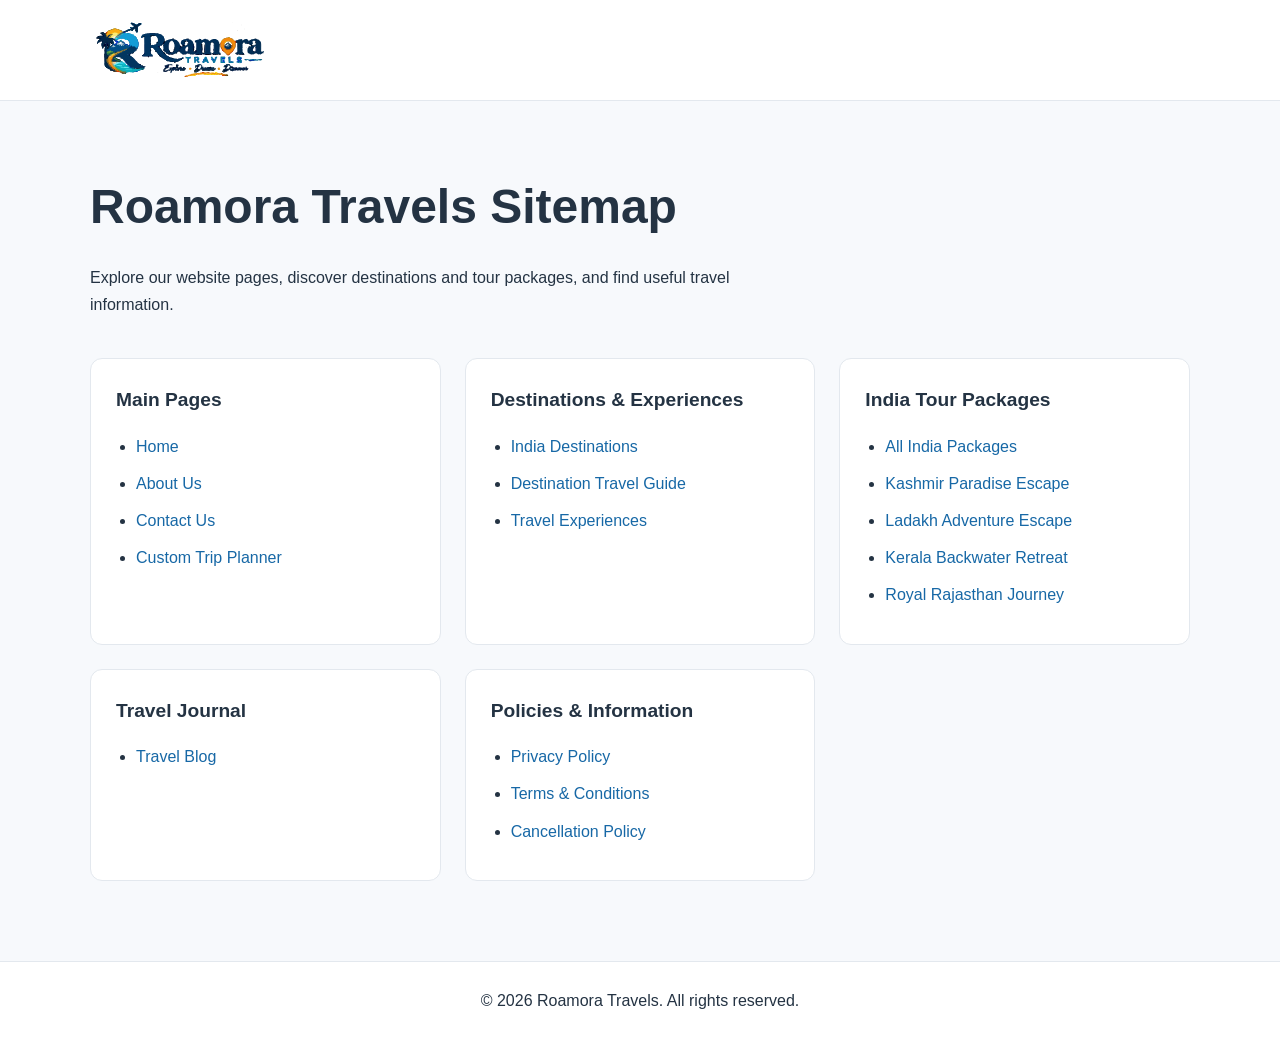
<file: sitemap.html>
<!doctype html>
<html lang="en">
  <head>
    <meta charset="UTF-8" />
    <meta name="viewport" content="width=device-width, initial-scale=1.0" />
    <meta
      name="description"
      content="Browse the Roamora Travels HTML sitemap to find destinations, India tour packages, travel experiences, helpful information and travel guides."
    />
    <meta name="robots" content="index, follow" />
    <title>HTML Sitemap | Roamora Travels</title>
    <link
      rel="canonical"
      href="https://techglowsolutionsindia.github.io/roamora-travels/sitemap.html"
    />
    <link
      rel="icon"
      type="image/svg+xml"
      href="assets/images/logo/favicon.svg"
    />
    <style>
      :root {
        font-family: Poppins, Arial, sans-serif;
        color: #243343;
        background: #f7f9fc;
      }

      * {
        box-sizing: border-box;
      }

      body {
        margin: 0;
        line-height: 1.7;
      }

      .container {
        width: min(1100px, 92%);
        margin-inline: auto;
      }

      header {
        background: #ffffff;
        border-bottom: 1px solid #e3e8ee;
        padding: 20px 0;
      }

      .brand img {
        display: block;
        width: 180px;
        max-width: 100%;
        height: auto;
      }

      main {
        padding: 65px 0 80px;
      }

      h1 {
        font-size: clamp(2rem, 4vw, 3rem);
        margin: 0 0 12px;
      }

      .intro {
        max-width: 700px;
        margin-bottom: 40px;
      }

      .sitemap-grid {
        display: grid;
        grid-template-columns: repeat(auto-fit, minmax(260px, 1fr));
        gap: 24px;
      }

      .sitemap-group {
        background: #ffffff;
        border: 1px solid #e3e8ee;
        border-radius: 12px;
        padding: 25px;
      }

      h2 {
        font-size: 1.2rem;
        margin: 0 0 16px;
      }

      ul {
        margin: 0;
        padding-left: 20px;
      }

      li {
        margin-bottom: 10px;
      }

      a {
        color: #1768a6;
        text-decoration: none;
      }

      a:hover,
      a:focus-visible {
        text-decoration: underline;
      }

      footer {
        background: #ffffff;
        border-top: 1px solid #e3e8ee;
        padding: 25px 0;
        text-align: center;
      }

      footer p {
        margin: 0;
      }
    </style>
  </head>

  <body>
    <header>
      <div class="container">
        <a href="index.html" class="brand" aria-label="Roamora Travels home">
          <img
            src="assets/images/logo/roamora-logo.svg"
            alt="Roamora Travels"
          />
        </a>
      </div>
    </header>

    <main class="container">
      <h1>Roamora Travels Sitemap</h1>
      <p class="intro">
        Explore our website pages, discover destinations and tour packages, and
        find useful travel information.
      </p>

      <div class="sitemap-grid">
        <section class="sitemap-group">
          <h2>Main Pages</h2>
          <ul>
            <li><a href="index.html">Home</a></li>
            <li><a href="about.html">About Us</a></li>
            <li><a href="contact.html">Contact Us</a></li>
            <li><a href="custom-trip.html">Custom Trip Planner</a></li>
          </ul>
        </section>

        <section class="sitemap-group">
          <h2>Destinations &amp; Experiences</h2>
          <ul>
            <li><a href="destinations.html">India Destinations</a></li>
            <li>
              <a href="destination-details.html">Destination Travel Guide</a>
            </li>
            <li><a href="experiences.html">Travel Experiences</a></li>
          </ul>
        </section>

        <section class="sitemap-group">
          <h2>India Tour Packages</h2>
          <ul>
            <li><a href="packages.html">All India Packages</a></li>
            <li>
              <a href="package-details.html?package=kashmir-paradise-escape">
                Kashmir Paradise Escape
              </a>
            </li>
            <li>
              <a href="package-details.html?package=ladakh-adventure-escape">
                Ladakh Adventure Escape
              </a>
            </li>
            <li>
              <a href="package-details.html?package=kerala-backwater-retreat">
                Kerala Backwater Retreat
              </a>
            </li>
            <li>
              <a href="package-details.html?package=royal-rajasthan-journey">
                Royal Rajasthan Journey
              </a>
            </li>
          </ul>
        </section>

        <section class="sitemap-group">
          <h2>Travel Journal</h2>
          <ul>
            <li><a href="blog.html">Travel Blog</a></li>
          </ul>
        </section>

        <section class="sitemap-group">
          <h2>Policies &amp; Information</h2>
          <ul>
            <li><a href="privacy-policy.html">Privacy Policy</a></li>
            <li>
              <a href="terms-and-conditions.html">Terms &amp; Conditions</a>
            </li>
            <li><a href="cancellation-policy.html">Cancellation Policy</a></li>
          </ul>
        </section>
      </div>
    </main>

    <footer>
      <div class="container">
        <p>© 2026 Roamora Travels. All rights reserved.</p>
      </div>
    </footer>
  </body>
</html>
</file>
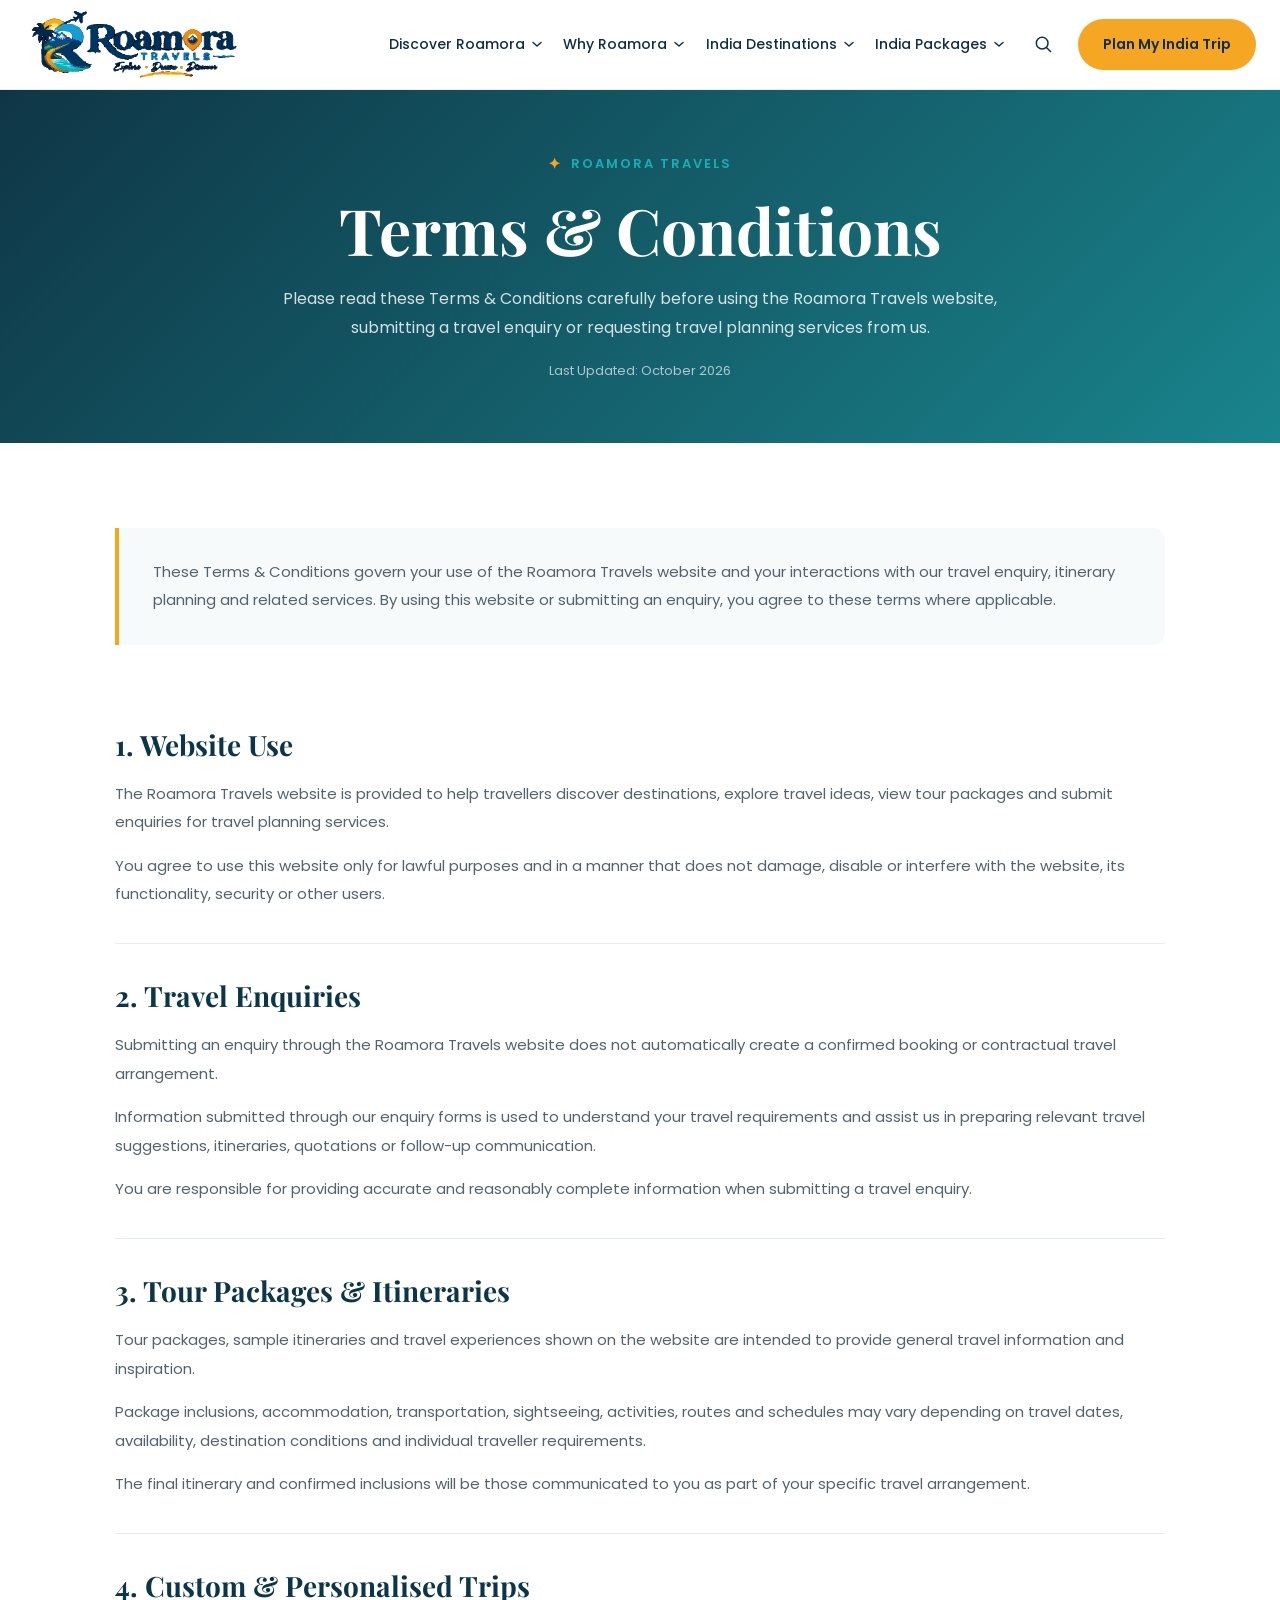
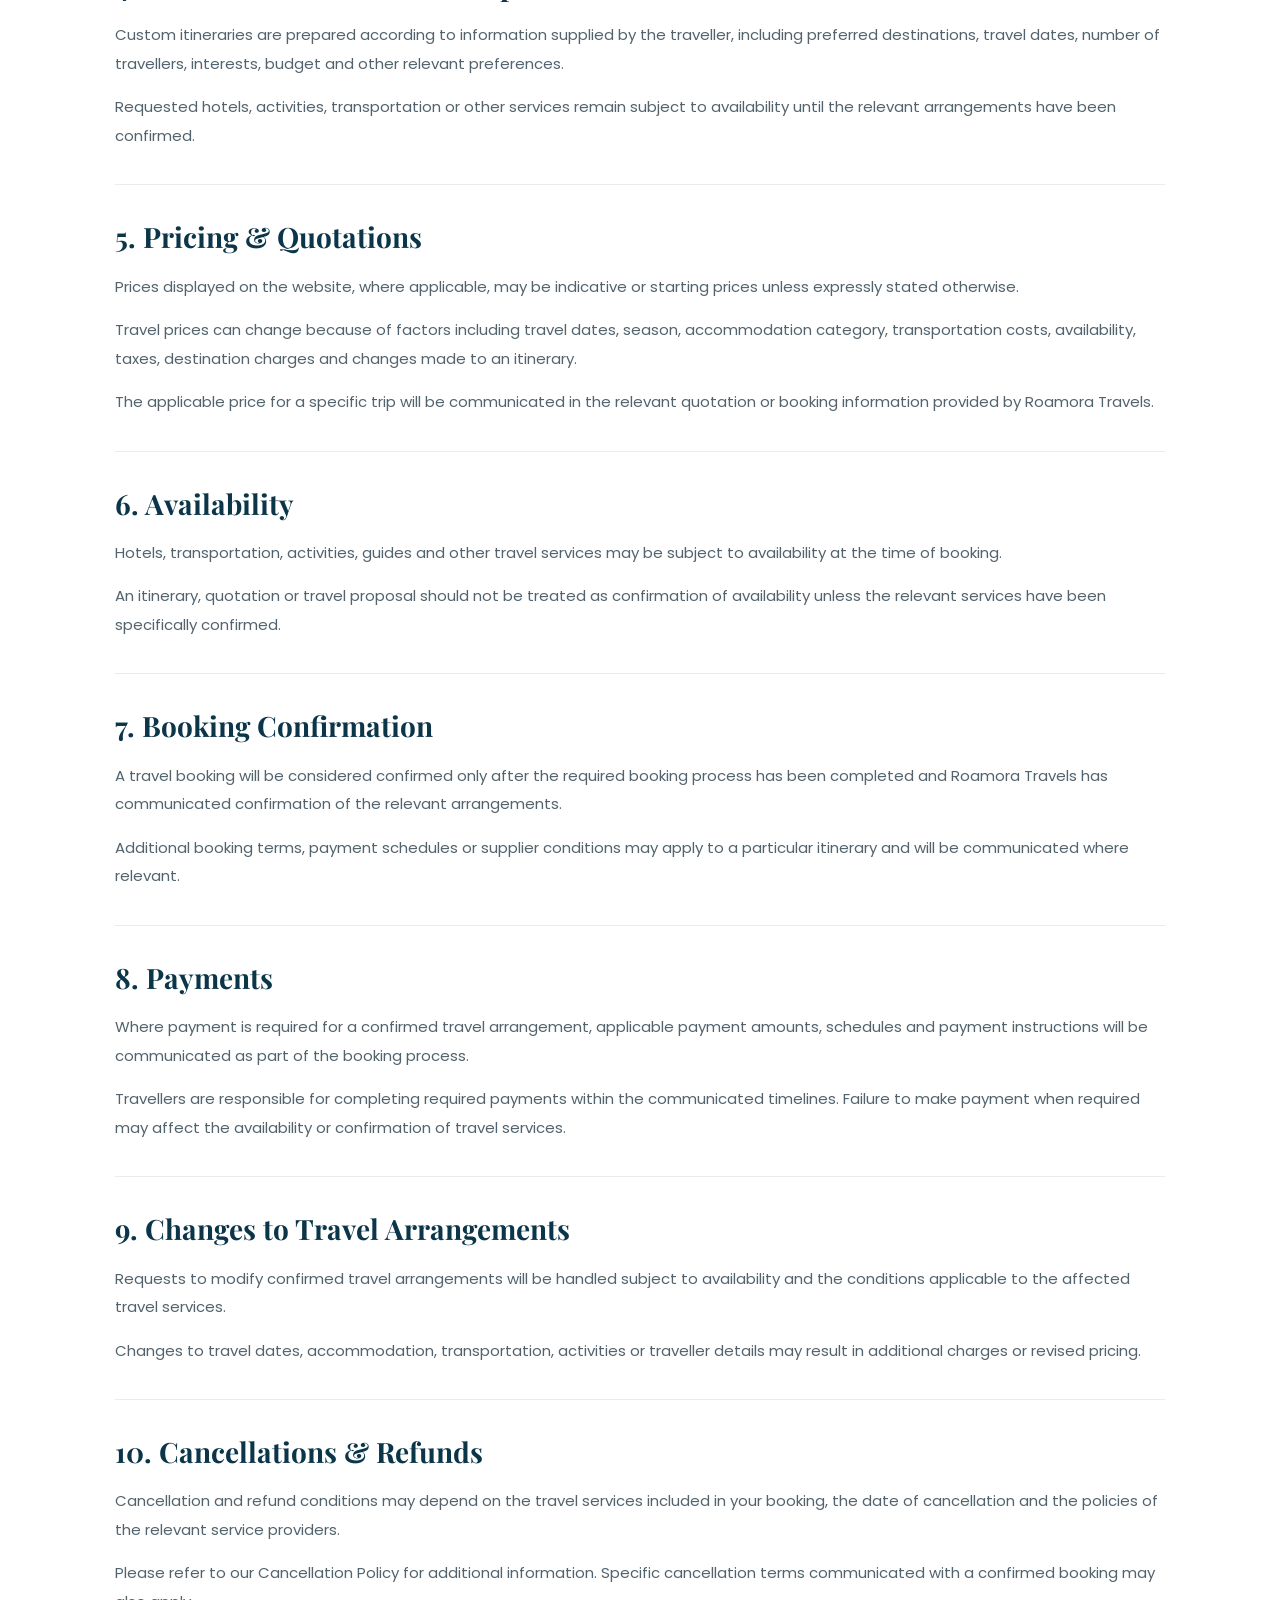
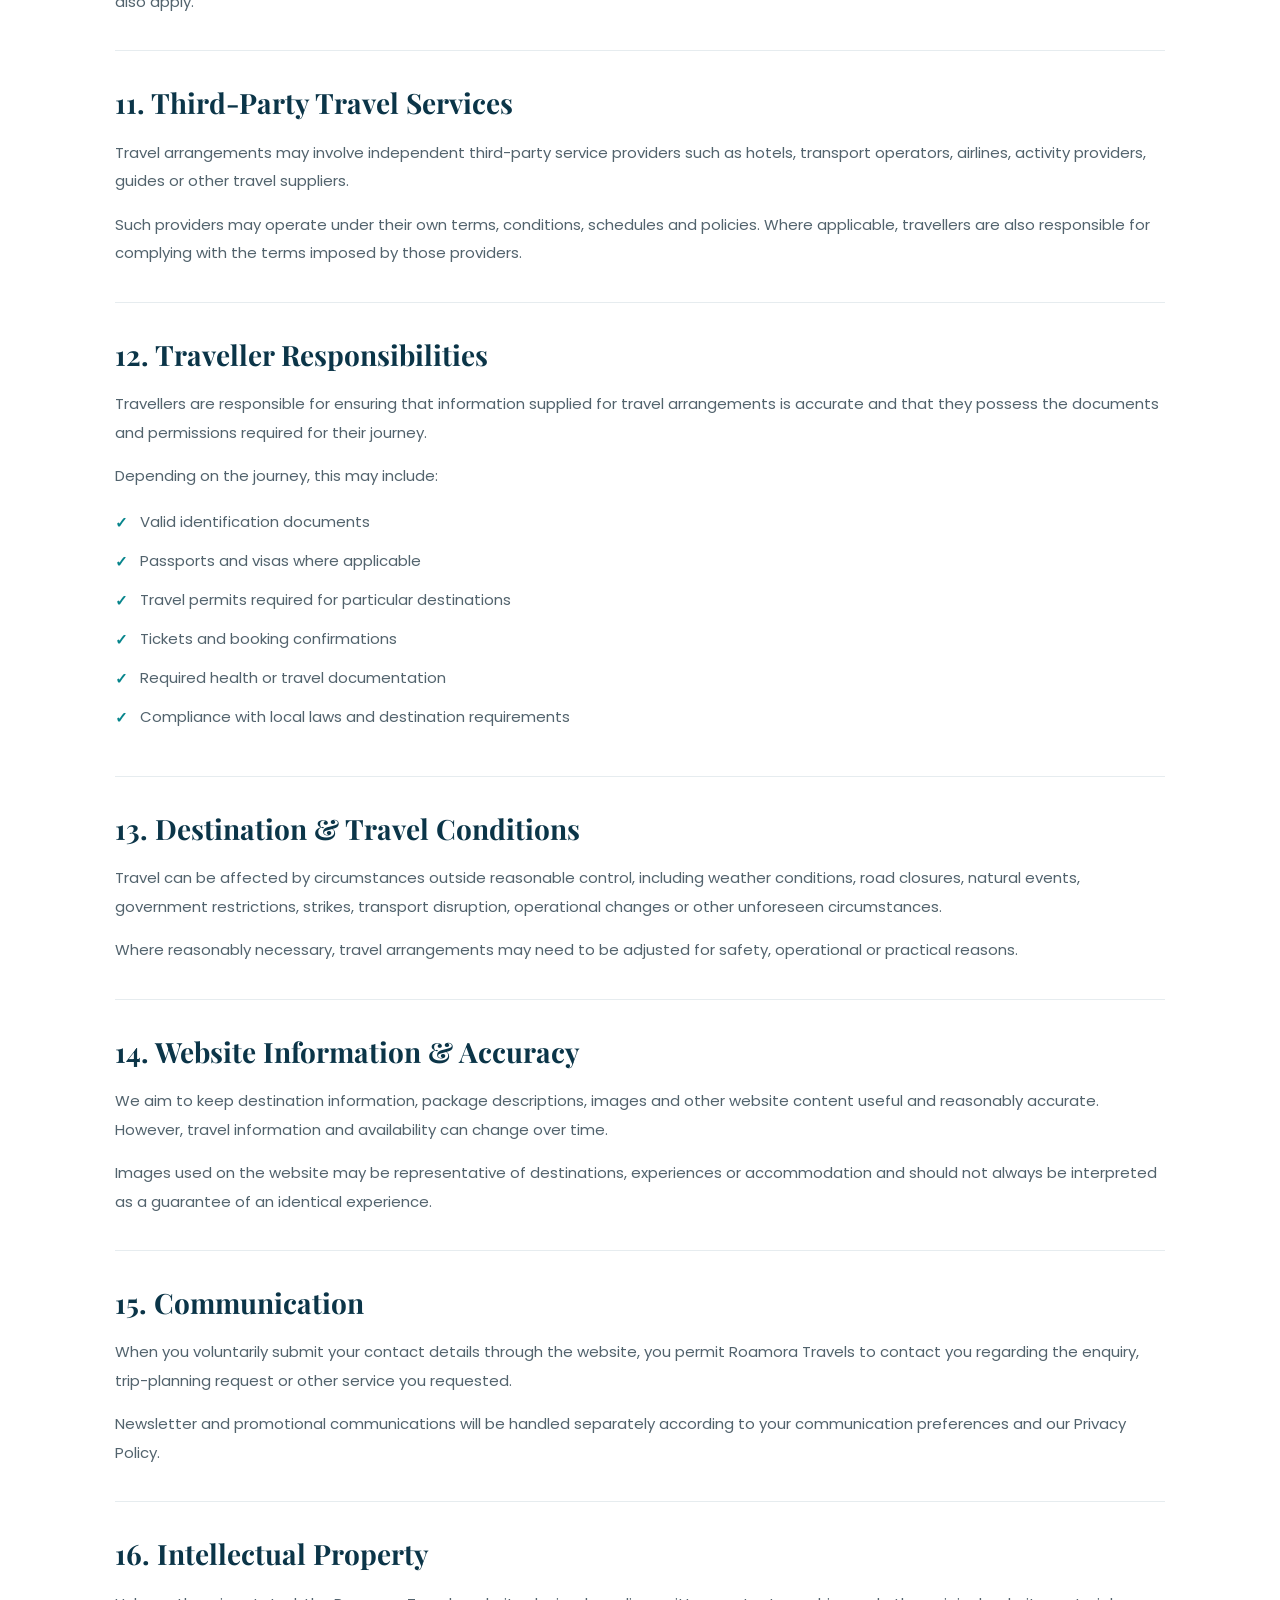
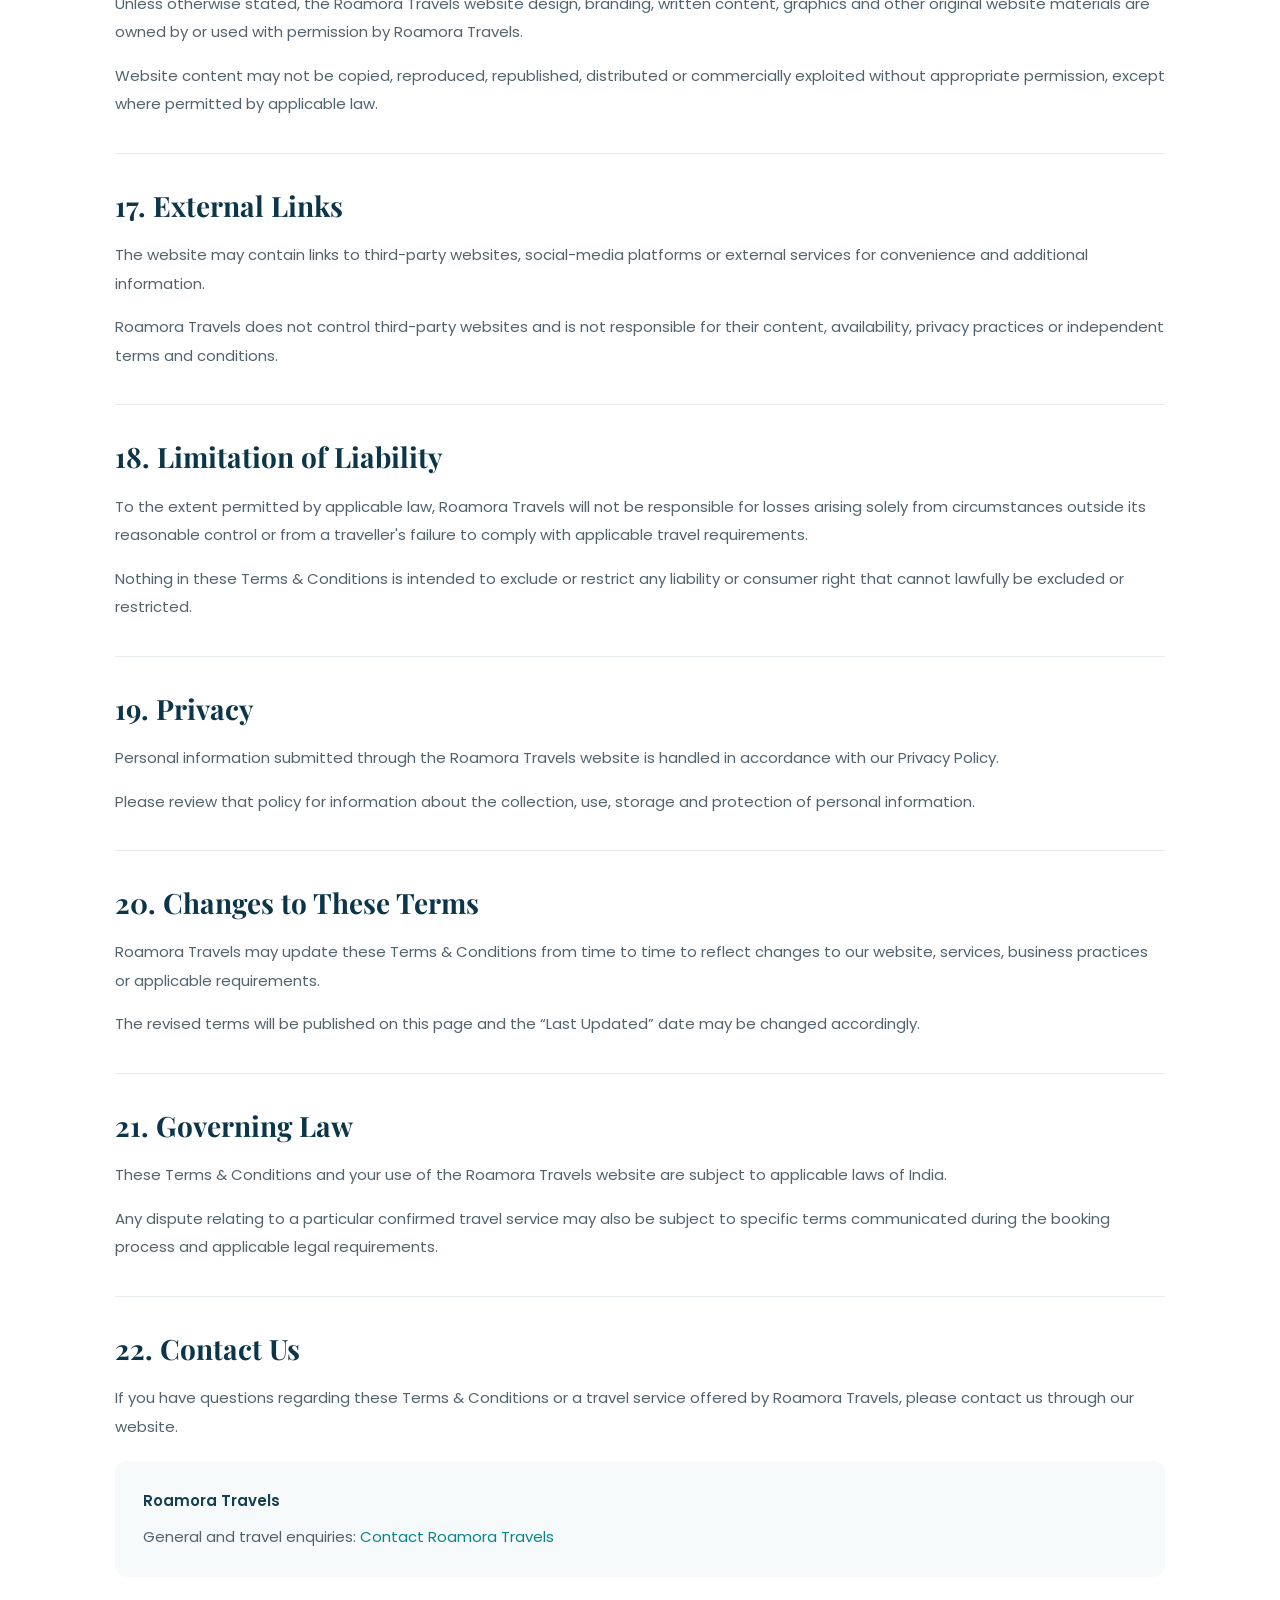
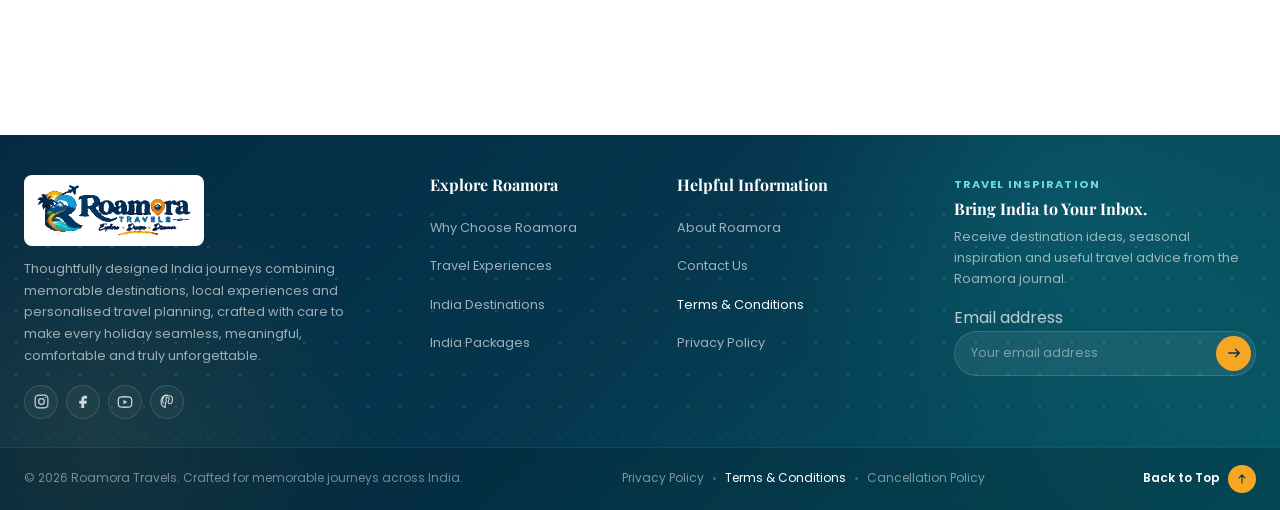
<file: terms-and-conditions.html>
<!doctype html>
<html lang="en">
  <head>
    <!-- ==================================================
       BASIC META TAGS STARTED
  ================================================== -->
    <meta charset="UTF-8" />
    <meta name="viewport" content="width=device-width, initial-scale=1.0" />

    <meta
      name="description"
      content="Read the Terms and Conditions governing the use of the Roamora Travels website, travel enquiries, tour packages and related travel services."
    />

    <meta name="robots" content="index, follow" />
    <link
      rel="canonical"
      href="https://techglowsolutionsindia.github.io/roamora-travels/terms-and-conditions.html"
    />

    <title>Terms &amp; Conditions | Roamora Travels</title>
    <!-- ==================================================
       BASIC META TAGS ENDED
  ================================================== -->

    <!-- ==================================================
       FAVICON STARTED
  ================================================== -->
    <link
      rel="icon"
      type="image/svg+xml"
      href="assets/images/logo/favicon.svg"
    />
    <!-- ==================================================
       FAVICON ENDED
  ================================================== -->

    <!-- ==================================================
       GOOGLE FONTS STARTED
  ================================================== -->
    <link rel="preconnect" href="https://fonts.googleapis.com" />
    <link rel="preconnect" href="https://fonts.gstatic.com" crossorigin />

    <link
      href="https://fonts.googleapis.com/css2?family=Playfair+Display:wght@600;700&family=Poppins:wght@400;500;600;700&display=swap"
      rel="stylesheet"
    />
    <!-- ==================================================
       GOOGLE FONTS ENDED
  ================================================== -->

    <!-- ==================================================
       GLOBAL CSS STARTED
  ================================================== -->
    <link rel="stylesheet" href="assets/css/variables.css" />
    <link rel="stylesheet" href="assets/css/base.css" />
    <link rel="stylesheet" href="assets/css/layout.css" />
    <link rel="stylesheet" href="assets/css/components/typography.css" />
    <link rel="stylesheet" href="assets/css/header.css" />
    <link rel="stylesheet" href="assets/css/components/buttons.css" />
    <link rel="stylesheet" href="assets/css/footer.css" />
    <!-- ==================================================
       GLOBAL CSS ENDED
  ================================================== -->

    <!-- ==================================================
     TERMS & CONDITIONS PAGE CSS STARTED
================================================== -->
    <link rel="stylesheet" href="assets/css/pages/terms-and-conditions.css" />
    <!-- ==================================================
     TERMS & CONDITIONS PAGE CSS ENDED
================================================== -->
  </head>

  <body>
    <!-- ==================================================
         HEADER / NAVBAR STARTED
    ================================================== -->
    <header class="header" data-header>
      <div class="container header-container">
        <!-- ROAMORA LOGO STARTED -->
        <a
          href="index.html#home"
          class="header-logo"
          aria-label="Roamora Travels home"
        >
          <img
            src="assets/images/logo/roamora-logo.svg"
            alt="Roamora Travels"
          />
        </a>
        <!-- ROAMORA LOGO ENDED -->

        <!-- DESKTOP NAVIGATION STARTED -->
        <nav class="navbar" aria-label="Main navigation" data-navbar>
          <ul class="navbar-list">
            <!-- Home Section Dropdown Started -->
            <!-- ==================================================
     HOME SECTIONS DROPDOWN STARTED
================================================== -->
            <li class="navbar-item has-dropdown">
              <button
                class="navbar-link dropdown-trigger"
                type="button"
                aria-expanded="false"
              >
                Discover Roamora

                <svg
                  width="12"
                  height="12"
                  viewBox="0 0 12 12"
                  aria-hidden="true"
                >
                  <path
                    d="M2 4.5L6 8L10 4.5"
                    fill="none"
                    stroke="currentColor"
                    stroke-width="1.5"
                    stroke-linecap="round"
                    stroke-linejoin="round"
                  />
                </svg>
              </button>

              <ul class="dropdown-menu">
                <li>
                  <a href="index.html#popular-destinations"
                    >Popular Destinations</a
                  >
                </li>

                <li>
                  <a href="index.html#about-roamora">About Us</a>
                </li>

                <li>
                  <a href="index.html#featured-packages">Featured Packages</a>
                </li>
              </ul>
            </li>
            <!-- Home Section Dropdown End -->

            <!-- ==================================================
     WHY ROAMORA DROPDOWN STARTED
================================================== -->
            <li class="navbar-item has-dropdown">
              <button
                class="navbar-link dropdown-trigger"
                type="button"
                aria-expanded="false"
              >
                Why Roamora

                <svg
                  width="12"
                  height="12"
                  viewBox="0 0 12 12"
                  aria-hidden="true"
                >
                  <path
                    d="M2 4.5L6 8L10 4.5"
                    fill="none"
                    stroke="currentColor"
                    stroke-width="1.5"
                    stroke-linecap="round"
                    stroke-linejoin="round"
                  />
                </svg>
              </button>

              <ul class="dropdown-menu">
                <li>
                  <a href="index.html#why-roamora">Why Choose Roamora</a>
                </li>

                <li>
                  <a href="index.html#experiences">Travel Experiences</a>
                </li>

                <li>
                  <a href="index.html#custom-trip-planner"
                    >Custom Trip Planner</a
                  >
                </li>

                <li>
                  <a href="index.html#seasonal-offers">Seasonal Offers</a>
                </li>

                <li>
                  <a href="index.html#how-it-works">How It Works</a>
                </li>

                <li>
                  <a href="index.html#traveller-testimonials"
                    >Traveller Testimonials</a
                  >
                </li>

                <li>
                  <a href="index.html#faq">FAQ</a>
                </li>

                <li>
                  <a href="index.html#travel-blog">Travel Blog</a>
                </li>
              </ul>
            </li>
            <!-- ==================================================
     WHY ROAMORA DROPDOWN ENDED
================================================== -->

            <!-- India Destinations Dropdown Started -->
            <li class="navbar-item has-dropdown">
              <button
                class="navbar-link dropdown-trigger"
                type="button"
                aria-expanded="false"
              >
                India Destinations

                <svg
                  width="12"
                  height="12"
                  viewBox="0 0 12 12"
                  aria-hidden="true"
                >
                  <path
                    d="M2 4.5L6 8L10 4.5"
                    fill="none"
                    stroke="currentColor"
                    stroke-width="1.5"
                    stroke-linecap="round"
                    stroke-linejoin="round"
                  />
                </svg>
              </button>

              <!-- ==================================================
     CITY-BASED DESTINATION LINKS STARTED
================================================== -->
              <ul class="dropdown-menu">
                <li>
                  <a href="destinations.html#kashmir">Srinagar</a>
                </li>

                <li>
                  <a href="destinations.html#kerala">Alleppey</a>
                </li>

                <li>
                  <a href="destinations.html#rajasthan">Jaipur</a>
                </li>

                <li>
                  <a href="destinations.html#goa">Old Goa</a>
                </li>

                <li>
                  <a href="destinations.html#himachal-pradesh">Naggar</a>
                </li>

                <li>
                  <a href="destinations.html">All India Destinations</a>
                </li>
              </ul>
              <!-- ==================================================
     CITY-BASED DESTINATION LINKS ENDED
================================================== -->
            </li>
            <!-- India Destinations Dropdown Ended -->

            <!-- India Tour Packages Dropdown Started -->
            <li class="navbar-item has-dropdown">
              <button
                class="navbar-link dropdown-trigger"
                type="button"
                aria-expanded="false"
              >
                India Packages

                <svg
                  width="12"
                  height="12"
                  viewBox="0 0 12 12"
                  aria-hidden="true"
                >
                  <path
                    d="M2 4.5L6 8L10 4.5"
                    fill="none"
                    stroke="currentColor"
                    stroke-width="1.5"
                    stroke-linecap="round"
                    stroke-linejoin="round"
                  />
                </svg>
              </button>

              <ul class="dropdown-menu">
                <li>
                  <a href="packages.html?filter=mountains#all-packages"
                    >Mountain Holidays</a
                  >
                </li>

                <li>
                  <a href="packages.html?filter=nature#all-packages"
                    >Nature Holidays</a
                  >
                </li>

                <li>
                  <a href="packages.html?filter=heritage#all-packages"
                    >Heritage Tours</a
                  >
                </li>

                <li>
                  <a href="packages.html?filter=islands#all-packages"
                    >Island Getaways</a
                  >
                </li>

                <li>
                  <a href="packages.html?filter=spiritual#all-packages"
                    >Spiritual Journeys</a
                  >
                </li>

                <li>
                  <a href="packages.html">All India Packages</a>
                </li>
              </ul>
            </li>
            <!-- India Tour Packages Dropdown Ended -->
          </ul>
        </nav>
        <!-- DESKTOP NAVIGATION ENDED -->

        <!-- HEADER ACTIONS STARTED -->
        <div class="header-actions">
          <button
            class="header-search"
            type="button"
            aria-label="Search India destinations and tour packages"
            aria-expanded="false"
            data-search-open
          >
            <svg width="20" height="20" viewBox="0 0 24 24" aria-hidden="true">
              <circle
                cx="11"
                cy="11"
                r="7"
                fill="none"
                stroke="currentColor"
                stroke-width="1.8"
              />

              <path
                d="M16.5 16.5L21 21"
                fill="none"
                stroke="currentColor"
                stroke-width="1.8"
                stroke-linecap="round"
              />
            </svg>
          </button>

          <a
            href="index.html#custom-trip-planner"
            class="btn btn-accent header-cta"
          >
            Plan My India Trip
          </a>

          <button
            class="nav-toggle"
            type="button"
            aria-label="Open navigation menu"
            aria-expanded="false"
            data-nav-toggle
          >
            <span></span>
            <span></span>
            <span></span>
          </button>
        </div>
        <!-- HEADER ACTIONS ENDED -->
      </div>
    </header>
    <!-- ==================================================
         HEADER / NAVBAR ENDED
    ================================================== -->

    <!-- ==================================================
     ROAMORA SEARCH POPUP STARTED
================================================== -->

    <div
      class="roamora-search"
      id="roamora-search"
      data-search-modal
      aria-hidden="true"
    >
      <div class="roamora-search-backdrop" data-search-close></div>

      <div
        class="roamora-search-panel"
        role="dialog"
        aria-modal="true"
        aria-labelledby="roamora-search-title"
      >
        <!-- SEARCH HEADER STARTED -->

        <div class="roamora-search-header">
          <div>
            <span class="roamora-search-eyebrow">SEARCH ROAMORA</span>

            <h2 id="roamora-search-title">
              Where Would You
              <span>Like to Go?</span>
            </h2>
          </div>

          <button
            class="roamora-search-close"
            type="button"
            aria-label="Close search"
            data-search-close
          >
            ×
          </button>
        </div>

        <!-- SEARCH HEADER ENDED -->

        <!-- SEARCH FORM STARTED -->

        <form class="roamora-search-form" data-search-form>
          <div class="roamora-search-field">
            <svg width="21" height="21" viewBox="0 0 24 24" aria-hidden="true">
              <circle
                cx="11"
                cy="11"
                r="7"
                fill="none"
                stroke="currentColor"
                stroke-width="1.8"
              />

              <path
                d="M16.5 16.5L21 21"
                fill="none"
                stroke="currentColor"
                stroke-width="1.8"
                stroke-linecap="round"
              />
            </svg>

            <input
              type="search"
              placeholder="Search destinations, packages or experiences..."
              aria-label="Search Roamora"
              autocomplete="off"
              data-search-input
            />

            <button type="submit">
              Search
              <span aria-hidden="true">→</span>
            </button>
          </div>

          <p class="roamora-search-message" data-search-message></p>
        </form>

        <!-- SEARCH FORM ENDED -->

        <!-- QUICK SEARCH STARTED -->

        <div class="roamora-search-quick">
          <span>POPULAR SEARCHES</span>

          <div class="roamora-search-tags">
            <!-- ==================================================
     CITY-BASED POPULAR SEARCHES STARTED
================================================== -->
            <a href="destinations.html#kashmir">Srinagar</a>
            <a href="destinations.html#kerala">Alleppey</a>
            <a href="destinations.html#rajasthan">Jaipur</a>
            <a href="destinations.html#goa">Old Goa</a>
            <!-- ==================================================
     CITY-BASED POPULAR SEARCHES ENDED
================================================== -->
            <a href="packages.html?filter=mountains#all-packages"
              >Mountain Holidays</a
            >
            <a href="packages.html?filter=nature#all-packages"
              >Nature Holidays</a
            >
          </div>
        </div>

        <!-- QUICK SEARCH ENDED -->
      </div>
    </div>

    <!-- ==================================================
     ROAMORA SEARCH POPUP ENDED
================================================== -->

    <main id="home">
      <!-- ==================================================
           TERMS & CONDITIONS HERO STARTED
      ================================================== -->
      <section class="terms-hero">
        <div class="container terms-hero-content">
          <span class="terms-eyebrow">
            <span class="terms-eyebrow-mark">✦</span>
            Roamora Travels
          </span>

          <h1>Terms &amp; Conditions</h1>

          <p class="terms-hero-description">
            Please read these Terms &amp; Conditions carefully before using the
            Roamora Travels website, submitting a travel enquiry or requesting
            travel planning services from us.
          </p>

          <p class="terms-updated">Last Updated: October 2026</p>
        </div>
      </section>
      <!-- ==================================================
           TERMS & CONDITIONS HERO ENDED
      ================================================== -->

      <!-- ==================================================
           TERMS & CONDITIONS CONTENT STARTED
      ================================================== -->
      <section class="terms-policy">
        <div class="container terms-policy-container">
          <div class="terms-introduction">
            <p>
              These Terms &amp; Conditions govern your use of the Roamora
              Travels website and your interactions with our travel enquiry,
              itinerary planning and related services. By using this website or
              submitting an enquiry, you agree to these terms where applicable.
            </p>
          </div>

          <!-- ==================================================
               01 — WEBSITE USE
          ================================================== -->
          <div class="terms-section">
            <h2>1. Website Use</h2>

            <p>
              The Roamora Travels website is provided to help travellers
              discover destinations, explore travel ideas, view tour packages
              and submit enquiries for travel planning services.
            </p>

            <p>
              You agree to use this website only for lawful purposes and in a
              manner that does not damage, disable or interfere with the
              website, its functionality, security or other users.
            </p>
          </div>

          <!-- ==================================================
               02 — TRAVEL ENQUIRIES
          ================================================== -->
          <div class="terms-section">
            <h2>2. Travel Enquiries</h2>

            <p>
              Submitting an enquiry through the Roamora Travels website does not
              automatically create a confirmed booking or contractual travel
              arrangement.
            </p>

            <p>
              Information submitted through our enquiry forms is used to
              understand your travel requirements and assist us in preparing
              relevant travel suggestions, itineraries, quotations or follow-up
              communication.
            </p>

            <p>
              You are responsible for providing accurate and reasonably complete
              information when submitting a travel enquiry.
            </p>
          </div>

          <!-- ==================================================
               03 — TOUR PACKAGES
          ================================================== -->
          <div class="terms-section">
            <h2>3. Tour Packages &amp; Itineraries</h2>

            <p>
              Tour packages, sample itineraries and travel experiences shown on
              the website are intended to provide general travel information and
              inspiration.
            </p>

            <p>
              Package inclusions, accommodation, transportation, sightseeing,
              activities, routes and schedules may vary depending on travel
              dates, availability, destination conditions and individual
              traveller requirements.
            </p>

            <p>
              The final itinerary and confirmed inclusions will be those
              communicated to you as part of your specific travel arrangement.
            </p>
          </div>

          <!-- ==================================================
               04 — CUSTOM TRIPS
          ================================================== -->
          <div class="terms-section">
            <h2>4. Custom &amp; Personalised Trips</h2>

            <p>
              Custom itineraries are prepared according to information supplied
              by the traveller, including preferred destinations, travel dates,
              number of travellers, interests, budget and other relevant
              preferences.
            </p>

            <p>
              Requested hotels, activities, transportation or other services
              remain subject to availability until the relevant arrangements
              have been confirmed.
            </p>
          </div>

          <!-- ==================================================
               05 — PRICING
          ================================================== -->
          <div class="terms-section">
            <h2>5. Pricing &amp; Quotations</h2>

            <p>
              Prices displayed on the website, where applicable, may be
              indicative or starting prices unless expressly stated otherwise.
            </p>

            <p>
              Travel prices can change because of factors including travel
              dates, season, accommodation category, transportation costs,
              availability, taxes, destination charges and changes made to an
              itinerary.
            </p>

            <p>
              The applicable price for a specific trip will be communicated in
              the relevant quotation or booking information provided by Roamora
              Travels.
            </p>
          </div>

          <!-- ==================================================
               06 — AVAILABILITY
          ================================================== -->
          <div class="terms-section">
            <h2>6. Availability</h2>

            <p>
              Hotels, transportation, activities, guides and other travel
              services may be subject to availability at the time of booking.
            </p>

            <p>
              An itinerary, quotation or travel proposal should not be treated
              as confirmation of availability unless the relevant services have
              been specifically confirmed.
            </p>
          </div>

          <!-- ==================================================
               07 — BOOKINGS
          ================================================== -->
          <div class="terms-section">
            <h2>7. Booking Confirmation</h2>

            <p>
              A travel booking will be considered confirmed only after the
              required booking process has been completed and Roamora Travels
              has communicated confirmation of the relevant arrangements.
            </p>

            <p>
              Additional booking terms, payment schedules or supplier conditions
              may apply to a particular itinerary and will be communicated where
              relevant.
            </p>
          </div>

          <!-- ==================================================
               08 — PAYMENTS
          ================================================== -->
          <div class="terms-section">
            <h2>8. Payments</h2>

            <p>
              Where payment is required for a confirmed travel arrangement,
              applicable payment amounts, schedules and payment instructions
              will be communicated as part of the booking process.
            </p>

            <p>
              Travellers are responsible for completing required payments within
              the communicated timelines. Failure to make payment when required
              may affect the availability or confirmation of travel services.
            </p>
          </div>

          <!-- ==================================================
               09 — CHANGES
          ================================================== -->
          <div class="terms-section">
            <h2>9. Changes to Travel Arrangements</h2>

            <p>
              Requests to modify confirmed travel arrangements will be handled
              subject to availability and the conditions applicable to the
              affected travel services.
            </p>

            <p>
              Changes to travel dates, accommodation, transportation, activities
              or traveller details may result in additional charges or revised
              pricing.
            </p>
          </div>

          <!-- ==================================================
               10 — CANCELLATIONS
          ================================================== -->
          <div class="terms-section">
            <h2>10. Cancellations &amp; Refunds</h2>

            <p>
              Cancellation and refund conditions may depend on the travel
              services included in your booking, the date of cancellation and
              the policies of the relevant service providers.
            </p>

            <p>
              Please refer to our
              <a href="cancellation-policy.html">Cancellation Policy</a>
              for additional information. Specific cancellation terms
              communicated with a confirmed booking may also apply.
            </p>
          </div>

          <!-- ==================================================
               11 — THIRD-PARTY SERVICES
          ================================================== -->
          <div class="terms-section">
            <h2>11. Third-Party Travel Services</h2>

            <p>
              Travel arrangements may involve independent third-party service
              providers such as hotels, transport operators, airlines, activity
              providers, guides or other travel suppliers.
            </p>

            <p>
              Such providers may operate under their own terms, conditions,
              schedules and policies. Where applicable, travellers are also
              responsible for complying with the terms imposed by those
              providers.
            </p>
          </div>

          <!-- ==================================================
               12 — TRAVELLER RESPONSIBILITIES
          ================================================== -->
          <div class="terms-section">
            <h2>12. Traveller Responsibilities</h2>

            <p>
              Travellers are responsible for ensuring that information supplied
              for travel arrangements is accurate and that they possess the
              documents and permissions required for their journey.
            </p>

            <p>Depending on the journey, this may include:</p>

            <ul>
              <li>Valid identification documents</li>
              <li>Passports and visas where applicable</li>
              <li>Travel permits required for particular destinations</li>
              <li>Tickets and booking confirmations</li>
              <li>Required health or travel documentation</li>
              <li>Compliance with local laws and destination requirements</li>
            </ul>
          </div>

          <!-- ==================================================
               13 — TRAVEL CONDITIONS
          ================================================== -->
          <div class="terms-section">
            <h2>13. Destination &amp; Travel Conditions</h2>

            <p>
              Travel can be affected by circumstances outside reasonable
              control, including weather conditions, road closures, natural
              events, government restrictions, strikes, transport disruption,
              operational changes or other unforeseen circumstances.
            </p>

            <p>
              Where reasonably necessary, travel arrangements may need to be
              adjusted for safety, operational or practical reasons.
            </p>
          </div>

          <!-- ==================================================
               14 — WEBSITE INFORMATION
          ================================================== -->
          <div class="terms-section">
            <h2>14. Website Information &amp; Accuracy</h2>

            <p>
              We aim to keep destination information, package descriptions,
              images and other website content useful and reasonably accurate.
              However, travel information and availability can change over time.
            </p>

            <p>
              Images used on the website may be representative of destinations,
              experiences or accommodation and should not always be interpreted
              as a guarantee of an identical experience.
            </p>
          </div>

          <!-- ==================================================
               15 — COMMUNICATION
          ================================================== -->
          <div class="terms-section">
            <h2>15. Communication</h2>

            <p>
              When you voluntarily submit your contact details through the
              website, you permit Roamora Travels to contact you regarding the
              enquiry, trip-planning request or other service you requested.
            </p>

            <p>
              Newsletter and promotional communications will be handled
              separately according to your communication preferences and our
              Privacy Policy.
            </p>
          </div>

          <!-- ==================================================
               16 — INTELLECTUAL PROPERTY
          ================================================== -->
          <div class="terms-section">
            <h2>16. Intellectual Property</h2>

            <p>
              Unless otherwise stated, the Roamora Travels website design,
              branding, written content, graphics and other original website
              materials are owned by or used with permission by Roamora Travels.
            </p>

            <p>
              Website content may not be copied, reproduced, republished,
              distributed or commercially exploited without appropriate
              permission, except where permitted by applicable law.
            </p>
          </div>

          <!-- ==================================================
               17 — EXTERNAL LINKS
          ================================================== -->
          <div class="terms-section">
            <h2>17. External Links</h2>

            <p>
              The website may contain links to third-party websites,
              social-media platforms or external services for convenience and
              additional information.
            </p>

            <p>
              Roamora Travels does not control third-party websites and is not
              responsible for their content, availability, privacy practices or
              independent terms and conditions.
            </p>
          </div>

          <!-- ==================================================
               18 — LIABILITY
          ================================================== -->
          <div class="terms-section">
            <h2>18. Limitation of Liability</h2>

            <p>
              To the extent permitted by applicable law, Roamora Travels will
              not be responsible for losses arising solely from circumstances
              outside its reasonable control or from a traveller's failure to
              comply with applicable travel requirements.
            </p>

            <p>
              Nothing in these Terms &amp; Conditions is intended to exclude or
              restrict any liability or consumer right that cannot lawfully be
              excluded or restricted.
            </p>
          </div>

          <!-- ==================================================
               19 — PRIVACY
          ================================================== -->
          <div class="terms-section">
            <h2>19. Privacy</h2>

            <p>
              Personal information submitted through the Roamora Travels website
              is handled in accordance with our
              <a href="privacy-policy.html">Privacy Policy</a>.
            </p>

            <p>
              Please review that policy for information about the collection,
              use, storage and protection of personal information.
            </p>
          </div>

          <!-- ==================================================
               20 — CHANGES TO TERMS
          ================================================== -->
          <div class="terms-section">
            <h2>20. Changes to These Terms</h2>

            <p>
              Roamora Travels may update these Terms &amp; Conditions from time
              to time to reflect changes to our website, services, business
              practices or applicable requirements.
            </p>

            <p>
              The revised terms will be published on this page and the “Last
              Updated” date may be changed accordingly.
            </p>
          </div>

          <!-- ==================================================
               21 — GOVERNING LAW
          ================================================== -->
          <div class="terms-section">
            <h2>21. Governing Law</h2>

            <p>
              These Terms &amp; Conditions and your use of the Roamora Travels
              website are subject to applicable laws of India.
            </p>

            <p>
              Any dispute relating to a particular confirmed travel service may
              also be subject to specific terms communicated during the booking
              process and applicable legal requirements.
            </p>
          </div>

          <!-- ==================================================
               22 — CONTACT
          ================================================== -->
          <div class="terms-section">
            <h2>22. Contact Us</h2>

            <p>
              If you have questions regarding these Terms &amp; Conditions or a
              travel service offered by Roamora Travels, please contact us
              through our website.
            </p>

            <div class="terms-contact-box">
              <p><strong>Roamora Travels</strong></p>

              <p>
                General and travel enquiries:
                <a href="contact.html">Contact Roamora Travels</a>
              </p>
            </div>
          </div>
        </div>
      </section>
      <!-- ==================================================
           TERMS & CONDITIONS CONTENT ENDED
      ================================================== -->
    </main>

    <!-- ==================================================
     FOOTER STARTED
================================================== -->
    <footer class="site-footer" id="footer">
      <!-- ==================================================
       FOOTER MAIN STARTED
  ================================================== -->
      <div class="container footer-main">
        <!-- Footer Brand Started -->
        <div class="footer-brand-column">
          <a
            href="index.html#home"
            class="footer-brand"
            aria-label="Roamora Travels home"
          >
            <img
              src="assets/images/logo/roamora-logo.svg"
              alt="Roamora Travels"
              class="footer-brand-logo"
              loading="lazy"
              decoding="async"
            />
          </a>

          <p class="footer-brand-text">
            Thoughtfully designed India journeys combining memorable
            destinations, local experiences and personalised travel planning,
            crafted with care to make every holiday seamless, meaningful,
            comfortable and truly unforgettable.
          </p>

          <!-- ==================================================
     FOOTER SOCIAL MEDIA LINKS STARTED
================================================== -->
          <div class="footer-socials" aria-label="Roamora social media">
            <a
              href="https://www.instagram.com/"
              target="_blank"
              rel="noopener noreferrer"
              aria-label="Instagram"
            >
              <svg
                width="17"
                height="17"
                viewBox="0 0 24 24"
                aria-hidden="true"
              >
                <rect
                  x="3"
                  y="3"
                  width="18"
                  height="18"
                  rx="5"
                  fill="none"
                  stroke="currentColor"
                  stroke-width="1.7"
                />
                <circle
                  cx="12"
                  cy="12"
                  r="4"
                  fill="none"
                  stroke="currentColor"
                  stroke-width="1.7"
                />
                <circle cx="17.5" cy="6.5" r="1" fill="currentColor" />
              </svg>
            </a>

            <a
              href="https://www.facebook.com/"
              target="_blank"
              rel="noopener noreferrer"
              aria-label="Facebook"
            >
              <svg
                width="17"
                height="17"
                viewBox="0 0 24 24"
                aria-hidden="true"
              >
                <path
                  d="M14 8H17V4H14C10.7 4 9 6 9 9V11H6V15H9V21H13V15H16L17 11H13V9C13 8.3 13.3 8 14 8Z"
                  fill="currentColor"
                />
              </svg>
            </a>

            <a
              href="https://www.youtube.com/"
              target="_blank"
              rel="noopener noreferrer"
              aria-label="YouTube"
            >
              <svg
                width="18"
                height="18"
                viewBox="0 0 24 24"
                aria-hidden="true"
              >
                <path
                  d="M21 12C21 9.7 20.8 8.2 20.5 7.3C20.2 6.5 19.5 5.8 18.7 5.5C17.2 5 12 5 12 5C12 5 6.8 5 5.3 5.5C4.5 5.8 3.8 6.5 3.5 7.3C3.2 8.2 3 9.7 3 12C3 14.3 3.2 15.8 3.5 16.7C3.8 17.5 4.5 18.2 5.3 18.5C6.8 19 12 19 12 19C12 19 17.2 19 18.7 18.5C19.5 18.2 20.2 17.5 20.5 16.7C20.8 15.8 21 14.3 21 12Z"
                  fill="none"
                  stroke="currentColor"
                  stroke-width="1.7"
                />
                <path d="M10 9L15 12L10 15Z" fill="currentColor" />
              </svg>
            </a>

            <a
              href="https://www.pinterest.com/"
              target="_blank"
              rel="noopener noreferrer"
              aria-label="Pinterest"
            >
              <svg
                width="17"
                height="17"
                viewBox="0 0 24 24"
                aria-hidden="true"
              >
                <path
                  d="M12 3A9 9 0 0 0 8.7 20.4C8.6 18.9 8.7 17.2 9.1 15.5L10.2 10.9C10 10.3 9.9 9.5 9.9 8.9C9.9 7.1 11 5.7 12.4 5.7C13.6 5.7 14.2 6.6 14.2 7.8C14.2 9.1 13.4 11 13 12.7C12.6 14.1 13.7 15.2 15 15.2C17.4 15.2 19 12.1 19 8.5C19 5.7 16.7 3.6 12.6 3.6C7.9 3.6 5.1 7.1 5.1 10.7C5.1 12 5.5 13.4 6.3 14.2"
                  fill="none"
                  stroke="currentColor"
                  stroke-width="1.6"
                  stroke-linecap="round"
                />
              </svg>
            </a>
          </div>
          <!-- ==================================================
     FOOTER SOCIAL MEDIA LINKS ENDED
================================================== -->
        </div>
        <!-- Footer Brand Ended -->

        <!-- Explore Links Started -->
        <div class="footer-link-column">
          <h3>Explore Roamora</h3>

          <ul>
            <li>
              <a href="index.html#why-roamora">Why Choose Roamora</a>
            </li>

            <li>
              <a href="index.html#experiences">Travel Experiences</a>
            </li>

            <li>
              <a href="destinations.html">India Destinations</a>
            </li>

            <li>
              <a href="packages.html">India Packages</a>
            </li>
          </ul>
        </div>
        <!-- Explore Links Ended -->

        <!-- ==================================================
     HELPFUL INFORMATION FOOTER LINKS STARTED
================================================== -->
        <div class="footer-link-column">
          <h3>Helpful Information</h3>

          <ul>
            <li>
              <a href="about.html">About Roamora</a>
            </li>

            <li>
              <a href="contact.html">Contact Us</a>
            </li>

            <li>
              <a
                aria-current="page"
                style="color: #fff; pointer-events: none; cursor: default"
                >Terms &amp; Conditions</a
              >
            </li>

            <li>
              <a href="privacy-policy.html">Privacy Policy</a>
            </li>
          </ul>
        </div>
        <!-- ==================================================
     HELPFUL INFORMATION FOOTER LINKS ENDED
================================================== -->

        <!-- Newsletter Started -->
        <div class="footer-newsletter">
          <span class="footer-newsletter-label">Travel Inspiration</span>

          <h3>Bring India to Your Inbox.</h3>

          <p>
            Receive destination ideas, seasonal inspiration and useful travel
            advice from the Roamora journal.
          </p>

          <form class="footer-newsletter-form" id="newsletter-form" novalidate>
            <label class="sr-only" for="footer-email"> Email address </label>

            <div class="footer-newsletter-field">
              <input
                id="footer-email"
                type="email"
                name="email"
                placeholder="Your email address"
                required
              />

              <button type="submit" aria-label="Subscribe">
                <svg
                  width="18"
                  height="18"
                  viewBox="0 0 24 24"
                  aria-hidden="true"
                >
                  <path
                    d="M5 12H19M14 7L19 12L14 17"
                    fill="none"
                    stroke="currentColor"
                    stroke-width="1.8"
                    stroke-linecap="round"
                    stroke-linejoin="round"
                  />
                </svg>
              </button>
            </div>

            <!-- Newsletter Message Started -->
            <p
              class="footer-newsletter-message"
              id="newsletter-message"
              aria-live="polite"
            ></p>
            <!-- Newsletter Message Ended -->
          </form>
        </div>
        <!-- Newsletter Ended -->
      </div>
      <!-- ==================================================
       FOOTER MAIN ENDED
  ================================================== -->

      <!-- ==================================================
       FOOTER BOTTOM STARTED
  ================================================== -->
      <div class="footer-bottom">
        <div class="container footer-bottom-container">
          <p>
            © 2026 Roamora Travels. Crafted for memorable journeys across India.
          </p>

          <div class="footer-bottom-links">
            <a href="privacy-policy.html">Privacy Policy</a>
            <span></span>

            <a
              aria-current="page"
              style="color: #fff; pointer-events: none; cursor: default"
              >Terms &amp; Conditions</a
            >
            <span></span>

            <a href="cancellation-policy.html">Cancellation Policy</a>
          </div>

          <a href="#home" class="footer-back-top">
            Back to Top

            <span>
              <svg
                width="14"
                height="14"
                viewBox="0 0 24 24"
                aria-hidden="true"
              >
                <path
                  d="M12 19V5M7 10L12 5L17 10"
                  fill="none"
                  stroke="currentColor"
                  stroke-width="1.8"
                  stroke-linecap="round"
                  stroke-linejoin="round"
                />
              </svg>
            </span>
          </a>
        </div>
      </div>
      <!-- ==================================================
       FOOTER BOTTOM ENDED
  ================================================== -->
    </footer>
    <!-- ==================================================
     FOOTER ENDED
================================================== -->

    <!-- ==================================================
     JAVASCRIPT STARTED
================================================== -->
    <script src="assets/js/main.js"></script>
    <script src="assets/js/components/newsletter.js"></script>
    <!-- ==================================================
     JAVASCRIPT ENDED
================================================== -->
  </body>
</html>
</file>
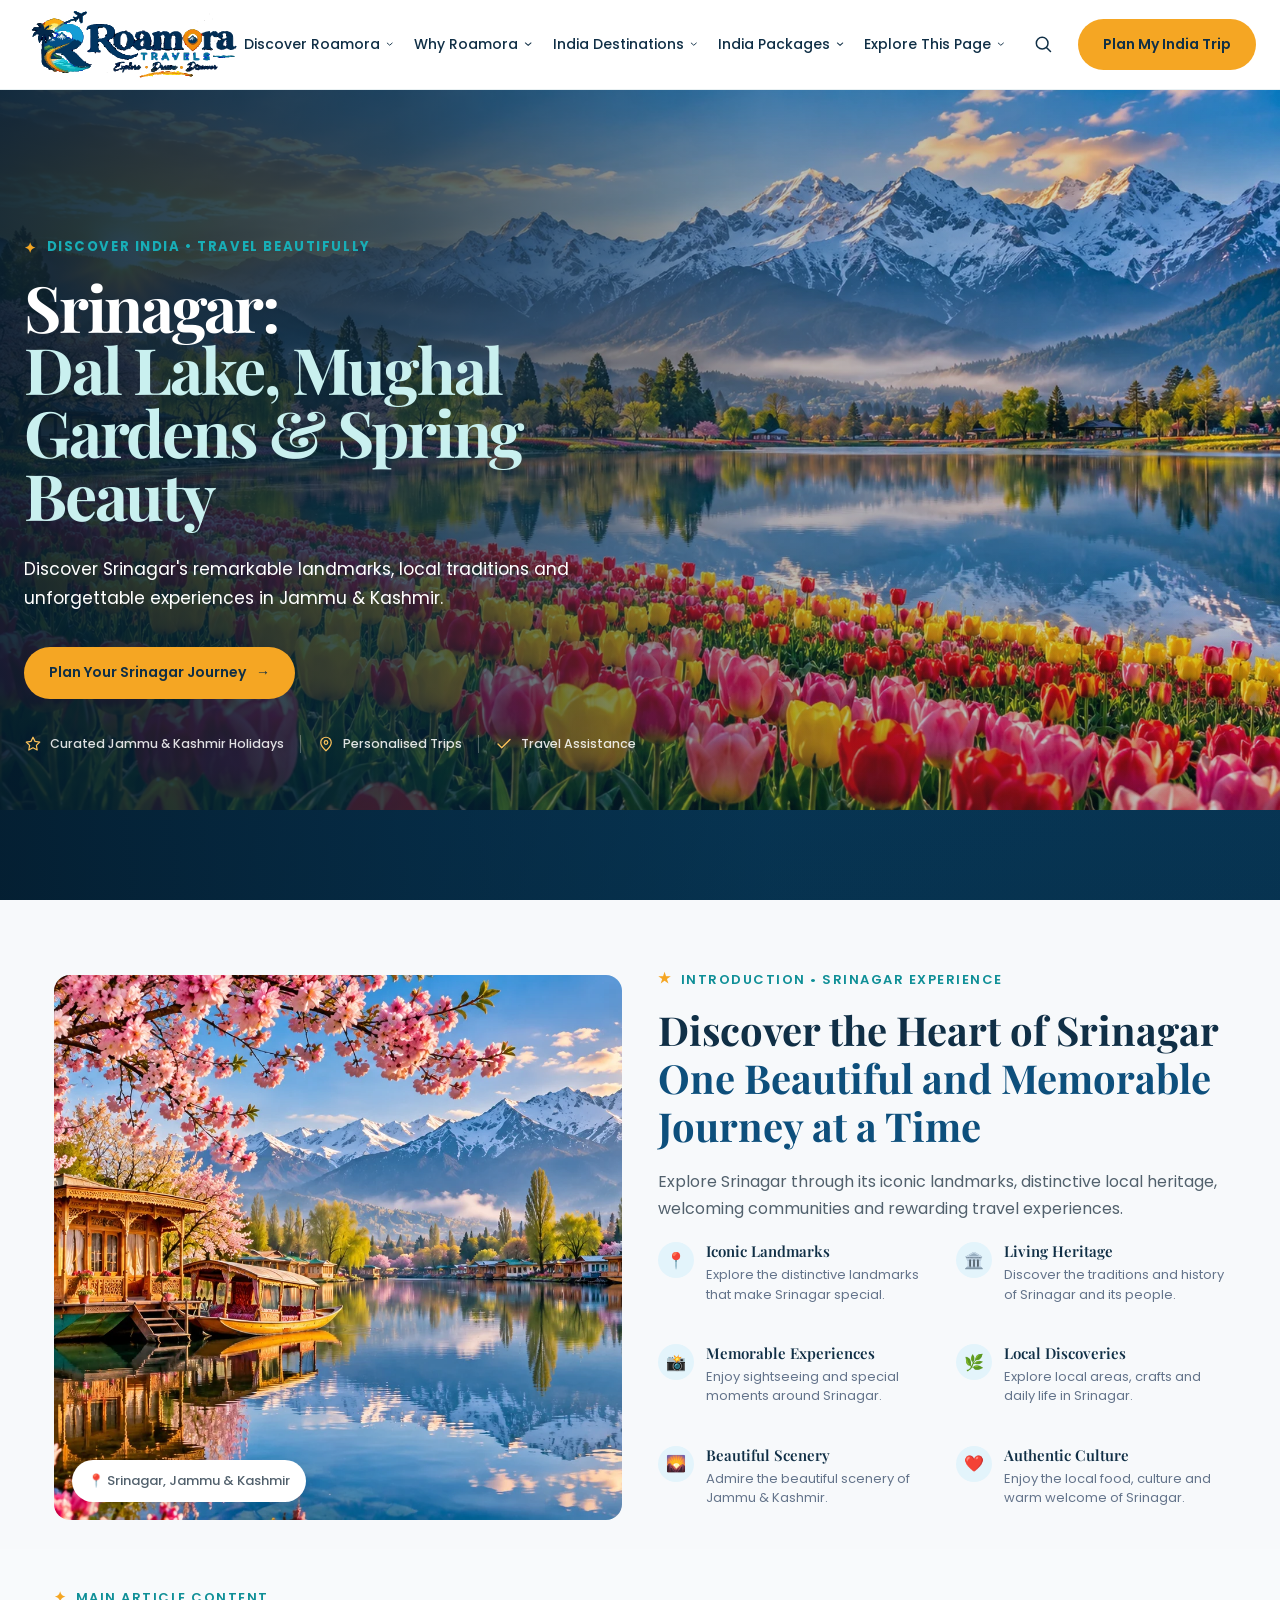
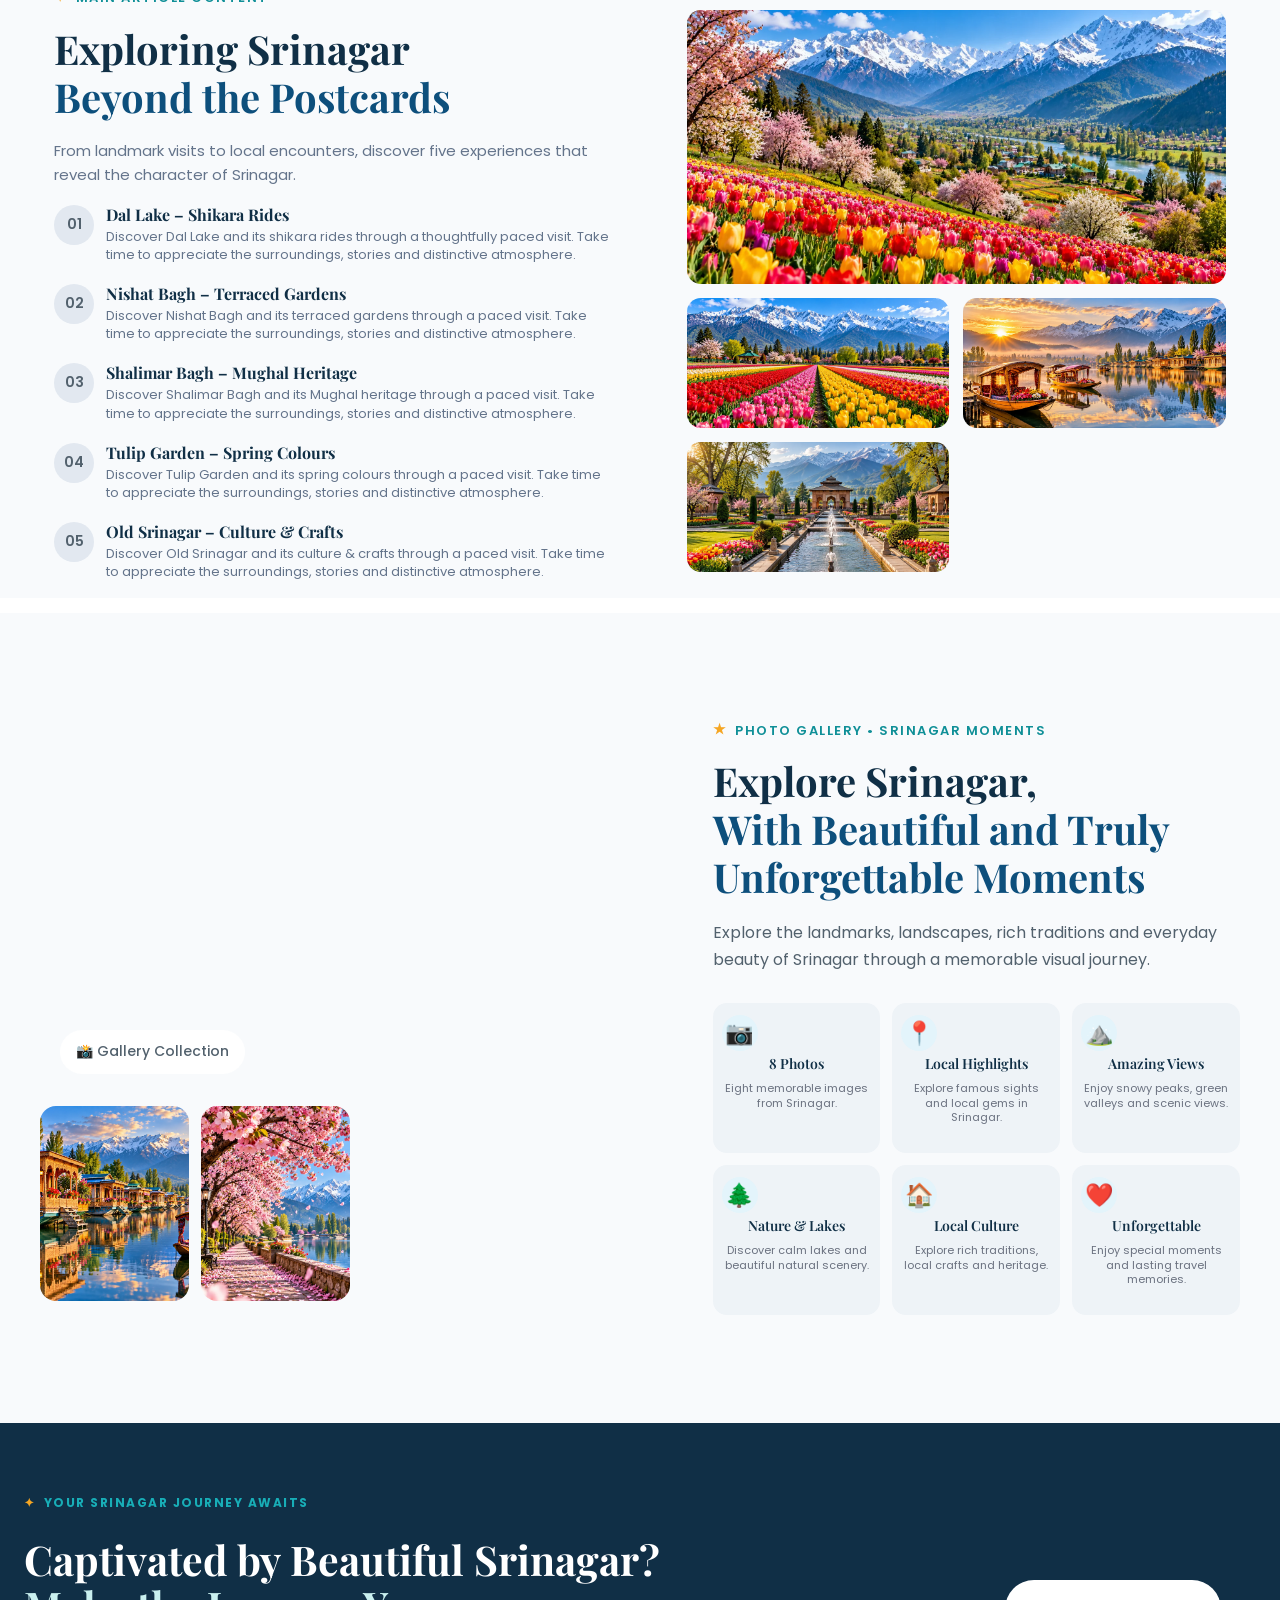
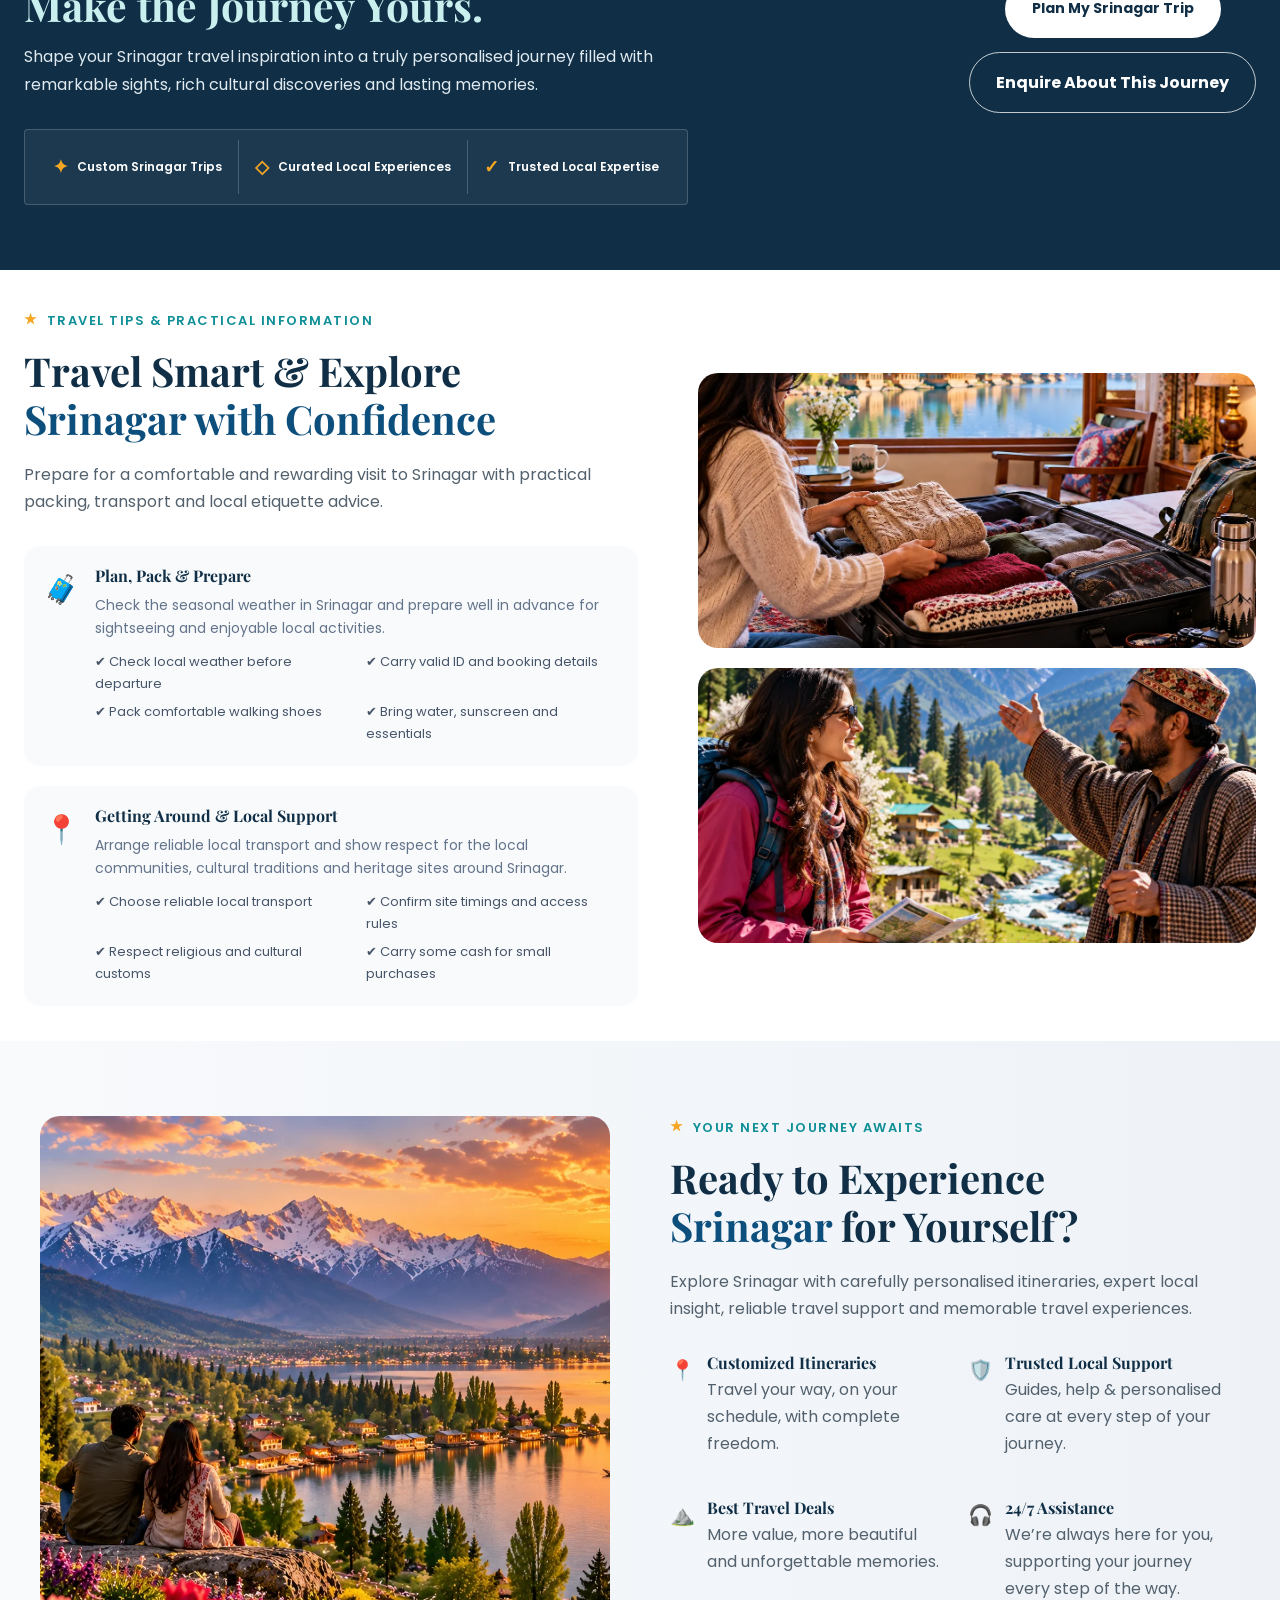
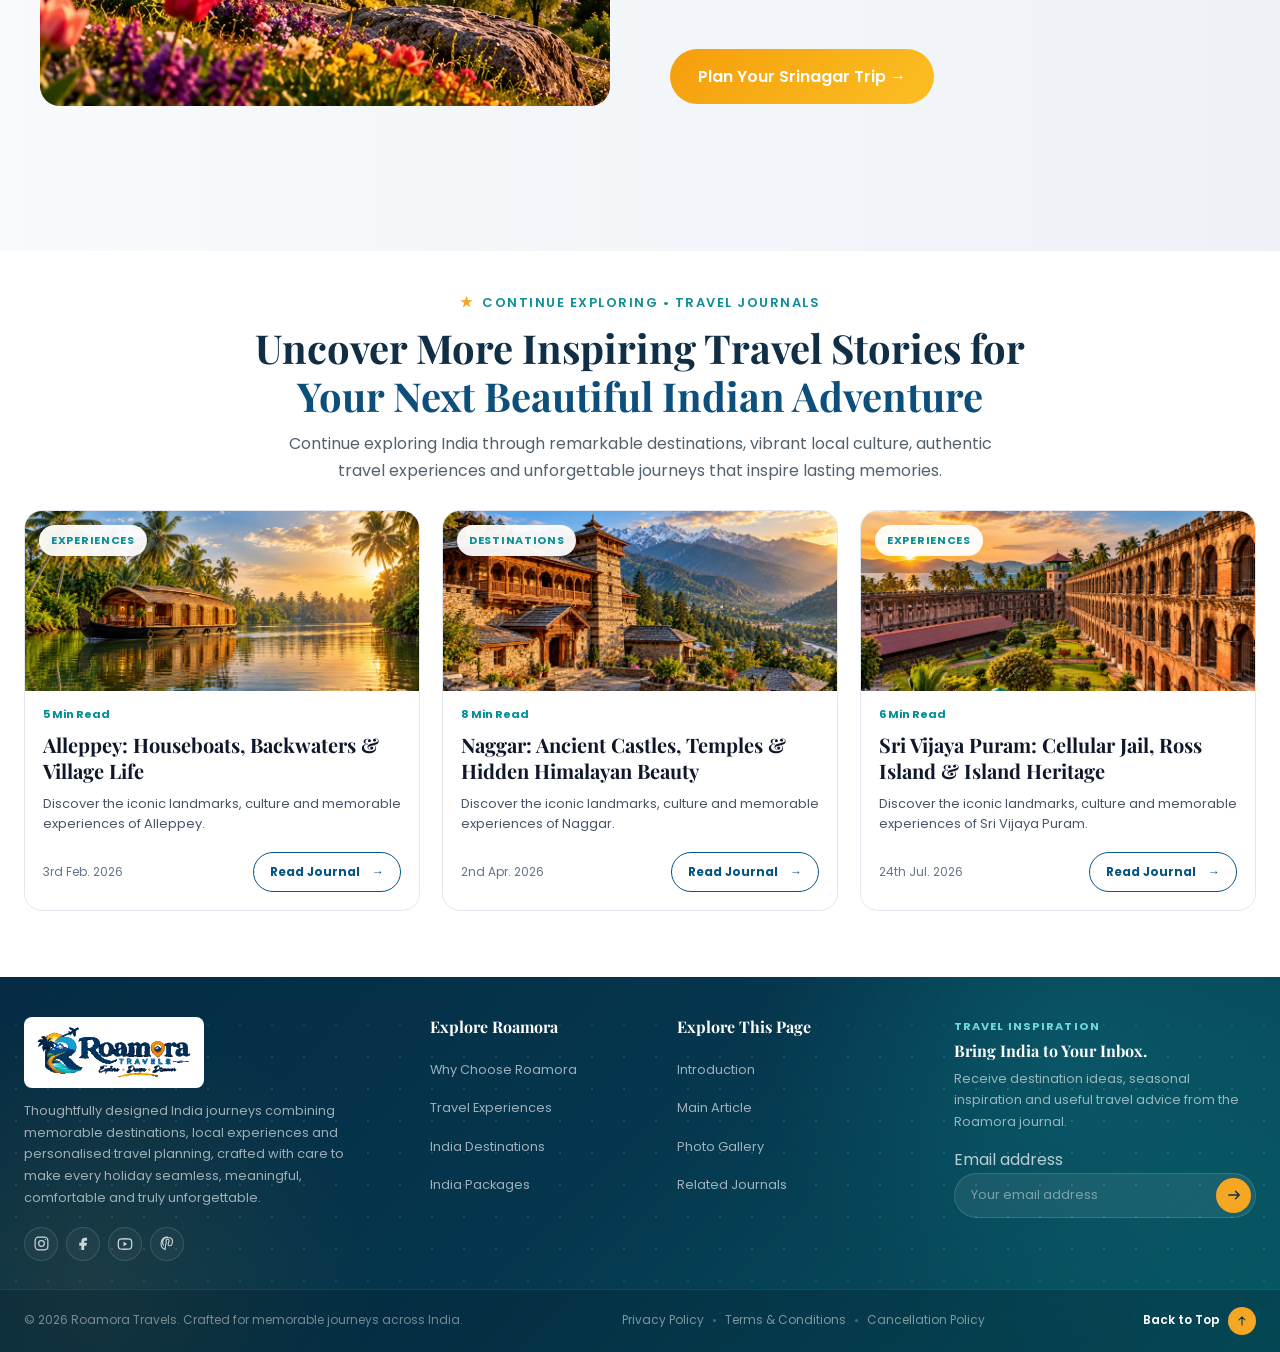
<file: travel-blog-details.html>
<!doctype html>
<html lang="en">
  <head>
    <!-- ==================================================
         BASIC META TAGS STARTED
    ================================================== -->
    <meta charset="UTF-8" />
    <meta name="viewport" content="width=device-width, initial-scale=1.0" />
    <meta
      name="description"
      content="Read inspiring India travel journals from Roamora Travels, with destination highlights, cultural experiences, photo galleries and practical travel tips."
    />
    <title>
      India Travel Journals &amp; Destination Guides | Roamora Travels
    </title>
    <!-- ==================================================
         TRAVEL JOURNAL SEO METADATA STARTED
    ================================================== -->
    <meta name="robots" content="index, follow, max-image-preview:large" />
    <meta property="og:type" content="article" />
    <meta property="og:site_name" content="Roamora Travels" />
    <meta
      property="og:title"
      content="India Travel Journals &amp; Destination Guides | Roamora Travels"
    />
    <meta
      property="og:description"
      content="Explore India's destinations, culture and experiences through Roamora Travels journals, photography and practical travel advice."
    />
    <meta name="twitter:card" content="summary_large_image" />
    <meta
      name="twitter:title"
      content="India Travel Journals &amp; Destination Guides | Roamora Travels"
    />
    <meta
      name="twitter:description"
      content="Read inspiring India travel stories, destination guides and useful travel tips from Roamora Travels."
    />
    <!-- Dynamic journal-specific metadata must be updated by the page script or generated server-side. -->
    <!-- ==================================================
         TRAVEL JOURNAL SEO METADATA ENDED
    ================================================== -->
    <!-- ==================================================
         BASIC META TAGS ENDED
    ================================================== -->

    <!-- ==================================================
         FAVICON STARTED
    ================================================== -->
    <link
      rel="icon"
      type="image/svg+xml"
      href="assets/images/logo/favicon.svg"
    />
    <!-- ==================================================
         FAVICON ENDED
    ================================================== -->

    <!-- ==================================================
         GOOGLE FONTS STARTED
    ================================================== -->
    <link rel="preconnect" href="https://fonts.googleapis.com" />
    <link rel="preconnect" href="https://fonts.gstatic.com" crossorigin />

    <link
      href="https://fonts.googleapis.com/css2?family=Playfair+Display:wght@600;700&family=Poppins:wght@400;500;600;700&display=swap"
      rel="stylesheet"
    />
    <!-- ==================================================
         GOOGLE FONTS ENDED
    ================================================== -->

    <!-- ==================================================
         GLOBAL CSS STARTED
    ================================================== -->
    <link rel="stylesheet" href="assets/css/variables.css" />

    <link rel="stylesheet" href="assets/css/base.css" />

    <link rel="stylesheet" href="assets/css/layout.css" />

    <link rel="stylesheet" href="assets/css/header.css" />

    <link rel="stylesheet" href="assets/css/components/buttons.css" />

    <link rel="stylesheet" href="assets/css/components/typography.css" />

    <link rel="stylesheet" href="assets/css/pages/home.css" />

    <link rel="stylesheet" href="assets/css/footer.css" />
    <!-- ==================================================
         GLOBAL CSS ENDED
    ================================================== -->

    <!-- ==================================================
         PAGE CSS STARTED
    ================================================== -->
    <link rel="stylesheet" href="assets/css/pages/blog-details.css" />
    <!-- ==================================================
         PAGE CSS ENDED
    ================================================== -->
  </head>

  <body>
    <!-- ==================================================
         HEADER / NAVBAR STARTED
    ================================================== -->
    <header class="header" data-header>
      <div class="container header-container">
        <!-- ROAMORA LOGO STARTED -->
        <a
          href="index.html#home"
          class="header-logo"
          aria-label="Roamora Travels home"
        >
          <img
            src="assets/images/logo/roamora-logo.svg"
            loading="eager"
            decoding="async"
            alt="Roamora Travels logo"
          />
        </a>
        <!-- ROAMORA LOGO ENDED -->

        <!-- DESKTOP NAVIGATION STARTED -->
        <nav class="navbar" aria-label="Main navigation" data-navbar>
          <ul class="navbar-list">
            <!-- Home Section Dropdown Started -->
            <!-- ==================================================
     HOME SECTIONS DROPDOWN STARTED
================================================== -->
            <li class="navbar-item has-dropdown">
              <button
                class="navbar-link dropdown-trigger"
                type="button"
                aria-expanded="false"
              >
                Discover Roamora

                <svg
                  width="12"
                  height="12"
                  viewBox="0 0 12 12"
                  aria-hidden="true"
                >
                  <path
                    d="M2 4.5L6 8L10 4.5"
                    fill="none"
                    stroke="currentColor"
                    stroke-width="1.5"
                    stroke-linecap="round"
                    stroke-linejoin="round"
                  />
                </svg>
              </button>

              <ul class="dropdown-menu">
                <li>
                  <a href="index.html#popular-destinations"
                    >Popular Destinations</a
                  >
                </li>

                <li>
                  <a href="index.html#about-roamora">About Us</a>
                </li>

                <li>
                  <a href="index.html#featured-packages">Featured Packages</a>
                </li>
              </ul>
            </li>
            <!-- Home Section Dropdown End -->

            <!-- ==================================================
     WHY ROAMORA DROPDOWN STARTED
================================================== -->
            <li class="navbar-item has-dropdown">
              <button
                class="navbar-link dropdown-trigger"
                type="button"
                aria-expanded="false"
              >
                Why Roamora

                <svg
                  width="12"
                  height="12"
                  viewBox="0 0 12 12"
                  aria-hidden="true"
                >
                  <path
                    d="M2 4.5L6 8L10 4.5"
                    fill="none"
                    stroke="currentColor"
                    stroke-width="1.5"
                    stroke-linecap="round"
                    stroke-linejoin="round"
                  />
                </svg>
              </button>

              <ul class="dropdown-menu">
                <li>
                  <a href="index.html#why-roamora">Why Choose Roamora</a>
                </li>

                <li>
                  <a href="index.html#experiences">Travel Experiences</a>
                </li>

                <li>
                  <a href="index.html#custom-trip-planner"
                    >Custom Trip Planner</a
                  >
                </li>

                <li>
                  <a href="index.html#seasonal-offers">Seasonal Offers</a>
                </li>

                <li>
                  <a href="index.html#how-it-works">How It Works</a>
                </li>

                <li>
                  <a href="index.html#traveller-testimonials"
                    >Traveller Testimonials</a
                  >
                </li>

                <li>
                  <a href="index.html#faq">FAQ</a>
                </li>

                <li>
                  <a href="index.html#travel-blog">Travel Blog</a>
                </li>
              </ul>
            </li>
            <!-- ==================================================
     WHY ROAMORA DROPDOWN ENDED
================================================== -->

            <!-- India Destinations Dropdown Started -->
            <li class="navbar-item has-dropdown">
              <button
                class="navbar-link dropdown-trigger"
                type="button"
                aria-expanded="false"
              >
                India Destinations

                <svg
                  width="12"
                  height="12"
                  viewBox="0 0 12 12"
                  aria-hidden="true"
                >
                  <path
                    d="M2 4.5L6 8L10 4.5"
                    fill="none"
                    stroke="currentColor"
                    stroke-width="1.5"
                    stroke-linecap="round"
                    stroke-linejoin="round"
                  />
                </svg>
              </button>

              <!-- ==================================================
     CITY-BASED DESTINATION LINKS STARTED
================================================== -->
              <ul class="dropdown-menu">
                <li>
                  <a href="destinations.html#kashmir">Srinagar</a>
                </li>

                <li>
                  <a href="destinations.html#kerala">Alleppey</a>
                </li>

                <li>
                  <a href="destinations.html#rajasthan">Jaipur</a>
                </li>

                <li>
                  <a href="destinations.html#goa">Old Goa</a>
                </li>

                <li>
                  <a href="destinations.html#himachal-pradesh">Naggar</a>
                </li>

                <li>
                  <a href="destinations.html">All India Destinations</a>
                </li>
              </ul>
              <!-- ==================================================
     CITY-BASED DESTINATION LINKS ENDED
================================================== -->
            </li>
            <!-- India Destinations Dropdown Ended -->

            <!-- India Tour Packages Dropdown Started -->
            <li class="navbar-item has-dropdown">
              <button
                class="navbar-link dropdown-trigger"
                type="button"
                aria-expanded="false"
              >
                India Packages

                <svg
                  width="12"
                  height="12"
                  viewBox="0 0 12 12"
                  aria-hidden="true"
                >
                  <path
                    d="M2 4.5L6 8L10 4.5"
                    fill="none"
                    stroke="currentColor"
                    stroke-width="1.5"
                    stroke-linecap="round"
                    stroke-linejoin="round"
                  />
                </svg>
              </button>

              <ul class="dropdown-menu">
                <li>
                  <a href="packages.html?filter=mountains#all-packages"
                    >Mountain Holidays</a
                  >
                </li>

                <li>
                  <a href="packages.html?filter=nature#all-packages"
                    >Nature Holidays</a
                  >
                </li>

                <li>
                  <a href="packages.html?filter=heritage#all-packages"
                    >Heritage Tours</a
                  >
                </li>

                <li>
                  <a href="packages.html?filter=islands#all-packages"
                    >Island Getaways</a
                  >
                </li>

                <li>
                  <a href="packages.html?filter=spiritual#all-packages"
                    >Spiritual Journeys</a
                  >
                </li>

                <li>
                  <a href="packages.html">All India Packages</a>
                </li>
              </ul>
            </li>
            <!-- India Tour Packages Dropdown Ended -->

            <!-- ==================================================
     EXPLORE THIS PAGE DROPDOWN STARTED
================================================== -->
            <li class="navbar-item has-dropdown">
              <button
                class="navbar-link dropdown-trigger"
                type="button"
                aria-expanded="false"
              >
                Explore This Page

                <svg
                  width="12"
                  height="12"
                  viewBox="0 0 12 12"
                  aria-hidden="true"
                >
                  <path
                    d="M2 4.5L6 8L10 4.5"
                    fill="none"
                    stroke="currentColor"
                    stroke-width="1.5"
                    stroke-linecap="round"
                    stroke-linejoin="round"
                  />
                </svg>
              </button>

              <ul class="dropdown-menu">
                <!-- Blog Hero -->
                <li>
                  <a href="#blog-hero">Kashmir in Spring</a>
                </li>

                <!-- Introduction -->
                <li>
                  <a href="#introduction">Discover the Valley</a>
                </li>

                <!-- Main Article -->
                <li>
                  <a href="#main-article">Main Article</a>
                </li>

                <!-- Photo Gallery -->
                <li>
                  <a href="#photo-gallery">Photo Gallery</a>
                </li>

                <!-- Travel Tips -->
                <li>
                  <a href="#travel-tips">Travel Tips</a>
                </li>

                <!-- Plan Your Journey -->
                <li>
                  <a href="#plan-your-journey">Plan Your Journey</a>
                </li>

                <!-- Related Journals -->
                <li>
                  <a href="#related-journals">Related Journals</a>
                </li>
              </ul>
            </li>
            <!-- ==================================================
     EXPLORE THIS PAGE DROPDOWN ENDED
================================================== -->
          </ul>
        </nav>
        <!-- DESKTOP NAVIGATION ENDED -->

        <!-- HEADER ACTIONS STARTED -->
        <div class="header-actions">
          <button
            class="header-search"
            type="button"
            aria-label="Search India destinations and tour packages"
            aria-expanded="false"
            data-search-open
          >
            <svg width="20" height="20" viewBox="0 0 24 24" aria-hidden="true">
              <circle
                cx="11"
                cy="11"
                r="7"
                fill="none"
                stroke="currentColor"
                stroke-width="1.8"
              />

              <path
                d="M16.5 16.5L21 21"
                fill="none"
                stroke="currentColor"
                stroke-width="1.8"
                stroke-linecap="round"
              />
            </svg>
          </button>

          <a
            href="index.html#custom-trip-planner"
            class="btn btn-accent header-cta"
          >
            Plan My India Trip
          </a>

          <button
            class="nav-toggle"
            type="button"
            aria-label="Open navigation menu"
            aria-expanded="false"
            data-nav-toggle
          >
            <span></span>
            <span></span>
            <span></span>
          </button>
        </div>
        <!-- HEADER ACTIONS ENDED -->
      </div>
    </header>
    <!-- ==================================================
         HEADER / NAVBAR ENDED
    ================================================== -->

    <!-- ==================================================
     ROAMORA SEARCH POPUP STARTED
================================================== -->

    <div
      class="roamora-search"
      id="roamora-search"
      data-search-modal
      aria-hidden="true"
    >
      <div class="roamora-search-backdrop" data-search-close></div>

      <div
        class="roamora-search-panel"
        role="dialog"
        aria-modal="true"
        aria-labelledby="roamora-search-title"
      >
        <!-- SEARCH HEADER STARTED -->

        <div class="roamora-search-header">
          <div>
            <span class="roamora-search-eyebrow">SEARCH ROAMORA</span>

            <h2 id="roamora-search-title">
              Where Would You
              <span>Like to Go?</span>
            </h2>
          </div>

          <button
            class="roamora-search-close"
            type="button"
            aria-label="Close search"
            data-search-close
          >
            ×
          </button>
        </div>

        <!-- SEARCH HEADER ENDED -->

        <!-- SEARCH FORM STARTED -->

        <form class="roamora-search-form" data-search-form>
          <div class="roamora-search-field">
            <svg width="21" height="21" viewBox="0 0 24 24" aria-hidden="true">
              <circle
                cx="11"
                cy="11"
                r="7"
                fill="none"
                stroke="currentColor"
                stroke-width="1.8"
              />

              <path
                d="M16.5 16.5L21 21"
                fill="none"
                stroke="currentColor"
                stroke-width="1.8"
                stroke-linecap="round"
              />
            </svg>

            <input
              type="search"
              placeholder="Search destinations, packages or experiences..."
              aria-label="Search Roamora"
              autocomplete="off"
              data-search-input
            />

            <button type="submit">
              Search
              <span aria-hidden="true">→</span>
            </button>
          </div>

          <p class="roamora-search-message" data-search-message></p>
        </form>

        <!-- SEARCH FORM ENDED -->

        <!-- QUICK SEARCH STARTED -->

        <div class="roamora-search-quick">
          <span>POPULAR SEARCHES</span>

          <div class="roamora-search-tags">
            <!-- ==================================================
     CITY-BASED POPULAR SEARCHES STARTED
================================================== -->
            <a href="destinations.html#kashmir">Srinagar</a>
            <a href="destinations.html#kerala">Alleppey</a>
            <a href="destinations.html#rajasthan">Jaipur</a>
            <a href="destinations.html#goa">Old Goa</a>
            <!-- ==================================================
     CITY-BASED POPULAR SEARCHES ENDED
================================================== -->
            <a href="packages.html?filter=mountains#all-packages"
              >Mountain Holidays</a
            >
            <a href="packages.html?filter=nature#all-packages"
              >Nature Holidays</a
            >
          </div>
        </div>

        <!-- QUICK SEARCH ENDED -->
      </div>
    </div>

    <!-- ==================================================
     ROAMORA SEARCH POPUP ENDED
================================================== -->

    <main id="home">
      <!-- ==================================================
     1. HERO SECTION STARTED
================================================== -->
      <section id="blog-hero" class="hero" aria-labelledby="hero-title">
        <!-- HERO BACKGROUND STARTED -->
        <div class="hero-background" aria-hidden="true">
          <img
            src="assets/images/blogs/kashmir-spring/hero.webp"
            alt=""
            class="hero-background-image"
            loading="eager"
            fetchpriority="high"
            decoding="async"
          />

          <div class="hero-overlay"></div>
        </div>
        <!-- HERO BACKGROUND ENDED -->

        <div class="container hero-container">
          <!-- ==================================================
         HERO CONTENT STARTED
    ================================================== -->
          <div class="hero-content">
            <!-- EYEBROW -->
            <span class="hero-eyebrow">
              <span class="hero-eyebrow-mark">✦</span>
              Discover India • Travel Beautifully
            </span>

            <!-- TITLE -->
            <h1 class="hero-title" id="hero-title">
              Kashmir in Spring:
              <span>Where the Valley Blooms with Beauty</span>
            </h1>

            <!-- DESCRIPTION -->
            <p class="hero-description">
              Discover Kashmir's blooming gardens, peaceful lakes, and
              breathtaking Himalayan landscapes during spring
            </p>

            <!-- ==================================================
     HERO CTA BUTTON STARTED
================================================== -->
            <a href="#plan-your-journey" class="btn btn-accent">
              Plan Your Kashmir Journey
              <span aria-hidden="true">→</span>
            </a>
            <!-- ==================================================
     HERO CTA BUTTON ENDED
================================================== -->

            <!-- HERO TRUST ITEMS STARTED -->
            <div class="hero-trust">
              <div class="hero-trust-item">
                <span class="hero-trust-icon">
                  <svg
                    width="18"
                    height="18"
                    viewBox="0 0 24 24"
                    aria-hidden="true"
                  >
                    <path
                      d="M12 3L14.7 8.5L21 9.4L16.5 13.8L17.6 20L12 17.1L6.4 20L7.5 13.8L3 9.4L9.3 8.5L12 3Z"
                      fill="none"
                      stroke="currentColor"
                      stroke-width="1.6"
                      stroke-linejoin="round"
                    />
                  </svg>
                </span>

                <span>Curated India Holidays</span>
              </div>

              <span class="hero-trust-divider"></span>

              <div class="hero-trust-item">
                <span class="hero-trust-icon">
                  <svg
                    width="18"
                    height="18"
                    viewBox="0 0 24 24"
                    aria-hidden="true"
                  >
                    <path
                      d="M12 21C16.5 17 19 13.7 19 10A7 7 0 1 0 5 10C5 13.7 7.5 17 12 21Z"
                      fill="none"
                      stroke="currentColor"
                      stroke-width="1.6"
                    />

                    <circle
                      cx="12"
                      cy="10"
                      r="2.4"
                      fill="none"
                      stroke="currentColor"
                      stroke-width="1.6"
                    />
                  </svg>
                </span>

                <span>Personalised Trips</span>
              </div>

              <span class="hero-trust-divider"></span>

              <div class="hero-trust-item">
                <span class="hero-trust-icon">
                  <svg
                    width="18"
                    height="18"
                    viewBox="0 0 24 24"
                    aria-hidden="true"
                  >
                    <path
                      d="M4 12L9 17L20 6"
                      fill="none"
                      stroke="currentColor"
                      stroke-width="1.8"
                      stroke-linecap="round"
                      stroke-linejoin="round"
                    />
                  </svg>
                </span>

                <span>Travel Assistance</span>
              </div>
            </div>
            <!-- HERO TRUST ITEMS ENDED -->
          </div>
          <!-- ==================================================
         HERO CONTENT ENDED
    ================================================== -->
        </div>
      </section>
      <!-- ==================================================
     1. HERO SECTION ENDED
================================================== -->

      <!-- ==================================================
     2. INTRODUCTION SECTION STARTED
================================================== -->
      <section id="introduction" class="intro-section">
        <div class="container intro-container">
          <!-- LEFT IMAGE -->
          <div class="intro-image">
            <img
              src="assets/images/blogs/kashmir-spring/introduction.webp"
              loading="lazy"
              decoding="async"
              alt="Dal Lake and the mountain scenery around Srinagar, Kashmir"
            />

            <div class="intro-location">📍 Dal Lake, Srinagar</div>
          </div>

          <!-- RIGHT CONTENT -->
          <div class="intro-content">
            <!-- COMMON EYEBROW -->
            <span class="section-eyebrow">
              <!-- <span class="section-eyebrow-mark">✦</span> -->
              <span class="section-eyebrow-mark">★</span>
              INTRODUCTION • KASHMIR EXPERIENCE
            </span>

            <!-- COMMON TITLE -->
            <h2 class="section-title">
              Where Mountains, Magic <br />
              and <span>Memories Meet</span>
            </h2>

            <!-- COMMON DESCRIPTION -->
            <p class="section-description">
              Kashmir, known as “Paradise on Earth”, offers snow-capped
              mountains, clear lakes, lush valleys, rich culture, and warm
              hospitality.
            </p>

            <!-- FEATURES -->
            <div class="intro-features">
              <div class="feature-item">
                <div class="feature-icon">⛰️</div>
                <div>
                  <h4>Stunning Landscapes</h4>
                  <p>
                    Snowy peaks, serene lakes and green valleys surrounded by
                    natural beauty.
                  </p>
                </div>
              </div>

              <div class="feature-item">
                <div class="feature-icon">💙</div>
                <div>
                  <h4>Rich Culture</h4>
                  <p>
                    Warm people, unique traditions and cuisine with rich
                    heritage and cultural experiences.
                  </p>
                </div>
              </div>

              <div class="feature-item">
                <div class="feature-icon">📸</div>
                <div>
                  <h4>Memorable Experiences</h4>
                  <p>
                    Shikara rides and nature trails for unforgettable
                    experiences and peaceful moments.
                  </p>
                </div>
              </div>

              <div class="feature-item">
                <div class="feature-icon">🌿</div>
                <div>
                  <h4>Perfect for Everyone</h4>
                  <p>
                    Couples, families and adventurers seeking memorable travel
                    experiences together.
                  </p>
                </div>
              </div>

              <div class="feature-item">
                <div class="feature-icon">🛶</div>
                <div>
                  <h4>Peaceful Lakes</h4>
                  <p>
                    Relaxing shikara rides on calm waters surrounded by peaceful
                    beauty.
                  </p>
                </div>
              </div>

              <div class="feature-item">
                <div class="feature-icon">❄️</div>
                <div>
                  <h4>Snow Adventures</h4>
                  <p>
                    Gulmarg skiing experiences with snowy landscapes and
                    adventure activities.
                  </p>
                </div>
              </div>
            </div>
          </div>
        </div>
      </section>
      <!-- ==================================================
     2. INTRODUCTION SECTION ENDED
================================================== -->

      <!-- ==================================================
     3. MAIN ARTICLE CONTENT SECTION STARTED
================================================== -->
      <section id="main-article" class="main-article-section">
        <div class="container main-article-container">
          <!-- ==================================================
         LEFT CONTENT
    ================================================== -->
          <div class="main-article-content">
            <!-- COMMON EYEBROW -->
            <span class="section-eyebrow">
              <span class="section-eyebrow-mark">✦</span>
              MAIN ARTICLE CONTENT
            </span>

            <!-- TITLE -->
            <h2 class="section-title">
              The Beauty of Kashmir <br />
              <span>Beyond the Postcards</span>
            </h2>

            <!-- COMMON DESCRIPTION -->
            <p class="hero-description">
              From serene lakes to snow-clad mountains, Kashmir stays with you.
              Here are the moments that made this journey unforgettable.
            </p>

            <!-- ARTICLE POINTS -->
            <div class="main-article-points">
              <!-- 01 -->
              <article class="article-point">
                <div class="article-number">01</div>

                <div class="article-point-content">
                  <h3>Srinagar – The Jewel of Kashmir</h3>
                  <p>
                    Our journey began in Srinagar, where Dal Lake welcomed us. A
                    sunset shikara ride offered a peaceful way to experience
                    this paradise.
                  </p>
                </div>
              </article>

              <!-- 02 -->
              <article class="article-point">
                <div class="article-number">02</div>

                <div class="article-point-content">
                  <h3>Gulmarg – A Winter Wonderland</h3>
                  <p>
                    Next, we headed to Gulmarg, a dream destination. The
                    snow-covered meadows and fresh mountain air created an
                    experience we’ll cherish.
                  </p>
                </div>
              </article>

              <!-- 03 -->
              <article class="article-point">
                <div class="article-number">03</div>

                <div class="article-point-content">
                  <h3>Pahalgam – Nature’s Peace</h3>
                  <p>
                    Pahalgam’s valleys and Lidder River offered a peaceful
                    escape. Riverside walks and quiet moments made it feel
                    magical.
                  </p>
                </div>
              </article>

              <!-- 04 -->
              <article class="article-point">
                <div class="article-number">04</div>

                <div class="article-point-content">
                  <h3>Sonamarg – The Golden Meadows</h3>
                  <p>
                    Sonamarg’s meadows and peaks felt like a fairytale. Golden
                    hues at sunrise were breathtaking.
                  </p>
                </div>
              </article>

              <!-- 05 -->
              <article class="article-point">
                <div class="article-number">05</div>

                <div class="article-point-content">
                  <h3>Local Culture &amp; Warm Hospitality</h3>
                  <p>
                    Beyond landscapes, Kashmir’s people made the trip special.
                    Their warmth and cuisine added a personal touch.
                  </p>
                </div>
              </article>
            </div>
          </div>

          <!-- ==================================================
         RIGHT IMAGE GALLERY
    ================================================== -->
          <div class="main-article-gallery">
            <!-- LARGE IMAGE -->
            <div class="article-gallery-large">
              <img
                src="assets/images/blogs/kashmir-spring/article-01.webp"
                loading="lazy"
                decoding="async"
                alt="Dal Lake and Himalayan mountains in Kashmir"
              />
            </div>

            <!-- SMALL IMAGE 01 -->
            <div class="article-gallery-small">
              <img
                src="assets/images/blogs/kashmir-spring/article-02.webp"
                loading="lazy"
                decoding="async"
                alt="Snow-covered mountains in Gulmarg Kashmir"
              />
            </div>

            <!-- SMALL IMAGE 02 -->
            <div class="article-gallery-small">
              <img
                src="assets/images/blogs/kashmir-spring/article-03.webp"
                loading="lazy"
                decoding="async"
                alt="Green valley and river landscape in Kashmir"
              />
            </div>

            <!-- SMALL IMAGE 03 -->
            <div class="article-gallery-small">
              <img
                src="assets/images/blogs/kashmir-spring/article-04.webp"
                loading="lazy"
                decoding="async"
                alt="Golden meadow landscape of Kashmir"
              />
            </div>

            <!-- SMALL IMAGE 04 -->
            <div class="article-gallery-small">
              <img
                src="assets/images/blogs/kashmir-spring/article-05.webp"
                loading="lazy"
                decoding="async"
                alt="Traditional Kashmiri culture and local hospitality"
              />
            </div>
          </div>
        </div>
      </section>
      <!-- ==================================================
     3. MAIN ARTICLE CONTENT SECTION ENDED
================================================== -->

      <!-- ==================================================
     4. PHOTO GALLERY SECTION STARTED
================================================== -->
      <section id="photo-gallery" class="gallery-section">
        <div class="container gallery-container">
          <!-- LEFT SIDE (IMAGES) -->
          <div class="gallery-left">
            <!-- TOP GRID -->
            <div class="gallery-top">
              <!-- BIG IMAGE -->
              <div class="gallery-main">
                <img
                  src="assets/images/blogs/kashmir-spring/gallery-01.webp"
                  loading="lazy"
                  decoding="async"
                  alt="Scenic landscape of Kashmir during spring"
                />
                <div class="gallery-badge">📸 Gallery Collection</div>
              </div>

              <!-- RIGHT STACK -->
              <div class="gallery-stack">
                <img
                  src="assets/images/blogs/kashmir-spring/gallery-02.webp"
                  loading="lazy"
                  decoding="async"
                  alt="Kashmir travel photo gallery, scenic view two"
                />
                <img
                  src="assets/images/blogs/kashmir-spring/gallery-03.webp"
                  loading="lazy"
                  decoding="async"
                  alt="Kashmir travel photo gallery, scenic view three"
                />
                <img
                  src="assets/images/blogs/kashmir-spring/gallery-04.webp"
                  loading="lazy"
                  decoding="async"
                  alt="Kashmir travel photo gallery, scenic view four"
                />
              </div>
            </div>

            <!-- BOTTOM GRID -->
            <div class="gallery-bottom">
              <img
                src="assets/images/blogs/kashmir-spring/gallery-05.webp"
                loading="lazy"
                decoding="async"
                alt="Kashmir travel photo gallery, scenic view five"
              />
              <img
                src="assets/images/blogs/kashmir-spring/gallery-06.webp"
                loading="lazy"
                decoding="async"
                alt="Kashmir travel photo gallery, scenic view six"
              />
              <img
                src="assets/images/blogs/kashmir-spring/gallery-07.webp"
                loading="lazy"
                decoding="async"
                alt="Kashmir travel photo gallery, scenic view seven"
              />
              <img
                src="assets/images/blogs/kashmir-spring/gallery-08.webp"
                loading="lazy"
                decoding="async"
                alt="Kashmir travel photo gallery, scenic view eight"
              />
            </div>
          </div>

          <!-- RIGHT SIDE (CONTENT) -->
          <div class="gallery-content">
            <!-- EYEBROW -->
            <span class="section-eyebrow">
              <span class="section-eyebrow-mark">★</span>
              PHOTO GALLERY • KASHMIR MOMENTS
            </span>

            <!-- TITLE -->
            <h2 class="section-title">
              Breathtaking Views, <br />
              <span>Timeless Moments</span>
            </h2>

            <!-- DESCRIPTION -->
            <p class="section-description">
              From snowy peaks to vibrant valleys and serene lakes, each frame
              captures Kashmir’s essence—blending beauty and experiences.
            </p>

            <!-- STATS / FEATURES GRID -->
            <div class="gallery-features">
              <div class="feature-box">
                <div class="feature-icon">📷</div>
                <h4>8 Photos</h4>
                <p>
                  Beautiful travel moments and unforgettable scenic experiences
                </p>
              </div>

              <div class="feature-box">
                <div class="feature-icon">📍</div>
                <h4>4 Locations</h4>
                <p>
                  Key travel highlights and memorable experiences overview
                  across Kashmir.
                </p>
              </div>

              <div class="feature-box">
                <div class="feature-icon">⛰️</div>
                <h4>Amazing Views</h4>
                <p>
                  Snowy peaks and valleys with breathtaking landscapes and
                  scenery.
                </p>
              </div>

              <div class="feature-box">
                <div class="feature-icon">🌲</div>
                <h4>Nature & Lakes</h4>
                <p>Serene lakes and landscapes surrounded by natural beauty.</p>
              </div>

              <div class="feature-box">
                <div class="feature-icon">🏠</div>
                <h4>Local Culture</h4>
                <p>
                  Traditions and heritage experiences showcasing rich local
                  culture
                </p>
              </div>

              <div class="feature-box">
                <div class="feature-icon">❤️</div>
                <h4>Unforgettable</h4>
                <p>
                  A truly special and memorable journey filled with
                  unforgettable moments
                </p>
              </div>
            </div>
          </div>
        </div>
      </section>
      <!-- ==================================================
     4. PHOTO GALLERY SECTION ENDED
================================================== -->

      <!-- ==================================================
     5.  CTA BANNER SECTION STARTED
================================================== -->
      <section id="kashmir-journey-cta" class="kashmir-journey-cta">
        <div class="container kashmir-journey-cta-container">
          <!-- ==================================================
          CTA CONTENT STARTED
    ================================================== -->
          <div class="kashmir-journey-cta-content">
            <!-- EYEBROW -->
            <span class="kashmir-journey-cta-eyebrow">
              <span class="kashmir-journey-cta-eyebrow-mark">✦</span>
              YOUR KASHMIR ADVENTURE AWAITS
            </span>

            <!-- TITLE -->
            <h2>
              Inspired by Kashmir?
              <span>Make the Journey Yours.</span>
            </h2>

            <!-- DESCRIPTION -->
            <p>
              Turn your Kashmir travel inspiration into an unforgettable holiday
              with personalised itineraries, breathtaking destinations and
              memorable Himalayan experiences.
            </p>

            <!-- ==================================================
            CTA HIGHLIGHTS STARTED
      ================================================== -->
            <div class="kashmir-journey-cta-highlights">
              <span>
                <span class="kashmir-journey-cta-highlight-icon">✦</span>
                Custom Kashmir Trips
              </span>

              <span>
                <span class="kashmir-journey-cta-highlight-icon">◇</span>
                Curated Himalayan Experiences
              </span>

              <span>
                <span class="kashmir-journey-cta-highlight-icon">✓</span>
                Trusted Local Expertise
              </span>
            </div>
            <!-- ==================================================
            CTA HIGHLIGHTS ENDED
      ================================================== -->
          </div>
          <!-- ==================================================
          CTA CONTENT ENDED
    ================================================== -->

          <!-- ==================================================
          CTA ACTION STARTED
    ================================================== -->
          <div class="kashmir-journey-cta-actions">
            <!-- PRIMARY CTA STARTED -->
            <a href="index.html#custom-trip-planner" class="btn btn-accent">
              Plan My Kashmir Trip
            </a>
            <!-- PRIMARY CTA ENDED -->

            <!-- CONTACT CTA STARTED -->
            <a href="contact.html#contact-form" class="kashmir-cta-enquiry">
              Enquire About This Journey
            </a>
            <!-- CONTACT CTA ENDED -->
          </div>
          <!-- ==================================================
          CTA ACTION ENDED
    ================================================== -->
        </div>
      </section>
      <!-- ==================================================
     5.  CTA BANNER SECTION ENDED
================================================== -->

      <!-- ==================================================
     6. TRAVEL TIPS & PRACTICAL INFORMATION SECTION STARTED
================================================== -->
      <section id="travel-tips" class="tips-section">
        <div class="container tips-container">
          <!-- LEFT CONTENT -->
          <div class="tips-content">
            <!-- EYEBROW -->
            <span class="section-eyebrow">
              <span class="section-eyebrow-mark">★</span>
              TRAVEL TIPS & PRACTICAL INFORMATION
            </span>

            <!-- TITLE -->
            <h2 class="section-title">
              Travel Smart & Enjoy <br />
              <span>Kashmir Stress-Free</span>
            </h2>

            <!-- DESCRIPTION -->
            <p class="section-description">
              A little planning goes a long way. These essential travel tips
              will help you explore Kashmir safely, comfortably, and without any
              hassle.
            </p>

            <!-- CARD 1 -->
            <div class="tips-card">
              <div class="tips-icon">🧳</div>
              <div>
                <h4>Plan, Pack & Prepare</h4>
                <p>
                  Check weather conditions, carry warm clothing, and keep
                  important travel documents ready for a smooth journey.
                </p>

                <ul>
                  <li>✔ Carry warm clothes (even in summer)</li>
                  <li>✔ Keep ID proofs & permits ready</li>
                  <li>✔ Pack sunscreen & sunglasses</li>
                  <li>✔ Carry power bank & charger</li>
                </ul>
              </div>
            </div>

            <!-- CARD 2 -->
            <div class="tips-card">
              <div class="tips-icon">📍</div>
              <div>
                <h4>Getting Around & Local Support</h4>
                <p>
                  Understanding local transport and culture makes your journey
                  easier and more enjoyable.
                </p>

                <ul>
                  <li>✔ Use trusted taxis & transport</li>
                  <li>✔ Keep some cash handy</li>
                  <li>✔ Respect local culture</li>
                  <li>✔ Connect with local guides</li>
                </ul>
              </div>
            </div>
          </div>

          <!-- RIGHT IMAGES -->
          <div class="tips-images">
            <img
              src="assets/images/blogs/kashmir-spring/tips-01.webp"
              loading="lazy"
              decoding="async"
              alt="Kashmir travel planning and practical visitor tips"
            />
            <img
              src="assets/images/blogs/kashmir-spring/tips-02.webp"
              loading="lazy"
              decoding="async"
              alt="Road journey through the mountains of Kashmir"
            />
          </div>
        </div>
      </section>
      <!-- ==================================================
     6. TRAVEL TIPS & PRACTICAL INFORMATION SECTION ENDED
================================================== -->

      <!-- ==================================================
     7. CALL TO ACTION SECTION STARTED
================================================== -->
      <section id="plan-your-journey" class="cta-section">
        <div class="container cta-container">
          <!-- LEFT IMAGE -->
          <div class="cta-image">
            <img
              src="assets/images/blogs/kashmir-spring/cta.webp"
              loading="lazy"
              decoding="async"
              alt="Scenic Himalayan landscape in Kashmir"
            />
          </div>

          <!-- RIGHT CONTENT -->
          <div class="cta-content">
            <!-- EYEBROW (GLOBAL) -->
            <span class="section-eyebrow">
              <span class="section-eyebrow-mark">★</span>
              YOUR NEXT JOURNEY AWAITS
            </span>

            <!-- TITLE (GLOBAL) -->
            <h2 class="section-title">
              Ready to Experience <br />
              <span>Kashmir</span> for Yourself?
            </h2>

            <!-- DESCRIPTION (GLOBAL) -->
            <p class="section-description">
              Plan your Kashmir journey with expert guidance, curated
              itineraries, and seamless support for an unforgettable experience.
            </p>

            <!-- FEATURES -->
            <div class="cta-features">
              <div class="cta-feature">
                <span>📍</span>
                <div>
                  <h4>Customized Itineraries</h4>
                  <p>Travel your way, your schedule.</p>
                </div>
              </div>

              <div class="cta-feature">
                <span>🛡️</span>
                <div>
                  <h4>Trusted Local Support</h4>
                  <p>Guides, help & care at every step.</p>
                </div>
              </div>

              <div class="cta-feature">
                <span>⛰️</span>
                <div>
                  <h4>Best Travel Deals</h4>
                  <p>More value, more memories.</p>
                </div>
              </div>

              <div class="cta-feature">
                <span>🎧</span>
                <div>
                  <h4>24/7 Assistance</h4>
                  <p>We’re always here for you.</p>
                </div>
              </div>
            </div>

            <!-- BUTTON -->
            <a href="custom-trip.html?destination=kashmir" class="cta-btn">
              Plan Your Kashmir Trip →
            </a>
          </div>
        </div>
      </section>
      <!-- ==================================================
     7. CALL TO ACTION SECTION ENDED
================================================== -->

      <!-- ==================================================
     8. RELATED JOURNALS SECTION STARTED
================================================== -->
      <section id="related-journals" class="related-journals">
        <div class="container related-journals-container">
          <!-- SECTION HEADING -->
          <div class="related-journals-heading">
            <!-- COMMON EYEBROW -->
            <span class="section-eyebrow">
              <span class="section-eyebrow-mark">★</span>
              CONTINUE EXPLORING • TRAVEL JOURNALS
            </span>

            <!-- COMMON TITLE -->
            <h2 class="section-title">
              Discover More Stories for <br />
              <span>Your Next Indian Adventure</span>
            </h2>

            <!-- COMMON DESCRIPTION -->
            <p class="section-description">
              Continue exploring India through inspiring mountain journeys,
              peaceful landscapes and unforgettable travel experiences.
            </p>
          </div>

          <!-- RELATED JOURNAL CARDS -->
          <div class="related-journals-grid">
            <!-- JOURNAL 01 -->
            <article class="related-journal-card">
              <a
                href="travel-blog-details.html?slug=hidden-himachal"
                class="related-journal-image"
              >
                <img
                  src="assets/images/blogs/naggar-himalayan-heritage/hero.webp"
                  loading="lazy"
                  decoding="async"
                  alt="Peaceful Himalayan village in Himachal Pradesh"
                />

                <span class="related-journal-category"> Destinations </span>
              </a>

              <div class="related-journal-content">
                <div class="related-journal-meta">
                  <span>8 Min Read</span>
                  <span>•</span>
                  <time datetime="2026-04-02">2nd Apr. 2026</time>
                </div>

                <h3>
                  Hidden Himachal: Beautiful Mountain Places Away From the
                  Crowds
                </h3>

                <p>
                  Discover peaceful Himalayan villages, scenic mountain roads
                  and lesser-known places where Himachal feels wonderfully
                  remote.
                </p>

                <a
                  href="travel-blog-details.html?slug=hidden-himachal"
                  class="related-journal-link"
                >
                  Read Journal
                  <span>→</span>
                </a>
              </div>
            </article>

            <!-- JOURNAL 02 -->
            <article class="related-journal-card">
              <a
                href="travel-blog-details.html?slug=ladakh-adventure"
                class="related-journal-image"
              >
                <img
                  src="assets/images/blogs/leh-himalayan-adventures/hero.webp"
                  loading="lazy"
                  decoding="async"
                  alt="Traveller overlooking dramatic mountain scenery in Ladakh"
                />

                <span class="related-journal-category"> Experiences </span>
              </a>

              <div class="related-journal-content">
                <div class="related-journal-meta">
                  <span>7 Min Read</span>
                  <span>•</span>
                  <time datetime="2026-05-15">15th May 2026</time>
                </div>

                <h3>
                  Ladakh Adventures That Absolutely Belong on Your Travel Bucket
                  List
                </h3>

                <p>
                  Experience dramatic mountain roads, remote valleys and
                  unforgettable high-altitude adventures across Ladakh.
                </p>

                <a
                  href="travel-blog-details.html?slug=ladakh-adventure"
                  class="related-journal-link"
                >
                  Read Journal
                  <span>→</span>
                </a>
              </div>
            </article>

            <!-- JOURNAL 03 -->
            <article class="related-journal-card">
              <a
                href="travel-blog-details.html?slug=uttarakhand-himalayan-retreat"
                class="related-journal-image"
              >
                <img
                  src="assets/images/blog/uttarakhand-himalayan-retreat.webp"
                  loading="lazy"
                  decoding="async"
                  alt="Snow-covered Himalayan mountains and peaceful valley in Uttarakhand"
                />

                <span class="related-journal-category"> Destinations </span>
              </a>

              <div class="related-journal-content">
                <div class="related-journal-meta">
                  <span>7 Min Read</span>
                  <span>•</span>
                  <time datetime="2026-06-27">27th Jun. 2026</time>
                </div>

                <h3>
                  Uttarakhand: A Peaceful Himalayan Retreat Among Mountains and
                  Valleys
                </h3>

                <p>
                  Discover peaceful Himalayan landscapes, scenic valleys and
                  refreshing mountain escapes surrounded by nature.
                </p>

                <a
                  href="travel-blog-details.html?slug=uttarakhand-himalayan-retreat"
                  class="related-journal-link"
                >
                  Read Journal
                  <span>→</span>
                </a>
              </div>
            </article>
          </div>
        </div>
      </section>
      <!-- ==================================================
     8. RELATED JOURNALS SECTION ENDED
================================================== -->
    </main>

    <!-- ==================================================
     FOOTER STARTED
================================================== -->
    <footer class="site-footer" id="footer">
      <!-- ==================================================
       FOOTER MAIN STARTED
  ================================================== -->
      <div class="container footer-main">
        <!-- Footer Brand Started -->
        <div class="footer-brand-column">
          <a
            href="index.html#home"
            class="footer-brand"
            aria-label="Roamora Travels home"
          >
            <img
              src="assets/images/logo/roamora-logo.svg"
              alt="Roamora Travels"
              class="footer-brand-logo"
              loading="lazy"
              decoding="async"
            />
          </a>

          <p class="footer-brand-text">
            Thoughtfully designed India journeys combining memorable
            destinations, local experiences and personalised travel planning,
            crafted with care to make every holiday seamless, meaningful,
            comfortable and truly unforgettable.
          </p>

          <!-- ==================================================
     FOOTER SOCIAL MEDIA LINKS STARTED
================================================== -->
          <div class="footer-socials" aria-label="Roamora social media">
            <a
              href="https://www.instagram.com/"
              target="_blank"
              rel="noopener noreferrer"
              aria-label="Instagram"
            >
              <svg
                width="17"
                height="17"
                viewBox="0 0 24 24"
                aria-hidden="true"
              >
                <rect
                  x="3"
                  y="3"
                  width="18"
                  height="18"
                  rx="5"
                  fill="none"
                  stroke="currentColor"
                  stroke-width="1.7"
                />
                <circle
                  cx="12"
                  cy="12"
                  r="4"
                  fill="none"
                  stroke="currentColor"
                  stroke-width="1.7"
                />
                <circle cx="17.5" cy="6.5" r="1" fill="currentColor" />
              </svg>
            </a>

            <a
              href="https://www.facebook.com/"
              target="_blank"
              rel="noopener noreferrer"
              aria-label="Facebook"
            >
              <svg
                width="17"
                height="17"
                viewBox="0 0 24 24"
                aria-hidden="true"
              >
                <path
                  d="M14 8H17V4H14C10.7 4 9 6 9 9V11H6V15H9V21H13V15H16L17 11H13V9C13 8.3 13.3 8 14 8Z"
                  fill="currentColor"
                />
              </svg>
            </a>

            <a
              href="https://www.youtube.com/"
              target="_blank"
              rel="noopener noreferrer"
              aria-label="YouTube"
            >
              <svg
                width="18"
                height="18"
                viewBox="0 0 24 24"
                aria-hidden="true"
              >
                <path
                  d="M21 12C21 9.7 20.8 8.2 20.5 7.3C20.2 6.5 19.5 5.8 18.7 5.5C17.2 5 12 5 12 5C12 5 6.8 5 5.3 5.5C4.5 5.8 3.8 6.5 3.5 7.3C3.2 8.2 3 9.7 3 12C3 14.3 3.2 15.8 3.5 16.7C3.8 17.5 4.5 18.2 5.3 18.5C6.8 19 12 19 12 19C12 19 17.2 19 18.7 18.5C19.5 18.2 20.2 17.5 20.5 16.7C20.8 15.8 21 14.3 21 12Z"
                  fill="none"
                  stroke="currentColor"
                  stroke-width="1.7"
                />
                <path d="M10 9L15 12L10 15Z" fill="currentColor" />
              </svg>
            </a>

            <a
              href="https://www.pinterest.com/"
              target="_blank"
              rel="noopener noreferrer"
              aria-label="Pinterest"
            >
              <svg
                width="17"
                height="17"
                viewBox="0 0 24 24"
                aria-hidden="true"
              >
                <path
                  d="M12 3A9 9 0 0 0 8.7 20.4C8.6 18.9 8.7 17.2 9.1 15.5L10.2 10.9C10 10.3 9.9 9.5 9.9 8.9C9.9 7.1 11 5.7 12.4 5.7C13.6 5.7 14.2 6.6 14.2 7.8C14.2 9.1 13.4 11 13 12.7C12.6 14.1 13.7 15.2 15 15.2C17.4 15.2 19 12.1 19 8.5C19 5.7 16.7 3.6 12.6 3.6C7.9 3.6 5.1 7.1 5.1 10.7C5.1 12 5.5 13.4 6.3 14.2"
                  fill="none"
                  stroke="currentColor"
                  stroke-width="1.6"
                  stroke-linecap="round"
                />
              </svg>
            </a>
          </div>
          <!-- ==================================================
     FOOTER SOCIAL MEDIA LINKS ENDED
================================================== -->
        </div>
        <!-- Footer Brand Ended -->

        <!-- Explore Links Started -->
        <div class="footer-link-column">
          <h3>Explore Roamora</h3>

          <ul>
            <li>
              <a href="index.html#why-roamora">Why Choose Roamora</a>
            </li>

            <li>
              <a href="index.html#experiences">Travel Experiences</a>
            </li>

            <li>
              <a href="destinations.html">India Destinations</a>
            </li>

            <li>
              <a href="packages.html">India Packages</a>
            </li>
          </ul>
        </div>
        <!-- Explore Links Ended -->

        <!-- About Page Links Started -->
        <div class="footer-link-column">
          <!-- ==================================================
     BLOG DETAILS FOOTER NAVIGATION STARTED
================================================== -->
          <h3>Explore This Page</h3>

          <ul>
            <li>
              <a href="#introduction">Introduction</a>
            </li>

            <li>
              <a href="#main-article">Main Article</a>
            </li>

            <li>
              <a href="#photo-gallery">Photo Gallery</a>
            </li>

            <li>
              <a href="#related-journals">Related Journals</a>
            </li>
          </ul>
          <!-- ==================================================
     BLOG DETAILS FOOTER NAVIGATION ENDED
================================================== -->
        </div>
        <!-- About Page Links Ended -->

        <!-- Newsletter Started -->
        <div class="footer-newsletter">
          <span class="footer-newsletter-label">Travel Inspiration</span>

          <h3>Bring India to Your Inbox.</h3>

          <p>
            Receive destination ideas, seasonal inspiration and useful travel
            advice from the Roamora journal.
          </p>

          <form class="footer-newsletter-form" id="newsletter-form" novalidate>
            <label class="sr-only" for="footer-email"> Email address </label>

            <div class="footer-newsletter-field">
              <input
                id="footer-email"
                type="email"
                name="email"
                placeholder="Your email address"
                required
              />

              <button type="submit" aria-label="Subscribe">
                <svg
                  width="18"
                  height="18"
                  viewBox="0 0 24 24"
                  aria-hidden="true"
                >
                  <path
                    d="M5 12H19M14 7L19 12L14 17"
                    fill="none"
                    stroke="currentColor"
                    stroke-width="1.8"
                    stroke-linecap="round"
                    stroke-linejoin="round"
                  />
                </svg>
              </button>
            </div>

            <!-- Newsletter Message Started -->
            <p
              class="footer-newsletter-message"
              id="newsletter-message"
              aria-live="polite"
            ></p>
            <!-- Newsletter Message Ended -->
          </form>
        </div>
        <!-- Newsletter Ended -->
      </div>
      <!-- ==================================================
       FOOTER MAIN ENDED
  ================================================== -->

      <!-- ==================================================
       FOOTER BOTTOM STARTED
  ================================================== -->
      <div class="footer-bottom">
        <div class="container footer-bottom-container">
          <p>
            © 2026 Roamora Travels. Crafted for memorable journeys across India.
          </p>

          <div class="footer-bottom-links">
            <a href="privacy-policy.html">Privacy Policy</a>
            <span></span>

            <a href="terms-and-conditions.html">Terms &amp; Conditions</a>
            <span></span>

            <a href="cancellation-policy.html">Cancellation Policy</a>
          </div>

          <a href="#home" class="footer-back-top">
            Back to Top

            <span>
              <svg
                width="14"
                height="14"
                viewBox="0 0 24 24"
                aria-hidden="true"
              >
                <path
                  d="M12 19V5M7 10L12 5L17 10"
                  fill="none"
                  stroke="currentColor"
                  stroke-width="1.8"
                  stroke-linecap="round"
                  stroke-linejoin="round"
                />
              </svg>
            </span>
          </a>
        </div>
      </div>
      <!-- ==================================================
       FOOTER BOTTOM ENDED
  ================================================== -->
    </footer>
    <!-- ==================================================
     FOOTER ENDED
================================================== -->

    <!-- ==================================================
         WEBSITE CONTENT ENDED
    ================================================== -->

    <!-- ==================================================
     GLOBAL JAVASCRIPT STARTED
================================================== -->
    <script src="assets/js/main.js"></script>
    <script src="assets/js/components/newsletter.js"></script>
    <!-- ==================================================
     GLOBAL JAVASCRIPT ENDED
================================================== -->

    <!-- ==================================================
     DYNAMIC TRAVEL BLOG JAVASCRIPT STARTED
================================================== -->
    <script src="assets/js/pages/travel-blog-details.js"></script>
    <!-- ==================================================
     DYNAMIC TRAVEL BLOG JAVASCRIPT ENDED
================================================== -->
  </body>
</html>
</file>
<file: assets/css/variables.css>
/* ==================================================
   ROAMORA TRAVELS — GLOBAL DESIGN TOKENS
================================================== */

:root {
  /* ==================================================
     COLORS
  ================================================== */
  --color-primary: #0d4f7c;
  --color-primary-dark: #083a5c;
  --color-primary-light: #1a6f9f;

  --color-secondary: #18aeb7;
  --color-secondary-dark: #0f8f97;
  --color-secondary-light: #4bc8ce;
  --color-secondary-soft: #c9f0ef;

  --color-accent: #f5a623;
  --color-accent-dark: #d8890f;
  --color-accent-light: #ffc45c;

  --color-heading: #102f46;
  --color-text: #52616d;
  --color-text-light: #72808a;

  --color-white: #ffffff;
  --color-black: #111111;

  --color-bg: #ffffff;
  --color-bg-soft: #f5fbfc;
  --color-bg-blue: #edf7fa;
  --color-bg-dark: #082f49;

  --color-border: #dbe7eb;
  --color-border-soft: #e8f0f2;

  --navbar-height: 80px;

  /* ==================================================
     TYPOGRAPHY
  ================================================== */
  /* ==================================================
   GLOBAL FONT FAMILIES STARTED
================================================== */

  --font-primary: "Poppins", sans-serif;
  --font-secondary: "Playfair Display", serif;

  /* ==================================================
   GLOBAL FONT FAMILIES ENDED
================================================== */

  --font-size-xs: 0.75rem;
  --font-size-sm: 0.875rem;
  --font-size-base: 1rem;
  --font-size-md: 1.125rem;
  --font-size-lg: 1.25rem;
  --font-size-xl: 1.5rem;
  --font-size-2xl: 2rem;
  --font-size-3xl: 2.75rem;
  --font-size-4xl: 3.75rem;
  --font-size-5xl: 4.75rem;

  --font-weight-regular: 400;
  --font-weight-medium: 500;
  --font-weight-semibold: 600;
  --font-weight-bold: 700;

  /* ==================================================
   GLOBAL FONT ALIASES STARTED
================================================== */

  --font-heading: var(--font-secondary);
  --font-body: var(--font-primary);

  /* ==================================================
   GLOBAL FONT ALIASES ENDED
================================================== */

  --line-height-tight: 1.15;
  --line-height-heading: 1.25;
  --line-height-base: 1.7;

  --letter-spacing-small: 0.04em;
  --letter-spacing-wide: 0.12em;

  /* ==================================================
     SPACING
  ================================================== */
  --space-1: 0.25rem;
  --space-2: 0.5rem;
  --space-3: 0.75rem;
  --space-4: 1rem;
  --space-5: 1.25rem;
  --space-6: 1.5rem;
  --space-8: 2rem;
  --space-10: 2.5rem;
  --space-12: 3rem;
  --space-16: 4rem;
  --space-20: 5rem;
  --space-24: 6rem;

  /* ==================================================
     CONTAINER
  ================================================== */
  --container-width: 1320px;
  --container-padding: 24px;

  /* ==================================================
     HEADER
  ================================================== */
  --announcement-height: 36px;
  --header-height: 82px;

  /* ==================================================
     BORDER RADIUS
  ================================================== */
  --radius-sm: 8px;
  --radius-md: 14px;
  --radius-lg: 20px;
  --radius-xl: 28px;
  --radius-pill: 999px;

  /* ==================================================
     SHADOWS
  ================================================== */
  --shadow-sm: 0 6px 18px rgba(9, 47, 73, 0.08);
  --shadow-md: 0 14px 35px rgba(9, 47, 73, 0.12);
  --shadow-lg: 0 24px 60px rgba(9, 47, 73, 0.16);

  /* ==================================================
     TRANSITIONS
  ================================================== */
  --transition-fast: 0.2s ease;
  --transition-base: 0.3s ease;
  --transition-slow: 0.45s ease;

  /* ==================================================
     Z-INDEX
  ================================================== */
  --z-header: 1000;
  --z-dropdown: 1100;
  --z-modal: 2000;
}
</file>
<file: assets/css/base.css>
/* ==================================================
   GLOBAL RESET & BASE STYLES
================================================== */

*,
*::before,
*::after {
  box-sizing: border-box;
}

html {
  scroll-behavior: smooth;
  scroll-padding-top: calc(var(--announcement-height) + var(--header-height));
}

body {
  margin: 0;
  font-family: var(--font-body);
  font-size: var(--font-size-base);
  font-weight: var(--font-weight-regular);
  line-height: var(--line-height-base);
  color: var(--color-text);
  background: var(--color-bg);
  overflow-x: hidden;
}

h1,
h2,
h3,
h4,
h5,
h6,
p {
  margin-top: 0;
}

/* ==================================================
   GLOBAL HEADING TYPOGRAPHY STARTED
================================================== */

h1,
h2,
h3,
h4,
h5,
h6 {
  color: var(--color-heading);
  font-family: var(--font-heading);
  font-weight: var(--font-weight-bold);
  line-height: var(--line-height-heading);
}

/* ==================================================
   GLOBAL HEADING TYPOGRAPHY ENDED
================================================== */

p {
  margin-bottom: 1rem;
}

ul,
ol {
  margin: 0;
  padding: 0;
  list-style: none;
}

a {
  color: inherit;
  text-decoration: none;
}

img,
picture,
svg {
  display: block;
  max-width: 100%;
}

button,
input,
select,
textarea {
  font: inherit;
}

button {
  border: 0;
  cursor: pointer;
  background: none;
}

::selection {
  color: var(--color-white);
  background: var(--color-secondary);
}

:focus-visible {
  outline: 3px solid rgba(24, 174, 183, 0.35);
  outline-offset: 3px;
}

@media (prefers-reduced-motion: reduce) {
  html {
    scroll-behavior: auto;
  }

  *,
  *::before,
  *::after {
    animation-duration: 0.01ms !important;
    animation-iteration-count: 1 !important;
    transition-duration: 0.01ms !important;
  }
}
</file>
<file: assets/css/layout.css>
/* ==================================================
   GLOBAL LAYOUT SYSTEM
================================================== */

.container {
  width: min(
    calc(100% - (var(--container-padding) * 2)),
    var(--container-width)
  );
  margin-inline: auto;
}

.section {
  position: relative;
  padding-block: var(--space-20);
}

.section-heading {
  max-width: 760px;
}

.section-eyebrow {
  display: inline-flex;
  align-items: center;
  gap: 8px;
  margin-bottom: var(--space-3);
  font-size: var(--font-size-sm);
  font-weight: var(--font-weight-semibold);
  letter-spacing: var(--letter-spacing-wide);
  text-transform: uppercase;
  color: var(--color-secondary-dark);
}

.section-title {
  margin-bottom: var(--space-5);
  font-size: clamp(2.3rem, 4vw, 4rem);
  line-height: 1.12;
}

.section-description {
  max-width: 700px;
  margin-bottom: 0;
  font-size: var(--font-size-md);
  color: var(--color-text-light);
}

.grid {
  display: grid;
}

.flex {
  display: flex;
}

.items-center {
  align-items: center;
}

.justify-between {
  justify-content: space-between;
}

@media (max-width: 991px) {
  :root {
    --container-padding: 20px;
  }

  .section {
    padding-block: var(--space-16);
  }
}

@media (max-width: 575px) {
  :root {
    --container-padding: 16px;
  }

  .section {
    padding-block: var(--space-12);
  }
}

/* ==================================================
   GLOBAL OFFSET FIX (FINAL WORKING VERSION)
================================================== */

/* Fix anchor scroll under sticky header */
html {
  scroll-padding-top: var(--header-height);
}

/* Push entire page below header */
body {
  /* padding-top: var(--header-height); */
  padding-top: 0;
}

/* Remove hero overlap */
.hero {
  margin-top: 0 !important;
}

/* ==================================================
   GLOBAL OFFSET FIX ENDED
================================================== */
</file>
<file: assets/css/components/typography.css>
/* ==================================================
   GLOBAL TYPOGRAPHY SYSTEM STARTED
================================================== */

/* ==================================================
   COMMON SECTION EYEBROW STARTED
================================================== */

.section-eyebrow {
  display: inline-flex;
  align-items: center;
  gap: 8px;

  font-family: var(--font-body);
  font-size: 13px;
  font-weight: var(--font-weight-semibold);
  line-height: 1.5;
  letter-spacing: 1.5px;

  color: var(--color-secondary-dark);
  margin-bottom: 16px;
}

.section-eyebrow .section-eyebrow-mark {
  color: var(--color-accent);
  font-size: 14px;
  display: inline-block;
  transform: translateY(-1px);
}

/* ==================================================
   COMMON SECTION EYEBROW ENDED
================================================== */

/* ==================================================
   COMMON SECTION TITLE STARTED
================================================== */

.section-title {
  font-family: var(--font-heading);
  font-size: 40px;
  font-weight: var(--font-weight-bold);
  line-height: 1.2;

  color: var(--color-heading);
  margin-bottom: 18px;
}

.section-title span {
  color: var(--color-accent);
}

/* ==================================================
   COMMON SECTION TITLE ENDED
================================================== */

/* ==================================================
   COMMON SECTION DESCRIPTION STARTED
================================================== */

.section-description {
  font-family: var(--font-body);
  font-size: var(--font-size-base);
  font-weight: var(--font-weight-regular);
  line-height: var(--line-height-base);

  color: var(--color-text);

  margin-bottom: 30px;
  max-width: 600px;
}

/* ==================================================
   COMMON SECTION DESCRIPTION ENDED
================================================== */

/* ==================================================
   COMMON SECTION CENTER ALIGNMENT STARTED
================================================== */

.section-center {
  text-align: center;
  margin: 0 auto;
}

/* ==================================================
   COMMON SECTION CENTER ALIGNMENT ENDED
================================================== */

/* ==================================================
   GLOBAL ICON COLOR SYSTEM STARTED
================================================== */

.section-features svg,
.section-content svg,
.intro-info svg,
.intro-item svg {
  stroke: var(--color-accent) !important;
  fill: var(--color-accent) !important;
}

/* ==================================================
   GLOBAL ICON COLOR SYSTEM ENDED
================================================== */

/* ==================================================
   GLOBAL TYPOGRAPHY SYSTEM ENDED
================================================== */
</file>
<file: assets/css/header.css>
/* ==================================================
   HEADER / NAVBAR
================================================== */

/* ==================================================
   HEADER STICKY FIX (FINAL PERFECT VERSION)
================================================== */

:root {
  --header-height: 90px; /* adjust if needed */
}

.header {
  position: sticky;
  top: 0;
  z-index: 9999;
  width: 100%;
  height: var(--header-height);

  display: flex;
  align-items: center;

  background: rgba(255, 255, 255, 0.95);
  backdrop-filter: blur(8px);

  border-bottom: 1px solid var(--color-border-soft);
}

/* Ensure inner container aligns properly */
.header .container {
  display: flex;
  align-items: center;
}

/* ==================================================
   HEADER STICKY FIX ENDED
================================================== */

/* ==================================================
   LOGO
================================================== */

.header-logo {
  display: flex;
  align-items: center;
  flex-shrink: 0;
}

.header-logo img {
  width: 220px;
  height: auto;
}

/* ==================================================
   NAVIGATION
================================================== */

.navbar {
  display: flex;
  align-items: center;
  margin-left: auto; /* pushes menu to right */
}

.navbar-list {
  display: flex;
  align-items: center;
  gap: clamp(18px, 1.6vw, 30px);
}

.navbar-item {
  position: relative;
}

.navbar-link {
  display: inline-flex;
  align-items: center;
  gap: 6px;
  padding-block: 28px;
  color: var(--color-heading);
  font-size: 0.875rem;
  font-weight: var(--font-weight-medium);
  line-height: 1;
  white-space: nowrap;
  transition: color var(--transition-fast);
}

button.navbar-link {
  padding-inline: 0;
}

.navbar-link:hover,
.navbar-link:focus-visible {
  color: var(--color-secondary-dark);
}

.dropdown-trigger svg {
  transition: transform var(--transition-fast);
}

.has-dropdown:hover .dropdown-trigger svg {
  transform: rotate(180deg);
}

/* ==================================================
   DROPDOWN MENU
================================================== */

.dropdown-menu {
  position: absolute;
  top: calc(100% - 10px);
  left: -22px;
  z-index: var(--z-dropdown);
  width: 230px;
  padding: 10px;
  background: var(--color-white);
  border: 1px solid var(--color-border-soft);
  border-radius: var(--radius-md);
  box-shadow: var(--shadow-md);

  opacity: 0;
  visibility: hidden;
  transform: translateY(10px);

  transition:
    opacity var(--transition-fast),
    visibility var(--transition-fast),
    transform var(--transition-fast);
}

.has-dropdown:hover .dropdown-menu,
.has-dropdown:focus-within .dropdown-menu {
  opacity: 1;
  visibility: visible;
  transform: translateY(0);
}

.dropdown-menu a {
  display: block;
  padding: 10px 12px;
  border-radius: var(--radius-sm);
  color: var(--color-text);
  font-size: var(--font-size-sm);
  font-weight: var(--font-weight-medium);
  transition:
    color var(--transition-fast),
    background-color var(--transition-fast);
}

.dropdown-menu a:hover,
.dropdown-menu a:focus-visible {
  color: var(--color-primary);
  background: var(--color-bg-blue);
}

/* ==================================================
   HEADER ACTIONS
================================================== */

.header-actions {
  display: flex;
  align-items: center;
  gap: 14px;
  flex-shrink: 0;
  margin-left: 17px;
}

.header-search {
  display: inline-flex;
  align-items: center;
  justify-content: center;
  width: 42px;
  height: 42px;
  border-radius: 50%;
  color: var(--color-heading);
  transition:
    color var(--transition-fast),
    background-color var(--transition-fast);
}

.header-search:hover {
  color: var(--color-secondary-dark);
  background: var(--color-bg-blue);
}

.header-cta {
  min-height: 46px;
  padding-inline: 22px;
}

/* ==================================================
   MOBILE MENU BUTTON
================================================== */

.nav-toggle {
  display: none;
  width: 44px;
  height: 44px;
  padding: 10px;
  border-radius: var(--radius-sm);
}

.nav-toggle span {
  display: block;
  width: 24px;
  height: 2px;
  margin: 5px auto;
  background: var(--color-heading);
  border-radius: var(--radius-pill);
  transition:
    transform var(--transition-fast),
    opacity var(--transition-fast);
}

/* ==================================================
   RESPONSIVE NAVBAR
================================================== */

@media (max-width: 1180px) {
  .header-logo img {
    width: 180px;
  }

  .navbar-list {
    gap: 16px;
  }

  .navbar-link {
    font-size: 0.82rem;
  }

  .header-cta {
    padding-inline: 18px;
  }
}

@media (max-width: 1050px) {
  .navbar {
    position: absolute;
    top: 100%;
    left: var(--container-padding);
    right: var(--container-padding);

    display: block;
    max-height: 0;
    overflow: hidden;

    background: var(--color-white);
    border-radius: 0 0 var(--radius-lg) var(--radius-lg);
    box-shadow: var(--shadow-md);

    transition: max-height var(--transition-base);
  }

  .navbar.is-open {
    max-height: calc(100vh - var(--header-height));
    overflow-y: auto;
  }

  .navbar-list {
    display: block;
    padding: 18px;
  }

  .navbar-link {
    width: 100%;
    justify-content: space-between;
    padding: 14px 8px;
    font-size: var(--font-size-sm);
  }

  .dropdown-menu {
    position: static;
    width: 100%;
    max-height: 0;
    padding: 0 10px;
    overflow: hidden;

    border: 0;
    box-shadow: none;

    opacity: 1;
    visibility: visible;
    transform: none;

    transition:
      max-height var(--transition-base),
      padding var(--transition-base);
  }

  .has-dropdown.is-open .dropdown-menu {
    max-height: 360px;
    padding-block: 6px 12px;
  }

  .has-dropdown.is-open .dropdown-trigger svg {
    transform: rotate(180deg);
  }

  .nav-toggle {
    display: block;
  }

  .nav-toggle.is-active span:nth-child(1) {
    transform: translateY(7px) rotate(45deg);
  }

  .nav-toggle.is-active span:nth-child(2) {
    opacity: 0;
  }

  .nav-toggle.is-active span:nth-child(3) {
    transform: translateY(-7px) rotate(-45deg);
  }
}

@media (max-width: 640px) {
  .header-logo img {
    width: 155px;
  }

  .header-search {
    display: none;
  }

  .header-cta {
    display: none;
  }
}

/* ==================================================
   ROAMORA HEADER SEARCH STARTED
================================================== */

.roamora-search {
  position: fixed;
  inset: 0;
  z-index: 9999;

  display: flex;
  justify-content: center;
  align-items: flex-start;

  padding: 120px 24px 30px;

  opacity: 0;
  visibility: hidden;
  pointer-events: none;

  transition:
    opacity 0.25s ease,
    visibility 0.25s ease;
}

.roamora-search.is-open {
  opacity: 1;
  visibility: visible;
  pointer-events: auto;
}

/* Backdrop */

.roamora-search-backdrop {
  position: absolute;
  inset: 0;

  background: rgba(4, 31, 49, 0.54);
  backdrop-filter: blur(5px);
}

/* Search Panel */

.roamora-search-panel {
  position: relative;
  z-index: 2;

  width: min(680px, 100%);

  padding: 32px;

  background: #ffffff;

  border: 1px solid rgba(0, 143, 171, 0.14);
  border-radius: 24px;

  box-shadow: 0 24px 70px rgba(4, 40, 61, 0.18);

  transform: translateY(-18px);

  transition: transform 0.28s ease;
}

.roamora-search.is-open .roamora-search-panel {
  transform: translateY(0);
}

/* Header */

.roamora-search-header {
  display: flex;
  align-items: flex-start;
  justify-content: space-between;

  gap: 24px;

  margin-bottom: 25px;
}

.roamora-search-eyebrow {
  display: block;

  margin-bottom: 8px;

  color: #0096ad;

  font-size: 0.72rem;
  font-weight: 700;
  letter-spacing: 0.16em;
}

.roamora-search-header h2 {
  margin: 0;

  color: #052f49;

  font-family: "DM Serif Display", serif;
  font-size: clamp(2rem, 4vw, 2.7rem);
  font-weight: 400;
  line-height: 1.05;
}

.roamora-search-header h2 span {
  color: #008eae;
}

/* Close Button */

.roamora-search-close {
  flex: 0 0 auto;

  width: 42px;
  height: 42px;

  display: grid;
  place-items: center;

  padding: 0;

  border: 1px solid #d8e7ec;
  border-radius: 50%;

  background: #ffffff;
  color: #07334c;

  font-size: 1.7rem;
  line-height: 1;

  cursor: pointer;

  transition:
    background-color 0.2s ease,
    color 0.2s ease,
    border-color 0.2s ease;
}

.roamora-search-close:hover {
  background: #07334c;
  border-color: #07334c;
  color: #ffffff;
}

/* Search Field */

.roamora-search-field {
  min-height: 62px;

  display: grid;
  grid-template-columns: auto 1fr auto;
  align-items: center;

  gap: 13px;

  padding: 7px 7px 7px 18px;

  background: #f5fafb;

  border: 1px solid #d5e6eb;
  border-radius: 16px;
}

.roamora-search-field svg {
  color: #008fa9;
}

.roamora-search-field input {
  width: 100%;

  border: 0;
  outline: 0;

  background: transparent;

  color: #123d54;

  font: inherit;
  font-size: 0.92rem;
}

.roamora-search-field input::placeholder {
  color: #7e929e;
}

.roamora-search-field button {
  min-height: 46px;

  display: inline-flex;
  align-items: center;
  justify-content: center;

  gap: 9px;

  padding-inline: 22px;

  border: 0;
  border-radius: 12px;

  background: #ffa51b;
  color: #062e47;

  font-weight: 700;

  cursor: pointer;
}

/* Message */

.roamora-search-message {
  min-height: 18px;

  margin: 8px 0 0;

  color: #687e8c;

  font-size: 0.76rem;
}

/* Quick Searches */

.roamora-search-quick {
  margin-top: 23px;
}

.roamora-search-quick > span {
  display: block;

  margin-bottom: 11px;

  color: #718994;

  font-size: 0.68rem;
  font-weight: 700;
  letter-spacing: 0.13em;
}

.roamora-search-tags {
  display: flex;
  flex-wrap: wrap;

  gap: 8px;
}

.roamora-search-tags a {
  padding: 9px 14px;

  border: 1px solid #d9e8ec;
  border-radius: 999px;

  background: #ffffff;

  color: #17465e;

  font-size: 0.78rem;
  font-weight: 600;

  text-decoration: none;

  transition:
    background-color 0.2s ease,
    border-color 0.2s ease,
    color 0.2s ease;
}

.roamora-search-tags a:hover {
  background: #eaf8fa;
  border-color: #9edce4;
  color: #008ca5;
}

/* Prevent Body Scroll */

body.search-open {
  overflow: hidden;
}

/* ==================================================
   ROAMORA HEADER SEARCH ENDED
================================================== */

/* ==================================================
   ROAMORA HEADER SEARCH MOBILE STARTED
================================================== */

@media (max-width: 700px) {
  .roamora-search {
    padding: 90px 16px 20px;
  }

  .roamora-search-panel {
    padding: 23px 18px;

    border-radius: 20px;
  }

  .roamora-search-header h2 {
    font-size: 2rem;
  }

  .roamora-search-field {
    grid-template-columns: auto 1fr;

    padding: 12px 14px;
  }

  .roamora-search-field button {
    grid-column: 1 / -1;

    width: 100%;
  }
}

/* ==================================================
   ROAMORA HEADER SEARCH MOBILE ENDED
================================================== */
</file>
<file: assets/css/components/buttons.css>
/* ==================================================
   BUTTON COMPONENTS
================================================== */

.btn {
  display: inline-flex;
  align-items: center;
  justify-content: center;
  gap: 10px;
  min-height: 50px;
  padding: 13px 24px;
  border: 1px solid transparent;
  border-radius: var(--radius-pill);
  font-size: var(--font-size-sm);
  font-weight: var(--font-weight-semibold);
  transition:
    background-color var(--transition-base),
    color var(--transition-base),
    border-color var(--transition-base),
    transform var(--transition-base),
    box-shadow var(--transition-base);
}

.btn:hover {
  transform: translateY(-2px);
}

.btn-primary {
  color: var(--color-white);
  background: var(--color-primary);
  box-shadow: var(--shadow-sm);
}

.btn-primary:hover {
  background: var(--color-primary-dark);
  box-shadow: var(--shadow-md);
}

.btn-accent {
  color: var(--color-heading);
  background: var(--color-accent);
}

.btn-accent:hover {
  background: var(--color-accent-dark);
  color: var(--color-white);
}

.btn-outline {
  color: var(--color-primary);
  border-color: var(--color-primary);
  background: transparent;
}

.btn-outline:hover {
  color: var(--color-white);
  background: var(--color-primary);
}
</file>
<file: assets/css/footer.css>
/* ==================================================
   FOOTER STARTED
================================================== */

.site-footer {
  position: relative;
  overflow: hidden;
  margin-top: 24px;
  color: rgba(255, 255, 255, 0.72);
  background:
    radial-gradient(
      circle at 83% 20%,
      rgba(26, 165, 174, 0.18),
      transparent 27%
    ),
    radial-gradient(
      circle at 7% 82%,
      rgba(255, 168, 24, 0.09),
      transparent 23%
    ),
    linear-gradient(135deg, #042b43 0%, #05364d 48%, #075965 100%);
}

.site-footer::before {
  content: "";
  position: absolute;
  inset: 0;
  pointer-events: none;
  opacity: 0.17;
  background-image: radial-gradient(
    circle,
    rgba(255, 255, 255, 0.7) 1px,
    transparent 1px
  );
  background-size: 32px 32px;
  mask-image: linear-gradient(
    to bottom,
    transparent,
    #000 22%,
    #000 72%,
    transparent
  );
}

.site-footer > * {
  position: relative;
  z-index: 1;
}

/* ==================================================
   FOOTER JOURNEY CTA STARTED
================================================== */

.footer-journey {
  display: flex;
  align-items: center;
  justify-content: space-between;
  gap: 48px;
  padding-block: 34px;
  border-bottom: 1px solid rgba(255, 255, 255, 0.11);
}

.footer-journey-copy {
  max-width: 760px;
}

.footer-eyebrow {
  display: inline-flex;
  align-items: center;
  gap: 8px;
  margin-bottom: 7px;
  color: #75d9df;
  font-size: 0.61rem;
  font-weight: var(--font-weight-bold);
  letter-spacing: 0.13em;
  text-transform: uppercase;
}

.footer-eyebrow > span {
  color: var(--color-accent);
}

.footer-journey h2 {
  margin: 0;
  color: var(--color-white);
  font-size: clamp(1.7rem, 2.2vw, 2.35rem);
  line-height: 1.04;
  letter-spacing: -0.03em;
}

.footer-journey h2 > span {
  display: block;
  color: #72dce1;
}

.footer-journey p {
  max-width: 650px;
  margin: 8px 0 0;
  color: rgba(255, 255, 255, 0.63);
  font-size: 0.66rem;
  line-height: 1.5;
}

.footer-journey-actions {
  display: flex;
  align-items: center;
  gap: 10px;
  flex-shrink: 0;
}

.footer-primary-btn,
.footer-secondary-btn {
  display: inline-flex;
  align-items: center;
  justify-content: center;
  min-height: 43px;
  padding: 0 18px;
  border-radius: 30px;
  font-size: 0.58rem;
  font-weight: var(--font-weight-semibold);
  transition:
    transform var(--transition-fast),
    background-color var(--transition-fast),
    color var(--transition-fast);
}

.footer-primary-btn {
  gap: 8px;
  color: #06334c;
  background: var(--color-accent);
}

.footer-primary-btn:hover {
  transform: translateY(-2px);
}

.footer-primary-btn svg {
  transition: transform var(--transition-fast);
}

.footer-primary-btn:hover svg {
  transform: translateX(4px);
}

.footer-secondary-btn {
  border: 1px solid rgba(255, 255, 255, 0.22);
  color: var(--color-white);
  background: rgba(255, 255, 255, 0.04);
}

.footer-secondary-btn:hover {
  border-color: rgba(255, 255, 255, 0.45);
  background: rgba(255, 255, 255, 0.09);
}

/* ==================================================
   FOOTER JOURNEY CTA ENDED
================================================== */

/* ==================================================
   FOOTER MAIN STARTED
================================================== */

.footer-main {
  display: grid;
  grid-template-columns:
    minmax(0, 1.25fr)
    minmax(150px, 0.7fr)
    minmax(160px, 0.8fr)
    minmax(270px, 1.05fr);
  gap: 46px;
  padding-block: 34px 28px;
}

.footer-brand-column {
  max-width: 330px;
}

/* Footer Brand Started */
.footer-brand {
  display: inline-flex;
  flex-direction: column;
  margin-bottom: 12px;
}

/* Footer SVG Logo Started */
.footer-brand-logo {
  display: block;
  width: 180px;
  max-width: 100%;
  height: auto;
  padding: 8px;
  border-radius: 8px;
  background-color: #ffffff;
}
/* Footer SVG Logo Ended */

.footer-brand-name {
  color: var(--color-white);
  font-family: var(--font-secondary);
  font-size: 2rem;
  font-weight: var(--font-weight-bold);
  line-height: 0.9;
}

.footer-brand-subtitle {
  margin-top: 5px;
  color: var(--color-accent);
  font-size: 0.54rem;
  font-weight: var(--font-weight-bold);
  letter-spacing: 0.28em;
  text-transform: uppercase;
}

.footer-brand-text {
  margin: 0;
  color: rgba(255, 255, 255, 0.6);
  font-size: 0.59rem;
  line-height: 1.55;
}

/* Social Icons */

.footer-socials {
  display: flex;
  align-items: center;
  gap: 8px;
  margin-top: 18px;
}

.footer-socials a {
  display: inline-flex;
  align-items: center;
  justify-content: center;
  width: 34px;
  height: 34px;
  border: 1px solid rgba(255, 255, 255, 0.13);
  border-radius: 50%;
  color: rgba(255, 255, 255, 0.78);
  background: rgba(255, 255, 255, 0.035);
  transition:
    color var(--transition-fast),
    background-color var(--transition-fast),
    border-color var(--transition-fast),
    transform var(--transition-fast);
}

.footer-socials a:hover {
  color: #06334c;
  border-color: var(--color-accent);
  background: var(--color-accent);
  transform: translateY(-3px);
}

/* Footer Link Columns */

.footer-link-column h3,
.footer-newsletter h3 {
  margin-bottom: 14px;
  color: var(--color-white);
  font-size: 0.78rem;
}

.footer-link-column ul {
  display: grid;
  gap: 9px;
  margin: 0;
  padding: 0;
  list-style: none;
}

.footer-link-column a {
  position: relative;
  display: inline-flex;
  align-items: center;
  color: rgba(255, 255, 255, 0.61);
  font-size: 0.56rem;
  transition:
    color var(--transition-fast),
    transform var(--transition-fast);
}

.footer-link-column a::before {
  content: "";
  width: 0;
  height: 1px;
  margin-right: 0;
  background: var(--color-accent);
  transition:
    width var(--transition-fast),
    margin-right var(--transition-fast);
}

.footer-link-column a:hover {
  color: var(--color-white);
  transform: translateX(2px);
}

.footer-link-column a:hover::before {
  width: 12px;
  margin-right: 6px;
}

/* ==================================================
   FOOTER MAIN ENDED
================================================== */

/* ==================================================
   FOOTER NEWSLETTER STARTED
================================================== */

.footer-newsletter-label {
  display: block;
  margin-bottom: 5px;
  color: #6fd7dd;
  font-size: 0.49rem;
  font-weight: var(--font-weight-bold);
  letter-spacing: 0.1em;
  text-transform: uppercase;
}

.footer-newsletter h3 {
  margin-bottom: 7px;
  font-size: 0.87rem;
}

.footer-newsletter > p {
  max-width: 320px;
  margin: 0;
  color: rgba(255, 255, 255, 0.58);
  font-size: 0.54rem;
  line-height: 1.5;
}

.footer-newsletter-form {
  margin-top: 14px;
}

.footer-newsletter-field {
  display: flex;
  align-items: center;
  padding: 4px 4px 4px 14px;
  border: 1px solid rgba(255, 255, 255, 0.13);
  border-radius: 30px;
  background: rgba(255, 255, 255, 0.07);
  transition:
    border-color var(--transition-fast),
    background-color var(--transition-fast);
}

.footer-newsletter-field:focus-within {
  border-color: rgba(255, 169, 28, 0.72);
  background: rgba(255, 255, 255, 0.1);
}

.footer-newsletter-field input {
  width: 100%;
  min-width: 0;
  border: 0;
  outline: 0;
  color: var(--color-white);
  background: transparent;
  font: inherit;
  font-size: 0.54rem;
}

.footer-newsletter-field input::placeholder {
  color: rgba(255, 255, 255, 0.43);
}

.footer-newsletter-field button {
  display: inline-flex;
  align-items: center;
  justify-content: center;
  width: 35px;
  height: 35px;
  flex: 0 0 35px;
  border: 0;
  border-radius: 50%;
  color: #06334c;
  background: var(--color-accent);
  cursor: pointer;
  transition: transform var(--transition-fast);
}

.footer-newsletter-field button:hover {
  transform: rotate(-10deg);
}

.footer-newsletter-note {
  display: block;
  margin-top: 7px;
  color: rgba(255, 255, 255, 0.39);
  font-size: 0.43rem;
}

/* ==================================================
   FOOTER NEWSLETTER ENDED
================================================== */

/* ==================================================
   FOOTER TRUST STRIP STARTED
================================================== */

.footer-trust-strip {
  display: grid;
  grid-template-columns: repeat(4, 1fr);
  overflow: hidden;
  margin-bottom: 25px;
  border: 1px solid rgba(255, 255, 255, 0.1);
  border-radius: 14px;
  background: rgba(255, 255, 255, 0.045);
  backdrop-filter: blur(8px);
}

.footer-trust-item {
  display: flex;
  align-items: center;
  gap: 10px;
  padding: 13px 16px;
}

.footer-trust-item + .footer-trust-item {
  border-left: 1px solid rgba(255, 255, 255, 0.1);
}

.footer-trust-item > span {
  color: var(--color-accent);
  font-family: var(--font-secondary);
  font-size: 1.1rem;
}

.footer-trust-item strong,
.footer-trust-item small {
  display: block;
}

.footer-trust-item strong {
  color: var(--color-white);
  font-size: 0.55rem;
}

.footer-trust-item small {
  margin-top: 2px;
  color: rgba(255, 255, 255, 0.43);
  font-size: 0.43rem;
}

/* ==================================================
   FOOTER TRUST STRIP ENDED
================================================== */

/* ==================================================
   FOOTER BOTTOM STARTED
================================================== */

.footer-bottom {
  border-top: 1px solid rgba(255, 255, 255, 0.09);
  background: rgba(1, 25, 40, 0.28);
}

.footer-bottom-container {
  display: flex;
  align-items: center;
  justify-content: space-between;
  gap: 24px;
  min-height: 62px;
}

.footer-bottom p {
  margin: 0;
  color: rgba(255, 255, 255, 0.44);
  font-size: 0.47rem;
}

.footer-bottom-links {
  display: flex;
  align-items: center;
  gap: 9px;
}

.footer-bottom-links a {
  color: rgba(255, 255, 255, 0.48);
  font-size: 0.46rem;
  transition: color var(--transition-fast);
}

.footer-bottom-links a:hover {
  color: var(--color-accent);
}

.footer-bottom-links > span {
  width: 3px;
  height: 3px;
  border-radius: 50%;
  background: rgba(255, 255, 255, 0.26);
}

.footer-back-top {
  display: inline-flex;
  align-items: center;
  gap: 8px;
  color: var(--color-white);
  font-size: 0.49rem;
  font-weight: var(--font-weight-semibold);
}

.footer-back-top > span {
  display: inline-flex;
  align-items: center;
  justify-content: center;
  width: 28px;
  height: 28px;
  border-radius: 50%;
  color: #06334c;
  background: var(--color-accent);
  transition: transform var(--transition-fast);
}

.footer-back-top:hover > span {
  transform: translateY(-4px);
}

/* ==================================================
   FOOTER BOTTOM ENDED
================================================== */

/* ==================================================
   FOOTER DESKTOP WIDTH ALIGNMENT STARTED
================================================== */

@media (min-width: 1051px) {
  .site-footer .container {
    width: calc(100% - 48px);
    max-width: 1320px;
    margin-inline: auto;
  }
}

/* ==================================================
   FOOTER DESKTOP WIDTH ALIGNMENT ENDED
================================================== */

/* ==================================================
   FOOTER RESPONSIVE STARTED
================================================== */

@media (max-width: 1050px) {
  .footer-journey {
    align-items: flex-start;
    flex-direction: column;
  }

  .footer-main {
    grid-template-columns: repeat(2, minmax(0, 1fr));
  }

  .footer-trust-strip {
    grid-template-columns: repeat(2, 1fr);
  }

  .footer-trust-item:nth-child(3) {
    border-left: 0;
    border-top: 1px solid rgba(255, 255, 255, 0.1);
  }

  .footer-trust-item:nth-child(4) {
    border-top: 1px solid rgba(255, 255, 255, 0.1);
  }
}

@media (max-width: 700px) {
  .footer-journey-actions {
    align-items: stretch;
    flex-direction: column;
    width: 100%;
  }

  .footer-main {
    grid-template-columns: 1fr;
    gap: 30px;
  }

  .footer-brand-column {
    max-width: 100%;
  }

  .footer-trust-strip {
    grid-template-columns: 1fr;
  }

  .footer-trust-item + .footer-trust-item {
    border-top: 1px solid rgba(255, 255, 255, 0.1);
    border-left: 0;
  }

  .footer-bottom-container {
    align-items: flex-start;
    flex-direction: column;
    padding-block: 18px;
  }

  .footer-bottom-links {
    flex-wrap: wrap;
  }
}

/* ==================================================
   FOOTER TABLET REFINEMENT STARTED
================================================== */

@media (min-width: 769px) and (max-width: 1050px) {
  .footer-main {
    grid-template-columns: repeat(2, minmax(0, 1fr));
    gap: 34px 48px;
    padding-block: 32px 26px;
  }

  .footer-brand-column,
  .footer-newsletter {
    max-width: 100%;
  }

  .footer-newsletter > p {
    max-width: 420px;
  }

  .footer-newsletter-field {
    max-width: 420px;
  }

  .footer-bottom-container {
    display: grid;
    grid-template-columns: 1fr auto;
    grid-template-areas:
      "copyright backtop"
      "links links";
    row-gap: 10px;
    min-height: auto;
    padding-block: 15px;
  }

  .footer-bottom p {
    grid-area: copyright;
  }

  .footer-bottom-links {
    grid-area: links;
    justify-content: flex-start;
  }

  .footer-back-top {
    grid-area: backtop;
    justify-self: end;
  }
}

/* ==================================================
   FOOTER TOP SPACING FINAL FIX
================================================== */

@media (min-width: 1051px) {
  .site-footer .footer-main {
    padding-top: 40px !important;
    padding-bottom: 28px;
  }
}

/* ==================================================
   FOOTER TABLET REFINEMENT ENDED
================================================== */

/* ==================================================
   FOOTER RESPONSIVE ENDED
================================================== */

/* Footer Font Size Improvements Started */

.footer-eyebrow {
  font-size: 0.75rem;
}

.footer-journey h2 {
  font-size: clamp(1.8rem, 2.4vw, 2.5rem);
}

.footer-journey p {
  font-size: 0.875rem;
}

.footer-primary-btn,
.footer-secondary-btn {
  font-size: 0.8rem;
}

.footer-brand-text {
  font-size: 0.8rem;
  line-height: 1.7;
}

.footer-link-column h3,
.footer-newsletter h3 {
  font-size: 1rem;
}

.footer-link-column a {
  font-size: 0.8rem;
}

.footer-newsletter-label {
  font-size: 0.7rem;
}

.footer-newsletter > p {
  font-size: 0.8rem;
  line-height: 1.65;
}

.footer-newsletter-field input {
  font-size: 0.8rem;
}

.footer-newsletter-note {
  font-size: 0.7rem;
}

.footer-trust-item strong {
  font-size: 0.8rem;
}

.footer-trust-item small {
  font-size: 0.7rem;
}

.footer-bottom p {
  font-size: 0.75rem;
}

.footer-bottom-links a {
  font-size: 0.75rem;
}

.footer-back-top {
  font-size: 0.75rem;
}

/* Footer Font Size Improvements Ended */

/* ==================================================
    FOOTER ENDED
================================================== */
</file>
<file: assets/css/pages/home.css>
/* ==================================================
   HERO SECTION STARTED
================================================== */

.hero {
  position: relative;
  min-height: calc(100vh - var(--header-height));
  overflow: hidden;
  background: var(--color-primary-dark);
}

.hero-background,
.hero-overlay {
  position: absolute;
  inset: 0;
}

/* ==================================================
   CINEMATIC HERO BACKGROUND SLIDER STARTED
================================================== */

/* HERO BACKGROUND CONTAINER */
.hero-background {
  position: absolute;
  inset: 0;
  overflow: hidden;
}

/* HERO SLIDES WRAPPER */
.hero-slides {
  position: absolute;
  inset: 0;
  overflow: hidden;
}

/* INDIVIDUAL HERO SLIDE */
.hero-background-image.hero-slide {
  position: absolute;
  inset: 0;

  display: block;
  width: 100%;
  height: 100%;

  object-fit: cover;
  object-position: 56% center;

  opacity: 0;
  visibility: hidden;

  transform: scale(1.04);

  transition:
    opacity 1.4s ease-in-out,
    visibility 1.4s ease-in-out,
    transform 7s ease-out;

  will-change: opacity, transform;
}

/* ACTIVE HERO SLIDE */
.hero-background-image.hero-slide.is-active {
  opacity: 1;
  visibility: visible;
  transform: scale(1.1);
}

/* KEEP HERO OVERLAY ABOVE SLIDE IMAGES */
.hero-overlay {
  z-index: 1;
  pointer-events: none;
}

/* REDUCED MOTION ACCESSIBILITY */
@media (prefers-reduced-motion: reduce) {
  .hero-background-image.hero-slide {
    transition: none;
    transform: none;
  }

  .hero-background-image.hero-slide.is-active {
    transform: none;
  }
}

/* ==================================================
   CINEMATIC HERO BACKGROUND SLIDER ENDED
================================================== */

.hero-overlay {
  background:
    linear-gradient(
      90deg,
      rgba(4, 29, 47, 0.9) 0%,
      rgba(5, 38, 61, 0.74) 31%,
      rgba(6, 47, 73, 0.27) 60%,
      rgba(5, 39, 59, 0.06) 100%
    ),
    linear-gradient(0deg, rgba(4, 30, 46, 0.22) 0%, transparent 42%);
}

/* ==================================================
   HERO LAYOUT
================================================== */

.hero-container {
  position: relative;
  z-index: 2;

  display: grid;
  grid-template-columns: minmax(0, 1fr) 380px;
  align-items: center;
  gap: clamp(60px, 8vw, 130px);

  min-height: calc(100vh - var(--header-height));
  padding-block: 58px;
}

/* ==================================================
   HERO CONTENT
================================================== */

.hero-content {
  max-width: 720px;
  color: var(--color-white);
}

.hero-eyebrow {
  display: inline-flex;
  align-items: center;
  gap: 9px;

  margin-bottom: 18px;

  color: #bfeef0;
  font-size: 0.78rem;
  font-weight: var(--font-weight-semibold);
  letter-spacing: 0.15em;
  line-height: 1.4;
  text-transform: uppercase;
}

.hero-eyebrow-mark {
  color: var(--color-accent);
  font-size: 0.9rem;
}

.hero-title {
  max-width: 690px;
  margin-bottom: 22px;

  color: var(--color-white);
  font-size: clamp(3rem, 4.6vw, 4.9rem);
  line-height: 1.04;
  letter-spacing: -0.035em;
}

.hero-title span {
  display: block;
  color: #d8f7f8;
}

.hero-description {
  max-width: 625px;
  margin-bottom: 30px;

  color: rgba(255, 255, 255, 0.82);
  font-size: clamp(1rem, 1.25vw, 1.12rem);
  line-height: 1.75;
}

/* ==================================================
   HERO BUTTONS
================================================== */

.hero-actions {
  display: flex;
  align-items: center;
  flex-wrap: wrap;
  gap: 16px;

  margin-bottom: 40px;
}

.hero-actions .btn {
  min-height: 54px;
  padding-inline: 26px;
}

.hero-secondary-btn {
  display: inline-flex;
  align-items: center;
  gap: 9px;

  min-height: 54px;
  padding: 13px 22px;

  border-bottom: 1px solid rgba(255, 255, 255, 0.6);

  color: var(--color-white);
  font-size: var(--font-size-sm);
  font-weight: var(--font-weight-semibold);

  transition:
    color var(--transition-fast),
    border-color var(--transition-fast);
}

.hero-secondary-btn:hover {
  color: var(--color-accent-light);
  border-color: var(--color-accent-light);
}

/* ==================================================
   HERO TRUST ITEMS
================================================== */

.hero-trust {
  display: flex;
  align-items: center;
  flex-wrap: wrap;
  gap: 16px;
}

.hero-trust-item {
  display: inline-flex;
  align-items: center;
  gap: 8px;

  color: rgba(255, 255, 255, 0.86);
  font-size: 0.78rem;
  font-weight: var(--font-weight-medium);
}

.hero-trust-icon {
  display: inline-flex;
  align-items: center;
  justify-content: center;

  color: var(--color-accent-light);
}

.hero-trust-divider {
  width: 1px;
  height: 18px;
  background: rgba(255, 255, 255, 0.28);
}

/* ==================================================
   HERO SEARCH CARD
================================================== */

.hero-search-card {
  width: 100%;
  padding: 28px;

  border: 1px solid rgba(255, 255, 255, 0.25);
  border-radius: var(--radius-lg);

  background: rgba(255, 255, 255, 0.95);
  box-shadow: var(--shadow-lg);

  backdrop-filter: blur(12px);
}

.hero-search-heading {
  margin-bottom: 22px;
}

.hero-search-heading > span {
  display: block;
  margin-bottom: 6px;

  color: var(--color-secondary-dark);
  font-size: 0.72rem;
  font-weight: var(--font-weight-bold);
  letter-spacing: 0.11em;
  text-transform: uppercase;
}

.hero-search-heading h2 {
  margin-bottom: 6px;

  color: var(--color-heading);
  font-size: 1.7rem;
  line-height: 1.18;
}

.hero-search-heading p {
  margin-bottom: 0;

  color: var(--color-text-light);
  font-size: 0.82rem;
}

/* ==================================================
   HERO SEARCH FORM
================================================== */

.hero-search-form {
  display: grid;
  gap: 15px;
}

.hero-search-field {
  display: grid;
  gap: 7px;
}

.hero-search-field label {
  color: var(--color-heading);
  font-size: 0.76rem;
  font-weight: var(--font-weight-semibold);
}

.hero-field-control {
  position: relative;
}

.hero-field-control svg {
  position: absolute;
  top: 50%;
  left: 14px;

  z-index: 1;

  color: var(--color-secondary-dark);
  transform: translateY(-50%);
  pointer-events: none;
}

.hero-search-field select {
  width: 100%;
  min-height: 48px;
  padding: 0 38px 0 14px;

  border: 1px solid var(--color-border);
  border-radius: 10px;

  outline: none;
  appearance: none;

  color: var(--color-text);
  background:
    linear-gradient(45deg, transparent 50%, var(--color-text-light) 50%)
      calc(100% - 17px) 21px / 5px 5px no-repeat,
    linear-gradient(135deg, var(--color-text-light) 50%, transparent 50%)
      calc(100% - 12px) 21px / 5px 5px no-repeat,
    var(--color-white);

  transition:
    border-color var(--transition-fast),
    box-shadow var(--transition-fast);
}

.hero-field-control select {
  padding-left: 43px;
}

.hero-search-field select:focus {
  border-color: var(--color-secondary);
  box-shadow: 0 0 0 3px rgba(24, 174, 183, 0.12);
}

.hero-search-row {
  display: grid;
  grid-template-columns: 1fr 1fr;
  gap: 12px;
}

.hero-search-btn {
  width: 100%;
  min-height: 50px;
  margin-top: 3px;
}

/* ==================================================
   HOME HERO — EYEBROW COLORS STARTED
================================================== */

/* EYEBROW TEXT → SOFT BLUE */
.hero .hero-eyebrow {
  color: var(--color-secondary-soft) !important;
}

/* EYEBROW ICON → ORANGE */
.hero .hero-eyebrow-mark {
  color: var(--color-accent) !important;
}

/* ==================================================
   HOME HERO — EYEBROW COLORS ENDED
================================================== */

/* ==================================================
   CINEMATIC HERO DESTINATION NAME STARTED
================================================== */

.hero-destination-name {
  display: block;
  margin-bottom: 14px;

  color: var(--color-accent-light);
  font-size: 0.82rem;
  font-weight: var(--font-weight-semibold);
  letter-spacing: 0.18em;
  line-height: 1.5;
  text-transform: uppercase;
}

/* ==================================================
   CINEMATIC HERO DESTINATION NAME ENDED
================================================== */

/* ==================================================
   CINEMATIC HERO SLIDER NAVIGATION STARTED
================================================== */

.hero-slider-navigation {
  position: absolute;
  bottom: 22px;
  left: 0;
  right: 0;
  z-index: 5;

  display: flex;
  align-items: center;
  justify-content: center;
  gap: 24px;

  width: max-content;
  max-width: calc(100% - 32px);
  margin-inline: auto;
  padding: 12px 20px;

  border: 1px solid rgba(255, 255, 255, 0.25);
  border-radius: 50px;

  background: rgba(4, 29, 47, 0.48);
  backdrop-filter: blur(12px);
}

/* HERO SLIDE COUNTER */
.hero-slide-counter {
  display: flex;
  align-items: center;
  gap: 8px;

  color: rgba(255, 255, 255, 0.75);
  font-size: 0.78rem;
  font-weight: var(--font-weight-semibold);
  letter-spacing: 0.08em;
  font-variant-numeric: tabular-nums;
}

.hero-slide-counter [data-hero-current] {
  color: var(--color-white);
}

.hero-slide-counter-divider {
  color: var(--color-accent-light);
}

/* HERO SLIDE INDICATORS */
.hero-slide-indicators {
  display: flex;
  align-items: center;
  gap: 9px;
}

.hero-slide-indicator {
  width: 9px;
  height: 9px;
  padding: 0;

  border: none;
  border-radius: 50%;

  background: rgba(255, 255, 255, 0.45);
  cursor: pointer;

  transition:
    width 0.3s ease,
    background-color 0.3s ease,
    border-radius 0.3s ease;
}

.hero-slide-indicator.is-active {
  width: 28px;
  border-radius: 20px;
  background: var(--color-accent);
}

.hero-slide-indicator:hover {
  background: var(--color-white);
}

.hero-slide-indicator:focus-visible,
.hero-slider-arrow:focus-visible {
  outline: 2px solid var(--color-accent-light);
  outline-offset: 4px;
}

/* HERO SLIDER ARROWS */
.hero-slider-arrows {
  display: flex;
  align-items: center;
  gap: 8px;
}

.hero-slider-arrow {
  display: inline-flex;
  align-items: center;
  justify-content: center;

  width: 34px;
  height: 34px;
  padding: 0;

  border: 1px solid rgba(255, 255, 255, 0.4);
  border-radius: 50%;

  color: var(--color-white);
  background: rgba(255, 255, 255, 0.08);

  font-size: 1.15rem;
  cursor: pointer;

  transition:
    background-color 0.3s ease,
    border-color 0.3s ease,
    transform 0.3s ease;
}

.hero-slider-arrow:hover {
  border-color: var(--color-accent);
  background: var(--color-accent);
  transform: translateY(-2px);
}

/* ==================================================
   CINEMATIC HERO SLIDER NAVIGATION ENDED
================================================== */

/* ==================================================
   CINEMATIC HERO SLIDER RESPONSIVE STARTED
================================================== */

@media (max-width: 900px) {
  .hero-slider-navigation {
    position: relative;
    bottom: auto;
    left: auto;
    right: auto;

    grid-column: 1 / -1;
    margin: 0 auto 12px;
  }
}

@media (max-width: 640px) {
  .hero-destination-name {
    font-size: 0.72rem;
    letter-spacing: 0.12em;
  }

  .hero-slider-navigation {
    gap: 15px;
    padding: 10px 14px;
    margin: 24px auto 0;
  }

  .hero-slide-indicators {
    gap: 6px;
  }

  .hero-slide-indicator {
    width: 7px;
    height: 7px;
  }

  .hero-slide-indicator.is-active {
    width: 22px;
  }

  .hero-slider-arrow {
    width: 30px;
    height: 30px;
  }
}

@media (prefers-reduced-motion: reduce) {
  .hero-slide-indicator,
  .hero-slider-arrow {
    transition: none;
  }
}

/* ==================================================
   CINEMATIC HERO SLIDER RESPONSIVE ENDED
================================================== */

/* ==================================================
   HERO RESPONSIVE
================================================== */

/* ==================================================
   HERO RESPONSIVE
================================================== */

@media (max-width: 1100px) {
  .hero-container {
    grid-template-columns: minmax(0, 1fr) 340px;
    gap: 50px;
  }

  .hero-title {
    font-size: clamp(2.9rem, 5vw, 4.5rem);
  }
}

@media (max-width: 900px) {
  .hero {
    min-height: auto;
  }

  .hero-container {
    grid-template-columns: 1fr;
    min-height: auto;
    padding-block: 80px;
  }

  .hero-content {
    max-width: 680px;
  }

  .hero-search-card {
    max-width: 540px;
  }

  /* ==================================================
   HERO IMAGE OVERLAY STARTED
================================================== */
  .hero-overlay {
    background:
      linear-gradient(
        90deg,
        rgba(4, 29, 47, 0.88) 0%,
        rgba(5, 38, 61, 0.72) 32%,
        rgba(6, 47, 73, 0.24) 58%,
        rgba(5, 39, 59, 0.08) 100%
      ),
      linear-gradient(0deg, rgba(4, 30, 46, 0.22) 0%, transparent 42%);
  }
  /* ==================================================
   HERO IMAGE OVERLAY ENDED
================================================== */
}

@media (max-width: 575px) {
  .hero-container {
    padding-block: 60px;
  }

  .hero-title {
    font-size: clamp(2.5rem, 12vw, 3.6rem);
  }

  .hero-description {
    font-size: 0.95rem;
  }

  .hero-actions {
    align-items: flex-start;
    flex-direction: column;
    margin-bottom: 32px;
  }

  .hero-trust {
    align-items: flex-start;
    flex-direction: column;
    gap: 10px;
  }

  .hero-trust-divider {
    display: none;
  }

  .hero-search-card {
    padding: 22px 18px;
  }

  .hero-search-row {
    grid-template-columns: 1fr;
  }
}

/* ==================================================
   HERO MOBILE REFINEMENT STARTED
================================================== */

@media (max-width: 640px) {
  .hero {
    min-height: auto;
    padding-bottom: 28px;
  }

  .hero-container {
    display: block;
    padding-top: 54px;
  }

  .hero-content {
    max-width: 100%;
  }

  .hero-eyebrow {
    margin-bottom: 14px;
  }

  .hero-title {
    font-size: clamp(2.45rem, 11vw, 3.15rem);
    line-height: 0.98;
    letter-spacing: -0.035em;
  }

  .hero-text {
    margin-top: 18px;
    font-size: 0.98rem;
    line-height: 1.55;
  }

  .hero-actions {
    display: flex;
    align-items: flex-start;
    flex-direction: column;
    gap: 16px;
    margin-top: 26px;
  }

  .hero-actions .btn {
    width: 100%;
    max-width: 250px;
  }

  .hero-secondary-link {
    margin-left: 20px;
  }

  .hero-benefits {
    display: grid;
    grid-template-columns: 1fr;
    gap: 10px;
    margin-top: 26px;
    padding-top: 20px;
  }

  .hero-search-card {
    width: 100%;
    margin-top: 28px;
    padding: 22px 20px;
    border-radius: 20px;
  }

  .hero-search-card h2 {
    font-size: 1.65rem;
    line-height: 1.08;
  }

  .hero-search-form {
    gap: 14px;
  }

  .hero-search-card .form-control,
  .hero-search-card select {
    min-height: 48px;
  }

  .hero-search-card .btn {
    min-height: 50px;
  }
}

/* ==================================================
   HERO MOBILE REFINEMENT ENDED
================================================== */

/* ==================================================
   HERO MOBILE OVERFLOW FIX STARTED
================================================== */

@media (max-width: 640px) {
  .hero-container,
  .hero-content,
  .hero-search-card {
    min-width: 0;
    max-width: 100%;
  }

  .hero-title,
  .hero-description {
    max-width: 100%;
    overflow-wrap: break-word;
  }

  .hero-search-form,
  .hero-search-row,
  .hero-search-field,
  .hero-field-control {
    min-width: 0;
    max-width: 100%;
  }

  .hero-search-field select {
    min-width: 0;
    max-width: 100%;
  }
}

/* ==================================================
   HERO MOBILE OVERFLOW FIX ENDED
================================================== */

/* ==================================================
   HERO SECTION ENDED
================================================== */

/* ==================================================
   TRAVEL BENEFITS SECTION STARTED
================================================== */

.travel-benefits {
  position: relative;
  z-index: 3;
  background: var(--color-white);
  border-bottom: 1px solid var(--color-border-soft);
}

.travel-benefits-container {
  display: grid;
  grid-template-columns: repeat(4, 1fr);
  align-items: stretch;
}

/* TRAVEL BENEFIT ITEM */

.travel-benefit-item {
  position: relative;

  display: flex;
  align-items: center;
  gap: 16px;

  min-height: 128px;
  padding: 24px 26px;
}

.travel-benefit-item:not(:last-child)::after {
  content: "";
  position: absolute;
  top: 28px;
  right: 0;
  bottom: 28px;

  width: 1px;
  background: var(--color-border-soft);
}

/* TRAVEL BENEFIT ICON */

.travel-benefit-icon {
  display: flex;
  align-items: center;
  justify-content: center;
  flex: 0 0 54px;

  width: 54px;
  height: 54px;

  border-radius: 50%;

  color: var(--color-primary);
  background: var(--color-bg-blue);

  transition:
    color var(--transition-base),
    background-color var(--transition-base),
    transform var(--transition-base);
}

.travel-benefit-item:hover .travel-benefit-icon {
  color: var(--color-white);
  background: var(--color-secondary);
  transform: translateY(-3px);
}

/* ==================================================
   TRAVEL BENEFIT CONTENT
================================================== */

.travel-benefit-content h2 {
  margin-bottom: 5px;

  font-family: var(--font-primary);
  font-size: 0.95rem;
  font-weight: var(--font-weight-semibold);
  line-height: 1.3;

  color: var(--color-heading);
}

.travel-benefit-content p {
  margin-bottom: 0;

  color: var(--color-text-light);
  font-size: 0.78rem;
  line-height: 1.55;
}

/* ==================================================
   TRAVEL BENEFITS RESPONSIVE
================================================== */

@media (max-width: 1050px) {
  .travel-benefits-container {
    grid-template-columns: repeat(2, 1fr);
  }

  .travel-benefit-item:nth-child(2)::after {
    display: none;
  }

  .travel-benefit-item:nth-child(-n + 2) {
    border-bottom: 1px solid var(--color-border-soft);
  }
}

@media (max-width: 620px) {
  .travel-benefits-container {
    grid-template-columns: 1fr;
  }

  .travel-benefit-item {
    min-height: auto;
    padding: 22px 6px;
  }

  .travel-benefit-item::after {
    display: none;
  }

  .travel-benefit-item:not(:last-child) {
    border-bottom: 1px solid var(--color-border-soft);
  }
}

/* ==================================================
   TRAVEL BENEFITS SECTION ENDED
================================================== */

/* ==================================================
   POPULAR DESTINATIONS SECTION STARTED
================================================== */

/* Popular Destinations */

.popular-destinations {
  position: relative;
  overflow: hidden;
  min-height: calc(100vh - var(--header-height));
  display: flex;
  align-items: center;
  padding-block: clamp(24px, 3vh, 32px);
  background:
    radial-gradient(
      circle at 100% 0%,
      rgba(24, 174, 183, 0.08),
      transparent 34%
    ),
    var(--color-white);
}

/* Popular Destinations Container */

.popular-destinations-container {
  position: relative;
}

/* Popular Destinations Heading */

.popular-destinations-heading {
  max-width: 980px;
  margin-bottom: 16px;
}

.popular-destinations-heading .section-eyebrow {
  display: inline-flex;
  align-items: center;
  gap: 8px;
  margin-bottom: 8px;
  color: var(--color-secondary-dark);
  font-size: 0.74rem;
  font-weight: var(--font-weight-bold);
  letter-spacing: 0.13em;
  text-transform: uppercase;
}

.popular-destinations-heading .section-eyebrow span {
  color: var(--color-accent);
}

.popular-destinations-heading .section-title {
  max-width: 980px;
  margin-bottom: 8px;
  color: var(--color-heading);
  font-size: clamp(2.15rem, 3vw, 3.15rem);
  line-height: 1.03;
  letter-spacing: -0.025em;
}

.popular-destinations-heading .section-title span {
  display: block;
  color: var(--color-primary);
}

.popular-destinations-heading .section-description {
  max-width: 720px;
  margin-bottom: 0;
  color: var(--color-text-light);
  font-size: 0.9rem;
  line-height: 1.5;
}

/* Destination Grid */

.destination-grid {
  display: grid;
  grid-template-columns: repeat(4, minmax(0, 1fr));
  grid-auto-rows: clamp(188px, 22vh, 200px);
  gap: 14px;
}

/* Destination Card */

.destination-card {
  position: relative;
  overflow: hidden;
  min-width: 0;
  border-radius: var(--radius-lg);
  background: var(--color-primary-dark);
  box-shadow: var(--shadow-md);
}

.destination-card-large {
  grid-column: span 2;
  grid-row: span 2;
}

/* Destination Card Link */

.destination-card-link {
  position: relative;
  display: block;
  width: 100%;
  height: 100%;
  color: var(--color-white);
}

/* Destination Card Image */

.destination-card-image {
  width: 100%;
  height: 100%;
  object-fit: cover;
  transition: transform 650ms ease;
}

.destination-card:hover .destination-card-image {
  transform: scale(1.06);
}

/* Destination Card Overlay */

.destination-card-overlay {
  position: absolute;
  inset: 0;
  background: linear-gradient(
    180deg,
    rgba(3, 24, 38, 0.02) 28%,
    rgba(3, 24, 38, 0.28) 55%,
    rgba(3, 24, 38, 0.92) 100%
  );
  transition: background-color var(--transition-base);
}

.destination-card:hover .destination-card-overlay {
  background: linear-gradient(
    180deg,
    rgba(3, 24, 38, 0.04) 20%,
    rgba(3, 24, 38, 0.34) 52%,
    rgba(3, 24, 38, 0.95) 100%
  );
}

/* Destination Card Content */

.destination-card-content {
  position: absolute;
  right: 0;
  bottom: 0;
  left: 0;
  z-index: 2;
  padding: 18px;
}

.destination-card-large .destination-card-content {
  padding: 22px;
}

/* Destination Card Location */

.destination-card-location {
  display: inline-flex;
  align-items: center;
  margin-bottom: 7px;
  color: #c7f2f4;
  font-size: 0.68rem;
  font-weight: var(--font-weight-semibold);
  letter-spacing: 0.12em;
  text-transform: uppercase;
}

/* Destination Card Heading */

.destination-card-content h3 {
  margin-bottom: 6px;
  color: var(--color-white);
  font-size: clamp(1.45rem, 2vw, 2rem);
  line-height: 1.15;
}

.destination-card-large .destination-card-content h3 {
  font-size: clamp(2rem, 3vw, 3rem);
}

/* Destination Card Description */

.destination-card-content p {
  max-width: 430px;
  margin-bottom: 12px;
  color: rgba(255, 255, 255, 0.78);
  font-size: 0.78rem;
  line-height: 1.55;
}

.destination-card:not(.destination-card-large) .destination-card-content p {
  display: none;
}

/* Destination Card Action */

.destination-card-action {
  display: inline-flex;
  align-items: center;
  gap: 8px;
  color: var(--color-white);
  font-size: 0.76rem;
  font-weight: var(--font-weight-semibold);
  opacity: 0;
  transform: translateY(8px);
  transition:
    opacity var(--transition-base),
    transform var(--transition-base),
    color var(--transition-fast);
}

.destination-card:hover .destination-card-action {
  opacity: 1;
  transform: translateY(0);
}

.destination-card-action:hover {
  color: var(--color-accent-light);
}

/* Popular Destinations Action */

.popular-destinations-action {
  display: flex;
  justify-content: center;
  margin-top: 10px;
}

.popular-destinations-action .btn {
  min-height: 50px;
  padding-inline: 24px;
}

/* Popular Destinations Responsive */

@media (max-width: 1050px) {
  .destination-grid {
    grid-template-columns: repeat(2, minmax(0, 1fr));
    grid-auto-rows: 280px;
  }

  .destination-card-large {
    grid-column: span 2;
    grid-row: span 1;
  }

  .destination-card-wide {
    grid-column: span 1;
  }

  .destination-card:not(.destination-card-large) .destination-card-content p {
    display: block;
  }
}

@media (max-width: 700px) {
  .popular-destinations {
    padding-block: 68px;
  }

  .popular-destinations-heading {
    margin-bottom: 30px;
  }

  .destination-grid {
    grid-template-columns: 1fr;
    grid-auto-rows: 380px;
  }

  .destination-card-large {
    grid-column: span 1;
    grid-row: span 1;
  }

  .destination-card-content,
  .destination-card-large .destination-card-content {
    padding: 24px;
  }

  .destination-card-action {
    opacity: 1;
    transform: none;
  }
}

@media (max-width: 480px) {
  .destination-grid {
    grid-auto-rows: 340px;
    gap: 14px;
  }

  .popular-destinations-heading .section-title {
    font-size: clamp(2.1rem, 11vw, 3rem);
  }
}

/* ==================================================
   POPULAR DESTINATIONS MOBILE REFINEMENT STARTED
================================================== */

@media (max-width: 640px) {
  .popular-destinations {
    padding-block: 42px 36px;
  }

  .popular-destinations-heading {
    margin-bottom: 24px;
  }

  .popular-destinations-title {
    font-size: clamp(2.35rem, 10vw, 3rem);
    line-height: 1;
  }

  .popular-destinations-description {
    margin-top: 12px;
    font-size: 0.94rem;
    line-height: 1.5;
  }

  .popular-destinations-grid {
    gap: 14px;
  }

  .destination-card {
    min-height: 315px;
    border-radius: 18px;
  }

  .destination-card-image,
  .destination-card img {
    height: 100%;
    min-height: 315px;
    object-fit: cover;
  }

  .destination-card-content {
    padding: 22px 22px 20px;
  }

  .destination-card-title {
    font-size: 1.55rem;
    line-height: 1.05;
  }

  .destination-card-text {
    margin-top: 6px;
    font-size: 0.9rem;
    line-height: 1.4;
  }

  .destination-card-link {
    margin-top: 14px;
  }

  .popular-destinations-view-all {
    margin-top: 24px;
  }
}

/* ==================================================
   POPULAR DESTINATIONS MOBILE REFINEMENT ENDED
================================================== */

/* ==================================================
   POPULAR DESTINATIONS SECTION ENDED
================================================== */

/* ==================================================
   ABOUT ROAMORA SECTION STARTED
================================================== */

/* About Roamora Section */

.about-roamora {
  position: relative;
  display: flex;
  align-items: center;
  min-height: calc(100vh - var(--header-height));
  overflow: hidden;
  padding-block: clamp(42px, 6vh, 72px);
  background: var(--color-white);
}

/* About Roamora Container */

.about-roamora-container {
  display: grid;
  grid-template-columns: minmax(0, 0.94fr) minmax(0, 1.06fr);
  align-items: center;
  gap: clamp(48px, 5vw, 78px);
}

/* ==================================================
   ABOUT ROAMORA VISUAL STARTED
================================================== */

.about-roamora-visual {
  position: relative;
  min-width: 0;
  padding-right: 46px;
  padding-bottom: 42px;
}

/* Main Image */

.about-roamora-image {
  position: relative;
  height: clamp(430px, 58vh, 560px);
  overflow: hidden;
  border-radius: var(--radius-lg);
  box-shadow: var(--shadow-lg);
}

.about-roamora-image > img {
  width: 100%;
  height: 100%;
  object-fit: cover;
}

/* Image Overlay */

.about-roamora-image-overlay {
  position: absolute;
  inset: 0;
  background: linear-gradient(
    180deg,
    rgba(5, 44, 69, 0.02) 28%,
    rgba(5, 44, 69, 0.2) 100%
  );
}

/* Floating Image Card */

.about-roamora-image-card {
  position: absolute;
  left: 24px;
  bottom: 24px;
  display: flex;
  align-items: center;
  gap: 12px;
  width: calc(100% - 48px);
  max-width: 320px;
  padding: 14px 16px;
  border: 1px solid rgba(255, 255, 255, 0.24);
  border-radius: var(--radius-md);
  background: rgba(255, 255, 255, 0.94);
  box-shadow: var(--shadow-md);
  backdrop-filter: blur(10px);
}

.about-roamora-image-icon {
  display: inline-flex;
  align-items: center;
  justify-content: center;
  flex: 0 0 42px;
  width: 42px;
  height: 42px;
  border-radius: 50%;
  color: var(--color-white);
  background: var(--color-secondary-dark);
}

.about-roamora-image-card div {
  min-width: 0;
}

.about-roamora-image-card strong {
  display: block;
  margin-bottom: 2px;
  color: var(--color-heading);
  font-size: 0.82rem;
  line-height: 1.3;
}

.about-roamora-image-card span:last-child {
  display: block;
  color: var(--color-text-light);
  font-size: 0.64rem;
  line-height: 1.45;
}

/* Small Overlapping Image */

.about-roamora-small-image {
  position: absolute;
  right: 0;
  bottom: 0;
  width: clamp(150px, 15vw, 205px);
  height: clamp(150px, 15vw, 205px);
  overflow: hidden;
  border: 7px solid var(--color-white);
  border-radius: var(--radius-lg);
  background: var(--color-white);
  box-shadow: var(--shadow-lg);
}

.about-roamora-small-image img {
  width: 100%;
  height: 100%;
  object-fit: cover;
}

/* ==================================================
   ABOUT ROAMORA VISUAL ENDED
================================================== */

/* ==================================================
   ABOUT ROAMORA CONTENT STARTED
================================================== */

.about-roamora-content {
  min-width: 0;
}

/* Eyebrow */

.about-roamora-eyebrow {
  display: inline-flex;
  align-items: center;
  gap: 8px;
  margin-bottom: 12px;
  color: var(--color-secondary-dark);
  font-size: 0.72rem;
  font-weight: var(--font-weight-bold);
  letter-spacing: 0.13em;
  text-transform: uppercase;
}

.about-roamora-eyebrow span {
  color: var(--color-accent);
}

/* Heading */

.about-roamora-title {
  max-width: 660px;
  margin-bottom: 16px;
  color: var(--color-heading);
  font-size: clamp(2.1rem, 3.2vw, 3.35rem);
  line-height: 1.07;
  letter-spacing: -0.035em;
}

.about-roamora-title span {
  display: block;
  color: var(--color-primary);
}

/* Description */

.about-roamora-description {
  max-width: 650px;
  margin-bottom: 26px;
  color: var(--color-text-light);
  font-size: 0.86rem;
  line-height: 1.65;
}

/* Features */

.about-roamora-features {
  display: grid;
  grid-template-columns: repeat(2, minmax(0, 1fr));
  gap: 18px 24px;
  margin-bottom: 28px;
}

.about-roamora-feature {
  display: flex;
  align-items: flex-start;
  gap: 11px;
  min-width: 0;
}

.about-roamora-feature-icon {
  display: inline-flex;
  align-items: center;
  justify-content: center;
  flex: 0 0 38px;
  width: 38px;
  height: 38px;
  border-radius: 50%;
  color: var(--color-secondary-dark);
  background: var(--color-bg-blue);
}

.about-roamora-feature h3 {
  margin-bottom: 3px;
  color: var(--color-heading);
  font-family: var(--font-primary);
  font-size: 0.82rem;
  font-weight: var(--font-weight-semibold);
  line-height: 1.3;
}

.about-roamora-feature p {
  margin: 0;
  color: var(--color-text-light);
  font-size: 0.66rem;
  line-height: 1.5;
}

/* Bottom Area */

.about-roamora-bottom {
  display: flex;
  align-items: center;
  justify-content: space-between;
  gap: 28px;
  padding-top: 22px;
  border-top: 1px solid var(--color-border-soft);
}

/* Stats */

.about-roamora-stats {
  display: flex;
  align-items: flex-start;
  gap: clamp(22px, 3vw, 40px);
}

.about-roamora-stat strong {
  display: block;
  margin-bottom: 3px;
  color: var(--color-heading);
  font-family: var(--font-secondary);
  font-size: 1.45rem;
  line-height: 1;
}

.about-roamora-stat span {
  display: block;
  color: var(--color-text-light);
  font-size: 0.62rem;
  line-height: 1.35;
}

/* CTA */

.about-roamora-bottom .btn {
  flex-shrink: 0;
  min-height: 46px;
  padding-inline: 22px;
  font-size: 0.76rem;
}

/* ==================================================
   ABOUT ROAMORA MAIN IMAGE HEIGHT UPDATE STARTED
================================================== */

.about-roamora-image {
  height: 520px;
}

.about-roamora-image > img {
  width: 100%;
  height: 100%;
  object-fit: cover;
}

/* ==================================================
   ABOUT ROAMORA MAIN IMAGE HEIGHT UPDATE ENDED
================================================== */

/* ==================================================
   ABOUT ROAMORA CONTENT ENDED
================================================== */

/* ==================================================
   ABOUT ROAMORA RESPONSIVE STARTED
================================================== */

@media (max-width: 1050px) {
  .about-roamora {
    min-height: auto;
    padding-block: 70px;
  }

  .about-roamora-container {
    grid-template-columns: 1fr 1fr;
    gap: 44px;
  }

  .about-roamora-visual {
    padding-right: 30px;
    padding-bottom: 32px;
  }

  .about-roamora-image {
    height: 480px;
  }

  .about-roamora-small-image {
    width: 160px;
    height: 160px;
  }

  .about-roamora-bottom {
    align-items: flex-start;
    flex-direction: column;
    gap: 20px;
  }
}

@media (max-width: 820px) {
  .about-roamora-container {
    grid-template-columns: 1fr;
  }

  .about-roamora-visual {
    max-width: 650px;
    margin-inline: auto;
  }

  .about-roamora-content {
    max-width: 650px;
    margin-inline: auto;
  }
}

@media (max-width: 600px) {
  .about-roamora {
    padding-block: 56px;
  }

  .about-roamora-visual {
    padding-right: 22px;
    padding-bottom: 24px;
  }

  .about-roamora-image {
    height: 420px;
  }

  .about-roamora-small-image {
    width: 130px;
    height: 130px;
    border-width: 5px;
  }

  .about-roamora-image-card {
    left: 16px;
    bottom: 16px;
    width: calc(100% - 32px);
  }

  .about-roamora-features {
    grid-template-columns: 1fr;
    gap: 16px;
  }

  .about-roamora-stats {
    width: 100%;
    justify-content: space-between;
    gap: 14px;
  }
}

@media (max-width: 420px) {
  .about-roamora-title {
    font-size: clamp(1.95rem, 10vw, 2.6rem);
  }

  .about-roamora-image {
    height: 370px;
  }

  .about-roamora-small-image {
    width: 110px;
    height: 110px;
  }

  .about-roamora-stats {
    flex-wrap: wrap;
  }

  .about-roamora-stat {
    flex: 1 1 30%;
  }
}

/* ==================================================
   ABOUT ROAMORA MOBILE REFINEMENT STARTED
================================================== */

@media (max-width: 640px) {
  .about-roamora {
    padding-block: 42px 36px;
  }

  .about-roamora-container {
    gap: 28px;
  }

  .about-roamora-image-wrap {
    margin-bottom: 10px;
  }

  .about-roamora-main-image {
    min-height: 360px;
    height: 360px;
    object-fit: cover;
    border-radius: 18px;
  }

  .about-roamora-floating-card {
    left: 16px;
    right: 52px;
    bottom: 16px;
    padding: 14px 16px;
  }

  .about-roamora-small-image {
    width: 108px;
    height: 108px;
    right: 0;
    bottom: -20px;
  }

  .about-roamora-heading {
    margin-bottom: 14px;
  }

  .about-roamora-title {
    font-size: clamp(2.25rem, 9.5vw, 2.85rem);
    line-height: 1.02;
  }

  .about-roamora-description {
    font-size: 0.94rem;
    line-height: 1.52;
  }

  .about-roamora-benefits {
    gap: 14px;
    margin-top: 22px;
  }

  .about-roamora-benefit {
    gap: 12px;
  }

  .about-roamora-benefit-icon {
    width: 40px;
    height: 40px;
    flex: 0 0 40px;
  }

  .about-roamora-benefit h3 {
    font-size: 0.94rem;
    line-height: 1.25;
  }

  .about-roamora-benefit p {
    margin-top: 3px;
    font-size: 0.78rem;
    line-height: 1.4;
  }

  .about-roamora-stats {
    margin-top: 24px;
    padding-top: 20px;
    gap: 10px;
  }

  .about-roamora-stat strong {
    font-size: 1.45rem;
  }

  .about-roamora-stat span {
    font-size: 0.7rem;
  }

  .about-roamora-cta {
    margin-top: 20px;
  }
}

/* ==================================================
   ABOUT ROAMORA MOBILE REFINEMENT ENDED
================================================== */

/* ==================================================
   ABOUT ROAMORA RESPONSIVE ENDED
================================================== */

/* ==================================================
   ABOUT ROAMORA SECTION ENDED
================================================== */

/* ==================================================
   FINAL CTA BANNER SECTION STARTED
================================================== */

.final-cta {
  position: relative;
  padding-block: 36px;
  overflow: hidden;
  background:
    radial-gradient(
      circle at 8% 20%,
      rgba(255, 169, 28, 0.08),
      transparent 25%
    ),
    linear-gradient(180deg, #fffaf2 0%, #f4fbfc 100%);
}

.final-cta-container {
  display: grid;
  grid-template-columns: minmax(0, 1.06fr) minmax(0, 0.94fr);
  min-height: 430px;
  overflow: hidden;
  border-radius: 26px;
  background: #06384f;
  box-shadow: 0 24px 55px rgba(5, 44, 69, 0.14);
}

/* ==================================================
   FINAL CTA VISUAL STARTED
================================================== */

.final-cta-visual {
  position: relative;
  min-height: 430px;
  overflow: hidden;
}

.final-cta-visual img {
  width: 100%;
  height: 100%;
  object-fit: cover;
  transition: transform 800ms ease;
}

.final-cta:hover .final-cta-visual img {
  transform: scale(1.035);
}

.final-cta-visual-overlay {
  position: absolute;
  inset: 0;
  background: linear-gradient(
    90deg,
    rgba(4, 37, 55, 0.08) 0%,
    rgba(4, 37, 55, 0.12) 55%,
    rgba(4, 37, 55, 0.48) 100%
  );
}

.final-cta-floating-badge {
  position: absolute;
  left: 20px;
  bottom: 20px;
  display: flex;
  align-items: center;
  gap: 10px;
  padding: 12px 15px;
  border: 1px solid rgba(255, 255, 255, 0.24);
  border-radius: 16px;
  color: var(--color-white);
  background: rgba(5, 44, 69, 0.68);
  backdrop-filter: blur(10px);
}

.final-cta-floating-icon {
  color: var(--color-accent);
  font-size: 0.9rem;
}

.final-cta-floating-badge strong,
.final-cta-floating-badge span {
  display: block;
}

.final-cta-floating-badge strong {
  font-size: 0.67rem;
}

.final-cta-floating-badge div > span {
  margin-top: 2px;
  color: rgba(255, 255, 255, 0.66);
  font-size: 0.47rem;
}

.final-cta-destination-tag {
  position: absolute;
  top: 18px;
  right: 18px;
  min-width: 92px;
  padding: 10px 13px;
  border-radius: 14px;
  text-align: right;
  background: var(--color-accent);
  color: #06334c;
  box-shadow: 0 10px 22px rgba(5, 44, 69, 0.12);
}

.final-cta-destination-tag span,
.final-cta-destination-tag strong {
  display: block;
}

.final-cta-destination-tag span {
  font-size: 0.48rem;
  font-weight: var(--font-weight-semibold);
  text-transform: uppercase;
  letter-spacing: 0.08em;
}

.final-cta-destination-tag strong {
  margin-top: 2px;
  font-family: var(--font-secondary);
  font-size: 0.95rem;
}

/* ==================================================
   FINAL CTA VISUAL ENDED
================================================== */

/* ==================================================
   FINAL CTA CONTENT STARTED
================================================== */

.final-cta-content {
  display: flex;
  flex-direction: column;
  justify-content: center;
  padding: 34px 38px;
  color: var(--color-white);
  background:
    radial-gradient(
      circle at 90% 15%,
      rgba(65, 206, 214, 0.12),
      transparent 25%
    ),
    linear-gradient(135deg, #06384f 0%, #075968 100%);
}

.final-cta-eyebrow {
  display: inline-flex;
  align-items: center;
  gap: 8px;
  margin-bottom: 8px;
  color: #78dde2;
  font-size: 0.62rem;
  font-weight: var(--font-weight-bold);
  letter-spacing: 0.12em;
  text-transform: uppercase;
}

.final-cta-eyebrow > span {
  color: var(--color-accent);
}

.final-cta-title {
  margin-bottom: 10px;
  color: var(--color-white);
  font-size: clamp(1.9rem, 2.4vw, 2.5rem);
  line-height: 1.03;
  letter-spacing: -0.035em;
}

.final-cta-title > span {
  display: block;
  color: #78dde2;
}

.final-cta-description {
  max-width: 540px;
  margin: 0;
  color: rgba(255, 255, 255, 0.68);
  font-size: 0.64rem;
  line-height: 1.52;
}

/* CTA Benefits */

.final-cta-benefits {
  display: grid;
  gap: 9px;
  margin-top: 20px;
}

.final-cta-benefit {
  display: flex;
  align-items: center;
  gap: 11px;
}

.final-cta-benefit-icon {
  display: inline-flex;
  align-items: center;
  justify-content: center;
  width: 34px;
  height: 34px;
  flex: 0 0 34px;
  border-radius: 50%;
  color: #06334c;
  background: var(--color-accent);
}

.final-cta-benefit strong,
.final-cta-benefit span {
  display: block;
}

.final-cta-benefit strong {
  color: var(--color-white);
  font-size: 0.61rem;
}

.final-cta-benefit div > span {
  margin-top: 2px;
  color: rgba(255, 255, 255, 0.52);
  font-size: 0.46rem;
}

/* CTA Actions */

.final-cta-actions {
  display: flex;
  align-items: center;
  gap: 10px;
  margin-top: 22px;
}

.final-cta-primary-btn,
.final-cta-secondary-btn {
  display: inline-flex;
  align-items: center;
  justify-content: center;
  min-height: 42px;
  padding: 0 18px;
  border-radius: 30px;
  font-size: 0.56rem;
  font-weight: var(--font-weight-semibold);
  transition:
    transform var(--transition-fast),
    background-color var(--transition-fast),
    color var(--transition-fast),
    border-color var(--transition-fast);
}

.final-cta-primary-btn {
  gap: 8px;
  color: #06334c;
  background: var(--color-accent);
}

.final-cta-primary-btn:hover {
  transform: translateY(-2px);
}

.final-cta-primary-btn svg {
  transition: transform var(--transition-fast);
}

.final-cta-primary-btn:hover svg {
  transform: translateX(4px);
}

.final-cta-secondary-btn {
  border: 1px solid rgba(255, 255, 255, 0.22);
  color: var(--color-white);
  background: rgba(255, 255, 255, 0.04);
}

.final-cta-secondary-btn:hover {
  border-color: rgba(255, 255, 255, 0.42);
  background: rgba(255, 255, 255, 0.09);
}

/* CTA Note */

.final-cta-note {
  display: flex;
  align-items: center;
  gap: 7px;
  margin-top: 13px;
  color: rgba(255, 255, 255, 0.44);
  font-size: 0.45rem;
}

.final-cta-note > span {
  width: 5px;
  height: 5px;
  border-radius: 50%;
  background: var(--color-accent);
}

/* ==================================================
   FINAL CTA CONTENT ENDED
================================================== */

/* ==================================================
   FINAL CTA DESKTOP WIDTH ALIGNMENT STARTED
================================================== */

@media (min-width: 1051px) {
  .final-cta .container {
    width: calc(100% - 48px);
    max-width: 1320px;
    margin-inline: auto;
  }
}

/* ==================================================
   FINAL CTA DESKTOP WIDTH ALIGNMENT ENDED
================================================== */

/* ==================================================
   FINAL CTA RESPONSIVE STARTED
================================================== */

@media (max-width: 1050px) {
  .final-cta {
    padding-block: 58px;
  }

  .final-cta-container {
    grid-template-columns: 1fr;
  }

  .final-cta-visual {
    min-height: 360px;
  }

  .final-cta-content {
    padding: 34px 30px;
  }
}

@media (max-width: 600px) {
  .final-cta {
    padding-block: 48px;
  }

  .final-cta-container {
    border-radius: 20px;
  }

  .final-cta-visual {
    min-height: 280px;
  }

  .final-cta-content {
    padding: 28px 20px;
  }

  .final-cta-actions {
    align-items: stretch;
    flex-direction: column;
  }

  .final-cta-primary-btn,
  .final-cta-secondary-btn {
    width: 100%;
  }

  .final-cta-floating-badge {
    right: 15px;
    bottom: 15px;
    left: 15px;
  }
}

/* ==================================================
   FINAL CTA BANNER MOBILE REFINEMENT STARTED
================================================== */

@media (max-width: 640px) {
  .final-cta {
    padding-block: 34px;
  }

  .final-cta-card {
    border-radius: 18px;
    overflow: hidden;
  }

  .final-cta-content {
    padding: 26px 20px 24px;
  }

  .final-cta-title {
    font-size: clamp(2rem, 9vw, 2.55rem);
    line-height: 1.02;
  }

  .final-cta-description {
    margin-top: 10px;
    line-height: 1.45;
  }

  .final-cta-benefits {
    margin-top: 18px;
    gap: 12px;
  }

  .final-cta-actions {
    margin-top: 20px;
    gap: 10px;
  }

  .final-cta-actions .btn {
    width: 100%;
  }

  .final-cta-note {
    margin-top: 14px;
    padding-bottom: 2px;
  }
}

/* ==================================================
   FINAL CTA BANNER MOBILE REFINEMENT ENDED
================================================== */

/* ==================================================
   FINAL CTA RESPONSIVE ENDED
================================================== */

/* ==================================================
   FINAL CTA BANNER SECTION ENDED
================================================== */

/* ==================================================
   FEATURED TOUR PACKAGES SECTION STARTED
================================================== */

/* Featured Tour Packages */

.featured-packages {
  position: relative;
  display: flex;
  align-items: center;
  min-height: calc(100vh - var(--header-height));
  overflow: hidden;
  padding-block: clamp(24px, 3vh, 32px);
  background: var(--color-bg-blue);
}

/* Featured Packages Container */

.featured-packages-container {
  position: relative;
}

/* Featured Packages Heading */

.featured-packages-heading {
  max-width: 860px;
  margin-bottom: 18px;
}

/* Featured Packages Heading Row */

.featured-packages-heading-row {
  display: flex;
  align-items: flex-end;
  justify-content: space-between;
  gap: 32px;
  margin-bottom: 18px;
}

.featured-packages-heading-row .featured-packages-heading {
  margin-bottom: 0;
}

/* Featured Packages Controls */

.featured-packages-controls {
  display: flex;
  align-items: center;
  gap: 10px;
  flex-shrink: 0;
  padding-bottom: 2px;
}

/* Featured Package Arrow */

.featured-package-arrow {
  display: inline-flex;
  align-items: center;
  justify-content: center;
  width: 42px;
  height: 42px;
  border: 1px solid var(--color-border);
  border-radius: 50%;
  color: var(--color-primary);
  background: var(--color-white);
  box-shadow: var(--shadow-sm);
  transition:
    color var(--transition-fast),
    background-color var(--transition-fast),
    border-color var(--transition-fast),
    transform var(--transition-fast),
    opacity var(--transition-fast);
}

.featured-package-arrow:hover:not(:disabled) {
  color: var(--color-white);
  background: var(--color-secondary-dark);
  border-color: var(--color-secondary-dark);
  transform: translateY(-2px);
}

.featured-package-arrow:disabled {
  opacity: 0.32;
  cursor: not-allowed;
  box-shadow: none;
}

/* Featured Packages Eyebrow */

.featured-packages-eyebrow {
  display: inline-flex;
  align-items: center;
  gap: 8px;
  margin-bottom: 9px;
  color: var(--color-secondary-dark);
  font-size: 0.72rem;
  font-weight: var(--font-weight-bold);
  letter-spacing: 0.13em;
  text-transform: uppercase;
}

.featured-packages-eyebrow span {
  color: var(--color-accent);
}

/* Featured Packages Title */

.featured-packages-title {
  max-width: 860px;
  margin-bottom: 10px;
  color: var(--color-heading);
  font-size: clamp(2rem, 2.8vw, 2.95rem);
  line-height: 1.07;
  letter-spacing: -0.035em;
}

.featured-packages-title span {
  display: block;
  color: var(--color-primary);
}

/* Featured Packages Description */

.featured-packages-description {
  max-width: 700px;
  margin-top: 13px;
  margin-bottom: 0;
  color: var(--color-text-light);
  font-size: 0.86rem;
  line-height: 1.4;
}

/* Featured Packages Slider */

.featured-packages-slider {
  position: relative;
}

/* Featured Packages Viewport */

.featured-packages-viewport {
  width: 100%;
  overflow: hidden;
}

/* Featured Packages Track */

.featured-packages-track {
  display: flex;
  gap: 18px;
  will-change: transform;
  transition: transform 480ms cubic-bezier(0.22, 1, 0.36, 1);
}

/* Featured Package Card */

.featured-packages-track .featured-package-card {
  flex: 0 0 calc((100% - 36px) / 3);
}

/* Featured Package Card */

.featured-package-card {
  min-width: 0;
  overflow: hidden;
  border: 1px solid var(--color-border-soft);
  border-radius: var(--radius-lg);
  background: var(--color-white);
  box-shadow: var(--shadow-md);
  transition:
    transform var(--transition-base),
    box-shadow var(--transition-base);
}

.featured-package-card:hover {
  transform: translateY(-4px);
  box-shadow: var(--shadow-lg);
}

/* Featured Package Image */

.featured-package-image {
  position: relative;
  height: clamp(155px, 18vh, 175px);
  overflow: hidden;
}

.featured-package-image img {
  width: 100%;
  height: 100%;
  object-fit: cover;
  transition: transform 650ms ease;
}

.featured-package-card:hover .featured-package-image img {
  transform: scale(1.05);
}

/* Featured Package Badge */

.featured-package-badge {
  position: absolute;
  top: 12px;
  left: 12px;
  padding: 6px 10px;
  border-radius: var(--radius-pill);
  color: var(--color-white);
  background: rgba(5, 44, 69, 0.88);
  backdrop-filter: blur(8px);
  font-size: 0.62rem;
  font-weight: var(--font-weight-semibold);
  letter-spacing: 0.04em;
}

/* Featured Package Wishlist */

.featured-package-wishlist {
  position: absolute;
  top: 11px;
  right: 11px;
  display: inline-flex;
  align-items: center;
  justify-content: center;
  width: 36px;
  height: 36px;
  border-radius: 50%;
  color: var(--color-heading);
  background: rgba(255, 255, 255, 0.94);
  box-shadow: var(--shadow-sm);
  transition:
    color var(--transition-fast),
    transform var(--transition-fast);
}

.featured-package-wishlist:hover {
  color: var(--color-accent);
  transform: scale(1.06);
}

/* Featured Package Content */

.featured-package-content {
  padding: 14px 18px 16px;
}

/* Featured Package Meta */

.featured-package-meta {
  display: flex;
  align-items: center;
  flex-wrap: wrap;
  gap: 12px;
  margin-bottom: 7px;
}

.featured-package-meta span {
  display: inline-flex;
  align-items: center;
  gap: 5px;
  color: var(--color-text-light);
  font-size: 0.68rem;
  font-weight: var(--font-weight-medium);
}

.featured-package-meta svg {
  color: var(--color-secondary-dark);
}

/* Featured Package Heading */

.featured-package-content h3 {
  margin-bottom: 4px;
  color: var(--color-heading);
  font-size: 1.2rem;
  line-height: 1.15;
}

/* Featured Package Route */

.featured-package-route {
  margin-bottom: 6px;
  color: var(--color-secondary-dark);
  font-size: 0.7rem;
  font-weight: var(--font-weight-semibold);
}

/* Featured Package Description */

.featured-package-text {
  min-height: 38px;
  margin-bottom: 10px;
  color: var(--color-text-light);
  font-size: 0.72rem;
  line-height: 1.45;
}

/* Featured Package Footer */

.featured-package-footer {
  display: flex;
  align-items: flex-end;
  justify-content: space-between;
  gap: 12px;
  padding-top: 10px;
  border-top: 1px solid var(--color-border-soft);
}

/* Featured Package Price */

.featured-package-price {
  display: flex;
  align-items: baseline;
  flex-wrap: wrap;
  column-gap: 5px;
}

.featured-package-price span {
  flex-basis: 100%;
  margin-bottom: 1px;
  color: var(--color-text-light);
  font-size: 0.62rem;
}

.featured-package-price strong {
  color: var(--color-heading);
  font-family: var(--font-secondary);
  font-size: 1.2rem;
  line-height: 1;
}

.featured-package-price small {
  color: var(--color-text-light);
  font-size: 0.6rem;
}

/* Featured Package Link */

.featured-package-link {
  display: inline-flex;
  align-items: center;
  gap: 6px;
  padding-bottom: 2px;
  border-bottom: 1px solid currentColor;
  color: var(--color-primary);
  font-size: 0.7rem;
  font-weight: var(--font-weight-semibold);
  white-space: nowrap;
  transition: color var(--transition-fast);
}

.featured-package-link:hover {
  color: var(--color-secondary-dark);
}

/* Featured Packages Dots */

.featured-packages-dots {
  display: flex;
  align-items: center;
  justify-content: center;
  gap: 7px;
  margin-top: 12px;
}

/* Featured Package Dot */

.featured-package-dot {
  width: 7px;
  height: 7px;
  padding: 0;
  border-radius: 50%;
  background: rgba(5, 44, 69, 0.22);
  transition:
    width var(--transition-base),
    border-radius var(--transition-base),
    background-color var(--transition-base);
}

.featured-package-dot.is-active {
  width: 22px;
  border-radius: var(--radius-pill);
  background: var(--color-secondary-dark);
}

/* Featured Packages Action */

.featured-packages-action {
  display: flex;
  justify-content: center;
  margin-top: 12px;
}

.featured-packages-action .btn {
  min-height: 44px;
  padding-inline: 21px;
  font-size: 0.78rem;
}

/* Featured Packages Responsive */

@media (max-width: 1050px) {
  .featured-packages {
    min-height: auto;
    padding-block: 58px;
  }

  .featured-packages-heading-row {
    align-items: flex-end;
  }

  .featured-packages-track .featured-package-card {
    flex-basis: calc((100% - 18px) / 2);
  }

  .featured-package-image {
    height: 190px;
  }
}

@media (max-width: 700px) {
  .featured-packages {
    padding-block: 52px;
  }

  .featured-packages-heading-row {
    align-items: flex-start;
    flex-direction: column;
    gap: 18px;
  }

  .featured-packages-heading {
    margin-bottom: 0;
  }

  .featured-packages-controls {
    align-self: flex-end;
  }

  .featured-packages-track .featured-package-card {
    flex-basis: 100%;
  }

  .featured-package-image {
    height: 215px;
  }

  .featured-package-content {
    padding: 17px 18px 19px;
  }
}

@media (max-width: 480px) {
  .featured-packages-title {
    font-size: clamp(1.95rem, 10vw, 2.65rem);
  }

  .featured-package-footer {
    align-items: flex-start;
    flex-direction: column;
  }
}

/* ==================================================
   TOUR PACKAGES MOBILE TOP SPACING STARTED
================================================== */

@media (max-width: 640px) {
  .tour-packages {
    padding-top: 48px;
  }
}

/* ==================================================
   TOUR PACKAGES MOBILE TOP SPACING ENDED
================================================== */

/* ==================================================
   FEATURED TOUR PACKAGES SECTION ENDED
================================================== */

/* ==================================================
   WHY CHOOSE ROAMORA SECTION STARTED
================================================== */

.why-roamora {
  position: relative;
  display: flex;
  align-items: center;
  min-height: calc(100vh - var(--header-height));
  overflow: hidden;
  padding-block: clamp(42px, 5vh, 62px);
  background: #fffaf3;
}

.why-roamora-container {
  display: grid;
  grid-template-columns: minmax(0, 0.92fr) minmax(0, 1.08fr);
  align-items: center;
  gap: clamp(52px, 5vw, 82px);
}

/* ==================================================
   WHY CHOOSE ROAMORA VISUAL STARTED
================================================== */

.why-roamora-visual {
  position: relative;
  min-width: 0;
}

.why-roamora-image-wrap {
  position: relative;
  height: clamp(520px, 67vh, 650px);
  overflow: hidden;
  border-radius: var(--radius-lg);
  box-shadow: var(--shadow-lg);
}

.why-roamora-image {
  width: 100%;
  height: 100%;
  object-fit: cover;
  transition: transform 700ms ease;
}

.why-roamora-image-wrap:hover .why-roamora-image {
  transform: scale(1.035);
}

.why-roamora-image-overlay {
  position: absolute;
  inset: 0;
  background: linear-gradient(
    180deg,
    rgba(5, 44, 69, 0.02) 25%,
    rgba(5, 44, 69, 0.2) 100%
  );
  pointer-events: none;
}

.why-roamora-trust-card {
  position: absolute;
  left: 24px;
  right: 24px;
  bottom: 24px;
  display: flex;
  align-items: center;
  gap: 13px;
  max-width: 360px;
  padding: 15px 17px;
  border: 1px solid rgba(255, 255, 255, 0.32);
  border-radius: var(--radius-md);
  background: rgba(255, 255, 255, 0.94);
  box-shadow: var(--shadow-md);
  backdrop-filter: blur(10px);
}

.why-roamora-trust-icon {
  display: inline-flex;
  align-items: center;
  justify-content: center;
  flex: 0 0 44px;
  width: 44px;
  height: 44px;
  border-radius: 50%;
  color: var(--color-white);
  background: var(--color-secondary-dark);
}

.why-roamora-trust-card div {
  min-width: 0;
}

.why-roamora-trust-card strong {
  display: block;
  margin-bottom: 3px;
  color: var(--color-heading);
  font-size: 0.82rem;
  line-height: 1.3;
}

.why-roamora-trust-card div span {
  display: block;
  color: var(--color-text-light);
  font-size: 0.65rem;
  line-height: 1.45;
}

/* ==================================================
   WHY CHOOSE ROAMORA VISUAL ENDED
================================================== */

/* ==================================================
   WHY CHOOSE ROAMORA CONTENT STARTED
================================================== */

.why-roamora-content {
  min-width: 0;
}

.why-roamora-eyebrow {
  display: inline-flex;
  align-items: center;
  gap: 8px;
  margin-bottom: 10px;
  color: var(--color-secondary-dark);
  font-size: 0.72rem;
  font-weight: var(--font-weight-bold);
  letter-spacing: 0.13em;
  text-transform: uppercase;
}

.why-roamora-eyebrow span {
  color: var(--color-accent);
}

.why-roamora-title {
  max-width: 760px;
  margin-bottom: 13px;
  color: var(--color-heading);
  font-size: clamp(2.1rem, 3vw, 3.15rem);
  line-height: 1.07;
  letter-spacing: -0.035em;
}

.why-roamora-title span {
  display: block;
  color: var(--color-primary);
}

.why-roamora-description {
  max-width: 720px;
  margin-bottom: 20px;
  color: var(--color-text-light);
  font-size: 0.82rem;
  line-height: 1.55;
}

/* ==================================================
   WHY CHOOSE ROAMORA BENEFITS STARTED
================================================== */

.why-roamora-benefits {
  position: relative;
  display: grid;
  gap: 8px;
  margin-bottom: 20px;
}

.why-roamora-benefit {
  position: relative;
  display: grid;
  grid-template-columns: 48px minmax(0, 1fr) 30px;
  align-items: center;
  gap: 12px;
  min-height: 66px;
  padding: 10px 12px;
  overflow: hidden;
  border: 1px solid transparent;
  border-radius: var(--radius-md);
  transition:
    transform var(--transition-base),
    background-color var(--transition-base),
    border-color var(--transition-base),
    box-shadow var(--transition-base);
}

.why-roamora-benefit::before {
  content: "";
  position: absolute;
  left: 0;
  top: 50%;
  width: 3px;
  height: 0;
  border-radius: var(--radius-pill);
  background: var(--color-secondary-dark);
  transform: translateY(-50%);
  transition: height var(--transition-base);
}

.why-roamora-benefit:hover {
  transform: translateX(6px);
  border-color: var(--color-border-soft);
  background: var(--color-white);
  box-shadow: var(--shadow-sm);
}

.why-roamora-benefit:hover::before {
  height: 72%;
}

.why-roamora-number {
  display: inline-flex;
  align-items: center;
  justify-content: center;
  width: 44px;
  height: 44px;
  border-radius: 50%;
  color: var(--color-secondary-dark);
  background: var(--color-bg-blue);
  font-size: 0.72rem;
  font-weight: var(--font-weight-bold);
  letter-spacing: 0.03em;
  transition:
    color var(--transition-base),
    background-color var(--transition-base),
    transform var(--transition-base);
}

.why-roamora-benefit:hover .why-roamora-number {
  color: var(--color-white);
  background: var(--color-secondary-dark);
  transform: rotate(-6deg) scale(1.04);
}

.why-roamora-benefit-content {
  min-width: 0;
}

.why-roamora-benefit-content h3 {
  margin-bottom: 2px;
  color: var(--color-heading);
  font-family: var(--font-primary);
  font-size: 0.79rem;
  font-weight: var(--font-weight-semibold);
  line-height: 1.3;
}

.why-roamora-benefit-content p {
  margin: 0;
  color: var(--color-text-light);
  font-size: 0.64rem;
  line-height: 1.45;
}

.why-roamora-benefit-arrow {
  display: inline-flex;
  align-items: center;
  justify-content: center;
  color: var(--color-secondary-dark);
  opacity: 0.28;
  transform: translateX(-4px);
  transition:
    opacity var(--transition-base),
    transform var(--transition-base);
}

.why-roamora-benefit:hover .why-roamora-benefit-arrow {
  opacity: 1;
  transform: translateX(0);
}

/* ==================================================
   WHY CHOOSE ROAMORA BENEFITS ENDED
================================================== */

/* ==================================================
   WHY CHOOSE ROAMORA FOOTER STARTED
================================================== */

.why-roamora-footer {
  display: flex;
  align-items: center;
  justify-content: space-between;
  gap: 24px;
  padding-top: 18px;
  border-top: 1px solid var(--color-border-soft);
}

.why-roamora-proof {
  display: flex;
  align-items: center;
  gap: 18px;
}

.why-roamora-proof > div {
  min-width: 0;
}

.why-roamora-proof strong {
  display: block;
  margin-bottom: 2px;
  color: var(--color-heading);
  font-family: var(--font-secondary);
  font-size: 1.2rem;
  line-height: 1;
}

.why-roamora-proof span {
  display: block;
  color: var(--color-text-light);
  font-size: 0.58rem;
  line-height: 1.3;
}

.why-roamora-proof-divider {
  width: 1px;
  height: 30px;
  background: var(--color-border-soft);
}

.why-roamora-footer .btn {
  flex-shrink: 0;
  min-height: 44px;
  padding-inline: 20px;
  font-size: 0.74rem;
}

/* ==================================================
   WHY CHOOSE ROAMORA IMAGE HEIGHT UPDATE STARTED
================================================== */

.why-roamora-image-wrap {
  height: 600px;
}

.why-roamora-image {
  width: 100%;
  height: 100%;
  object-fit: cover;
  object-position: center center;
}

/* ==================================================
   WHY CHOOSE ROAMORA IMAGE HEIGHT UPDATE ENDED
================================================== */

/* ==================================================
   WHY CHOOSE ROAMORA FOOTER ENDED
================================================== */

/* ==================================================
   WHY CHOOSE ROAMORA CONTENT ENDED
================================================== */

/* ==================================================
   WHY CHOOSE ROAMORA RESPONSIVE STARTED
================================================== */

@media (max-width: 1100px) {
  .why-roamora {
    min-height: auto;
    padding-block: 68px;
  }

  .why-roamora-container {
    gap: 44px;
  }

  .why-roamora-image-wrap {
    height: 560px;
  }

  .why-roamora-footer {
    align-items: flex-start;
    flex-direction: column;
  }
}

@media (max-width: 860px) {
  .why-roamora-container {
    grid-template-columns: 1fr;
  }

  .why-roamora-visual,
  .why-roamora-content {
    width: 100%;
    max-width: 680px;
    margin-inline: auto;
  }

  .why-roamora-image-wrap {
    height: 500px;
  }
}

@media (max-width: 600px) {
  .why-roamora {
    padding-block: 54px;
  }

  .why-roamora-image-wrap {
    height: 430px;
  }

  .why-roamora-trust-card {
    left: 16px;
    right: 16px;
    bottom: 16px;
  }

  .why-roamora-benefit {
    grid-template-columns: 44px minmax(0, 1fr);
  }

  .why-roamora-benefit-arrow {
    display: none;
  }

  .why-roamora-proof {
    width: 100%;
    justify-content: space-between;
    gap: 12px;
  }
}

@media (max-width: 420px) {
  .why-roamora-title {
    font-size: clamp(1.95rem, 10vw, 2.6rem);
  }

  .why-roamora-image-wrap {
    height: 380px;
  }

  .why-roamora-proof {
    align-items: flex-start;
    flex-wrap: wrap;
  }

  .why-roamora-proof-divider {
    display: none;
  }
}

/* ==================================================
   WHY CHOOSE ROAMORA RESPONSIVE ENDED
================================================== */

/* ==================================================
   WHY CHOOSE ROAMORA SECTION ENDED
================================================== */

/* ==================================================
   SERVICE BENEFITS STRIP SECTION STARTED
================================================== */

.service-benefits {
  position: relative;
  overflow: hidden;
  padding-block: 34px;
  background:
    radial-gradient(
      circle at 8% 20%,
      rgba(255, 169, 28, 0.13),
      transparent 23%
    ),
    radial-gradient(
      circle at 92% 76%,
      rgba(74, 211, 220, 0.14),
      transparent 24%
    ),
    linear-gradient(135deg, #042b43 0%, #063f55 48%, #075d68 100%);
}

.service-benefits::before {
  content: "";
  position: absolute;
  inset: 0;
  pointer-events: none;
  opacity: 0.18;
  background-image: radial-gradient(
    circle,
    rgba(255, 255, 255, 0.65) 1px,
    transparent 1px
  );
  background-size: 30px 30px;
}

.service-benefits::after {
  content: "";
  position: absolute;
  top: -120px;
  right: -100px;
  width: 340px;
  height: 340px;
  border: 1px solid rgba(255, 255, 255, 0.08);
  border-radius: 50%;
  pointer-events: none;
}

/* ==================================================
   SERVICE BENEFITS CONTAINER STARTED
================================================== */

.service-benefits-container {
  position: relative;
  z-index: 2;
  display: grid;
  grid-template-columns: minmax(0, 1fr) auto;
  grid-template-areas:
    "intro action"
    "track track";
  align-items: end;
  column-gap: 40px;
  row-gap: 24px;
}

/* ==================================================
   SERVICE BENEFITS CONTAINER ENDED
================================================== */

/* ==================================================
   SERVICE BENEFITS INTRO STARTED
================================================== */

.service-benefits-intro {
  grid-area: intro;
  max-width: 610px;
}

.service-benefits-eyebrow {
  display: inline-flex;
  align-items: center;
  gap: 8px;
  margin-bottom: 7px;
  color: #78dce2;
  font-size: 0.58rem;
  font-weight: var(--font-weight-bold);
  letter-spacing: 0.13em;
  text-transform: uppercase;
}

.service-benefits-eyebrow > span {
  color: var(--color-accent);
}

.service-benefits-title {
  margin: 0;
  color: var(--color-white);
  font-size: clamp(1.85rem, 2.2vw, 2.3rem);
  line-height: 1;
  letter-spacing: -0.035em;
}

.service-benefits-title > span {
  color: #78dce2;
}

/* ==================================================
   SERVICE BENEFITS INTRO ENDED
================================================== */

/* ==================================================
   SERVICE BENEFITS ACTION STARTED
================================================== */

.service-benefits-action {
  grid-area: action;
  display: flex;
  align-items: center;
  justify-content: flex-end;
  gap: 18px;
  text-align: right;
}

.service-benefits-action-copy span,
.service-benefits-action-copy strong {
  display: block;
}

.service-benefits-action-copy span {
  color: rgba(255, 255, 255, 0.47);
  font-size: 0.47rem;
}

.service-benefits-action-copy strong {
  margin-top: 3px;
  color: var(--color-white);
  font-size: 0.62rem;
}

.service-benefits-btn {
  display: inline-flex;
  align-items: center;
  justify-content: center;
  gap: 7px;
  min-height: 41px;
  padding-inline: 18px;
  flex-shrink: 0;
  border-radius: 30px;
  color: #06334c;
  background: var(--color-accent);
  font-size: 0.52rem;
  font-weight: var(--font-weight-semibold);
  box-shadow: 0 10px 24px rgba(255, 169, 28, 0.2);
  transition:
    transform 250ms ease,
    box-shadow 250ms ease;
}

.service-benefits-btn:hover {
  transform: translateY(-3px);
  box-shadow: 0 15px 30px rgba(255, 169, 28, 0.3);
}

.service-benefits-btn svg {
  transition: transform 250ms ease;
}

.service-benefits-btn:hover svg {
  transform: translateX(4px);
}

/* ==================================================
   SERVICE BENEFITS ACTION ENDED
================================================== */

/* ==================================================
   SERVICE BENEFITS TRACK STARTED
================================================== */

.service-benefits-track {
  grid-area: track;
  position: relative;
  display: grid;
  grid-template-columns: repeat(5, minmax(0, 1fr));
  gap: 13px;
  padding-bottom: 11px;
}

/* Premium Route Line */

.service-benefits-route {
  position: absolute;
  z-index: 0;
  right: 4%;
  bottom: 3px;
  left: 4%;
  height: 2px;
  background: linear-gradient(
    90deg,
    rgba(255, 169, 28, 0.55),
    rgba(91, 217, 224, 0.55),
    rgba(255, 169, 28, 0.55)
  );
  box-shadow: 0 0 14px rgba(81, 207, 215, 0.18);
}

.service-benefits-route::before,
.service-benefits-route::after {
  content: "";
  position: absolute;
  top: 50%;
  width: 7px;
  height: 7px;
  border-radius: 50%;
  background: var(--color-accent);
  transform: translateY(-50%);
  box-shadow: 0 0 0 4px rgba(255, 169, 28, 0.12);
}

.service-benefits-route::before {
  left: 0;
}

.service-benefits-route::after {
  right: 0;
}

/* ==================================================
   SERVICE BENEFIT CARD STARTED
================================================== */

.service-benefit-card {
  position: relative;
  z-index: 2;
  min-height: 158px;
  padding: 16px 15px 18px;
  overflow: hidden;
  border: 1px solid rgba(255, 255, 255, 0.12);
  border-radius: 18px;
  color: var(--color-white);
  background: linear-gradient(
    145deg,
    rgba(255, 255, 255, 0.1),
    rgba(255, 255, 255, 0.045)
  );
  backdrop-filter: blur(10px);
  box-shadow: 0 12px 28px rgba(2, 25, 38, 0.16);
  transition:
    transform 280ms ease,
    border-color 280ms ease,
    box-shadow 280ms ease,
    background-color 280ms ease;
}

.service-benefit-card::before {
  content: "";
  position: absolute;
  top: 0;
  left: 0;
  width: 46px;
  height: 3px;
  border-radius: 0 0 10px 0;
  background: #59d4dc;
}

.service-benefit-card:nth-child(even)::before {
  background: var(--color-accent);
}

.service-benefit-card:hover {
  border-color: rgba(255, 255, 255, 0.22);
  background: linear-gradient(
    145deg,
    rgba(255, 255, 255, 0.14),
    rgba(255, 255, 255, 0.065)
  );
  box-shadow: 0 19px 38px rgba(2, 25, 38, 0.24);
  transform: translateY(-7px);
}

/* Benefit Header */

.service-benefit-top {
  display: flex;
  align-items: center;
  justify-content: space-between;
  margin-bottom: 15px;
}

.service-benefit-number {
  color: rgba(255, 255, 255, 0.35);
  font-family: var(--font-secondary);
  font-size: 0.72rem;
  transition: color 250ms ease;
}

.service-benefit-card:hover .service-benefit-number {
  color: var(--color-accent);
}

.service-benefit-icon {
  display: inline-flex;
  align-items: center;
  justify-content: center;
  width: 39px;
  height: 39px;
  flex: 0 0 39px;
  border: 1px solid rgba(100, 219, 225, 0.2);
  border-radius: 50%;
  color: #64d8df;
  background: rgba(76, 207, 215, 0.1);
  transition:
    color 250ms ease,
    background-color 250ms ease,
    border-color 250ms ease,
    transform 250ms ease;
}

.service-benefit-card:nth-child(even) .service-benefit-icon {
  color: var(--color-accent);
  border-color: rgba(255, 169, 28, 0.22);
  background: rgba(255, 169, 28, 0.1);
}

.service-benefit-card:hover .service-benefit-icon {
  color: #06334c;
  border-color: #63d8df;
  background: #63d8df;
  transform: rotate(-8deg) scale(1.05);
}

.service-benefit-card:nth-child(even):hover .service-benefit-icon {
  border-color: var(--color-accent);
  background: var(--color-accent);
}

.service-benefit-card h3 {
  margin-bottom: 7px;
  color: var(--color-white);
  font-size: 0.67rem;
  line-height: 1.25;
}

.service-benefit-card p {
  margin: 0;
  color: rgba(255, 255, 255, 0.56);
  font-size: 0.49rem;
  line-height: 1.5;
}

/* Route Marker */

.service-benefit-dot {
  position: absolute;
  bottom: -16px;
  left: 50%;
  width: 11px;
  height: 11px;
  border: 2px solid #063c50;
  border-radius: 50%;
  background: #62d7de;
  box-shadow:
    0 0 0 3px rgba(98, 215, 222, 0.12),
    0 0 12px rgba(98, 215, 222, 0.35);
  transform: translateX(-50%);
  transition:
    width 250ms ease,
    border-radius 250ms ease,
    background-color 250ms ease;
}

.service-benefit-card:nth-child(even) .service-benefit-dot {
  background: var(--color-accent);
  box-shadow:
    0 0 0 3px rgba(255, 169, 28, 0.12),
    0 0 12px rgba(255, 169, 28, 0.28);
}

.service-benefit-card:hover .service-benefit-dot {
  width: 27px;
  border-radius: 20px;
  background: var(--color-accent);
}

/* ==================================================
   SERVICE BENEFIT CARD ENDED
================================================== */

/* ==================================================
   SERVICE BENEFITS TRACK ENDED
================================================== */

/* ==================================================
   SERVICE BENEFITS NAVBAR WIDTH ALIGNMENT STARTED
================================================== */

@media (min-width: 1051px) {
  .service-benefits-container {
    width: calc(100% - 48px);
    max-width: 1320px;
    margin-inline: auto;
  }
}

/* ==================================================
   SERVICE BENEFITS NAVBAR WIDTH ALIGNMENT ENDED
================================================== */

/* ==================================================
   SERVICE BENEFITS RESPONSIVE STARTED
================================================== */

@media (max-width: 1050px) {
  .service-benefits {
    padding-block: 48px;
  }

  .service-benefits-container {
    grid-template-columns: 1fr;
    grid-template-areas:
      "intro"
      "track"
      "action";
    gap: 27px;
  }

  .service-benefits-track {
    grid-template-columns: repeat(3, minmax(0, 1fr));
  }

  .service-benefits-route {
    display: none;
  }

  .service-benefits-action {
    justify-content: flex-start;
    text-align: left;
  }
}

@media (max-width: 720px) {
  .service-benefits-track {
    grid-template-columns: repeat(2, minmax(0, 1fr));
  }
}

@media (max-width: 480px) {
  .service-benefits {
    padding-block: 40px;
  }

  .service-benefits-track {
    grid-template-columns: 1fr;
  }

  .service-benefits-action {
    align-items: flex-start;
    flex-direction: column;
  }

  .service-benefit-card {
    min-height: auto;
  }
}

/* ==================================================
   SERVICE BENEFITS RESPONSIVE ENDED
================================================== */

/* ==================================================
   SERVICE BENEFITS STRIP SECTION ENDED
================================================== */

/* ==================================================
   TRAVEL EXPERIENCES SECTION STARTED
================================================== */

.travel-experiences {
  position: relative;
  display: flex;
  align-items: center;
  min-height: calc(100vh - var(--header-height));
  overflow: hidden;
  padding-block: clamp(38px, 5vh, 58px);
  background: var(--color-white);
}

.travel-experiences-container {
  position: relative;
}

/* ==================================================
   TRAVEL EXPERIENCES HEADING STARTED
================================================== */

.travel-experiences-heading {
  max-width: 860px;
  margin-bottom: 24px;
}

.travel-experiences-eyebrow {
  display: inline-flex;
  align-items: center;
  gap: 8px;
  margin-bottom: 9px;
  color: var(--color-secondary-dark);
  font-size: 0.72rem;
  font-weight: var(--font-weight-bold);
  letter-spacing: 0.13em;
  text-transform: uppercase;
}

.travel-experiences-eyebrow span {
  color: var(--color-accent);
}

.travel-experiences-title {
  max-width: 860px;
  margin-bottom: 11px;
  color: var(--color-heading);
  font-size: clamp(2rem, 2.85vw, 3rem);
  line-height: 1.07;
  letter-spacing: -0.035em;
}

.travel-experiences-title span {
  display: block;
  color: var(--color-primary);
}

.travel-experiences-description {
  max-width: 720px;
  margin: 0;
  color: var(--color-text-light);
  font-size: 0.84rem;
  line-height: 1.5;
}

/* ==================================================
   TRAVEL EXPERIENCES HEADING ENDED
================================================== */

/* ==================================================
   TRAVEL EXPERIENCES GRID STARTED
================================================== */

.travel-experiences-grid {
  display: grid;
  grid-template-columns: repeat(4, minmax(0, 1fr));
  grid-template-rows: repeat(2, 205px);
  gap: 16px;
}

.travel-experience-card {
  position: relative;
  min-width: 0;
  overflow: hidden;
  border-radius: var(--radius-lg);
  box-shadow: var(--shadow-md);
}

/* Travel Experiences Card Layout */

.travel-experience-card-large {
  grid-column: span 2;
  grid-row: auto;
}

/* Cultural Journeys */

.travel-experience-card:nth-child(2) {
  grid-column: span 1;
}

/* Beach Escapes */

.travel-experience-card:nth-child(3) {
  grid-column: span 1;
}

/* Wildlife & Nature */

.travel-experience-card:nth-child(4) {
  grid-column: span 1;
}

/* Wellness Retreats */

.travel-experience-card:nth-child(5) {
  grid-column: span 1;
}

/* Heritage Experiences */

.travel-experience-card:nth-child(6) {
  grid-column: span 2;
}

.travel-experience-link {
  position: relative;
  display: block;
  width: 100%;
  height: 100%;
  overflow: hidden;
}

.travel-experience-image {
  width: 100%;
  height: 100%;
  object-fit: cover;
  transition:
    transform 700ms cubic-bezier(0.22, 1, 0.36, 1),
    filter var(--transition-base);
}

.travel-experience-card:hover .travel-experience-image {
  transform: scale(1.065);
  filter: saturate(1.05);
}

.travel-experience-overlay {
  position: absolute;
  inset: 0;
  background: linear-gradient(
    180deg,
    rgba(4, 32, 48, 0.02) 22%,
    rgba(4, 32, 48, 0.2) 50%,
    rgba(4, 32, 48, 0.88) 100%
  );
  transition: background var(--transition-base);
}

.travel-experience-card:hover .travel-experience-overlay {
  background: linear-gradient(
    180deg,
    rgba(4, 32, 48, 0.04) 15%,
    rgba(4, 32, 48, 0.3) 48%,
    rgba(4, 32, 48, 0.94) 100%
  );
}

.travel-experience-content {
  position: absolute;
  left: 0;
  right: 0;
  bottom: 0;
  z-index: 2;
  padding: 18px;
  color: var(--color-white);
  transform: translateY(34px);
  transition: transform var(--transition-base);
}

.travel-experience-card-large .travel-experience-content,
.travel-experience-card:nth-child(6) .travel-experience-content {
  padding: 22px;
}

.travel-experience-card:hover .travel-experience-content {
  transform: translateY(0);
}

.travel-experience-label {
  display: inline-flex;
  align-items: center;
  margin-bottom: 7px;
  padding: 5px 9px;
  border: 1px solid rgba(255, 255, 255, 0.24);
  border-radius: var(--radius-pill);
  background: rgba(255, 255, 255, 0.14);
  backdrop-filter: blur(8px);
  font-size: 0.58rem;
  font-weight: var(--font-weight-semibold);
  letter-spacing: 0.07em;
  text-transform: uppercase;
}

.travel-experience-content h3 {
  margin-bottom: 4px;
  color: var(--color-white);
  font-size: 1.12rem;
  line-height: 1.18;
}

.travel-experience-card-large .travel-experience-content h3,
.travel-experience-card:nth-child(6) .travel-experience-content h3 {
  font-size: 1.4rem;
}

.travel-experience-content p {
  max-width: 390px;
  margin: 0;
  color: rgba(255, 255, 255, 0.82);
  font-size: 0.66rem;
  line-height: 1.45;
}

.travel-experience-card-large .travel-experience-content p,
.travel-experience-card:nth-child(6) .travel-experience-content p {
  font-size: 0.7rem;
}

.travel-experience-action {
  display: inline-flex;
  align-items: center;
  gap: 7px;
  margin-top: 10px;
  padding-bottom: 2px;
  border-bottom: 1px solid currentColor;
  color: var(--color-white);
  font-size: 0.65rem;
  font-weight: var(--font-weight-semibold);
  opacity: 0;
  transform: translateY(8px);
  transition:
    opacity var(--transition-base),
    transform var(--transition-base);
}

.travel-experience-card:hover .travel-experience-action {
  opacity: 1;
  transform: translateY(0);
}

/* ==================================================
   TRAVEL EXPERIENCES GRID ENDED
================================================== */

/* ==================================================
   TRAVEL EXPERIENCES ACTION STARTED
================================================== */

.travel-experiences-action {
  display: flex;
  justify-content: center;
  margin-top: 18px;
}

.travel-experiences-action .btn {
  min-height: 44px;
  padding-inline: 22px;
  font-size: 0.76rem;
}

/* ==================================================
   TRAVEL EXPERIENCES ACTION ENDED
================================================== */

/* ==================================================
   TRAVEL EXPERIENCES RESPONSIVE STARTED
================================================== */

@media (max-width: 1050px) {
  .travel-experiences {
    min-height: auto;
    padding-block: 64px;
  }

  .travel-experiences-grid {
    grid-template-columns: repeat(2, minmax(0, 1fr));
    grid-template-rows: none;
  }

  .travel-experience-card {
    min-height: 240px;
  }

  .travel-experience-card-large,
  .travel-experience-card:nth-child(6) {
    grid-column: 1 / -1;
    min-height: 290px;
  }
}

@media (max-width: 700px) {
  .travel-experiences {
    padding-block: 54px;
  }

  .travel-experiences-grid {
    grid-template-columns: 1fr;
    grid-template-rows: none;
  }

  .travel-experience-card,
  .travel-experience-card-large {
    min-height: 280px;
    grid-column: auto;
    grid-row: auto;
  }

  .travel-experience-content {
    transform: translateY(0);
  }

  .travel-experience-action {
    opacity: 1;
    transform: translateY(0);
  }
}

@media (max-width: 480px) {
  .travel-experiences-title {
    font-size: clamp(1.95rem, 10vw, 2.6rem);
  }

  .travel-experience-card,
  .travel-experience-card-large {
    min-height: 250px;
  }
}

/* ==================================================
   TRAVEL EXPERIENCES RESPONSIVE ENDED
================================================== */

/* ==================================================
   TRAVEL EXPERIENCES IMAGE HEIGHT REDUCTION STARTED
================================================== */

@media (min-width: 1051px) {
  .travel-experiences-grid {
    height: auto;
    grid-template-rows: 175px 175px;
  }

  .travel-experience-card,
  .travel-experience-card-large {
    height: 175px;
    min-height: 175px;
  }

  .travel-experience-card img {
    width: 100%;
    height: 100%;
    object-fit: cover;
  }
}

/* ==================================================
   TRAVEL EXPERIENCES IMAGE HEIGHT REDUCTION ENDED
================================================== */

/* ==================================================
   TRAVEL EXPERIENCES CONTENT POSITION STARTED
================================================== */

@media (min-width: 1051px) {
  .travel-experiences-container {
    position: relative;
    top: -16px;
  }
}

/* ==================================================
   TRAVEL EXPERIENCES CONTENT POSITION ENDED
================================================== */

/* ==================================================
   TRAVEL EXPERIENCES SECTION ENDED
================================================== */

/* ==================================================
   CUSTOM TRIP PLANNER SECTION STARTED
================================================== */

.custom-trip-planner {
  position: relative;
  display: flex;
  align-items: center;
  min-height: calc(100vh - var(--header-height));
  overflow: hidden;
  padding-block: clamp(32px, 4vh, 46px);
  background: var(--color-bg-blue);
}

.custom-trip-planner-container {
  display: grid;
  grid-template-columns: minmax(0, 0.92fr) minmax(0, 1.08fr);
  align-items: center;
  gap: clamp(50px, 5vw, 78px);
}

/* ==================================================
   CUSTOM TRIP PLANNER VISUAL STARTED
================================================== */

.custom-trip-visual {
  min-width: 0;
}

.custom-trip-image-wrap {
  position: relative;
  height: clamp(520px, 66vh, 610px);
  overflow: hidden;
  border-radius: var(--radius-lg);
  box-shadow: var(--shadow-lg);
}

.custom-trip-image {
  width: 100%;
  height: 100%;
  object-fit: cover;
  transition: transform 700ms ease;
}

.custom-trip-image-wrap:hover .custom-trip-image {
  transform: scale(1.035);
}

.custom-trip-image-overlay {
  position: absolute;
  inset: 0;
  background: linear-gradient(
    180deg,
    rgba(5, 44, 69, 0.02) 30%,
    rgba(5, 44, 69, 0.24) 100%
  );
  pointer-events: none;
}

/* Journey Card */

.custom-trip-journey-card {
  position: absolute;
  left: 22px;
  right: 22px;
  bottom: 22px;
  max-width: 390px;
  padding: 16px 18px;
  border: 1px solid rgba(255, 255, 255, 0.34);
  border-radius: var(--radius-md);
  background: rgba(255, 255, 255, 0.95);
  box-shadow: var(--shadow-md);
  backdrop-filter: blur(10px);
}

.custom-trip-journey-heading {
  display: flex;
  align-items: center;
  gap: 12px;
}

.custom-trip-journey-icon {
  display: inline-flex;
  align-items: center;
  justify-content: center;
  flex: 0 0 42px;
  width: 42px;
  height: 42px;
  border-radius: 50%;
  color: var(--color-white);
  background: var(--color-secondary-dark);
}

.custom-trip-journey-heading div > span {
  display: block;
  margin-bottom: 2px;
  color: var(--color-text-light);
  font-size: 0.6rem;
}

.custom-trip-journey-heading strong {
  display: block;
  color: var(--color-heading);
  font-size: 0.84rem;
}

.custom-trip-route {
  display: flex;
  align-items: center;
  gap: 7px;
  margin-top: 12px;
  color: var(--color-secondary-dark);
  font-size: 0.56rem;
  font-weight: var(--font-weight-semibold);
}

.custom-trip-route-line {
  flex: 1;
  height: 1px;
  background: var(--color-border);
}

/* Planning Badge */

.custom-trip-planning-badge {
  position: absolute;
  top: 22px;
  right: 22px;
  padding: 11px 14px;
  border-radius: var(--radius-md);
  color: var(--color-white);
  background: rgba(5, 44, 69, 0.88);
  box-shadow: var(--shadow-sm);
  backdrop-filter: blur(8px);
}

.custom-trip-planning-badge strong {
  display: block;
  font-family: var(--font-secondary);
  font-size: 1.25rem;
  line-height: 1;
}

.custom-trip-planning-badge span {
  display: block;
  margin-top: 3px;
  font-size: 0.55rem;
}

/* ==================================================
   CUSTOM TRIP PLANNER VISUAL ENDED
================================================== */

/* ==================================================
   CUSTOM TRIP PLANNER CONTENT STARTED
================================================== */

.custom-trip-content {
  min-width: 0;
}

.custom-trip-eyebrow {
  display: inline-flex;
  align-items: center;
  gap: 8px;
  margin-bottom: 8px;
  color: var(--color-secondary-dark);
  font-size: 0.7rem;
  font-weight: var(--font-weight-bold);
  letter-spacing: 0.13em;
  text-transform: uppercase;
}

.custom-trip-eyebrow span {
  color: var(--color-accent);
}

.custom-trip-title {
  max-width: 760px;
  margin-bottom: 10px;
  color: var(--color-heading);
  font-size: clamp(2rem, 2.8vw, 2.9rem);
  line-height: 1.06;
  letter-spacing: -0.035em;
}

.custom-trip-title span {
  display: block;
  color: var(--color-primary);
}

.custom-trip-description {
  max-width: 690px;
  margin-bottom: 18px;
  color: var(--color-text-light);
  font-size: 0.78rem;
  line-height: 1.48;
}

/* ==================================================
   CUSTOM TRIP PLANNER FORM STARTED
================================================== */

.custom-trip-form {
  padding: 20px;
  border: 1px solid var(--color-border-soft);
  border-radius: var(--radius-lg);
  background: var(--color-white);
  box-shadow: var(--shadow-md);
}

.custom-trip-form-row {
  display: grid;
  grid-template-columns: repeat(2, minmax(0, 1fr));
  gap: 13px;
  margin-bottom: 12px;
}

.custom-trip-field {
  min-width: 0;
}

.custom-trip-field > label,
.custom-trip-style legend {
  display: block;
  margin-bottom: 6px;
  color: var(--color-heading);
  font-size: 0.64rem;
  font-weight: var(--font-weight-semibold);
}

.custom-trip-control {
  position: relative;
}

.custom-trip-control svg {
  position: absolute;
  left: 13px;
  top: 50%;
  z-index: 2;
  color: var(--color-secondary-dark);
  transform: translateY(-50%);
  pointer-events: none;
}

.custom-trip-control select {
  padding-left: 39px;
}

.custom-trip-field select,
.custom-trip-control select {
  width: 100%;
  height: 44px;
  padding-right: 34px;
  border: 1px solid var(--color-border);
  border-radius: var(--radius-md);
  outline: none;
  color: var(--color-heading);
  background: var(--color-white);
  font-family: inherit;
  font-size: 0.66rem;
  transition:
    border-color var(--transition-fast),
    box-shadow var(--transition-fast);
}

.custom-trip-field select:focus,
.custom-trip-control select:focus {
  border-color: var(--color-secondary-dark);
  box-shadow: 0 0 0 3px rgba(13, 147, 158, 0.1);
}

/* ==================================================
   CUSTOM TRIP PLANNER TEXTAREA STARTED
================================================== */

.custom-trip-field textarea {
  display: block;
  width: 100%;
  min-height: 82px;
  padding: 11px 13px;

  border: 1px solid var(--color-border);
  border-radius: var(--radius-md);
  outline: none;
  resize: vertical;

  color: var(--color-heading);
  background: var(--color-white);

  font-family: inherit;
  font-size: 0.66rem;
  line-height: 1.5;

  transition:
    border-color var(--transition-fast),
    box-shadow var(--transition-fast);
}

.custom-trip-field textarea::placeholder {
  color: var(--color-text-light);
  opacity: 0.8;
}

.custom-trip-field textarea:focus {
  border-color: var(--color-secondary-dark);
  box-shadow: 0 0 0 3px rgba(13, 147, 158, 0.1);
}

/* ==================================================
   CUSTOM TRIP PLANNER TEXTAREA ENDED
================================================== */

/* Travel Style */

.custom-trip-style {
  margin: 0 0 12px;
  padding: 0;
  border: 0;
}

.custom-trip-style-options {
  display: flex;
  flex-wrap: wrap;
  gap: 7px;
}

.custom-trip-style-option {
  position: relative;
  cursor: pointer;
}

.custom-trip-style-option input {
  position: absolute;
  opacity: 0;
  pointer-events: none;
}

.custom-trip-style-option span {
  display: inline-flex;
  align-items: center;
  justify-content: center;
  min-height: 34px;
  padding-inline: 12px;
  border: 1px solid var(--color-border);
  border-radius: var(--radius-pill);
  color: var(--color-text-light);
  background: var(--color-white);
  font-size: 0.6rem;
  font-weight: var(--font-weight-medium);
  transition:
    color var(--transition-fast),
    background-color var(--transition-fast),
    border-color var(--transition-fast),
    transform var(--transition-fast);
}

.custom-trip-style-option:hover span {
  border-color: var(--color-secondary-dark);
  color: var(--color-secondary-dark);
  transform: translateY(-2px);
}

.custom-trip-style-option input:checked + span {
  border-color: var(--color-secondary-dark);
  color: var(--color-white);
  background: var(--color-secondary-dark);
}

/* Planner Footer */

.custom-trip-form-footer {
  display: flex;
  align-items: center;
  justify-content: space-between;
  gap: 18px;
  margin-top: 15px;
  padding-top: 14px;
  border-top: 1px solid var(--color-border-soft);
}

.custom-trip-form-note {
  display: flex;
  align-items: center;
  gap: 7px;
  color: var(--color-text-light);
  font-size: 0.58rem;
}

.custom-trip-form-note svg {
  flex-shrink: 0;
  color: var(--color-secondary-dark);
}

.custom-trip-submit {
  flex-shrink: 0;
  min-height: 42px;
  padding-inline: 18px;
  font-size: 0.7rem;
}

/* ==================================================
   CUSTOM TRIP PLANNER FORM ENDED
================================================== */

/* ==================================================
   CUSTOM TRIP PLANNER CONTENT ENDED
================================================== */

/* ==================================================
   CUSTOM TRIP PLANNER RESPONSIVE STARTED
================================================== */

@media (max-width: 1050px) {
  .custom-trip-planner {
    min-height: auto;
    padding-block: 68px;
  }

  .custom-trip-planner-container {
    gap: 42px;
  }

  .custom-trip-image-wrap {
    height: 540px;
  }
}

@media (max-width: 860px) {
  .custom-trip-planner-container {
    grid-template-columns: 1fr;
  }

  .custom-trip-visual,
  .custom-trip-content {
    width: 100%;
    max-width: 680px;
    margin-inline: auto;
  }
}

@media (max-width: 600px) {
  .custom-trip-planner {
    padding-block: 54px;
  }

  .custom-trip-image-wrap {
    height: 450px;
  }

  .custom-trip-form-row {
    grid-template-columns: 1fr;
  }

  .custom-trip-form-footer {
    align-items: flex-start;
    flex-direction: column;
  }

  .custom-trip-submit {
    width: 100%;
  }
}

@media (max-width: 430px) {
  .custom-trip-title {
    font-size: clamp(1.95rem, 10vw, 2.55rem);
  }

  .custom-trip-image-wrap {
    height: 400px;
  }

  .custom-trip-journey-card {
    left: 14px;
    right: 14px;
    bottom: 14px;
  }

  .custom-trip-planning-badge {
    top: 14px;
    right: 14px;
  }
}

/* ==================================================
   CUSTOM TRIP PLANNER RESPONSIVE ENDED
================================================== */

/* ==================================================
   CUSTOM TRIP PLANNER IMAGE HEIGHT UPDATE STARTED
================================================== */

@media (min-width: 1051px) {
  .custom-trip-image-wrap {
    height: 595px;
  }

  .custom-trip-image {
    width: 100%;
    height: 100%;
    object-fit: cover;
  }
}

/* ==================================================
   CUSTOM TRIP PLANNER IMAGE HEIGHT UPDATE ENDED
================================================== */

/* ==================================================
   CUSTOM TRIP PLANNER SECTION ENDED
================================================== */

/* ==================================================
   SEASONAL OFFERS SECTION STARTED
================================================== */

.seasonal-offers {
  position: relative;
  display: flex;
  align-items: center;
  min-height: calc(100vh - var(--header-height));
  overflow: hidden;
  padding-block: clamp(28px, 3.5vh, 42px);
  background: #fffaf3;
}

.seasonal-offers-container {
  position: relative;
}

/* Seasonal Offers Heading */

.seasonal-offers-heading {
  max-width: 850px;
  margin-bottom: 20px;
}

.seasonal-offers-eyebrow {
  display: inline-flex;
  align-items: center;
  gap: 8px;
  margin-bottom: 7px;
  color: var(--color-secondary-dark);
  font-size: 0.7rem;
  font-weight: var(--font-weight-bold);
  letter-spacing: 0.13em;
  text-transform: uppercase;
}

.seasonal-offers-eyebrow span {
  color: var(--color-accent);
}

.seasonal-offers-title {
  max-width: 850px;
  margin-bottom: 8px;
  color: var(--color-heading);
  font-size: clamp(2rem, 2.7vw, 2.85rem);
  line-height: 1.05;
  letter-spacing: -0.035em;
}

.seasonal-offers-title span {
  display: block;
  color: var(--color-primary);
}

.seasonal-offers-description {
  max-width: 720px;
  margin: 0;
  color: var(--color-text-light);
  font-size: 0.78rem;
  line-height: 1.45;
}

/* Seasonal Offer Radio Controls */

.seasonal-offer-radio {
  position: absolute;
  opacity: 0;
  pointer-events: none;
}

/* Seasonal Offers Layout */

.seasonal-offers-layout {
  display: grid;
  grid-template-columns: minmax(250px, 0.34fr) minmax(0, 1fr);
  gap: 20px;
}

/* Season Selector */

.seasonal-offers-selector {
  padding: 19px;
  border: 1px solid var(--color-border-soft);
  border-radius: var(--radius-lg);
  background: var(--color-white);
  box-shadow: var(--shadow-sm);
}

.seasonal-selector-label {
  display: block;
  margin-bottom: 12px;
  color: var(--color-heading);
  font-size: 0.65rem;
  font-weight: var(--font-weight-semibold);
  letter-spacing: 0.08em;
  text-transform: uppercase;
}

.seasonal-season-option {
  display: grid;
  grid-template-columns: 38px minmax(0, 1fr) 20px;
  align-items: center;
  gap: 10px;
  min-height: 65px;
  padding: 9px 10px;
  border-bottom: 1px solid var(--color-border-soft);
  cursor: pointer;
  transition:
    background-color var(--transition-base),
    transform var(--transition-base);
}

.seasonal-season-option:hover {
  background: var(--color-bg-blue);
  transform: translateX(4px);
}

.seasonal-season-number {
  display: inline-flex;
  align-items: center;
  justify-content: center;
  width: 34px;
  height: 34px;
  border-radius: 50%;
  color: var(--color-secondary-dark);
  background: var(--color-bg-blue);
  font-size: 0.58rem;
  font-weight: var(--font-weight-bold);
}

.seasonal-season-content strong {
  display: block;
  margin-bottom: 2px;
  color: var(--color-heading);
  font-size: 0.72rem;
}

.seasonal-season-content small {
  display: block;
  color: var(--color-text-light);
  font-size: 0.57rem;
}

.seasonal-season-arrow {
  color: var(--color-secondary-dark);
  font-size: 0.85rem;
  opacity: 0.35;
  transition:
    opacity var(--transition-fast),
    transform var(--transition-fast);
}

.seasonal-season-option:hover .seasonal-season-arrow {
  opacity: 1;
  transform: translateX(3px);
}

.seasonal-selector-note {
  display: flex;
  gap: 8px;
  margin-top: 14px;
  color: var(--color-text-light);
}

.seasonal-selector-note > span {
  color: var(--color-accent);
}

.seasonal-selector-note p {
  margin: 0;
  font-size: 0.56rem;
  line-height: 1.4;
}

/* Active Season Selector */

#season-spring:checked ~ .seasonal-offers-layout label[for="season-spring"],
#season-summer:checked ~ .seasonal-offers-layout label[for="season-summer"],
#season-monsoon:checked ~ .seasonal-offers-layout label[for="season-monsoon"],
#season-winter:checked ~ .seasonal-offers-layout label[for="season-winter"] {
  background: var(--color-secondary-dark);
  transform: translateX(4px);
}

#season-spring:checked
  ~ .seasonal-offers-layout
  label[for="season-spring"]
  strong,
#season-summer:checked
  ~ .seasonal-offers-layout
  label[for="season-summer"]
  strong,
#season-monsoon:checked
  ~ .seasonal-offers-layout
  label[for="season-monsoon"]
  strong,
#season-winter:checked
  ~ .seasonal-offers-layout
  label[for="season-winter"]
  strong {
  color: var(--color-white);
}

#season-spring:checked
  ~ .seasonal-offers-layout
  label[for="season-spring"]
  small,
#season-summer:checked
  ~ .seasonal-offers-layout
  label[for="season-summer"]
  small,
#season-monsoon:checked
  ~ .seasonal-offers-layout
  label[for="season-monsoon"]
  small,
#season-winter:checked
  ~ .seasonal-offers-layout
  label[for="season-winter"]
  small {
  color: rgba(255, 255, 255, 0.7);
}

#season-spring:checked
  ~ .seasonal-offers-layout
  label[for="season-spring"]
  .seasonal-season-number,
#season-summer:checked
  ~ .seasonal-offers-layout
  label[for="season-summer"]
  .seasonal-season-number,
#season-monsoon:checked
  ~ .seasonal-offers-layout
  label[for="season-monsoon"]
  .seasonal-season-number,
#season-winter:checked
  ~ .seasonal-offers-layout
  label[for="season-winter"]
  .seasonal-season-number {
  color: var(--color-heading);
  background: var(--color-white);
}

/* Seasonal Panels */

.seasonal-offers-panels {
  position: relative;
  min-width: 0;
}

.seasonal-offer-panel {
  display: none;
  grid-template-columns: minmax(0, 1.12fr) minmax(310px, 0.88fr);
  height: 395px;
  overflow: hidden;
  border: 1px solid var(--color-border-soft);
  border-radius: var(--radius-lg);
  background: var(--color-white);
  box-shadow: var(--shadow-md);
}

#season-spring:checked ~ .seasonal-offers-layout .seasonal-panel-spring,
#season-summer:checked ~ .seasonal-offers-layout .seasonal-panel-summer,
#season-monsoon:checked ~ .seasonal-offers-layout .seasonal-panel-monsoon,
#season-winter:checked ~ .seasonal-offers-layout .seasonal-panel-winter {
  display: grid;
  animation: seasonalOfferReveal 350ms ease both;
}

@keyframes seasonalOfferReveal {
  from {
    opacity: 0;
    transform: translateY(8px);
  }

  to {
    opacity: 1;
    transform: translateY(0);
  }
}

/* Seasonal Offer Image */

.seasonal-offer-image {
  position: relative;
  min-width: 0;
  overflow: hidden;
}

.seasonal-offer-image img {
  width: 100%;
  height: 100%;
  object-fit: cover;
  transition: transform 700ms ease;
}

.seasonal-offer-panel:hover .seasonal-offer-image img {
  transform: scale(1.04);
}

.seasonal-offer-overlay {
  position: absolute;
  inset: 0;
  background: linear-gradient(
    180deg,
    rgba(5, 44, 69, 0.02),
    rgba(5, 44, 69, 0.2)
  );
}

.seasonal-offer-season,
.seasonal-offer-saving {
  position: absolute;
  top: 15px;
  z-index: 2;
  padding: 6px 10px;
  border-radius: var(--radius-pill);
  font-size: 0.58rem;
  font-weight: var(--font-weight-semibold);
}

.seasonal-offer-season {
  left: 15px;
  color: var(--color-white);
  background: rgba(5, 44, 69, 0.82);
  backdrop-filter: blur(8px);
}

.seasonal-offer-saving {
  right: 15px;
  color: var(--color-heading);
  background: var(--color-accent);
}

/* Seasonal Offer Content */

.seasonal-offer-content {
  display: flex;
  flex-direction: column;
  justify-content: center;
  padding: 26px;
}

.seasonal-offer-location {
  display: block;
  margin-bottom: 7px;
  color: var(--color-secondary-dark);
  font-size: 0.61rem;
  font-weight: var(--font-weight-semibold);
  letter-spacing: 0.05em;
  text-transform: uppercase;
}

.seasonal-offer-content h3 {
  margin-bottom: 8px;
  color: var(--color-heading);
  font-size: 1.55rem;
  line-height: 1.1;
}

.seasonal-offer-content > p {
  margin: 0 0 16px;
  color: var(--color-text-light);
  font-size: 0.69rem;
  line-height: 1.5;
}

.seasonal-offer-meta {
  display: flex;
  flex-wrap: wrap;
  gap: 7px 16px;
  padding-block: 13px;
  border-top: 1px solid var(--color-border-soft);
  border-bottom: 1px solid var(--color-border-soft);
}

.seasonal-offer-meta span {
  color: var(--color-text-light);
  font-size: 0.6rem;
  font-weight: var(--font-weight-medium);
}

.seasonal-offer-bottom {
  display: flex;
  align-items: flex-end;
  justify-content: space-between;
  gap: 18px;
  margin-top: 18px;
}

.seasonal-offer-price small {
  display: block;
  margin-bottom: 3px;
  color: var(--color-text-light);
  font-size: 0.56rem;
}

.seasonal-offer-price strong {
  display: inline-block;
  color: var(--color-heading);
  font-family: var(--font-secondary);
  font-size: 1.45rem;
  line-height: 1;
}

.seasonal-offer-price > span {
  margin-left: 4px;
  color: var(--color-text-light);
  font-size: 0.54rem;
}

.seasonal-offer-bottom .btn {
  min-height: 42px;
  padding-inline: 17px;
  font-size: 0.68rem;
}

/* Seasonal Offers Responsive */

@media (max-width: 1050px) {
  .seasonal-offers {
    min-height: auto;
    padding-block: 64px;
  }

  .seasonal-offers-layout {
    grid-template-columns: 1fr;
  }

  .seasonal-offers-selector {
    display: grid;
    grid-template-columns: repeat(2, 1fr);
    gap: 7px;
  }

  .seasonal-selector-label,
  .seasonal-selector-note {
    grid-column: 1 / -1;
  }

  .seasonal-season-option {
    border: 1px solid var(--color-border-soft);
    border-radius: var(--radius-md);
  }
}

@media (max-width: 760px) {
  .seasonal-offer-panel {
    grid-template-columns: 1fr;
    height: auto;
  }

  .seasonal-offer-image {
    height: 300px;
  }
}

@media (max-width: 560px) {
  .seasonal-offers {
    padding-block: 52px;
  }

  .seasonal-offers-selector {
    grid-template-columns: 1fr;
  }

  .seasonal-offer-content {
    padding: 20px;
  }

  .seasonal-offer-bottom {
    align-items: flex-start;
    flex-direction: column;
  }

  .seasonal-offer-bottom .btn {
    width: 100%;
  }
}

/* ==================================================
   SEASONAL OFFERS IMAGE HEIGHT STARTED
================================================== */

@media (min-width: 1051px) {
  .seasonal-offer-panel {
    height: 405px;
  }

  .seasonal-offer-image {
    height: 100%;
  }

  .seasonal-offer-image img {
    width: 100%;
    height: 100%;
    object-fit: cover;
  }
}

/* ==================================================
   SEASONAL OFFERS IMAGE HEIGHT ENDED
================================================== */

/* ==================================================
   SEASONAL OFFERS CONTENT POSITION STARTED
================================================== */

@media (min-width: 1051px) {
  .seasonal-offers .container {
    position: relative;
    top: -6px;
  }
}

/* ==================================================
   SEASONAL OFFERS CONTENT POSITION ENDED
================================================== */

/* ==================================================
   SEASONAL OFFERS SECTION ENDED
================================================== */

/* ==================================================
   HOW IT WORKS SECTION STARTED
================================================== */

.how-it-works {
  position: relative;
  display: flex;
  align-items: center;
  min-height: calc(100vh - var(--header-height));
  overflow: hidden;
  padding-block: clamp(28px, 3.5vh, 42px);
  background: var(--color-white);
}

.how-it-works-container {
  position: relative;
}

/* How It Works Heading */

.how-it-works-heading {
  max-width: 850px;
  margin-bottom: 34px;
}

.how-it-works-eyebrow {
  display: inline-flex;
  align-items: center;
  gap: 8px;
  margin-bottom: 7px;
  color: var(--color-secondary-dark);
  font-size: 0.7rem;
  font-weight: var(--font-weight-bold);
  letter-spacing: 0.13em;
  text-transform: uppercase;
}

.how-it-works-eyebrow > span {
  color: var(--color-accent);
}

.how-it-works-title {
  max-width: 850px;
  margin-bottom: 8px;
  color: var(--color-heading);
  font-size: clamp(2rem, 2.75vw, 2.9rem);
  line-height: 1.05;
  letter-spacing: -0.035em;
}

.how-it-works-title > span {
  display: block;
  color: var(--color-primary);
}

.how-it-works-description {
  max-width: 720px;
  margin: 0;
  color: var(--color-text-light);
  font-size: 0.78rem;
  line-height: 1.45;
}

/* ==================================================
   HOW IT WORKS JOURNEY STARTED
================================================== */

.how-it-works-journey {
  position: relative;
  display: grid;
  grid-template-columns: repeat(4, minmax(0, 1fr));
  gap: 18px;
}

/* Journey Route */

.how-it-works-route {
  position: absolute;
  top: 31px;
  left: 9%;
  right: 9%;
  z-index: 0;
  height: 2px;
  background: var(--color-border-soft);
}

.how-it-works-route-progress {
  display: block;
  width: 0;
  height: 100%;
  border-radius: var(--radius-pill);
  background: linear-gradient(
    90deg,
    var(--color-secondary-dark),
    var(--color-primary),
    var(--color-accent)
  );
  transition: width 700ms ease;
}

.how-it-works-journey:hover .how-it-works-route-progress {
  width: 100%;
}

/* How It Works Step */

.how-it-works-step {
  position: relative;
  z-index: 1;
  min-width: 0;
}

/* Step Marker */

.how-it-works-marker {
  position: relative;
  display: flex;
  align-items: center;
  justify-content: center;
  width: 64px;
  height: 64px;
  margin: 0 auto 18px;
  border: 7px solid var(--color-white);
  border-radius: 50%;
  color: var(--color-secondary-dark);
  background: var(--color-bg-blue);
  box-shadow: var(--shadow-sm);
  transition:
    color var(--transition-base),
    background-color var(--transition-base),
    transform var(--transition-base);
}

.how-it-works-step:hover .how-it-works-marker {
  color: var(--color-white);
  background: var(--color-secondary-dark);
  transform: translateY(-4px) scale(1.05);
}

.how-it-works-number {
  position: absolute;
  top: -15px;
  right: -10px;
  display: inline-flex;
  align-items: center;
  justify-content: center;
  width: 27px;
  height: 27px;
  border: 3px solid var(--color-white);
  border-radius: 50%;
  color: var(--color-white);
  background: var(--color-primary);
  font-size: 0.52rem;
  font-weight: var(--font-weight-bold);
}

.how-it-works-marker-icon {
  display: inline-flex;
  align-items: center;
  justify-content: center;
}

/* Step Card */

.how-it-works-card {
  position: relative;
  min-height: 225px;
  padding: 21px 19px;
  border: 1px solid var(--color-border-soft);
  border-radius: var(--radius-lg);
  background: var(--color-white);
  box-shadow: var(--shadow-sm);
  transition:
    transform var(--transition-base),
    box-shadow var(--transition-base),
    border-color var(--transition-base);
}

.how-it-works-step:hover .how-it-works-card {
  border-color: rgba(13, 147, 158, 0.22);
  transform: translateY(-6px);
  box-shadow: var(--shadow-md);
}

.how-it-works-card::before {
  content: "";
  position: absolute;
  top: 0;
  left: 20px;
  right: 20px;
  height: 3px;
  border-radius: 0 0 var(--radius-pill) var(--radius-pill);
  background: var(--color-secondary-dark);
  opacity: 0;
  transform: scaleX(0.4);
  transition:
    opacity var(--transition-base),
    transform var(--transition-base);
}

.how-it-works-step:hover .how-it-works-card::before {
  opacity: 1;
  transform: scaleX(1);
}

/* Step Label */

.how-it-works-card-label {
  display: inline-block;
  margin-bottom: 9px;
  color: var(--color-secondary-dark);
  font-size: 0.57rem;
  font-weight: var(--font-weight-bold);
  letter-spacing: 0.08em;
  text-transform: uppercase;
}

/* Step Heading */

.how-it-works-card h3 {
  margin-bottom: 7px;
  color: var(--color-heading);
  font-size: 1rem;
  line-height: 1.2;
}

/* Step Description */

.how-it-works-card p {
  margin: 0;
  color: var(--color-text-light);
  font-size: 0.65rem;
  line-height: 1.5;
}

/* Step Link */

.how-it-works-card-link {
  position: absolute;
  left: 19px;
  bottom: 18px;
  display: inline-flex;
  align-items: center;
  gap: 6px;
  color: var(--color-primary);
  font-size: 0.6rem;
  font-weight: var(--font-weight-semibold);
}

.how-it-works-card-link svg {
  transition: transform var(--transition-fast);
}

.how-it-works-step:hover .how-it-works-card-link svg {
  transform: translateX(4px);
}

/* ==================================================
   HOW IT WORKS JOURNEY ENDED
================================================== */

/* ==================================================
   HOW IT WORKS BOTTOM STARTED
================================================== */

.how-it-works-bottom {
  display: flex;
  align-items: center;
  justify-content: space-between;
  gap: 28px;
  margin-top: 26px;
  padding: 16px 18px;
  border: 1px solid var(--color-border-soft);
  border-radius: var(--radius-lg);
  background: var(--color-bg-blue);
}

.how-it-works-promise {
  display: flex;
  align-items: center;
  gap: 12px;
}

.how-it-works-promise-icon {
  display: inline-flex;
  align-items: center;
  justify-content: center;
  flex: 0 0 40px;
  width: 40px;
  height: 40px;
  border-radius: 50%;
  color: var(--color-white);
  background: var(--color-secondary-dark);
}

.how-it-works-promise strong {
  display: block;
  margin-bottom: 2px;
  color: var(--color-heading);
  font-size: 0.73rem;
}

.how-it-works-promise div > span {
  display: block;
  color: var(--color-text-light);
  font-size: 0.6rem;
}

.how-it-works-bottom .btn {
  flex-shrink: 0;
  min-height: 42px;
  padding-inline: 19px;
  font-size: 0.7rem;
}

/* ==================================================
   HOW IT WORKS BOTTOM ENDED
================================================== */

/* ==================================================
   HOW IT WORKS RESPONSIVE STARTED
================================================== */

@media (max-width: 1050px) {
  .how-it-works {
    min-height: auto;
    padding-block: 64px;
  }

  .how-it-works-journey {
    grid-template-columns: repeat(2, minmax(0, 1fr));
    gap: 28px 18px;
  }

  .how-it-works-route {
    display: none;
  }
}

@media (max-width: 650px) {
  .how-it-works {
    padding-block: 52px;
  }

  .how-it-works-journey {
    grid-template-columns: 1fr;
  }

  .how-it-works-marker {
    margin-left: 16px;
  }

  .how-it-works-card {
    min-height: 205px;
  }

  .how-it-works-bottom {
    align-items: flex-start;
    flex-direction: column;
  }

  .how-it-works-bottom .btn {
    width: 100%;
  }
}

@media (max-width: 430px) {
  .how-it-works-title {
    font-size: clamp(1.95rem, 10vw, 2.55rem);
  }
}

/* ==================================================
   HOW IT WORKS TABLET REFINEMENT STARTED
================================================== */

@media (min-width: 769px) and (max-width: 1050px) {
  .how-it-works {
    padding-block: 42px;
  }

  .how-it-works-heading {
    margin-bottom: 24px;
  }

  .how-it-works-steps {
    row-gap: 24px;
  }

  .how-it-works-step {
    min-height: 220px;
  }

  .how-it-works-step-card {
    min-height: 220px;
    padding: 26px 22px 22px;
  }

  .how-it-works-step-icon {
    margin-bottom: 14px;
  }

  .how-it-works-cta {
    margin-top: 24px;
  }
}

/* ==================================================
   HOW IT WORKS TABLET REFINEMENT ENDED
================================================== */

/* ==================================================
   HOW IT WORKS RESPONSIVE ENDED
================================================== */

/* ==================================================
   HOW IT WORKS PREMIUM REDESIGN STARTED
================================================== */

@media (min-width: 1051px) {
  /* ==================================================
     HOW IT WORKS SECTION BACKGROUND STARTED
  ================================================== */

  .how-it-works {
    position: relative;
    background:
      radial-gradient(
        circle at 86% 14%,
        rgba(20, 171, 180, 0.2),
        transparent 30%
      ),
      radial-gradient(
        circle at 8% 88%,
        rgba(255, 166, 28, 0.13),
        transparent 28%
      ),
      linear-gradient(135deg, #062f49 0%, #073c56 48%, #075b68 100%);
  }

  .how-it-works::before {
    content: "";
    position: absolute;
    inset: 0;
    pointer-events: none;
    opacity: 0.32;
    background-image: radial-gradient(
      circle,
      rgba(255, 255, 255, 0.18) 1px,
      transparent 1px
    );
    background-size: 28px 28px;
    mask-image: linear-gradient(to bottom, rgba(0, 0, 0, 0.8), transparent 75%);
  }

  .how-it-works-container {
    position: relative;
    z-index: 2;
  }

  /* ==================================================
     HOW IT WORKS SECTION BACKGROUND ENDED
  ================================================== */

  /* ==================================================
     HOW IT WORKS HEADING STARTED
  ================================================== */

  .how-it-works-heading {
    max-width: 860px;
    margin-bottom: 27px;
  }

  .how-it-works-eyebrow {
    color: #7de3e8;
  }

  .how-it-works-eyebrow > span {
    color: var(--color-accent);
  }

  .how-it-works-title {
    color: var(--color-white);
  }

  .how-it-works-title > span {
    color: #72d7df;
  }

  .how-it-works-description {
    color: rgba(255, 255, 255, 0.72);
  }

  .how-it-works-heading::after {
    content: "";
    display: block;
    width: 92px;
    height: 3px;
    margin-top: 13px;
    border-radius: var(--radius-pill);
    background: linear-gradient(90deg, var(--color-accent), #62d7df);
  }

  /* ==================================================
     HOW IT WORKS HEADING ENDED
  ================================================== */

  /* ==================================================
     HOW IT WORKS JOURNEY ROUTE STARTED
  ================================================== */

  .how-it-works-route {
    top: 32px;
    height: 3px;
    background: repeating-linear-gradient(
      90deg,
      rgba(255, 255, 255, 0.2) 0 12px,
      transparent 12px 20px
    );
  }

  .how-it-works-route-progress {
    background: linear-gradient(90deg, var(--color-accent), #48d0d8, #89e5e9);
    box-shadow: 0 0 16px rgba(72, 208, 216, 0.55);
  }

  /* ==================================================
     HOW IT WORKS JOURNEY ROUTE ENDED
  ================================================== */

  /* ==================================================
     HOW IT WORKS STEP MARKERS STARTED
  ================================================== */

  .how-it-works-marker {
    width: 68px;
    height: 68px;
    margin-bottom: 16px;
    border: 6px solid rgba(255, 255, 255, 0.95);
    color: #087f8c;
    background: #e8fbfc;
    box-shadow:
      0 10px 28px rgba(0, 0, 0, 0.2),
      0 0 0 5px rgba(255, 255, 255, 0.08);
  }

  .how-it-works-step:nth-child(2) .how-it-works-marker,
  .how-it-works-step:nth-child(4) .how-it-works-marker {
    color: #b66a00;
    background: #fff4db;
  }

  .how-it-works-number {
    top: -13px;
    right: -9px;
    width: 29px;
    height: 29px;
    border: 3px solid #073c56;
    color: #073c56;
    background: var(--color-accent);
    box-shadow: 0 5px 12px rgba(0, 0, 0, 0.18);
  }

  .how-it-works-step:hover .how-it-works-marker {
    color: var(--color-white);
    background: #0b9aa4;
    transform: translateY(-6px) scale(1.08);
    box-shadow:
      0 15px 34px rgba(0, 0, 0, 0.28),
      0 0 0 6px rgba(74, 212, 220, 0.12);
  }

  .how-it-works-step:nth-child(2):hover .how-it-works-marker,
  .how-it-works-step:nth-child(4):hover .how-it-works-marker {
    background: var(--color-accent);
    color: #073c56;
  }

  /* ==================================================
     HOW IT WORKS STEP MARKERS ENDED
  ================================================== */

  /* ==================================================
     HOW IT WORKS CARDS STARTED
  ================================================== */

  .how-it-works-card {
    min-height: 215px;
    overflow: hidden;
    padding: 21px 19px;
    border: 1px solid rgba(255, 255, 255, 0.14);
    background: rgba(255, 255, 255, 0.98);
    box-shadow: 0 15px 34px rgba(0, 0, 0, 0.16);
    backdrop-filter: blur(10px);
  }

  .how-it-works-step:nth-child(2) .how-it-works-card,
  .how-it-works-step:nth-child(4) .how-it-works-card {
    background: linear-gradient(180deg, #ffffff 0%, #fffaf1 100%);
  }

  .how-it-works-step:nth-child(1) .how-it-works-card,
  .how-it-works-step:nth-child(3) .how-it-works-card {
    background: linear-gradient(180deg, #ffffff 0%, #eefbfc 100%);
  }

  .how-it-works-card::before {
    content: "";
    position: absolute;
    top: 0;
    left: 0;
    right: auto;
    width: 5px;
    height: 100%;
    border-radius: 0;
    opacity: 1;
    transform: none;
    background: linear-gradient(to bottom, #0c9aa5, #49d4db);
  }

  .how-it-works-step:nth-child(2) .how-it-works-card::before,
  .how-it-works-step:nth-child(4) .how-it-works-card::before {
    background: linear-gradient(to bottom, var(--color-accent), #ffd071);
  }

  .how-it-works-step:hover .how-it-works-card {
    border-color: rgba(255, 255, 255, 0.35);
    transform: translateY(-8px);
    box-shadow: 0 22px 44px rgba(0, 0, 0, 0.24);
  }

  /* ==================================================
     HOW IT WORKS CARDS ENDED
  ================================================== */

  /* ==================================================
     HOW IT WORKS CARD CONTENT STARTED
  ================================================== */

  .how-it-works-card-label {
    margin-bottom: 10px;
    padding: 5px 10px;
    border-radius: var(--radius-pill);
    color: #087c87;
    background: #daf5f7;
  }

  .how-it-works-step:nth-child(2) .how-it-works-card-label,
  .how-it-works-step:nth-child(4) .how-it-works-card-label {
    color: #9a5d00;
    background: #fff0cc;
  }

  .how-it-works-card h3 {
    margin-bottom: 8px;
    color: #062f49;
    font-size: 1.08rem;
  }

  .how-it-works-card p {
    color: #667989;
  }

  .how-it-works-card-link {
    color: #056f86;
    font-weight: var(--font-weight-semibold);
  }

  .how-it-works-step:nth-child(2) .how-it-works-card-link,
  .how-it-works-step:nth-child(4) .how-it-works-card-link {
    color: #a56600;
  }

  .how-it-works-step:hover .how-it-works-card-link svg {
    transform: translateX(5px);
  }

  /* ==================================================
     HOW IT WORKS CARD CONTENT ENDED
  ================================================== */

  /* ==================================================
     HOW IT WORKS BOTTOM STRIP STARTED
  ================================================== */

  .how-it-works-bottom {
    margin-top: 22px;
    padding: 15px 18px;
    border: 1px solid rgba(255, 255, 255, 0.25);
    background: linear-gradient(
      90deg,
      rgba(255, 255, 255, 0.96) 0%,
      rgba(230, 248, 250, 0.97) 58%,
      rgba(255, 243, 215, 0.98) 100%
    );
    box-shadow: 0 14px 34px rgba(0, 0, 0, 0.16);
  }

  .how-it-works-promise-icon {
    background: linear-gradient(135deg, #0795a0, #08707f);
    box-shadow: 0 9px 20px rgba(5, 116, 129, 0.25);
  }

  .how-it-works-promise strong {
    color: #062f49;
  }

  .how-it-works-bottom .btn {
    box-shadow: 0 9px 20px rgba(255, 166, 28, 0.25);
  }

  /* ==================================================
     HOW IT WORKS BOTTOM STRIP ENDED
  ================================================== */
}

/* ==================================================
   HOW IT WORKS PREMIUM REDESIGN ENDED
================================================== */

/* ==================================================
   HOW IT WORKS FINAL POLISH STARTED
================================================== */

@media (min-width: 1051px) {
  .how-it-works-route {
    background: repeating-linear-gradient(
      90deg,
      rgba(255, 255, 255, 0.32) 0 12px,
      transparent 12px 20px
    );
  }

  .how-it-works {
    background:
      radial-gradient(
        circle at 86% 14%,
        rgba(20, 171, 180, 0.2),
        transparent 30%
      ),
      radial-gradient(
        circle at 8% 88%,
        rgba(255, 166, 28, 0.13),
        transparent 28%
      ),
      linear-gradient(135deg, #062f49 0%, #073c56 46%, #08707a 100%);
  }
}

/* ==================================================
   HOW IT WORKS FINAL POLISH ENDED
================================================== */

/* ==================================================
   HOW IT WORKS CONTENT POSITION STARTED
================================================== */

@media (min-width: 1051px) {
  .how-it-works-container {
    transform: translateY(-5px);
  }
}

/* ==================================================
   HOW IT WORKS CONTENT POSITION ENDED
================================================== */

/* ==================================================
   HOW IT WORKS SECTION ENDED
================================================== */

/* ==================================================
   TRAVELLER TESTIMONIALS SECTION STARTED
================================================== */

.traveller-testimonials {
  position: relative;
  display: flex;
  align-items: center;
  min-height: calc(100vh - var(--header-height));
  overflow: hidden;
  padding-block: clamp(25px, 3vh, 36px);
  background:
    radial-gradient(
      circle at 93% 12%,
      rgba(16, 151, 161, 0.08),
      transparent 25%
    ),
    linear-gradient(180deg, #ffffff 0%, #f4fbfc 100%);
}

.traveller-testimonials-container {
  position: relative;
}

/* ==================================================
   TRAVELLER TESTIMONIALS HEADING STARTED
================================================== */

.traveller-testimonials-heading {
  max-width: 850px;
  margin-bottom: 18px;
}

.traveller-testimonials-eyebrow {
  display: inline-flex;
  align-items: center;
  gap: 8px;
  margin-bottom: 7px;
  color: var(--color-secondary-dark);
  font-size: 0.68rem;
  font-weight: var(--font-weight-bold);
  letter-spacing: 0.13em;
  text-transform: uppercase;
}

.traveller-testimonials-eyebrow > span {
  color: var(--color-accent);
}

.traveller-testimonials-title {
  max-width: 850px;
  margin-bottom: 8px;
  color: var(--color-heading);
  font-size: clamp(1.95rem, 2.65vw, 2.8rem);
  line-height: 1.05;
  letter-spacing: -0.035em;
}

.traveller-testimonials-title > span {
  display: block;
  color: var(--color-primary);
}

.traveller-testimonials-description {
  max-width: 710px;
  margin: 0;
  color: var(--color-text-light);
  font-size: 0.75rem;
  line-height: 1.43;
}

/* ==================================================
   TRAVELLER TESTIMONIALS HEADING ENDED
================================================== */

/* ==================================================
   TESTIMONIAL SHOWCASE STARTED
================================================== */

.traveller-testimonial-showcase {
  display: grid;
  grid-template-columns: minmax(0, 0.83fr) minmax(0, 1.17fr);
  min-height: 365px;
  overflow: hidden;
  border: 1px solid var(--color-border-soft);
  border-radius: var(--radius-lg);
  background: var(--color-white);
  box-shadow: var(--shadow-md);
}

/* Testimonial Visual */

.traveller-testimonial-visual {
  min-width: 0;
}

.traveller-testimonial-image-wrap {
  position: relative;
  width: 100%;
  height: 100%;
  min-height: 365px;
  overflow: hidden;
}

.traveller-testimonial-image {
  width: 100%;
  height: 100%;
  object-fit: cover;
  transition:
    opacity 220ms ease,
    transform 650ms ease;
}

.traveller-testimonial-showcase:hover .traveller-testimonial-image {
  transform: scale(1.025);
}

.traveller-testimonial-image.is-changing {
  opacity: 0.25;
}

.traveller-testimonial-image-overlay {
  position: absolute;
  inset: 0;
  pointer-events: none;
  background: linear-gradient(
    180deg,
    rgba(5, 44, 69, 0.02) 40%,
    rgba(5, 44, 69, 0.28) 100%
  );
}

/* Floating Rating */

.traveller-testimonial-rating-card {
  position: absolute;
  top: 18px;
  left: 18px;
  padding: 11px 14px;
  border: 1px solid rgba(255, 255, 255, 0.2);
  border-radius: var(--radius-md);
  color: var(--color-white);
  background: rgba(5, 44, 69, 0.88);
  backdrop-filter: blur(9px);
}

.traveller-testimonial-stars {
  display: flex;
  gap: 2px;
  color: var(--color-accent);
  font-size: 0.7rem;
}

.traveller-testimonial-rating-card strong {
  display: block;
  margin-top: 3px;
  font-family: var(--font-secondary);
  font-size: 1rem;
}

.traveller-testimonial-rating-card small {
  display: block;
  margin-top: 1px;
  color: rgba(255, 255, 255, 0.72);
  font-size: 0.52rem;
}

/* Location Badge */

.traveller-testimonial-location {
  position: absolute;
  left: 18px;
  bottom: 18px;
  display: inline-flex;
  align-items: center;
  gap: 7px;
  padding: 8px 11px;
  border-radius: var(--radius-pill);
  color: var(--color-heading);
  background: rgba(255, 255, 255, 0.94);
  box-shadow: var(--shadow-sm);
  backdrop-filter: blur(8px);
  font-size: 0.6rem;
  font-weight: var(--font-weight-semibold);
}

.traveller-testimonial-location svg {
  color: var(--color-secondary-dark);
}

/* Testimonial Content */

.traveller-testimonial-content {
  position: relative;
  display: flex;
  flex-direction: column;
  justify-content: center;
  min-width: 0;
  padding: 24px 28px 21px;
}

.traveller-testimonial-quote-icon {
  position: absolute;
  top: 9px;
  right: 24px;
  color: rgba(10, 139, 151, 0.09);
  font-family: Georgia, serif;
  font-size: 6rem;
  line-height: 1;
}

.traveller-testimonial-main-stars {
  margin-bottom: 10px;
  font-size: 0.82rem;
}

.traveller-testimonial-quote {
  position: relative;
  z-index: 1;
  max-width: 720px;
  margin: 0 0 15px;
  color: var(--color-heading);
  font-family: var(--font-secondary);
  font-size: clamp(1.15rem, 1.55vw, 1.4rem);
  line-height: 1.42;
  transition:
    opacity 180ms ease,
    transform 180ms ease;
}

.traveller-testimonial-quote.is-changing {
  opacity: 0;
  transform: translateY(5px);
}

/* Traveller Person */

.traveller-testimonial-person {
  display: flex;
  align-items: center;
  justify-content: space-between;
  gap: 15px;
  padding-bottom: 15px;
  border-bottom: 1px solid var(--color-border-soft);
}

.traveller-testimonial-person strong {
  display: block;
  margin-bottom: 2px;
  color: var(--color-heading);
  font-size: 0.75rem;
}

.traveller-testimonial-person div > span {
  display: block;
  color: var(--color-text-light);
  font-size: 0.57rem;
}

.traveller-testimonial-verified {
  display: inline-flex;
  align-items: center;
  gap: 5px;
  flex-shrink: 0;
  color: var(--color-secondary-dark);
  font-size: 0.56rem;
  font-weight: var(--font-weight-semibold);
}

/* ==================================================
   TRAVELLER SELECTOR STARTED
================================================== */

.traveller-testimonial-selector {
  display: grid;
  grid-template-columns: repeat(4, minmax(0, 1fr));
  gap: 7px;
  margin-top: 15px;
}

.traveller-testimonial-tab {
  display: flex;
  align-items: center;
  gap: 7px;
  min-width: 0;
  padding: 7px;
  border: 1px solid var(--color-border-soft);
  border-radius: var(--radius-md);
  text-align: left;
  background: var(--color-white);
  cursor: pointer;
  transition:
    border-color var(--transition-fast),
    background-color var(--transition-fast),
    transform var(--transition-fast),
    box-shadow var(--transition-fast);
}

.traveller-testimonial-tab:hover {
  border-color: rgba(10, 139, 151, 0.25);
  background: var(--color-bg-blue);
  transform: translateY(-2px);
}

.traveller-testimonial-tab.is-active {
  border-color: var(--color-secondary-dark);
  background: var(--color-bg-blue);
  box-shadow: inset 0 0 0 1px var(--color-secondary-dark);
}

.traveller-testimonial-tab img {
  flex: 0 0 34px;
  width: 34px;
  height: 34px;
  border-radius: 50%;
  object-fit: cover;
}

.traveller-testimonial-tab > span {
  min-width: 0;
}

.traveller-testimonial-tab strong {
  display: block;
  overflow: hidden;
  color: var(--color-heading);
  font-size: 0.55rem;
  text-overflow: ellipsis;
  white-space: nowrap;
}

.traveller-testimonial-tab small {
  display: block;
  margin-top: 1px;
  color: var(--color-text-light);
  font-size: 0.49rem;
}

/* ==================================================
   TRAVELLER SELECTOR ENDED
================================================== */

/* ==================================================
   TESTIMONIAL SHOWCASE ENDED
================================================== */

/* ==================================================
   TESTIMONIAL TRUST BAR STARTED
================================================== */

.traveller-testimonial-trust {
  display: flex;
  align-items: center;
  justify-content: space-between;
  gap: 16px;
  margin-top: 14px;
  padding: 13px 17px;
  border: 1px solid rgba(10, 139, 151, 0.12);
  border-radius: var(--radius-lg);
  background: linear-gradient(90deg, #eaf8fa 0%, #f5fbfc 68%, #fff8ea 100%);
}

.traveller-testimonial-stat {
  position: relative;
  padding-right: 20px;
}

.traveller-testimonial-stat:not(:last-of-type)::after {
  content: "";
  position: absolute;
  top: 3px;
  right: 0;
  width: 1px;
  height: 29px;
  background: var(--color-border);
}

.traveller-testimonial-stat strong {
  display: block;
  color: var(--color-heading);
  font-family: var(--font-secondary);
  font-size: 1.05rem;
  line-height: 1;
}

.traveller-testimonial-stat span {
  display: block;
  margin-top: 3px;
  color: var(--color-text-light);
  font-size: 0.51rem;
}

.traveller-testimonial-trust .btn {
  flex-shrink: 0;
  min-height: 40px;
  padding-inline: 17px;
  font-size: 0.66rem;
}

/* ==================================================
   TESTIMONIAL TRUST BAR ENDED
================================================== */

/* ==================================================
   TRAVELLER TESTIMONIALS RESPONSIVE STARTED
================================================== */

@media (max-width: 1050px) {
  .traveller-testimonials {
    min-height: auto;
    padding-block: 64px;
  }

  .traveller-testimonial-showcase {
    grid-template-columns: minmax(300px, 0.8fr) minmax(0, 1.2fr);
  }

  .traveller-testimonial-trust {
    flex-wrap: wrap;
  }
}

@media (max-width: 780px) {
  .traveller-testimonial-showcase {
    grid-template-columns: 1fr;
  }

  .traveller-testimonial-image-wrap {
    min-height: 430px;
  }

  .traveller-testimonial-selector {
    grid-template-columns: repeat(2, minmax(0, 1fr));
  }
}

@media (max-width: 560px) {
  .traveller-testimonials {
    padding-block: 52px;
  }

  .traveller-testimonial-image-wrap {
    min-height: 380px;
  }

  .traveller-testimonial-content {
    padding: 22px 18px;
  }

  .traveller-testimonial-person {
    align-items: flex-start;
    flex-direction: column;
  }

  .traveller-testimonial-trust {
    align-items: flex-start;
    flex-direction: column;
  }

  .traveller-testimonial-stat {
    width: 100%;
    padding-right: 0;
  }

  .traveller-testimonial-stat:not(:last-of-type)::after {
    display: none;
  }

  .traveller-testimonial-trust .btn {
    width: 100%;
  }
}

/* ==================================================
   TRAVELLER TESTIMONIALS TABLET REFINEMENT STARTED
================================================== */

@media (min-width: 769px) and (max-width: 1050px) {
  .traveller-testimonials {
    padding-block: 42px;
  }

  .traveller-testimonials-heading {
    margin-bottom: 24px;
  }

  .traveller-testimonial-showcase {
    grid-template-columns: 44% 56%;
  }

  .traveller-testimonial-content {
    padding: 26px 24px;
  }

  .traveller-testimonial-quote {
    font-size: 1.05rem;
    line-height: 1.38;
  }

  .traveller-testimonial-selector {
    gap: 8px;
    overflow-x: auto;
    padding-bottom: 4px;
    scrollbar-width: none;
  }

  .traveller-testimonial-selector::-webkit-scrollbar {
    display: none;
  }

  .traveller-testimonial-selector-item {
    flex: 0 0 auto;
  }

  .traveller-testimonial-trust {
    gap: 12px;
    padding-inline: 18px;
  }

  .traveller-testimonial-trust-item {
    min-width: 0;
  }
}

/* ==================================================
   TRAVELLER TESTIMONIALS TABLET REFINEMENT ENDED
================================================== */
/* ==================================================
   TRAVELLER TESTIMONIALS RESPONSIVE ENDED
================================================== */

/* ==================================================
   TRAVELLER TESTIMONIALS DESKTOP HEIGHT FIX STARTED
================================================== */

@media (min-width: 1051px) {
  .traveller-testimonials {
    min-height: calc(100vh - var(--header-height));
    padding-block: 20px;
  }

  .traveller-testimonials-heading {
    margin-bottom: 12px;
  }

  .traveller-testimonial-showcase {
    min-height: 370px;
    height: 370px;
  }

  .traveller-testimonial-image-wrap {
    min-height: 370px;
    height: 370px;
  }

  .traveller-testimonial-content {
    padding: 18px 24px 16px;
  }

  .traveller-testimonial-quote {
    margin-bottom: 11px;
    font-size: clamp(1.02rem, 1.35vw, 1.22rem);
    line-height: 1.35;
  }

  .traveller-testimonial-selector {
    margin-top: 10px;
  }

  .traveller-testimonial-trust {
    margin-top: 10px;
    padding-block: 10px;
  }
}

/* ==================================================
   TRAVELLER TESTIMONIALS DESKTOP HEIGHT FIX ENDED
================================================== */

/* ==================================================
   TRAVELLER TESTIMONIALS SECTION ENDED
================================================== */

/* ==================================================
   FAQ SECTION STARTED
================================================== */

.roamora-faq {
  position: relative;
  display: flex;
  align-items: center;
  min-height: calc(100vh - var(--header-height));
  overflow: hidden;
  padding-block: clamp(26px, 3.2vh, 38px);
  background:
    radial-gradient(
      circle at 7% 15%,
      rgba(255, 169, 28, 0.09),
      transparent 25%
    ),
    linear-gradient(135deg, #fffaf2 0%, #ffffff 48%, #eef9fb 100%);
}

.roamora-faq-container {
  display: grid;
  grid-template-columns: minmax(0, 0.76fr) minmax(0, 1.24fr);
  align-items: center;
  gap: 52px;
}

/* ==================================================
   FAQ LEFT PANEL STARTED
================================================== */

.roamora-faq-intro {
  position: relative;
}

.roamora-faq-eyebrow {
  display: inline-flex;
  align-items: center;
  gap: 8px;
  margin-bottom: 8px;
  color: var(--color-secondary-dark);
  font-size: 0.68rem;
  font-weight: var(--font-weight-bold);
  letter-spacing: 0.13em;
  text-transform: uppercase;
}

.roamora-faq-eyebrow > span {
  color: var(--color-accent);
}

.roamora-faq-title {
  max-width: 570px;
  margin-bottom: 10px;
  color: var(--color-heading);
  font-size: clamp(2rem, 2.75vw, 2.85rem);
  line-height: 1.04;
  letter-spacing: -0.035em;
}

.roamora-faq-title > span {
  display: block;
  color: var(--color-primary);
}

.roamora-faq-description {
  max-width: 550px;
  margin: 0;
  color: var(--color-text-light);
  font-size: 0.74rem;
  line-height: 1.5;
}

/* FAQ Support Card */

.roamora-faq-support-card {
  display: flex;
  gap: 14px;
  margin-top: 25px;
  padding: 19px;
  border-radius: var(--radius-lg);
  color: var(--color-white);
  background: linear-gradient(135deg, #06334c 0%, #086372 100%);
  box-shadow: 0 16px 36px rgba(5, 44, 69, 0.16);
}

.roamora-faq-support-icon {
  display: inline-flex;
  align-items: center;
  justify-content: center;
  flex: 0 0 45px;
  width: 45px;
  height: 45px;
  border-radius: 50%;
  color: #07364d;
  background: var(--color-accent);
}

.roamora-faq-support-card div > span {
  display: block;
  margin-bottom: 3px;
  color: #77dfe6;
  font-size: 0.56rem;
  font-weight: var(--font-weight-bold);
  letter-spacing: 0.08em;
  text-transform: uppercase;
}

.roamora-faq-support-card h3 {
  margin-bottom: 5px;
  color: var(--color-white);
  font-size: 0.87rem;
}

.roamora-faq-support-card p {
  margin: 0;
  color: rgba(255, 255, 255, 0.7);
  font-size: 0.59rem;
  line-height: 1.45;
}

.roamora-faq-support-link {
  display: inline-flex;
  align-items: center;
  gap: 6px;
  margin-top: 10px;
  color: var(--color-accent);
  font-size: 0.59rem;
  font-weight: var(--font-weight-semibold);
}

.roamora-faq-support-link svg {
  transition: transform var(--transition-fast);
}

.roamora-faq-support-link:hover svg {
  transform: translateX(4px);
}

/* FAQ Facts */

.roamora-faq-facts {
  display: grid;
  grid-template-columns: repeat(3, 1fr);
  margin-top: 15px;
  overflow: hidden;
  border: 1px solid var(--color-border-soft);
  border-radius: var(--radius-md);
  background: rgba(255, 255, 255, 0.85);
}

.roamora-faq-fact {
  padding: 13px 11px;
  text-align: center;
}

.roamora-faq-fact + .roamora-faq-fact {
  border-left: 1px solid var(--color-border-soft);
}

.roamora-faq-fact strong {
  display: block;
  color: var(--color-heading);
  font-family: var(--font-secondary);
  font-size: 0.93rem;
}

.roamora-faq-fact span {
  display: block;
  margin-top: 2px;
  color: var(--color-text-light);
  font-size: 0.48rem;
}

/* ==================================================
   FAQ LEFT PANEL ENDED
================================================== */

/* ==================================================
   FAQ ACCORDION STARTED
================================================== */

.roamora-faq-list {
  overflow: hidden;
  border: 1px solid rgba(5, 44, 69, 0.09);
  border-radius: 22px;
  background: rgba(255, 255, 255, 0.94);
  box-shadow: 0 18px 45px rgba(5, 44, 69, 0.08);
}

.roamora-faq-item {
  position: relative;
  border-bottom: 1px solid var(--color-border-soft);
  transition:
    background-color var(--transition-base),
    box-shadow var(--transition-base);
}

.roamora-faq-item:last-child {
  border-bottom: 0;
}

.roamora-faq-item.is-open {
  background: linear-gradient(90deg, #effafb 0%, #ffffff 78%);
}

.roamora-faq-item.is-open::before {
  content: "";
  position: absolute;
  top: 0;
  bottom: 0;
  left: 0;
  width: 4px;
  background: linear-gradient(to bottom, var(--color-secondary-dark), #57d5dc);
}

/* FAQ Question */

.roamora-faq-question {
  display: grid;
  grid-template-columns: 39px minmax(0, 1fr) 34px;
  align-items: center;
  gap: 13px;
  width: 100%;
  min-height: 66px;
  padding: 11px 18px;
  border: 0;
  color: inherit;
  text-align: left;
  background: transparent;
  cursor: pointer;
}

.roamora-faq-number {
  display: inline-flex;
  align-items: center;
  justify-content: center;
  width: 35px;
  height: 35px;
  border-radius: 50%;
  color: var(--color-secondary-dark);
  background: var(--color-bg-blue);
  font-size: 0.55rem;
  font-weight: var(--font-weight-bold);
  transition:
    color var(--transition-fast),
    background-color var(--transition-fast);
}

.roamora-faq-item.is-open .roamora-faq-number {
  color: var(--color-white);
  background: var(--color-secondary-dark);
}

.roamora-faq-question-text {
  color: var(--color-heading);
  font-size: 0.76rem;
  font-weight: var(--font-weight-semibold);
  line-height: 1.3;
}

/* FAQ Toggle */

.roamora-faq-toggle {
  position: relative;
  display: inline-flex;
  align-items: center;
  justify-content: center;
  width: 31px;
  height: 31px;
  border: 1px solid var(--color-border-soft);
  border-radius: 50%;
  background: var(--color-white);
  transition:
    background-color var(--transition-fast),
    transform var(--transition-fast);
}

.roamora-faq-toggle span {
  position: absolute;
  width: 11px;
  height: 1.5px;
  border-radius: 5px;
  background: var(--color-primary);
  transition: transform 250ms ease;
}

.roamora-faq-toggle span:last-child {
  transform: rotate(90deg);
}

.roamora-faq-item.is-open .roamora-faq-toggle {
  background: var(--color-accent);
  transform: rotate(180deg);
}

.roamora-faq-item.is-open .roamora-faq-toggle span:last-child {
  transform: rotate(0deg);
}

/* FAQ Answer */

.roamora-faq-answer {
  display: grid;
  grid-template-rows: 0fr;
  transition: grid-template-rows 300ms ease;
}

.roamora-faq-item.is-open .roamora-faq-answer {
  grid-template-rows: 1fr;
}

.roamora-faq-answer-inner {
  overflow: hidden;
}

.roamora-faq-answer-inner p {
  max-width: 680px;
  margin: 0;
  padding: 0 62px 16px 70px;
  color: var(--color-text-light);
  font-size: 0.62rem;
  line-height: 1.48;
}

/* FAQ Hover */

.roamora-faq-item:not(.is-open):hover {
  background: #fbfefe;
}

.roamora-faq-item:not(.is-open):hover .roamora-faq-number {
  color: var(--color-white);
  background: var(--color-secondary-dark);
}

/* ==================================================
   FAQ ACCORDION ENDED
================================================== */

/* ==================================================
   FAQ RESPONSIVE STARTED
================================================== */

@media (max-width: 1050px) {
  .roamora-faq {
    min-height: auto;
    padding-block: 64px;
  }

  .roamora-faq-container {
    grid-template-columns: 1fr;
    gap: 38px;
  }

  .roamora-faq-intro {
    max-width: 760px;
  }
}

@media (max-width: 600px) {
  .roamora-faq {
    padding-block: 52px;
  }

  .roamora-faq-facts {
    grid-template-columns: 1fr;
  }

  .roamora-faq-fact + .roamora-faq-fact {
    border-top: 1px solid var(--color-border-soft);
    border-left: 0;
  }

  .roamora-faq-question {
    grid-template-columns: 35px minmax(0, 1fr) 31px;
    gap: 9px;
    padding-inline: 13px;
  }

  .roamora-faq-answer-inner p {
    padding: 0 48px 16px 57px;
  }
}

/* ==================================================
   FAQ RESPONSIVE ENDED
================================================== */

/* ==================================================
   FAQ SECTION ENDED
================================================== */

/* ==================================================
   TRAVEL BLOG SECTION STARTED
================================================== */

.travel-blog {
  position: relative;
  display: flex;
  align-items: center;
  min-height: calc(100svh - var(--header-height));
  overflow: hidden;
  padding-block: 22px;
  background:
    radial-gradient(
      circle at 96% 8%,
      rgba(20, 153, 166, 0.09),
      transparent 27%
    ),
    linear-gradient(180deg, #ffffff 0%, #fffaf1 100%);
}

/* IMPORTANT:
   Same horizontal boundaries as Navbar Logo ↔ CTA
*/

.travel-blog-container {
  width: calc(100% - 48px);
  max-width: 1320px;
  margin-inline: auto;
}

/* ==================================================
   TRAVEL BLOG HEADING STARTED
================================================== */

.travel-blog-heading {
  display: flex;
  align-items: flex-end;
  justify-content: space-between;
  gap: 34px;
  margin-bottom: 12px;
}

.travel-blog-heading-copy {
  max-width: 720px;
}

.travel-blog-eyebrow {
  display: inline-flex;
  align-items: center;
  gap: 8px;
  margin-bottom: 5px;
  color: var(--color-secondary-dark);
  font-size: 0.64rem;
  font-weight: var(--font-weight-bold);
  letter-spacing: 0.13em;
  text-transform: uppercase;
}

.travel-blog-eyebrow span {
  color: var(--color-accent);
}

.travel-blog-title {
  margin-bottom: 6px;
  color: var(--color-heading);
  font-size: clamp(1.85rem, 2.35vw, 2.5rem);
  line-height: 1;
  letter-spacing: -0.035em;
}

.travel-blog-title > span {
  display: block;
  color: var(--color-primary);
}

.travel-blog-description {
  max-width: 650px;
  margin: 0;
  color: var(--color-text-light);
  font-size: 0.67rem;
  line-height: 1.45;
}

/* ==================================================
   TRAVEL BLOG HEADING ENDED
================================================== */

/* ==================================================
   TRAVEL BLOG CONTROLS STARTED
================================================== */

.travel-blog-controls {
  display: flex;
  align-items: center;
  gap: 9px;
  padding-bottom: 2px;
}

.travel-blog-arrow {
  display: inline-flex;
  align-items: center;
  justify-content: center;
  width: 37px;
  height: 37px;
  flex-shrink: 0;
  border: 1px solid rgba(5, 44, 69, 0.12);
  border-radius: 50%;
  color: var(--color-heading);
  background: var(--color-white);
  cursor: pointer;
  transition:
    color var(--transition-fast),
    background-color var(--transition-fast),
    border-color var(--transition-fast),
    transform var(--transition-fast);
}

.travel-blog-arrow:hover {
  color: var(--color-white);
  border-color: var(--color-secondary-dark);
  background: var(--color-secondary-dark);
  transform: translateY(-2px);
}

.travel-blog-arrow:disabled {
  opacity: 0.35;
  cursor: default;
  transform: none;
}

.travel-blog-counter {
  min-width: 58px;
  text-align: center;
  color: var(--color-text-light);
  font-size: 0.59rem;
}

.travel-blog-counter strong {
  color: var(--color-heading);
  font-size: 0.82rem;
}

/* ==================================================
   TRAVEL BLOG CONTROLS ENDED
================================================== */

/* ==================================================
   FEATURED TRAVEL BLOG STARTED
================================================== */

.travel-blog-featured {
  display: grid;
  grid-template-columns: 1.16fr 0.84fr;
  min-height: 180px;
  height: 180px;
  overflow: hidden;
  border-radius: 18px;
  background: linear-gradient(135deg, #06334c 0%, #075f6e 100%);
  box-shadow: 0 14px 32px rgba(5, 44, 69, 0.12);
}

.travel-blog-featured-image {
  position: relative;
  min-height: 180px;
  height: 180px;
  overflow: hidden;
}

.travel-blog-featured-image::after {
  content: "";
  position: absolute;
  inset: 0;
  background: linear-gradient(
    90deg,
    transparent 55%,
    rgba(5, 44, 69, 0.23) 100%
  );
}

.travel-blog-featured-image img {
  width: 100%;
  height: 100%;
  object-fit: cover;
  transition: transform 700ms ease;
}

.travel-blog-featured:hover .travel-blog-featured-image img {
  transform: scale(1.035);
}

.travel-blog-featured-badge {
  position: absolute;
  z-index: 2;
  top: 13px;
  left: 13px;
  padding: 6px 11px;
  border-radius: 30px;
  color: #06334c;
  background: var(--color-accent);
  font-size: 0.48rem;
  font-weight: var(--font-weight-bold);
  letter-spacing: 0.07em;
  text-transform: uppercase;
}

.travel-blog-featured-number {
  position: absolute;
  z-index: 2;
  right: 15px;
  bottom: -10px;
  color: rgba(255, 255, 255, 0.57);
  font-family: var(--font-secondary);
  font-size: 3.6rem;
  line-height: 1;
}

.travel-blog-featured-content {
  display: flex;
  flex-direction: column;
  justify-content: center;
  padding: 14px 22px;
}

.travel-blog-meta {
  display: flex;
  align-items: center;
  gap: 7px;
  margin-bottom: 5px;
  color: #83dfe4;
  font-size: 0.48rem;
  font-weight: var(--font-weight-semibold);
  text-transform: uppercase;
  letter-spacing: 0.06em;
}

.travel-blog-meta-dot {
  width: 3px;
  height: 3px;
  border-radius: 50%;
  background: var(--color-accent);
}

.travel-blog-featured-content h3 {
  max-width: 520px;
  margin-bottom: 5px;
  color: var(--color-white);
  font-size: clamp(1.05rem, 1.35vw, 1.4rem);
  line-height: 1.07;
}

.travel-blog-featured-content > p {
  max-width: 540px;
  margin: 0;
  color: rgba(255, 255, 255, 0.72);
  font-size: 0.54rem;
  line-height: 1.38;
}

.travel-blog-featured-bottom {
  display: flex;
  align-items: center;
  justify-content: space-between;
  gap: 18px;
  margin-top: 8px;
}

.travel-blog-author {
  display: flex;
  align-items: center;
  gap: 8px;
}

.travel-blog-author-icon {
  display: inline-flex;
  align-items: center;
  justify-content: center;
  width: 29px;
  height: 29px;
  flex-shrink: 0;
  border-radius: 50%;
  color: #06334c;
  background: var(--color-accent);
  font-family: var(--font-secondary);
  font-size: 0.76rem;
  font-weight: var(--font-weight-bold);
}

.travel-blog-author strong,
.travel-blog-author span {
  display: block;
}

.travel-blog-author strong {
  color: var(--color-white);
  font-size: 0.53rem;
}

.travel-blog-author div > span {
  margin-top: 1px;
  color: rgba(255, 255, 255, 0.53);
  font-size: 0.43rem;
}

.travel-blog-read-feature {
  display: inline-flex;
  align-items: center;
  gap: 6px;
  flex-shrink: 0;
  color: var(--color-accent);
  font-size: 0.54rem;
  font-weight: var(--font-weight-semibold);
}

.travel-blog-read-feature svg {
  transition: transform var(--transition-fast);
}

.travel-blog-read-feature:hover svg {
  transform: translateX(4px);
}

/* ==================================================
   FEATURED TRAVEL BLOG ENDED
================================================== */

/* ==================================================
   TRAVEL BLOG TOOLBAR STARTED
================================================== */

.travel-blog-toolbar {
  display: flex;
  align-items: center;
  justify-content: space-between;
  gap: 20px;
  margin-block: 8px 8px;
}

.travel-blog-filters {
  display: flex;
  align-items: center;
  gap: 6px;
  min-width: 0;
  overflow-x: auto;
  scrollbar-width: none;
}

.travel-blog-filters::-webkit-scrollbar {
  display: none;
}

.travel-blog-filter {
  flex-shrink: 0;
  padding: 6px 11px;
  border: 1px solid rgba(5, 44, 69, 0.1);
  border-radius: 30px;
  color: var(--color-text-light);
  background: var(--color-white);
  font-size: 0.49rem;
  font-weight: var(--font-weight-semibold);
  cursor: pointer;
  transition:
    color var(--transition-fast),
    background-color var(--transition-fast),
    border-color var(--transition-fast);
}

.travel-blog-filter:hover,
.travel-blog-filter.is-active {
  color: var(--color-white);
  border-color: var(--color-secondary-dark);
  background: var(--color-secondary-dark);
}

.travel-blog-view-all {
  display: inline-flex;
  align-items: center;
  gap: 6px;
  flex-shrink: 0;
  color: var(--color-primary);
  font-size: 0.52rem;
  font-weight: var(--font-weight-semibold);
}

.travel-blog-view-all svg {
  transition: transform var(--transition-fast);
}

.travel-blog-view-all:hover svg {
  transform: translateX(4px);
}

/* ==================================================
   TRAVEL BLOG TOOLBAR ENDED
================================================== */

/* ==================================================
   TRAVEL BLOG CAROUSEL STARTED
================================================== */

.travel-blog-viewport {
  width: 100%;
  overflow: hidden;
}

.travel-blog-track {
  display: flex;
  gap: 13px;
  transition: transform 450ms cubic-bezier(0.22, 1, 0.36, 1);
  will-change: transform;
}

.travel-blog-card {
  flex: 0 0 calc((100% - 26px) / 3);
  min-width: 0;
  overflow: hidden;
  border: 1px solid rgba(5, 44, 69, 0.08);
  border-radius: 14px;
  background: var(--color-white);
  box-shadow: 0 7px 20px rgba(5, 44, 69, 0.055);
  transition:
    transform var(--transition-base),
    box-shadow var(--transition-base);
}

.travel-blog-card:hover {
  transform: translateY(-3px);
  box-shadow: 0 12px 27px rgba(5, 44, 69, 0.1);
}

.travel-blog-card.is-hidden {
  display: none;
}

.travel-blog-card-image {
  position: relative;
  display: block;
  height: 84px;
  overflow: hidden;
}

.travel-blog-card-image img {
  width: 100%;
  height: 100%;
  object-fit: cover;
  transition: transform 600ms ease;
}

.travel-blog-card:hover .travel-blog-card-image img {
  transform: scale(1.06);
}

.travel-blog-card-category {
  position: absolute;
  top: 12px;
  left: 12px;
  bottom: auto;

  padding: 6px 12px;
  border-radius: 20px;

  color: #06334c;
  background: rgba(255, 255, 255, 0.94);
  backdrop-filter: blur(7px);

  font-size: 0.55rem;
  font-weight: var(--font-weight-bold);
  text-transform: uppercase;
  letter-spacing: 0.04em;
}

.travel-blog-card-body {
  padding: 7px 10px 8px;
}

.travel-blog-card-read {
  display: block;
  margin-bottom: 3px;
  color: var(--color-secondary-dark);
  font-size: 0.4rem;
  font-weight: var(--font-weight-semibold);
  letter-spacing: 0.04em;
  text-transform: uppercase;
}

.travel-blog-card h3 {
  min-height: 29px;
  margin-bottom: 5px;
  color: var(--color-heading);
  font-size: 0.61rem;
  line-height: 1.23;
}

.travel-blog-card-link {
  display: inline-flex;
  align-items: center;
  gap: 5px;
  color: var(--color-primary);
  font-size: 0.45rem;
  font-weight: var(--font-weight-semibold);
}

.travel-blog-card-link span {
  transition: transform var(--transition-fast);
}

.travel-blog-card-link:hover span {
  transform: translateX(3px);
}

/* ==================================================
   TRAVEL BLOG CAROUSEL ENDED
================================================== */

/* ==================================================
   TRAVEL BLOG DESKTOP ONE-SCREEN STARTED
================================================== */

@media (min-width: 1051px) {
  .travel-blog {
    height: calc(100svh - var(--header-height));
    min-height: 0;
    padding-block: 12px;
  }

  .travel-blog-container {
    width: calc(100% - 48px);
    max-width: 1320px;
    margin-inline: auto;
  }

  .travel-blog-heading {
    margin-bottom: 9px;
  }

  .travel-blog-eyebrow {
    margin-bottom: 3px;
  }

  .travel-blog-title {
    margin-bottom: 4px;
    font-size: clamp(1.7rem, 2.05vw, 2.2rem);
    line-height: 0.98;
  }

  .travel-blog-description {
    max-width: 610px;
    font-size: 0.61rem;
    line-height: 1.38;
  }

  .travel-blog-featured {
    height: 170px;
    min-height: 170px;
  }

  .travel-blog-featured-image {
    height: 170px;
    min-height: 170px;
  }

  .travel-blog-featured-content {
    padding: 12px 20px;
  }

  .travel-blog-featured-content h3 {
    margin-bottom: 4px;
    font-size: clamp(1rem, 1.3vw, 1.34rem);
  }

  .travel-blog-featured-content > p {
    font-size: 0.51rem;
    line-height: 1.34;
  }

  .travel-blog-featured-bottom {
    margin-top: 7px;
  }

  .travel-blog-toolbar {
    margin-block: 7px;
  }

  .travel-blog-card-image {
    height: 80px;
  }

  .travel-blog-card-body {
    padding: 7px 10px 8px;
  }

  .travel-blog-card h3 {
    min-height: 28px;
    margin-bottom: 4px;
    font-size: 0.59rem;
  }
}

/* ==================================================
   TRAVEL BLOG TABLET REFINEMENT STARTED
================================================== */

@media (min-width: 769px) and (max-width: 1050px) {
  .travel-blog {
    padding-block: 42px;
  }

  .travel-blog-heading {
    margin-bottom: 20px;
  }

  .travel-blog-featured {
    grid-template-columns: 1fr;
    height: auto;
    min-height: 0;
  }

  .travel-blog-featured-image {
    height: 320px;
    min-height: 320px;
  }

  .travel-blog-featured-content {
    padding: 24px 24px 22px;
  }

  .travel-blog-toolbar {
    gap: 14px;
    margin-block: 14px 12px;
  }

  .travel-blog-track {
    gap: 14px;
  }

  .travel-blog-card {
    flex: 0 0 calc((100% - 28px) / 3);
  }

  .travel-blog-card-image {
    height: 130px;
  }

  .travel-blog-pagination {
    margin-top: 18px;
  }
}

/* ==================================================
   TRAVEL BLOG TABLET REFINEMENT ENDED
================================================== */

/* ==================================================
   TRAVEL BLOG DESKTOP ONE-SCREEN ENDED
================================================== */

/* ==================================================
   TRAVEL BLOG RESPONSIVE STARTED
================================================== */

@media (max-width: 1050px) {
  .travel-blog {
    min-height: auto;
    padding-block: 58px;
  }

  .travel-blog-container {
    width: calc(100% - 40px);
    max-width: 1320px;
    margin-inline: auto;
  }

  .travel-blog-featured {
    grid-template-columns: 1fr;
    height: auto;
    min-height: 0;
  }

  .travel-blog-featured-image {
    height: 290px;
    min-height: 290px;
  }

  .travel-blog-card {
    flex-basis: calc((100% - 26px) / 3);
  }
}

@media (max-width: 768px) {
  .travel-blog-container {
    width: calc(100% - 32px);
  }

  .travel-blog-heading {
    align-items: flex-start;
  }

  .travel-blog-toolbar {
    align-items: flex-start;
    flex-direction: column;
  }

  .travel-blog-card {
    flex-basis: calc((100% - 13px) / 2);
  }
}

@media (max-width: 520px) {
  .travel-blog-container {
    width: calc(100% - 28px);
  }

  .travel-blog-heading {
    flex-direction: column;
  }

  .travel-blog-featured-image {
    height: 220px;
    min-height: 220px;
  }

  .travel-blog-featured-content {
    padding: 20px 17px;
  }

  .travel-blog-featured-bottom {
    align-items: flex-start;
    flex-direction: column;
  }

  .travel-blog-card {
    flex-basis: 100%;
  }
}

/* ==================================================
   TRAVEL BLOG RESPONSIVE ENDED
================================================== */

/* ==================================================
   TRAVEL BLOG DESKTOP CONTENT HEIGHT INCREASE STARTED
================================================== */

@media (min-width: 1051px) {
  /* Featured Story - Increase Height */
  .travel-blog-featured {
    height: 215px;
    min-height: 215px;
  }

  .travel-blog-featured-image {
    height: 215px;
    min-height: 125px;
  }

  /* Give Featured Content More Breathing Space */
  .travel-blog-featured-content {
    padding: 18px 22px;
  }

  /* Increase Bottom Blog Card Image Height */
  .travel-blog-card-image {
    height: 120px;
  }

  /* Increase Bottom Blog Card Content Area */
  .travel-blog-card-body {
    padding: 10px 12px 12px;
  }

  /* Blog Card Heading */
  .travel-blog-card h3 {
    min-height: 34px;
    margin-bottom: 7px;
    font-size: 0.63rem;
    line-height: 1.28;
  }
}

/* ==================================================
   TRAVEL BLOG DESKTOP CONTENT HEIGHT INCREASE ENDED
================================================== */

/* ==================================================
   TRAVEL BLOG PAGINATION DOTS STARTED
================================================== */

.travel-blog-pagination {
  display: flex;
  align-items: center;
  justify-content: center;
  gap: 7px;
  margin-top: 12px;
}

.travel-blog-dot {
  position: relative;
  width: 6px;
  height: 6px;
  flex: 0 0 auto;
  padding: 0;
  border: 0;
  border-radius: 50px;
  background: rgba(5, 44, 69, 0.28);
  cursor: pointer;
  transition:
    width 300ms ease,
    background-color 300ms ease,
    transform 300ms ease;
}

.travel-blog-dot::before {
  content: "";
  position: absolute;
  inset: -6px;
}

.travel-blog-dot:hover {
  background: var(--color-secondary-dark);
  transform: scale(1.2);
}

/* Active Dot */
.travel-blog-dot.is-active {
  width: 25px;
  background: var(--color-accent);
  transform: none;
}

/* Small Inner Highlight */
.travel-blog-dot.is-active::after {
  content: "";
  position: absolute;
  top: 50%;
  right: 4px;
  width: 3px;
  height: 3px;
  border-radius: 50%;
  background: rgba(255, 255, 255, 0.85);
  transform: translateY(-50%);
}

/* Desktop One-Screen Adjustment */
@media (min-width: 1051px) {
  .travel-blog-pagination {
    margin-top: 21px;
  }
}

/* Tablet */
@media (max-width: 768px) {
  .travel-blog-pagination {
    gap: 6px;
    margin-top: 14px;
  }

  .travel-blog-dot {
    width: 5px;
    height: 5px;
  }

  .travel-blog-dot.is-active {
    width: 22px;
  }
}

/* Small Mobile */
@media (max-width: 520px) {
  .travel-blog-pagination {
    max-width: 240px;
    margin-inline: auto;
    flex-wrap: wrap;
  }
}

/* ==================================================
   TRAVEL BLOG PAGINATION DOTS ENDED
================================================== */

/* ==================================================
   TRAVEL BLOG DESKTOP POSITION ADJUSTMENT STARTED
================================================== */

@media (min-width: 1051px) {
  .travel-blog-container {
    position: relative;
    top: -6px;
  }
}

/* ==================================================
   TRAVEL BLOG DESKTOP POSITION ADJUSTMENT ENDED
================================================== */

/* ==================================================
   TRAVEL BLOG SECTION ENDED
================================================== */

/* ==================================================
   TABLET RESPONSIVE STYLES STARTED
================================================== */

@media (min-width: 769px) and (max-width: 1050px) {
  /* We will place all Roamora tablet fixes here. */
}

/* ==================================================
   TABLET RESPONSIVE STYLES ENDED
================================================== */

/* ==================================================
   CUSTOM TRIP PLANNER COMPACT FORM LAYOUT STARTED
================================================== */

.custom-trip-form {
  display: block;
}

/* Two-column rows */
.custom-trip-row {
  display: grid;
  grid-template-columns: repeat(2, minmax(0, 1fr));
  gap: 14px;

  width: 100%;
  margin-bottom: 10px;
}

/* Keep every field inside its column */
.custom-trip-row .custom-trip-field {
  min-width: 0;
  margin: 0;
}

/* Match Starting City with dropdown controls */
.custom-trip-row .custom-trip-field > input[type="text"] {
  display: block;

  width: 100%;
  height: 44px;

  padding: 0 13px;

  color: var(--color-heading);
  background: var(--color-white);

  border: 1px solid var(--color-border);
  border-radius: var(--radius-md);
  outline: none;

  font-family: inherit;
  font-size: 0.66rem;

  transition:
    border-color var(--transition-fast),
    box-shadow var(--transition-fast);
}

.custom-trip-row .custom-trip-field > input[type="text"]::placeholder {
  color: var(--color-text-light);
  opacity: 0.8;
}

.custom-trip-row .custom-trip-field > input[type="text"]:focus {
  border-color: var(--color-secondary-dark);
  box-shadow: 0 0 0 3px rgba(13, 147, 158, 0.1);
}

/* Travel With stays compact inside right column */
.custom-trip-row .custom-trip-style {
  min-width: 0;
}

.custom-trip-row .custom-trip-style-options {
  display: flex;
  align-items: center;
  flex-wrap: wrap;
  gap: 7px;
}

/* Full-width textarea row */
.custom-trip-field-full {
  width: 100%;
  margin-top: 0;
}

/* Keep textarea compact */
.custom-trip-field-full textarea {
  min-height: 82px;
}

/* Footer */
.custom-trip-form-footer {
  margin-top: 12px;
}

/* ==================================================
   CUSTOM TRIP PLANNER COMPACT FORM LAYOUT ENDED
================================================== */

/* ==================================================
   CUSTOM TRIP PLANNER CARD HEIGHT ADJUSTMENT STARTED
================================================== */

.custom-trip-form {
  padding-block: 10px;
}

/* ==================================================
   CUSTOM TRIP PLANNER CARD HEIGHT ADJUSTMENT ENDED
================================================== */

/* ==================================================
   CUSTOM TRIP PLANNER IMAGE HEIGHT MATCH STARTED
================================================== */

@media (min-width: 1051px) {
  .custom-trip-visual {
    align-self: center;
  }

  .custom-trip-image-wrap {
    height: 580px;
    transform: translateY(15px);
  }

  .custom-trip-image {
    width: 100%;
    height: 100%;
    object-fit: cover;
  }
}

/* ==================================================
   CUSTOM TRIP PLANNER IMAGE HEIGHT MATCH ENDED
================================================== */

/* =========================================2026=========
   TRAVEL BLOG CARD EXCERPT STARTED
================================================== */

.travel-blog-card-body h3 {
  margin-bottom: 0 !important;
}

.travel-blog-card-excerpt {
  margin-top: 8px !important;
  margin-bottom: 8px !important;

  font-family: "Poppins", sans-serif;
  font-size: 0.58rem;
  font-weight: 400;
  line-height: 1.55;
  color: var(--color-text-muted);

  display: -webkit-box;
  -webkit-line-clamp: 2;
  -webkit-box-orient: vertical;
  overflow: hidden;
}

.travel-blog-card-body {
  display: flex;
  flex-direction: column;
}

.travel-blog-card-link {
  display: inline-flex;
  align-items: center;
  justify-content: center;
  align-self: flex-end;

  margin-top: 8px;
  padding: 8px 14px;

  border: 1px solid var(--color-primary);
  border-radius: 999px;

  font-family: "Poppins", sans-serif;
  font-size: 0.68rem;
  font-weight: 600;
  line-height: 1;
  text-decoration: none;

  color: var(--color-primary);
  background: transparent;

  transition:
    background-color 0.25s ease,
    color 0.25s ease,
    transform 0.25s ease;
}

.travel-blog-card-link span {
  margin-left: 6px;
  transition: transform 0.25s ease;
}

.travel-blog-card-link:hover {
  background-color: var(--color-primary);
  color: #ffffff;
  transform: translateY(-1px);
}

.travel-blog-card-link:hover span {
  transform: translateX(3px);
}

/* ==================================================
   TRAVEL BLOG CARD EXCERPT ENDED
================================================== */

/* ==================================================
   TRAVEL BLOG CARD FOOTER STARTED
================================================== */

.travel-blog-card-footer {
  display: flex;
  align-items: center;
  justify-content: space-between;
  gap: 12px;
  margin-top: 8px;
}

.travel-blog-card-date {
  flex: 1;
  font-family: "Poppins", sans-serif;
  font-size: 0.68rem;
  font-weight: 400;
  line-height: 1;
  color: var(--color-text-muted);
  white-space: nowrap;
}

/* Keep the Read Journal button on the right */
.travel-blog-card-footer .travel-blog-card-link {
  flex-shrink: 0;
  margin-top: 0 !important;
}

/* ==================================================
   TRAVEL BLOG CARD FOOTER ENDED
================================================== */

/* ==================================================
   FEATURED TRAVEL STORY IMAGE HEIGHT
================================================== */

.travel-blog-featured {
  height: auto;
  min-height: 0;
  align-items: stretch;
}

.travel-blog-featured-image {
  height: 140px;
  min-height: 0;
  overflow: hidden;
}

.travel-blog-featured-image img {
  width: 100%;
  height: 215px;
  min-height: 0;
  object-fit: cover;
  display: block;
}

/* ==================================================
   TRAVEL BLOG CARD TITLE
================================================== */

.travel-blog-card-body h3 {
  font-size: 0.9rem;
  font-weight: 800;
}

/* ==================================================
   HOMEPAGE TRAVEL BLOG TYPOGRAPHY STARTED
================================================== */

/* CATEGORY BADGE */
.travel-blog-card-category {
  font-family: var(--font-body);
  font-size: 11px;
  font-weight: var(--font-weight-bold);
}

/* READING TIME */
.travel-blog-card-read {
  font-family: var(--font-body);
  font-size: 11px;
  font-weight: var(--font-weight-semibold);
  line-height: 1.5;
}

/* CARD HEADING */
.travel-blog-card-body h3 {
  font-family: var(--font-heading);
  font-size: 18px;
  font-weight: var(--font-weight-bold);
  line-height: 1.3;
}

/* CARD DESCRIPTION */
.travel-blog-card-excerpt {
  font-family: var(--font-body);
  font-size: 13px;
  font-weight: var(--font-weight-regular);
  line-height: 1.6;
}

/* CARD DATE */
.travel-blog-card-date,
.travel-blog-card time {
  font-family: var(--font-body);
  font-size: 12px;
  font-weight: var(--font-weight-regular);
}

/* CARD BUTTON */
.travel-blog-card-link {
  font-family: var(--font-body);
  font-size: 12px;
  font-weight: var(--font-weight-semibold);
}

/* ==================================================
   HOMEPAGE TRAVEL BLOG TYPOGRAPHY ENDED
================================================== */

/* ==================================================
   HOMEPAGE SEO H1 STARTED
================================================== */
.home-seo-title {
  position: absolute;
  width: 1px;
  height: 1px;
  padding: 0;
  margin: -1px;
  overflow: hidden;
  clip: rect(0, 0, 0, 0);
  white-space: nowrap;
  border: 0;
}
/* ==================================================
   HOMEPAGE SEO H1 ENDED
================================================== */

/* ==================================================
   HOW IT WORKS CTA LINKS STARTED
================================================== */

.how-it-works-cta-links {
  display: flex;
  align-items: center;
  justify-content: flex-end;
  flex-wrap: wrap;
  gap: 18px;
}

/* ==================================================
   HOW IT WORKS CONTACT BUTTON STARTED
================================================== */

.how-it-works-contact-link {
  display: inline-flex;
  align-items: center;
  justify-content: center;
  padding: 14px 24px;
  border: 1.5px solid var(--color-secondary);
  border-radius: 50px;
  background: transparent;
  color: var(--color-secondary);
  font-weight: 600;
  text-decoration: none;
  white-space: nowrap;
  transition: all 0.3s ease;
}

.how-it-works-contact-link:hover {
  background: var(--color-secondary);
  color: #ffffff;
  transform: translateY(-2px);
}

/* ==================================================
   HOW IT WORKS CONTACT BUTTON ENDED
================================================== */

/* ==================================================
   HOW IT WORKS CTA LINKS ENDED
================================================== */
</file>
<file: assets/css/pages/about.css>
/* ==================================================
   ABOUT PAGE FULL SCREEN FIT FIX STARTED
================================================== */

/* ==================================================
   ABOUT PAGE SMART FIT (NO HERO BREAK) STARTED
================================================== */

.about-page {
  display: block;
}

/* Reduce section spacing instead of forcing height */
.about-story,
.about-why,
.about-offer,
.about-cta {
  padding: 50px 0 !important;
}

/* Slight text adjustment (balanced fit) */
.about-page-hero h1 {
  font-size: clamp(36px, 4vw, 56px);
}

.about-story h2,
.about-section-heading h2,
.about-offer h2 {
  font-size: clamp(28px, 3vw, 40px);
}

/* Reduce image heights slightly */
.about-story-image,
.about-offer-image {
  height: 380px;
}

/* ==================================================
   ABOUT PAGE SMART FIT (NO HERO BREAK) ENDED
================================================== */

/* Reduce overall section spacing */
.about-story,
.about-why,
.about-offer,
.about-cta {
  padding: 30px 0 !important;
}

/* Reduce text sizes slightly */
.about-page-hero h1 {
  font-size: clamp(32px, 3.5vw, 48px);
}

.about-story h2,
.about-section-heading h2,
.about-offer h2 {
  font-size: clamp(26px, 2.5vw, 36px);
}

/* Reduce gaps in grids */
.about-story-container,
.about-offer-container {
  gap: 30px !important;
}

.about-why-grid {
  gap: 12px !important;
}

/* Reduce image heights */
.about-story-image {
  height: 300px !important;
}

.about-offer-image {
  height: 280px !important;
}

/* Reduce CTA height */
.about-cta {
  padding: 30px 0 !important;
}

/* Compact cards */
.about-why-card {
  padding: 18px 16px !important;
}

/* ==================================================
   ABOUT PAGE FULL SCREEN FIT FIX ENDED
================================================== */

/* ==================================================
    1. HERO SECTION STARTED
================================================== */

/* ==================================================
   ABOUT PAGE HERO SECTION STARTED (FINAL FIX)
================================================== */

.about-page-hero {
  position: relative;
  height: calc(100vh - 80px); /* full screen minus navbar */
  min-height: 560px;

  display: flex;
  align-items: center;

  background-image: url("../../images/about/about-page-hero.webp");
  background-position: center;
  background-size: cover;
  background-repeat: no-repeat;

  color: #fff;
  overflow: hidden;
}

/* ==================================================
   ABOUT PAGE HERO SECTION ENDED
================================================== */

.about-page-hero-overlay {
  position: absolute;
  inset: 0;
  background: linear-gradient(
    90deg,
    rgba(8, 31, 48, 0.9) 0%,
    rgba(8, 31, 48, 0.68) 48%,
    rgba(8, 31, 48, 0.18) 100%
  );
}

/* ==================================================
   ABOUT HERO CONTENT ALIGNMENT STARTED
================================================== */

.about-page-hero-container {
  position: relative;
  z-index: 1;

  /* Keep all hero content inside navbar boundaries */
  width: min(100% - 40px, 1320px);
  margin-inline: auto;
}

/* ==================================================
   ABOUT HERO CONTENT ALIGNMENT ENDED
================================================== */

.about-page-hero-content {
  max-width: 650px;

  /* Small breathing space inside navbar boundaries */
  margin-left: 8px;
}

/* TEXT → BLUE */

/* EYEBROW TEXT → BLUE */
.about-page-eyebrow,
.about-section-eyebrow {
  display: inline-flex;
  align-items: center;
  gap: 8px;
  margin-bottom: 16px;
  font-size: 13px;
  font-weight: 600;
  letter-spacing: 1.5px;
  text-transform: uppercase;
  color: var(--color-secondary); /* BLUE */
}

/* EYEBROW ICON → ORANGE */
.about-page-eyebrow span,
.about-section-eyebrow span {
  color: var(--color-accent); /* ORANGE */
}

.about-page-hero h1,
.about-story h2,
.about-section-heading h2,
.about-offer h2 {
  font-family: "Playfair Display", serif;
  line-height: 1.08;
}

.about-page-hero h1 {
  max-width: 620px;
  margin: 0 0 20px;
  font-size: clamp(42px, 5vw, 68px);
  color: #fff;
}

/* ==================================================
   ABOUT HERO TITLE ACCENT COLOR
================================================== */

.about-page-hero h1 span {
  display: block;
  color: var(--color-secondary-soft);
}

.about-story h2 span,
.about-section-heading h2 span,
.about-offer h2 span {
  display: block;
}

.about-page-hero p {
  max-width: 590px;
  margin-bottom: 28px;
  font-size: 16px;
  line-height: 1.8;
  color: rgba(255, 255, 255, 0.86);
}

/* ==================================================
   ABOUT HERO TRAVEL HIGHLIGHTS STARTED
================================================== */

.about-page-hero-highlights {
  display: inline-flex;
  align-items: center;
  margin-top: 4px;
  border: 1px solid rgba(255, 255, 255, 0.22);
}

.about-page-hero-highlight {
  display: flex;
  align-items: center;
  gap: 9px;
  padding: 14px 18px;

  font-size: 13px;
  font-weight: 600;
  line-height: 1;
  white-space: nowrap;

  color: #fff;
}

.about-page-hero-highlight + .about-page-hero-highlight {
  border-left: 1px solid rgba(255, 255, 255, 0.25);
}

.about-page-highlight-icon {
  color: var(--color-accent);
  font-size: 16px;
  line-height: 1;
  flex-shrink: 0;
}

/* ==================================================
   ABOUT HERO CTA STARTED
================================================== */

.about-page-hero-cta {
  display: inline-flex;
  align-items: center;
  justify-content: center;
  gap: 10px;

  margin-top: 2px;
  margin-bottom: 38px;
  padding: 13px 24px;

  color: #082f49;
  background: var(--color-accent);

  border-radius: 999px;

  font-family: inherit;
  font-size: 0.88rem;
  font-weight: 600;
  text-decoration: none;

  transition:
    background 0.3s ease,
    transform 0.3s ease,
    box-shadow 0.3s ease;
}

.about-page-hero-cta span {
  font-size: 1rem;
  transition: transform 0.3s ease;
}

.about-page-hero-cta:hover {
  transform: translateY(-2px);
  box-shadow: 0 10px 24px rgba(0, 0, 0, 0.18);
}

.about-page-hero-cta:hover span {
  transform: translateX(4px);
}

.about-cta h2 span {
  display: block;
  color: var(--color-secondary-soft);
}

/* ==================================================
   ABOUT HERO CTA ENDED
================================================== */

/* ==================================================
   1. HERO SECTION ENDED
================================================== */

/* ==================================================
   2. OUR STORY SECTION STARTED
================================================== */

/* MAIN SECTION */
.about-story {
  padding: 38px 0 !important;
  background: #ffffff;
}

/* MAIN GRID */
.about-story-container {
  display: grid;
  grid-template-columns: minmax(0, 0.95fr) minmax(0, 1.05fr);
  gap: clamp(30px, 3vw, 48px);
  align-items: stretch;
}

/* ==================================================
   OUR STORY IMAGE
================================================== */

.about-story-image {
  position: relative;
  width: 100%;
  height: 100%;
  min-height: 0;
  overflow: hidden;
  border-radius: 18px;
}

.about-story-image img {
  display: block;
  width: 100%;
  height: 100%;
  object-fit: cover;
  object-position: center;
}

/* ==================================================
   OUR STORY CONTENT
================================================== */

.about-story-content {
  display: flex;
  flex-direction: column;
  align-items: flex-start;
  justify-content: center;
  min-width: 0;
}

/* EYEBROW */
.about-story-content .about-section-eyebrow {
  display: inline-flex;
  align-items: center;
  gap: 9px;
  margin-bottom: 12px;
  color: #0799ad;
  font-size: 12px;
  font-weight: 700;
  letter-spacing: 1.8px;
  text-transform: uppercase;
}

.about-story-content .about-section-eyebrow span {
  color: #f5a623;
}

/* HEADING */
.about-story-content h2 {
  margin: 0 0 15px;
  color: #102f46;
  font-size: clamp(34px, 3.4vw, 48px);
  font-weight: 700;
  line-height: 1.08;
  letter-spacing: -0.8px;
}

.about-story-content h2 span {
  display: block;
  color: #102f46;
}

/* PARAGRAPHS */
.about-story-content p {
  margin: 0 0 12px;
  color: #64727c;
  font-size: 14px;
  line-height: 1.65;
}

/* ==================================================
   HIGHLIGHTS INTRODUCTION
================================================== */

.about-story-content .about-story-highlights-intro {
  margin: 2px 0 12px;
  color: #435d6e;
  font-size: 14px;
  font-weight: 500;
  line-height: 1.6;
}

/* ==================================================
   FIVE HIGHLIGHTS
================================================== */

.about-story-highlights {
  display: flex;
  flex-direction: column;
  gap: 8px;
  width: 100%;
  margin: 0 0 20px;
  padding: 0;
  list-style: none;
}

.about-story-highlights li {
  position: relative;
  padding-left: 26px;
  color: #40586a;
  font-size: 13.5px;
  font-weight: 500;
  line-height: 1.45;
}

/* CHECKMARK */
.about-story-highlights li::before {
  content: "✓";
  position: absolute;
  top: 0;
  left: 0;
  color: #0799ad;
  font-size: 15px;
  font-weight: 700;
}

/* ==================================================
   DISCOVER INDIA DESTINATIONS BUTTON
================================================== */

.about-story-btn {
  display: inline-flex;
  align-items: center;
  justify-content: center;
  gap: 12px;
  padding: 13px 23px;
  border: 2px solid #f5a623;
  border-radius: 50px;
  background: #f5a623;
  color: #102f46;
  font-size: 13px;
  font-weight: 700;
  line-height: 1.3;
  text-decoration: none;
  white-space: nowrap;
  transition:
    background 0.3s ease,
    color 0.3s ease,
    transform 0.3s ease,
    box-shadow 0.3s ease;
}

.about-story-btn span {
  font-size: 18px;
  line-height: 1;
  transition: transform 0.3s ease;
}

.about-story-btn:hover {
  background: #102f46;
  border-color: #102f46;
  color: #ffffff;
  transform: translateY(-2px);
  box-shadow: 0 8px 20px rgba(16, 47, 70, 0.14);
}

.about-story-btn:hover span {
  transform: translateX(4px);
}

.about-story-btn:focus-visible {
  outline: 3px solid #087f8c;
  outline-offset: 4px;
}

/* ==================================================
   DESKTOP SCREEN HEIGHT OPTIMIZATION
================================================== */

@media (min-width: 1025px) and (min-height: 700px) {
  .about-story {
    min-height: calc(100vh - var(--header-height, 88px));
    display: flex;
    align-items: center;
    padding: 24px 0 !important;
  }

  .about-story-container {
    width: 100%;
  }
}

/* ==================================================
   SHORT DESKTOP SCREENS
================================================== */

@media (min-width: 1025px) and (max-height: 850px) {
  .about-story {
    padding: 22px 0 !important;
  }

  .about-story-content h2 {
    font-size: clamp(32px, 3vw, 43px);
    margin-bottom: 12px;
  }

  .about-story-content p {
    font-size: 13px;
    line-height: 1.5;
    margin-bottom: 9px;
  }

  .about-story-content .about-story-highlights-intro {
    font-size: 13px;
    margin-bottom: 9px;
  }

  .about-story-highlights {
    gap: 6px;
    margin-bottom: 14px;
  }

  .about-story-highlights li {
    font-size: 13px;
  }

  .about-story-btn {
    padding: 11px 20px;
  }
}

/* ==================================================
   TABLET RESPONSIVE
================================================== */

@media (min-width: 768px) and (max-width: 1024px) {
  .about-story {
    padding: 55px 0 !important;
  }

  .about-story-container {
    grid-template-columns: minmax(0, 0.9fr) minmax(0, 1.1fr);
    gap: 30px;
  }

  .about-story-content h2 {
    font-size: clamp(30px, 3.5vw, 40px);
  }

  .about-story-content p {
    font-size: 13px;
  }
}

/* ==================================================
   MOBILE RESPONSIVE
================================================== */

@media (max-width: 767px) {
  .about-story {
    padding: 50px 0 !important;
  }

  .about-story-container {
    grid-template-columns: 1fr;
    gap: 28px;
  }

  .about-story-image {
    height: 320px;
    min-height: 320px;
  }

  .about-story-content h2 {
    font-size: clamp(30px, 7vw, 38px);
    line-height: 1.15;
  }

  .about-story-content p {
    font-size: 14px;
    line-height: 1.7;
  }

  .about-story-highlights {
    gap: 10px;
  }

  .about-story-highlights li {
    font-size: 13.5px;
  }

  .about-story-btn {
    padding: 13px 20px;
    font-size: 12.5px;
  }
}

/* ==================================================
   OUR STORY — FINAL DESKTOP LAYOUT CORRECTION
================================================== */

@media (min-width: 1025px) {
  .about-story {
    display: flex;
    align-items: center;
    min-height: 0;
    padding: 35px 0 !important;
  }

  .about-story .about-story-container {
    width: calc(100% - 48px);
    max-width: 1320px;
    margin-inline: auto;
    display: grid;
    grid-template-columns: minmax(0, 0.95fr) minmax(0, 1.05fr);
    gap: 45px;
    align-items: stretch;
  }

  .about-story-image {
    position: relative;
    height: auto;
    min-height: 100%;
    align-self: stretch;
    border-radius: 18px;
    overflow: hidden;
  }

  .about-story-image img {
    position: absolute;
    inset: 0;
    width: 100%;
    height: 100%;
    object-fit: cover;
    object-position: center;
  }

  .about-story-content {
    justify-content: center;
    align-items: flex-start;
  }

  .about-story-content h2 {
    font-size: clamp(34px, 3vw, 46px);
    line-height: 1.08;
    margin-bottom: 14px;
  }

  .about-story-content p {
    font-size: 13.5px;
    line-height: 1.55;
    margin-bottom: 10px;
  }

  .about-story-highlights {
    gap: 7px;
    margin-bottom: 16px;
  }

  .about-story-highlights li {
    font-size: 13.5px;
    line-height: 1.4;
  }

  .about-story-btn {
    padding: 12px 22px;
  }
}

/* ==================================================
   OUR STORY — FINAL DESKTOP LAYOUT CORRECTION ENDED
================================================== */

/* ==================================================
   OUR STORY — HIGHLIGHTS SPACING STARTED
================================================== */

.about-story-content .about-story-highlights-intro {
  margin-bottom: 18px;
}

.about-story-highlights {
  display: flex;
  flex-direction: column;
  gap: 14px;
  margin-bottom: 22px;
}

.about-story-highlights li {
  line-height: 1.5;
}

/* ==================================================
   OUR STORY — HIGHLIGHTS SPACING ENDED
================================================== */

/* ==================================================
   OUR STORY — TOP & BOTTOM PADDING STARTED
================================================== */

@media (min-width: 1025px) {
  .about-story {
    padding-top: 75px !important;
    padding-bottom: 65px !important;
    min-height: auto;
  }

  .about-story-container {
    align-items: stretch;
  }

  .about-story-image {
    align-self: stretch;
  }
}

/* ==================================================
   OUR STORY — TOP & BOTTOM PADDING ENDED
================================================== */

/* ==================================================
   2. OUR STORY SECTION ENDED
================================================== */

/* ==================================================
   3. WHY CHOOSE ROAMORA SECTION STARTED
================================================== */

/* MAIN SECTION */
.about-why {
  padding: 65px 0;
  background: #f5f8f8;
}

/* SECTION CONTAINER */
.about-why-container {
  width: 100%;
}

/* SECTION HEADING */
.about-why .about-section-heading {
  max-width: 760px;
  margin-bottom: 38px;
}

.about-why .about-section-heading h2 {
  margin-bottom: 16px;
  color: #102f46;
  font-size: clamp(34px, 3.5vw, 48px);
  line-height: 1.15;
}

.about-why .about-section-heading p {
  margin: 0;
  color: #64727c;
  font-size: 15px;
  line-height: 1.8;
}

/* ==================================================
   CARDS GRID
================================================== */

.about-why-grid {
  display: grid;
  grid-template-columns: repeat(4, minmax(0, 1fr));
  gap: 20px;
  align-items: stretch;
}

/* ==================================================
   PROFESSIONAL CARD DESIGN
================================================== */

.about-why-card {
  position: relative;
  display: flex;
  flex-direction: column;
  min-width: 0;
  padding: 28px 24px 22px;
  background: #ffffff;
  border: 1px solid #e2eaed;
  border-radius: 18px;
  overflow: hidden;
  box-shadow: 0 5px 22px rgba(16, 47, 70, 0.035);
  transition:
    transform 0.3s ease,
    box-shadow 0.3s ease,
    border-color 0.3s ease;
}

/* TOP ACCENT LINE */
.about-why-card::before {
  content: "";
  position: absolute;
  top: 0;
  left: 0;
  width: 100%;
  height: 3px;
  background: linear-gradient(90deg, #f5a623, #0799ad);
  transform: scaleX(0);
  transform-origin: left;
  transition: transform 0.3s ease;
}

/* CARD HOVER */
.about-why-card:hover {
  transform: translateY(-6px);
  border-color: #c9e0e5;
  box-shadow: 0 16px 35px rgba(16, 47, 70, 0.09);
}

.about-why-card:hover::before {
  transform: scaleX(1);
}

/* ==================================================
   CARD TOP — ICON & NUMBER
================================================== */

.about-why-card-top {
  display: flex;
  align-items: center;
  justify-content: space-between;
  margin-bottom: 24px;
}

/* ICON */
.about-card-icon {
  display: flex;
  align-items: center;
  justify-content: center;
  width: 48px;
  height: 48px;
  flex-shrink: 0;
  border-radius: 14px;
  background: #eaf6f7;
  color: #078a9a;
  font-size: 25px;
  transition:
    background 0.3s ease,
    color 0.3s ease;
}

.about-why-card:hover .about-card-icon {
  background: #087f8c;
  color: #ffffff;
}

/* CARD NUMBER */
.about-card-number {
  display: inline-block;
  margin: 0;
  font-family: "Playfair Display", serif;
  font-size: 31px;
  font-weight: 700;
  line-height: 1;
  color: #e8753d;
  opacity: 0.85;
}

/* ==================================================
   CARD HEADING
================================================== */

.about-why-card h3 {
  margin: 0 0 15px;
  color: #102f46;
  font-size: 19px;
  font-weight: 700;
  line-height: 1.4;
}

/* ==================================================
   CARD DESCRIPTION — INCREASED LINE SPACING
================================================== */

.about-why-card p {
  margin: 0 0 22px;
  color: #64727c;
  font-size: 13.5px;
  line-height: 1.95;
}

/* ==================================================
   CARD FEATURES
================================================== */

.about-why-card-features {
  display: flex;
  flex-direction: column;
  gap: 13px;
  margin: 0 0 26px;
  padding: 0;
  list-style: none;
}

.about-why-card-features li {
  position: relative;
  padding-left: 21px;
  color: #40586a;
  font-size: 12.5px;
  font-weight: 500;
  line-height: 1.6;
}

/* FEATURE CHECKMARK */
.about-why-card-features li::before {
  content: "✓";
  position: absolute;
  top: 0;
  left: 0;
  color: #0799ad;
  font-size: 14px;
  font-weight: 700;
}

/* ==================================================
   CARD FOOTER
================================================== */

.about-why-card-footer {
  display: flex;
  align-items: center;
  justify-content: space-between;
  gap: 10px;
  margin-top: auto;
  padding-top: 17px;
  border-top: 1px solid #e8eef0;
}

.about-why-card-footer span:first-child {
  color: #087f8c;
  font-size: 12px;
  font-weight: 700;
  line-height: 1.4;
}

.about-why-card-footer span:last-child {
  color: #f5a623;
  font-size: 21px;
  line-height: 1;
  transition: transform 0.3s ease;
}

.about-why-card:hover .about-why-card-footer span:last-child {
  transform: translate(3px, -3px);
}

/* ==================================================
   TABLET RESPONSIVE
================================================== */

@media (max-width: 1100px) {
  .about-why-grid {
    grid-template-columns: repeat(2, minmax(0, 1fr));
    gap: 20px;
  }

  .about-why {
    padding: 65px 0;
  }
}

/* ==================================================
   MOBILE RESPONSIVE
================================================== */

@media (max-width: 767px) {
  .about-why {
    padding: 50px 0;
  }

  .about-why .about-section-heading {
    margin-bottom: 30px;
  }

  .about-why .about-section-heading h2 {
    font-size: clamp(30px, 7vw, 38px);
  }

  .about-why .about-section-heading p {
    font-size: 14px;
  }

  .about-why-grid {
    grid-template-columns: 1fr;
    gap: 18px;
  }

  .about-why-card {
    padding: 26px 24px 22px;
  }

  .about-why-card p {
    font-size: 14px;
    line-height: 1.85;
  }
}

/* ==================================================
   WHY CHOOSE ROAMORA — CONTAINER ALIGNMENT FIX
================================================== */

.about-why .about-why-container {
  width: calc(100% - 48px);
  max-width: 1320px;
  margin-left: auto;
  margin-right: auto;
  box-sizing: border-box;
}

/* ==================================================
   WHY CHOOSE ROAMORA — CARD HEIGHT ADJUSTMENT STARTED
================================================== */

@media (min-width: 1101px) {
  .about-why-card {
    padding: 22px 20px 18px;
  }

  .about-why-card-top {
    margin-bottom: 6px;
  }

  .about-why-card h3 {
    margin-bottom: 10px;
  }

  .about-why-card p {
    margin-bottom: 15px;
  }

  .about-why-card-features {
    gap: 9px;
    margin-bottom: 18px;
  }

  .about-why-card-footer {
    padding-top: 12px;
  }
}

/* ==================================================
   WHY CHOOSE ROAMORA — CARD HEIGHT ADJUSTMENT ENDED
================================================== */

/* ==================================================
   WHY CHOOSE ROAMORA — CONTAINER ALIGNMENT FIX ENDED
================================================== */

/* ==================================================
   WHY CHOOSE ROAMORA — SECTION PADDING STARTED
================================================== */

@media (min-width: 1101px) {
  .about-why {
    padding-top: 45px !important;
    padding-bottom: 55px !important;
  }
}

/* ==================================================
   WHY CHOOSE ROAMORA — SECTION PADDING ENDED
================================================== */

/* ==================================================
   3. WHY CHOOSE ROAMORA SECTION ENDED
================================================== */

/* ==================================================
   4. WHAT WE OFFER SECTION STARTED
================================================== */

.about-offer {
  padding: 90px 0;
}

.about-offer-container {
  display: grid;
  grid-template-columns: 1fr 0.9fr;
  gap: 70px;
  align-items: center;
}

.about-offer-list {
  display: grid;
  grid-template-columns: repeat(2, 1fr);
  gap: 12px;
  margin: 25px 0 30px;
}

.about-offer-list span {
  position: relative;
  padding-left: 20px;
  font-size: 14px;
  font-weight: 600;
  color: #304958;
}

.about-offer-list span::before {
  content: "✓";
  position: absolute;
  left: 0;
  color: #087f8c;
}

.about-offer-image {
  height: 450px;
  overflow: hidden;
  border-radius: 18px;
}

.about-cta {
  padding-top: 60px !important;
  padding-bottom: 60px !important;
}

/* ==================================================
   4. WHAT WE OFFER SECTION ENDED
================================================== */

/* ==================================================
   5. ABOUT CTA BANNER SECTION STARTED
================================================== */

.about-cta {
  padding: 65px 0;
  background: #102f46;
  color: #fff;
}

.about-cta-container {
  display: flex;
  align-items: center;
  justify-content: space-between;
  gap: 50px;
}

.about-cta-container > div:first-child {
  max-width: 650px;
}

.about-cta-container > div:first-child > span {
  display: block;
  margin-bottom: 10px;
  font-size: 13px;
  font-weight: 600;
  letter-spacing: 1.4px;
  text-transform: uppercase;
  color: #e8753d;
}

.about-cta h2 {
  margin: 0 0 10px;
  font-family: "Playfair Display", serif;
  font-size: clamp(30px, 3vw, 42px);
  color: #fff;
}

.about-cta p {
  margin: 0;
  line-height: 1.7;
  color: rgba(255, 255, 255, 0.76);
}

.about-cta-actions {
  display: flex;
  align-items: center;
  gap: 20px;
  flex-shrink: 0;
}

.about-cta-secondary {
  font-size: 14px;
  font-weight: 600;
  color: #fff;
}

.about-offer {
  padding-top: 60px !important;
  padding-bottom: 30px !important;
}

/* ==================================================
   5. ABOUT CTA EYEBROW STARTED
================================================== */

.about-cta-eyebrow {
  display: inline-flex;
  align-items: center;
  gap: 8px;

  color: var(--color-secondary) !important; /* BLUE */
}

.about-cta-eyebrow-mark {
  color: var(--color-accent) !important; /* ORANGE */
}

/* ==================================================
   ABOUT CTA BUTTON — WHITE STYLE
================================================== */

.about-cta .about-cta-actions .btn.btn-accent {
  background: #ffffff !important;
  color: #0b2f47 !important;
  border: 1px solid #ffffff !important;
}

/* HOVER */
.about-cta .about-cta-actions .btn.btn-accent:hover {
  background: var(--color-accent) !important;
  color: #0b2f47 !important;
  border-color: var(--color-accent) !important;
}

/* ==================================================
   ABOUT CTA BUTTON — WHITE STYLE ENDED
================================================== */

/* ==================================================
   ABOUT CTA EYEBROW ENDED
================================================== */

/* ==================================================
   ABOUT CTA BANNER SECTION ENDED
================================================== */

/* ==================================================
   ABOUT PAGE RESPONSIVE STARTED
================================================== */

@media (max-width: 1000px) {
  .about-story-container,
  .about-offer-container {
    gap: 40px;
  }

  .about-why-grid {
    grid-template-columns: repeat(2, 1fr);
  }
}

@media (max-width: 800px) {
  .about-page-hero {
    min-height: 520px;
  }

  .about-story-container,
  .about-offer-container {
    grid-template-columns: 1fr;
  }

  .about-story-image,
  .about-offer-image {
    height: 400px;
  }

  .about-cta-container {
    align-items: flex-start;
    flex-direction: column;
  }
}

@media (max-width: 575px) {
  .about-page-hero {
    min-height: 500px;
  }

  .about-story,
  .about-offer,
  .about-why {
    padding: 65px 0;
  }

  .about-why-grid,
  .about-offer-list {
    grid-template-columns: 1fr;
  }

  .about-story-image,
  .about-offer-image {
    height: 320px;
  }

  .about-cta-actions {
    width: 100%;
    align-items: flex-start;
    flex-direction: column;
  }

  .about-page-hero-container {
    width: calc(100% - 32px);
  }
}

/* ==================================================
   ABOUT PAGE RESPONSIVE ENDED
================================================== */

/* ==================================================
   WHAT WE OFFER — BULLET SPACING STARTED
================================================== */

.about-offer-list {
  row-gap: 10px;
}

/* ==================================================
   WHAT WE OFFER — BULLET SPACING ENDED
================================================== */

/* ==================================================
   ABOUT PAGE — SECTION TITLE BLUE COLOR STARTED
================================================== */

/* 2. OUR STORY */
.about-story-content h2 span,

/* 3. WHY CHOOSE ROAMORA */
.about-why .about-section-heading h2 span,

/* 5. WHAT WE OFFER */
.about-offer-content h2 span {
  display: block;
  color: var(--color-primary);
}

/* ==================================================
   ABOUT PAGE — SECTION TITLE BLUE COLOR ENDED
================================================== */

/* ==================================================
   WHAT WE OFFER — FULL HEIGHT IMAGE STARTED
================================================== */

@media (min-width: 992px) {
  .about-offer-container {
    align-items: stretch;
  }

  .about-offer-image {
    position: relative;
    height: auto;
    min-height: 100%;
    align-self: stretch;
    overflow: hidden;
    border-radius: 18px;
  }

  .about-offer-image img {
    position: absolute;
    inset: 0;
    width: 100%;
    height: 100%;
    object-fit: cover;
    object-position: center;
    display: block;
  }
}

/* ==================================================
   WHAT WE OFFER — FULL HEIGHT IMAGE ENDED
================================================== */

/* ==================================================
   ABOUT CTA — HIGHLIGHTS STARTED
================================================== */

.about-cta-content {
  min-width: 0;
}

.about-cta-highlights {
  display: inline-flex;
  align-items: center;
  flex-wrap: wrap;
  margin-top: 28px;
  padding: 9px 12px;
  border: 1px solid rgba(255, 255, 255, 0.18);
  background: rgba(255, 255, 255, 0.04);
  border-radius: 4px;
}

.about-cta-highlights > span {
  display: inline-flex;
  align-items: center;
  gap: 9px;
  padding: 9px 17px;
  color: #ffffff;
  font-size: 12px;
  font-weight: 600;
  line-height: 1.5;
  white-space: nowrap;
}

.about-cta-highlights > span:not(:last-child) {
  border-right: 1px solid rgba(255, 255, 255, 0.18);
}

.about-cta-highlight-icon {
  color: var(--color-accent);
  font-size: 16px;
  font-weight: 700;
}

/* ==================================================
   ABOUT CTA — RESPONSIVE HIGHLIGHTS
================================================== */

@media (max-width: 991px) {
  .about-cta-highlights {
    margin-top: 24px;
  }
}

@media (max-width: 600px) {
  .about-cta-highlights {
    display: flex;
    flex-direction: column;
    align-items: stretch;
    width: fit-content;
    max-width: 100%;
    padding: 8px 12px;
  }

  .about-cta-highlights > span {
    white-space: normal;
    padding: 8px 6px;
  }

  .about-cta-highlights > span:not(:last-child) {
    border-right: none;
    border-bottom: 1px solid rgba(255, 255, 255, 0.18);
  }
}

/* ==================================================
   ABOUT CTA — HIGHLIGHTS ENDED
================================================== */

/* ==================================================
   ABOUT CTA CONTACT BUTTON STARTED
================================================== */
.about-cta-actions {
  display: flex;
  align-items: center;
  justify-content: center;
  flex-wrap: wrap;
  gap: 14px;
}

.about-cta-contact-btn {
  background: transparent;
  color: #ffffff;
  border: 1px solid rgba(255, 255, 255, 0.7);
  text-decoration: none;
}

.about-cta-contact-btn:hover {
  background: #ffffff;
  color: #10354a;
}

/* ==================================================
   ABOUT CTA CONTACT BUTTON ENDED
================================================== */
</file>
<file: assets/css/pages/blog.css>
/* ==================================================
   TRAVEL JOURNAL HERO SECTION STARTED
================================================== */

.blog-page-hero {
  position: relative;
  height: calc(100vh - 80px);
  min-height: 560px;

  display: flex;
  align-items: center;

  background-image: url("../../images/blog/travel-journal-hero.webp");
  background-position: center;
  background-size: cover;
  background-repeat: no-repeat;

  color: #ffffff;
  overflow: hidden;
}

/* ==================================================
   HERO OVERLAY
================================================== */

.blog-page-hero-overlay {
  position: absolute;
  inset: 0;

  background: linear-gradient(
    90deg,
    rgba(8, 31, 48, 0.94) 0%,
    rgba(8, 31, 48, 0.76) 46%,
    rgba(8, 31, 48, 0.18) 100%
  );
}

/* ==================================================
   HERO CONTAINER
================================================== */

.blog-page-hero-container {
  position: relative;
  z-index: 1;

  width: min(100% - 40px, 1320px);
  margin-inline: auto;
}

.blog-page-hero-content {
  max-width: 670px;
  margin-left: 8px;
}

/* ==================================================
   HERO EYEBROW
================================================== */

.blog-page-eyebrow {
  display: inline-flex;
  align-items: center;
  gap: 8px;

  margin-bottom: 16px;

  font-size: 13px;
  font-weight: 600;
  letter-spacing: 1.5px;
  text-transform: uppercase;

  color: var(--color-secondary);
}

.blog-page-eyebrow span {
  color: var(--color-accent);
}

/* ==================================================
   HERO TITLE
================================================== */

.blog-page-hero h1 {
  max-width: 650px;
  margin: 0 0 20px;

  font-family: "Playfair Display", serif;
  font-size: clamp(42px, 5vw, 68px);
  line-height: 1.08;

  color: #ffffff;
}

.blog-page-hero h1 span {
  display: block;
  color: var(--color-secondary-soft);
}

#travel-journals {
  scroll-margin-top: -310px;
}

/* ==================================================
   HERO DESCRIPTION
================================================== */

.blog-page-hero p {
  max-width: 610px;
  margin: 0 0 32px;

  font-size: 16px;
  line-height: 1.8;

  color: rgba(255, 255, 255, 0.88);
}

/* ==================================================
   HERO TRAVEL HIGHLIGHTS
================================================== */

.blog-page-hero-highlights {
  display: inline-flex;
  align-items: stretch;

  border: 1px solid rgba(255, 255, 255, 0.24);
}

.blog-page-hero-highlight {
  display: flex;
  align-items: center;
  gap: 9px;

  padding: 14px 18px;

  font-size: 13px;
  font-weight: 600;
  white-space: nowrap;

  color: #ffffff;
}

.blog-page-hero-highlight + .blog-page-hero-highlight {
  border-left: 1px solid rgba(255, 255, 255, 0.24);
}

.blog-page-highlight-icon {
  color: var(--color-accent);
  font-size: 15px;
}

/* ==================================================
   TRAVEL JOURNAL HERO CTA STARTED
================================================== */

.blog-page-hero-cta {
  display: inline-flex;
  align-items: center;
  justify-content: center;
  gap: 10px;

  margin-top: 2px;
  margin-bottom: 28px;
  padding: 13px 24px;

  color: var(--color-bg-dark);
  background: var(--color-accent);

  border-radius: var(--radius-pill);

  font-family: inherit;
  font-size: 0.88rem;
  font-weight: 600;
  text-decoration: none;

  transition:
    background 0.3s ease,
    transform 0.3s ease,
    box-shadow 0.3s ease;
}

.blog-page-hero-cta span {
  font-size: 1rem;
  transition: transform 0.3s ease;
}

.blog-page-hero-cta:hover {
  transform: translateY(-2px);
  box-shadow: 0 10px 24px rgba(0, 0, 0, 0.18);
}

.blog-page-hero-cta:hover span {
  transform: translateX(4px);
}

/* ==================================================
   TRAVEL JOURNAL HERO CTA ENDED
================================================== */

/* ==================================================
   TRAVEL JOURNAL HERO SECTION ENDED
================================================== */

/* ==================================================
   FEATURED JOURNAL SECTION STARTED
================================================== */

.blog-featured {
  padding: 70px 0;
  background: #ffffff;
}

.blog-featured-container {
  display: grid;
  grid-template-columns: minmax(0, 1.05fr) minmax(0, 1fr);
  align-items: center;
  gap: 70px;
}

@media (max-width: 992px) {
  .blog-featured {
    padding: 60px 0;
  }

  .blog-featured-container {
    grid-template-columns: 1fr;
    gap: 32px;
  }

  .blog-featured-image {
    height: 400px;
  }

  .blog-featured-content {
    max-width: 100%;
  }
}

@media (max-width: 640px) {
  .blog-featured {
    padding: 45px 0;
  }

  .blog-featured-container {
    gap: 26px;
  }

  .blog-featured-image {
    height: 280px;
  }

  .blog-featured-content h2 {
    font-size: clamp(30px, 8vw, 38px);
  }

  .blog-featured-content p {
    font-size: 14px;
    line-height: 1.7;
  }
}

/* ==================================================
   FEATURED JOURNAL IMAGE
================================================== */

.blog-featured-image {
  position: relative;
  height: 430px;
  overflow: hidden;
  border-radius: 18px;
}

/* ==================================================
   FEATURED TRAVEL STORY IMAGE HEIGHT STARTED
================================================== */

.blog-featured-image {
  height: 540px;
}

.blog-featured-image img {
  width: 100%;
  height: 100%;
  object-fit: cover;
}

/* ==================================================
   FEATURED TRAVEL STORY IMAGE HEIGHT ENDED
================================================== */

.blog-featured-badge {
  position: absolute;
  top: 22px;
  left: 22px;

  padding: 9px 15px;

  border-radius: 50px;

  font-size: 11px;
  font-weight: 700;
  letter-spacing: 1px;
  text-transform: uppercase;

  background: var(--color-accent);
  color: #0b2f47;
}

/* ==================================================
   FEATURED JOURNAL CONTENT
================================================== */

.blog-featured-content {
  max-width: 590px;
}

.blog-section-eyebrow {
  display: inline-flex;
  align-items: center;
  gap: 8px;

  margin-bottom: 16px;

  font-size: 13px;
  font-weight: 600;
  letter-spacing: 1.5px;
  text-transform: uppercase;

  color: var(--color-secondary);
}

.blog-section-eyebrow span {
  color: var(--color-accent);
}

/* ==================================================
   FEATURED JOURNAL META
================================================== */

.blog-featured-meta {
  display: flex;
  align-items: center;
  gap: 10px;

  margin-bottom: 16px;

  font-size: 12px;
  font-weight: 600;
  text-transform: uppercase;
  letter-spacing: 0.8px;

  color: #687782;
}

.blog-featured-meta-dot {
  width: 4px;
  height: 4px;

  border-radius: 50%;
  background: var(--color-accent);
}

/* ==================================================
   FEATURED JOURNAL TITLE
================================================== */

.blog-featured-content h2 {
  margin: 0 0 20px;

  font-family: "Playfair Display", serif;
  font-size: clamp(34px, 3.5vw, 50px);
  line-height: 1.08;

  color: #0b2f47;
}

.blog-featured-content h2 span {
  display: block;
}

/* ==================================================
   FEATURED JOURNAL DESCRIPTION
================================================== */

.blog-featured-content p {
  margin: 0 0 24px;

  font-size: 15px;
  line-height: 1.8;

  color: #667681;
}

/* ==================================================
   FEATURED JOURNAL LINK
================================================== */

.blog-text-link {
  display: inline-flex;
  align-items: center;

  font-size: 14px;
  font-weight: 700;

  color: #0b2f47;
  text-decoration: none;

  transition:
    color 0.25s ease,
    transform 0.25s ease;
}

.blog-text-link:hover {
  color: var(--color-accent);
  transform: translateX(4px);
}

/* ==================================================
   FEATURED JOURNAL SECTION ENDED
================================================== */

/* ==================================================
   3. EXPLORE OUR TRAVEL JOURNALS SECTION STARTED
================================================== */

.blog-journals {
  padding: 90px 0 100px;
  background: #f5fafc;
}

.blog-journals-container {
  width: min(100% - 40px, 1320px);
  margin-inline: auto;
}

/* ==================================================
   JOURNALS SECTION HEADING STARTED
================================================== */

.blog-journals-heading {
  max-width: 760px;
  margin-bottom: 34px;
}

.blog-journals-eyebrow {
  display: inline-flex;
  align-items: center;
  gap: 8px;

  margin-bottom: 14px;

  font-size: 12px;
  font-weight: 600;
  letter-spacing: 1.4px;
  text-transform: uppercase;

  color: var(--color-secondary);
}

.blog-journals-eyebrow span {
  color: var(--color-accent);
}

.blog-journals-heading h2 {
  margin: 0 0 16px;

  font-family: "Playfair Display", serif;
  font-size: clamp(34px, 3.6vw, 50px);
  line-height: 1.1;

  color: #0b2f47;
}

.blog-journals-heading h2 span {
  display: block;
  color: var(--color-secondary);
}

.blog-journals-heading p {
  max-width: 700px;
  margin: 0;

  font-size: 15px;
  line-height: 1.75;

  color: #667681;
}

/* ==================================================
   JOURNALS SECTION HEADING ENDED
================================================== */

/* ==================================================
   JOURNAL FILTERS STARTED
================================================== */

.blog-journals-filters {
  display: flex;
  align-items: center;
  flex-wrap: wrap;
  gap: 10px;

  margin-bottom: 38px;
}

.blog-journals-filter {
  padding: 10px 18px;

  border: 1px solid #d9e3e8;
  border-radius: 50px;

  background: #ffffff;
  color: #0b2f47;

  font-family: inherit;
  font-size: 13px;
  font-weight: 600;

  cursor: pointer;

  transition:
    background 0.25s ease,
    color 0.25s ease,
    border-color 0.25s ease,
    transform 0.25s ease;
}

.blog-journals-filter:hover {
  border-color: var(--color-accent);
  transform: translateY(-1px);
}

.blog-journals-filter.is-active {
  background: #0b2f47;
  border-color: #0b2f47;
  color: #ffffff;
}

/* ==================================================
   JOURNAL FILTERS ENDED
================================================== */

/* ==================================================
   JOURNAL GRID STARTED
================================================== */

.blog-journals-grid {
  display: grid;
  grid-template-columns: repeat(3, minmax(0, 1fr));
  gap: 28px;
  align-items: stretch;
}

/* ==================================================
   JOURNAL CARD STARTED
================================================== */

.blog-journal-card {
  min-width: 0;

  display: flex;
  flex-direction: column;

  overflow: hidden;

  background: #ffffff;
  border: 1px solid #e5ecef;
  border-radius: 16px;

  box-shadow: 0 10px 30px rgba(11, 47, 71, 0.06);

  transition:
    transform 0.3s ease,
    box-shadow 0.3s ease;
}

.blog-journal-card:hover {
  transform: translateY(-5px);
  box-shadow: 0 16px 38px rgba(11, 47, 71, 0.11);
}

/* ==================================================
   JOURNAL CARD IMAGE
================================================== */

.blog-journal-card-image {
  position: relative;

  display: block;
  height: 225px;

  overflow: hidden;
}

.blog-journal-card-image img {
  width: 100%;
  height: 100%;

  display: block;

  object-fit: cover;

  transition: transform 0.45s ease;
}

.blog-journal-card:hover .blog-journal-card-image img {
  transform: scale(1.045);
}

.blog-journal-card-category {
  position: absolute;
  top: 16px;
  left: 16px;

  padding: 7px 12px;

  border-radius: 50px;

  background: var(--color-accent);
  color: #0b2f47;

  font-size: 10px;
  font-weight: 700;
  letter-spacing: 0.7px;
  text-transform: uppercase;
}

/* ==================================================
   JOURNAL CARD CONTENT
================================================== */

.blog-journal-card-body {
  flex: 1;

  display: flex;
  flex-direction: column;

  padding: 22px 22px 20px;
}

.blog-journal-card-read {
  display: block;

  margin-bottom: 10px;

  font-size: 11px;
  font-weight: 600;
  letter-spacing: 0.8px;
  text-transform: uppercase;

  color: var(--color-secondary);
}

.blog-journal-card h3 {
  margin: 0 0 12px;

  font-family: "Playfair Display", serif;
  font-size: 21px;
  line-height: 1.25;

  color: #0b2f47;
}

.blog-journal-card-body > p {
  margin: 0 0 20px;

  font-size: 13px;
  line-height: 1.7;

  color: #687782;
}

/* ==================================================
   JOURNAL CARD FOOTER
================================================== */

.blog-journal-card-footer {
  display: flex;
  align-items: center;
  justify-content: space-between;
  gap: 14px;

  margin-top: auto;
  padding-top: 16px;

  border-top: 1px solid #edf1f3;
}

.blog-journal-card-footer time {
  font-size: 11px;
  font-weight: 500;

  color: #87939b;
}

.blog-journal-card-footer a {
  display: inline-flex;
  align-items: center;
  gap: 5px;

  white-space: nowrap;

  font-size: 12px;
  font-weight: 700;

  color: #0b2f47;
  text-decoration: none;

  transition:
    color 0.25s ease,
    transform 0.25s ease;
}

.blog-journal-card-footer a span {
  transition: transform 0.25s ease;
}

.blog-journal-card-footer a:hover {
  color: var(--color-accent);
}

.blog-journal-card-footer a:hover span {
  transform: translateX(3px);
}

/* ==================================================
   JOURNAL CARD ENDED
================================================== */

/* ==================================================
   TABLET RESPONSIVE
================================================== */

@media (max-width: 992px) {
  .blog-journals {
    padding: 75px 0 85px;
  }

  .blog-journals-grid {
    grid-template-columns: repeat(2, minmax(0, 1fr));
    gap: 24px;
  }

  .blog-journal-card-image {
    height: 230px;
  }
}

/* ==================================================
   MOBILE RESPONSIVE
================================================== */

@media (max-width: 640px) {
  .blog-journals {
    padding: 60px 0 70px;
  }

  .blog-journals-container {
    width: min(100% - 30px, 1320px);
  }

  .blog-journals-heading {
    margin-bottom: 26px;
  }

  .blog-journals-heading h2 {
    font-size: 34px;
  }

  .blog-journals-filters {
    gap: 8px;
    margin-bottom: 28px;
  }

  .blog-journals-filter {
    padding: 9px 14px;
    font-size: 12px;
  }

  .blog-journals-grid {
    grid-template-columns: 1fr;
    gap: 22px;
  }

  .blog-journal-card-image {
    height: 235px;
  }
}

/* ==================================================
   3. EXPLORE OUR TRAVEL JOURNALS SECTION ENDED
================================================== */

/* ==================================================
   TABLET RESPONSIVE
================================================== */

@media (max-width: 1024px) {
  .blog-journals {
    padding: 75px 0 85px;
  }

  .blog-journal-grid {
    grid-template-columns: repeat(2, minmax(0, 1fr));
    gap: 26px;
  }

  .blog-journal-card-image {
    height: 235px;
  }
}

/* ==================================================
   MOBILE RESPONSIVE
================================================== */

@media (max-width: 680px) {
  .blog-journals {
    padding: 60px 0 70px;
  }

  .blog-journals-container {
    width: min(100% - 30px, 1320px);
  }

  .blog-journals-heading {
    margin-bottom: 26px;
  }

  .blog-journals-heading h2 {
    font-size: 34px;
  }

  .blog-journal-filters {
    gap: 8px;
    margin-bottom: 28px;
  }

  .blog-journal-filter {
    padding: 9px 14px;
    font-size: 12px;
  }

  .blog-journal-grid {
    grid-template-columns: 1fr;
    gap: 24px;
  }

  .blog-journal-card-image {
    height: 235px;
  }
}

/* ==================================================
   EXPLORE OUR TRAVEL JOURNALS SECTION ENDED
================================================== */

/* ==================================================
   4. BLOG CTA SECTION STARTED
================================================== */

.blog-cta {
  position: relative;
  overflow: hidden;
  padding: 78px 0;

  background:
    radial-gradient(
      circle at 86% 14%,
      rgba(20, 171, 180, 0.2),
      transparent 30%
    ),
    radial-gradient(
      circle at 8% 88%,
      rgba(255, 166, 28, 0.13),
      transparent 28%
    ),
    linear-gradient(135deg, #062f49 0%, #073c56 46%, #08707a 100%);
}

.blog-cta-title span {
  display: block;
  color: var(--color-secondary-soft);
}

/* ==================================================
   BLOG CTA BACKGROUND TEXTURE
================================================== */

.blog-cta::before {
  content: "";
  position: absolute;
  inset: 0;

  pointer-events: none;
  opacity: 0.32;

  background-image: radial-gradient(
    circle,
    rgba(255, 255, 255, 0.18) 1px,
    transparent 1px
  );

  background-size: 28px 28px;
  mask-image: linear-gradient(to bottom, rgba(0, 0, 0, 0.8), transparent 85%);
}

/* ==================================================
   BLOG CTA CONTAINER
================================================== */

.blog-cta-container {
  position: relative;
  z-index: 1;

  display: grid;
  grid-template-columns: 1.15fr 0.85fr;
  align-items: center;
  gap: 80px;
}

/* ==================================================
   BLOG CTA CONTENT
================================================== */

.blog-cta-content {
  max-width: 720px;
}

.blog-cta-eyebrow {
  display: inline-flex;
  align-items: center;
  gap: 8px;

  margin-bottom: 14px;

  color: #7de3e8;

  font-size: 12px;
  font-weight: 700;
  letter-spacing: 1.5px;
  text-transform: uppercase;
}

.blog-cta-eyebrow span {
  color: var(--color-accent);
}

/* ==================================================
   BLOG CTA TITLE
================================================== */

.blog-cta-title {
  margin: 0 0 18px;

  font-family: "Playfair Display", serif;
  font-size: clamp(36px, 4vw, 54px);
  line-height: 1.08;

  color: #ffffff;
}

.blog-cta-title span {
  display: block;
  color: #72d7df;
}

/* ==================================================
   BLOG CTA DESCRIPTION
================================================== */

.blog-cta-description {
  max-width: 650px;
  margin: 0 0 30px;

  font-size: 15px;
  line-height: 1.75;

  color: rgba(255, 255, 255, 0.76);
}

.blog-cta-description::after {
  content: "";
  display: block;

  width: 92px;
  height: 3px;
  margin-top: 20px;

  border-radius: 50px;

  background: linear-gradient(90deg, var(--color-accent), #62d7df);
}

/* ==================================================
   BLOG CTA ACTIONS
================================================== */

.blog-cta-actions {
  display: flex;
  align-items: center;
  flex-wrap: wrap;
  gap: 16px;
}

.blog-cta-actions .btn,
.blog-cta-secondary {
  display: inline-flex;
  align-items: center;
  justify-content: center;
  gap: 9px;

  min-height: 48px;
}

.blog-cta-actions svg,
.blog-cta-secondary svg {
  transition: transform 0.25s ease;
}

.blog-cta-actions a:hover svg {
  transform: translateX(4px);
}

.blog-cta-secondary {
  padding: 12px 20px;

  border: 1px solid rgba(255, 255, 255, 0.35);
  border-radius: 50px;

  color: #ffffff;
  text-decoration: none;

  font-size: 14px;
  font-weight: 700;

  transition:
    background-color 0.25s ease,
    border-color 0.25s ease;
}

.blog-cta-secondary:hover {
  border-color: rgba(255, 255, 255, 0.7);
  background: rgba(255, 255, 255, 0.1);
}

/* ==================================================
   BLOG CTA PROMISE
================================================== */

.blog-cta-promise {
  overflow: hidden;

  border: 1px solid rgba(255, 255, 255, 0.18);
  border-radius: 18px;

  background: rgba(255, 255, 255, 0.09);
  backdrop-filter: blur(10px);

  box-shadow: 0 18px 40px rgba(0, 0, 0, 0.16);
}

.blog-cta-promise-item {
  display: grid;
  grid-template-columns: 48px 1fr;
  align-items: center;
  gap: 16px;

  padding: 22px 24px;
}

.blog-cta-promise-item + .blog-cta-promise-item {
  border-top: 1px solid rgba(255, 255, 255, 0.14);
}

.blog-cta-promise-item > span {
  display: flex;
  align-items: center;
  justify-content: center;

  width: 44px;
  height: 44px;

  border-radius: 50%;

  color: #073c56;
  background: var(--color-accent);

  font-size: 11px;
  font-weight: 800;
}

.blog-cta-promise-item strong {
  display: block;

  margin-bottom: 4px;

  color: #ffffff;
  font-size: 15px;
}

.blog-cta-promise-item p {
  margin: 0;

  color: rgba(255, 255, 255, 0.68);

  font-size: 12px;
  line-height: 1.5;
}

/* ==================================================
   BLOG CTA RESPONSIVE
================================================== */

@media (max-width: 900px) {
  .blog-cta {
    padding: 64px 0;
  }

  .blog-cta-container {
    grid-template-columns: 1fr;
    gap: 42px;
  }

  .blog-cta-content {
    max-width: 760px;
  }
}

@media (max-width: 600px) {
  .blog-cta {
    padding: 52px 0;
  }

  .blog-cta-title {
    font-size: clamp(32px, 9vw, 42px);
  }

  .blog-cta-actions {
    align-items: stretch;
    flex-direction: column;
  }

  .blog-cta-actions .btn,
  .blog-cta-secondary {
    width: 100%;
  }

  .blog-cta-promise-item {
    padding: 18px;
  }
}

/* ==================================================
   4. BLOG CTA SECTION ENDED
================================================== */

/* ==================================================
   5. CONTINUE EXPLORING SECTION STARTED
================================================== */

.blog-explore {
  position: relative;
  padding-block: clamp(48px, 6vw, 72px);
  overflow: hidden;
  background: var(--color-white);
}

.blog-explore-container {
  position: relative;
}

/* ==================================================
   CONTINUE EXPLORING HEADING STARTED
================================================== */

.blog-explore-heading {
  max-width: 820px;
  margin-bottom: 28px;
}

.blog-explore-eyebrow {
  display: inline-flex;
  align-items: center;
  gap: 8px;
  margin-bottom: 9px;
  color: var(--color-secondary-dark);
  font-size: 0.72rem;
  font-weight: var(--font-weight-bold);
  letter-spacing: 0.13em;
  text-transform: uppercase;
}

.blog-explore-eyebrow > span {
  color: var(--color-accent);
}

.blog-explore-title {
  max-width: 850px;
  margin: 0 0 11px;
  color: #000000;
  font-size: clamp(2rem, 2.85vw, 3rem);
  line-height: 1.07;
  letter-spacing: -0.035em;
}

.blog-explore-title > span {
  display: block;
  color: #000000;
}

.blog-explore-description {
  max-width: 700px;
  margin: 0;
  color: var(--color-text-light);
  font-size: 0.84rem;
  line-height: 1.55;
}

/* ==================================================
   CONTINUE EXPLORING HEADING ENDED
================================================== */

/* ==================================================
   CONTINUE EXPLORING GRID STARTED
================================================== */

.blog-explore-grid {
  display: grid;
  grid-template-columns: repeat(3, minmax(0, 1fr));
  gap: 18px;
}

.blog-explore-card {
  position: relative;
  min-width: 0;
  height: 285px;
  overflow: hidden;
  border-radius: var(--radius-lg);
  box-shadow: var(--shadow-md);
}

.blog-explore-link {
  position: relative;
  display: block;
  width: 100%;
  height: 100%;
  overflow: hidden;
}

.blog-explore-image {
  width: 100%;
  height: 100%;
  object-fit: cover;
  transition:
    transform 700ms cubic-bezier(0.22, 1, 0.36, 1),
    filter var(--transition-base);
}

.blog-explore-card:hover .blog-explore-image {
  transform: scale(1.065);
  filter: saturate(1.05);
}

.blog-explore-overlay {
  position: absolute;
  inset: 0;
  background: linear-gradient(
    180deg,
    rgba(4, 32, 48, 0.02) 20%,
    rgba(4, 32, 48, 0.24) 50%,
    rgba(4, 32, 48, 0.92) 100%
  );
  transition: background var(--transition-base);
}

.blog-explore-card:hover .blog-explore-overlay {
  background: linear-gradient(
    180deg,
    rgba(4, 32, 48, 0.05) 15%,
    rgba(4, 32, 48, 0.34) 48%,
    rgba(4, 32, 48, 0.96) 100%
  );
}

/* ==================================================
   CONTINUE EXPLORING CARD CONTENT STARTED
================================================== */

.blog-explore-content {
  position: absolute;
  left: 0;
  right: 0;
  bottom: 0;
  z-index: 2;
  padding: 22px;
  color: var(--color-white);
  transform: translateY(31px);
  transition: transform var(--transition-base);
}

.blog-explore-card:hover .blog-explore-content {
  transform: translateY(0);
}

.blog-explore-label {
  display: inline-flex;
  align-items: center;
  margin-bottom: 8px;
  padding: 5px 10px;
  border: 1px solid rgba(255, 255, 255, 0.25);
  border-radius: var(--radius-pill);
  color: var(--color-white);
  background: rgba(255, 255, 255, 0.14);
  backdrop-filter: blur(8px);
  font-size: 0.58rem;
  font-weight: var(--font-weight-semibold);
  letter-spacing: 0.08em;
  text-transform: uppercase;
}

.blog-explore-content h3 {
  margin: 0 0 5px;
  color: var(--color-white);
  font-size: 1.35rem;
  line-height: 1.2;
}

.blog-explore-content p {
  max-width: 360px;
  margin: 0;
  color: rgba(255, 255, 255, 0.84);
  font-size: 0.7rem;
  line-height: 1.5;
}

.blog-explore-action {
  display: inline-flex;
  align-items: center;
  gap: 7px;
  margin-top: 11px;
  padding-bottom: 2px;
  border-bottom: 1px solid currentColor;
  color: var(--color-white);
  font-size: 0.66rem;
  font-weight: var(--font-weight-semibold);
  opacity: 0;
  transform: translateY(8px);
  transition:
    opacity var(--transition-base),
    transform var(--transition-base);
}

.blog-explore-card:hover .blog-explore-action {
  opacity: 1;
  transform: translateY(0);
}

.blog-explore-action svg {
  transition: transform var(--transition-fast);
}

.blog-explore-card:hover .blog-explore-action svg {
  transform: translateX(4px);
}

/* ==================================================
   CONTINUE EXPLORING CARD CONTENT ENDED
================================================== */

/* ==================================================
   CONTINUE EXPLORING GRID ENDED
================================================== */

/* ==================================================
   CONTINUE EXPLORING RESPONSIVE STARTED
================================================== */

@media (max-width: 900px) {
  .blog-explore {
    padding-block: 58px;
  }

  .blog-explore-grid {
    grid-template-columns: repeat(2, minmax(0, 1fr));
  }

  .blog-explore-card {
    height: 280px;
  }

  .blog-explore-card:last-child {
    grid-column: 1 / -1;
  }
}

@media (max-width: 650px) {
  .blog-explore {
    padding-block: 50px;
  }

  .blog-explore-grid {
    grid-template-columns: 1fr;
  }

  .blog-explore-card,
  .blog-explore-card:last-child {
    grid-column: auto;
    height: 270px;
  }

  .blog-explore-content {
    transform: translateY(0);
  }

  .blog-explore-action {
    opacity: 1;
    transform: translateY(0);
  }
}

@media (max-width: 480px) {
  .blog-explore-title {
    font-size: clamp(1.95rem, 10vw, 2.6rem);
  }

  .blog-explore-card {
    height: 250px;
  }
}

/* ==================================================
   CONTINUE EXPLORING RESPONSIVE ENDED
================================================== */

/* ==================================================
   5. CONTINUE EXPLORING SECTION ENDED
================================================== */

/* ==================================================
   BLOG PAGE — SECTION TITLE COLORS STARTED
================================================== */

/* 2. FEATURED JOURNAL SECTION */
.blog-featured-content h2 span,

/* 3. EXPLORE OUR TRAVEL JOURNALS SECTION */
.blog-journals .blog-journals-heading h2 span,

/* 5. CONTINUE EXPLORING SECTION */
.blog-explore-heading h2 span {
  display: block;
  color: var(--color-primary);
}

/* 4. BLOG CTA SECTION */
.blog-cta-title span {
  display: block;
  color: var(--color-secondary-soft);
}

/* ==================================================
   BLOG PAGE — SECTION TITLE COLORS ENDED
================================================== */

/* ==================================================
   BLOG JOURNAL READ BUTTON STARTED
================================================== */

.blog-journal-card-footer a {
  display: inline-flex;
  align-items: center;
  justify-content: center;
  gap: 9px;

  padding: 10px 17px;
  background: #082e46;
  color: #ffffff;

  font-size: 12px;
  font-weight: 600;
  line-height: 1.2;
  text-decoration: none;

  border: 1px solid #082e46;
  border-radius: 50px;

  transition:
    background-color 0.3s ease,
    border-color 0.3s ease,
    color 0.3s ease,
    transform 0.3s ease,
    box-shadow 0.3s ease;
}

/* Arrow Animation */
.blog-journal-card-footer a span {
  display: inline-block;
  font-size: 16px;
  transition: transform 0.3s ease;
}

/* Hover Effect */
.blog-journal-card-footer a:hover {
  background: #f9a51a;
  border-color: #f9a51a;
  color: #082e46;

  transform: translateY(-2px);
  box-shadow: 0 5px 14px rgba(249, 165, 26, 0.22);
}

/* Arrow Movement */
.blog-journal-card-footer a:hover span {
  transform: translateX(4px);
}

/* Keyboard Focus */
.blog-journal-card-footer a:focus-visible {
  outline: 3px solid #f9a51a;
  outline-offset: 3px;
}

/* Reduced Motion */
@media (prefers-reduced-motion: reduce) {
  .blog-journal-card-footer a,
  .blog-journal-card-footer a span {
    transition: none;
  }
}

/* ==================================================
   BLOG JOURNAL READ BUTTON ENDED
================================================== */

/* ==================================================
   FEATURED JOURNAL BUTTON STARTED
================================================== */

.blog-featured-btn {
  display: inline-flex;
  align-items: center;
  justify-content: center;
  gap: 10px;
  align-self: flex-start;

  width: fit-content;
  padding: 13px 22px;

  background: #082e46;
  color: #ffffff;

  font-size: 13px;
  font-weight: 600;
  line-height: 1.2;
  text-decoration: none;

  border: 1px solid #082e46;
  border-radius: 50px;

  transition:
    background-color 0.3s ease,
    border-color 0.3s ease,
    color 0.3s ease,
    transform 0.3s ease,
    box-shadow 0.3s ease;
}

/* Arrow Animation */
.blog-featured-btn span {
  display: inline-block;
  font-size: 17px;
  transition: transform 0.3s ease;
}

/* Hover Effect */
.blog-featured-btn:hover {
  background: #f9a51a;
  border-color: #f9a51a;
  color: #082e46;

  transform: translateY(-2px);
  box-shadow: 0 6px 16px rgba(249, 165, 26, 0.22);
}

/* Arrow Movement */
.blog-featured-btn:hover span {
  transform: translateX(4px);
}

/* Keyboard Focus */
.blog-featured-btn:focus-visible {
  outline: 3px solid #f9a51a;
  outline-offset: 3px;
}

/* Reduced Motion */
@media (prefers-reduced-motion: reduce) {
  .blog-featured-btn,
  .blog-featured-btn span {
    transition: none;
  }
}

/* ==================================================
   FEATURED JOURNAL BUTTON ENDED
================================================== */
</file>
<file: assets/css/pages/cancellation-policy.css>
/* ==================================================
         CANCELLATION POLICY HERO
      ================================================== */

.cancellation-hero {
  padding: 60px 0 60px;
  background: linear-gradient(
    135deg,
    rgba(7, 47, 64, 0.97),
    rgba(0, 119, 128, 0.9)
  );
  color: #ffffff;
  text-align: center;
}

.cancellation-hero-content {
  max-width: 850px;
  margin: 0 auto;
}

.cancellation-eyebrow {
  display: inline-flex;
  align-items: center;
  gap: 8px;
  margin-bottom: 18px;
  color: var(--color-secondary);
  font-family: "Poppins", sans-serif;
  font-size: 13px;
  font-weight: 600;
  letter-spacing: 2px;
  text-transform: uppercase;
}

.cancellation-eyebrow-mark {
  color: var(--color-accent);
  font-size: 15px;
}

.cancellation-hero h1 {
  margin: 0 0 20px;
  color: #ffffff;
  font-family: "Playfair Display", serif;
  font-size: clamp(42px, 5vw, 64px);
  line-height: 1.1;
}

.cancellation-hero-description {
  max-width: 760px;
  margin: 0 auto 18px;
  color: rgba(255, 255, 255, 0.82);
  font-family: "Poppins", sans-serif;
  font-size: 16px;
  line-height: 1.8;
}

.cancellation-updated {
  margin: 0;
  color: rgba(255, 255, 255, 0.65);
  font-family: "Poppins", sans-serif;
  font-size: 13px;
}

/* ==================================================
         CANCELLATION POLICY CONTENT
      ================================================== */

.cancellation-policy {
  padding: 85px 0 100px;
  background: #ffffff;
}

.cancellation-policy-container {
  max-width: 1050px;
}

.cancellation-introduction {
  margin-bottom: 48px;
  padding: 30px 34px;
  border-left: 4px solid #f6a619;
  border-radius: 0 12px 12px 0;
  background: #f7fafb;
}

.cancellation-introduction p {
  margin: 0;
  color: #52636d;
  font-family: "Poppins", sans-serif;
  font-size: 15px;
  line-height: 1.9;
}

.cancellation-section {
  padding: 34px 0;
  border-bottom: 1px solid #e6ecef;
}

.cancellation-section:first-of-type {
  padding-top: 0;
}

.cancellation-section:last-child {
  border-bottom: 0;
}

.cancellation-section h2 {
  margin: 0 0 17px;
  color: #0b3548;
  font-family: "Playfair Display", serif;
  font-size: 28px;
  line-height: 1.3;
}

.cancellation-section p {
  margin: 0 0 15px;
  color: #52636d;
  font-family: "Poppins", sans-serif;
  font-size: 15px;
  line-height: 1.9;
}

.cancellation-section p:last-child {
  margin-bottom: 0;
}

.cancellation-section ul {
  margin: 17px 0 0;
  padding: 0;
  list-style: none;
}

.cancellation-section li {
  position: relative;
  margin-bottom: 12px;
  padding-left: 25px;
  color: #52636d;
  font-family: "Poppins", sans-serif;
  font-size: 15px;
  line-height: 1.8;
}

.cancellation-section li::before {
  position: absolute;
  top: 1px;
  left: 0;
  color: #07858c;
  content: "✓";
  font-weight: 700;
}

.cancellation-section strong {
  color: #163e50;
  font-weight: 600;
}

.cancellation-section a {
  color: #07858c;
  text-decoration: none;
}

.cancellation-section a:hover {
  text-decoration: underline;
}

/* ==================================================
         IMPORTANT NOTICE BOX
      ================================================== */

.cancellation-notice {
  margin-top: 20px;
  padding: 24px 28px;
  border: 1px solid rgba(246, 166, 25, 0.25);
  border-radius: 12px;
  background: rgba(246, 166, 25, 0.07);
}

.cancellation-notice p {
  margin: 0;
}

/* ==================================================
         CONTACT BOX
      ================================================== */

.cancellation-contact-box {
  margin-top: 20px;
  padding: 26px 28px;
  border-radius: 12px;
  background: #f7fafb;
}

.cancellation-contact-box p {
  margin-bottom: 7px;
}

.cancellation-contact-box a {
  color: #07858c;
  text-decoration: none;
}

.cancellation-contact-box a:hover {
  text-decoration: underline;
}

/* ==================================================
         RESPONSIVE
      ================================================== */

@media (max-width: 768px) {
  .cancellation-hero {
    padding: 125px 0 55px;
  }

  .cancellation-policy {
    padding: 60px 0 75px;
  }

  .cancellation-introduction {
    padding: 24px;
  }

  .cancellation-section {
    padding: 28px 0;
  }

  .cancellation-section h2 {
    font-size: 24px;
  }

  .cancellation-notice,
  .cancellation-contact-box {
    padding: 22px;
  }
}
</file>
<file: assets/css/pages/contact.css>
/* ==================================================
   CONTACT PAGE STARTED
================================================== */

/* ==================================================
   CONTACT HERO SECTION STARTED
================================================== */

.contact-hero {
  position: relative;
  display: flex;
  align-items: center;
  min-height: calc(100vh - var(--header-height));
  overflow: hidden;

  background:
    linear-gradient(
      90deg,
      rgba(3, 31, 48, 0.92) 0%,
      rgba(3, 31, 48, 0.82) 34%,
      rgba(3, 31, 48, 0.46) 63%,
      rgba(3, 31, 48, 0.16) 100%
    ),
    url("../../images/contact/contact-hero.webp") center / cover no-repeat;
}

/* ==================================================
   CONTACT HERO OVERLAY STARTED
================================================== */

.contact-hero-overlay {
  position: absolute;
  inset: 0;
  z-index: 1;
  pointer-events: none;

  background: linear-gradient(
    180deg,
    rgba(2, 25, 40, 0.05) 0%,
    rgba(2, 25, 40, 0.12) 58%,
    rgba(2, 25, 40, 0.34) 100%
  );
}

/* ==================================================
   CONTACT HERO OVERLAY ENDED
================================================== */

/* ==================================================
   CONTACT HERO CONTAINER STARTED
================================================== */

.contact-hero-container {
  position: relative;
  z-index: 2;

  display: flex;
  align-items: center;

  width: 100%;
  max-width: 1320px;
  min-height: calc(100vh - var(--header-height));

  margin-inline: auto;
  padding-block: clamp(40px, 6vh, 70px);
}

/* ==================================================
   CONTACT HERO CONTAINER ENDED
================================================== */

/* ==================================================
   CONTACT HERO CONTENT STARTED
================================================== */

.contact-hero-content {
  width: min(100%, 720px);
  max-width: calc(100% - 40px);
}

/* ==================================================
   CONTACT HERO EYEBROW STARTED
================================================== */

.contact-eyebrow {
  display: inline-flex;
  align-items: center;
  gap: 9px;

  margin-bottom: 36px;

  color: #19b7c6;

  font-size: 0.76rem;
  font-weight: var(--font-weight-bold);
  letter-spacing: 0.14em;
  line-height: 1.2;
  text-transform: uppercase;
}

.contact-eyebrow span {
  color: var(--color-accent);
}

/* ==================================================
   CONTACT HERO EYEBROW ENDED
================================================== */

/* ==================================================
   CONTACT HERO TITLE STARTED
================================================== */

.contact-hero-content h1 {
  max-width: 720px;
  margin: 0 0 24px;

  color: var(--color-white);

  font-family: "Playfair Display", serif;
  font-size: clamp(3rem, 4.5vw, 4.8rem);
  font-weight: 700;
  line-height: 1.15;
  letter-spacing: -0.045em;
}

.contact-hero-content h1 span {
  display: block;
  color: var(--color-accent);
}

/* ==================================================
   CONTACT HERO TITLE ENDED
================================================== */

/* ==================================================
   CONTACT HERO DESCRIPTION STARTED
================================================== */

.contact-hero-content > p {
  max-width: 650px;
  margin: 0;

  color: rgba(255, 255, 255, 0.9);

  font-size: clamp(0.92rem, 1.05vw, 1.05rem);
  line-height: 1.9;
}

/* ==================================================
   CONTACT HERO DESCRIPTION ENDED
================================================== */

/* ==================================================
   CONTACT HERO HIGHLIGHTS STARTED
================================================== */

.contact-hero-highlights {
  display: inline-flex;
  align-items: stretch;

  margin-top: 46px;

  border: 1px solid rgba(255, 255, 255, 0.25);
  background: rgba(3, 31, 48, 0.16);
  backdrop-filter: blur(4px);
}

.contact-hero-highlight {
  display: flex;
  align-items: center;
  gap: 10px;

  min-height: 52px;
  padding: 0 20px;

  color: var(--color-white);

  font-size: 0.76rem;
  font-weight: var(--font-weight-semibold);
  white-space: nowrap;
}

.contact-hero-highlight + .contact-hero-highlight {
  border-left: 1px solid rgba(255, 255, 255, 0.25);
}

.contact-highlight-icon {
  flex-shrink: 0;
  color: var(--color-accent);
  font-size: 1rem;
}

/* ==================================================
   CONTACT HERO HIGHLIGHTS ENDED
================================================== */

/* ==================================================
   CONTACT HERO CTA STARTED
================================================== */

.contact-hero-cta {
  display: inline-flex;
  align-items: center;
  justify-content: center;
  gap: 10px;

  margin-top: 22px;
  margin-bottom: 28px;
  padding: 13px 24px;

  color: var(--color-bg-dark);
  background: var(--color-accent);

  border-radius: var(--radius-pill);

  font-family: inherit;
  font-size: 0.88rem;
  font-weight: 600;
  text-decoration: none;

  transition:
    background 0.3s ease,
    transform 0.3s ease,
    box-shadow 0.3s ease;
}

.contact-hero-cta span {
  font-size: 1rem;
  transition: transform 0.3s ease;
}

.contact-hero-cta:hover {
  transform: translateY(-2px);
  box-shadow: 0 10px 24px rgba(0, 0, 0, 0.18);
}

.contact-hero-cta:hover span {
  transform: translateX(4px);
}

.contact-hero h1 span {
  display: block;
  color: var(--color-secondary-soft);
}

/* ==================================================
   CONTACT HERO CTA ENDED
================================================== */

/* ==================================================
   CONTACT HERO DESKTOP HEIGHT CONTROL STARTED
================================================== */

@media (min-width: 1051px) and (max-height: 850px) {
  .contact-hero-container {
    padding-block: 32px;
  }

  .contact-eyebrow {
    margin-bottom: 13px;
  }

  .contact-hero-content h1 {
    margin-bottom: 14px;
    font-size: clamp(2.8rem, 4vw, 4.15rem);
  }

  .contact-hero-content > p {
    font-size: 0.9rem;
    line-height: 1.9;
  }

  .contact-hero-highlights {
    margin-top: 24px;
  }

  .contact-hero-highlight {
    min-height: 48px;
    padding-inline: 17px;
    font-size: 0.71rem;
  }
}

/* ==================================================
   CONTACT HERO DESKTOP HEIGHT CONTROL ENDED
================================================== */

/* ==================================================
   CONTACT HERO RESPONSIVE STARTED
================================================== */

@media (max-width: 1050px) {
  .contact-hero {
    min-height: 680px;

    background:
      linear-gradient(
        90deg,
        rgba(3, 31, 48, 0.92) 0%,
        rgba(3, 31, 48, 0.76) 55%,
        rgba(3, 31, 48, 0.38) 100%
      ),
      url("../../images/contact/contact-hero.webp") center / cover no-repeat;
  }

  .contact-hero-container {
    min-height: 680px;
    padding-block: 64px;
  }

  .contact-hero-content {
    max-width: 680px;
  }

  .contact-hero-content h1 {
    font-size: clamp(2.8rem, 7vw, 4.2rem);
  }

  .contact-hero-highlights {
    flex-wrap: wrap;
  }
}

@media (max-width: 700px) {
  .contact-hero {
    min-height: 640px;

    background:
      linear-gradient(
        90deg,
        rgba(3, 31, 48, 0.93) 0%,
        rgba(3, 31, 48, 0.77) 100%
      ),
      url("../../images/contact/contact-hero.webp") center / cover no-repeat;
  }

  .contact-hero-container {
    min-height: 640px;
    padding-block: 52px;
  }

  .contact-eyebrow {
    margin-bottom: 14px;
    font-size: 0.68rem;
  }

  .contact-hero-content h1 {
    margin-bottom: 16px;
    font-size: clamp(2.5rem, 11vw, 3.5rem);
    line-height: 1;
  }

  .contact-hero-content > p {
    font-size: 0.88rem;
    line-height: 1.65;
  }

  .contact-hero-highlights {
    display: flex;
    flex-direction: column;
    align-items: stretch;

    width: min(100%, 360px);
    margin-top: 25px;
  }

  .contact-hero-highlight {
    min-height: 46px;
    padding-inline: 16px;
  }

  .contact-hero-highlight + .contact-hero-highlight {
    border-top: 1px solid rgba(255, 255, 255, 0.25);
    border-left: 0;
  }
}

@media (max-width: 480px) {
  .contact-hero {
    min-height: 610px;
  }

  .contact-hero-container {
    min-height: 610px;
    padding: 44px 20px;
  }

  .contact-hero-content {
    width: 100%;
    max-width: 100%;
    margin: 0;
  }

  .contact-hero-content h1 {
    font-size: clamp(2rem, 9vw, 2.5rem);
    overflow-wrap: break-word;
  }

  .contact-hero-highlights {
    width: 100%;
  }
}

/* ==================================================
   CONTACT HERO RESPONSIVE ENDED
================================================== */

/* ==================================================
   CONTACT HERO SECTION ENDED
================================================== */

/* ==================================================
   GET IN TOUCH SECTION STARTED
================================================== */

.contact-info {
  min-height: calc(100vh - 88px);
  display: flex;
  align-items: center;
  padding: 60px 0;
  background: #ffffff;
}

/* KEEP COMPLETE SECTION WITHIN NAVBAR BOUNDARIES */

.contact-info > .container {
  width: min(1320px, calc(100% - 48px));
  margin-inline: auto;
}

/* SECTION HEADING */

.contact-section-heading {
  max-width: 760px;
  margin: 0 auto 42px;
  text-align: center;
}

.contact-section-heading .contact-eyebrow {
  justify-content: center;
  margin-bottom: 14px;
}

.contact-section-heading h2 {
  margin: 0 0 15px;
  color: #07354c;
  font-family: var(--font-heading);
  font-size: clamp(38px, 4vw, 56px);
  font-weight: 700;
  line-height: 1.08;
}

.contact-section-heading h2 span {
  color: #0099ad;
}

.contact-section-heading p {
  max-width: 680px;
  margin: 0 auto;
  color: #6c7d8b;
  font-size: 15px;
  line-height: 1.7;
}

/* CONTACT INFORMATION CARDS */

.contact-info-grid {
  width: 100%;
  display: grid;
  grid-template-columns: repeat(3, minmax(0, 1fr));
  gap: 22px;
}

/* ==================================================
   CONTACT INFO CARDS STARTED
================================================== */

.contact-info-card {
  position: relative;
  overflow: hidden;
  min-height: 270px;
  padding: 34px 32px 30px;
  border: 1px solid #d7e7eb;
  border-radius: 22px;
  background: linear-gradient(145deg, #ffffff 0%, #fbfeff 65%, #f3fbfc 100%);
  box-shadow:
    0 10px 30px rgba(7, 47, 70, 0.045),
    0 2px 8px rgba(7, 47, 70, 0.025);
  transition:
    transform 0.3s ease,
    box-shadow 0.3s ease,
    border-color 0.3s ease;
}

/* TOP ACCENT */

.contact-info-card::before {
  content: "";
  position: absolute;
  top: 0;
  left: 32px;
  width: 58px;
  height: 3px;
  border-radius: 0 0 4px 4px;
  background: #0099ad;
  transition: width 0.3s ease;
}

/* DECORATIVE BACKGROUND CIRCLE */

.contact-info-card::after {
  content: "";
  position: absolute;
  right: -55px;
  bottom: -65px;
  width: 150px;
  height: 150px;
  border-radius: 50%;
  background: rgba(0, 153, 173, 0.045);
  pointer-events: none;
}

.contact-info-card:hover {
  transform: translateY(-7px);
  border-color: rgba(0, 153, 173, 0.32);
  box-shadow:
    0 22px 48px rgba(7, 47, 70, 0.1),
    0 4px 12px rgba(7, 47, 70, 0.04);
}

.contact-info-card:hover::before {
  width: 88px;
}

/* CARD ICON */

.contact-info-icon {
  position: relative;
  z-index: 1;
  display: grid;
  place-items: center;
  width: 52px;
  height: 52px;
  margin-bottom: 26px;
  border: 1px solid rgba(0, 153, 173, 0.1);
  border-radius: 15px;
  color: #008fa5;
  background: #e8f8fa;
  box-shadow: 0 8px 20px rgba(0, 153, 173, 0.08);
  transition:
    transform 0.3s ease,
    background 0.3s ease;
}

.contact-info-card:hover .contact-info-icon {
  transform: translateY(-2px);
  background: #ddf5f7;
}

.contact-info-icon svg {
  width: 23px;
  height: 23px;
}

/* CARD CONTENT */

.contact-info-label {
  position: relative;
  z-index: 1;
  display: block;
  margin-bottom: 7px;
  color: #718994;
  font-size: 11px;
  font-weight: 700;
  letter-spacing: 0.12em;
  text-transform: uppercase;
}

.contact-info-card h3 {
  position: relative;
  z-index: 1;
  margin: 0 0 13px;
  color: #07354c;
  font-family: var(--font-heading);
  font-size: 24px;
  line-height: 1.25;
}

.contact-info-card p {
  position: relative;
  z-index: 1;
  margin: 0 0 20px;
  color: #71818f;
  font-size: 13px;
  line-height: 1.7;
}

.contact-info-link {
  position: relative;
  z-index: 1;
  display: inline-flex;
  align-items: center;
  color: #087f92;
  font-size: 14px;
  font-weight: 700;
  text-decoration: none;
  transition: color 0.25s ease;
}

.contact-info-link:hover {
  color: #0099ad;
  text-decoration: none;
}

.contact-section-heading h2 span {
  display: block;
  color: var(--color-primary);
}

/* ==================================================
   CONTACT INFO CARDS ENDED
================================================== */

/* ==================================================
   GET IN TOUCH SECTION RESPONSIVE STARTED
================================================== */

@media (max-width: 900px) {
  .contact-info {
    min-height: auto;
    padding: 64px 0;
  }

  .contact-info > .container {
    width: min(100% - 40px, 1320px);
  }

  .contact-info-grid {
    grid-template-columns: repeat(2, minmax(0, 1fr));
  }

  .contact-info-card:last-child {
    grid-column: 1 / -1;
  }
}

@media (max-width: 650px) {
  .contact-info {
    padding: 52px 0;
  }

  .contact-info > .container {
    width: min(100% - 32px, 1320px);
  }

  .contact-section-heading {
    margin-bottom: 34px;
  }

  .contact-section-heading h2 {
    font-size: 38px;
  }

  .contact-info-grid {
    grid-template-columns: 1fr;
  }

  .contact-info-card,
  .contact-info-card:last-child {
    grid-column: auto;
    min-height: auto;
  }
}

/* ==================================================
   GET IN TOUCH SECTION RESPONSIVE ENDED
================================================== */

/* ==================================================
   GET IN TOUCH SECTION ENDED
================================================== */

/* ==================================================
   CONTACT ENQUIRY SECTION STARTED
================================================== */

.contact-form-section {
  height: calc(100vh - 88px);
  min-height: 680px;
  display: flex;
  align-items: center;
  padding: 34px 0;
  overflow: hidden;
  background: #f4fafb;
}

.contact-form-container {
  display: grid;
  grid-template-columns: minmax(0, 0.88fr) minmax(480px, 1.12fr);
  gap: 58px;
  align-items: center;
}

.contact-form-intro h2 span {
  color: #0099ad;
}

.contact-form-intro h2 {
  max-width: 570px;
  margin: 0 0 14px;
  color: #07354c;
  font-family: var(--font-heading);
  font-size: clamp(38px, 3.4vw, 52px);
  line-height: 1.08;
}

.contact-form-intro > p {
  max-width: 560px;
  margin: 0 0 22px;
  color: #6d7e8c;
  font-size: 14px;
  line-height: 1.65;
}

.contact-form-benefits {
  display: grid;
  gap: 12px;
}

.contact-form-benefits > div {
  display: grid;
  grid-template-columns: 38px 1fr;
  gap: 14px;
  align-items: start;
}

.contact-form-benefits > div > span {
  display: grid;
  place-items: center;
  width: 36px;
  height: 36px;
  border-radius: 50%;
  color: #008fa5;
  background: #dff4f6;
  font-weight: 800;
}

.contact-form-benefits strong {
  display: block;
  margin-bottom: 4px;
  color: #153e52;
  font-size: 14px;
}

.contact-benefit p {
  margin: 0;
  color: #768794;
  font-size: 13px;
  line-height: 1.6;
}

/* CONTACT FORM */

.contact-form-card {
  padding: 28px 32px;
  border: 1px solid #d7e6ea;
  border-radius: 24px;
  background: #ffffff;
  box-shadow: 0 24px 65px rgba(7, 47, 70, 0.09);
}

.contact-form-card h3 {
  margin: 0 0 18px;
  color: #07354c;
  font-family: var(--font-heading);
  font-size: 28px;
}

.contact-form-label {
  display: block;
  margin-bottom: 7px;
  color: #0099ad;
  font-size: 11px;
  font-weight: 700;
  letter-spacing: 0.12em;
  text-transform: uppercase;
}

/* ==================================================
   CONTACT FORM FIELDS STARTED
================================================== */

.contact-form {
  display: grid;
  gap: 12px;
}

.contact-form-row {
  display: grid;
  grid-template-columns: repeat(2, minmax(0, 1fr));
  gap: 16px;
}

.contact-field {
  display: grid;
  gap: 5px;
}

.contact-field label {
  color: #35566a;
  font-size: 12px;
  font-weight: 600;
}

.contact-field input,
.contact-field select,
.contact-field textarea {
  min-height: 44px;
  min-height: 48px;
  padding: 10px 14px;
  border: 1px solid #d6e4e8;
  border-radius: 10px;
  outline: none;
  color: #173c50;
  background: #fbfdfe;
  font: inherit;
  font-size: 13px;
  transition:
    border-color 0.25s ease,
    box-shadow 0.25s ease,
    background 0.25s ease;
}

.contact-field textarea {
  min-height: 88px;
  resize: vertical;
}

.contact-field input:focus,
.contact-field select:focus,
.contact-field textarea:focus {
  border-color: #0099ad;
  background: #ffffff;
  box-shadow: 0 0 0 3px rgba(0, 153, 173, 0.09);
}

.contact-submit {
  width: 100%;
  justify-content: center;
  margin-top: 4px;
}

/* ==================================================
   CONTACT FORM FIELDS ENDED
================================================== */

.contact-form-note {
  grid-column: 1 / -1;
  margin: -4px 0 0;
  color: #87949d;
  font-size: 11px;
  line-height: 1.5;
}

/* ==================================================
   CONTACT ENQUIRY SECTION ENDED
================================================== */

/* ==================================================
   HOW WE CAN HELP SECTION STARTED
================================================== */

.contact-assistance {
  min-height: calc(100vh - 88px);
  display: flex;
  align-items: center;
  padding: 72px 0;
  background: #ffffff;
}

.contact-assistance-grid {
  display: grid;
  grid-template-columns: repeat(3, minmax(0, 1fr));
  gap: 22px;
}

.contact-assistance-card {
  position: relative;
  overflow: hidden;
  min-height: 300px;
  padding: 34px;
  border: 1px solid #dce8eb;
  border-radius: 20px;
  background: #ffffff;
}

.contact-assistance-card > span {
  display: block;
  margin-bottom: 38px;
  color: #b5c9cf;
  font-family: var(--font-heading);
  font-size: 38px;
  line-height: 1;
}

.contact-assistance-card h3 {
  margin: 0 0 13px;
  color: #07354c;
  font-family: var(--font-heading);
  font-size: 25px;
}

.contact-assistance-card p {
  margin: 0 0 24px;
  color: #71818e;
  font-size: 13px;
  line-height: 1.75;
}

.contact-assistance-card a {
  color: #008fa5;
  font-size: 13px;
  font-weight: 700;
  text-decoration: none;
}

.contact-assistance-card a:hover {
  text-decoration: underline;
}

.contact-assistance-card::after {
  content: "";
  position: absolute;
  right: -55px;
  bottom: -55px;
  width: 145px;
  height: 145px;
  border-radius: 50%;
  background: rgba(0, 153, 173, 0.055);
}

/* ==================================================
   HOW WE CAN HELP SECTION ENDED
================================================== */

/* ==================================================
   CONTACT FAQ SECTION STARTED
================================================== */

.contact-faq {
  min-height: calc(100vh - 88px);
  display: flex;
  align-items: center;
  padding: 72px 0;
  background: #f4fafb;
}

.contact-faq-wrap {
  width: min(900px, 100%);
  margin: 0 auto;
}

.contact-faq-list {
  display: grid;
  gap: 12px;
}

.contact-faq-item {
  overflow: hidden;
  border: 1px solid #d9e7ea;
  border-radius: 14px;
  background: #ffffff;
}

.contact-faq-question {
  width: 100%;
  display: flex;
  align-items: center;
  justify-content: space-between;
  gap: 24px;
  padding: 20px 22px;
  border: 0;
  cursor: pointer;
  color: #123c51;
  background: transparent;
  text-align: left;
  font: inherit;
  font-size: 14px;
  font-weight: 600;
}

/* ==================================================
   CONTACT FAQ ICON STARTED
================================================== */

.contact-faq-icon {
  flex: 0 0 auto;
  color: #0099ad;
  font-size: 23px;
  font-weight: 400;
  line-height: 1;
}

.contact-faq-question[aria-expanded="true"] .contact-faq-icon {
  color: #0099ad;
}

/* ==================================================
   CONTACT FAQ ICON ENDED
================================================== */

.contact-faq-answer {
  padding: 0 22px 20px;
  color: #71818e;
  font-size: 13px;
  line-height: 1.75;
}

.contact-faq-answer[hidden] {
  display: none;
}

/* ==================================================
   CONTACT FAQ CONTENT POSITION ADJUSTMENT STARTED
================================================== */

@media (min-width: 901px) {
  .contact-faq-container {
    transform: translateY(-32px);
  }
}

/* ==================================================
   CONTACT FAQ CONTENT POSITION ADJUSTMENT ENDED
================================================== */

/* ==================================================
   CONTACT FAQ COMPACT HEIGHT STARTED
================================================== */

.contact-faq-question {
  padding-top: 15px;
  padding-bottom: 15px;
}

.contact-faq-answer {
  padding-top: 0;
  padding-bottom: 14px;
}

/* ==================================================
   CONTACT FAQ COMPACT HEIGHT ENDED
================================================== */

/* ==================================================
   CONTACT FAQ SECTION ENDED
================================================== */

/* ==================================================
   CONTACT FINAL CTA SECTION STARTED
================================================== */

.contact-cta {
  padding: 70px 0;
  background:
    radial-gradient(
      circle at 80% 20%,
      rgba(0, 181, 204, 0.18),
      transparent 28%
    ),
    linear-gradient(135deg, #052f46 0%, #06435a 100%);
}

.contact-cta-inner {
  display: grid;
  grid-template-columns: minmax(0, 1fr) auto;
  gap: 50px;
  align-items: center;
}

.contact-cta .contact-eyebrow {
  margin-bottom: 12px;
  color: #7de3eb;
}

.contact-cta h2 {
  max-width: 750px;
  margin: 0 0 12px;
  color: #ffffff;
  font-family: var(--font-heading);
  font-size: clamp(36px, 4vw, 52px);
  line-height: 1.1;
}

.contact-cta p {
  max-width: 670px;
  margin: 0;
  color: rgba(255, 255, 255, 0.72);
  font-size: 14px;
  line-height: 1.7;
}

.contact-cta-actions {
  display: flex;
  align-items: center;
  gap: 12px;
  flex-wrap: wrap;
}

.contact-form-intro h2 span {
  display: block;
  color: var(--color-primary);
}

/* ==================================================
   CONTACT FINAL CTA SECTION ENDED
================================================== */

/* ==================================================
   CONTACT PAGE RESPONSIVE STARTED
================================================== */

@media (max-width: 1100px) {
  .contact-hero-grid,
  .contact-enquiry-grid {
    gap: 45px;
  }

  .contact-hero-grid {
    grid-template-columns: minmax(0, 1fr) minmax(330px, 0.85fr);
  }

  .contact-enquiry-grid {
    grid-template-columns: minmax(0, 0.85fr) minmax(420px, 1.15fr);
  }
}

@media (max-width: 900px) {
  .contact-hero,
  .contact-info-section,
  .contact-enquiry-section,
  .contact-help-section,
  .contact-faq-section {
    min-height: auto;
    padding: 64px 0;
  }

  .contact-hero-grid,
  .contact-enquiry-grid {
    grid-template-columns: 1fr;
  }

  .contact-info-grid,
  .contact-help-grid {
    grid-template-columns: repeat(2, minmax(0, 1fr));
  }

  .contact-assistance-card:last-child {
    grid-column: 1 / -1;
  }

  .contact-cta-inner {
    grid-template-columns: 1fr;
    gap: 28px;
  }
}

@media (max-width: 650px) {
  .contact-hero,
  .contact-info-section,
  .contact-enquiry-section,
  .contact-help-section,
  .contact-faq-section {
    padding: 52px 0;
  }

  .contact-hero h1 {
    font-size: 43px;
  }

  .contact-support-card,
  .contact-form-card {
    padding: 26px;
  }

  .contact-info-grid,
  .contact-help-grid,
  .contact-form-grid {
    grid-template-columns: 1fr;
  }

  .contact-assistance-card:last-child,
  .contact-form-group.full-width,
  .contact-form-submit,
  .contact-form-note {
    grid-column: auto;
  }

  .contact-info-card,
  .contact-assistance-card {
    min-height: auto;
  }

  .contact-section-heading {
    margin-bottom: 34px;
  }

  .contact-section-heading h2,
  .contact-enquiry-content h2 {
    font-size: 38px;
  }

  .contact-cta {
    padding: 54px 0;
  }

  .contact-cta-actions {
    align-items: stretch;
    flex-direction: column;
  }

  .contact-cta-actions .btn {
    justify-content: center;
  }
}

/* ==================================================
   CONTACT PAGE RESPONSIVE ENDED
================================================== */

/* ==================================================
   CONTACT PAGE ENDED
================================================== */

/* ==================================================
   CONTACT FORM SECTION COMPACT HEIGHT STARTED
================================================== */

@media (min-width: 901px) {
  /* Reduce overall section vertical space */
  .contact-form-section {
    height: calc(100vh - 88px);
    min-height: 620px;
    padding: 24px 0;
  }

  .contact-form-container {
    gap: 52px;
  }

  /* Reduce left-side content height */
  .contact-form-intro .contact-eyebrow {
    margin-bottom: 12px;
  }

  .contact-form-intro h2 {
    margin-bottom: 10px;
    font-size: clamp(36px, 3.1vw, 48px);
    line-height: 1.08;
  }

  .contact-form-intro > p {
    margin-bottom: 16px;
    line-height: 1.55;
  }

  .contact-form-benefits {
    gap: 8px;
  }

  .contact-form-benefits > div {
    gap: 12px;
  }

  .contact-form-benefits p {
    margin-top: 2px;
    line-height: 1.45;
  }

  /* Reduce right-side card height */
  .contact-form-card {
    padding: 24px 32px 20px;
  }

  .contact-form-label {
    margin-bottom: 6px;
  }

  .contact-form-card h3 {
    margin-bottom: 14px;
    font-size: 27px;
  }

  .contact-form {
    gap: 10px;
  }

  .contact-form-row {
    gap: 14px;
  }

  .contact-field {
    gap: 4px;
  }

  .contact-field input,
  .contact-field select {
    min-height: 44px;
    padding-top: 8px;
    padding-bottom: 8px;
  }

  .contact-field textarea {
    min-height: 88px;
    height: 88px;
    padding-top: 9px;
    padding-bottom: 9px;
  }

  .contact-submit {
    min-height: 46px;
  }

  .contact-form-note {
    margin-top: 2px;
    margin-bottom: 0;
    line-height: 1.4;
  }
}

/* ==================================================
   CONTACT FORM SECTION COMPACT HEIGHT ENDED
================================================== */

/* ==================================================
   CONTACT FORM MESSAGE STARTED
================================================== */

.contact-form-message {
  margin: 0;
  font-size: 14px;
  font-weight: 600;
  line-height: 1.5;
}

.contact-form-message.is-success {
  color: #16803a;
}

.contact-form-message.is-error {
  color: #c0392b;
}

/* ==================================================
   CONTACT FORM MESSAGE ENDED
================================================== */

/* ==================================================
   CONTACT JOURNEY CTA BANNER STARTED
================================================== */

.contact-journey-cta {
  background: #102f46;
  padding: 65px 0;
}

.contact-journey-cta-container {
  display: flex;
  align-items: center;
  justify-content: space-between;
  gap: 60px;
}

.contact-journey-cta-content {
  flex: 1;
  min-width: 0;
  max-width: 760px;
}

/* EYEBROW */
.contact-journey-cta-eyebrow {
  display: inline-flex;
  align-items: center;
  gap: 8px;
  margin-bottom: 24px;
  color: var(--color-secondary);
  font-size: 12px;
  font-weight: 700;
  letter-spacing: 1.5px;
  text-transform: uppercase;
}

.contact-journey-cta-eyebrow-mark {
  color: var(--color-accent);
}

/* TITLE */
.contact-journey-cta h2 {
  margin: 0 0 14px;
  color: #ffffff;
  font-size: clamp(32px, 3.2vw, 46px);
  line-height: 1.12;
}

.contact-journey-cta h2 span {
  display: block;
  color: var(--color-secondary-soft);
}

/* DESCRIPTION */
.contact-journey-cta-content > p {
  max-width: 700px;
  margin: 0;
  color: #e0eaf0;
  font-size: 16px;
  line-height: 1.75;
}

/* ==================================================
   CONTACT CTA HIGHLIGHTS STARTED
================================================== */

.contact-journey-cta-highlights {
  display: flex;
  align-items: center;
  flex-wrap: wrap;
  width: fit-content;
  max-width: 100%;
  margin-top: 30px;
  padding: 10px 12px;
  border: 1px solid rgba(255, 255, 255, 0.18);
  border-radius: 4px;
  background: rgba(255, 255, 255, 0.05);
}

.contact-journey-cta-highlights > span {
  display: inline-flex;
  align-items: center;
  gap: 9px;
  padding: 12px 14px;
  color: #ffffff;
  font-size: 12px;
  font-weight: 600;
  white-space: nowrap;
}

.contact-journey-cta-highlights > span:not(:last-child) {
  border-right: 1px solid rgba(255, 255, 255, 0.2);
}

.contact-journey-cta-highlight-icon {
  color: var(--color-accent);
  font-size: 18px;
}

/* ==================================================
   CONTACT CTA HIGHLIGHTS ENDED
================================================== */

/* CTA BUTTON */
.contact-journey-cta-actions {
  flex-shrink: 0;
}

.contact-journey-cta-actions .btn {
  display: inline-flex;
  align-items: center;
  justify-content: center;
  padding: 16px 26px;
  border-radius: 50px;
  background: #ffffff;
  color: #102f46;
  font-weight: 700;
  text-decoration: none;
  white-space: nowrap;
  transition:
    background 0.3s ease,
    transform 0.3s ease;
}

.contact-journey-cta-actions .btn:hover {
  background: var(--color-accent);
  transform: translateY(-2px);
}

/* ==================================================
   RESPONSIVE DESIGN STARTED
================================================== */

@media (max-width: 1100px) {
  .contact-journey-cta-container {
    flex-direction: column;
    align-items: flex-start;
    gap: 30px;
  }
}

@media (max-width: 768px) {
  .contact-journey-cta {
    padding: 55px 0;
  }

  .contact-journey-cta h2 {
    font-size: 32px;
  }

  .contact-journey-cta-highlights {
    flex-direction: column;
    align-items: flex-start;
    width: 100%;
  }

  .contact-journey-cta-highlights > span {
    width: 100%;
    padding: 12px;
    white-space: normal;
  }

  .contact-journey-cta-highlights > span:not(:last-child) {
    border-right: none;
    border-bottom: 1px solid rgba(255, 255, 255, 0.2);
  }

  .contact-journey-cta-actions .btn {
    white-space: normal;
    text-align: center;
  }
}

/* ==================================================
   RESPONSIVE DESIGN ENDED
================================================== */

/* ==================================================
   CONTACT JOURNEY CTA BANNER ENDED
================================================== */

/* Contact Mobile Responsive Fixes Started */
@media (max-width: 900px) {
  .contact-form-section {
    height: auto;
    min-height: 0;
    padding: 64px 0;
    overflow: visible;
  }

  .contact-form-container {
    grid-template-columns: minmax(0, 1fr);
    gap: 32px;
  }

  .contact-form-intro,
  .contact-form-card {
    min-width: 0;
  }

  .contact-assistance {
    min-height: 0;
    padding: 64px 0;
  }

  .contact-assistance-grid {
    grid-template-columns: repeat(2, minmax(0, 1fr));
  }
}

@media (max-width: 650px) {
  .contact-form-section,
  .contact-assistance {
    padding: 52px 0;
  }

  .contact-form-row,
  .contact-assistance-grid {
    grid-template-columns: minmax(0, 1fr);
  }

  .contact-form-card {
    padding: 24px 18px;
  }

  .contact-form-intro h2 {
    font-size: clamp(30px, 8vw, 38px);
  }

  .contact-assistance-card,
  .contact-assistance-card:last-child {
    grid-column: auto;
    min-height: auto;
    padding: 26px 22px;
  }
}
/* Contact Mobile Responsive Fixes Ended */

/* ==================================================
   CONTACT JOURNEY CTA BANNER ENDED
================================================== */
</file>
<file: assets/css/pages/custom-trip.css>
/* ==================================================
   CUSTOM TRIP PAGE STARTED
================================================== */

/* ==================================================
   CUSTOM TRIP HERO STARTED
================================================== */

/* ==================================================
   CUSTOM TRIP HERO STARTED
================================================== */

.custom-trip-hero {
  position: relative;

  min-height: 0;
  height: auto;

  display: flex;
  align-items: center;

  overflow: hidden;
  padding-block: 12px;

  background-image:
    linear-gradient(
      90deg,
      rgba(2, 35, 54, 0.96) 0%,
      rgba(2, 35, 54, 0.92) 38%,
      rgba(2, 35, 54, 0.68) 58%,
      rgba(2, 35, 54, 0.2) 78%,
      rgba(2, 35, 54, 0.08) 100%
    ),
    url("../../images/custom-trip/custom-trip-hero.webp");

  background-size: cover;
  background-position: center center;
  background-repeat: no-repeat;
}

.custom-trip-container {
  position: relative;
  z-index: 1;

  display: grid;
  grid-template-columns: minmax(0, 0.9fr) minmax(500px, 0.76fr);
  align-items: center;
  gap: clamp(55px, 6vw, 90px);

  padding-block: 0;
}

.custom-trip-container {
  position: relative;
  z-index: 1;

  display: grid;
  grid-template-columns: minmax(0, 0.9fr) minmax(500px, 0.76fr);
  align-items: center;
  gap: clamp(55px, 6vw, 90px);
}

/* ==================================================
   CUSTOM TRIP CONTENT STARTED
================================================== */

.custom-trip-content {
  max-width: 650px;
}

.custom-trip-eyebrow {
  display: inline-flex;
  align-items: center;
  color: #0798a5;
  font-size: 0.7rem;
  font-weight: 700;
  letter-spacing: 0.14em;
  text-transform: uppercase;
}

.custom-trip-title {
  margin-top: 12px;
  color: #082f49;
  font-family: "Playfair Display", serif;
  font-size: clamp(3rem, 4.35vw, 4.7rem);
  font-weight: 400;
  line-height: 0.96;
  letter-spacing: -0.025em;
}

.custom-trip-title span {
  display: block;
  color: #05658b;
}

.custom-trip-description {
  max-width: 605px;
  margin-top: 14px;
  color: #64748b;
  font-size: 0.88rem;
  line-height: 1.6;
}

.custom-trip-hero .custom-trip-eyebrow-mark {
  color: var(--color-accent) !important;
}

.custom-trip-title span {
  display: block;
  color: var(--color-secondary-soft);
}

/* ==================================================
   TRIP PREFERENCES SUMMARY STARTED
================================================== */

.trip-preferences-summary {
  margin-top: 18px;
  padding: 16px 20px;

  background: rgba(255, 255, 255, 0.78);
  border: 1px solid rgba(7, 152, 165, 0.17);
  border-radius: 18px;

  box-shadow: 0 12px 30px rgba(8, 47, 73, 0.06);
}

.trip-preferences-summary-heading {
  padding-bottom: 13px;
  border-bottom: 1px solid rgba(7, 152, 165, 0.12);
}

.trip-preferences-summary-heading > span {
  display: block;

  color: #0798a5;

  font-size: 0.61rem;
  font-weight: 700;
  letter-spacing: 0.13em;
  text-transform: uppercase;
}

.trip-preferences-summary-heading p {
  margin-top: 4px;

  color: #718096;

  font-size: 0.66rem;
  line-height: 1.5;
}

.trip-preferences-summary-grid {
  display: grid;
  grid-template-columns: repeat(2, minmax(0, 1fr));

  gap: 10px 22px;

  margin-top: 15px;
}

.trip-preference-item {
  display: flex;
  align-items: center;
  justify-content: space-between;

  gap: 12px;

  min-width: 0;
}

.trip-preference-item > span {
  color: #718096;

  font-size: 0.65rem;
}

.trip-preference-item strong {
  color: #082f49;

  font-size: 0.7rem;
  font-weight: 700;

  text-align: right;
}

.trip-preference-wishes {
  margin-top: 15px;
  padding-top: 13px;

  border-top: 1px solid rgba(7, 152, 165, 0.12);
}

.trip-preference-wishes > span {
  display: block;

  color: #0798a5;

  font-size: 0.59rem;
  font-weight: 700;
  letter-spacing: 0.09em;
  text-transform: uppercase;
}

.trip-preference-wishes p {
  margin-top: 5px;

  color: #456374;

  font-size: 0.68rem;
  line-height: 1.55;
}

/* ==================================================
   LEFT CONTENT — IMAGE HERO VERSION
================================================== */

.custom-trip-title {
  color: #ffffff;
}

.custom-trip-title span {
  display: block;
  color: var(--color-secondary-soft);
}

.custom-trip-description {
  color: rgba(255, 255, 255, 0.82);
}

.custom-trip-eyebrow {
  color: var(--color-secondary-light);
}

.custom-trip-eyebrow-mark {
  color: var(--color-accent) !important;
}

.custom-trip-trust {
  color: rgba(255, 255, 255, 0.88);
}

/* ==================================================
   TRIP PREFERENCES — GLASS CARD
================================================== */

.trip-preferences-summary {
  background: rgba(255, 255, 255, 0.9);
  border: 1px solid rgba(255, 255, 255, 0.35);
  backdrop-filter: blur(10px);
  -webkit-backdrop-filter: blur(10px);

  box-shadow: 0 16px 40px rgba(0, 0, 0, 0.12);
}

/* ==================================================
   FORM CARD
================================================== */

.custom-trip-form-card {
  background: rgba(255, 255, 255, 0.96);
  backdrop-filter: blur(8px);
  -webkit-backdrop-filter: blur(8px);

  box-shadow: 0 22px 55px rgba(0, 0, 0, 0.18);
}

/* ==================================================
   TRIP PREFERENCES SUMMARY ENDED
================================================== */

/* ==================================================
   SELECTED PACKAGE CARD STARTED
================================================== */

.selected-package-card {
  position: relative;
  display: grid;
  grid-template-columns: 96px minmax(0, 1fr) 38px;
  align-items: center;
  gap: 16px;
  margin-top: 28px;
  padding: 12px;
  background: rgba(255, 255, 255, 0.88);
  border: 1px solid rgba(7, 152, 165, 0.2);
  border-radius: 18px;
  box-shadow: 0 12px 30px rgba(8, 47, 73, 0.08);
}

.selected-package-image {
  width: 96px;
  height: 78px;
  overflow: hidden;
  border-radius: 13px;
}

.selected-package-image img {
  width: 100%;
  height: 100%;
  object-fit: cover;
}

.selected-package-content > span {
  display: block;
  color: #0798a5;
  font-size: 0.58rem;
  font-weight: 700;
  letter-spacing: 0.1em;
  text-transform: uppercase;
}

.selected-package-content strong {
  display: block;
  margin-top: 5px;
  color: #082f49;
  font-family: "Playfair Display", serif;
  font-size: 1.12rem;
  font-weight: 400;
}

.selected-package-content p {
  margin-top: 3px;
  color: #718096;
  font-size: 0.65rem;
}

.selected-package-check {
  display: flex;
  align-items: center;
  justify-content: center;
  width: 34px;
  height: 34px;
  color: #ffffff;
  background: #0798a5;
  border-radius: 50%;
  font-size: 0.8rem;
  font-weight: 700;
}

/* ==================================================
   SELECTED PACKAGE CARD ENDED
================================================== */

.custom-trip-trust {
  display: flex;
  flex-wrap: wrap;
  gap: 18px;
  margin-top: 14px;
  color: #456374;
  font-size: 0.67rem;
  font-weight: 600;
}

.custom-trip-trust span::first-letter {
  color: #0798a5;
}

/* ==================================================
   CUSTOM TRIP CONTENT ENDED
================================================== */

/* ==================================================
   CUSTOM TRIP FORM CARD STARTED
================================================== */

.custom-trip-form-card {
  position: relative;
  padding: 18px 30px 18px;
  background: rgba(255, 255, 255, 0.95);
  border: 1px solid rgba(7, 152, 165, 0.15);
  border-radius: 24px;
  box-shadow: 0 24px 55px rgba(8, 47, 73, 0.12);
}

.custom-trip-form-card::before {
  content: "";
  position: absolute;
  top: 0;
  left: 30px;
  width: 72px;
  height: 4px;
  background: linear-gradient(90deg, #fca51a, #0798a5);
  border-radius: 0 0 999px 999px;
}

.custom-trip-form-heading > span {
  color: #0798a5;
  font-size: 0.6rem;
  font-weight: 700;
  letter-spacing: 0.12em;
}

.custom-trip-form-heading h2 {
  margin-top: 5px;
  color: #082f49;
  font-family: "Playfair Display", serif;
  font-size: 1.85rem;
  font-weight: 400;
}

.custom-trip-form-heading p {
  max-width: 450px;
  margin-top: 5px;
  color: #718096;
  font-size: 0.7rem;
  line-height: 1.6;
}

/* ==================================================
   CUSTOM TRIP FORM STARTED
================================================== */

.custom-trip-form {
  display: grid;
  grid-template-columns: repeat(2, minmax(0, 1fr));

  gap: 8px 15px;

  margin-top: 11px;
}

.custom-trip-field-full {
  grid-column: 1 / -1;
}

.custom-trip-field label,
.custom-trip-style legend {
  display: block;
  margin-bottom: 7px;
  color: #082f49;
  font-size: 0.67rem;
  font-weight: 700;
}

/* ==================================================
   CUSTOM TRIP FORM CONTROLS STARTED
================================================== */

.custom-trip-field select,
.custom-trip-field input {
  width: 100%;
  height: 42px;
  padding: 0 14px;

  color: #466172;
  background: #fbfefe;

  border: 1px solid #d7e8ec;
  border-radius: 12px;
  outline: none;

  font-family: inherit;
  font-size: 0.7rem;

  transition:
    border-color 0.25s ease,
    box-shadow 0.25s ease,
    background-color 0.25s ease;
}

.custom-trip-field input::placeholder {
  color: #8ca0ad;
  opacity: 1;
}

.custom-trip-field select:focus,
.custom-trip-field input:focus {
  background: #ffffff;
  border-color: #0798a5;
  box-shadow: 0 0 0 3px rgba(7, 152, 165, 0.09);
}

/* ==================================================
   CUSTOM TRIP FORM CONTROLS ENDED
================================================== */

/* ==================================================
   TRAVEL STYLE STARTED
================================================== */

.custom-trip-style {
  padding: 0;
  border: 0;
}

.custom-trip-style-options {
  display: flex;
  flex-wrap: wrap;
  gap: 8px;
}

.custom-trip-style-options label {
  margin: 0;
  cursor: pointer;
}

.custom-trip-style-options input {
  position: absolute;
  opacity: 0;
  pointer-events: none;
}

.custom-trip-style-options span {
  display: inline-flex;
  align-items: center;
  justify-content: center;
  min-height: 35px;
  padding-inline: 14px;
  color: #617686;
  background: #ffffff;
  border: 1px solid #d7e8ec;
  border-radius: 999px;
  font-size: 0.62rem;
  font-weight: 600;
  transition:
    color 0.25s ease,
    background 0.25s ease,
    border-color 0.25s ease;
}

.custom-trip-style-options input:checked + span {
  color: #ffffff;
  background: #0798a5;
  border-color: #0798a5;
}

/* ==================================================
   CUSTOM TRIP CONTACT DETAILS STARTED
================================================== */

.custom-trip-contact-heading {
  margin-top: 1px;
  padding-top: 9px;

  border-top: 1px solid #e4eff1;
}

.custom-trip-contact-heading > span {
  display: block;

  color: #0798a5;

  font-size: 0.6rem;
  font-weight: 700;
  letter-spacing: 0.12em;
  text-transform: uppercase;
}

.custom-trip-contact-heading p {
  margin-top: 4px;

  color: #718096;

  font-size: 0.65rem;
  line-height: 1.5;
}

/* ==================================================
   CUSTOM TRIP CONTACT DETAILS ENDED
================================================== */

/* ==================================================
   TRAVEL STYLE ENDED
================================================== */

.custom-trip-form-note {
  display: flex;
  align-items: center;
  gap: 9px;
  padding-top: 2px;
  color: #718096;
  font-size: 0.61rem;
}

.custom-trip-form-note > span {
  display: flex;
  align-items: center;
  justify-content: center;
  width: 21px;
  height: 21px;
  flex-shrink: 0;
  color: #0798a5;
  background: #eaf8fa;
  border-radius: 50%;
  font-size: 0.6rem;
}

.custom-trip-submit {
  display: flex;
  align-items: center;
  justify-content: center;
  gap: 12px;
  min-height: 44px;
  margin-top: 2px;
  color: #082f49;
  background: #fca51a;
  border: 0;
  border-radius: 999px;
  font-family: inherit;
  font-size: 0.76rem;
  font-weight: 700;
  cursor: pointer;
  transition:
    background 0.3s ease,
    transform 0.3s ease,
    box-shadow 0.3s ease;
}

.custom-trip-submit:hover {
  background: #ffb42f;
  transform: translateY(-2px);
  box-shadow: 0 12px 24px rgba(252, 165, 26, 0.22);
}

/* ==================================================
   CUSTOM TRIP FORM ENDED
================================================== */

/* ==================================================
   SUCCESS MESSAGE STARTED
================================================== */

.custom-trip-success {
  padding-block: 50px 25px;
  text-align: center;
}

.custom-trip-success-icon {
  display: flex;
  align-items: center;
  justify-content: center;
  width: 58px;
  height: 58px;
  margin-inline: auto;
  color: #ffffff;
  background: linear-gradient(135deg, #0798a5, #05658b);
  border-radius: 50%;
  box-shadow: 0 10px 24px rgba(7, 152, 165, 0.2);
}

.custom-trip-success h3 {
  margin-top: 17px;
  color: #082f49;
  font-family: "Playfair Display", serif;
  font-size: 1.7rem;
  font-weight: 400;
}

.custom-trip-success p {
  max-width: 400px;
  margin: 8px auto 0;
  color: #718096;
  font-size: 0.72rem;
  line-height: 1.6;
}

.custom-trip-success button {
  margin-top: 18px;
  padding: 10px 18px;
  color: #05658b;
  background: #eef9fb;
  border: 1px solid #cde8ed;
  border-radius: 999px;
  font-family: inherit;
  font-size: 0.68rem;
  font-weight: 700;
  cursor: pointer;
}

/* ==================================================
   SUCCESS MESSAGE ENDED
================================================== */

/* ==================================================
   CUSTOM TRIP SUCCESS POPUP STARTED
================================================== */

.custom-trip-success {
  position: fixed;
  inset: 0;
  z-index: 9999;
  display: flex;
  align-items: center;
  justify-content: center;
  padding: 24px;
  background: transparent;
  backdrop-filter: none;
  -webkit-backdrop-filter: none;
}

.custom-trip-success[hidden] {
  display: none !important;
}

.custom-trip-success-popup {
  position: relative;
  width: min(100%, 510px);
  padding: 42px 38px 36px;
  overflow: hidden;
  text-align: center;
  background:
    radial-gradient(
      circle at 100% 0%,
      rgba(7, 152, 165, 0.12),
      transparent 34%
    ),
    #ffffff;
  border: 1px solid rgba(7, 152, 165, 0.2);
  border-radius: 28px;
  box-shadow: 0 32px 80px rgba(3, 37, 55, 0.28);
  animation: customTripPopupIn 0.32s ease both;
}

/* TOP ACCENT */

.custom-trip-success-popup::before {
  content: "";
  position: absolute;
  top: 0;
  left: 50%;
  width: 86px;
  height: 5px;
  background: linear-gradient(90deg, #fca51a 0%, #0798a5 100%);
  border-radius: 0 0 999px 999px;
  transform: translateX(-50%);
}

/* SUCCESS ICON */

.custom-trip-success-icon {
  display: flex;
  align-items: center;
  justify-content: center;
  width: 68px;
  height: 68px;
  margin-inline: auto;
  color: #ffffff;
  background: linear-gradient(135deg, #0798a5 0%, #05658b 100%);
  border: 6px solid #eaf8fa;
  border-radius: 50%;
  box-shadow: 0 14px 30px rgba(7, 152, 165, 0.22);
  font-size: 1.35rem;
  font-weight: 700;
}

.custom-trip-success-eyebrow {
  display: block;
  margin-top: 22px;
  color: #0798a5;
  font-size: 0.62rem;
  font-weight: 700;
  letter-spacing: 0.14em;
}

/* TITLE */

.custom-trip-success h3 {
  margin-top: 10px;
  color: #082f49;
  font-family: "Playfair Display", serif;
  font-size: 2rem;
  font-weight: 400;
  line-height: 1.12;
}

/* DESCRIPTION */

.custom-trip-success p {
  max-width: 390px;
  margin: 13px auto 0;
  color: #718096;
  font-size: 0.78rem;
  line-height: 1.7;
}

/* ACTIONS */

.custom-trip-success-actions {
  display: flex;
  justify-content: center;
  gap: 12px;
  margin-top: 25px;
}

.custom-trip-success-edit,
.custom-trip-success-close {
  min-height: 44px;
  display: inline-flex;
  align-items: center;
  justify-content: center;
  gap: 9px;
  padding-inline: 20px;
  border-radius: 999px;
  font-size: 0.72rem;
  font-weight: 700;
  text-decoration: none;
  cursor: pointer;
  transition:
    transform 0.3s ease,
    background-color 0.3s ease,
    border-color 0.3s ease,
    box-shadow 0.3s ease;
}

/* EDIT BUTTON */

.custom-trip-success-edit {
  color: #05658b;
  background: #ffffff;
  border: 1px solid rgba(5, 101, 139, 0.25);
}

.custom-trip-success-edit:hover {
  color: #ffffff;
  background: #05658b;
  border-color: #05658b;
  transform: translateY(-2px);
}

/* PACKAGES BUTTON */

.custom-trip-success-close {
  color: #082f49;
  background: #fca51a;
  border: 1px solid #fca51a;
  box-shadow: 0 8px 20px rgba(252, 165, 26, 0.2);
}

.custom-trip-success-close:hover {
  background: #ffb32e;
  border-color: #ffb32e;
  transform: translateY(-2px);
  box-shadow: 0 12px 26px rgba(252, 165, 26, 0.28);
}

/* POPUP ANIMATION */

@keyframes customTripPopupIn {
  from {
    opacity: 0;
    transform: translateY(18px) scale(0.96);
  }

  to {
    opacity: 1;
    transform: translateY(0) scale(1);
  }
}

/* ==================================================
   CUSTOM TRIP SUCCESS POPUP ENDED
================================================== */

/* ==================================================
   CUSTOM TRIP FORM CARD ENDED
================================================== */

/* ==================================================
   CUSTOM TRIP RESPONSIVE STARTED
================================================== */

@media (max-width: 1050px) {
  .custom-trip-hero {
    min-height: auto;
    padding-block: 60px;
  }

  .custom-trip-container {
    grid-template-columns: 1fr;
  }

  .custom-trip-content {
    max-width: 100%;
  }

  .custom-trip-form-card {
    max-width: 700px;
  }
}

@media (max-width: 700px) {
  .custom-trip-hero {
    padding-block: 45px;
  }

  .custom-trip-title {
    font-size: clamp(2.75rem, 11vw, 3.7rem);
  }

  .custom-trip-description {
    font-size: 0.82rem;
  }

  .selected-package-card {
    grid-template-columns: 75px minmax(0, 1fr);
  }

  .selected-package-image {
    width: 75px;
    height: 68px;
  }

  .selected-package-check {
    display: none;
  }

  .custom-trip-form-card {
    padding: 24px 18px;
    border-radius: 20px;
  }

  .custom-trip-form {
    grid-template-columns: 1fr;
  }

  .custom-trip-field-full {
    grid-column: auto;
  }

  .custom-trip-style-options {
    gap: 7px;
  }

  .custom-trip-trust {
    flex-direction: column;
    gap: 8px;
  }

  /* ==================================================
     TRIP PREFERENCES SUMMARY MOBILE STARTED
  ================================================== */

  .trip-preferences-summary {
    padding: 18px;
    border-radius: 17px;
  }

  .trip-preferences-summary-grid {
    grid-template-columns: 1fr;
    gap: 9px;
  }

  .trip-preference-item {
    justify-content: space-between;
  }

  /* ==================================================
     TRIP PREFERENCES SUMMARY MOBILE ENDED
  ================================================== */

  /* ==================================================
   CUSTOM TRIP SUCCESS POPUP MOBILE STARTED
================================================== */

  .custom-trip-success {
    padding: 18px;
  }

  .custom-trip-success-popup {
    padding: 34px 22px 28px;
    border-radius: 22px;
  }

  .custom-trip-success h3 {
    font-size: 1.7rem;
  }

  .custom-trip-success-actions {
    flex-direction: column;
  }

  .custom-trip-success-edit,
  .custom-trip-success-close {
    width: 100%;
  }

  /* ==================================================
   CUSTOM TRIP SUCCESS POPUP MOBILE ENDED
================================================== */
}

/* ==================================================
   CUSTOM TRIP RESPONSIVE ENDED
================================================== */

/* ==================================================
   CUSTOM TRIP PAGE ENDED
================================================== */

/* ==================================================
   CUSTOM TRIP HERO — HEIGHT COMPRESSION
================================================== */

.custom-trip-hero {
  padding-top: 56px;
  padding-bottom: 56px;
}

/* ==================================================
   HERO TO FOOTER GAP
================================================== */

.custom-trip-hero {
  margin-bottom: 66px;
}

.custom-trip-title {
  margin-top: 8px;
  font-size: clamp(2.8rem, 4vw, 4.35rem);
  line-height: 0.94;
}

.custom-trip-description {
  margin-top: 10px;
}

.trip-preferences-summary {
  margin-top: 14px;
  padding: 13px 20px;
}

.trip-preferences-summary-heading {
  padding-bottom: 10px;
}

.trip-preferences-summary-grid {
  margin-top: 11px;
  gap: 7px 22px;
}

.trip-preference-wishes {
  margin-top: 11px;
  padding-top: 10px;
}

.custom-trip-trust {
  margin-top: 10px;
}

/* RIGHT FORM CARD */

.custom-trip-form-card {
  padding-top: 24px;
  padding-bottom: 18px;
}

.custom-trip-form-heading {
  margin-bottom: 14px;
}

.custom-trip-form {
  row-gap: 10px;
}

/* ==================================================
   CUSTOM TRIP FORM — COMPACT HEIGHT
================================================== */

.custom-trip-form-card {
  padding: 18px 30px 14px !important;
}

/* FORM HEADING */

.custom-trip-form-heading {
  margin-bottom: 8px !important;
}

.custom-trip-form-heading h2 {
  margin-top: 4px !important;
  margin-bottom: 0 !important;
}

.custom-trip-form-heading p {
  margin-top: 6px !important;
  margin-bottom: 0 !important;
  line-height: 1.4;
}

/* FORM GRID */

.custom-trip-form {
  row-gap: 6px !important;
  column-gap: 16px;
}

/* FIELD LABELS */

.custom-trip-field label {
  margin-bottom: 4px !important;
}

/* INPUTS + SELECTS */

.custom-trip-field input,
.custom-trip-field select {
  height: 38px !important;
  min-height: 38px !important;
  padding-top: 6px;
  padding-bottom: 6px;
}

/* CONTACT DETAILS */

.custom-trip-contact-heading {
  margin-top: 0 !important;
  padding-top: 6px !important;
}

.custom-trip-contact-heading p {
  margin-top: 2px !important;
  margin-bottom: 0 !important;
}

/* FORM NOTE */

.custom-trip-form-note {
  margin-top: 0 !important;
  padding: 0 !important;
  min-height: 28px;
}

.custom-trip-form-note p {
  margin: 0 !important;
  line-height: 1.35;
}

/* SUBMIT BUTTON */

.custom-trip-submit {
  height: 40px !important;
  min-height: 40px !important;
  margin-top: 2px !important;
  padding-block: 7px !important;
}
</file>
<file: assets/css/pages/experiences.css>
/* ==================================================
   EXPERIENCES PAGE WIDTH CONTROL STARTED
================================================== */

/*
  IMPORTANT:
  Every actual page element stays within the same
  Logo → Navbar CTA horizontal working area.
*/

.experiences-page-container {
  width: min(calc(100% - 40px), 1320px);
  margin-inline: auto;
}

/* ==================================================
   EXPERIENCES PAGE WIDTH CONTROL ENDED
================================================== */

/* ==================================================
   SHARED EXPERIENCES TYPOGRAPHY STARTED
================================================== */

.experiences-eyebrow {
  display: inline-flex;
  align-items: center;
  gap: 8px;
  margin-bottom: 14px;
  color: #e8753d;
  font-size: 12px;
  font-weight: 600;
  letter-spacing: 1.5px;
  text-transform: uppercase;
}

.experiences-section-heading h2,
.experiences-why-content h2 {
  margin: 0;
  color: #102f46;
  font-family: "Playfair Display", serif;
  font-size: clamp(34px, 4vw, 50px);
  line-height: 1.08;
}

.experiences-section-heading h2 span,
.experiences-why-content h2 span {
  display: block;
}

/* ==================================================
   SHARED EXPERIENCES TYPOGRAPHY ENDED
================================================== */

/* ==================================================
   EXPERIENCES HERO SECTION STARTED
================================================== */

/* ==================================================
   EXPERIENCES HERO SECTION STARTED
================================================== */

.experiences-hero {
  position: relative;
  width: 100%;

  background-image:
    linear-gradient(
      90deg,
      rgba(7, 35, 53, 0.94) 0%,
      rgba(7, 35, 53, 0.82) 38%,
      rgba(7, 35, 53, 0.45) 62%,
      rgba(7, 35, 53, 0.12) 100%
    ),
    url("../../images/experiences/experiences-hero.png");

  background-position: center;
  background-size: cover;
  background-repeat: no-repeat;

  color: #fff;
  overflow: hidden;
}

/* ==================================================
   EXPERIENCES HERO SECTION ENDED
================================================== */

.experiences-hero-container {
  min-height: 500px;
  display: grid;
  grid-template-columns: minmax(0, 1fr) 360px;
  align-items: center;
  gap: 70px;
}

.experiences-hero-content {
  max-width: 680px;
}

.experiences-hero h1 {
  margin: 0 0 20px;
  max-width: 680px;
  color: #fff;
  font-family: "Playfair Display", serif;
  font-size: clamp(44px, 5vw, 68px);
  line-height: 1.05;
}

.experiences-hero h1 span {
  display: block;
}

.experiences-hero-content > p {
  max-width: 600px;
  margin: 0 0 28px;
  color: rgba(255, 255, 255, 0.82);
  font-size: 16px;
  line-height: 1.8;
}

.experiences-hero-highlights {
  display: grid;
  gap: 1px;
  overflow: hidden;
  border: 1px solid rgba(255, 255, 255, 0.15);
  border-radius: 16px;
  background: rgba(255, 255, 255, 0.15);
}

.experiences-hero-highlights > div {
  padding: 23px 26px;
  background: rgba(8, 36, 54, 0.76);
}

.experiences-hero-highlights strong {
  display: block;
  margin-bottom: 3px;
  color: #fff;
  font-family: "Playfair Display", serif;
  font-size: 28px;
}

.experiences-hero-highlights span {
  color: rgba(255, 255, 255, 0.72);
  font-size: 13px;
}

/* ==================================================
   EXPERIENCES HERO SECTION ENDED
================================================== */

/* ==================================================
   EXPLORE INDIA EXPERIENCES SECTION STARTED
================================================== */

.experiences-explore {
  padding: 85px 0 90px;
}

.experiences-section-heading {
  max-width: 700px;
  margin-bottom: 38px;
}

.experiences-section-heading > p {
  max-width: 650px;
  margin: 17px 0 0;
  color: #66757e;
  line-height: 1.8;
}

.experiences-grid {
  display: grid;
  grid-template-columns: repeat(3, minmax(0, 1fr));
  gap: 24px;
}

.experience-card {
  overflow: hidden;
  border: 1px solid #e2e9eb;
  border-radius: 16px;
  background: #fff;
  transition:
    transform 0.3s ease,
    box-shadow 0.3s ease;
}

.experience-card:hover {
  transform: translateY(-5px);
  box-shadow: 0 16px 35px rgba(15, 47, 70, 0.1);
}

.experience-card-image {
  position: relative;
  height: 230px;
  overflow: hidden;
}

.experience-card-image img {
  width: 100%;
  height: 100%;
  object-fit: cover;
  transition: transform 0.45s ease;
}

.experience-card:hover .experience-card-image img {
  transform: scale(1.04);
}

.experience-card-number {
  position: absolute;
  right: 16px;
  bottom: 16px;
  display: grid;
  width: 42px;
  height: 42px;
  place-items: center;
  border-radius: 50%;
  background: #f5a623;
  color: #102f46;
  font-size: 12px;
  font-weight: 700;
}

.experience-card-content {
  padding: 23px 24px 25px;
}

.experience-card-content > span {
  display: block;
  margin-bottom: 7px;
  color: #e8753d;
  font-size: 11px;
  font-weight: 600;
  letter-spacing: 1.2px;
  text-transform: uppercase;
}

.experience-card-content h3 {
  margin: 0 0 9px;
  color: #102f46;
  font-family: "Playfair Display", serif;
  font-size: 23px;
}

.experience-card-content p {
  min-height: 68px;
  margin: 0 0 15px;
  color: #6a7880;
  font-size: 13px;
  line-height: 1.7;
}

.experience-card-content a {
  color: #087f8c;
  font-size: 13px;
  font-weight: 600;
}

/* ==================================================
   EXPLORE INDIA EXPERIENCES SECTION ENDED
================================================== */

/* ==================================================
   WHY EXPERIENCE INDIA WITH ROAMORA SECTION STARTED
================================================== */

.experiences-why {
  padding: 80px 0;
  background: #f4f8f8;
}

.experiences-why-container {
  display: grid;
  grid-template-columns: 0.8fr 1.2fr;
  align-items: center;
  gap: 80px;
}

.experiences-why-content > p {
  max-width: 520px;
  margin: 18px 0 0;
  color: #687780;
  line-height: 1.8;
}

.experiences-benefits {
  display: grid;
  gap: 14px;
}

.experiences-benefits article {
  display: grid;
  grid-template-columns: 48px 1fr;
  gap: 18px;
  align-items: start;
  padding: 20px 22px;
  border: 1px solid #e0e8ea;
  border-radius: 12px;
  background: #fff;
}

.experiences-benefits article > span {
  color: #e8753d;
  font-family: "Playfair Display", serif;
  font-size: 21px;
  font-weight: 700;
}

.experiences-benefits h3 {
  margin: 0 0 4px;
  color: #102f46;
  font-size: 16px;
}

.experiences-benefits p {
  margin: 0;
  color: #6c7981;
  font-size: 13px;
  line-height: 1.65;
}

/* ==================================================
   WHY EXPERIENCE INDIA WITH ROAMORA SECTION ENDED
================================================== */

/* ==================================================
   EXPERIENCES CTA BANNER SECTION STARTED
================================================== */

.experiences-cta {
  background: #102f46;
  color: #fff;
}

.experiences-cta-container {
  min-height: 245px;
  display: flex;
  align-items: center;
  justify-content: space-between;
  gap: 50px;
}

.experiences-cta-container > div:first-child {
  max-width: 680px;
}

.experiences-cta-eyebrow {
  display: block;
  margin-bottom: 10px;
  color: #e8753d;
  font-size: 12px;
  font-weight: 600;
  letter-spacing: 1.4px;
  text-transform: uppercase;
}

.experiences-cta h2 {
  margin: 0 0 10px;
  color: #fff;
  font-family: "Playfair Display", serif;
  font-size: clamp(30px, 3vw, 42px);
  line-height: 1.15;
}

.experiences-cta p {
  margin: 0;
  color: rgba(255, 255, 255, 0.74);
  line-height: 1.7;
}

.experiences-cta-actions {
  display: flex;
  align-items: center;
  gap: 22px;
  flex-shrink: 0;
}

.experiences-cta-link {
  color: #fff;
  font-size: 13px;
  font-weight: 600;
}

/* ==================================================
   EXPERIENCES CTA BANNER SECTION ENDED
================================================== */

/* ==================================================
   EXPERIENCES PAGE RESPONSIVE STARTED
================================================== */

@media (max-width: 1050px) {
  .experiences-hero-container {
    grid-template-columns: 1fr 300px;
    gap: 45px;
  }

  .experiences-grid {
    grid-template-columns: repeat(2, minmax(0, 1fr));
  }

  .experiences-why-container {
    gap: 50px;
  }
}

@media (max-width: 800px) {
  .experiences-page-container {
    width: calc(100% - 32px);
  }

  .experiences-hero-container {
    min-height: auto;
    grid-template-columns: 1fr;
    padding-top: 70px;
    padding-bottom: 70px;
  }

  .experiences-hero-highlights {
    grid-template-columns: repeat(3, 1fr);
  }

  .experiences-hero-highlights > div {
    padding: 18px;
  }

  .experiences-why-container {
    grid-template-columns: 1fr;
  }

  .experiences-cta-container {
    min-height: auto;
    align-items: flex-start;
    flex-direction: column;
    padding-top: 55px;
    padding-bottom: 55px;
  }
}

@media (max-width: 575px) {
  .experiences-explore,
  .experiences-why {
    padding: 65px 0;
  }

  .experiences-grid {
    grid-template-columns: 1fr;
  }

  .experiences-hero-highlights {
    grid-template-columns: 1fr;
  }

  .experience-card-image {
    height: 220px;
  }

  .experience-card-content p {
    min-height: auto;
  }

  .experiences-cta-actions {
    align-items: flex-start;
    flex-direction: column;
  }
}

/* ==================================================
   EXPERIENCES PAGE RESPONSIVE ENDED
================================================== */

/* ==================================================
   EXPERIENCES HERO FULL SCREEN HEIGHT STARTED
================================================== */

@media (min-width: 992px) {
  /* HERO → FULL DESKTOP SCREEN BELOW NAVBAR */
  .experiences-hero {
    min-height: calc(100vh - var(--header-height, 88px));
    height: auto;
    display: flex;
    align-items: center;
  }

  /* HERO CONTENT → ALIGN WITH NAVBAR CONTENT */
  .experiences-hero-container {
    width: calc(100% - 48px);
    max-width: 1320px;
    margin-left: auto;
    margin-right: auto;
  }
}

/* ==================================================
   EXPERIENCES HERO FULL SCREEN HEIGHT ENDED
================================================== */

/* ==================================================
   EXPERIENCES HERO TRUST ITEMS STARTED
================================================== */

.experiences-hero-trust {
  display: flex;
  align-items: center;
  flex-wrap: wrap;
  gap: 18px;
  margin-top: 30px;
}

.experiences-hero-trust-item {
  display: flex;
  align-items: center;
  gap: 8px;
  color: #ffffff;
  font-family: "Poppins", sans-serif;
  font-size: 12px;
  font-weight: 500;
  white-space: nowrap;
}

.experiences-hero-trust-icon {
  color: var(--color-accent);
  font-size: 19px;
  line-height: 1;
}

.experiences-hero-trust-divider {
  width: 1px;
  height: 18px;
  background: rgba(255, 255, 255, 0.35);
}

@media (max-width: 767px) {
  .experiences-hero-trust {
    gap: 12px;
    margin-top: 24px;
  }

  .experiences-hero-trust-item {
    font-size: 11px;
  }

  .experiences-hero-trust-divider {
    display: none;
  }
}

/* ==================================================
   EXPERIENCES HERO TRUST ITEMS ENDED
================================================== */

/* ==================================================
   EXPLORE INDIA EXPERIENCES SPACING STARTED
================================================== */

/* MOVE SECTION CONTENT SLIGHTLY UPWARD */
@media (min-width: 992px) {
  .experiences-explore {
    padding-top: 55px;
  }
}

/* ==================================================
   EXPLORE INDIA EXPERIENCES SPACING ENDED
================================================== */

/* ==================================================
   EXPERIENCE IMAGE CATEGORY BADGES STARTED
================================================== */

/* IMAGE CONTAINER */
.experience-card-image {
  position: relative;
}

/* ==================================================
   EXPERIENCE CATEGORY BADGE STYLE STARTED
================================================== */

/* CATEGORY BADGE → WHITE PILL STYLE */
.experience-card-category {
  position: absolute;
  top: 12px;
  left: 12px;
  z-index: 2;

  display: inline-flex;
  align-items: center;
  justify-content: center;

  padding: 8px 14px;
  border-radius: 50px;

  background: #ffffff;
  color: #082f46;

  font-family: "Poppins", sans-serif;
  font-size: 10px;
  font-weight: 700;
  letter-spacing: 0.3px;
  line-height: 1.2;
  text-transform: uppercase;

  box-shadow: 0 3px 10px rgba(0, 0, 0, 0.12);
}

/* ==================================================
   EXPERIENCE CATEGORY BADGE STYLE ENDED
================================================== */
/* MOBILE ADJUSTMENT */
@media (max-width: 767px) {
  .experience-card-category {
    top: 12px;
    left: 12px;
    padding: 7px 11px;
    font-size: 10px;
  }
}

/* ==================================================
   EXPERIENCE IMAGE CATEGORY BADGES ENDED
================================================== */

/* ==================================================
   EXPERIENCE CARD IMAGE LINKS STARTED
================================================== */

.experience-card-image-link {
  display: block;
  width: 100%;
  height: 100%;
  overflow: hidden;
}

.experience-card-image-link img {
  display: block;
  width: 100%;
  height: 100%;
  object-fit: cover;
}

.experience-card-image-link:hover img {
  transform: scale(1.04);
}

/* ==================================================
   EXPERIENCE CARD IMAGE LINKS ENDED
================================================== */

/* ==================================================
   EXPERIENCE CARD FOOTER AND BUTTON STARTED
================================================== */

/* KEEP FOOTER AT BOTTOM OF CARD */
.experience-card-content {
  display: flex;
  flex-direction: column;
  flex: 1;
}

/* FOOTER LAYOUT */
.experience-card-footer {
  display: flex;
  align-items: center;
  justify-content: space-between;
  gap: 12px;
  margin-top: 12px;
  padding-top: 8px;
}

/* LEFT SUPPORTING TEXT */
.experience-card-footer-text {
  color: #647b8c;
  font-family: "Poppins", sans-serif;
  font-size: 11px;
  font-weight: 500;
  line-height: 1.5;
}

/* RIGHT BUTTON */
.experience-card-content .experience-card-button {
  display: inline-flex;
  align-items: center;
  justify-content: center;
  gap: 8px;

  padding: 10px 14px;
  border: 1px solid var(--color-secondary);
  border-radius: 50px;

  background: #ffffff;
  color: var(--color-secondary);

  font-family: "Poppins", sans-serif;
  font-size: 11px;
  font-weight: 600;
  text-decoration: none;
  white-space: nowrap;

  transition: all 0.25s ease;
}

/* BUTTON HOVER */
.experience-card-content .experience-card-button:hover {
  background: var(--color-secondary);
  color: #ffffff;
}

/* RESPONSIVE FOOTER */
@media (max-width: 480px) {
  .experience-card-footer {
    flex-wrap: wrap;
  }

  .experience-card-footer-text {
    font-size: 10px;
  }
}

/* ==================================================
   EXPERIENCE CARD FOOTER AND BUTTON ENDED
================================================== */

/* ==================================================
   EXPERIENCE CARD CONTENT SPACING STARTED
================================================== */

.experience-card-content {
  justify-content: flex-start;
  min-height: 0;
  height: auto;
}

.experience-card-content p {
  margin-bottom: 8px;
}

.experience-card-footer {
  margin-top: 8px;
  padding-top: 0;
}

/* ==================================================
   EXPERIENCE CARD CONTENT SPACING ENDED
================================================== */

/* ==================================================
   EXPERIENCES EYEBROW COLORS STARTED
================================================== */

/* EYEBROW TEXT → BLUE */
.experiences-eyebrow {
  color: var(--color-secondary) !important;
}

/* EYEBROW MARK → ORANGE */
.experiences-eyebrow .experiences-eyebrow-mark {
  color: var(--color-accent) !important;
  margin-right: 8px;
}

/* ==================================================
   EXPERIENCES EYEBROW COLORS ENDED
================================================== */

/* ==================================================
   EXPERIENCES CTA EYEBROW COLORS STARTED
================================================== */

/* EYEBROW TEXT → BLUE */
.experiences-cta-eyebrow {
  color: var(--color-secondary) !important;
}

/* EYEBROW MARK → ORANGE */
.experiences-cta-eyebrow .experiences-eyebrow-mark {
  color: var(--color-accent) !important;
  margin-right: 8px;
}

/* ==================================================
   EXPERIENCES CTA EYEBROW COLORS ENDED
================================================== */

/* ==================================================
   EXPERIENCES CTA BANNER — ABOUT PAGE STYLE STARTED
================================================== */

/* CTA SECTION */
.experiences-cta {
  background: #102f46;
  padding: 65px 0;
}

/* CTA CONTAINER */
.experiences-cta-container {
  display: grid;
  grid-template-columns: minmax(0, 1fr) auto;
  align-items: center;
  gap: 60px;
}

/* ==================================================
   EXPERIENCES CTA HEADING WIDTH STARTED
================================================== */

/* WIDEN LEFT CONTENT AREA */
.experiences-cta-container {
  grid-template-columns: minmax(0, 1fr) auto;
  gap: 30px;
}

/* TARGET ACTUAL HTML CONTENT DIV */
.experiences-cta-container > div:first-child {
  width: 100%;
  max-width: 900px;
  min-width: 0;
}

/* ALLOW HEADING TO USE AVAILABLE WIDTH */
.experiences-cta-container > div:first-child h2 {
  max-width: 900px;
  font-size: clamp(32px, 2.7vw, 43px);
}

/* ==================================================
   EXPERIENCES CTA HEADING WIDTH ENDED
================================================== */

/* EYEBROW */
.experiences-cta-eyebrow {
  display: inline-flex;
  align-items: center;
  gap: 8px;
  color: var(--color-secondary) !important;
  font-family: "Poppins", sans-serif;
  font-size: 12px;
  font-weight: 700;
  letter-spacing: 1.5px;
  text-transform: uppercase;
}

.experiences-cta-eyebrow .experiences-eyebrow-mark {
  color: var(--color-accent) !important;
  margin-right: 0;
}

/* CTA HEADING */
.experiences-cta-content h2 {
  margin: 22px 0 12px;
  color: #ffffff;
  font-family: "Playfair Display", serif;
  font-size: clamp(32px, 3vw, 46px);
  font-weight: 700;
  line-height: 1.15;
}

.experiences-cta-content h2 span {
  display: block;
  color: #a8eaf0;
}

/* CTA DESCRIPTION */
.experiences-cta-content p {
  max-width: 660px;
  margin: 0;
  color: #d5e3ea;
  font-size: 15px;
  line-height: 1.8;
}

/* CTA TRUST HIGHLIGHTS */
.experiences-cta-trust {
  display: flex;
  align-items: center;
  flex-wrap: wrap;
  width: fit-content;
  max-width: 100%;
  margin-top: 28px;
  border: 1px solid rgba(255, 255, 255, 0.2);
  border-radius: 4px;
  background: rgba(255, 255, 255, 0.04);
}

.experiences-cta-trust span {
  display: inline-flex;
  align-items: center;
  gap: 9px;
  padding: 17px 20px;
  color: #ffffff;
  font-size: 12px;
  font-weight: 600;
}

.experiences-cta-trust span + span {
  border-left: 1px solid rgba(255, 255, 255, 0.2);
}

.experiences-cta-trust b {
  color: var(--color-accent);
  font-size: 17px;
}

/* CTA BUTTON */
.experiences-cta-actions {
  display: flex;
  align-items: center;
  justify-content: center;
}

.experiences-cta-button {
  display: inline-flex;
  align-items: center;
  justify-content: center;
  padding: 17px 28px;
  border-radius: 50px;
  background: #ffffff;
  color: #102f46;
  font-family: "Poppins", sans-serif;
  font-size: 14px;
  font-weight: 700;
  text-decoration: none;
  white-space: nowrap;
  transition:
    background 0.3s ease,
    transform 0.3s ease;
}

.experiences-cta-button:hover {
  background: #e9f6f8;
  transform: translateY(-2px);
}

/* RESPONSIVE */
@media (max-width: 900px) {
  .experiences-cta-container {
    grid-template-columns: 1fr;
    gap: 30px;
  }

  .experiences-cta-actions {
    justify-content: flex-start;
  }
}

@media (max-width: 600px) {
  .experiences-cta {
    padding: 48px 0;
  }

  .experiences-cta-trust {
    align-items: flex-start;
    flex-direction: column;
  }

  .experiences-cta-trust span + span {
    border-left: 0;
    border-top: 1px solid rgba(255, 255, 255, 0.2);
  }
}

/* ==================================================
   EXPERIENCES CTA BANNER — ABOUT PAGE STYLE ENDED
================================================== */

/* ==================================================
   EXPERIENCES CTA CONTACT BUTTON STARTED
================================================== */

.experiences-cta-actions {
  display: flex;
  flex-direction: column;
  align-items: center;
  justify-content: center;
  gap: 14px;
}

.experiences-cta-contact-button {
  display: inline-flex;
  align-items: center;
  justify-content: center;
  padding: 14px 20px;
  border: 1px solid rgba(255, 255, 255, 0.75);
  border-radius: 50px;
  color: #ffffff;
  background: transparent;
  font: inherit;
  font-weight: 600;
  text-decoration: none;
  text-align: center;
  transition:
    background 0.3s ease,
    border-color 0.3s ease;
}

.experiences-cta-contact-button:hover {
  background: rgba(255, 255, 255, 0.12);
  border-color: #ffffff;
}

/* ==================================================
   EXPERIENCES CTA CONTACT BUTTON ENDED
================================================== */
</file>
